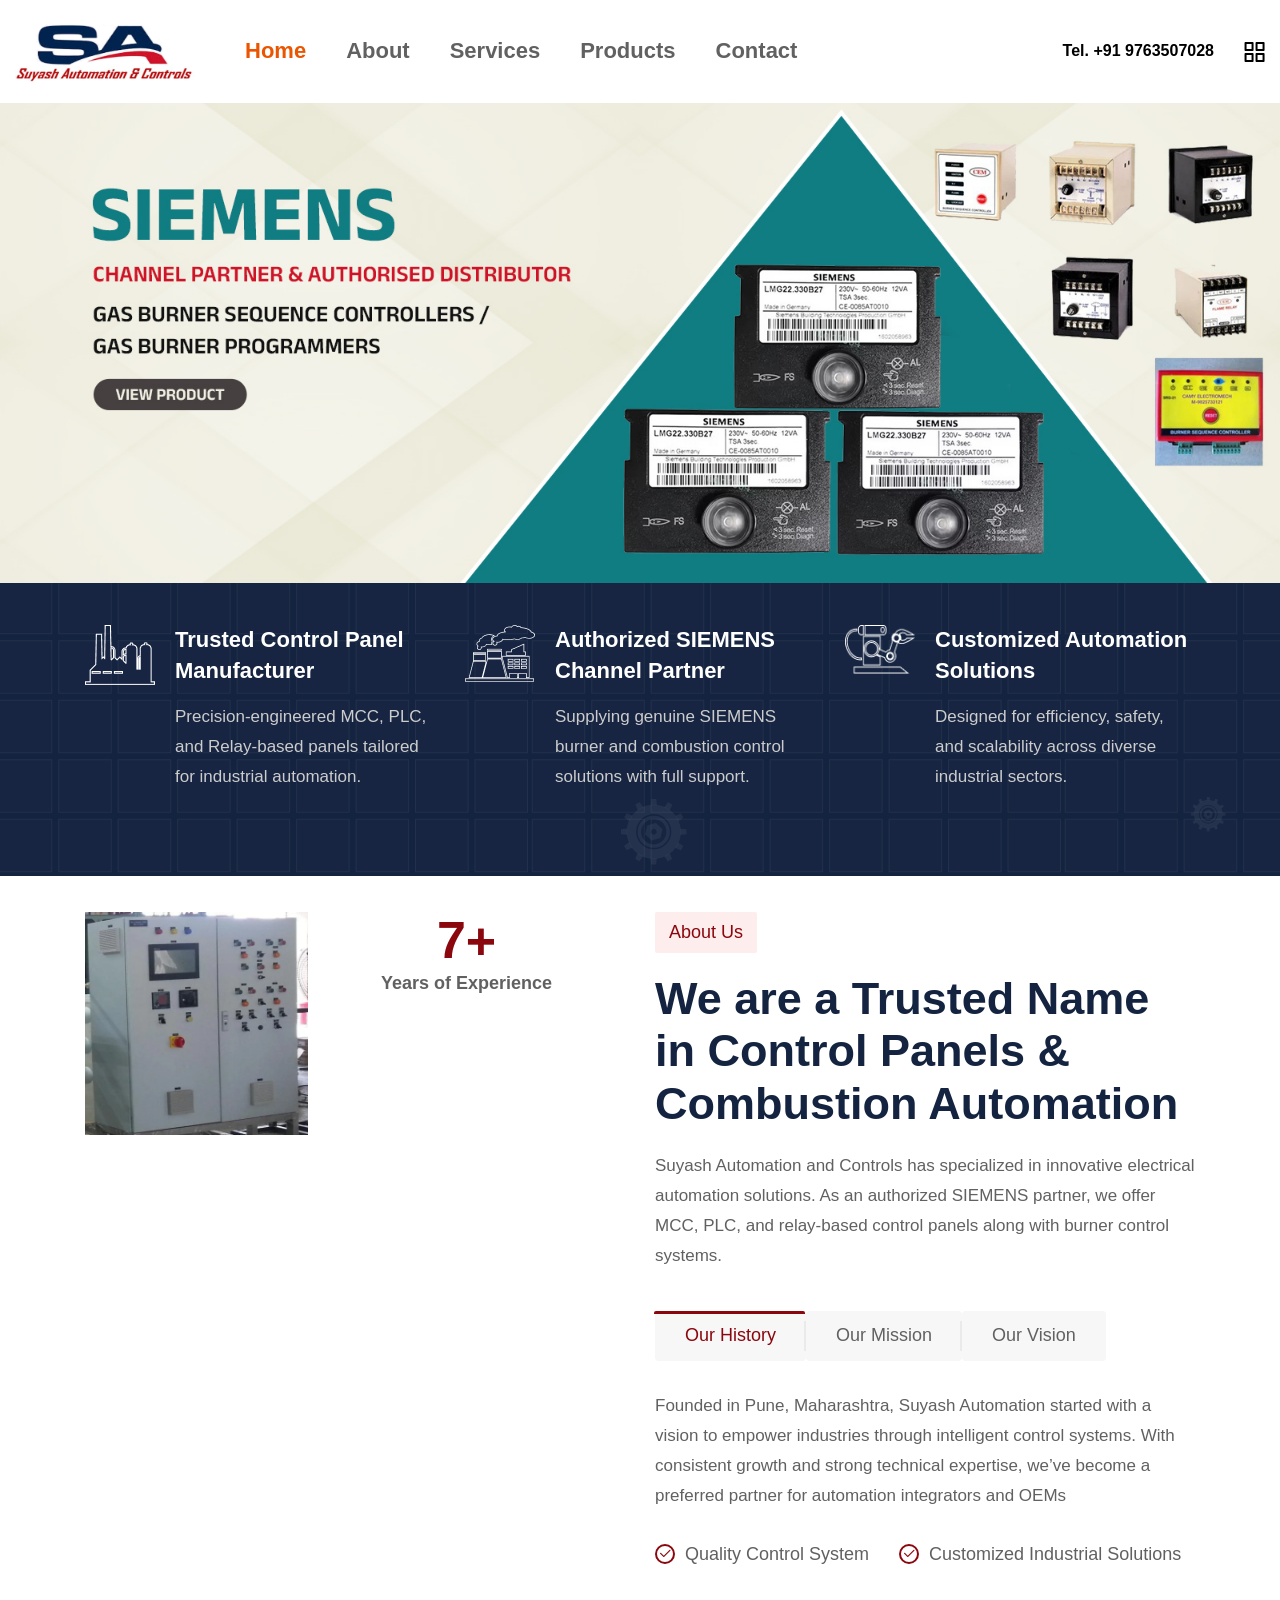
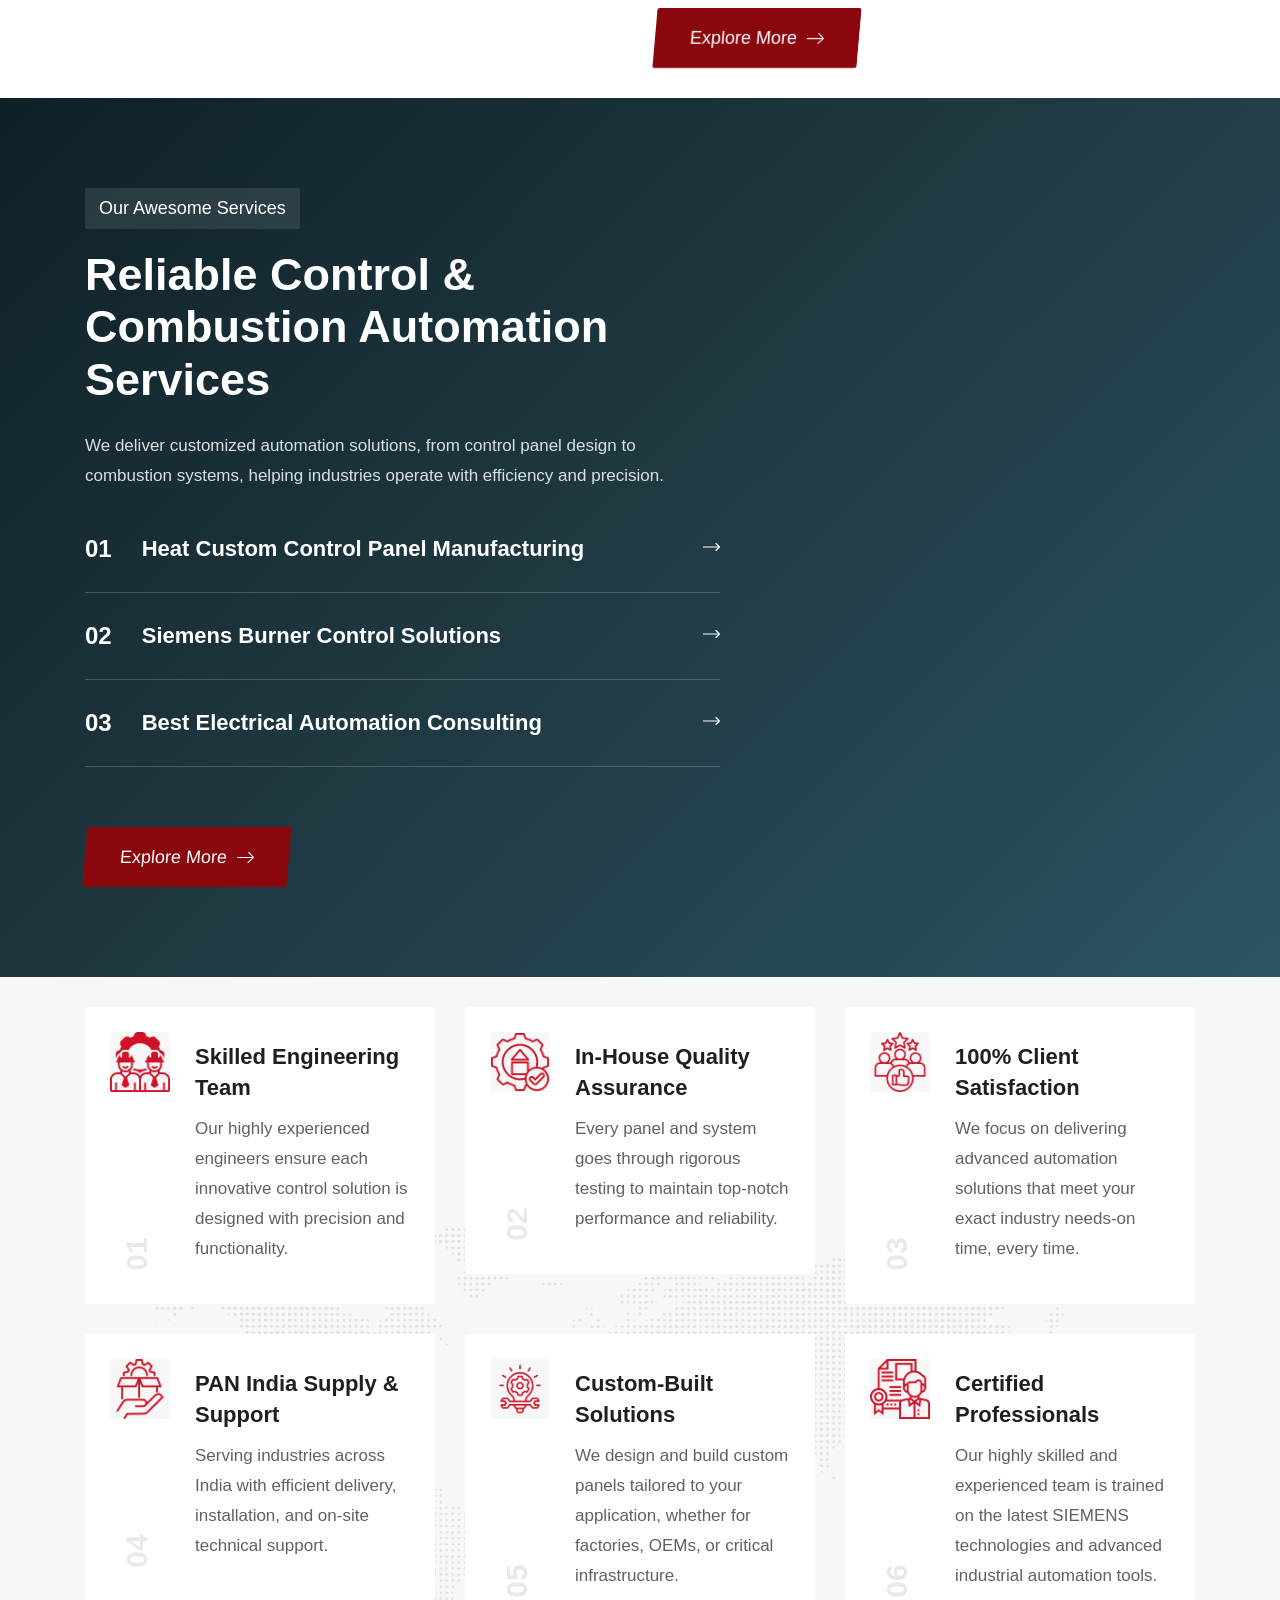
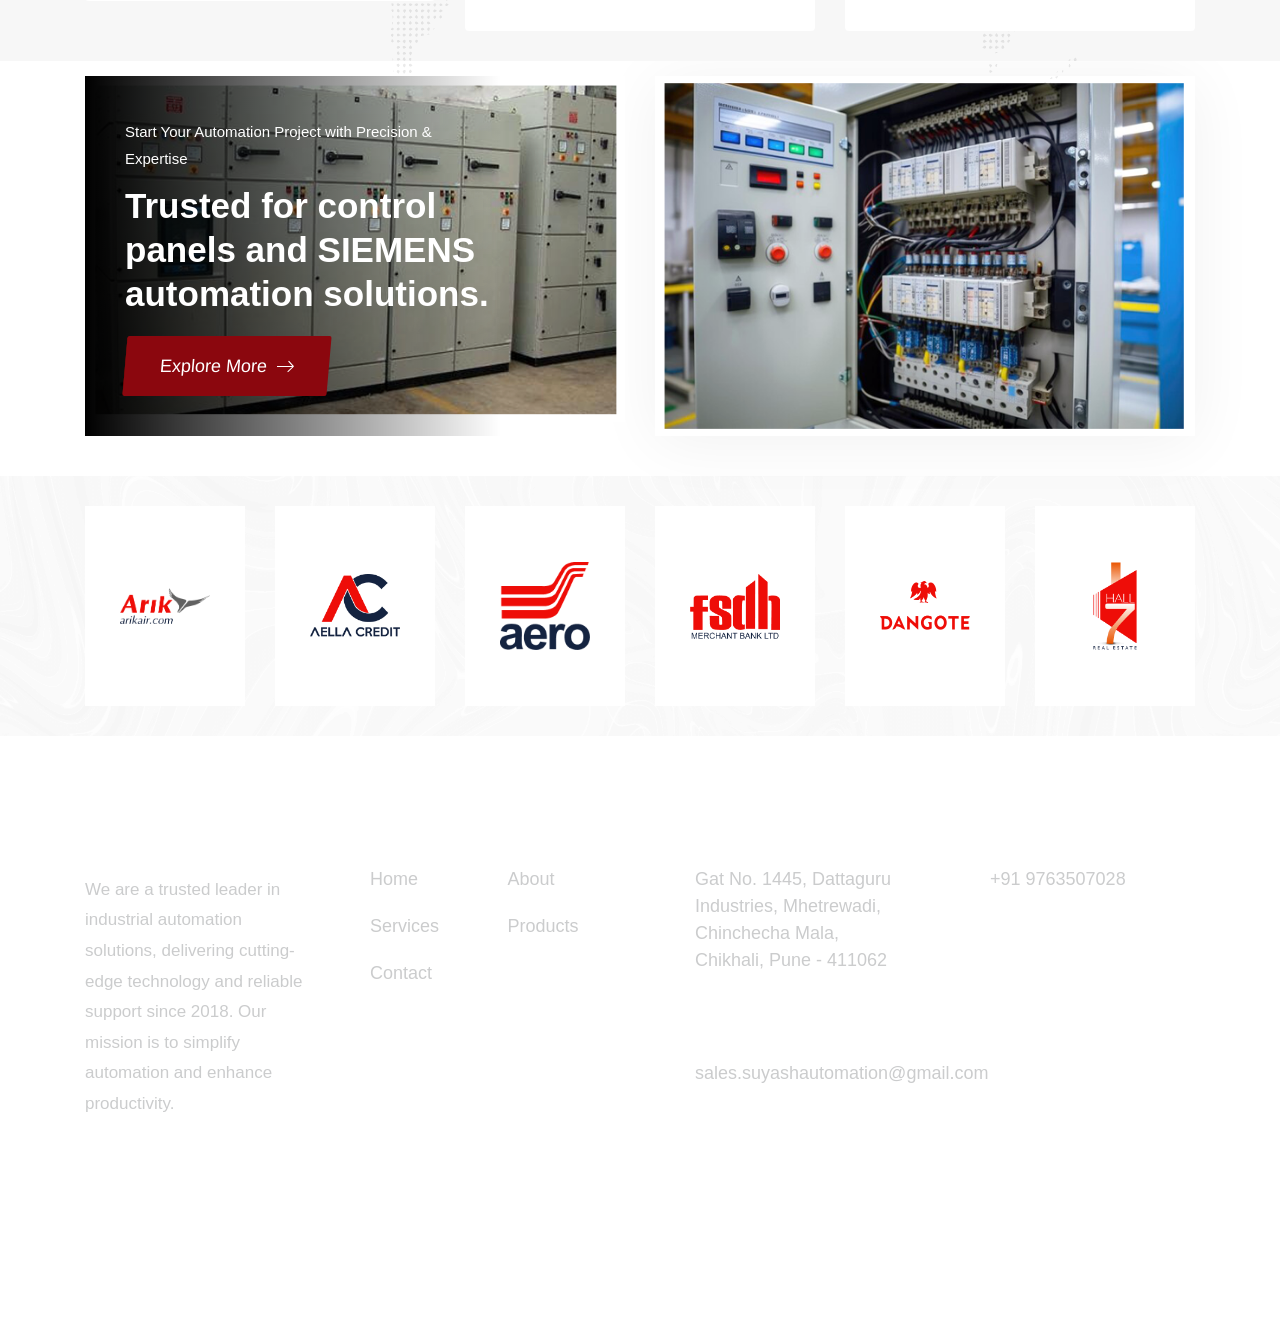
<file: index.html>
<!doctype html>
<html class="no-js" lang="zxx">

<!-- Mirrored from industrie.rstheme.com/html/metallurgy.html by HTTrack Website Copier/3.x [XR&CO'2014], Mon, 28 Jul 2025 06:25:48 GMT -->
<meta charset="utf-8">
<meta http-equiv="x-ua-compatible" content="ie=edge">
<title>Suyash Automation and Controls</title>
<meta name="description" content="Suyash Automation and Controls">
<meta name="viewport" content="width=device-width, initial-scale=1">
<!-- Place favicon.ico in the root directory -->
<link rel="shortcut icon" type="image/x-icon" href="assets/images/logo/suyash-logo.png">
<!-- CSS here -->
<link rel="stylesheet" href="assets/css/vendor/bootstrap.min.css">
<link rel="stylesheet" href="assets/css/vendor/animate.min.css">
<link rel="stylesheet" href="assets/css/plugins/swiper.min.css">
<link rel="stylesheet" href="assets/css/plugins/nice-select.css">
<link rel="stylesheet" href="assets/css/plugins/nouislider.min.css">
<link rel="stylesheet" href="assets/css/vendor/magnific-popup.css">
<link rel="stylesheet" href="assets/css/vendor/odometer.min.css">
<link rel="stylesheet" href="assets/css/vendor/fontawesome-pro.css">
<link rel="stylesheet" href="assets/css/vendor/spacing.css">
<link rel="stylesheet" href="assets/css/vendor/remixicon.css">
<link rel="stylesheet" href="assets/css/main.css">

<body class="rs-smoother-yes rtl">


    <!-- preloader start -->
    <!-- <div id="pre-load">
        <div id="loader" class="loader">
            <div class="loader-container has-theme-red">
                <div class="loader-icon"><img src="assets/images/logo/suyash-logo.png" alt=""></div>
            </div>
        </div>
    </div> -->
    <!-- preloader end -->

    <!-- preloader start -->

    <!-- <div id="rs-mouse">
        <div id="cursor-ball"></div>
    </div> -->

    <!-- preloader end -->

    <!-- Header area start -->
    <header>
        <div class="rs-header-area rs-header-two bg-white  has-border" id="header-sticky">
            <div class="container-fluid">
                <div class="rs-header-inner">
                    <div class="rs-header-left">
                        <div class="rs-header-logo">
                            <a href=""><img src="assets/images/logo/suyash-logo.png" alt="logo"></a>
                        </div>
                    </div>
                    <div class="rs-header-menu">
                        <nav id="mobile-menu" class="main-menu">
                            <ul class="multipage-menu">
                                <li class="menu-item">
                                    <a href="index.html">Home</a>
                                    <!-- <ul class="submenu last-children">
                                        <li class="menu-item-has-children has-arrow">
                                            <a href="#">Multipages</a>
                                            <ul class="submenu">
                                                <li><a href="index.html">Industry</a></li>
                                                <li><a href="red-engineering.html">Red Engineering</a></li>
                                                <li><a href="blue-construction.html">Blue Construction</a></li>
                                                <li><a href="metallurgy.html">Metallurgy</a></li>
                                                <li><a href="orange-construction.html">Orange construction</a></li>
                                                <li><a href="laboratory.html">Laboratory</a></li>
                                                <li><a href="renewable-energy.html">Renewable Energy</a></li>
                                                <li><a href="oil-gas.html">Oil & Gas</a></li>
                                                <li><a href="factory.html">Factory</a></li>
                                                <li><a href="robotic.html">Robotic</a></li>
                                                <li><a href="architecture.html">Architecture</a></li>
                                                <li><a href="manufacturing.html">Manufacturing</a></li>
                                            </ul>
                                        </li>
                                        <li class="menu-item-has-children has-arrow">
                                            <a href="javascript:void(0)">Onepages</a>
                                            <ul class="submenu">
                                                <li><a href="industrie-one-page.html">Industrie Onepage</a></li>
                                                <li><a href="red-engineering-one-page.html">Engineering Onepage</a></li>
                                                <li><a href="blue-construction-one-page.html">Blue Construct Onepage</a></li>
                                                <li><a href="metallurgy-one-page.html">Metallurgy Onepage</a></li>
                                                <li><a href="orange-construction-one-page.html">Construction Onepage</a></li>
                                                <li><a href="laboratory-one-page.html">Laboratory Onepage</a></li>
                                                <li><a href="renewable-energy-one-page.html"> Energy Onepage</a></li>
                                                <li><a href="oil-gas-one-page.html">Oil Gas Onepage</a></li>
                                                <li><a href="factory-one-page.html">Factory Onepage</a></li>
                                                <li><a href="robotic-one-page.html">Robotic Onepage</a></li>
                                                <li><a href="architecture-one-page.html">Architecture Onepage</a></li>
                                                <li><a href="manufacturing-one-page.html">Manufacturing Onepage</a></li>
                                            </ul>
                                        </li>
                                    </ul> -->
                                </li>
                                <!-- about menu -->
                                <li class="menu-item">
                                    <a href="">About</a>
                                    
                                </li>
                                <!-- page menu -->
                                <li class="menu-item">
                                    <a href="">Services</a>
                                    <!-- <ul class="submenu last-children">
                                        <li class=" has-arrow">
                                            <a href="javascript:void(0)">Services</a>
                                            <ul class="submenu">
                                                <li><a href="services.html">Services</a></li>
                                                <li><a href="services-details.html">Services Details</a></li>
                                            </ul>
                                        </li>
                                        <li class=" has-arrow">
                                            <a href="javascript:void(0)">Team</a>
                                            <ul class="submenu">
                                                <li><a href="team.html">Team</a></li>
                                                <li><a href="team-details.html">Team Details</a></li>
                                            </ul>
                                        </li>
                                        <li class=" has-arrow">
                                            <a href="javascript:void(0)">Project</a>
                                            <ul class="submenu">
                                                <li><a href="portfolio.html">Project</a></li>
                                                <li><a href="portfolio-details.html">Project Details</a></li>
                                            </ul>
                                        </li>
                                        <li>
                                            <a href="pricing.html">Pricing Plan</a>
                                        </li>
                                        <li class=" has-arrow">
                                            <a href="shop.html">Shop</a>
                                            <ul class="submenu">
                                                <li><a href="shop.html">Product</a></li>
                                                <li><a href="shop-details.html">Product Details</a></li>
                                                <li><a href="checkout.html">Checkout</a></li>
                                                <li><a href="cart.html">Cart</a></li>
                                            </ul>
                                        </li>
                                        <li>
                                            <a href="faq.html">Faq</a>
                                        </li>
                                        <li>
                                            <a href="appointment.html">Appointment</a>
                                        </li>
                                    </ul> -->
                                </li>
                                <!-- elements menu -->
                                <li class="has-mega-menu menu-item">
                                    <a href="">Products</a>
                                    <!-- <ul class="mega-menu mega-grid">
                                        <li>
                                            <a href="#" class="title">Elements Layout</a>
                                            <ul>
                                                <li><a href="elements-features.html">Features</a></li>
                                                <li><a href="elements-advance-tab.html">Advance Tab</a></li>
                                                <li><a href="elements-work-process.html">Work Process</a></li>
                                                <li><a href="elements-counter.html">Counter</a></li>
                                                <li><a href="elements-gsap.html">GSAP</a></li>
                                            </ul>
                                        </li>
                                       
                                       
                                    </ul> -->
                                </li>

                                <!-- <li class="menu-item-has-children">
                                    <a href="javascript:void(0)">Blog</a>
                                    <ul class="submenu last-children">
                                        <li>
                                            <a href="blog.html">Blog</a>
                                        </li>
                                        <li>
                                            <a href="blog-details.html">Blog Details</a>
                                        </li>
                                    </ul>
                                </li> -->
                                <li class="menu-item">
                                    <a href="">Contact</a>
                                    
                                </li>
                            </ul>
                        </nav>
                    </div>
                    <div class="rs-header-right text-dark">
                        <!-- call start -->
                        <div class="rs-header-call">
                            <h6><a href="tel:9763507028">Tel. +91 9763507028</a></h6>
                        </div>
                        <!-- call end -->

                        <!-- search start -->
                        <!-- <div class="rs-header-search-wrapper">
                            <div class="rs-header-search-icon has-theme-red">
                                <i class="ri-close-fill has-close"></i>
                                <i class="ri-search-line has-search"></i>
                            </div>
                            <form id="contact-form" class="rs-header-search-inner rs-stickys-form" action="https://industrie.rstheme.com/html/assets/mailer.php" method="POST">
                                <div class="rs-header-search">
                                    <input type="text" placeholder="Searching...">
                                    <button type="submit"><i class="ri-search-line"></i></button>
                                </div>
                            </form>
                        </div> -->
                        <!-- search end -->

                        <!-- sidebar start -->
                        <div class="rs-header-hamburger has-theme-red">
                            <div class="sidebar-toggle">
                                <a class="bar-icon" href="javascript:void(0)" aria-label="Toggle Sidebar">

                                    <svg xmlns="http://www.w3.org/2000/svg" width="21" height="20" viewBox="0 0 21 20" fill="none">
                                        <path d="M8.55566 11H1.55566C1.29045 11 1.03609 11.1054 0.848557 11.2929C0.661021 11.4804 0.555664 11.7348 0.555664 12V19C0.555664 19.2652 0.661021 19.5196 0.848557 19.7071C1.03609 19.8946 1.29045 20 1.55566 20H8.55566C8.82088 20 9.07523 19.8946 9.26277 19.7071C9.45031 19.5196 9.55566 19.2652 9.55566 19V12C9.55566 11.7348 9.45031 11.4804 9.26277 11.2929C9.07523 11.1054 8.82088 11 8.55566 11ZM7.55566 18H2.55566V13H7.55566V18ZM19.5557 0H12.5557C12.2904 0 12.0361 0.105357 11.8486 0.292893C11.661 0.48043 11.5557 0.734784 11.5557 1V8C11.5557 8.26522 11.661 8.51957 11.8486 8.70711C12.0361 8.89464 12.2904 9 12.5557 9H19.5557C19.8209 9 20.0752 8.89464 20.2628 8.70711C20.4503 8.51957 20.5557 8.26522 20.5557 8V1C20.5557 0.734784 20.4503 0.48043 20.2628 0.292893C20.0752 0.105357 19.8209 0 19.5557 0ZM18.5557 7H13.5557V2H18.5557V7ZM19.5557 11H12.5557C12.2904 11 12.0361 11.1054 11.8486 11.2929C11.661 11.4804 11.5557 11.7348 11.5557 12V19C11.5557 19.2652 11.661 19.5196 11.8486 19.7071C12.0361 19.8946 12.2904 20 12.5557 20H19.5557C19.8209 20 20.0752 19.8946 20.2628 19.7071C20.4503 19.5196 20.5557 19.2652 20.5557 19V12C20.5557 11.7348 20.4503 11.4804 20.2628 11.2929C20.0752 11.1054 19.8209 11 19.5557 11ZM18.5557 18H13.5557V13H18.5557V18ZM8.55566 0H1.55566C1.29045 0 1.03609 0.105357 0.848557 0.292893C0.661021 0.48043 0.555664 0.734784 0.555664 1V8C0.555664 8.26522 0.661021 8.51957 0.848557 8.70711C1.03609 8.89464 1.29045 9 1.55566 9H8.55566C8.82088 9 9.07523 8.89464 9.26277 8.70711C9.45031 8.51957 9.55566 8.26522 9.55566 8V1C9.55566 0.734784 9.45031 0.48043 9.26277 0.292893C9.07523 0.105357 8.82088 0 8.55566 0ZM7.55566 7H2.55566V2H7.55566V7Z" fill="#616161"></path>
                                    </svg>
                                </a>
                            </div>
                        </div>
                        <!-- sidebar end -->
                    </div>
                </div>
            </div>
        </div>
    </header>
    <!-- Header area end -->

    <!-- Offcanvas area start -->
    <!-- <div class="fix">
        <div class="offcanvas-area has-theme-red" data-lenis-prevent>
            <div class="offcanvas-wrapper">
                <div class="offcanvas-content">
                    <div class="offcanvas-top d-flex justify-content-between align-items-center mb-25">
                        <div class="offcanvas-logo">
                            <a href=""><img src="assets/images/logo/suyash-logo.png" alt="logo"></a>
                        </div>
                        <div class="offcanvas-close">
                            <button class="offcanvas-close-icon animation--flip">
                                <span class="offcanvas-m-lines">
                                <span class="offcanvas-m-line line--1"></span><span
                                    class="offcanvas-m-line line--2"></span><span
                                    class="offcanvas-m-line line--3"></span>
                                </span>
                            </button>
                        </div>
                    </div>
                    <div class="offcanvas-about mb-30 d-none d-sm-block">
                        <p>We are Manufacturer, Supplier of Electrical Control Panels, PLC Control Panels, Control Panel Accessories. Also, we are Authorized Channel partner for “SIEMENS LTD” Building technology - Combustion products
                    </div>
                    <div class="offcanvas-gallery d-none d-sm-block">
                        <div class="offcanvas-gallery-thumb-wrapper">
                            <div class="offcanvas-popup-thumb">
                                <a class="popup-image" >
                                    <img src="assets/images/gallery/gallery-thumb-01.png" alt="image">
                                </a>
                            </div>
                            <div class="offcanvas-popup-thumb">
                                <a class="popup-image" href="assets/images/gallery/gallery-thumb-02.png">
                                    <img src="assets/images/gallery/gallery-thumb-02.png" alt="image">
                                </a>
                            </div>
                            <div class="offcanvas-popup-thumb">
                                <a class="popup-image" href="assets/images/gallery/gallery-thumb-03.png">
                                    <img src="assets/images/gallery/gallery-thumb-03.png" alt="image">
                                </a>
                            </div>
                            <div class="offcanvas-popup-thumb">
                                <a class="popup-image" href="assets/images/gallery/gallery-thumb-04.png">
                                    <img src="assets/images/gallery/gallery-thumb-04.png" alt="image">
                                </a>
                            </div>
                            <div class="offcanvas-popup-thumb">
                                <a class="popup-image" href="assets/images/gallery/gallery-thumb-05.png">
                                    <img src="assets/images/gallery/gallery-thumb-05.png" alt="image">
                                </a>
                            </div>
                            <div class="offcanvas-popup-thumb">
                                <a class="popup-image" href="assets/images/gallery/gallery-thumb-01.png">
                                    <img src="assets/images/gallery/gallery-thumb-01.png" alt="image">
                                </a>
                            </div>
                        </div>
                    </div>
                    <div class="mobile-menu">
                        <div class="rs-offcanvas-menu mb-25">
                            <nav></nav>
                        </div>
                    </div>
                    <div class="offcanvas-contact mb-30">
                        <h4 class="offcanvas-title-meta">Contact Info</h4>
                        <ul>
                            <li class="d-flex align-items-center gap-15">
                                <div class="offcanvas-contact-icon">
                                    <svg xmlns="http://www.w3.org/2000/svg" width="14" height="18" viewBox="0 0 14 18" fill="none">
                                        <path d="M11.8768 9.68475C11.3059 10.835 10.5331 11.9818 9.74128 13.0109C8.95198 14.0368 8.15999 14.9249 7.5643 15.5572C7.48514 15.6412 7.40956 15.7206 7.33802 15.7951C7.26648 15.7206 7.1909 15.6412 7.11174 15.5572C6.51605 14.9249 5.72406 14.0368 4.93476 13.0109C4.14299 11.9818 3.37019 10.835 2.79925 9.68475C2.22242 8.52266 1.89032 7.43373 1.89032 6.5C1.89032 3.50846 4.32934 1.08333 7.33802 1.08333C10.3467 1.08333 12.7857 3.50846 12.7857 6.5C12.7857 7.43373 12.4536 8.52266 11.8768 9.68475ZM7.33802 17.3333C7.33802 17.3333 13.8753 11.1732 13.8753 6.5C13.8753 2.91015 10.9484 0 7.33802 0C3.7276 0 0.800781 2.91015 0.800781 6.5C0.800781 11.1732 7.33802 17.3333 7.33802 17.3333Z" fill="#6D6D6D"></path>
                                        <path d="M7.33802 8.66667C6.13455 8.66667 5.15894 7.69662 5.15894 6.5C5.15894 5.30338 6.13455 4.33333 7.33802 4.33333C8.54149 4.33333 9.5171 5.30338 9.5171 6.5C9.5171 7.69662 8.54149 8.66667 7.33802 8.66667ZM7.33802 9.75C9.14323 9.75 10.6066 8.29492 10.6066 6.5C10.6066 4.70507 9.14323 3.25 7.33802 3.25C5.53281 3.25 4.0694 4.70507 4.0694 6.5C4.0694 8.29492 5.53281 9.75 7.33802 9.75Z" fill="#6D6D6D"></path>
                                    </svg>
                                </div>
                                <div class="offcanvas-contact-text">
                                    <a href="#"> Gat No. 1445, Dattaguru Industries, Mhetrewadi,Chinchecha Mala <br>
                                    Chikhali,  Pune - 411062
                                        </a>
                                </div>
                            </li>
                            <li class="d-flex align-items-center gap-15">
                                <div class="offcanvas-contact-icon">
                                    <svg xmlns="http://www.w3.org/2000/svg" width="16" height="16" viewBox="0 0 16 16" fill="none">
                                        <path d="M3.65387 1.32849C3.40343 1.00649 2.92745 0.976861 2.639 1.26531L1.60508 2.29923C1.1216 2.78271 0.94387 3.46766 1.1551 4.06847C2.00338 6.48124 3.39215 8.74671 5.32272 10.6773C7.25329 12.6078 9.51876 13.9966 11.9315 14.8449C12.5323 15.0561 13.2173 14.8784 13.7008 14.3949L14.7347 13.361C15.0231 13.0726 14.9935 12.5966 14.6715 12.3461L12.3653 10.5524C12.2008 10.4245 11.9866 10.3793 11.7845 10.4298L9.59541 10.9771C9.00082 11.1257 8.37183 10.9515 7.93845 10.5181L5.48187 8.06155C5.04849 7.62817 4.87427 6.99919 5.02292 6.40459L5.57019 4.21553C5.62073 4.01336 5.57552 3.79918 5.44758 3.63468L3.65387 1.32849ZM1.88477 0.511076C2.62689 -0.231039 3.8515 -0.154797 4.49583 0.673634L6.28954 2.97983C6.6187 3.40304 6.73502 3.95409 6.60498 4.47423L6.05772 6.66329C5.99994 6.8944 6.06766 7.13888 6.2361 7.30732L8.69268 9.7639C8.86113 9.93235 9.1056 10.0001 9.33671 9.94229L11.5258 9.39502C12.0459 9.26499 12.597 9.3813 13.0202 9.71047L15.3264 11.5042C16.1548 12.1485 16.231 13.3731 15.4889 14.1152L14.455 15.1492C13.7153 15.8889 12.6089 16.2137 11.5778 15.8512C9.01754 14.9511 6.61438 13.4774 4.56849 11.4315C2.5226 9.38562 1.04895 6.98246 0.148838 4.42225C-0.213682 3.39112 0.11113 2.28472 0.85085 1.545L1.88477 0.511076Z" fill="#6D6D6D"></path>
                                        <path d="M11 0.5C11 0.223858 11.2239 0 11.5 0H15.5C15.7761 0 16 0.223858 16 0.5V4.5C16 4.77614 15.7761 5 15.5 5C15.2239 5 15 4.77614 15 4.5V1.70711L10.8536 5.85355C10.6583 6.04882 10.3417 6.04882 10.1464 5.85355C9.95118 5.65829 9.95118 5.34171 10.1464 5.14645L14.2929 1H11.5C11.2239 1 11 0.776142 11 0.5Z" fill="#6D6D6D"></path>
                                    </svg>
                                </div>
                                <div class="offcanvas-contact-text">
                                    <a href="tel:+12346691234"> +91 9763507028 </a>
                                </div>
                            </li>
                            <li class="d-flex align-items-center gap-15">
                                <div class="offcanvas-contact-icon">
                                    <svg xmlns="http://www.w3.org/2000/svg" width="16" height="16" viewBox="0 0 16 16" fill="none">
                                        <path d="M2 2C0.895431 2 0 2.89543 0 4V12L2.58386e-05 12.0103C0.00555998 13.1101 0.898859 14 2 14H7.5C7.77614 14 8 13.7761 8 13.5C8 13.2239 7.77614 13 7.5 13H2C1.53715 13 1.14774 12.6855 1.03376 12.2586L6.67417 8.7876L8 9.5831L15 5.3831V8.5C15 8.77614 15.2239 9 15.5 9C15.7761 9 16 8.77614 16 8.5V4C16 2.89543 15.1046 2 14 2H2ZM5.70808 8.20794L1 11.1052V5.3831L5.70808 8.20794ZM1 4.2169V4C1 3.44772 1.44772 3 2 3H14C14.5523 3 15 3.44772 15 4V4.2169L8 8.4169L1 4.2169Z" fill="#6D6D6D"></path>
                                        <path d="M14.2467 14.2686C15.2567 14.2686 15.8339 13.4116 15.8339 12.2442V12.0344C15.8339 10.4297 14.6402 9 12.5197 9H12.4847C10.421 9 9 10.3598 9 12.4322V12.6465C9 14.8195 10.4385 16 12.3579 16H12.4016C12.9963 16 13.4204 15.9257 13.639 15.8251V15.0949C13.3941 15.2042 12.9656 15.2742 12.4585 15.2742H12.4147C11.0812 15.2742 9.84385 14.4872 9.84385 12.6202V12.4628C9.84385 10.8057 10.9019 9.73891 12.4847 9.73891H12.524C14.0587 9.73891 15.0075 10.7883 15.0075 12.065V12.183C15.0075 13.158 14.6839 13.5734 14.3691 13.5734C14.1374 13.5734 13.9582 13.4247 13.9582 13.1537V10.9631H13.0531V11.5315H13.0225C12.9394 11.2342 12.6552 10.9019 12.0693 10.9019C11.2911 10.9019 10.8101 11.4572 10.8101 12.3011V12.8301C10.8101 13.722 11.2998 14.2642 12.0693 14.2642C12.5415 14.2642 12.9656 14.0369 13.0837 13.6215H13.1274C13.2455 14.0412 13.7439 14.2686 14.2467 14.2686ZM11.7939 12.6814V12.4541C11.7939 11.9076 12.0212 11.6627 12.3666 11.6627C12.664 11.6627 12.9394 11.8551 12.9394 12.371V12.7383C12.9394 13.3111 12.6858 13.4816 12.3754 13.4816C12.0212 13.4816 11.7939 13.2673 11.7939 12.6814Z" fill="#6D6D6D"></path>
                                    </svg>
                                </div>
                                <div class="offcanvas-contact-text">
                                    <a href="mailto:info@gmail.com">sales.suyashautomation@gmail.com</a>
                                </div>
                            </li>
                        </ul>
                    </div>
                    <div class="offcanvas-social">
                        <h4 class="offcanvas-title-meta">Subscribe & Follow</h4>
                        <ul>
                            <li><a href="#"><i class="fab fa-facebook-f"></i></a></li>
                            <li><a href="#"><i class="fab fa-instagram"></i></a></li>
                            <li><a href="#"><i class="fab fa-linkedin"></i></a></li>
                        </ul>
                    </div>
                </div>
            </div>
        </div>
    </div> -->
    <div class="offcanvas-overlay"></div>
    <div class="offcanvas-overlay-white"></div>
    <!-- Offcanvas area start -->

    <!-- Body main wrapper start -->
    <main>

        <!-- banner area start -->
        <!-- <section class="rs-banner-area rs-banner-four p-relative rs-swiper">
            <div class="rs-banner-stroke-text">
                <span>Metal</span>
            </div>
            <div class="rs-banner-slider-wrapper">
                <div class="swiper" data-clone-slides="false" data-loop="true" data-speed="2000" data-autoplay="true" data-dots-dynamic="false" data-hover-pause="true" data-effect="fade" data-delay="1000" data-item="1" data-item-xl="1" data-item-lg="1" data-item-md="1" data-item-sm="1" data-item-xs="1" data-item-mobile="1" data-margin="30" data-margin-xl="30" data-margin-lg="30" data-margin-md="30" data-margin-sm="30" data-margin-xs="30" data-margin-mobile="30">
                    <div class="swiper-wrapper">
                        <div class="swiper-slide">
                            <div class="rs-banner-item-wrapper">
                                <div class="rs-banner-bg-thumb" data-background="assets/images/bg/banner-bg-05.png">
                                </div>
                                <div class="container">
                                    <div class="row">
                                        <div class="col-xxl-8 col-xl-10 col-lg-11">
                                            <div class="rs-banner-item">
                                                <div class="rs-banner-content">
                                                    <span class="rs-banner-subtitle">
                                          Empowering Industries with Smart Automation
                                       </span>
                                                    <h1 class="rs-banner-title">Industrial Automation & Control Panel Experts
                                                    </h1>
                                                    <div class="rs-banner-descrip">
                                                        <p>We solve worldwide industrial every problem, the heart of global landscape
                                                            the industry stands multidimensional was progress</p>
                                                    </div>
                                                    <div class="rs-banner-btn">
                                                        <a class="rs-btn has-theme-red has-icon has-bg has-skew" href="contact.html">Explore
                                                             Our Products
                                                            <span class="icon-box">
                                                <svg class="icon-first" xmlns="http://www.w3.org/2000/svg"
                                                   viewBox="0 0 32 32">
                                                   <path
                                                      d="M31.71,15.29l-10-10L20.29,6.71,28.59,15H0v2H28.59l-8.29,8.29,1.41,1.41,10-10A1,1,0,0,0,31.71,15.29Z">
                                                   </path>
                                                </svg>
                                                <svg class="icon-second" xmlns="http://www.w3.org/2000/svg"
                                                   viewBox="0 0 32 32">
                                                   <path
                                                      d="M31.71,15.29l-10-10L20.29,6.71,28.59,15H0v2H28.59l-8.29,8.29,1.41,1.41,10-10A1,1,0,0,0,31.71,15.29Z">
                                                   </path>
                                                </svg>
                                             </span>
                                                        </a>
                                                    </div>
                                                </div>
                                            </div>
                                        </div>
                                    </div>
                                </div>
                            </div>
                        </div>
                        <div class="swiper-slide">
                            <div class="rs-banner-item-wrapper">
                                <div class="rs-banner-bg-thumb" data-background="assets/images/bg/banner-bg-06.png">
                                </div>
                                <div class="container">
                                    <div class="row">
                                        <div class="col-xxl-8 col-xl-10 col-lg-11">
                                            <div class="rs-banner-item">
                                                <div class="rs-banner-content">
                                                    <span class="rs-banner-subtitle">
                                           Authorized SIEMENS Channel Partner | Since 2018

                                       </span>
                                                    <h1 class="rs-banner-title">Reliable Automation & Control Panel Solutions
                                                     </h1>
                                                    <div class="rs-banner-descrip">
                                                        <p>Delivering smart, cost-effective control panels and combustion systems tailored for industrial excellence — trusted by leading manufacturers across India.

                                                        </p>
                                                    </div>
                                                    <div class="rs-banner-btn">
                                                        <a class="rs-btn has-theme-red has-icon has-bg has-skew" href="contact.html">Explore
                                                             Our Products
                                                            <span class="icon-box">
                                                <svg class="icon-first" xmlns="http://www.w3.org/2000/svg"
                                                   viewBox="0 0 32 32">
                                                   <path
                                                      d="M31.71,15.29l-10-10L20.29,6.71,28.59,15H0v2H28.59l-8.29,8.29,1.41,1.41,10-10A1,1,0,0,0,31.71,15.29Z">
                                                   </path>
                                                </svg>
                                                <svg class="icon-second" xmlns="http://www.w3.org/2000/svg"
                                                   viewBox="0 0 32 32">
                                                   <path
                                                      d="M31.71,15.29l-10-10L20.29,6.71,28.59,15H0v2H28.59l-8.29,8.29,1.41,1.41,10-10A1,1,0,0,0,31.71,15.29Z">
                                                   </path>
                                                </svg>
                                             </span>
                                                        </a>
                                                    </div>
                                                </div>
                                            </div>
                                        </div>
                                    </div>
                                </div>
                            </div>
                        </div>
                    </div>
                  
                    <div class="rs-banner-navigation">
                        <button class="swiper-button-prev rs-swiper-btn has-theme-red"><i
                        class="fa-regular fa-arrow-left"></i></button>
                        <button class="swiper-button-next rs-swiper-btn has-theme-red"><i
                        class="fa-regular fa-arrow-right"></i></button>
                    </div>
                   
                    <div class="rs-banner-pagination d-block d-md-none">
                        <div class="swiper-pagination rs-pagination has-theme-red"></div>
                    </div>
                </div>
            </div>
        </section> -->
         <!-- <div id="carouselExampleControls" class="carousel slide" data-bs-ride="carousel">
  <div class="carousel-inner">
    <div class="carousel-item active">
      <img src="assets/images/home/Suyash Web Banner 03.jpg" class="d-block w-100" alt="...">
    </div>
    <div class="carousel-item">
      <img src="assets/images/home/Suyash Web Banner 03.jpg" class="d-block w-100" alt="...">
    </div>
    <div class="carousel-item">
      <img src="assets/images/home/Suyash Web Banner 03.jpg" class="d-block w-100" alt="...">
    </div>
  </div>
  <button class="carousel-control-prev" type="button" data-bs-target="#carouselExampleControls" data-bs-slide="prev">
    <span class="carousel-control-prev-icon" aria-hidden="true"></span>
    <span class="visually-hidden">Previous</span>
  </button>
  <button class="carousel-control-next" type="button" data-bs-target="#carouselExampleControls" data-bs-slide="next">
    <span class="carousel-control-next-icon" aria-hidden="true"></span>
    <span class="visually-hidden">Next</span>
  </button>
</div>
        -->
        <!-- banner area end -->


<!-- 
  <style>
    .banner {
      display: flex;
      align-items: center;
      justify-content: space-between;
      padding: 100px;

      flex-wrap: wrap;
      padding-top: 10px;
      padding-bottom: 200px;
      background: linear-gradient(to right, #272727, #ffffff);
      background-image: url(./assets/images/Suyash\ Banner.jpg);

    }

    .banner-content {
      flex: 1 1 50%;
      max-width: 600px;
          padding-top: 150px;
    }

    .banner-content h1 {
      color: #0c152d;
      font-size: 48px;
      margin: 0;
    }

    .banner-content h3 {
      color: #8b0812;
      font-size: 20px;
      margin: 15px 0;
      font-weight: bold;
    }

    .banner-content p {
      font-size: 18px;
      color: black;
      margin: 8px 0;
    }

    .buttons {
      margin-top: 20px;
    }

    .buttons a {
      display: inline-block;
      padding: 12px 25px;
      margin-right: 15px;
      text-decoration: none;
      font-size: 16px;
      border-radius: 25px;
      font-weight: bold;
      transition: 0.3s ease;
    }

    .btn-red {
      background: #8b0812;
      color: #fff;
    }

    .btn-red:hover {
      background: #d62828;
    }

    .btn-black {
      background: #333;
      color: #fff;
    }

    .btn-black:hover {
      background: #111;
    }

    /* ✅ Image Slider */
    .banner-image {
      flex: 1 1 40%;
      display: flex;
      justify-content: center;
      overflow: hidden;
      border-radius: 10px;
      max-width: 400px;
    }

    .slider {
      display: flex;
      width: 300%;
      animation: slide 12s infinite;
    }

    .slider img {
      width: 100%;
      height: auto;
      border-radius: 10px;
    }

    @keyframes slide {
      0% { transform: translateX(0%); }
      30% { transform: translateX(0%); }

      35% { transform: translateX(-100%); }
      65% { transform: translateX(-100%); }

      70% { transform: translateX(-200%); }
      100% { transform: translateX(-200%); }
    }

    /* Responsive */
    @media (max-width: 768px) {
      .banner {
        flex-direction: column;
        text-align: center;
        padding: 30px 20px;
      }

      .banner-content h1 {
        font-size: 36px;
      }

      .banner-content h3 {
        font-size: 18px;
      }

      .banner-content p {
        font-size: 16px;
      }

      .buttons a {
        display: block;
        margin: 10px auto;
        width: 70%;
        text-align: center;
      }

      .banner-image {
        margin-top: 20px;
        max-width: 100%;
      }
    }
  </style> -->

   <section class="banner">
    
      <a href="index.html">
  <img src="./assets/images/banner suyash.jpg" alt="Banner" class="banner-img">
</a>

  </section>







<style>
  .white-icon {
    filter: brightness(0) invert(1);
  }
</style>
        <!-- feature area start -->
        <div class="rs-feature-area rs-feature-three">
            <div class="rs-feature-bg-thumb" data-background="assets/images/bg/features-bg-01.png"></div>
            <div class="container">
                <div class="row g-5">
                    <div class="col-xl-4 col-lg-4 col-md-6">
                        <div class="rs-feature-item wow fadeInUp" data-wow-delay=".3s" data-wow-duration="1s">
                            <div class="rs-feature-icon">
                                 <img src="assets/images/icon/feature-icon-04.png" alt="image" class="white-icon">
                            </div>
                            <div class="rs-feature-content">
                                <h5 class="rs-feature-title">Trusted Control Panel Manufacturer</h5>
                                <div class="rs-feature-descrip">
                                    <p>Precision-engineered MCC, PLC, and Relay-based panels tailored for industrial automation.</p>
                                </div>
                            </div>
                        </div>
                    </div>
                    <div class="col-xl-4 col-lg-4 col-md-6">
                        <div class="rs-feature-item wow fadeInUp" data-wow-delay=".5s" data-wow-duration="1s">
                            <div class="rs-feature-icon">
                                <img src="assets/images/icon/feature-icon-05.png" alt="image" class="white-icon">
                            </div>
                            <div class="rs-feature-content">
                                <h5 class="rs-feature-title">Authorized SIEMENS Channel Partner</h5>
                                <div class="rs-feature-descrip">
                                    <p>Supplying genuine SIEMENS burner and combustion control solutions with full support.</p>
                                </div>
                            </div>
                        </div>
                    </div>
                    <div class="col-xl-4 col-lg-4 col-md-6">
                        <div class="rs-feature-item wow fadeInUp" data-wow-delay=".7s" data-wow-duration="1s">
                            <div class="rs-feature-icon">
                                <img src="assets/images/icon/feature-icon-06.png"alt="image" class="white-icon">
                            </div>
                            <div class="rs-feature-content">
                                <h5 class="rs-feature-title">Customized Automation Solutions</h5>
                                <div class="rs-feature-descrip">
                                    <p>Designed for efficiency, safety, and scalability across diverse industrial sectors.</p>
                                </div>
                            </div>
                        </div>
                    </div>
                </div>
            </div>
        </div>
        <!-- feature area end -->

        <!-- about area start -->
        <section class="rs-about-area section-space rs-about-four">
            <div class="container">
                <div class="row g-5">
                    <div class="col-xl-6 col-lg-6">
                        <div class="rs-about-thumb-wrapper">
                            <div class="rs-about-thumb-left-part">
                                <div class="rs-about-thumb">
                                    <img src="assets/images/home/system.webp" alt="image">
                                </div>
                                <!-- <div class="rs-about-video-btn">
                                    <div class="rs-rotate-btn">
                                        <a href="https://www.youtube.com/watch?v=Yue48fUXuqI" class="rs-play-btn popup-video has-theme-red"><i class="ri-play-fill"></i></a>
                                        <div class="rs-circle-title gsap-rotate rs-text-circle-wrapper">
                                            <div class="rs-text-circle" data-rotate-degree="13.33">
                                                Watch Video - Watch Video -
                                            </div>
                                        </div>
                                    </div>
                                </div> -->
                            </div>
                            <div class="rs-about-thumb-right-part">
                                <div class="rs-about-counter">
                                    <div class="rs-counter-inner">
                                        <div class="rs-counter-number-wrapper">
                                            <span class="rs-counter-number odometer" data-count="7">00</span>
                                            <span class="prefix">+</span>
                                        </div>
                                        <span class="rs-counter-title">Years of Experience
                              </span>
                                    </div>
                                </div>
                                <div class="rs-about-thumb has-large-thumb rs-image scroll_reveal reveal_left reveal-active">
                                    <img decoding="async" src="assets/images/home/controls.webp" alt="image">
                                </div>
                            </div>
                        </div>
                    </div>
                    <div class="col-xl-6 col-lg-6">
                        <div class="rs-about-wrapper">
                            <div class="rs-about-content-wrapper">
                                <div class="rs-section-title-wrapper">
                                    <span class="rs-section-subtitle  has-bg-field justify-content-start">
                              About Us
                           </span>
                                    <h2 class="rs-section-title rs-split-text-enable split-in-fade">We are a Trusted Name in Control Panels & Combustion Automation</h2>
                                    <p class="descrip">Suyash Automation and Controls has specialized in innovative electrical automation solutions. As an authorized SIEMENS partner, we offer MCC, PLC, and relay-based control panels along with burner control systems.</p>
                                </div>
                                <div class="rs-about-tab">
                                    <ul class="nav nav-pills" id="pills-tab" role="tablist">
                                        <li class="nav-item" role="presentation">
                                            <button class="nav-link active" id="pills-item-one-tab" data-bs-toggle="pill" data-bs-target="#pills-item-one" type="button" role="tab" aria-controls="pills-item-one" aria-selected="true">
                                                Our History
                                            </button>
                                        </li>
                                        <li class="nav-item" role="presentation">
                                            <button class="nav-link" id="pills-item-two-tab" data-bs-toggle="pill" data-bs-target="#pills-item-two" type="button" role="tab" aria-controls="pills-item-two" aria-selected="false"> Our Mission
                                            </button>
                                        </li>
                                        <li class="nav-item" role="presentation">
                                            <button class="nav-link" id="pills-item-three-tab" data-bs-toggle="pill" data-bs-target="#pills-item-three" type="button" role="tab" aria-controls="pills-item-three" aria-selected="false">
                                                Our Vision
                                            </button>
                                        </li>
                                    </ul>
                                </div>
                                <div class="rs-aobut-tab-content-wrapper">
                                    <div class="tab-content rs-about-tab-anim" id="pills-tabContent">
                                        <div class="tab-pane fade show active" id="pills-item-one" role="tabpanel" aria-labelledby="pills-item-one-tab" tabindex="0">
                                            <div class="rs-about-tab-content">
                                                <p>Founded in Pune, Maharashtra, Suyash Automation started with a vision to empower industries through intelligent control systems. With consistent growth and strong technical expertise, we’ve become a preferred partner for automation integrators and OEMs</p>
                                                <div class="rs-about-feature-list">
                                                    <div class="rs-list-item has-theme-red">
                                                        <ul>
                                                            <li>
                                                                <i class="fa-regular fa-check"></i>
                                                                Quality Control System
                                                            </li>
                                                            <li>
                                                                <i class="fa-regular fa-check"></i>
                                                                Customized Industrial Solutions 
                                                            </li>
                                                        </ul>
                                                    </div>
                                                </div>
                                            </div>
                                        </div>
                                        <div class="tab-pane fade" id="pills-item-two" role="tabpanel" aria-labelledby="pills-item-two-tab" tabindex="0">
                                            <div class="rs-about-tab-content">
                                                <p>To provide cost-effective, precise, and efficient automation solutions while maintaining trust, integrity, and customer satisfaction at every step.</p>
                                                <div class="rs-about-feature-list">
                                                    <div class="rs-list-item has-theme-red">
                                                        <ul>
                                                            <li>
                                                                <i class="fa-regular fa-check"></i>
                                                                Quality Control System
                                                            </li>
                                                            <li>
                                                                <i class="fa-regular fa-check"></i>
                                                                Customized Industrial Solutions
                                                            </li>
                                                        </ul>
                                                    </div>
                                                </div>
                                            </div>
                                        </div>
                                        <div class="tab-pane fade" id="pills-item-three" role="tabpanel" aria-labelledby="pills-item-three-tab" tabindex="0">
                                            <div class="rs-about-tab-content">
                                                <p>To be recognized as a leading Indian automation company by delivering value-driven innovations and forging long-term industry relationships.</p>
                                                <div class="rs-about-feature-list">
                                                    <div class="rs-list-item has-theme-red">
                                                        <ul>
                                                            <li>
                                                                <i class="fa-regular fa-check"></i>
                                                                Quality Control System
                                                            </li>
                                                            <li>
                                                                <i class="fa-regular fa-check"></i>
                                                                Customized Industrial Solutions
                                                            </li>
                                                        </ul>
                                                    </div>
                                                </div>
                                            </div>
                                        </div>
                                    </div>
                                </div>
                                <div class="rs-about-author-info">
                                    <div class="rs-about-btn">
                                        <a class="rs-btn has-theme-red has-icon has-bg has-skew" href="index.html">Explore More
                                            <span class="icon-box">
                                    <svg class="icon-first" xmlns="http://www.w3.org/2000/svg" viewBox="0 0 32 32">
                                       <path
                                          d="M31.71,15.29l-10-10L20.29,6.71,28.59,15H0v2H28.59l-8.29,8.29,1.41,1.41,10-10A1,1,0,0,0,31.71,15.29Z">
                                       </path>
                                    </svg>
                                    <svg class="icon-second" xmlns="http://www.w3.org/2000/svg" viewBox="0 0 32 32">
                                       <path
                                          d="M31.71,15.29l-10-10L20.29,6.71,28.59,15H0v2H28.59l-8.29,8.29,1.41,1.41,10-10A1,1,0,0,0,31.71,15.29Z">
                                       </path>
                                    </svg>
                                 </span>
                                        </a>
                                    </div>
                                    <!-- <div class="rs-about-author">
                                        <div class="rs-about-author-thumb">
                                            <img src="assets/images/user/user-thumb-04.png" alt="image">
                                        </div>
                                        <div class="rs-about-author-sign-thumb">
                                            <img src="assets/images/shape/sign-shape.png" alt="image">
                                        </div>
                                    </div> -->
                                </div>
                            </div>
                        </div>
                    </div>
                </div>
            </div>
        </section>
        <!-- about area end -->
<style>
    .rs-servcies-area {
  position: relative;
  overflow: hidden;
  background: linear-gradient(135deg, #0f2027, #203a43, #2c5364);
  color: white;
}

/* Animated Bubbles Background */
.rs-servcies-area::before {
  content: '';
  position: absolute;
  top: 0; left: 0;
  width: 100%;
  height: 100%;
   background-image: url('https://www.jtspune.com/images/services/3.jpg');
  opacity: 0.1;
  animation: floatBubbles 30s linear infinite;
  z-index: 0;
}

@keyframes floatBubbles {
  0% {
    background-position: 0 0;
  }
  100% {
    background-position: 1000px 1000px;
  }
}

/* Keep content above background */
.rs-servcies-area .container,
.rs-servcies-area .row,
.rs-services-wrapper {
  position: relative;
  z-index: 1;
}

/* Responsive padding if needed */
.rs-servcies-area {
  padding: 60px 20px;
}

</style>
        <!-- services area start -->
        <section class="rs-servcies-area rs-services-four">
            <div class="rs-services-bg-thumb" data-background="https://5.imimg.com/data5/RQ/JH/MY-38776628/industrial-automation-panel-500x500.jpg"></div>
            <div class="container">
                <div class="row">
                    <div class="col-xxl-8 col-xl-7 col-lg-8 col-md-9">
                        <div class="rs-services-wrapper section-space">
                            <div class="rs-section-title-wrapper">
                                <span class="rs-section-subtitle  has-bg-field justify-content-start" style="color: white;">
                           Our Awesome Services
                        </span>
                                <h2 class="rs-section-title rs-split-text-enable split-in-fade mb-25">Reliable Control & Combustion Automation Services</h2>
                                <p class="descrip">We deliver customized automation solutions, from control panel design to combustion systems, helping industries operate with efficiency and precision.</p>
                            </div>
                            <div class="rs-services-content-wrapper">
                                <div class="rs-services-item wow fadeInUp" data-wow-delay=".3s" data-wow-duration="1s">
                                    <!-- <div class="rs-services-thumb prallax-parent">
                                        <img data-depth="2" src="assets/images/services/services-thumb-14.png" alt="image">
                                    </div> -->
                                    <div class="rs-services-content">
                                        <span class="rs-services-count-number">
                                 01
                              </span>
                                        <h5 class="rs-services-title underline has-theme-red"><a href="">Heat
                                                Custom Control Panel Manufacturing</a>
                                        </h5>
                                    </div>
                                    <div class="rs-services-icon-btn">
                                        <a class="rs-btn has-icon has-transparent-btn" href="">
                                            <span class="icon-box">
                                    <svg class="icon-first" xmlns="http://www.w3.org/2000/svg" width="31" height="16"
                                       viewBox="0 0 31 16" fill="none">
                                       <path
                                          d="M30.7071 8.70711C31.0976 8.31659 31.0976 7.68342 30.7071 7.2929L24.3431 0.928934C23.9526 0.53841 23.3195 0.53841 22.9289 0.928934C22.5384 1.31946 22.5384 1.95262 22.9289 2.34315L28.5858 8L22.9289 13.6569C22.5384 14.0474 22.5384 14.6805 22.9289 15.0711C23.3195 15.4616 23.9526 15.4616 24.3431 15.0711L30.7071 8.70711ZM-8.74228e-08 9L30 9L30 7L8.74228e-08 7L-8.74228e-08 9Z"
                                          fill="white"></path>
                                    </svg>
                                    <svg class="icon-second" xmlns="http://www.w3.org/2000/svg" width="31" height="16"
                                       viewBox="0 0 31 16" fill="none">
                                       <path
                                          d="M30.7071 8.70711C31.0976 8.31659 31.0976 7.68342 30.7071 7.2929L24.3431 0.928934C23.9526 0.53841 23.3195 0.53841 22.9289 0.928934C22.5384 1.31946 22.5384 1.95262 22.9289 2.34315L28.5858 8L22.9289 13.6569C22.5384 14.0474 22.5384 14.6805 22.9289 15.0711C23.3195 15.4616 23.9526 15.4616 24.3431 15.0711L30.7071 8.70711ZM-8.74228e-08 9L30 9L30 7L8.74228e-08 7L-8.74228e-08 9Z"
                                          fill="white"></path>
                                    </svg>
                                 </span>
                                        </a>
                                    </div>
                                </div>
                                <div class="rs-services-item wow fadeInUp" data-wow-delay=".5s" data-wow-duration="1s">
                                    <!-- <div class="rs-services-thumb prallax-parent">
                                        <img data-depth="2" src="assets/images/services/services-thumb-15.png" alt="image">
                                    </div> -->
                                    <div class="rs-services-content">
                                        <span class="rs-services-count-number">
                                 02
                              </span>
                                        <h5 class="rs-services-title underline has-theme-red"><a href="services-details.html">Siemens Burner Control Solutions</a>
                                        </h5>
                                    </div>
                                    <div class="rs-services-icon-btn">
                                        <a class="rs-btn has-icon has-transparent-btn" href="services-details.html">
                                            <span class="icon-box">
                                    <svg class="icon-first" xmlns="http://www.w3.org/2000/svg" width="31" height="16"
                                       viewBox="0 0 31 16" fill="none">
                                       <path
                                          d="M30.7071 8.70711C31.0976 8.31659 31.0976 7.68342 30.7071 7.2929L24.3431 0.928934C23.9526 0.53841 23.3195 0.53841 22.9289 0.928934C22.5384 1.31946 22.5384 1.95262 22.9289 2.34315L28.5858 8L22.9289 13.6569C22.5384 14.0474 22.5384 14.6805 22.9289 15.0711C23.3195 15.4616 23.9526 15.4616 24.3431 15.0711L30.7071 8.70711ZM-8.74228e-08 9L30 9L30 7L8.74228e-08 7L-8.74228e-08 9Z"
                                          fill="white"></path>
                                    </svg>
                                    <svg class="icon-second" xmlns="http://www.w3.org/2000/svg" width="31" height="16"
                                       viewBox="0 0 31 16" fill="none">
                                       <path
                                          d="M30.7071 8.70711C31.0976 8.31659 31.0976 7.68342 30.7071 7.2929L24.3431 0.928934C23.9526 0.53841 23.3195 0.53841 22.9289 0.928934C22.5384 1.31946 22.5384 1.95262 22.9289 2.34315L28.5858 8L22.9289 13.6569C22.5384 14.0474 22.5384 14.6805 22.9289 15.0711C23.3195 15.4616 23.9526 15.4616 24.3431 15.0711L30.7071 8.70711ZM-8.74228e-08 9L30 9L30 7L8.74228e-08 7L-8.74228e-08 9Z"
                                          fill="white"></path>
                                    </svg>
                                 </span>
                                        </a>
                                    </div>
                                </div>
                                <div class="rs-services-item wow fadeInUp" data-wow-delay=".7s" data-wow-duration="1s">
                                    <!-- <div class="rs-services-thumb prallax-parent">
                                        <img data-depth="2" src="assets/images/services/services-thumb-16.png" alt="image">
                                    </div> -->
                                    <div class="rs-services-content">
                                        <span class="rs-services-count-number">
                                 03
                              </span>
                                        <h5 class="rs-services-title underline has-theme-red"><a href="services-details.html">Best
                                                Electrical Automation Consulting</a>
                                        </h5>
                                    </div>
                                    <div class="rs-services-icon-btn">
                                        <a class="rs-btn has-icon has-transparent-btn" href="services-details.html">
                                            <span class="icon-box">
                                    <svg class="icon-first" xmlns="http://www.w3.org/2000/svg" width="31" height="16"
                                       viewBox="0 0 31 16" fill="none">
                                       <path
                                          d="M30.7071 8.70711C31.0976 8.31659 31.0976 7.68342 30.7071 7.2929L24.3431 0.928934C23.9526 0.53841 23.3195 0.53841 22.9289 0.928934C22.5384 1.31946 22.5384 1.95262 22.9289 2.34315L28.5858 8L22.9289 13.6569C22.5384 14.0474 22.5384 14.6805 22.9289 15.0711C23.3195 15.4616 23.9526 15.4616 24.3431 15.0711L30.7071 8.70711ZM-8.74228e-08 9L30 9L30 7L8.74228e-08 7L-8.74228e-08 9Z"
                                          fill="white"></path>
                                    </svg>
                                    <svg class="icon-second" xmlns="http://www.w3.org/2000/svg" width="31" height="16"
                                       viewBox="0 0 31 16" fill="none">
                                       <path
                                          d="M30.7071 8.70711C31.0976 8.31659 31.0976 7.68342 30.7071 7.2929L24.3431 0.928934C23.9526 0.53841 23.3195 0.53841 22.9289 0.928934C22.5384 1.31946 22.5384 1.95262 22.9289 2.34315L28.5858 8L22.9289 13.6569C22.5384 14.0474 22.5384 14.6805 22.9289 15.0711C23.3195 15.4616 23.9526 15.4616 24.3431 15.0711L30.7071 8.70711ZM-8.74228e-08 9L30 9L30 7L8.74228e-08 7L-8.74228e-08 9Z"
                                          fill="white"></path>
                                    </svg>
                                 </span>
                                        </a>
                                    </div>
                                </div>
                                <div class="rs-services-btn">
                                    <a class="rs-btn has-theme-red has-icon has-bg has-skew" href="">Explore More
                                        <span class="icon-box">
                                 <svg class="icon-first" xmlns="http://www.w3.org/2000/svg" viewBox="0 0 32 32">
                                    <path
                                       d="M31.71,15.29l-10-10L20.29,6.71,28.59,15H0v2H28.59l-8.29,8.29,1.41,1.41,10-10A1,1,0,0,0,31.71,15.29Z">
                                    </path>
                                 </svg>
                                 <svg class="icon-second" xmlns="http://www.w3.org/2000/svg" viewBox="0 0 32 32">
                                    <path
                                       d="M31.71,15.29l-10-10L20.29,6.71,28.59,15H0v2H28.59l-8.29,8.29,1.41,1.41,10-10A1,1,0,0,0,31.71,15.29Z">
                                    </path>
                                 </svg>
                              </span>
                                    </a>
                                </div>
                            </div>
                        </div>
                    </div>
                    <!-- <div class="col-md-3">
                        <img src="assets/images/home/mcc.jpg" alt="">
                    </div> -->
                </div>
            </div>
        </section>
        <!-- services area end -->

        <!-- category area start -->
        <section class="rs-category-area rs-category-one section-space primary-bg">
            <div class="rs-category-bg-thumb" data-background="assets/images/bg/category-bg-01.png"></div>
            <div class="container">
                <div class="row  process-counts g-5">
                    <div class="col-xl-4 col-lg-4 col-md-6">
                        <div class="rs-category-item wow fadeIn" data-wow-delay=".3s">
                            <div class="rs-category-icon">
                               <img src="assets/images/icon/gear.png" alt="">
                            </div>
                            <div class="rs-category-content">
                                <h5 class="rs-category-title">Skilled Engineering Team</h5>
                                <p class="descrip">Our highly experienced engineers ensure each innovative control solution is designed with precision and functionality. </p>
                            </div>
                        </div>
                    </div>
                    <div class="col-xl-4 col-lg-4 col-md-6">
                        <div class="rs-category-item wow fadeIn" data-wow-delay=".5s">
                            <div class="rs-category-icon">
                              <img src="assets/images/icon/matching.png" alt="">

                            </div>
                            <div class="rs-category-content">
                                <h5 class="rs-category-title">In-House Quality Assurance</h5>
                                <p class="descrip">Every panel and system goes through rigorous testing to maintain top-notch performance and reliability. </p>
                            </div>
                        </div>
                    </div>
                    <div class="col-xl-4 col-lg-4 col-md-6">
                        <div class="rs-category-item wow fadeIn" data-wow-delay=".7s">
                            <div class="rs-category-icon">
                             <img src="assets/images/icon/satisfaction.png" alt="">

                            </div>
                            <div class="rs-category-content">
                                <h5 class="rs-category-title">100% Client Satisfaction</h5>
                                <p class="descrip">We focus on delivering advanced automation solutions that meet your exact industry needs-on time, every time.</p>
                            </div>
                        </div>
                    </div>
                    <div class="col-xl-4 col-lg-4 col-md-6">
                        <div class="rs-category-item wow fadeIn" data-wow-delay=".9s">
                            <div class="rs-category-icon">
                               <img src="assets/images/icon/products.png" alt="">
                            </div>
                            <div class="rs-category-content">
                                <h5 class="rs-category-title">PAN India Supply & Support</h5>
                                <p class="descrip">Serving industries across India with efficient delivery, installation, and on-site technical support. </p>
                            </div>
                        </div>
                    </div>
                    <div class="col-xl-4 col-lg-4 col-md-6">
                        <div class="rs-category-item wow fadeIn" data-wow-delay="1.1s">
                            <div class="rs-category-icon">
                               <img src="assets/images/icon/aptitude.png" alt="">
                            </div>
                            <div class="rs-category-content">
                                <h5 class="rs-category-title">Custom-Built Solutions</h5>
                                <p class="descrip">We design and build custom panels tailored to your application, whether for factories, OEMs, or critical infrastructure. </p>
                            </div>
                        </div>
                    </div>
                    <div class="col-xl-4 col-lg-4 col-md-6">
                        <div class="rs-category-item wow fadeIn" data-wow-delay="1.3s">
                            <div class="rs-category-icon">
                              <img src="assets/images/icon/certificate.png" alt="">
                            </div>
                            <div class="rs-category-content">
                                <h5 class="rs-category-title">Certified Professionals</h5>
                                <p class="descrip">Our highly skilled and experienced team is trained on the latest SIEMENS technologies and advanced industrial automation tools.</p>
                            </div>
                        </div>
                    </div>
                </div>
            </div>
        </section>
        <!-- category area end -->

        <!-- progress area start -->
        <section class="rs-progress-area rs-progress-one section-space-bottom">
            <div class="container">
                <div class="row g-5">
                    <div class="col-xl-6 col-lg-6">
                        <div class="rs-progress-wrapper wow fadeInLeft" data-wow-delay=".3s" data-wow-duration="1s">
                            <div class="rs-progress-bg-thumb" >
                                <img src="assets/images/home/electric-control-panels2.png" alt="">
                            </div>
                            <div class="rs-progress-content">
                                <span class="rs-progress-subtitle">Start Your Automation Project with Precision & Expertise</span>
                                <h3 class="rs-progress-title">Trusted for control panels and SIEMENS automation solutions.</h3>
                                <div class="rs-progress-btn">
                                    <a class="rs-btn has-theme-red has-icon has-bg has-skew" href="">Explore More
                                        <span class="icon-box">
                                            
                                 <svg class="icon-first" xmlns="http://www.w3.org/2000/svg" viewBox="0 0 32 32">
                                    <path
                                       d="M31.71,15.29l-10-10L20.29,6.71,28.59,15H0v2H28.59l-8.29,8.29,1.41,1.41,10-10A1,1,0,0,0,31.71,15.29Z">
                                    </path>
                                 </svg>
                                 <svg class="icon-second" xmlns="http://www.w3.org/2000/svg" viewBox="0 0 32 32">
                                    <path
                                       d="M31.71,15.29l-10-10L20.29,6.71,28.59,15H0v2H28.59l-8.29,8.29,1.41,1.41,10-10A1,1,0,0,0,31.71,15.29Z">
                                    </path>
                                 </svg>
                              </span>
                                    </a>
                                </div>
                            </div>
                        </div>
                    </div>
                    <div class="col-xl-6 col-lg-6">
                        <div class="rs-progress-thumb wow fadeInRight" data-wow-delay=".3s" data-wow-duration="1s">
                            <img src="assets/images/home/electrical-control-panels.png"  class="" alt="image">
                        </div>
                    </div>
                </div>
            </div>
        </section>
        <!-- progress area end -->

        <!-- portfolio area start -->
        <!-- <section class="rs-portfolio-area rs-portfolio-three section-space-bottom">
            <div class="container">
                <div class="row justify-content-center g-5">
                    <div class="col-xl-8 col-lg-8">
                        <div class="rs-section-title-wrapper section-title-space text-center">
                            <span class="rs-section-subtitle  has-bg-field">
                        our Portfolio
                     </span>
                            <h2 class="rs-section-title rs-split-text-enable split-in-fade">Recently Completed Project </h2>
                        </div>
                    </div>
                </div>
                <div class="row g-5">
                    <div class="col-xl-8 col-lg-8">
                        <div class="rs-portfolio-item">
                            <div class="rs-portfolio-bg-thumb" data-background="assets/images/portfolio/portfolio-thumb-11.png"></div>
                            <div class="rs-portfolio-content">
                                <div class="rs-portfolio-tag">
                                    <a href="portfolio-details.html"> Metallurgy</a>
                                </div>
                                <h3 class="rs-portfolio-title underline has-white">
                                    <a href="portfolio-details.html">Technological Solutions <br> For Factories</a>
                                </h3>
                            </div>
                            <div class="rs-portfolio-btn">
                                <a class="rs-btn has-theme-red has-circle has-icon" href="portfolio-details.html">
                                    <span class="icon-box">
                              <svg class="icon-first" xmlns="http://www.w3.org/2000/svg" viewBox="0 0 32 32">
                                 <path
                                    d="M31.71,15.29l-10-10L20.29,6.71,28.59,15H0v2H28.59l-8.29,8.29,1.41,1.41,10-10A1,1,0,0,0,31.71,15.29Z">
                                 </path>
                              </svg>
                              <svg class="icon-second" xmlns="http://www.w3.org/2000/svg" viewBox="0 0 32 32">
                                 <path
                                    d="M31.71,15.29l-10-10L20.29,6.71,28.59,15H0v2H28.59l-8.29,8.29,1.41,1.41,10-10A1,1,0,0,0,31.71,15.29Z">
                                 </path>
                              </svg>
                           </span>
                                </a>
                            </div>
                        </div>
                    </div>
                    <div class="col-xl-4 col-lg-4">
                        <div class="rs-portfolio-item">
                            <div class="rs-portfolio-bg-thumb" data-background="assets/images/portfolio/portfolio-thumb-12.png"></div>
                            <div class="rs-portfolio-content">
                                <div class="rs-portfolio-tag">
                                    <a href="portfolio-details.html"> Metallurgy</a>
                                </div>
                                <h3 class="rs-portfolio-title underline has-white">
                                    <a href="portfolio-details.html">Robotic Automation in Metal Forming</a>
                                </h3>
                            </div>
                            <div class="rs-portfolio-btn">
                                <a class="rs-btn has-theme-red has-circle has-icon" href="portfolio-details.html">
                                    <span class="icon-box">
                              <svg class="icon-first" xmlns="http://www.w3.org/2000/svg" viewBox="0 0 32 32">
                                 <path
                                    d="M31.71,15.29l-10-10L20.29,6.71,28.59,15H0v2H28.59l-8.29,8.29,1.41,1.41,10-10A1,1,0,0,0,31.71,15.29Z">
                                 </path>
                              </svg>
                              <svg class="icon-second" xmlns="http://www.w3.org/2000/svg" viewBox="0 0 32 32">
                                 <path
                                    d="M31.71,15.29l-10-10L20.29,6.71,28.59,15H0v2H28.59l-8.29,8.29,1.41,1.41,10-10A1,1,0,0,0,31.71,15.29Z">
                                 </path>
                              </svg>
                           </span>
                                </a>
                            </div>
                        </div>
                    </div>
                    <div class="col-xl-4 col-lg-4">
                        <div class="rs-portfolio-item">
                            <div class="rs-portfolio-bg-thumb" data-background="assets/images/portfolio/portfolio-thumb-13.png"></div>
                            <div class="rs-portfolio-content">
                                <div class="rs-portfolio-tag">
                                    <a href="portfolio-details.html"> Metallurgy</a>
                                </div>
                                <h3 class="rs-portfolio-title underline has-white">
                                    <a href="portfolio-details.html"> Intelligent Sensors for Real-time Monitoring</a>
                                </h3>
                            </div>
                            <div class="rs-portfolio-btn">
                                <a class="rs-btn has-theme-red has-circle has-icon" href="portfolio-details.html">
                                    <span class="icon-box">
                              <svg class="icon-first" xmlns="http://www.w3.org/2000/svg" viewBox="0 0 32 32">
                                 <path
                                    d="M31.71,15.29l-10-10L20.29,6.71,28.59,15H0v2H28.59l-8.29,8.29,1.41,1.41,10-10A1,1,0,0,0,31.71,15.29Z">
                                 </path>
                              </svg>
                              <svg class="icon-second" xmlns="http://www.w3.org/2000/svg" viewBox="0 0 32 32">
                                 <path
                                    d="M31.71,15.29l-10-10L20.29,6.71,28.59,15H0v2H28.59l-8.29,8.29,1.41,1.41,10-10A1,1,0,0,0,31.71,15.29Z">
                                 </path>
                              </svg>
                           </span>
                                </a>
                            </div>
                        </div>
                    </div>
                    <div class="col-xl-4 col-lg-4">
                        <div class="rs-portfolio-item">
                            <div class="rs-portfolio-bg-thumb" data-background="assets/images/portfolio/portfolio-thumb-14.png"></div>
                            <div class="rs-portfolio-content">
                                <div class="rs-portfolio-tag">
                                    <a href="portfolio-details.html"> Metallurgy</a>
                                </div>
                                <h3 class="rs-portfolio-title underline has-white">
                                    <a href="portfolio-details.html">Improving Energy Efficiency in Metal Extraction</a>
                                </h3>
                            </div>
                            <div class="rs-portfolio-btn">
                                <a class="rs-btn has-theme-red has-circle has-icon" href="portfolio-details.html">
                                    <span class="icon-box">
                              <svg class="icon-first" xmlns="http://www.w3.org/2000/svg" viewBox="0 0 32 32">
                                 <path
                                    d="M31.71,15.29l-10-10L20.29,6.71,28.59,15H0v2H28.59l-8.29,8.29,1.41,1.41,10-10A1,1,0,0,0,31.71,15.29Z">
                                 </path>
                              </svg>
                              <svg class="icon-second" xmlns="http://www.w3.org/2000/svg" viewBox="0 0 32 32">
                                 <path
                                    d="M31.71,15.29l-10-10L20.29,6.71,28.59,15H0v2H28.59l-8.29,8.29,1.41,1.41,10-10A1,1,0,0,0,31.71,15.29Z">
                                 </path>
                              </svg>
                           </span>
                                </a>
                            </div>
                        </div>
                    </div>
                    <div class="col-xl-4 col-lg-4">
                        <div class="rs-portfolio-item">
                            <div class="rs-portfolio-bg-thumb" data-background="assets/images/portfolio/portfolio-thumb-15.png"></div>
                            <div class="rs-portfolio-content">
                                <div class="rs-portfolio-tag">
                                    <a href="portfolio-details.html"> Metallurgy</a>
                                </div>
                                <h3 class="rs-portfolio-title underline has-white">
                                    <a href="portfolio-details.html"> Novel Metal Casting Techniques for Complex</a>
                                </h3>
                            </div>
                            <div class="rs-portfolio-btn">
                                <a class="rs-btn has-theme-red has-circle has-icon" href="portfolio-details.html">
                                    <span class="icon-box">
                              <svg class="icon-first" xmlns="http://www.w3.org/2000/svg" viewBox="0 0 32 32">
                                 <path
                                    d="M31.71,15.29l-10-10L20.29,6.71,28.59,15H0v2H28.59l-8.29,8.29,1.41,1.41,10-10A1,1,0,0,0,31.71,15.29Z">
                                 </path>
                              </svg>
                              <svg class="icon-second" xmlns="http://www.w3.org/2000/svg" viewBox="0 0 32 32">
                                 <path
                                    d="M31.71,15.29l-10-10L20.29,6.71,28.59,15H0v2H28.59l-8.29,8.29,1.41,1.41,10-10A1,1,0,0,0,31.71,15.29Z">
                                 </path>
                              </svg>
                           </span>
                                </a>
                            </div>
                        </div>
                    </div>
                </div>
            </div>
        </section> -->
        <!-- portfolio area end -->

        <!-- testimonial area start -->
        <!-- <section class="rs-testimonial-area rs-testimonial-three rs-swiper has-bg-blue">
            <div class="rs-testimonial-bg-thumb" data-background="assets/images/testimonial/testimonial-thumb-01.png">
            </div>
            <div class="rs-testimonial-bg-thumb-two" data-background="assets/images/bg/testimonials-bg-02.png"> </div>
            <div class="container">
                <div class="row justify-content-end">
                    <div class="col-xxl-6 col-xl-7 col-lg-7">
                        <div class="rs-testimonial-wrapper">
                            <div class="rs-section-title-wrapper section-title-space">
                                <span class="rs-section-subtitle  has-bg-field justify-content-start">
                           Testimonials
                        </span>
                                <h2 class="rs-section-title rs-split-text-enable split-in-fade">what Client Say</h2>
                            </div>
                            <div class="rs-testimonial-slider-wrapper">
                                <div class="swiper" data-clone-slides="false" data-loop="true" data-speed="1500" data-autoplay="true" data-dots-dynamic="false" data-hover-pause="true" data-effect="false" data-delay="2500" data-item="1" data-item-xl="1" data-item-lg="1" data-item-md="1" data-item-sm="1" data-item-xs="1" data-item-mobile="1" data-margin="30" data-margin-xl="30">
                                    <div class="swiper-wrapper">
                                        <div class="swiper-slide">
                                            <div class="rs-testimonial-item">
                                                <div class="rs-testimonial-avater-thumb">
                                                    <div class="rs-testimonial-thumb">
                                                        <img src="assets/images/user/user-thumb-01.png" alt="image">
                                                    </div>
                                                    <div class="rs-testimonial-icon">
                                                        <svg xmlns="http://www.w3.org/2000/svg" width="40" height="29" viewBox="0 0 40 29" fill="none">
                                                            <path d="M2.85714 29H11.4286L17.1429 17.4V0H0V17.4H8.57143L2.85714 29ZM25.7143 29H34.2857L40 17.4V0H22.8571V17.4H31.4286L25.7143 29Z" fill="white" fill-opacity="0.4"></path>
                                                        </svg>
                                                    </div>
                                                </div>
                                                <div class="rs-testimonial-content">
                                                    <h5 class="rs-testimonial-title">Best Company</h5>
                                                    <div class="rs-testimonial-description">
                                                        <p>Podcasting operational change management inside of workflows to establish a
                                                            framework Taking seamless key performance indicators.</p>
                                                    </div>
                                                    <div class="rs-tesimonial-avater-info">
                                                        <h6 class="rs-testimonial-avater-title">Nayeem</h6>
                                                        <span class="rs-testimonial-avater-designation">Manager</span>
                                                    </div>
                                                </div>
                                            </div>
                                        </div>
                                        <div class="swiper-slide">
                                            <div class="rs-testimonial-item">
                                                <div class="rs-testimonial-avater-thumb">
                                                    <div class="rs-testimonial-thumb">
                                                        <img src="assets/images/user/user-thumb-02.png" alt="image">
                                                    </div>
                                                    <div class="rs-testimonial-icon">
                                                        <svg xmlns="http://www.w3.org/2000/svg" width="40" height="29" viewBox="0 0 40 29" fill="none">
                                                            <path d="M2.85714 29H11.4286L17.1429 17.4V0H0V17.4H8.57143L2.85714 29ZM25.7143 29H34.2857L40 17.4V0H22.8571V17.4H31.4286L25.7143 29Z" fill="white" fill-opacity="0.4"></path>
                                                        </svg>
                                                    </div>
                                                </div>
                                                <div class="rs-testimonial-content">
                                                    <h5 class="rs-testimonial-title">Best Company</h5>
                                                    <div class="rs-testimonial-description">
                                                        <p>Podcasting operational change management inside of workflows to establish a
                                                            framework Taking seamless key performance indicators.</p>
                                                    </div>
                                                    <div class="rs-tesimonial-avater-info">
                                                        <h6 class="rs-testimonial-avater-title">Abdur Rashid</h6>
                                                        <span class="rs-testimonial-avater-designation">Founder &amp; CEO</span>
                                                    </div>
                                                </div>
                                            </div>
                                        </div>
                                        <div class="swiper-slide">
                                            <div class="rs-testimonial-item">
                                                <div class="rs-testimonial-avater-thumb">
                                                    <div class="rs-testimonial-thumb">
                                                        <img src="assets/images/user/user-thumb-03.png" alt="image">
                                                    </div>
                                                    <div class="rs-testimonial-icon">
                                                        <svg xmlns="http://www.w3.org/2000/svg" width="40" height="29" viewBox="0 0 40 29" fill="none">
                                                            <path d="M2.85714 29H11.4286L17.1429 17.4V0H0V17.4H8.57143L2.85714 29ZM25.7143 29H34.2857L40 17.4V0H22.8571V17.4H31.4286L25.7143 29Z" fill="white" fill-opacity="0.4"></path>
                                                        </svg>
                                                    </div>
                                                </div>
                                                <div class="rs-testimonial-content">
                                                    <h5 class="rs-testimonial-title">Best Company</h5>
                                                    <div class="rs-testimonial-description">
                                                        <p>Podcasting operational change management inside of workflows to establish a
                                                            framework Taking seamless key performance indicators.</p>
                                                    </div>
                                                    <div class="rs-tesimonial-avater-info">
                                                        <h6 class="rs-testimonial-avater-title">Tom Hanks</h6>
                                                        <span class="rs-testimonial-avater-designation">Customer</span>
                                                    </div>
                                                </div>
                                            </div>
                                        </div>
                                    </div>
                                    <div class=" rs-testimonial-navigation">
                                        <button class="swiper-button-prev rs-swiper-btn has-light-red"><i
                                    class="fa-regular fa-arrow-left"></i></button>
                                        <button class="swiper-button-next rs-swiper-btn has-light-red"><i
                                    class="fa-regular fa-arrow-right"></i></button>
                                    </div>
                                </div>
                            </div>
                        </div>
                    </div>
                </div>
            </div>

        </section> -->
        <!-- testimonial area end -->

        <!-- blog area start -->
        <!-- <section class="rs-blog-area section-space rs-blog-two">
            <div class="container">
                <div class="row justify-content-center align-items-center">
                    <div class="col-xl-8 col-lg-9">
                        <div class="rs-section-title-wrapper text-center section-title-space">
                            <span class="rs-section-subtitle  has-bg-field">
                        News &amp; Blog
                     </span>
                            <h2 class="rs-section-title rs-split-text-enable split-in-fade">Discover the future of factories
                                and Industries</h2>
                        </div>
                    </div>
                </div>
                <div class="row g-5">
                    <div class="col-xl-4 col-lg-4 col-md-6">
                        <div class="rs-blog-item wow fadeInUp" data-wow-delay=".3s" data-wow-duration="1s">
                            <div class="rs-blog-thumb">
                                <a href="blog-details.html"> <img src="assets/images/blog/blog-thumb-04.png" alt="image"></a>
                            </div>
                            <div class="rs-blog-content">
                                <div class="rs-blog-tag has-theme-red">
                                    <a href="blog-details.html">Company</a>
                                </div>
                                <h5 class="rs-blog-title underline has-black"> <a href="blog-details.html">Construction of a new
                                        high tech plant in Washington</a>
                                </h5>
                                <div class="rs-blog-meta">
                                    <div class="rs-blog-meta-item">
                                        <span>
                                 By
                                 <a class="rs-blog-meta-author" href="#"> Nayeem</a>
                              </span>
                                    </div>
                                    <div class="rs-blog-meta-item">
                                        <span>
                                 Feb 8, 2024
                              </span>
                                    </div>
                                </div>
                                <div class="rs-blog-btn-wrapper">
                                    <span class="rs-blog-meta-text">22 min read</span>
                                    <a class="rs-square-btn has-icon has-light-grey" href="blog-details.html">
                                        <span class="icon-box">
                                 <i class="ri-arrow-right-line icon-first"></i>
                                 <i class="ri-arrow-right-line icon-second"></i>
                              </span>
                                    </a>
                                </div>
                            </div>
                        </div>
                    </div>
                    <div class="col-xl-4 col-lg-4 col-md-6">
                        <div class="rs-blog-item wow fadeInUp" data-wow-delay=".5s" data-wow-duration="1s">
                            <div class="rs-blog-thumb">
                                <a href="blog-details.html"> <img src="assets/images/blog/blog-thumb-05.png" alt="image"></a>
                            </div>
                            <div class="rs-blog-content">
                                <div class="rs-blog-tag has-theme-red">
                                    <a href="blog-details.html">industry</a>
                                </div>
                                <h5 class="rs-blog-title underline has-black"> <a href="blog-details.html">Building
                                        resilient supply for industries and factorie</a></h5>
                                <div class="rs-blog-meta">
                                    <div class="rs-blog-meta-item">
                                        <span>
                                 By
                                 <a class="rs-blog-meta-author" href="#"> Nayeem</a>
                              </span>
                                    </div>
                                    <div class="rs-blog-meta-item">
                                        <span>
                                 Feb 8, 2024
                              </span>
                                    </div>
                                </div>
                                <div class="rs-blog-btn-wrapper">
                                    <span class="rs-blog-meta-text">22 min read</span>
                                    <a class="rs-square-btn has-icon has-light-grey" href="blog-details.html">
                                        <span class="icon-box">
                                 <i class="ri-arrow-right-line icon-first"></i>
                                 <i class="ri-arrow-right-line icon-second"></i>
                              </span>
                                    </a>
                                </div>
                            </div>
                        </div>
                    </div>
                    <div class="col-xl-4 col-lg-4 col-md-6">
                        <div class="rs-blog-item wow fadeInUp" data-wow-delay=".7s" data-wow-duration="1s">
                            <div class="rs-blog-thumb">
                                <a href="blog-details.html"> <img src="assets/images/blog/blog-thumb-06.png" alt="image"></a>
                            </div>
                            <div class="rs-blog-content">
                                <div class="rs-blog-tag has-theme-red">
                                    <a href="blog-details.html">Gas &amp; Oil</a>
                                </div>
                                <h5 class="rs-blog-title underline has-black"> <a href="blog-details.html">
                                        Interactive technologies in factories and plants</a></h5>
                                <div class="rs-blog-meta">
                                    <div class="rs-blog-meta-item">
                                        <span>
                                 By
                                 <a class="rs-blog-meta-author" href="#"> Nayeem</a>
                              </span>
                                    </div>
                                    <div class="rs-blog-meta-item">
                                        <span>
                                 Feb 8, 2024
                              </span>
                                    </div>
                                </div>
                                <div class="rs-blog-btn-wrapper">
                                    <span class="rs-blog-meta-text">22 min read</span>
                                    <a class="rs-square-btn has-icon has-light-grey" href="blog-details.html">
                                        <span class="icon-box">
                                 <i class="ri-arrow-right-line icon-first"></i>
                                 <i class="ri-arrow-right-line icon-second"></i>
                              </span>
                                    </a>
                                </div>
                            </div>
                        </div>
                    </div>
                </div>
            </div>
        </section> -->
        <!-- blog area end -->

        <div class="rs-brand-thumb-wrapper">
            <div class="rs-brand-bg-thumb" data-background="assets/images/bg/brand-bg-02.png"></div>
            <!-- brand area start -->
            <div class="rs-brand-area rs-brand-three section-space">
                <div class="container">
                    <div class="row">
                        <div class="col-xl-12">
                            <div class="rs-brand-wrapper">
                                <div class="rs-brand-item wow fadeIn" data-wow-delay=".3s">
                                    <div class="rs-brand-thumb">
                                        <img src="assets/images/brand/brand-thumb-09.png" alt="image">
                                    </div>
                                </div>
                                <div class="rs-brand-item wow fadeIn" data-wow-delay=".5s">
                                    <div class="rs-brand-thumb">
                                        <img src="assets/images/brand/brand-thumb-10.png" alt="image">
                                    </div>
                                </div>
                                <div class="rs-brand-item wow fadeIn" data-wow-delay=".7s">
                                    <div class="rs-brand-thumb">
                                        <img src="assets/images/brand/brand-thumb-11.png" alt="image">
                                    </div>
                                </div>
                                <div class="rs-brand-item wow fadeIn" data-wow-delay=".9s">
                                    <div class="rs-brand-thumb">
                                        <img src="assets/images/brand/brand-thumb-12.png" alt="image">
                                    </div>
                                </div>
                                <div class="rs-brand-item wow fadeIn" data-wow-delay="1.1s">
                                    <div class="rs-brand-thumb">
                                        <img src="assets/images/brand/brand-thumb-13.png" alt="image">
                                    </div>
                                </div>
                                <div class="rs-brand-item wow fadeIn" data-wow-delay="1.3s">
                                    <div class="rs-brand-thumb">
                                        <img src="assets/images/brand/brand-thumb-14.png" alt="image">
                                    </div>
                                </div>
                            </div>
                        </div>
                    </div>
                </div>
            </div>
            <!-- brand area end -->

            <!-- cta area start -->
            <!-- <section class="rs-cta-area rs-cta-two">
                <div class="container">
                    <div class="rs-cta-wrapper">
                        <div class="rs-cta-bg-thumb" data-background="assets/images/bg/cta-bg-02.png"></div>
                        <div class="row">
                            <div class="col-xl-5 col-lg-5">
                                <div class="rs-cta-thumb">
                                    <img src="assets/images/cta/cta-thumb-01.png" alt="image">
                                </div>
                            </div>
                            <div class="col-xl-7 col-lg-7">
                                <div class="rs-cta-content-wrapper">
                                    <h3 class="rs-cta-title"> Sign up to get the latest updates! </h3>
                                    <div class="rs-cta-form">
                                        <form action="#">
                                            <div class="rs-cta-input">
                                                <input id="name" name="name" type="text" placeholder="Enter Your Email">
                                                <button type="submit" class="rs-btn has-theme-red has-icon">
                                                    Subscribe Now
                                                    <span class="icon-box">
                                          <svg class="icon-first" xmlns="http://www.w3.org/2000/svg"
                                             viewBox="0 0 32 32">
                                             <path
                                                d="M31.71,15.29l-10-10L20.29,6.71,28.59,15H0v2H28.59l-8.29,8.29,1.41,1.41,10-10A1,1,0,0,0,31.71,15.29Z">
                                             </path>
                                          </svg>
                                          <svg class="icon-second" xmlns="http://www.w3.org/2000/svg"
                                             viewBox="0 0 32 32">
                                             <path
                                                d="M31.71,15.29l-10-10L20.29,6.71,28.59,15H0v2H28.59l-8.29,8.29,1.41,1.41,10-10A1,1,0,0,0,31.71,15.29Z">
                                             </path>
                                          </svg>
                                       </span>
                                                </button>
                                            </div>
                                        </form>
                                    </div>
                                </div>
                            </div>
                        </div>
                    </div>
                </div>
            </section> -->
            <!-- cta area end -->
        </div>

    </main>
    <!-- Body main wrapper end -->
<style>
  .hover-red {
    color: white;
    line-height: 1.8;
    transition: color 0.3s ease;
  }

  .hover-red:hover {
    color: #8b070e;
  }
</style>
    <!-- footer area start -->
    <footer>
        <div class="rs-footer-area rs-footer-two has-space">
            <div class="rs-footer-bg-thumb has-bg-none" data-background="https://img.freepik.com/free-vector/abstract-fluid-neon-color-3d-effect-business-background-banner-design-multipurpose_1340-16791.jpg"></div>
            <div class="rs-footer-top">
                <div class="container">
                    <div class="row g-5">
                        <!-- <div class="col-xxl-3 col-xl-3 col-lg-3 col-md-4 col-sm-6">
                            <div class="rs-footer-widget footer-2-col-1">
                                <div class="rs-footer-widget-logo mb-25">
                                    <a href=""><img src="assets/images/logo/suyash-logo.png" alt="logo"></a>
                                </div>
                                <div class="rs-footer-widget-content">
                                    <p class="rs-footer-widget-description">
                                        Reliable Automation. Trusted by Industry.
                                    </p>
                                    <div class="rs-footer-widget-stroke-text">
                                        <h3 class="rs-footer-stroke-text has-theme-red">Since 2018</h3>
                                    </div>
                                </div>
                            </div>
                        </div> -->
                        <div class="col-xxl-3 col-xl-3 col-lg-3 col-md-4 col-sm-6">
    <div class="rs-footer-widget footer-2-col-1">
        <!-- About Us Title -->
        <h4 class="footer-title" style="color: white; font-weight: bold;">About Us</h4><br>

        <!-- About Us Content -->
        <div class="rs-footer-widget-content">
    <p class="rs-footer-widget-description hover-red">
        We are a trusted leader in industrial automation solutions, delivering cutting-edge technology and reliable support since 2018. Our mission is to simplify automation and enhance productivity.
    </p>
</div>
    </div>
</div>

                        <div class="col-xxl-3 col-xl-3 col-lg-3 col-md-4 col-sm-6">
                            <div class="rs-footer-widget footer-2-col-2">
                                <h5 class="rs-footer-widget-title">Useful Links</h5>
                                <div class="rs-footer-widget-content">
                                    <div class="rs-footer-widget-links has-theme-red">
                                        <ul>
                                            <li> <a href="#">Home</a> </li>
                                            <li><a href="#">About</a></li>
                                            <li><a href="#">Services</a></li>
                                            <li><a href="#">Products</a></li>
                                            <li><a href="#">Contact</a></li>
                                            <!-- <li><a href="#">Services</a></li>
                                            <li><a href="#">Pricing</a></li>
                                            <li><a href="#">Team</a></li>
                                            <li><a href="#">Contact</a></li>
                                            <li><a href="#">Terms of use</a></li> -->
                                        </ul>
                                    </div>
                                </div>
                            </div>
                        </div>
                        <div class="col-xxl-3 col-xl-3 col-lg-3 col-md-4 col-sm-6">
                            <div class="rs-footer-widget footer-2-col-3">
                                <h5 class="rs-footer-widget-title">Office Address</h5>
                                <div class="rs-footer-widget-content">
                                    <div class="rs-footer-widget-meta">
                                        <div class="rs-footer-widget-address">
                                            <a target="_blank" href="https://www.google.com/maps">Gat No. 1445, Dattaguru Industries, Mhetrewadi, 
                   Chinchecha Mala, Chikhali,  
                   Pune - 411062
</a>
                                        </div>
                                        <h5 class="rs-footer-widget-title">Email Address</h5>
                                        <!-- <p> Interested in working with us?</p> -->
                                        <div class="rs-footer-widget-email">
                                            <a href="mailto:industrie@gmail.com"> sales.suyashautomation@gmail.com</a>
                                        </div>
                                    </div>
                                </div>
                            </div>
                        </div>
                        <div class="col-xxl-3 col-xl-3 col-lg-3 col-md-4 col-sm-6">
                            <div class="rs-footer-widget footer-2-col-4">
                                <h5 class="rs-footer-widget-title">Phone Number</h5>
                                <div class="rs-footer-widget-content">
                                    <div class="rs-footer-widget-contact-info">
                                        <div class="rs-footer-widget-number">
                                            <span>
                                    <a href="tel:9763507028">+91 9763507028</a>
                                 </span>
                                    
                                        </div>
                                    </div>
                                    <h5 class="rs-footer-widget-title">Follow Us</h5>
                                    <div class="rs-footer-widget-social">
                                        <div class="rs-theme-social has-theme-red">
                                            <a href="#"><i class="ri-facebook-fill"></i></a>
                                            <a href="#"><i class="ri-linkedin-fill"></i></a>
                                            <a href="#"><i class="ri-instagram-line"></i></a>
                                        </div>
                                    </div>
                                </div>
                            </div>
                        </div>
                    </div>
                </div>
            </div>
            <div class="rs-footer-copyright-area rs-copyright-one">
                <div class="container">
                    <div class="row justify-content-center">
                        <div class="col-xl-12">
    <div class="rs-footer-copyright text-center">
        <p class="underline" style="color: white;">
            © <span id="year">2025</span> Suyash Automation | Designed by 
            <a href="https://www.netcom-india.com/" style="color: white; font-weight: bold;">Netcom Business Solutions Pvt. Ltd.</a>
        </p>
    </div>
</div>

                    </div>
                </div>
            </div>
        </div>
    </footer>
    <!-- footer area end -->

    <!-- back to top -->
    <!-- Backtotop start -->
    <div class="backtotop-wrap cursor-pointer has-theme-red">
        <svg class="backtotop-circle svg-content" width="100%" height="100%" viewBox="-1 -1 102 102">
            <path d="M50,1 a49,49 0 0,1 0,98 a49,49 0 0,1 0,-98" />
        </svg>
    </div>
    <!-- Backtotop end -->

    <!-- JS here -->
    <script src="assets/js/vendor/jquery-3.7.1.min.js"></script>
    <script src="assets/js/plugins/waypoints.min.js"></script>
    <script src="assets/js/vendor/bootstrap.bundle.min.js"></script>
    <script src="assets/js/plugins/meanmenu.min.js"></script>
    <script src="assets/js/plugins/swiper.min.js"></script>
    <script src="assets/js/plugins/wow.min.js"></script>
    <script src="assets/js/vendor/magnific-popup.min.js"></script>
    <script src="assets/js/vendor/isotope.pkgd.min.js"></script>
    <script src="assets/js/vendor/imagesloaded.pkgd.min.js"></script>
    <script src="assets/js/plugins/nice-select.min.js"></script>
    <script src="assets/js/plugins/jarallax.min.js"></script>
    <script src="assets/js/vendor/ajax-form.js"></script>
    <script src="assets/js/plugins/easypie.js"></script>
    <script src="assets/js/plugins/headding-title.js"></script>
    <script src="assets/js/plugins/lenis.min.js"></script>
    <script src="assets/js/plugins/gsap.min.js"></script>
    <script src="assets/js/plugins/rs-anim-int.js"></script>
    <script src="assets/js/plugins/rs-scroll-trigger.min.js"></script>
    <script src="assets/js/plugins/rs-splitText.min.js"></script>
    <script src="assets/js/plugins/jquery.lettering.js"></script>
    <script src="assets/js/plugins/parallax-effect.min.js"></script>
    <script src="assets/js/plugins/jquery.appear.min.js"></script>
    <script src="assets/js/plugins/marquee.min.js"></script>
    <script src="assets/js/plugins/chart.umd.min.js"></script>
    <script src="assets/js/plugins/nouislider.min.js"></script>
    <script src="assets/js/vendor/purecounter.js"></script>
    <script src="assets/js/vendor/odometer.min.js"></script>
    <script src="assets/js/main.js"></script>
</body>


<!-- Mirrored from industrie.rstheme.com/html/metallurgy.html by HTTrack Website Copier/3.x [XR&CO'2014], Mon, 28 Jul 2025 06:26:56 GMT -->
</html>
</file>
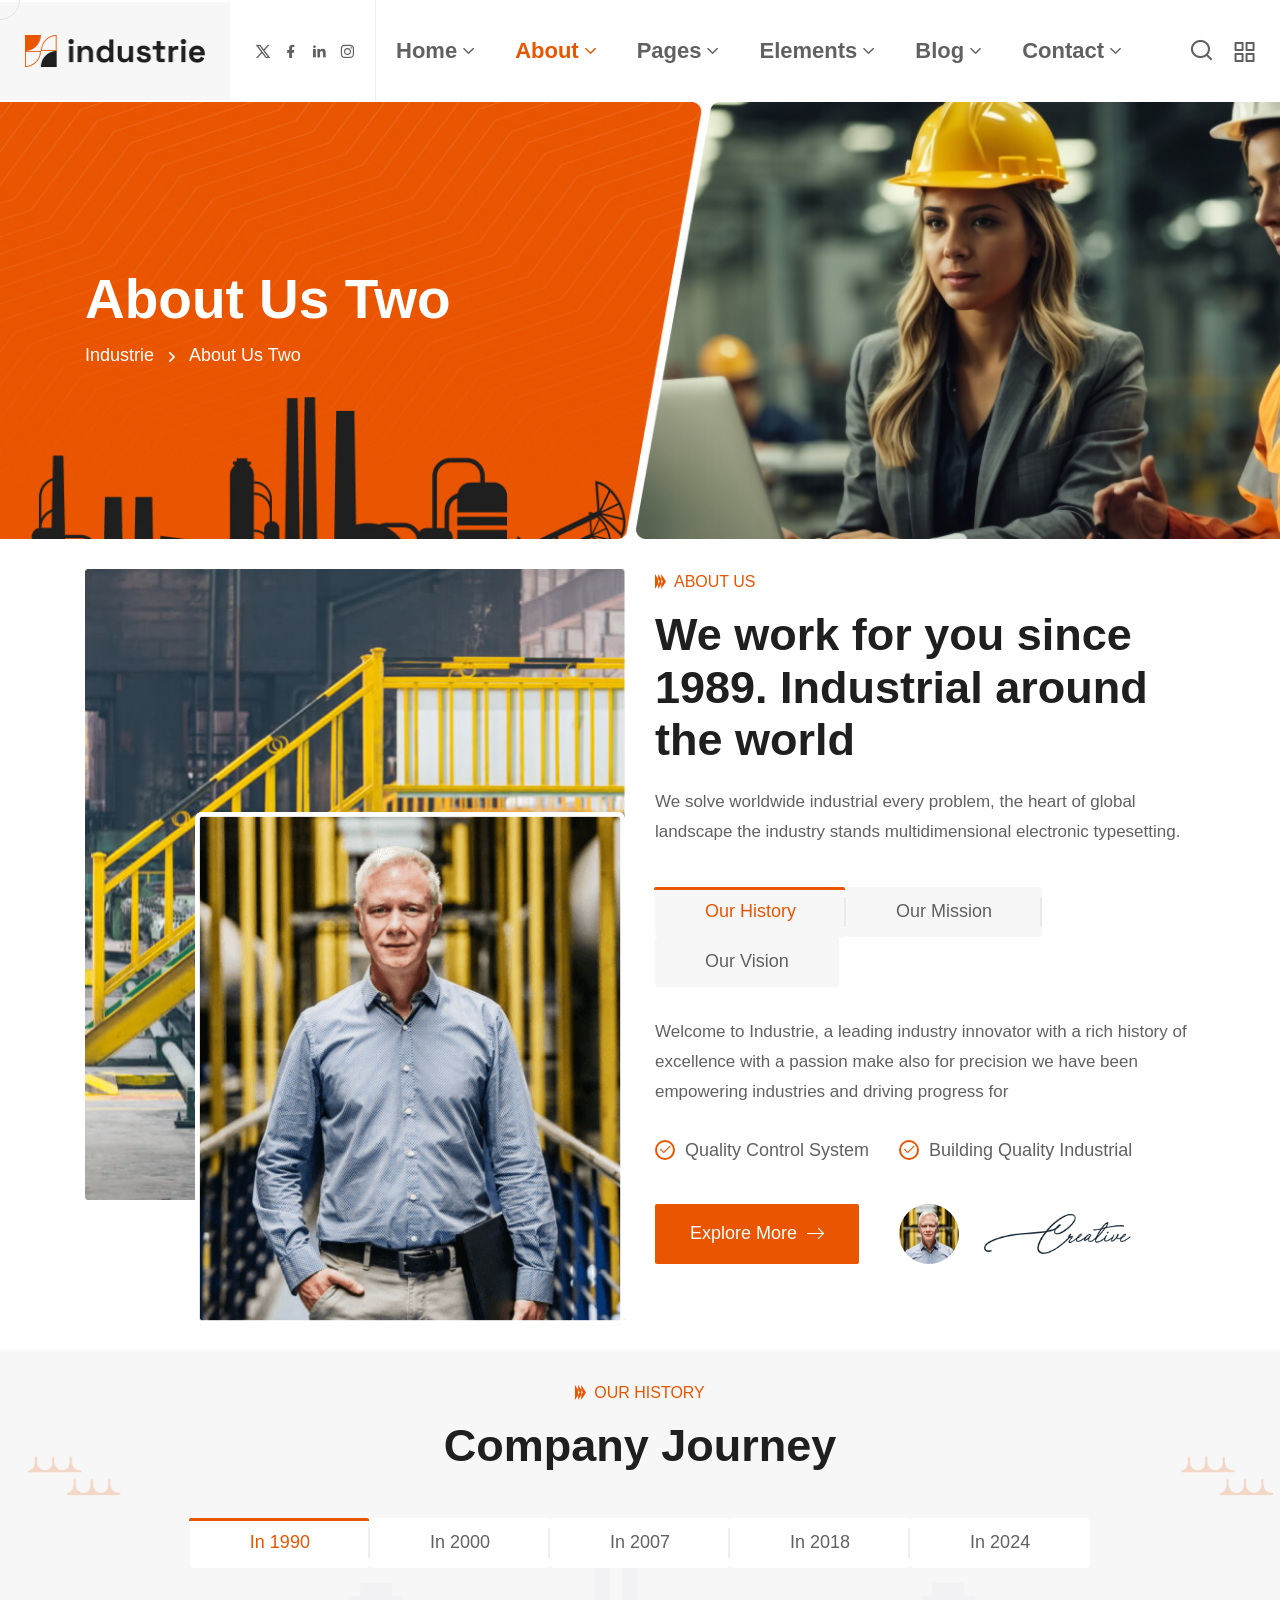
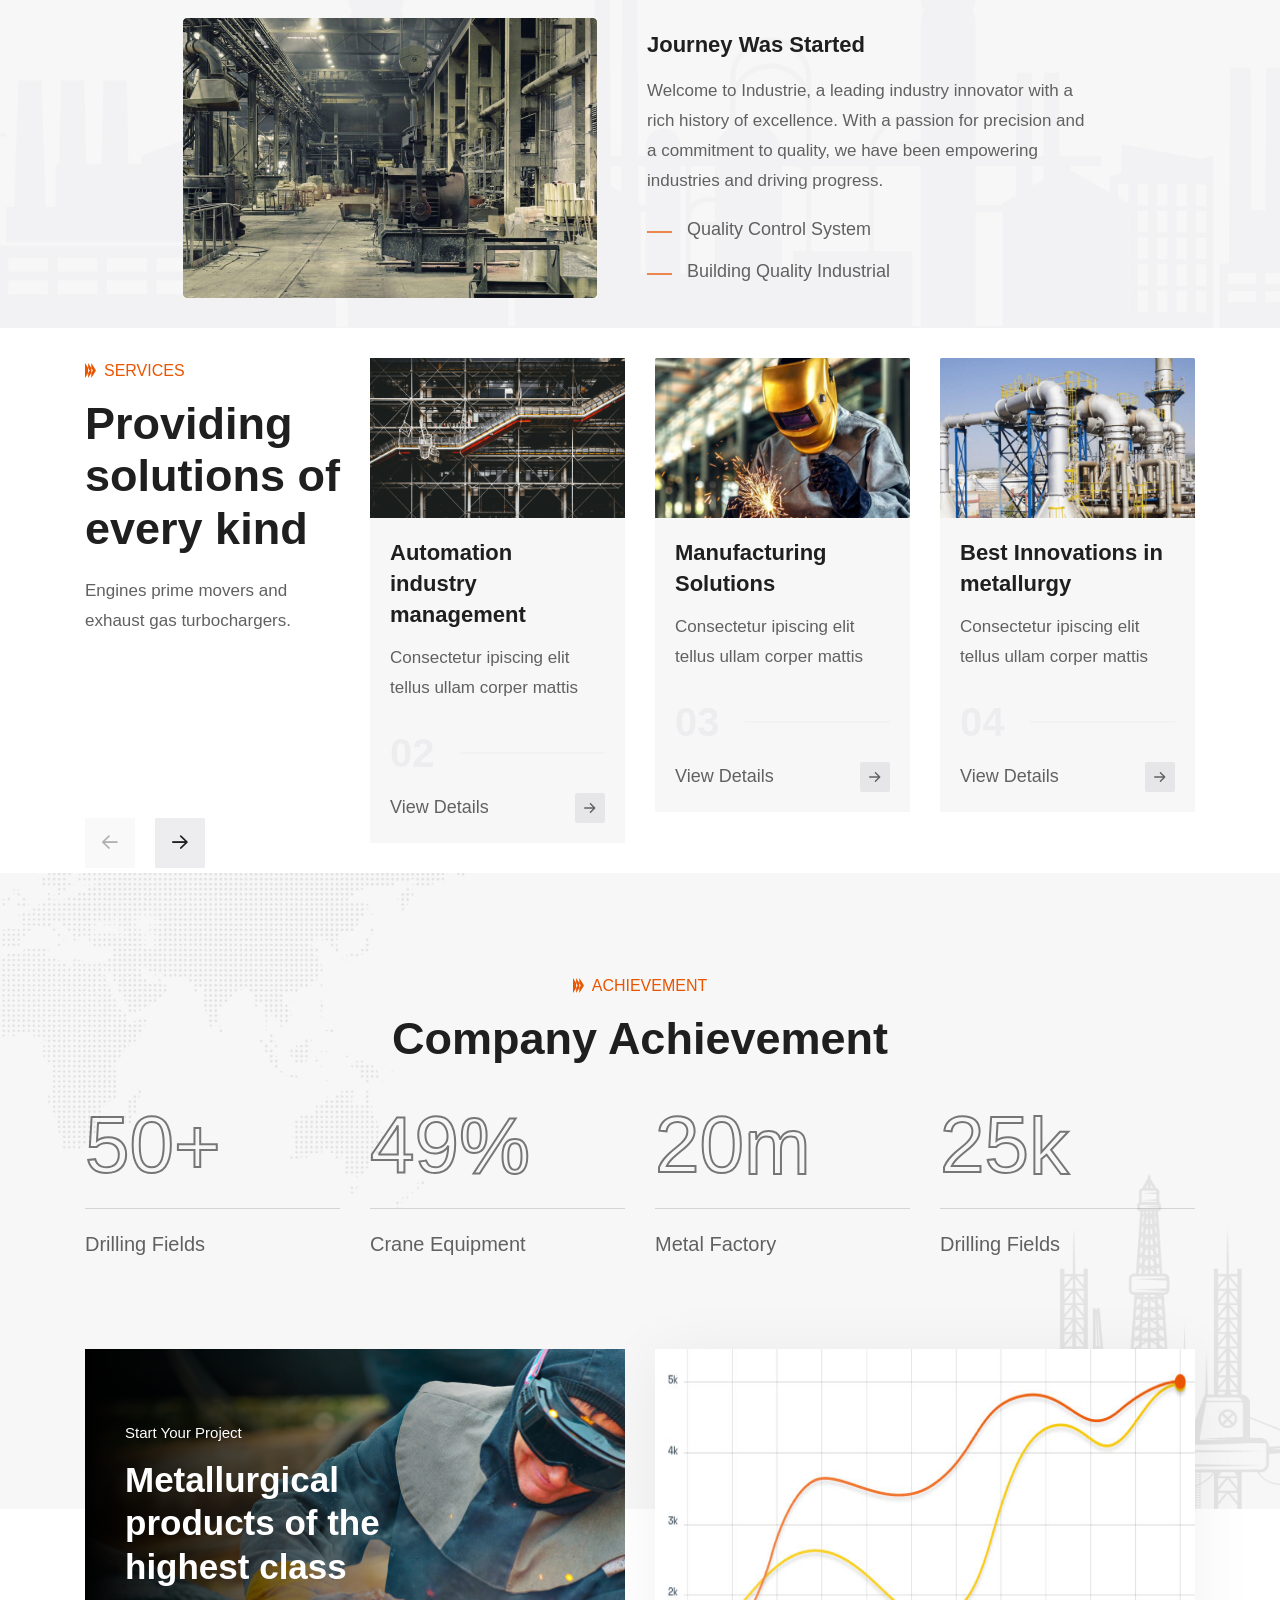
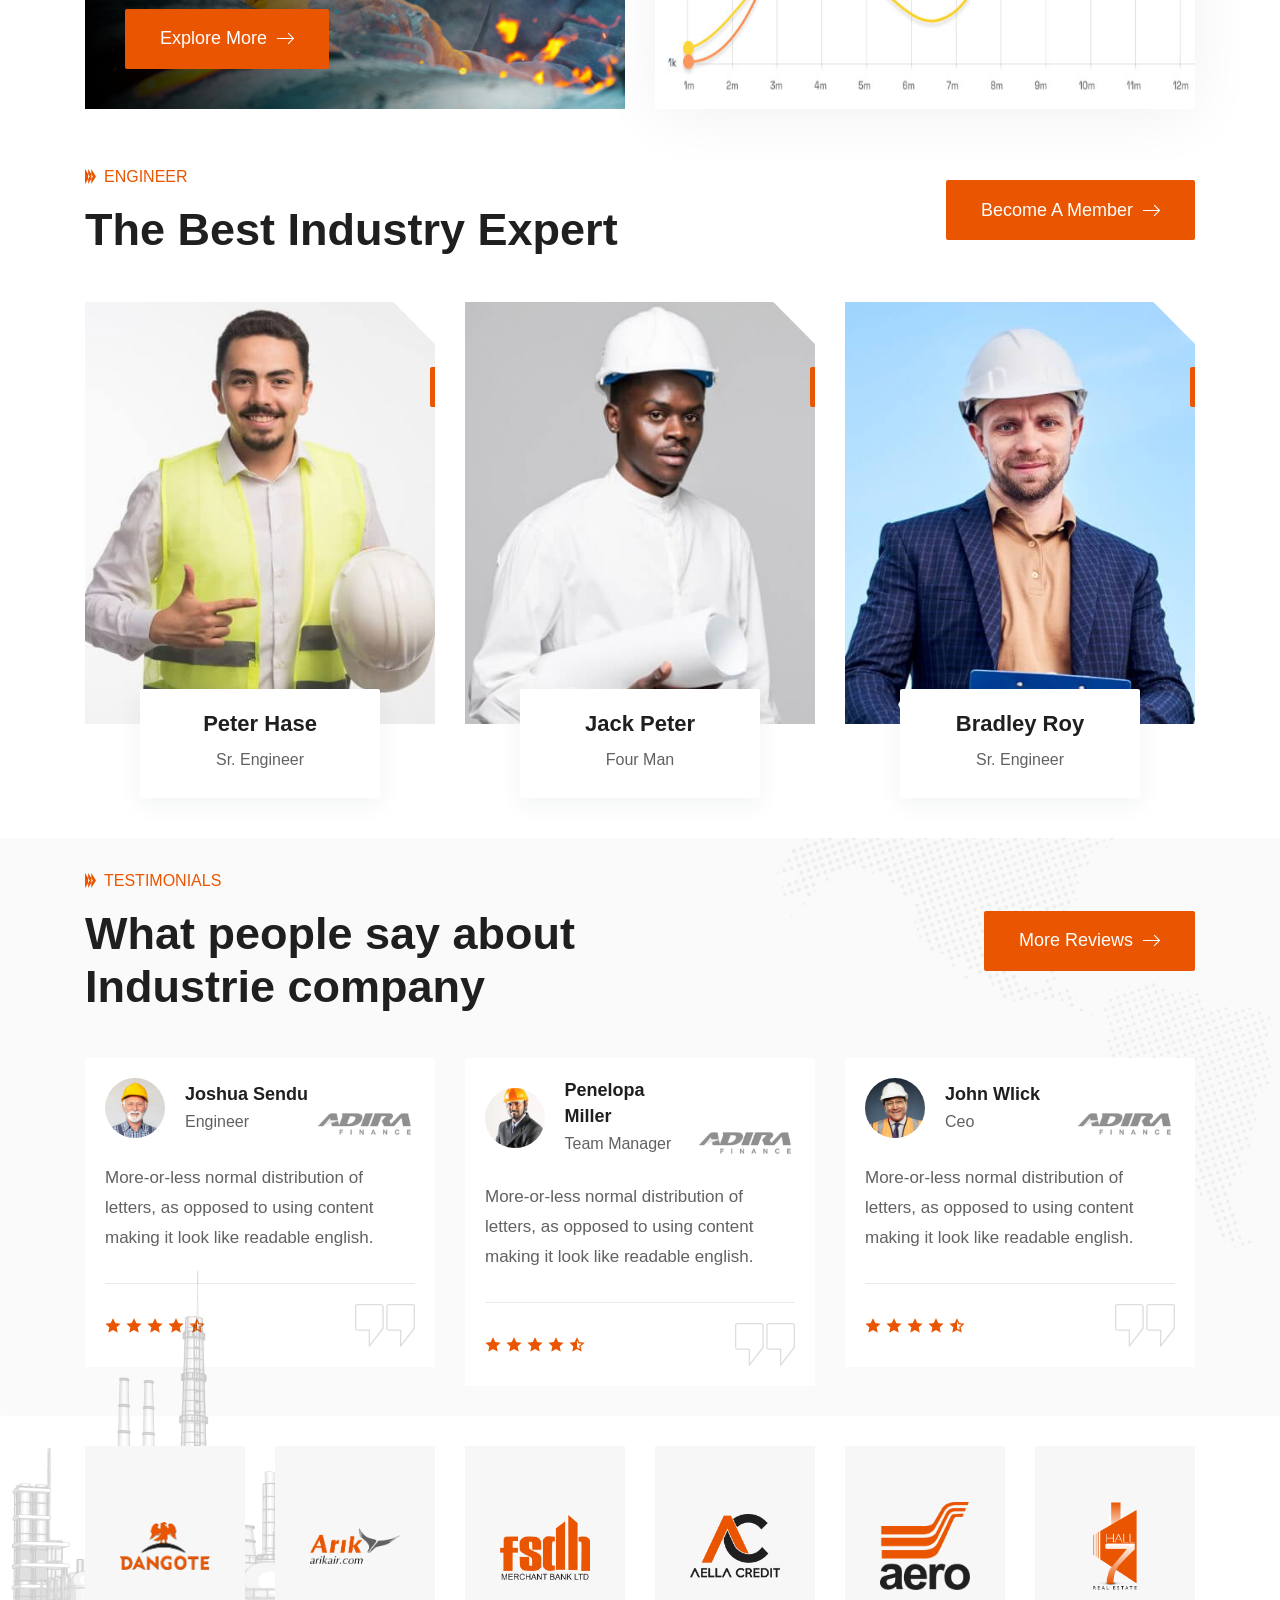
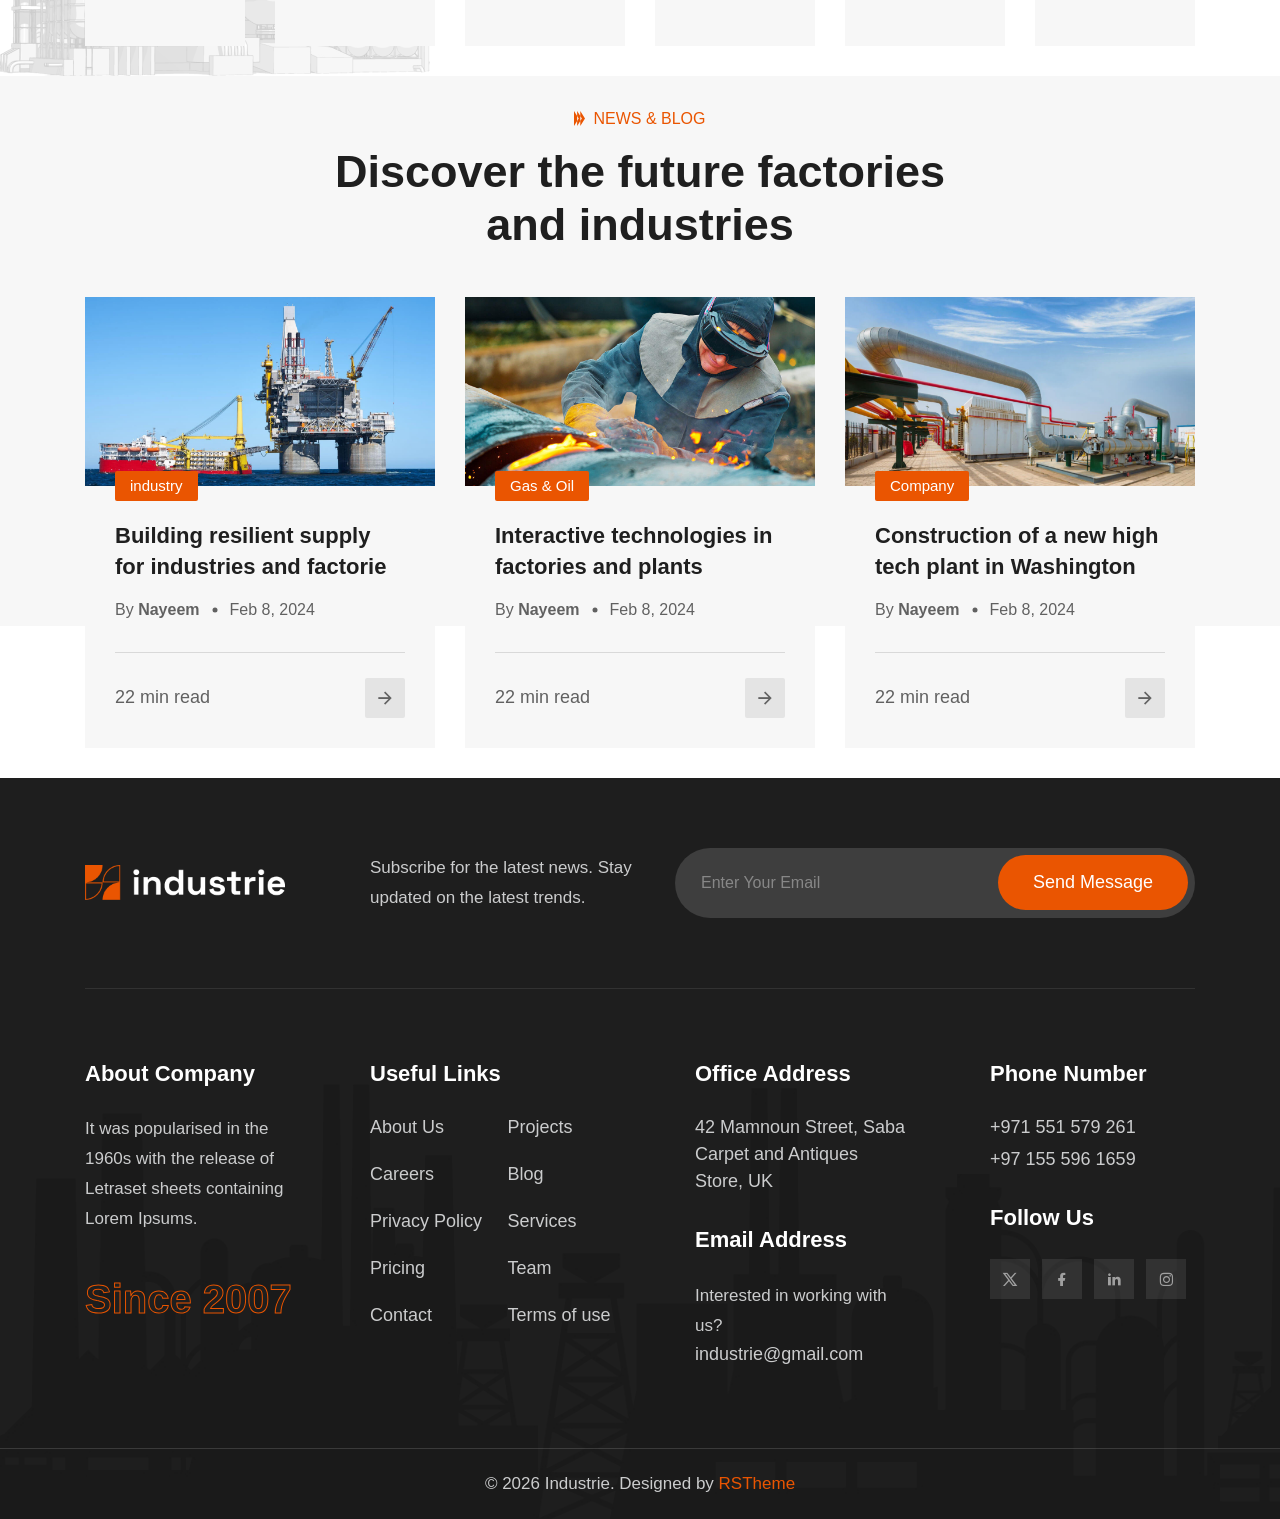
<file: about-two.html>
<!doctype html>
<html class="no-js" lang="zxx">


<!-- Mirrored from industrie.rstheme.com/html/about-two.html by HTTrack Website Copier/3.x [XR&CO'2014], Mon, 28 Jul 2025 06:28:36 GMT -->
<head>
    <meta charset="utf-8">
    <meta http-equiv="x-ua-compatible" content="ie=edge">
    <title>About Two || HTML Template</title>
    <meta name="description" content="">
    <meta name="viewport" content="width=device-width, initial-scale=1">
    <!-- Place favicon.ico in the root directory -->
    <link rel="shortcut icon" type="image/x-icon" href="assets/images/favicon.png">
    <!-- CSS here -->
    <link rel="stylesheet" href="assets/css/vendor/bootstrap.min.css">
    <link rel="stylesheet" href="assets/css/vendor/animate.min.css">
    <link rel="stylesheet" href="assets/css/plugins/swiper.min.css">
    <link rel="stylesheet" href="assets/css/plugins/nice-select.css">
    <link rel="stylesheet" href="assets/css/plugins/nouislider.min.css">
    <link rel="stylesheet" href="assets/css/vendor/magnific-popup.css">
    <link rel="stylesheet" href="assets/css/vendor/odometer.min.css">
    <link rel="stylesheet" href="assets/css/vendor/fontawesome-pro.css">
    <link rel="stylesheet" href="assets/css/vendor/spacing.css">
    <link rel="stylesheet" href="assets/css/vendor/remixicon.css">
    <link rel="stylesheet" href="assets/css/main.css">
</head>

<body class="rs-smoother-yes rtl">

    <!-- preloader start -->
    <div id="pre-load">
        <div id="loader" class="loader">
            <div class="loader-container">
                <div class="loader-icon"><img src="assets/images/favicon.png" alt=""></div>
            </div>
        </div>
    </div>
    <!-- preloader end -->

    <!-- preloader start -->

    <div id="rs-mouse">
        <div id="cursor-ball"></div>
    </div>

    <!-- preloader end -->

    <!-- Header area start -->
    <header>
        <div class="rs-header-area rs-header-one" id="header-sticky">
            <div class="container-fluid g-0">
                <div class="rs-header-inner">
                    <div class="rs-header-left">
                        <div class="rs-header-logo-wrapper">
                            <div class="rs-header-logo">
                                <a href="index.html"><img src="assets/images/logo/logo-orange.png" alt="logo"></a>
                            </div>
                        </div>
                    </div>
                    <div class="rs-header-menu">
                        <div class="rs-theme-social has-transparent has-orange">
                            <a href="#"><i class="ri-twitter-x-line"></i></a>
                            <a href="#"><i class="ri-facebook-fill"></i></a>
                            <a href="#"><i class="ri-linkedin-fill"></i></a>
                            <a href="#"><i class="ri-instagram-line"></i></a>
                        </div>
                        <nav id="mobile-menu" class="main-menu">
                            <ul class="multipage-menu">
                                <li class="menu-item-has-children">
                                    <a href="#">Home</a>
                                    <ul class="submenu last-children">
                                        <li class="menu-item-has-children has-arrow">
                                            <a href="#">Multipages</a>
                                            <ul class="submenu">
                                                <li><a href="index.html">Industry</a></li>
                                                <li><a href="red-engineering.html">Red Engineering</a></li>
                                                <li><a href="blue-construction.html">Blue Construction</a></li>
                                                <li><a href="metallurgy.html">Metallurgy</a></li>
                                                <li><a href="orange-construction.html">Orange construction</a></li>
                                                <li><a href="laboratory.html">Laboratory</a></li>
                                                <li><a href="renewable-energy.html">Renewable Energy</a></li>
                                                <li><a href="oil-gas.html">Oil & Gas</a></li>
                                                <li><a href="factory.html">Factory</a></li>
                                                <li><a href="robotic.html">Robotic</a></li>
                                                <li><a href="architecture.html">Architecture</a></li>
                                                <li><a href="manufacturing.html">Manufacturing</a></li>
                                            </ul>
                                        </li>
                                        <li class="menu-item-has-children has-arrow">
                                            <a href="javascript:void(0)">Onepages</a>
                                            <ul class="submenu">
                                                <li><a href="industrie-one-page.html">Industrie Onepage</a></li>
                                                <li><a href="red-engineering-one-page.html">Engineering Onepage</a></li>
                                                <li><a href="blue-construction-one-page.html">Blue Construct Onepage</a></li>
                                                <li><a href="metallurgy-one-page.html">Metallurgy Onepage</a></li>
                                                <li><a href="orange-construction-one-page.html">Construction Onepage</a></li>
                                                <li><a href="laboratory-one-page.html">Laboratory Onepage</a></li>
                                                <li><a href="renewable-energy-one-page.html"> Energy Onepage</a></li>
                                                <li><a href="oil-gas-one-page.html">Oil Gas Onepage</a></li>
                                                <li><a href="factory-one-page.html">Factory Onepage</a></li>
                                                <li><a href="robotic-one-page.html">Robotic Onepage</a></li>
                                                <li><a href="architecture-one-page.html">Architecture Onepage</a></li>
                                                <li><a href="manufacturing-one-page.html">Manufacturing Onepage</a></li>
                                            </ul>
                                        </li>
                                    </ul>
                                </li>
                                <!-- about menu -->
                                <li class="menu-item-has-children">
                                    <a href="about.html">About</a>
                                    <ul class="submenu last-children">
                                        <li>
                                            <a href="about.html">About Us 01</a>
                                        </li>
                                        <li>
                                            <a href="about-two.html">About Us 02</a>
                                        </li>
                                    </ul>
                                </li>
                                <!-- page menu -->
                                <li class="menu-item-has-children">
                                    <a href="javascript:void(0)">Pages</a>
                                    <ul class="submenu last-children">
                                        <li class=" has-arrow">
                                            <a href="javascript:void(0)">Services</a>
                                            <ul class="submenu">
                                                <li><a href="services.html">Services</a></li>
                                                <li><a href="services-details.html">Services Details</a></li>
                                            </ul>
                                        </li>
                                        <li class=" has-arrow">
                                            <a href="javascript:void(0)">Team</a>
                                            <ul class="submenu">
                                                <li><a href="team.html">Team</a></li>
                                                <li><a href="team-details.html">Team Details</a></li>
                                            </ul>
                                        </li>
                                        <li class=" has-arrow">
                                            <a href="javascript:void(0)">Project</a>
                                            <ul class="submenu">
                                                <li><a href="portfolio.html">Project</a></li>
                                                <li><a href="portfolio-details.html">Project Details</a></li>
                                            </ul>
                                        </li>
                                        <li>
                                            <a href="pricing.html">Pricing Plan</a>
                                        </li>
                                        <li class=" has-arrow">
                                            <a href="shop.html">Shop</a>
                                            <ul class="submenu">
                                                <li><a href="shop.html">Product</a></li>
                                                <li><a href="shop-details.html">Product Details</a></li>
                                                <li><a href="checkout.html">Checkout</a></li>
                                                <li><a href="cart.html">Cart</a></li>
                                            </ul>
                                        </li>
                                        <li>
                                            <a href="faq.html">Faq</a>
                                        </li>
                                        <li>
                                            <a href="appointment.html">Appointment</a>
                                        </li>
                                    </ul>
                                </li>
                                <!-- elements menu -->
                                <li class="has-mega-menu menu-item-has-children">
                                    <a href="javascript:void(0)">Elements</a>
                                    <ul class="mega-menu mega-grid">
                                        <li>
                                            <a href="#" class="title">Elements Layout</a>
                                            <ul>
                                                <li><a href="elements-features.html">Features</a></li>
                                                <li><a href="elements-advance-tab.html">Advance Tab</a></li>
                                                <li><a href="elements-work-process.html">Work Process</a></li>
                                                <li><a href="elements-counter.html">Counter</a></li>
                                                <li><a href="elements-gsap.html">GSAP</a></li>
                                            </ul>
                                        </li>
                                        <li>
                                            <a href="#" class="title">Elements Layout</a>
                                            <ul>
                                                <li><a href="elements-services.html">Services Box</a></li>
                                                <li><a href="elements-team.html">Team</a></li>
                                                <li><a href="elements-pricing.html">Pricing</a></li>
                                                <li><a href="elements-portfolio.html">Project</a></li>
                                                <li><a href="#">Coming Soon</a></li>
                                            </ul>
                                        </li>
                                        <li>
                                            <a href="#" class="title">Elements Layout</a>
                                            <ul>
                                                <li><a href="elements-services-tab.html">Services Tab</a></li>
                                                <li><a href="elements-testimonial.html">Testimonials</a></li>
                                                <li><a href="elements-brand.html">Partner Logo</a></li>
                                                <li><a href="elements-blog.html">Blog</a></li>
                                                <li><a href="#">Coming Soon</a></li>
                                            </ul>
                                        </li>
                                    </ul>
                                </li>

                                <li class="menu-item-has-children">
                                    <a href="javascript:void(0)">Blog</a>
                                    <ul class="submenu last-children">
                                        <li>
                                            <a href="blog.html">Blog</a>
                                        </li>
                                        <li>
                                            <a href="blog-details.html">Blog Details</a>
                                        </li>
                                    </ul>
                                </li>
                                <li class="menu-item-has-children">
                                    <a href="contact.html">Contact</a>
                                    <ul class="submenu last-children">
                                        <li>
                                            <a href="contact.html">Contact 01</a>
                                        </li>
                                        <li>
                                            <a href="contact-two.html">Contact 02</a>
                                        </li>
                                    </ul>
                                </li>
                            </ul>
                        </nav>
                    </div>
                    <div class="rs-header-right">
                        <!-- search area start -->
                        <div class="rs-header-search-wrapper">
                            <div class="rs-header-search-icon">
                                <i class="ri-close-fill has-close"></i>
                                <i class="ri-search-line has-search"></i>
                            </div>
                            <form class="rs-header-search-inner rs-stickys-form" action="#">
                                <div class="rs-header-search">
                                    <input type="text" placeholder="Searching...">
                                    <button type="submit"><i class="ri-search-line"></i></button>
                                </div>
                            </form>
                        </div>
                        <!-- search area end -->
                        <div class="rs-header-btn">
                            <a class="rs-btn has-theme-orange has-icon has-bg" href="contact.html">Get In Touch
                                <span class="icon-box">
                                <svg class="icon-first" xmlns="http://www.w3.org/2000/svg" viewBox="0 0 32 32">
                                    <path
                                        d="M31.71,15.29l-10-10L20.29,6.71,28.59,15H0v2H28.59l-8.29,8.29,1.41,1.41,10-10A1,1,0,0,0,31.71,15.29Z">
                                    </path>
                                </svg>
                                <svg class="icon-second" xmlns="http://www.w3.org/2000/svg" viewBox="0 0 32 32">
                                    <path
                                        d="M31.71,15.29l-10-10L20.29,6.71,28.59,15H0v2H28.59l-8.29,8.29,1.41,1.41,10-10A1,1,0,0,0,31.71,15.29Z">
                                    </path>
                                </svg>
                            </span>
                            </a>
                        </div>
                        <div class="rs-header-hamburger">
                            <div class="sidebar-toggle">
                                <a class="bar-icon" href="javascript:void(0)">
                                    <svg xmlns="http://www.w3.org/2000/svg" width="21" height="20" viewBox="0 0 21 20" fill="none">
                                        <path d="M8.55566 11H1.55566C1.29045 11 1.03609 11.1054 0.848557 11.2929C0.661021 11.4804 0.555664 11.7348 0.555664 12V19C0.555664 19.2652 0.661021 19.5196 0.848557 19.7071C1.03609 19.8946 1.29045 20 1.55566 20H8.55566C8.82088 20 9.07523 19.8946 9.26277 19.7071C9.45031 19.5196 9.55566 19.2652 9.55566 19V12C9.55566 11.7348 9.45031 11.4804 9.26277 11.2929C9.07523 11.1054 8.82088 11 8.55566 11ZM7.55566 18H2.55566V13H7.55566V18ZM19.5557 0H12.5557C12.2904 0 12.0361 0.105357 11.8486 0.292893C11.661 0.48043 11.5557 0.734784 11.5557 1V8C11.5557 8.26522 11.661 8.51957 11.8486 8.70711C12.0361 8.89464 12.2904 9 12.5557 9H19.5557C19.8209 9 20.0752 8.89464 20.2628 8.70711C20.4503 8.51957 20.5557 8.26522 20.5557 8V1C20.5557 0.734784 20.4503 0.48043 20.2628 0.292893C20.0752 0.105357 19.8209 0 19.5557 0ZM18.5557 7H13.5557V2H18.5557V7ZM19.5557 11H12.5557C12.2904 11 12.0361 11.1054 11.8486 11.2929C11.661 11.4804 11.5557 11.7348 11.5557 12V19C11.5557 19.2652 11.661 19.5196 11.8486 19.7071C12.0361 19.8946 12.2904 20 12.5557 20H19.5557C19.8209 20 20.0752 19.8946 20.2628 19.7071C20.4503 19.5196 20.5557 19.2652 20.5557 19V12C20.5557 11.7348 20.4503 11.4804 20.2628 11.2929C20.0752 11.1054 19.8209 11 19.5557 11ZM18.5557 18H13.5557V13H18.5557V18ZM8.55566 0H1.55566C1.29045 0 1.03609 0.105357 0.848557 0.292893C0.661021 0.48043 0.555664 0.734784 0.555664 1V8C0.555664 8.26522 0.661021 8.51957 0.848557 8.70711C1.03609 8.89464 1.29045 9 1.55566 9H8.55566C8.82088 9 9.07523 8.89464 9.26277 8.70711C9.45031 8.51957 9.55566 8.26522 9.55566 8V1C9.55566 0.734784 9.45031 0.48043 9.26277 0.292893C9.07523 0.105357 8.82088 0 8.55566 0ZM7.55566 7H2.55566V2H7.55566V7Z" fill="#616161"></path>
                                    </svg>
                                </a>
                            </div>
                        </div>
                    </div>
                </div>
            </div>
        </div>
    </header>
    <!-- Header area end -->

    <!-- Offcanvas area start -->
    <div class="fix">
        <div class="offcanvas-area" data-lenis-prevent>
            <div class="offcanvas-wrapper">
                <div class="offcanvas-content">
                    <div class="offcanvas-top d-flex justify-content-between align-items-center mb-20">
                        <div class="offcanvas-logo">
                            <a class="logo-black" href="index.html"><img src="assets/images/logo/logo-orange.png" alt="logo"></a>
                        </div>
                        <div class="offcanvas-close">
                            <button class="offcanvas-close-icon animation--flip">
                                <span class="offcanvas-m-lines">
                                <span class="offcanvas-m-line line--1"></span><span
                                    class="offcanvas-m-line line--2"></span><span
                                    class="offcanvas-m-line line--3"></span>
                                </span>
                            </button>
                        </div>
                    </div>
                    <div class="offcanvas-about mb-30 d-none d-sm-block">
                        <p> Industrie is a modern factory website. specifically designed for who need construction,
                            firms, oil, architecture and any other small business.
                        </p>
                    </div>
                    <div class="offcanvas-gallery d-none d-sm-block">
                        <div class="offcanvas-gallery-thumb-wrapper">
                            <div class="offcanvas-popup-thumb">
                                <a class="popup-image" href="assets/images/gallery/gallery-thumb-01.png">
                                    <img src="assets/images/gallery/gallery-thumb-01.png" alt="image">
                                </a>
                            </div>
                            <div class="offcanvas-popup-thumb">
                                <a class="popup-image" href="assets/images/gallery/gallery-thumb-02.png">
                                    <img src="assets/images/gallery/gallery-thumb-02.png" alt="image">
                                </a>
                            </div>
                            <div class="offcanvas-popup-thumb">
                                <a class="popup-image" href="assets/images/gallery/gallery-thumb-03.png">
                                    <img src="assets/images/gallery/gallery-thumb-03.png" alt="image">
                                </a>
                            </div>
                            <div class="offcanvas-popup-thumb">
                                <a class="popup-image" href="assets/images/gallery/gallery-thumb-04.png">
                                    <img src="assets/images/gallery/gallery-thumb-04.png" alt="image">
                                </a>
                            </div>
                            <div class="offcanvas-popup-thumb">
                                <a class="popup-image" href="assets/images/gallery/gallery-thumb-05.png">
                                    <img src="assets/images/gallery/gallery-thumb-05.png" alt="image">
                                </a>
                            </div>
                            <div class="offcanvas-popup-thumb">
                                <a class="popup-image" href="assets/images/gallery/gallery-thumb-01.png">
                                    <img src="assets/images/gallery/gallery-thumb-01.png" alt="image">
                                </a>
                            </div>
                        </div>
                    </div>
                    <div class="mobile-menu">
                        <div class="rs-offcanvas-menu mb-25">
                            <nav></nav>
                        </div>
                    </div>
                    <div class="offcanvas-contact mb-30">
                        <h4 class="offcanvas-title-meta">Contact Info</h4>
                        <ul>
                            <li class="d-flex align-items-center gap-15">
                                <div class="offcanvas-contact-icon">
                                    <svg xmlns="http://www.w3.org/2000/svg" width="14" height="18" viewBox="0 0 14 18" fill="none">
                                        <path d="M11.8768 9.68475C11.3059 10.835 10.5331 11.9818 9.74128 13.0109C8.95198 14.0368 8.15999 14.9249 7.5643 15.5572C7.48514 15.6412 7.40956 15.7206 7.33802 15.7951C7.26648 15.7206 7.1909 15.6412 7.11174 15.5572C6.51605 14.9249 5.72406 14.0368 4.93476 13.0109C4.14299 11.9818 3.37019 10.835 2.79925 9.68475C2.22242 8.52266 1.89032 7.43373 1.89032 6.5C1.89032 3.50846 4.32934 1.08333 7.33802 1.08333C10.3467 1.08333 12.7857 3.50846 12.7857 6.5C12.7857 7.43373 12.4536 8.52266 11.8768 9.68475ZM7.33802 17.3333C7.33802 17.3333 13.8753 11.1732 13.8753 6.5C13.8753 2.91015 10.9484 0 7.33802 0C3.7276 0 0.800781 2.91015 0.800781 6.5C0.800781 11.1732 7.33802 17.3333 7.33802 17.3333Z" fill="#6D6D6D"></path>
                                        <path d="M7.33802 8.66667C6.13455 8.66667 5.15894 7.69662 5.15894 6.5C5.15894 5.30338 6.13455 4.33333 7.33802 4.33333C8.54149 4.33333 9.5171 5.30338 9.5171 6.5C9.5171 7.69662 8.54149 8.66667 7.33802 8.66667ZM7.33802 9.75C9.14323 9.75 10.6066 8.29492 10.6066 6.5C10.6066 4.70507 9.14323 3.25 7.33802 3.25C5.53281 3.25 4.0694 4.70507 4.0694 6.5C4.0694 8.29492 5.53281 9.75 7.33802 9.75Z" fill="#6D6D6D"></path>
                                    </svg>
                                </div>
                                <div class="offcanvas-contact-text">
                                    <a href="#"> 2096 New Market, New Road <br>
                                    North Carolina, USA </a>
                                </div>
                            </li>
                            <li class="d-flex align-items-center gap-15">
                                <div class="offcanvas-contact-icon">
                                    <svg xmlns="http://www.w3.org/2000/svg" width="16" height="16" viewBox="0 0 16 16" fill="none">
                                        <path d="M3.65387 1.32849C3.40343 1.00649 2.92745 0.976861 2.639 1.26531L1.60508 2.29923C1.1216 2.78271 0.94387 3.46766 1.1551 4.06847C2.00338 6.48124 3.39215 8.74671 5.32272 10.6773C7.25329 12.6078 9.51876 13.9966 11.9315 14.8449C12.5323 15.0561 13.2173 14.8784 13.7008 14.3949L14.7347 13.361C15.0231 13.0726 14.9935 12.5966 14.6715 12.3461L12.3653 10.5524C12.2008 10.4245 11.9866 10.3793 11.7845 10.4298L9.59541 10.9771C9.00082 11.1257 8.37183 10.9515 7.93845 10.5181L5.48187 8.06155C5.04849 7.62817 4.87427 6.99919 5.02292 6.40459L5.57019 4.21553C5.62073 4.01336 5.57552 3.79918 5.44758 3.63468L3.65387 1.32849ZM1.88477 0.511076C2.62689 -0.231039 3.8515 -0.154797 4.49583 0.673634L6.28954 2.97983C6.6187 3.40304 6.73502 3.95409 6.60498 4.47423L6.05772 6.66329C5.99994 6.8944 6.06766 7.13888 6.2361 7.30732L8.69268 9.7639C8.86113 9.93235 9.1056 10.0001 9.33671 9.94229L11.5258 9.39502C12.0459 9.26499 12.597 9.3813 13.0202 9.71047L15.3264 11.5042C16.1548 12.1485 16.231 13.3731 15.4889 14.1152L14.455 15.1492C13.7153 15.8889 12.6089 16.2137 11.5778 15.8512C9.01754 14.9511 6.61438 13.4774 4.56849 11.4315C2.5226 9.38562 1.04895 6.98246 0.148838 4.42225C-0.213682 3.39112 0.11113 2.28472 0.85085 1.545L1.88477 0.511076Z" fill="#6D6D6D"></path>
                                        <path d="M11 0.5C11 0.223858 11.2239 0 11.5 0H15.5C15.7761 0 16 0.223858 16 0.5V4.5C16 4.77614 15.7761 5 15.5 5C15.2239 5 15 4.77614 15 4.5V1.70711L10.8536 5.85355C10.6583 6.04882 10.3417 6.04882 10.1464 5.85355C9.95118 5.65829 9.95118 5.34171 10.1464 5.14645L14.2929 1H11.5C11.2239 1 11 0.776142 11 0.5Z" fill="#6D6D6D"></path>
                                    </svg>
                                </div>
                                <div class="offcanvas-contact-text">
                                    <a href="tel:+12346691234"> +123-4669-1234 </a>
                                </div>
                            </li>
                            <li class="d-flex align-items-center gap-15">
                                <div class="offcanvas-contact-icon">
                                    <svg xmlns="http://www.w3.org/2000/svg" width="16" height="16" viewBox="0 0 16 16" fill="none">
                                        <path d="M2 2C0.895431 2 0 2.89543 0 4V12L2.58386e-05 12.0103C0.00555998 13.1101 0.898859 14 2 14H7.5C7.77614 14 8 13.7761 8 13.5C8 13.2239 7.77614 13 7.5 13H2C1.53715 13 1.14774 12.6855 1.03376 12.2586L6.67417 8.7876L8 9.5831L15 5.3831V8.5C15 8.77614 15.2239 9 15.5 9C15.7761 9 16 8.77614 16 8.5V4C16 2.89543 15.1046 2 14 2H2ZM5.70808 8.20794L1 11.1052V5.3831L5.70808 8.20794ZM1 4.2169V4C1 3.44772 1.44772 3 2 3H14C14.5523 3 15 3.44772 15 4V4.2169L8 8.4169L1 4.2169Z" fill="#6D6D6D"></path>
                                        <path d="M14.2467 14.2686C15.2567 14.2686 15.8339 13.4116 15.8339 12.2442V12.0344C15.8339 10.4297 14.6402 9 12.5197 9H12.4847C10.421 9 9 10.3598 9 12.4322V12.6465C9 14.8195 10.4385 16 12.3579 16H12.4016C12.9963 16 13.4204 15.9257 13.639 15.8251V15.0949C13.3941 15.2042 12.9656 15.2742 12.4585 15.2742H12.4147C11.0812 15.2742 9.84385 14.4872 9.84385 12.6202V12.4628C9.84385 10.8057 10.9019 9.73891 12.4847 9.73891H12.524C14.0587 9.73891 15.0075 10.7883 15.0075 12.065V12.183C15.0075 13.158 14.6839 13.5734 14.3691 13.5734C14.1374 13.5734 13.9582 13.4247 13.9582 13.1537V10.9631H13.0531V11.5315H13.0225C12.9394 11.2342 12.6552 10.9019 12.0693 10.9019C11.2911 10.9019 10.8101 11.4572 10.8101 12.3011V12.8301C10.8101 13.722 11.2998 14.2642 12.0693 14.2642C12.5415 14.2642 12.9656 14.0369 13.0837 13.6215H13.1274C13.2455 14.0412 13.7439 14.2686 14.2467 14.2686ZM11.7939 12.6814V12.4541C11.7939 11.9076 12.0212 11.6627 12.3666 11.6627C12.664 11.6627 12.9394 11.8551 12.9394 12.371V12.7383C12.9394 13.3111 12.6858 13.4816 12.3754 13.4816C12.0212 13.4816 11.7939 13.2673 11.7939 12.6814Z" fill="#6D6D6D"></path>
                                    </svg>
                                </div>
                                <div class="offcanvas-contact-text">
                                    <a href="mailto:info@gmail.com">info@gmail.com</a>
                                </div>
                            </li>
                        </ul>
                    </div>
                    <div class="offcanvas-social">
                        <h4 class="offcanvas-title-meta">Subscribe & Follow</h4>
                        <ul>
                            <li><a href="#"><i class="fab fa-facebook-f"></i></a></li>
                            <li><a href="#"><i class="fab fa-twitter"></i></a></li>
                            <li><a href="#"><i class="fab fa-youtube"></i></a></li>
                            <li><a href="#"><i class="fab fa-linkedin"></i></a></li>
                        </ul>
                    </div>
                </div>
            </div>
        </div>
    </div>
    <div class="offcanvas-overlay"></div>
    <div class="offcanvas-overlay-white"></div>
    <!-- Offcanvas area start -->

    <!-- Body main wrapper start -->
    <main>

        <!-- breadcrumb area start -->
        <section class="rs-breadcrumb-area rs-breadcrumb-one p-relative">
            <div class="rs-breadcrumb-bg" data-background="assets/images/bg/breadcrumb-bg-01.png"></div>
            <div class="container">
                <div class="row">
                    <div class="col-xxl-6 col-xl-8 col-lg-8">
                        <div class="rs-breadcrumb-content-wrapper">
                            <div class="rs-breadcrumb-title-wrapper">
                                <h1 class="rs-breadcrumb-title">About Us Two</h1>
                            </div>
                            <div class="rs-breadcrumb-menu">
                                <nav>
                                    <ul>
                                        <li><span><a href="index.html">Industrie</a></span></li>
                                        <li><span>About Us Two</span></li>
                                    </ul>
                                </nav>
                            </div>
                        </div>
                    </div>
                </div>
            </div>
        </section>
        <!-- breadcrumb area end -->

        <!-- about area start -->
        <section class="rs-about-area section-space rs-about-thirteen">
            <div class="container">
                <div class="row align-items-xxl-center g-5">
                    <div class="col-xl-6 col-lg-5">
                        <div class="rs-about-thumb-wrapper">
                            <div class="rs-about-thumb has-large rs-image scroll_reveal reveal_left reveal-active">
                                <img decoding="async" src="assets/images/about/about-thumb-20.png" alt="image">
                            </div>
                            <div class="rs-about-thumb has-small rs-image scroll_reveal reveal_right reveal-active">
                                <img decoding="async" src="assets/images/about/about-thumb-21.png" alt="image">
                            </div>
                        </div>
                    </div>
                    <div class="col-xl-6 col-lg-7">
                        <div class="rs-about-wrapper">
                            <div class="rs-about-content-wrapper">
                                <div class="rs-section-title-wrapper">
                                    <span class="rs-section-subtitle has-theme-orange justify-content-start">
                              <svg xmlns="http://www.w3.org/2000/svg" width="11" height="15" viewBox="0 0 11 15"
                                 fill="none">
                                 <path d="M3.14286 10L0 15L8.78104e-07 0L3.14286 5V10Z" fill="#EA5501"></path>
                                 <path fill-rule="evenodd" clip-rule="evenodd"
                                    d="M6.28571 10L3.14286 15L3.14286 10L4.71428 7.5L3.14286 5L3.14286 0L6.28571 5L6.28571 10ZM6.28571 10L7.85714 7.5L6.28571 5V0L11 7.5L6.28571 15V10Z"
                                    fill="#EA5501"></path>
                              </svg>
                              About Us
                           </span>
                                    <h2 class="rs-section-title rs-split-text-enable split-in-fade">We work for you since 1989.
                                        Industrial around the world</h2>
                                    <p class="descrip">We solve worldwide industrial every problem, the heart of global landscape
                                        the industry stands multidimensional electronic typesetting.</p>
                                </div>
                                <div class="rs-about-tab">
                                    <ul class="nav nav-pills" id="pills-tab" role="tablist">
                                        <li class="nav-item" role="presentation">
                                            <button class="nav-link active" id="pills-item-one-tab" data-bs-toggle="pill" data-bs-target="#pills-item-one" type="button" role="tab" aria-controls="pills-item-one" aria-selected="true">
                                                Our History
                                            </button>
                                        </li>
                                        <li class="nav-item" role="presentation">
                                            <button class="nav-link" id="pills-item-two-tab" data-bs-toggle="pill" data-bs-target="#pills-item-two" type="button" role="tab" aria-controls="pills-item-two" aria-selected="false"> Our Mission
                                            </button>
                                        </li>
                                        <li class="nav-item" role="presentation">
                                            <button class="nav-link" id="pills-item-three-tab" data-bs-toggle="pill" data-bs-target="#pills-item-three" type="button" role="tab" aria-controls="pills-item-three" aria-selected="false">
                                                Our Vision
                                            </button>
                                        </li>
                                    </ul>
                                </div>
                                <div class="rs-aobut-tab-content-wrapper">
                                    <div class="tab-content rs-about-tab-anim" id="pills-tabContent">
                                        <div class="tab-pane fade show active" id="pills-item-one" role="tabpanel" aria-labelledby="pills-item-one-tab" tabindex="0">
                                            <div class="rs-about-tab-content">
                                                <p>Welcome to Industrie, a leading industry innovator with a rich history of
                                                    excellence
                                                    with a passion make also for precision we have been empowering industries and
                                                    driving progress for</p>
                                                <div class="rs-about-feature-list">
                                                    <div class="rs-list-item has-theme-orange">
                                                        <ul>
                                                            <li>
                                                                <i class="fa-regular fa-check"></i>
                                                                Quality Control System
                                                            </li>
                                                            <li>
                                                                <i class="fa-regular fa-check"></i>
                                                                Building Quality Industrial
                                                            </li>
                                                        </ul>
                                                    </div>
                                                </div>
                                            </div>
                                        </div>
                                        <div class="tab-pane fade" id="pills-item-two" role="tabpanel" aria-labelledby="pills-item-two-tab" tabindex="0">
                                            <div class="rs-about-tab-content">
                                                <p>Welcome to Industrie, a leading industry innovator with a rich history of
                                                    excellence
                                                    with a passion make also for precision we have been empowering industries and
                                                    driving progress for</p>
                                                <div class="rs-about-feature-list">
                                                    <div class="rs-list-item has-theme-orange">
                                                        <ul>
                                                            <li>
                                                                <i class="fa-regular fa-check"></i>
                                                                Quality Control System
                                                            </li>
                                                            <li>
                                                                <i class="fa-regular fa-check"></i>
                                                                Building Quality Industrial
                                                            </li>
                                                        </ul>
                                                    </div>
                                                </div>
                                            </div>
                                        </div>
                                        <div class="tab-pane fade" id="pills-item-three" role="tabpanel" aria-labelledby="pills-item-three-tab" tabindex="0">
                                            <div class="rs-about-tab-content">
                                                <p>Welcome to Industrie, a leading industry innovator with a rich history of
                                                    excellence
                                                    with a passion make also for precision we have been empowering industries and
                                                    driving progress for</p>
                                                <div class="rs-about-feature-list">
                                                    <div class="rs-list-item has-theme-orange">
                                                        <ul>
                                                            <li>
                                                                <i class="fa-regular fa-check"></i>
                                                                Quality Control System
                                                            </li>
                                                            <li>
                                                                <i class="fa-regular fa-check"></i>
                                                                Building Quality Industrial
                                                            </li>
                                                        </ul>
                                                    </div>
                                                </div>
                                            </div>
                                        </div>
                                    </div>
                                </div>
                                <div class="rs-about-author-info">
                                    <div class="rs-about-btn">
                                        <a class="rs-btn has-theme-orange has-icon has-bg" href="about.html">Explore More
                                            <span class="icon-box">
                                    <svg class="icon-first" xmlns="http://www.w3.org/2000/svg" viewBox="0 0 32 32">
                                       <path
                                          d="M31.71,15.29l-10-10L20.29,6.71,28.59,15H0v2H28.59l-8.29,8.29,1.41,1.41,10-10A1,1,0,0,0,31.71,15.29Z">
                                       </path>
                                    </svg>
                                    <svg class="icon-second" xmlns="http://www.w3.org/2000/svg" viewBox="0 0 32 32">
                                       <path
                                          d="M31.71,15.29l-10-10L20.29,6.71,28.59,15H0v2H28.59l-8.29,8.29,1.41,1.41,10-10A1,1,0,0,0,31.71,15.29Z">
                                       </path>
                                    </svg>
                                 </span>
                                        </a>
                                    </div>
                                    <div class="rs-about-author">
                                        <div class="rs-about-author-thumb">
                                            <img src="assets/images/user/user-thumb-04.png" alt="image">
                                        </div>
                                        <div class="rs-about-author-sign-thumb">
                                            <img src="assets/images/shape/sign-shape.png" alt="image">
                                        </div>
                                    </div>
                                </div>
                            </div>
                        </div>
                    </div>
                </div>
            </div>
        </section>
        <!-- about area end -->

        <!-- history area start -->
        <section class="rs-history-area section-space rs-history-one">
            <div class="rs-history-bg-thumb" data-background="assets/images/bg/tab-bg-01.png"></div>
            <div class="container">
                <div class="row  g-5 justify-content-center section-title-space align-items-center">
                    <div class="col-xxl-6 col-xl-6 col-lg-6">
                        <div class="rs-section-title-wrapper text-center">
                            <span class="rs-section-subtitle has-theme-orange">
                        <svg xmlns="http://www.w3.org/2000/svg" width="11" height="15" viewBox="0 0 11 15" fill="none">
                           <path d="M3.14286 10L0 15L8.78104e-07 0L3.14286 5V10Z" fill="#EA5501"></path>
                           <path fill-rule="evenodd" clip-rule="evenodd"
                              d="M6.28571 10L3.14286 15L3.14286 10L4.71428 7.5L3.14286 5L3.14286 0L6.28571 5L6.28571 10ZM6.28571 10L7.85714 7.5L6.28571 5V0L11 7.5L6.28571 15V10Z"
                              fill="#EA5501"></path>
                        </svg>
                        Our History
                     </span>
                            <h2 class="rs-section-title rs-split-text-enable split-in-fade">Company Journey</h2>
                        </div>
                    </div>
                </div>
                <div class="row justify-content-center">
                    <div class="col-xxl-9 col-xl-10">
                        <div class="rs-history-tab-wrapper">
                            <div class="rs-history-tab">
                                <ul class="nav nav-pills" id="pills-tab-two" role="tablist">
                                    <li class="nav-item" role="presentation">
                                        <button class="nav-link active" id="pills-item-four-tab" data-bs-toggle="pill" data-bs-target="#pills-item-four" type="button" role="tab" aria-controls="pills-item-four" aria-selected="true">
                                            In 1990
                                        </button>
                                    </li>
                                    <li class="nav-item" role="presentation">
                                        <button class="nav-link" id="pills-item-five-tab" data-bs-toggle="pill" data-bs-target="#pills-item-five" type="button" role="tab" aria-controls="pills-item-five" aria-selected="false"> In 2000
                                        </button>
                                    </li>
                                    <li class="nav-item" role="presentation">
                                        <button class="nav-link" id="pills-item-six-tab" data-bs-toggle="pill" data-bs-target="#pills-item-six" type="button" role="tab" aria-controls="pills-item-six" aria-selected="false">
                                            In 2007
                                        </button>
                                    </li>
                                    <li class="nav-item" role="presentation">
                                        <button class="nav-link" id="pills-item-seven-tab" data-bs-toggle="pill" data-bs-target="#pills-item-seven" type="button" role="tab" aria-controls="pills-item-seven" aria-selected="false">
                                            In 2018
                                        </button>
                                    </li>
                                    <li class="nav-item" role="presentation">
                                        <button class="nav-link" id="pills-item-eight-tab" data-bs-toggle="pill" data-bs-target="#pills-item-eight" type="button" role="tab" aria-controls="pills-item-eight" aria-selected="false">
                                            In 2024
                                        </button>
                                    </li>
                                </ul>
                            </div>
                            <div class="rs-history-tab-content-wrapper">
                                <div class="tab-content rs-history-tab-anim" id="pills-tabContent-two">
                                    <div class="tab-pane fade show active" id="pills-item-four" role="tabpanel" aria-labelledby="pills-item-one-tab" tabindex="0">
                                        <div class="rs-history-tab-item">
                                            <div class="rs-history-tab-thumb">
                                                <img src="assets/images/history/history-thumb-01.png" alt="image">
                                            </div>
                                            <div class="rs-history-tab-content">
                                                <h5 class="rs-history-tab-title">Journey Was Started</h5>
                                                <p>
                                                    Welcome to Industrie, a leading industry innovator with a rich history of
                                                    excellence. With a passion for precision and a commitment to quality, we have
                                                    been empowering industries and driving progress. </p>
                                                <div class="rs-history-tab-list">
                                                    <div class="rs-list-item">
                                                        <ul>
                                                            <li>
                                                                Quality Control System
                                                            </li>
                                                            <li>
                                                                Building Quality Industrial
                                                            </li>
                                                        </ul>
                                                    </div>
                                                </div>
                                            </div>
                                        </div>
                                    </div>
                                    <div class="tab-pane fade" id="pills-item-five" role="tabpanel" aria-labelledby="pills-item-two-tab" tabindex="0">
                                        <div class="rs-history-tab-item">
                                            <div class="rs-history-tab-thumb">
                                                <img src="assets/images/history/history-thumb-02.png" alt="image">
                                            </div>
                                            <div class="rs-history-tab-content">
                                                <h5 class="rs-history-tab-title">Journey Was Started</h5>
                                                <p>
                                                    Welcome to Industrie, a leading industry innovator with a rich history of
                                                    excellence. With a passion for precision and a commitment to quality, we have
                                                    been empowering industries and driving progress. </p>
                                                <div class="rs-history-tab-list">
                                                    <div class="rs-list-item">
                                                        <ul>
                                                            <li>
                                                                Quality Control System
                                                            </li>
                                                            <li>
                                                                Building Quality Industrial
                                                            </li>
                                                        </ul>
                                                    </div>
                                                </div>
                                            </div>
                                        </div>
                                    </div>
                                    <div class="tab-pane fade" id="pills-item-six" role="tabpanel" aria-labelledby="pills-item-three-tab" tabindex="0">
                                        <div class="rs-history-tab-item">
                                            <div class="rs-history-tab-thumb">
                                                <img src="assets/images/history/history-thumb-03.png" alt="image">
                                            </div>
                                            <div class="rs-history-tab-content">
                                                <h5 class="rs-history-tab-title">Journey Was Started</h5>
                                                <p>
                                                    Welcome to Industrie, a leading industry innovator with a rich history of
                                                    excellence. With a passion for precision and a commitment to quality, we have
                                                    been empowering industries and driving progress. </p>
                                                <div class="rs-history-tab-list">
                                                    <div class="rs-list-item">
                                                        <ul>
                                                            <li>
                                                                Quality Control System
                                                            </li>
                                                            <li>
                                                                Building Quality Industrial
                                                            </li>
                                                        </ul>
                                                    </div>
                                                </div>
                                            </div>
                                        </div>
                                    </div>
                                    <div class="tab-pane fade" id="pills-item-seven" role="tabpanel" aria-labelledby="pills-item-four-tab" tabindex="0">
                                        <div class="rs-history-tab-item">
                                            <div class="rs-history-tab-thumb">
                                                <img src="assets/images/history/history-thumb-04.png" alt="image">
                                            </div>
                                            <div class="rs-history-tab-content">
                                                <h5 class="rs-history-tab-title">Journey Was Started</h5>
                                                <p>
                                                    Welcome to Industrie, a leading industry innovator with a rich history of
                                                    excellence. With a passion for precision and a commitment to quality, we have
                                                    been empowering industries and driving progress. </p>
                                                <div class="rs-history-tab-list">
                                                    <div class="rs-list-item">
                                                        <ul>
                                                            <li>
                                                                Quality Control System
                                                            </li>
                                                            <li>
                                                                Building Quality Industrial
                                                            </li>
                                                        </ul>
                                                    </div>
                                                </div>
                                            </div>
                                        </div>
                                    </div>
                                    <div class="tab-pane fade" id="pills-item-eight" role="tabpanel" aria-labelledby="pills-item-five-tab" tabindex="0">
                                        <div class="rs-history-tab-item">
                                            <div class="rs-history-tab-thumb">
                                                <img src="assets/images/history/history-thumb-05.png" alt="image">
                                            </div>
                                            <div class="rs-history-tab-content">
                                                <h5 class="rs-history-tab-title">Journey Was Started</h5>
                                                <p>
                                                    Welcome to Industrie, a leading industry innovator with a rich history of
                                                    excellence. With a passion for precision and a commitment to quality, we have
                                                    been empowering industries and driving progress. </p>
                                                <div class="rs-history-tab-list">
                                                    <div class="rs-list-item">
                                                        <ul>
                                                            <li>
                                                                Quality Control System
                                                            </li>
                                                            <li>
                                                                Building Quality Industrial
                                                            </li>
                                                        </ul>
                                                    </div>
                                                </div>
                                            </div>
                                        </div>
                                    </div>
                                </div>
                            </div>
                        </div>
                    </div>
                </div>
            </div>
        </section>
        <!-- history area start -->

        <!-- services area start -->
        <section class="rs-services-area rs-services-three section-space has-theme-orange rs-swiper">
            <div class="container">
                <div class="row g-5">
                    <div class="col-xl-3 col-lg-3">
                        <div class="rs-services-content-wrapper">
                            <div class="rs-section-title-wrapper">
                                <span class="rs-section-subtitle has-theme-orange justify-content-start">
                           <svg xmlns="http://www.w3.org/2000/svg" width="11" height="15" viewBox="0 0 11 15"
                              fill="none">
                              <path d="M3.14286 10L0 15L8.78104e-07 0L3.14286 5V10Z" fill="#EA5501"></path>
                              <path fill-rule="evenodd" clip-rule="evenodd"
                                 d="M6.28571 10L3.14286 15L3.14286 10L4.71428 7.5L3.14286 5L3.14286 0L6.28571 5L6.28571 10ZM6.28571 10L7.85714 7.5L6.28571 5V0L11 7.5L6.28571 15V10Z"
                                 fill="#EA5501"></path>
                           </svg>
                           Services
                        </span>
                                <h2 class="rs-section-title rs-split-text-enable split-in-fade">Providing
                                    solutions of every
                                    kind</h2>
                                <p class="descrip">Engines prime movers and exhaust gas turbochargers. </p>
                            </div>
                            <!-- If we need navigation buttons -->
                            <div class=" rs-services-navigation">
                                <button class="swiper-button-prev rs-swiper-btn"><i
                                 class="fa-regular fa-arrow-left"></i></button>
                                <button class="swiper-button-next rs-swiper-btn"><i
                                 class="fa-regular fa-arrow-right"></i></button>
                            </div>
                        </div>
                    </div>
                    <div class="col-xl-9 col-lg-9">
                        <div class="rs-services-slide-wrapper process-counts">
                            <div class="swiper" data-clone-slides="false" data-loop="false" data-speed="1500" data-autoplay="true" data-dots-dynamic="false" data-hover-pause="true" data-effect="false" data-delay="2500" data-item="3" data-item-xl="2" data-item-lg="2" data-item-md="2" data-item-sm="1" data-item-xs="1" data-item-mobile="1" data-margin="30" data-margin-xl="30">
                                <div class="swiper-wrapper">
                                    <div class="swiper-slide">
                                        <div class="rs-services-item">
                                            <div class="rs-services-thumb">
                                                <a href="services-details.html"> <img src="assets/images/services/services-thumb-08.png" alt="image"></a>
                                            </div>
                                            <div class="rs-services-content">
                                                <h5 class="rs-services-title"><a href="services-details.html">Fuel &amp; Gas
                                                        management </a></h5>
                                                <p class="descrip">Consectetur ipiscing elit tellus ullam corper mattis</p>
                                                <div class="rs-services-number"></div>
                                                <div class="rs-services-btn-wrapper">
                                                    <div class="rs-services-text-btn underline">
                                                        <a class="rs-text-btn" href="services-details.html">View
                                                            Details</a>
                                                    </div>
                                                    <a class="rs-square-btn has-icon has-light-bg" href="services-details.html">
                                                        <span class="icon-box">
                                             <svg class="icon-first" xmlns="http://www.w3.org/2000/svg" width="12"
                                                height="10" viewBox="0 0 12 10" fill="none">
                                                <path fill-rule="evenodd" clip-rule="evenodd"
                                                   d="M0 5C0 4.60551 0.319797 4.28571 0.714286 4.28571L8.98985 4.28571L5.92349 1.21936C5.64455 0.940417 5.64455 0.488155 5.92349 0.209209C6.20244 -0.0697365 6.6547 -0.0697365 6.93365 0.209209L11.2194 4.49492C11.4983 4.77387 11.4983 5.22613 11.2194 5.50508L6.93365 9.79079C6.6547 10.0697 6.20244 10.0697 5.92349 9.79079C5.64455 9.51184 5.64455 9.05958 5.92349 8.78064L8.98985 5.71429L0.714286 5.71429C0.319797 5.71429 0 5.39449 0 5Z"
                                                   fill="#616161"></path>
                                             </svg>
                                             <svg class="icon-second" xmlns="http://www.w3.org/2000/svg" width="12"
                                                height="10" viewBox="0 0 12 10" fill="none">
                                                <path fill-rule="evenodd" clip-rule="evenodd"
                                                   d="M0 5C0 4.60551 0.319797 4.28571 0.714286 4.28571L8.98985 4.28571L5.92349 1.21936C5.64455 0.940417 5.64455 0.488155 5.92349 0.209209C6.20244 -0.0697365 6.6547 -0.0697365 6.93365 0.209209L11.2194 4.49492C11.4983 4.77387 11.4983 5.22613 11.2194 5.50508L6.93365 9.79079C6.6547 10.0697 6.20244 10.0697 5.92349 9.79079C5.64455 9.51184 5.64455 9.05958 5.92349 8.78064L8.98985 5.71429L0.714286 5.71429C0.319797 5.71429 0 5.39449 0 5Z"
                                                   fill="#616161"></path>
                                             </svg>
                                          </span>
                                                    </a>
                                                </div>
                                            </div>
                                        </div>
                                    </div>
                                    <div class="swiper-slide">
                                        <div class="rs-services-item">
                                            <div class="rs-services-thumb">
                                                <a href="services-details.html"><img src="assets/images/services/services-thumb-09.png" alt="image"></a>
                                            </div>
                                            <div class="rs-services-content">
                                                <h5 class="rs-services-title"><a href="services-details.html"> Automation industry
                                                        management
                                                    </a></h5>
                                                <p class="descrip"> Consectetur ipiscing elit tellus ullam corper mattis </p>
                                                <div class="rs-services-number"></div>
                                                <div class="rs-services-btn-wrapper">
                                                    <div class="rs-services-text-btn underline">
                                                        <a class="rs-text-btn" href="services-details.html">View
                                                            Details</a>
                                                    </div>
                                                    <a class="rs-square-btn has-icon has-light-bg" href="services-details.html">
                                                        <span class="icon-box">
                                             <svg class="icon-first" xmlns="http://www.w3.org/2000/svg" width="12"
                                                height="10" viewBox="0 0 12 10" fill="none">
                                                <path fill-rule="evenodd" clip-rule="evenodd"
                                                   d="M0 5C0 4.60551 0.319797 4.28571 0.714286 4.28571L8.98985 4.28571L5.92349 1.21936C5.64455 0.940417 5.64455 0.488155 5.92349 0.209209C6.20244 -0.0697365 6.6547 -0.0697365 6.93365 0.209209L11.2194 4.49492C11.4983 4.77387 11.4983 5.22613 11.2194 5.50508L6.93365 9.79079C6.6547 10.0697 6.20244 10.0697 5.92349 9.79079C5.64455 9.51184 5.64455 9.05958 5.92349 8.78064L8.98985 5.71429L0.714286 5.71429C0.319797 5.71429 0 5.39449 0 5Z"
                                                   fill="#616161"></path>
                                             </svg>
                                             <svg class="icon-second" xmlns="http://www.w3.org/2000/svg" width="12"
                                                height="10" viewBox="0 0 12 10" fill="none">
                                                <path fill-rule="evenodd" clip-rule="evenodd"
                                                   d="M0 5C0 4.60551 0.319797 4.28571 0.714286 4.28571L8.98985 4.28571L5.92349 1.21936C5.64455 0.940417 5.64455 0.488155 5.92349 0.209209C6.20244 -0.0697365 6.6547 -0.0697365 6.93365 0.209209L11.2194 4.49492C11.4983 4.77387 11.4983 5.22613 11.2194 5.50508L6.93365 9.79079C6.6547 10.0697 6.20244 10.0697 5.92349 9.79079C5.64455 9.51184 5.64455 9.05958 5.92349 8.78064L8.98985 5.71429L0.714286 5.71429C0.319797 5.71429 0 5.39449 0 5Z"
                                                   fill="#616161"></path>
                                             </svg>
                                          </span>
                                                    </a>
                                                </div>
                                            </div>
                                        </div>
                                    </div>
                                    <div class="swiper-slide">
                                        <div class="rs-services-item">
                                            <div class="rs-services-thumb">
                                                <a href="services-details.html"><img src="assets/images/services/services-thumb-14.png" alt="image"></a>
                                            </div>
                                            <div class="rs-services-content">
                                                <h5 class="rs-services-title"><a href="services-details.html"> Manufacturing
                                                        Solutions </a>
                                                </h5>
                                                <p class="descrip">Consectetur ipiscing elit tellus ullam corper mattis</p>
                                                <div class="rs-services-number"></div>
                                                <div class="rs-services-btn-wrapper">
                                                    <div class="rs-services-text-btn underline">
                                                        <a class="rs-text-btn" href="services-details.html">View
                                                            Details</a>
                                                    </div>
                                                    <a class="rs-square-btn has-icon has-light-bg" href="services-details.html">
                                                        <span class="icon-box">
                                             <svg class="icon-first" xmlns="http://www.w3.org/2000/svg" width="12"
                                                height="10" viewBox="0 0 12 10" fill="none">
                                                <path fill-rule="evenodd" clip-rule="evenodd"
                                                   d="M0 5C0 4.60551 0.319797 4.28571 0.714286 4.28571L8.98985 4.28571L5.92349 1.21936C5.64455 0.940417 5.64455 0.488155 5.92349 0.209209C6.20244 -0.0697365 6.6547 -0.0697365 6.93365 0.209209L11.2194 4.49492C11.4983 4.77387 11.4983 5.22613 11.2194 5.50508L6.93365 9.79079C6.6547 10.0697 6.20244 10.0697 5.92349 9.79079C5.64455 9.51184 5.64455 9.05958 5.92349 8.78064L8.98985 5.71429L0.714286 5.71429C0.319797 5.71429 0 5.39449 0 5Z"
                                                   fill="#616161"></path>
                                             </svg>
                                             <svg class="icon-second" xmlns="http://www.w3.org/2000/svg" width="12"
                                                height="10" viewBox="0 0 12 10" fill="none">
                                                <path fill-rule="evenodd" clip-rule="evenodd"
                                                   d="M0 5C0 4.60551 0.319797 4.28571 0.714286 4.28571L8.98985 4.28571L5.92349 1.21936C5.64455 0.940417 5.64455 0.488155 5.92349 0.209209C6.20244 -0.0697365 6.6547 -0.0697365 6.93365 0.209209L11.2194 4.49492C11.4983 4.77387 11.4983 5.22613 11.2194 5.50508L6.93365 9.79079C6.6547 10.0697 6.20244 10.0697 5.92349 9.79079C5.64455 9.51184 5.64455 9.05958 5.92349 8.78064L8.98985 5.71429L0.714286 5.71429C0.319797 5.71429 0 5.39449 0 5Z"
                                                   fill="#616161"></path>
                                             </svg>
                                          </span>
                                                    </a>
                                                </div>
                                            </div>
                                        </div>
                                    </div>
                                    <div class="swiper-slide">
                                        <div class="rs-services-item">
                                            <div class="rs-services-thumb">
                                                <a href="services-details.html"><img src="assets/images/services/services-thumb-15.png" alt="image"></a>
                                            </div>
                                            <div class="rs-services-content">
                                                <h5 class="rs-services-title"><a href="services-details.html"> Best Innovations in
                                                        metallurgy</a></h5>
                                                <p class="descrip">Consectetur ipiscing elit tellus ullam corper mattis</p>
                                                <div class="rs-services-number"></div>
                                                <div class="rs-services-btn-wrapper">
                                                    <div class="rs-services-text-btn underline">
                                                        <a class="rs-text-btn" href="services-details.html">View
                                                            Details</a>
                                                    </div>
                                                    <a class="rs-square-btn has-icon has-light-bg" href="services-details.html">
                                                        <span class="icon-box">
                                             <svg class="icon-first" xmlns="http://www.w3.org/2000/svg" width="12"
                                                height="10" viewBox="0 0 12 10" fill="none">
                                                <path fill-rule="evenodd" clip-rule="evenodd"
                                                   d="M0 5C0 4.60551 0.319797 4.28571 0.714286 4.28571L8.98985 4.28571L5.92349 1.21936C5.64455 0.940417 5.64455 0.488155 5.92349 0.209209C6.20244 -0.0697365 6.6547 -0.0697365 6.93365 0.209209L11.2194 4.49492C11.4983 4.77387 11.4983 5.22613 11.2194 5.50508L6.93365 9.79079C6.6547 10.0697 6.20244 10.0697 5.92349 9.79079C5.64455 9.51184 5.64455 9.05958 5.92349 8.78064L8.98985 5.71429L0.714286 5.71429C0.319797 5.71429 0 5.39449 0 5Z"
                                                   fill="#616161"></path>
                                             </svg>
                                             <svg class="icon-second" xmlns="http://www.w3.org/2000/svg" width="12"
                                                height="10" viewBox="0 0 12 10" fill="none">
                                                <path fill-rule="evenodd" clip-rule="evenodd"
                                                   d="M0 5C0 4.60551 0.319797 4.28571 0.714286 4.28571L8.98985 4.28571L5.92349 1.21936C5.64455 0.940417 5.64455 0.488155 5.92349 0.209209C6.20244 -0.0697365 6.6547 -0.0697365 6.93365 0.209209L11.2194 4.49492C11.4983 4.77387 11.4983 5.22613 11.2194 5.50508L6.93365 9.79079C6.6547 10.0697 6.20244 10.0697 5.92349 9.79079C5.64455 9.51184 5.64455 9.05958 5.92349 8.78064L8.98985 5.71429L0.714286 5.71429C0.319797 5.71429 0 5.39449 0 5Z"
                                                   fill="#616161"></path>
                                             </svg>
                                          </span>
                                                    </a>
                                                </div>
                                            </div>
                                        </div>
                                    </div>
                                </div>
                            </div>
                        </div>
                    </div>
                </div>
            </div>
        </section>
        <!-- services area end -->

        <!-- counter area start -->
        <section class="rs-counter-area rs-counter-one section-space-top has-space p-relative z-index-1">
            <div class="rs-counter-bg-thumb" data-background="assets/images/bg/counter-bg-01.png"></div>
            <div class="container">
                <div class="row  g-5 justify-content-center section-title-space align-items-center">
                    <div class="col-xxl-6 col-xl-7 col-lg-7">
                        <div class="rs-section-title-wrapper text-center">
                            <span class="rs-section-subtitle has-theme-orange">
                        <svg xmlns="http://www.w3.org/2000/svg" width="11" height="15" viewBox="0 0 11 15" fill="none">
                           <path d="M3.14286 10L0 15L8.78104e-07 0L3.14286 5V10Z" fill="#EA5501"></path>
                           <path fill-rule="evenodd" clip-rule="evenodd"
                              d="M6.28571 10L3.14286 15L3.14286 10L4.71428 7.5L3.14286 5L3.14286 0L6.28571 5L6.28571 10ZM6.28571 10L7.85714 7.5L6.28571 5V0L11 7.5L6.28571 15V10Z"
                              fill="#EA5501"></path>
                        </svg>
                        Achievement
                     </span>
                            <h2 class="rs-section-title rs-split-text-enable split-in-fade">Company Achievement</h2>
                        </div>
                    </div>
                </div>
                <div class="row g-5">
                    <div class="col-xl-3 col-lg-3 col-md-4 col-sm-6">
                        <div class="rs-counter-item">
                            <div class="rs-counter-inner">
                                <div class="rs-counter-number-wrapper">
                                    <span class="rs-counter-number odometer" data-count="50">00</span>
                                    <span class="prefix">+</span>
                                </div>
                                <span class="rs-counter-title">Drilling Fields</span>
                            </div>
                        </div>
                    </div>
                    <div class="col-xl-3 col-lg-3 col-md-4 col-sm-6">
                        <div class="rs-counter-item">
                            <div class="rs-counter-inner">
                                <div class="rs-counter-number-wrapper">
                                    <span class="rs-counter-number odometer" data-count="49">00</span>
                                    <span class="prefix">%</span>
                                </div>
                                <span class="rs-counter-title">Crane Equipment</span>
                            </div>
                        </div>
                    </div>
                    <div class="col-xl-3 col-lg-3 col-md-4 col-sm-6">
                        <div class="rs-counter-item">
                            <div class="rs-counter-inner">
                                <div class="rs-counter-number-wrapper">
                                    <span class="rs-counter-number odometer" data-count="20">00</span>
                                    <span class="prefix">m</span>
                                </div>
                                <span class="rs-counter-title">Metal Factory</span>
                            </div>
                        </div>
                    </div>
                    <div class="col-xl-3 col-lg-3 col-md-4 col-sm-6">
                        <div class="rs-counter-item">
                            <div class="rs-counter-inner">
                                <div class="rs-counter-number-wrapper">
                                    <span class="rs-counter-number odometer" data-count="25">00</span>
                                    <span class="prefix">k</span>
                                </div>
                                <span class="rs-counter-title">Drilling Fields</span>
                            </div>
                        </div>
                    </div>
                </div>
            </div>
        </section>
        <!-- counter area end -->

        <!-- progress area start -->
        <section class="rs-progress-area rs-progress-one has-space section-space-bottom">
            <div class="container">
                <div class="row g-5">
                    <div class="col-xl-6 col-lg-6">
                        <div class="rs-progress-wrapper">
                            <div class="rs-progress-bg-thumb" data-background="assets/images/progress/progress-thumb-02.png">
                            </div>
                            <div class="rs-progress-content">
                                <span class="rs-progress-subtitle">Start Your Project </span>
                                <h3 class="rs-progress-title">Metallurgical products of the highest class</h3>
                                <div class="rs-progress-btn">
                                    <a class="rs-btn has-theme-orange has-icon has-bg" href="contact.html">Explore More
                                        <span class="icon-box">
                                 <svg class="icon-first" xmlns="http://www.w3.org/2000/svg" viewBox="0 0 32 32">
                                    <path
                                       d="M31.71,15.29l-10-10L20.29,6.71,28.59,15H0v2H28.59l-8.29,8.29,1.41,1.41,10-10A1,1,0,0,0,31.71,15.29Z">
                                    </path>
                                 </svg>
                                 <svg class="icon-second" xmlns="http://www.w3.org/2000/svg" viewBox="0 0 32 32">
                                    <path
                                       d="M31.71,15.29l-10-10L20.29,6.71,28.59,15H0v2H28.59l-8.29,8.29,1.41,1.41,10-10A1,1,0,0,0,31.71,15.29Z">
                                    </path>
                                 </svg>
                              </span>
                                    </a>
                                </div>
                            </div>
                        </div>
                    </div>
                    <div class="col-xl-6 col-lg-6">
                        <div class="rs-progress-thumb">
                            <img src="assets/images/progress/progress-bar-thumb-02.png" alt="image">
                        </div>
                    </div>
                </div>
            </div>
        </section>
        <!-- progress area end -->

        <!-- team area start -->
        <section class="rs-team-area section-space-bottom rs-team-one">
            <div class="container">
                <div class="row  g-5 section-title-space align-items-center">
                    <div class="col-xl-7 col-lg-7">
                        <div class="rs-section-title-wrapper">
                            <span class="rs-section-subtitle has-theme-orange justify-content-start">
                        <svg xmlns="http://www.w3.org/2000/svg" width="11" height="15" viewBox="0 0 11 15" fill="none">
                           <path d="M3.14286 10L0 15L8.78104e-07 0L3.14286 5V10Z" fill="#EA5501"></path>
                           <path fill-rule="evenodd" clip-rule="evenodd"
                              d="M6.28571 10L3.14286 15L3.14286 10L4.71428 7.5L3.14286 5L3.14286 0L6.28571 5L6.28571 10ZM6.28571 10L7.85714 7.5L6.28571 5V0L11 7.5L6.28571 15V10Z"
                              fill="#EA5501"></path>
                        </svg>
                        Engineer
                     </span>
                            <h2 class="rs-section-title rs-split-text-enable split-in-fade">The Best Industry Expert</h2>
                        </div>
                    </div>
                    <div class="col-xl-5 col-lg-5">
                        <div class="rs-team-btn d-flex justify-content-lg-end">
                            <a class="rs-btn has-theme-orange has-icon has-bg" href="team.html">Become a Member
                                <span class="icon-box">
                           <svg class="icon-first" xmlns="http://www.w3.org/2000/svg" viewBox="0 0 32 32">
                              <path
                                 d="M31.71,15.29l-10-10L20.29,6.71,28.59,15H0v2H28.59l-8.29,8.29,1.41,1.41,10-10A1,1,0,0,0,31.71,15.29Z">
                              </path>
                           </svg>
                           <svg class="icon-second" xmlns="http://www.w3.org/2000/svg" viewBox="0 0 32 32">
                              <path
                                 d="M31.71,15.29l-10-10L20.29,6.71,28.59,15H0v2H28.59l-8.29,8.29,1.41,1.41,10-10A1,1,0,0,0,31.71,15.29Z">
                              </path>
                           </svg>
                        </span>
                            </a>
                        </div>
                    </div>
                </div>
                <div class="row g-5">
                    <div class="col-xl-4 col-lg-4 col-md-6">
                        <div class="rs-team-item wow fadeInUp" data-wow-delay=".3s" data-wow-duration="1s">
                            <div class="rs-team-thumb has-clip">
                                <a href="team-details.html"><img src="assets/images/team/team-thumb-01.png" alt="image"></a>
                                <div class="rs-theme-social rs-team-social has-transparent">
                                    <a href="#"><i class="ri-twitter-x-line"></i></a>
                                    <a href="#"><i class="ri-facebook-fill"></i></a>
                                    <a href="#"><i class="ri-linkedin-fill"></i></a>
                                </div>
                            </div>
                            <div class="rs-team-content-wrapper">
                                <div class="rs-team-content-box">
                                    <h5 class="rs-team-title"><a href="team-details.html">Peter Hase</a></h5>
                                    <span class="rs-team-designation">Sr. Engineer</span>
                                </div>
                            </div>
                        </div>
                    </div>
                    <div class="col-xl-4 col-lg-4 col-md-6">
                        <div class="rs-team-item wow fadeInUp" data-wow-delay=".5s" data-wow-duration="1s">
                            <div class="rs-team-thumb has-clip">
                                <a href="team-details.html"> <img src="assets/images/team/team-thumb-02.png" alt="image"></a>
                                <div class="rs-theme-social rs-team-social has-transparent">
                                    <a href="#"><i class="ri-twitter-x-line"></i></a>
                                    <a href="#"><i class="ri-facebook-fill"></i></a>
                                    <a href="#"><i class="ri-linkedin-fill"></i></a>
                                </div>
                            </div>
                            <div class="rs-team-content-wrapper">
                                <div class="rs-team-content-box">
                                    <h5 class="rs-team-title"><a href="team-details.html">Jack Peter</a></h5>
                                    <span class="rs-team-designation">Four Man</span>
                                </div>
                            </div>
                        </div>
                    </div>
                    <div class="col-xl-4 col-lg-4 col-md-6">
                        <div class="rs-team-item wow fadeInUp" data-wow-delay=".7s" data-wow-duration="1s">
                            <div class="rs-team-thumb has-clip">
                                <a href="team-details.html"><img src="assets/images/team/team-thumb-03.png" alt="image"></a>
                                <div class="rs-theme-social rs-team-social has-transparent">
                                    <a href="#"><i class="ri-twitter-x-line"></i></a>
                                    <a href="#"><i class="ri-facebook-fill"></i></a>
                                    <a href="#"><i class="ri-linkedin-fill"></i></a>
                                </div>
                            </div>
                            <div class="rs-team-content-wrapper">
                                <div class="rs-team-content-box">
                                    <h5 class="rs-team-title"><a href="team-details.html">Bradley Roy</a></h5>
                                    <span class="rs-team-designation">Sr. Engineer</span>
                                </div>
                            </div>
                        </div>
                    </div>
                </div>
            </div>
        </section>
        <!-- team area end -->

        <!-- testimonial area start -->
        <section class="rs-testimonial-area section-space rs-testimonial-one rs-swiper p-relative z-index-1">
            <div class="rs-testimonial-bg-thumb" data-background="assets/images/bg/testimonials-bg-07.png"></div>
            <div class="container">
                <div class="row  g-5 section-title-space align-items-center">
                    <div class="col-xl-7 col-lg-7">
                        <div class="rs-section-title-wrapper">
                            <span class="rs-section-subtitle has-theme-orange justify-content-start">
                        <svg xmlns="http://www.w3.org/2000/svg" width="11" height="15" viewBox="0 0 11 15" fill="none">
                           <path d="M3.14286 10L0 15L8.78104e-07 0L3.14286 5V10Z" fill="#EA5501"></path>
                           <path fill-rule="evenodd" clip-rule="evenodd"
                              d="M6.28571 10L3.14286 15L3.14286 10L4.71428 7.5L3.14286 5L3.14286 0L6.28571 5L6.28571 10ZM6.28571 10L7.85714 7.5L6.28571 5V0L11 7.5L6.28571 15V10Z"
                              fill="#EA5501"></path>
                        </svg>
                        Testimonials
                     </span>
                            <h2 class="rs-section-title rs-split-text-enable split-in-fade">What people say about Industrie company</h2>
                        </div>
                    </div>
                    <div class="col-xl-5 col-lg-5">
                        <div class="rs-testimonial-btn">
                            <a class="rs-btn has-theme-orange has-icon has-bg" href="contact.html">More Reviews
                                <span class="icon-box">
                           <svg class="icon-first" xmlns="http://www.w3.org/2000/svg" viewBox="0 0 32 32">
                              <path
                                 d="M31.71,15.29l-10-10L20.29,6.71,28.59,15H0v2H28.59l-8.29,8.29,1.41,1.41,10-10A1,1,0,0,0,31.71,15.29Z">
                              </path>
                           </svg>
                           <svg class="icon-second" xmlns="http://www.w3.org/2000/svg" viewBox="0 0 32 32">
                              <path
                                 d="M31.71,15.29l-10-10L20.29,6.71,28.59,15H0v2H28.59l-8.29,8.29,1.41,1.41,10-10A1,1,0,0,0,31.71,15.29Z">
                              </path>
                           </svg>
                        </span>
                            </a>
                        </div>
                    </div>
                </div>
                <div class="row">
                    <div class="rs-testimonial-slider-wrapper">
                        <div class="swiper" data-clone-slides="false" data-loop="true" data-speed="2000" data-autoplay="true" data-dots-dynamic="false" data-hover-pause="true" data-effect="false" data-delay="1500" data-item="3" data-item-xl="3" data-item-lg="3" data-item-md="2" data-item-sm="1" data-item-xs="1" data-item-mobile="1" data-margin="30" data-margin-xl="30" data-margin-lg="30" data-margin-md="30" data-margin-sm="30" data-margin-xs="30" data-margin-mobile="30">
                            <div class="swiper-wrapper">
                                <div class="swiper-slide">
                                    <div class="rs-testimonial-item">
                                        <div class="rs-testimonial-content">
                                            <div class="rs-testimonial-top">
                                                <div class="rs-testimonial-avater-wrapper">
                                                    <div class="rs-testimonial-avater-thumb">
                                                        <img src="assets/images/user/user-thumb-01.png" alt="image">
                                                    </div>
                                                    <div class="rs-testimonial-avater-info">
                                                        <h6 class="rs-testimonial-avater-title">John Wlick</h6>
                                                        <span class="rs-testimonial-avater-designation">Ceo</span>
                                                    </div>
                                                </div>
                                                <div class="rs-testimonial-icon">
                                                    <img src="assets/images/brand/brand-thumb-01.png" alt="image">
                                                </div>
                                            </div>
                                            <div class="rs-testimonial-description">
                                                <p> More-or-less normal distribution of letters, as opposed to using content making
                                                    it look like readable english. </p>
                                            </div>
                                            <div class="rs-testimonial-rating-wrapper">
                                                <div class="rs-rating">
                                                    <span><i class="ri-star-fill"></i></span>
                                                    <span><i class="ri-star-fill"></i></span>
                                                    <span><i class="ri-star-fill"></i></span>
                                                    <span><i class="ri-star-fill"></i></span>
                                                    <span><i class="ri-star-half-line"></i></span>
                                                </div>
                                                <div class="rs-testimonial-quote">
                                                    <svg xmlns="http://www.w3.org/2000/svg" width="60" height="43" viewBox="0 0 60 43" fill="none">
                                                        <path d="M57.3913 0H33.913C32.4746 0 31.3043 1.14482 31.3043 2.55199V24.2439C31.3043 25.6511 32.4746 26.7959 33.913 26.7959H45V42.1077C45 42.7082 45.805 42.9717 46.1739 42.4907L59.8696 24.6267C59.9542 24.5163 60 24.382 60 24.2439V2.55199C60 1.14482 58.8299 0 57.3913 0ZM58.6957 24.0312L46.3043 40.1939V26.1579C46.3043 25.8055 46.0124 25.5199 45.6522 25.5199H33.913C33.1938 25.5199 32.6087 24.9475 32.6087 24.2439V2.55199C32.6087 1.84841 33.1938 1.276 33.913 1.276H57.3913C58.1105 1.276 58.6957 1.84841 58.6957 2.55199V24.0312ZM26.087 0H2.6087C1.17026 0 0 1.14482 0 2.55199V24.2439C0 25.6511 1.17026 26.7959 2.6087 26.7959H13.6957V42.1079C13.6957 42.7049 14.5004 42.9721 14.8696 42.4907L28.5652 24.6267C28.6499 24.5163 28.6957 24.382 28.6957 24.2439V2.55199C28.6957 1.14482 27.5254 0 26.087 0ZM27.3913 24.0312L15 40.1939V26.1579C15 25.8055 14.708 25.5199 14.3478 25.5199H2.6087C1.88948 25.5199 1.30435 24.9475 1.30435 24.2439V2.55199C1.30435 1.84841 1.88948 1.276 2.6087 1.276H26.087C26.8062 1.276 27.3913 1.84841 27.3913 2.55199V24.0312Z" fill="#1F1F1F"></path>
                                                    </svg>
                                                </div>
                                            </div>
                                        </div>
                                    </div>
                                </div>
                                <div class="swiper-slide">
                                    <div class="rs-testimonial-item">
                                        <div class="rs-testimonial-content">
                                            <div class="rs-testimonial-top">
                                                <div class="rs-testimonial-avater-wrapper">
                                                    <div class="rs-testimonial-avater-thumb">
                                                        <img src="assets/images/user/user-thumb-02.png" alt="image">
                                                    </div>
                                                    <div class="rs-testimonial-avater-info">
                                                        <h6 class="rs-testimonial-avater-title">Joshua Sendu</h6>
                                                        <span class="rs-testimonial-avater-designation">Engineer</span>
                                                    </div>
                                                </div>
                                                <div class="rs-testimonial-icon">
                                                    <img src="assets/images/brand/brand-thumb-01.png" alt="image">
                                                </div>
                                            </div>
                                            <div class="rs-testimonial-description">
                                                <p> More-or-less normal distribution of letters, as opposed to using content making
                                                    it look like readable english. </p>
                                            </div>
                                            <div class="rs-testimonial-rating-wrapper">
                                                <div class="rs-rating">
                                                    <span><i class="ri-star-fill"></i></span>
                                                    <span><i class="ri-star-fill"></i></span>
                                                    <span><i class="ri-star-fill"></i></span>
                                                    <span><i class="ri-star-fill"></i></span>
                                                    <span><i class="ri-star-half-line"></i></span>
                                                </div>
                                                <div class="rs-testimonial-quote">
                                                    <svg xmlns="http://www.w3.org/2000/svg" width="60" height="43" viewBox="0 0 60 43" fill="none">
                                                        <path d="M57.3913 0H33.913C32.4746 0 31.3043 1.14482 31.3043 2.55199V24.2439C31.3043 25.6511 32.4746 26.7959 33.913 26.7959H45V42.1077C45 42.7082 45.805 42.9717 46.1739 42.4907L59.8696 24.6267C59.9542 24.5163 60 24.382 60 24.2439V2.55199C60 1.14482 58.8299 0 57.3913 0ZM58.6957 24.0312L46.3043 40.1939V26.1579C46.3043 25.8055 46.0124 25.5199 45.6522 25.5199H33.913C33.1938 25.5199 32.6087 24.9475 32.6087 24.2439V2.55199C32.6087 1.84841 33.1938 1.276 33.913 1.276H57.3913C58.1105 1.276 58.6957 1.84841 58.6957 2.55199V24.0312ZM26.087 0H2.6087C1.17026 0 0 1.14482 0 2.55199V24.2439C0 25.6511 1.17026 26.7959 2.6087 26.7959H13.6957V42.1079C13.6957 42.7049 14.5004 42.9721 14.8696 42.4907L28.5652 24.6267C28.6499 24.5163 28.6957 24.382 28.6957 24.2439V2.55199C28.6957 1.14482 27.5254 0 26.087 0ZM27.3913 24.0312L15 40.1939V26.1579C15 25.8055 14.708 25.5199 14.3478 25.5199H2.6087C1.88948 25.5199 1.30435 24.9475 1.30435 24.2439V2.55199C1.30435 1.84841 1.88948 1.276 2.6087 1.276H26.087C26.8062 1.276 27.3913 1.84841 27.3913 2.55199V24.0312Z" fill="#1F1F1F"></path>
                                                    </svg>
                                                </div>
                                            </div>
                                        </div>
                                    </div>
                                </div>
                                <div class="swiper-slide">
                                    <div class="rs-testimonial-item">
                                        <div class="rs-testimonial-content">
                                            <div class="rs-testimonial-top">
                                                <div class="rs-testimonial-avater-wrapper">
                                                    <div class="rs-testimonial-avater-thumb">
                                                        <img src="assets/images/user/user-thumb-03.png" alt="image">
                                                    </div>
                                                    <div class="rs-testimonial-avater-info">
                                                        <h6 class="rs-testimonial-avater-title">Penelopa Miller</h6>
                                                        <span class="rs-testimonial-avater-designation">Team Manager</span>
                                                    </div>
                                                </div>
                                                <div class="rs-testimonial-icon">
                                                    <img src="assets/images/brand/brand-thumb-01.png" alt="image">
                                                </div>
                                            </div>
                                            <div class="rs-testimonial-description">
                                                <p> More-or-less normal distribution of letters, as opposed to using content making
                                                    it look like readable english. </p>
                                            </div>
                                            <div class="rs-testimonial-rating-wrapper">
                                                <div class="rs-rating">
                                                    <span><i class="ri-star-fill"></i></span>
                                                    <span><i class="ri-star-fill"></i></span>
                                                    <span><i class="ri-star-fill"></i></span>
                                                    <span><i class="ri-star-fill"></i></span>
                                                    <span><i class="ri-star-half-line"></i></span>
                                                </div>
                                                <div class="rs-testimonial-quote">
                                                    <svg xmlns="http://www.w3.org/2000/svg" width="60" height="43" viewBox="0 0 60 43" fill="none">
                                                        <path d="M57.3913 0H33.913C32.4746 0 31.3043 1.14482 31.3043 2.55199V24.2439C31.3043 25.6511 32.4746 26.7959 33.913 26.7959H45V42.1077C45 42.7082 45.805 42.9717 46.1739 42.4907L59.8696 24.6267C59.9542 24.5163 60 24.382 60 24.2439V2.55199C60 1.14482 58.8299 0 57.3913 0ZM58.6957 24.0312L46.3043 40.1939V26.1579C46.3043 25.8055 46.0124 25.5199 45.6522 25.5199H33.913C33.1938 25.5199 32.6087 24.9475 32.6087 24.2439V2.55199C32.6087 1.84841 33.1938 1.276 33.913 1.276H57.3913C58.1105 1.276 58.6957 1.84841 58.6957 2.55199V24.0312ZM26.087 0H2.6087C1.17026 0 0 1.14482 0 2.55199V24.2439C0 25.6511 1.17026 26.7959 2.6087 26.7959H13.6957V42.1079C13.6957 42.7049 14.5004 42.9721 14.8696 42.4907L28.5652 24.6267C28.6499 24.5163 28.6957 24.382 28.6957 24.2439V2.55199C28.6957 1.14482 27.5254 0 26.087 0ZM27.3913 24.0312L15 40.1939V26.1579C15 25.8055 14.708 25.5199 14.3478 25.5199H2.6087C1.88948 25.5199 1.30435 24.9475 1.30435 24.2439V2.55199C1.30435 1.84841 1.88948 1.276 2.6087 1.276H26.087C26.8062 1.276 27.3913 1.84841 27.3913 2.55199V24.0312Z" fill="#1F1F1F"></path>
                                                    </svg>
                                                </div>
                                            </div>
                                        </div>
                                    </div>
                                </div>
                            </div>
                        </div>
                    </div>
                </div>
            </div>
        </section>
        <!-- testimonial area start -->

        <!-- brand area start -->
        <div class="rs-brand-area section-space rs-brand-two rs-swiper has-theme-orange">
            <div class="rs-brand-shape">
                <img src="assets/images/shape/brand-shape.png" alt="image">
            </div>
            <div class="container">
                <div class="row  align-items-center">
                    <div class="col-12">
                        <div class="rs-brand-slider-wrapper">
                            <div class="swiper" data-clone-slides="false" data-loop="true" data-speed="1500" data-autoplay="false" data-dots-dynamic="false" data-center-mode="false" data-hover-pause="true" data-effect="false" data-delay="1500" data-item="6" data-item-xl="5" data-item-lg="4" data-item-md="3" data-item-sm="2" data-item-xs="2" data-item-mobile="1">
                                <div class="swiper-wrapper">
                                    <div class="swiper-slide">
                                        <div class="rs-brand-item">
                                            <div class="rs-brand-thumb">
                                                <img src="assets/images/brand/brand-thumb-02.png" alt="image">
                                            </div>
                                        </div>
                                    </div>
                                    <div class="swiper-slide">
                                        <div class="rs-brand-item">
                                            <div class="rs-brand-thumb">
                                                <img src="assets/images/brand/brand-thumb-03.png" alt="image">
                                            </div>
                                        </div>
                                    </div>
                                    <div class="swiper-slide">
                                        <div class="rs-brand-item">
                                            <div class="rs-brand-thumb">
                                                <img src="assets/images/brand/brand-thumb-04.png" alt="image">
                                            </div>
                                        </div>
                                    </div>
                                    <div class="swiper-slide">
                                        <div class="rs-brand-item">
                                            <div class="rs-brand-thumb">
                                                <img src="assets/images/brand/brand-thumb-05.png" alt="image">
                                            </div>
                                        </div>
                                    </div>
                                    <div class="swiper-slide">
                                        <div class="rs-brand-item">
                                            <div class="rs-brand-thumb">
                                                <img src="assets/images/brand/brand-thumb-06.png" alt="image">
                                            </div>
                                        </div>
                                    </div>
                                    <div class="swiper-slide">
                                        <div class="rs-brand-item">
                                            <div class="rs-brand-thumb">
                                                <img src="assets/images/brand/brand-thumb-07.png" alt="image">
                                            </div>
                                        </div>
                                    </div>
                                    <div class="swiper-slide">
                                        <div class="rs-brand-item">
                                            <div class="rs-brand-thumb">
                                                <img src="assets/images/brand/brand-thumb-02.png" alt="image">
                                            </div>
                                        </div>
                                    </div>
                                </div>
                            </div>
                        </div>
                    </div>
                </div>
            </div>
        </div>
        <!-- brand area end -->

        <!-- blog area start -->
        <section class="rs-blog-area section-space rs-blog-two has-theme-orange rs-swiper">
            <div class="container">
                <div class="row justify-content-center align-items-center">
                    <div class="col-xl-7 col-lg-8">
                        <div class="rs-section-title-wrapper text-center section-title-space">
                            <span class="rs-section-subtitle has-theme-orange">
                        <svg xmlns="http://www.w3.org/2000/svg" width="11" height="15" viewBox="0 0 11 15" fill="none">
                           <path d="M3.14286 10L0 15L8.78104e-07 0L3.14286 5V10Z" fill="#EA5501"></path>
                           <path fill-rule="evenodd" clip-rule="evenodd"
                              d="M6.28571 10L3.14286 15L3.14286 10L4.71428 7.5L3.14286 5L3.14286 0L6.28571 5L6.28571 10ZM6.28571 10L7.85714 7.5L6.28571 5V0L11 7.5L6.28571 15V10Z"
                              fill="#EA5501"></path>
                        </svg>
                        News &amp; Blog
                     </span>
                            <h2 class="rs-section-title rs-split-text-enable split-in-fade">Discover the future factories and
                                industries
                            </h2>
                        </div>
                    </div>
                </div>
                <div class="rs-blog-slider">
                    <div class="swiper" data-clone-slides="false" data-loop="true" data-speed="1500" data-autoplay="true" data-dots-dynamic="false" data-hover-pause="true" data-effect="false" data-delay="2500" data-item="3" data-item-xl="3" data-item-lg="3" data-item-md="2" data-item-sm="1" data-item-xs="1" data-item-mobile="1" data-margin="30" data-margin-xl="30">
                        <div class="swiper-wrapper">
                            <div class="swiper-slide">
                                <div class="rs-blog-item">
                                    <div class="rs-blog-thumb">
                                        <a href="blog-details.html"> <img src="assets/images/blog/blog-thumb-04.png" alt="image"></a>
                                    </div>
                                    <div class="rs-blog-content">
                                        <div class="rs-blog-tag has-theme-orange">
                                            <a href="blog-details.html">Company</a>
                                        </div>
                                        <h5 class="rs-blog-title underline has-black"> <a href="blog-details.html">Construction of
                                                a
                                                new high tech plant in Washington</a></h5>
                                        <div class="rs-blog-meta">
                                            <div class="rs-blog-meta-item">
                                                <span>
                                       By
                                       <a class="rs-blog-meta-author" href="#"> Nayeem</a>
                                    </span>
                                            </div>
                                            <div class="rs-blog-meta-item">
                                                <span>
                                       Feb 8, 2024
                                    </span>
                                            </div>
                                        </div>
                                        <div class="rs-blog-btn-wrapper">
                                            <span class="rs-blog-meta-text">22 min read</span>
                                            <a class="rs-square-btn has-icon has-light-grey" href="blog-details.html">
                                                <span class="icon-box">
                                       <i class="ri-arrow-right-line icon-first"></i>
                                       <i class="ri-arrow-right-line icon-second"></i>
                                    </span>
                                            </a>
                                        </div>
                                    </div>
                                </div>
                            </div>
                            <div class="swiper-slide">
                                <div class="rs-blog-item">
                                    <div class="rs-blog-thumb">
                                        <a href="blog-details.html"> <img src="assets/images/blog/blog-thumb-05.png" alt="image"></a>
                                    </div>
                                    <div class="rs-blog-content">
                                        <div class="rs-blog-tag has-theme-orange">
                                            <a href="blog-details.html">industry</a>
                                        </div>
                                        <h5 class="rs-blog-title underline has-black"> <a href="blog-details.html">Building
                                                resilient supply for industries and factorie</a></h5>
                                        <div class="rs-blog-meta">
                                            <div class="rs-blog-meta-item">
                                                <span>
                                       By
                                       <a class="rs-blog-meta-author" href="#"> Nayeem</a>
                                    </span>
                                            </div>
                                            <div class="rs-blog-meta-item">
                                                <span>
                                       Feb 8, 2024
                                    </span>
                                            </div>
                                        </div>
                                        <div class="rs-blog-btn-wrapper">
                                            <span class="rs-blog-meta-text">22 min read</span>
                                            <a class="rs-square-btn has-icon has-light-grey" href="blog-details.html">
                                                <span class="icon-box">
                                       <i class="ri-arrow-right-line icon-first"></i>
                                       <i class="ri-arrow-right-line icon-second"></i>
                                    </span>
                                            </a>
                                        </div>
                                    </div>
                                </div>
                            </div>
                            <div class="swiper-slide">
                                <div class="rs-blog-item">
                                    <div class="rs-blog-thumb">
                                        <a href="blog-details.html"> <img src="assets/images/blog/blog-thumb-06.png" alt="image"></a>
                                    </div>
                                    <div class="rs-blog-content">
                                        <div class="rs-blog-tag has-theme-orange">
                                            <a href="blog-details.html">Gas &amp; Oil</a>
                                        </div>
                                        <h5 class="rs-blog-title underline has-black"> <a href="blog-details.html"> Interactive
                                                technologies in factories and plants</a></h5>
                                        <div class="rs-blog-meta">
                                            <div class="rs-blog-meta-item">
                                                <span>
                                       By
                                       <a class="rs-blog-meta-author" href="#"> Nayeem</a>
                                    </span>
                                            </div>
                                            <div class="rs-blog-meta-item">
                                                <span>
                                       Feb 8, 2024
                                    </span>
                                            </div>
                                        </div>
                                        <div class="rs-blog-btn-wrapper">
                                            <span class="rs-blog-meta-text">22 min read</span>
                                            <a class="rs-square-btn has-icon has-light-grey" href="blog-details.html">
                                                <span class="icon-box">
                                       <i class="ri-arrow-right-line icon-first"></i>
                                       <i class="ri-arrow-right-line icon-second"></i>
                                    </span>
                                            </a>
                                        </div>
                                    </div>
                                </div>
                            </div>
                        </div>
                    </div>
                </div>
            </div>
        </section>
        <!-- blog area end -->


    </main>
    <!-- Body main wrapper end -->

    <div class="rs-footer-bg-thumb-wrapper has-theme-orange">
        <div class="rs-footer-bg-thumb" data-background="assets/images/bg/footer-bg-02.png"></div>

        <!-- subscribe area start -->
        <div class="rs-subscribe-area rs-subscribe-one has-theme-orange">
            <div class="container">
                <div class="rs-subscribe-wrapper">
                    <div class="row g-5 align-items-center">
                        <div class="col-xl-3 col-lg-3">
                            <div class="rs-subscribe-logo">
                                <img src="assets/images/logo/logo-orange-white.png" alt="image">
                            </div>
                        </div>
                        <div class="col-xl-9 col-lg-9">
                            <div class="rs-subscribe-content">
                                <div class="rs-subscribe-text">
                                    <p>
                                        Subscribe for the latest news. Stay updated on the latest trends.
                                    </p>
                                </div>
                                <div class="rs-subscribe-input">
                                    <input id="name" name="name" type="text" placeholder="Enter Your Email">
                                    <button type="submit" class="rs-btn has-theme-orange">Send Message</button>
                                </div>
                            </div>
                        </div>
                    </div>
                </div>
            </div>
        </div>
        <!-- subscribe area end -->

        <!-- Body main wrapper end -->

        <!-- footer area start -->
        <footer>
            <div class="rs-footer-area rs-footer-two has-theme-orange">
                <div class="container">
                    <div class="rs-footer-top">
                        <div class="row g-5">
                            <div class="col-xxl-3 col-xl-3 col-lg-3 col-md-4 col-sm-6">
                                <div class="rs-footer-widget footer-2-col-1">
                                    <h5 class="rs-footer-widget-title">About Company</h5>
                                    <div class="rs-footer-widget-content">
                                        <p class="rs-footer-widget-description">
                                            It was popularised in the 1960s with the release of Letraset sheets containing Lorem
                                            Ipsums.
                                        </p>
                                        <div class="rs-footer-widget-stroke-text">
                                            <h3 class="rs-footer-stroke-text has-theme-orange">Since 2007</h3>
                                        </div>
                                    </div>
                                </div>
                            </div>
                            <div class="col-xxl-3 col-xl-3 col-lg-3 col-md-4 col-sm-6">
                                <div class="rs-footer-widget footer-2-col-2">
                                    <h5 class="rs-footer-widget-title">Useful Links</h5>
                                    <div class="rs-footer-widget-content">
                                        <div class="rs-footer-widget-links has-theme-orange">
                                            <ul>
                                                <li> <a href="#">About Us</a> </li>
                                                <li><a href="#">Projects</a></li>
                                                <li><a href="#">Careers</a></li>
                                                <li><a href="#">Blog</a></li>
                                                <li><a href="#">Privacy Policy</a></li>
                                                <li><a href="#">Services</a></li>
                                                <li><a href="#">Pricing</a></li>
                                                <li><a href="#">Team</a></li>
                                                <li><a href="#">Contact</a></li>
                                                <li><a href="#">Terms of use</a></li>
                                            </ul>
                                        </div>
                                    </div>
                                </div>
                            </div>
                            <div class="col-xxl-3 col-xl-3 col-lg-3 col-md-4 col-sm-6">
                                <div class="rs-footer-widget footer-2-col-3">
                                    <h5 class="rs-footer-widget-title">Office Address</h5>
                                    <div class="rs-footer-widget-content">
                                        <div class="rs-footer-widget-meta">
                                            <div class="rs-footer-widget-address">
                                                <a target="_blank" href="https://www.google.com/maps">42 Mamnoun Street, Saba Carpet
                                                    and Antiques Store, UK</a>
                                            </div>
                                            <h5 class="rs-footer-widget-title">Email Address</h5>
                                            <p> Interested in working with us?</p>
                                            <div class="rs-footer-widget-email">
                                                <a href="mailto:industrie@gmail.com">industrie@gmail.com</a>
                                            </div>
                                        </div>
                                    </div>
                                </div>
                            </div>
                            <div class="col-xxl-3 col-xl-3 col-lg-3 col-md-4 col-sm-6">
                                <div class="rs-footer-widget footer-2-col-4">
                                    <h5 class="rs-footer-widget-title">Phone Number</h5>
                                    <div class="rs-footer-widget-content">
                                        <div class="rs-footer-widget-contact-info">
                                            <div class="rs-footer-widget-number">
                                                <span>
                                       <a href="tel:971551579261">+971 551 579 261</a>
                                    </span>
                                                <span>
                                       <a href="tel:971551579261">+97 155 596 1659</a>
                                    </span>
                                            </div>
                                        </div>
                                        <h5 class="rs-footer-widget-title">Follow Us</h5>
                                        <div class="rs-footer-widget-social">
                                            <div class="rs-theme-social has-theme-orange">
                                                <a href="#"><i class="ri-twitter-x-line"></i></a>
                                                <a href="#"><i class="ri-facebook-fill"></i></a>
                                                <a href="#"><i class="ri-linkedin-fill"></i></a>
                                                <a href="#"><i class="ri-instagram-line"></i></a>
                                            </div>
                                        </div>
                                    </div>
                                </div>
                            </div>
                        </div>
                    </div>
                </div>
                <div class="rs-footer-copyright-area rs-copyright-one">
                    <div class="container">
                        <div class="row justify-content-center">
                            <div class="col-xl-12">
                                <div class="rs-footer-copyright has-theme-orange text-center">
                                    <p class="underline">© <span id="year">2025</span> Industrie. Designed by <a href="https://rstheme.com/">RSTheme</a></p>
                                </div>
                            </div>
                        </div>
                    </div>
                </div>
            </div>
        </footer>
        <!-- footer area end -->

    </div>


    <!-- back to top -->
    <!-- Backtotop start -->
    <div class="backtotop-wrap cursor-pointer">
        <svg class="backtotop-circle svg-content" width="100%" height="100%" viewBox="-1 -1 102 102">
            <path d="M50,1 a49,49 0 0,1 0,98 a49,49 0 0,1 0,-98" />
        </svg>
    </div>
    <!-- Backtotop end -->

    <!-- JS here -->
    <script src="assets/js/vendor/jquery-3.7.1.min.js"></script>
    <script src="assets/js/plugins/waypoints.min.js"></script>
    <script src="assets/js/vendor/bootstrap.bundle.min.js"></script>
    <script src="assets/js/plugins/meanmenu.min.js"></script>
    <script src="assets/js/plugins/swiper.min.js"></script>
    <script src="assets/js/plugins/wow.min.js"></script>
    <script src="assets/js/vendor/magnific-popup.min.js"></script>
    <script src="assets/js/vendor/isotope.pkgd.min.js"></script>
    <script src="assets/js/vendor/imagesloaded.pkgd.min.js"></script>
    <script src="assets/js/plugins/nice-select.min.js"></script>
    <script src="assets/js/plugins/jarallax.min.js"></script>
    <script src="assets/js/vendor/ajax-form.js"></script>
    <script src="assets/js/plugins/easypie.js"></script>
    <script src="assets/js/plugins/headding-title.js"></script>
    <script src="assets/js/plugins/lenis.min.js"></script>
    <script src="assets/js/plugins/gsap.min.js"></script>
    <script src="assets/js/plugins/rs-anim-int.js"></script>
    <script src="assets/js/plugins/rs-scroll-trigger.min.js"></script>
    <script src="assets/js/plugins/rs-splitText.min.js"></script>
    <script src="assets/js/plugins/jquery.lettering.js"></script>
    <script src="assets/js/plugins/parallax-effect.min.js"></script>
    <script src="assets/js/plugins/jquery.appear.min.js"></script>
    <script src="assets/js/plugins/marquee.min.js"></script>
    <script src="assets/js/plugins/chart.umd.min.js"></script>
    <script src="assets/js/plugins/nouislider.min.js"></script>
    <script src="assets/js/vendor/purecounter.js"></script>
    <script src="assets/js/vendor/odometer.min.js"></script>
    <script src="assets/js/main.js"></script>
</body>


<!-- Mirrored from industrie.rstheme.com/html/about-two.html by HTTrack Website Copier/3.x [XR&CO'2014], Mon, 28 Jul 2025 06:28:36 GMT -->
</html>
</file>
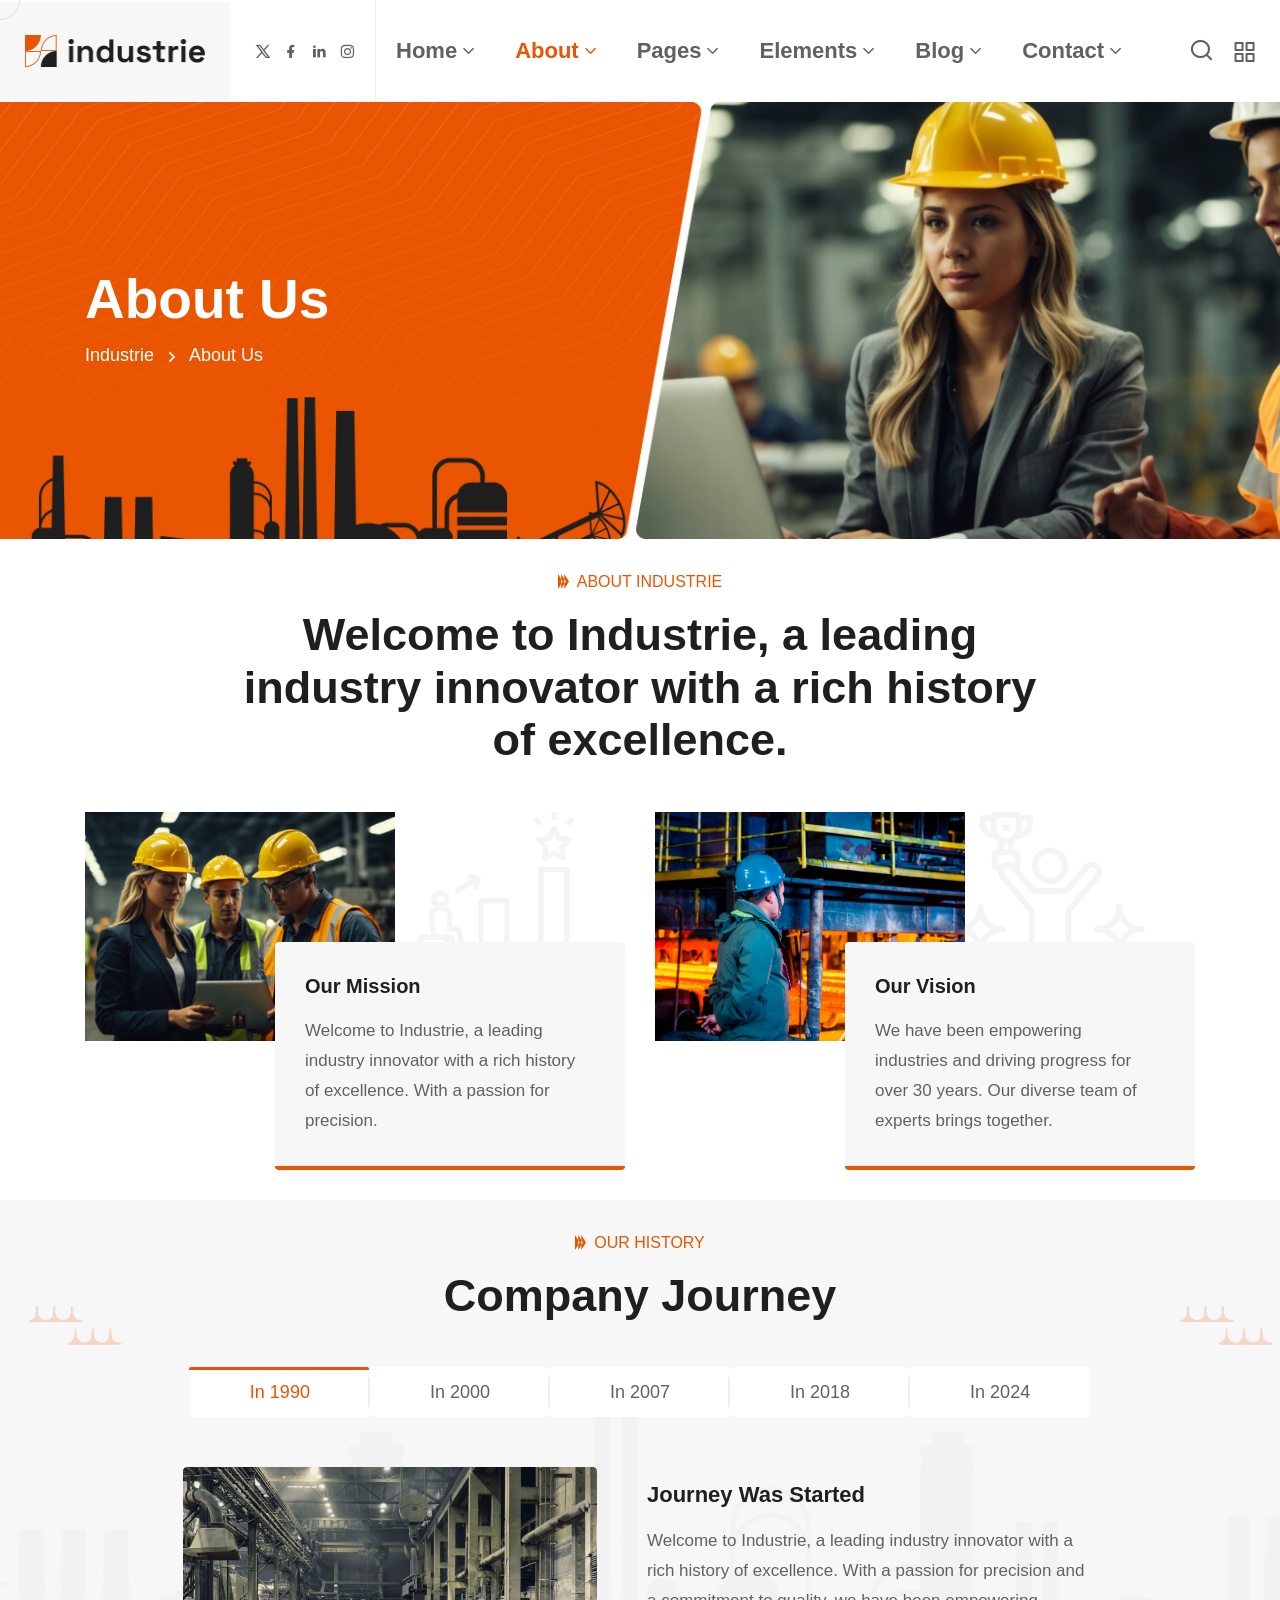
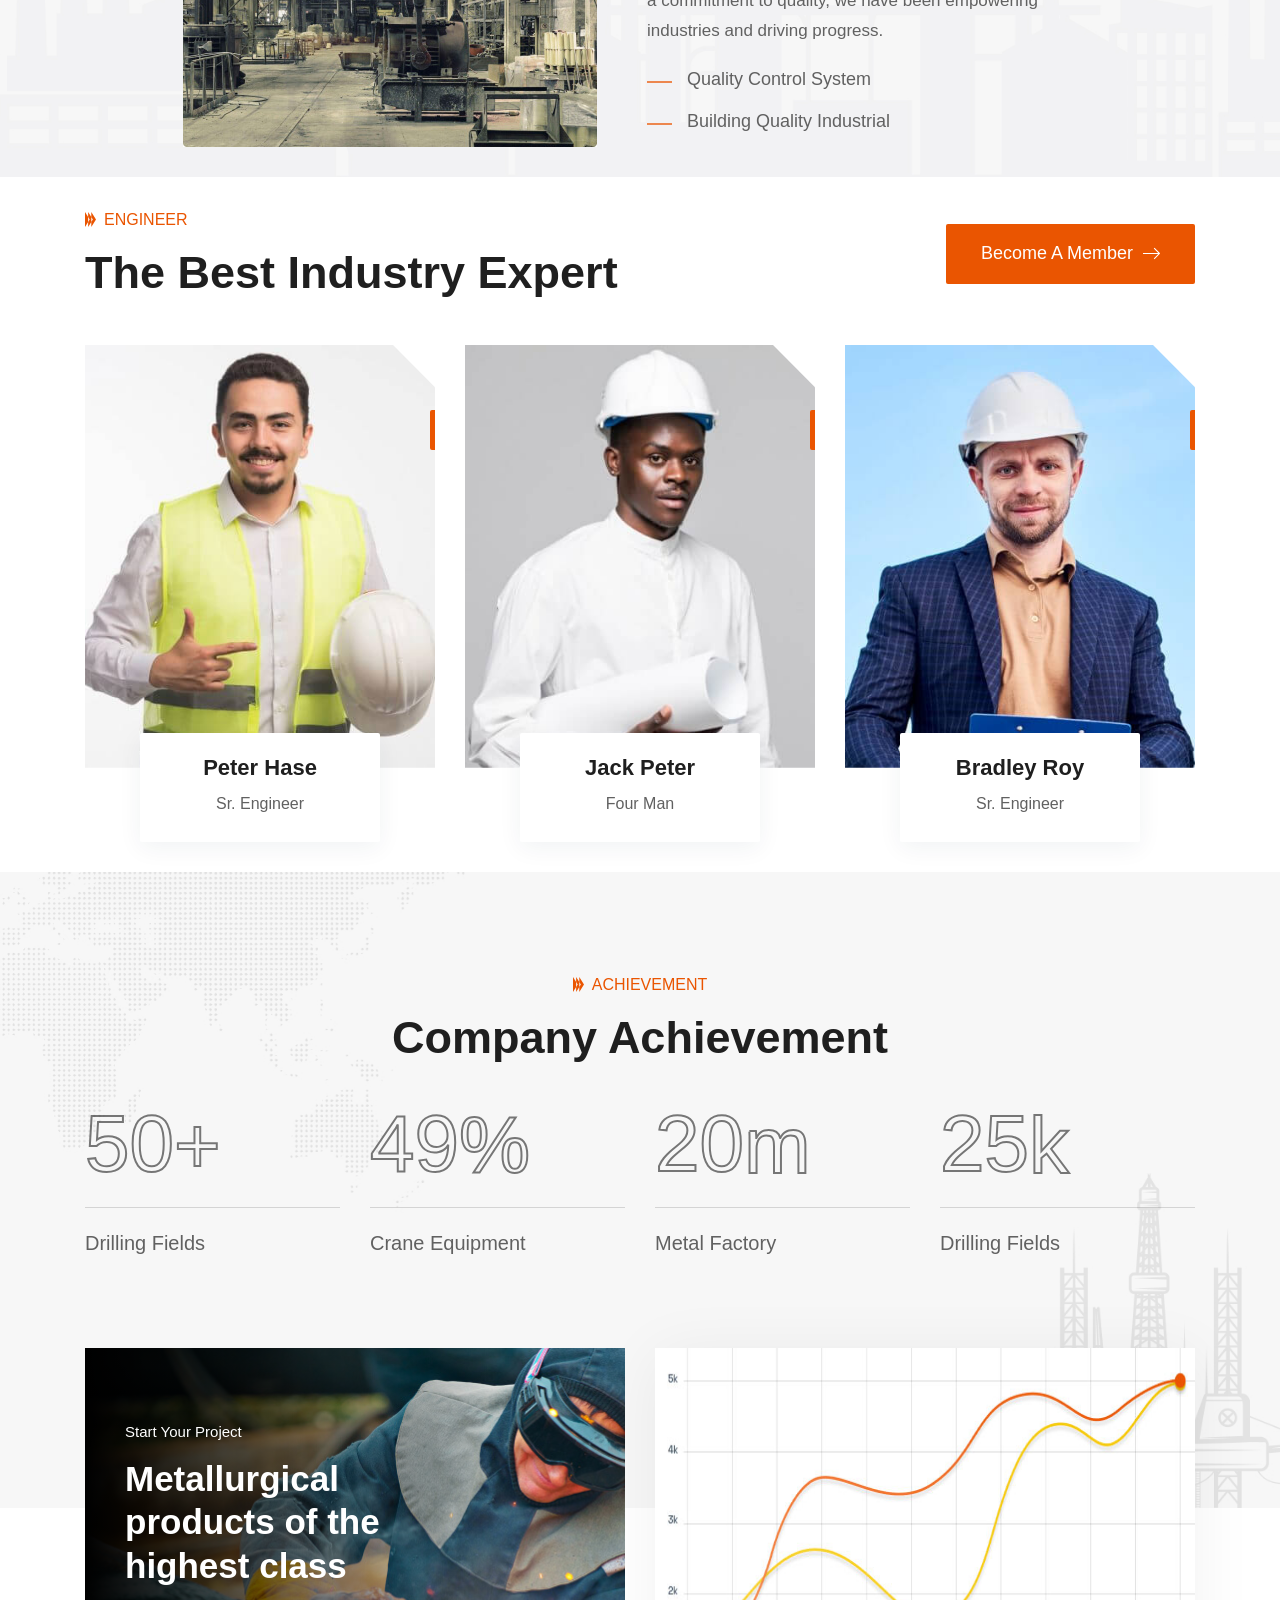
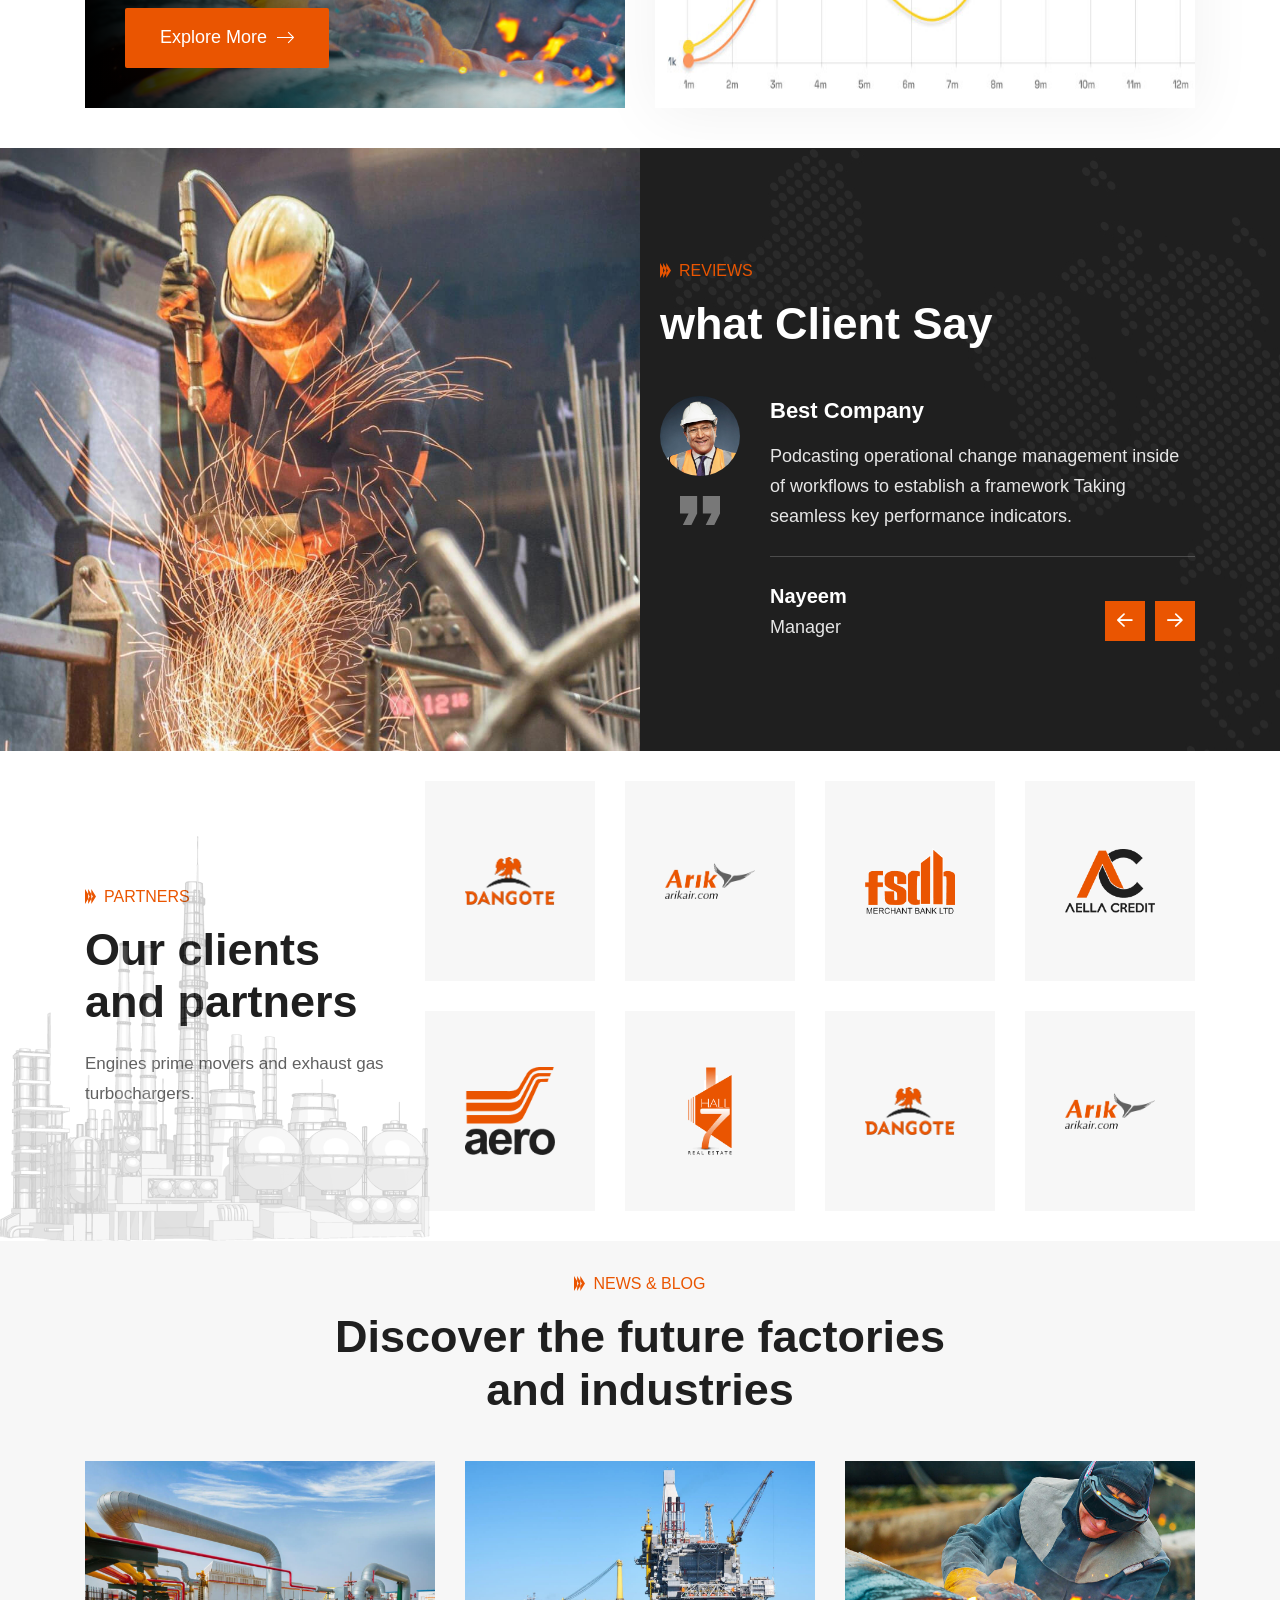
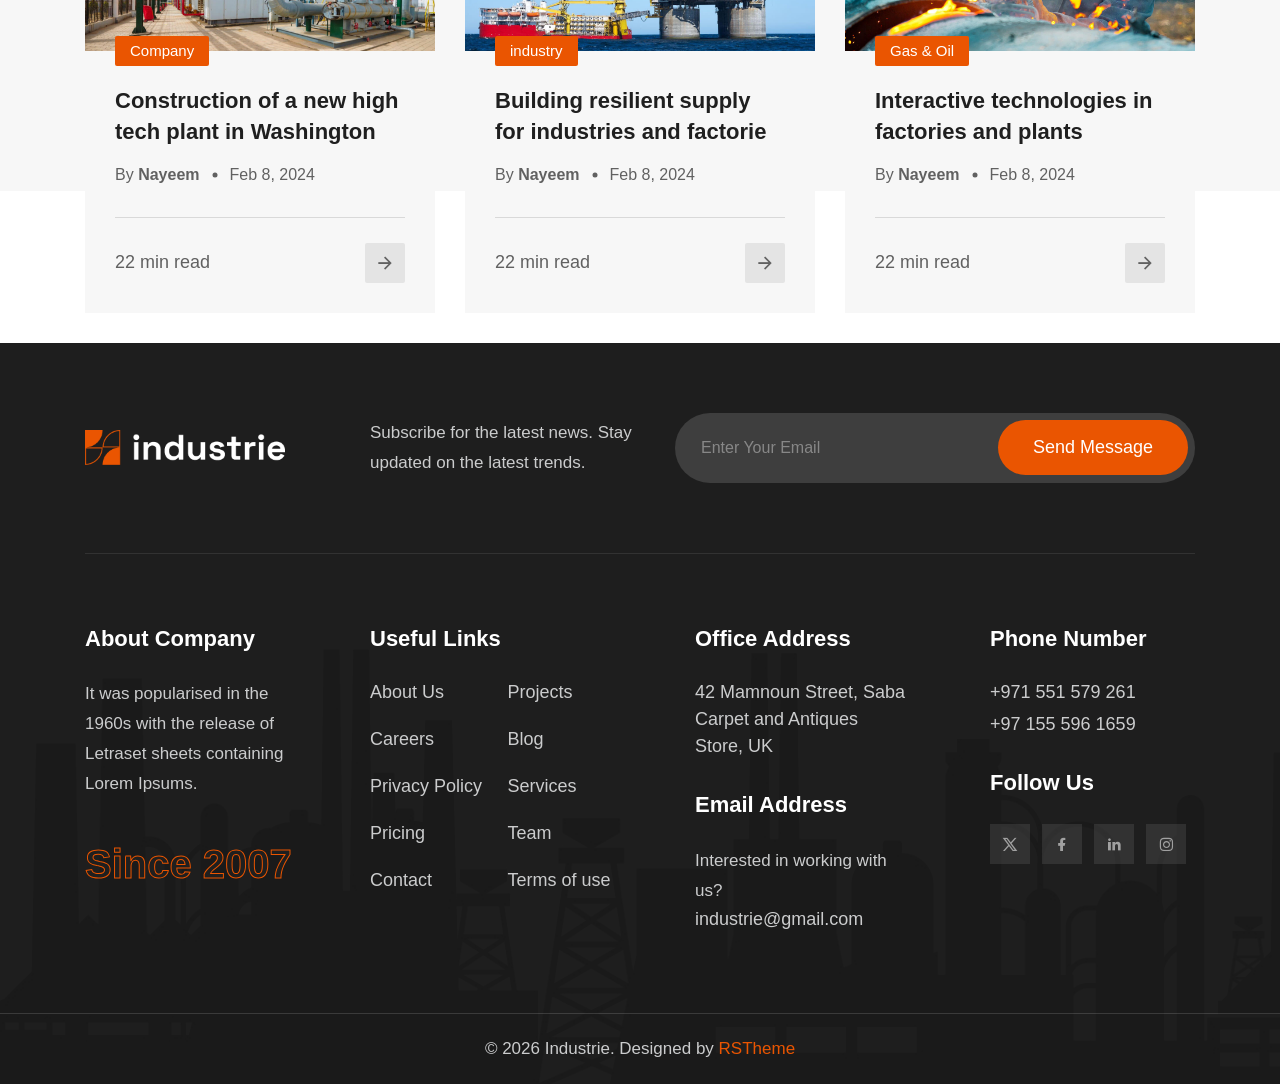
<file: about.html>
<!doctype html>
<html class="no-js" lang="zxx">


<!-- Mirrored from industrie.rstheme.com/html/about.html by HTTrack Website Copier/3.x [XR&CO'2014], Mon, 28 Jul 2025 06:28:31 GMT -->
<head>
    <meta charset="utf-8">
    <meta http-equiv="x-ua-compatible" content="ie=edge">
    <title>About || HTML Template</title>
    <meta name="description" content="">
    <meta name="viewport" content="width=device-width, initial-scale=1">
    <!-- Place favicon.ico in the root directory -->
    <link rel="shortcut icon" type="image/x-icon" href="assets/images/favicon.png">
    <!-- CSS here -->
    <link rel="stylesheet" href="assets/css/vendor/bootstrap.min.css">
    <link rel="stylesheet" href="assets/css/vendor/animate.min.css">
    <link rel="stylesheet" href="assets/css/plugins/swiper.min.css">
    <link rel="stylesheet" href="assets/css/plugins/nice-select.css">
    <link rel="stylesheet" href="assets/css/plugins/nouislider.min.css">
    <link rel="stylesheet" href="assets/css/vendor/magnific-popup.css">
    <link rel="stylesheet" href="assets/css/vendor/odometer.min.css">
    <link rel="stylesheet" href="assets/css/vendor/fontawesome-pro.css">
    <link rel="stylesheet" href="assets/css/vendor/spacing.css">
    <link rel="stylesheet" href="assets/css/vendor/remixicon.css">
    <link rel="stylesheet" href="assets/css/main.css">
</head>

<body class="rs-smoother-yes rtl">

    <!-- preloader start -->
    <div id="pre-load">
        <div id="loader" class="loader">
            <div class="loader-container">
                <div class="loader-icon"><img src="assets/images/favicon.png" alt=""></div>
            </div>
        </div>
    </div>
    <!-- preloader end -->

    <!-- preloader start -->

    <div id="rs-mouse">
        <div id="cursor-ball"></div>
    </div>

    <!-- preloader end -->

    <!-- Header area start -->
    <header>
        <div class="rs-header-area rs-header-one" id="header-sticky">
            <div class="container-fluid g-0">
                <div class="rs-header-inner">
                    <div class="rs-header-left">
                        <div class="rs-header-logo-wrapper">
                            <div class="rs-header-logo">
                                <a href="index.html"><img src="assets/images/logo/logo-orange.png" alt="logo"></a>
                            </div>
                        </div>
                    </div>
                    <div class="rs-header-menu">
                        <div class="rs-theme-social has-transparent has-orange">
                            <a href="#"><i class="ri-twitter-x-line"></i></a>
                            <a href="#"><i class="ri-facebook-fill"></i></a>
                            <a href="#"><i class="ri-linkedin-fill"></i></a>
                            <a href="#"><i class="ri-instagram-line"></i></a>
                        </div>
                        <nav id="mobile-menu" class="main-menu">
                            <ul class="multipage-menu">
                                <li class="menu-item-has-children">
                                    <a href="#">Home</a>
                                    <ul class="submenu last-children">
                                        <li class="menu-item-has-children has-arrow">
                                            <a href="#">Multipages</a>
                                            <ul class="submenu">
                                                <li><a href="index.html">Industry</a></li>
                                                <li><a href="red-engineering.html">Red Engineering</a></li>
                                                <li><a href="blue-construction.html">Blue Construction</a></li>
                                                <li><a href="metallurgy.html">Metallurgy</a></li>
                                                <li><a href="orange-construction.html">Orange construction</a></li>
                                                <li><a href="laboratory.html">Laboratory</a></li>
                                                <li><a href="renewable-energy.html">Renewable Energy</a></li>
                                                <li><a href="oil-gas.html">Oil & Gas</a></li>
                                                <li><a href="factory.html">Factory</a></li>
                                                <li><a href="robotic.html">Robotic</a></li>
                                                <li><a href="architecture.html">Architecture</a></li>
                                                <li><a href="manufacturing.html">Manufacturing</a></li>
                                            </ul>
                                        </li>
                                        <li class="menu-item-has-children has-arrow">
                                            <a href="javascript:void(0)">Onepages</a>
                                            <ul class="submenu">
                                                <li><a href="industrie-one-page.html">Industrie Onepage</a></li>
                                                <li><a href="red-engineering-one-page.html">Engineering Onepage</a></li>
                                                <li><a href="blue-construction-one-page.html">Blue Construct Onepage</a></li>
                                                <li><a href="metallurgy-one-page.html">Metallurgy Onepage</a></li>
                                                <li><a href="orange-construction-one-page.html">Construction Onepage</a></li>
                                                <li><a href="laboratory-one-page.html">Laboratory Onepage</a></li>
                                                <li><a href="renewable-energy-one-page.html"> Energy Onepage</a></li>
                                                <li><a href="oil-gas-one-page.html">Oil Gas Onepage</a></li>
                                                <li><a href="factory-one-page.html">Factory Onepage</a></li>
                                                <li><a href="robotic-one-page.html">Robotic Onepage</a></li>
                                                <li><a href="architecture-one-page.html">Architecture Onepage</a></li>
                                                <li><a href="manufacturing-one-page.html">Manufacturing Onepage</a></li>
                                            </ul>
                                        </li>
                                    </ul>
                                </li>
                                <!-- about menu -->
                                <li class="menu-item-has-children">
                                    <a href="about.html">About</a>
                                    <ul class="submenu last-children">
                                        <li>
                                            <a href="about.html">About Us 01</a>
                                        </li>
                                        <li>
                                            <a href="about-two.html">About Us 02</a>
                                        </li>
                                    </ul>
                                </li>
                                <!-- page menu -->
                                <li class="menu-item-has-children">
                                    <a href="javascript:void(0)">Pages</a>
                                    <ul class="submenu last-children">
                                        <li class=" has-arrow">
                                            <a href="javascript:void(0)">Services</a>
                                            <ul class="submenu">
                                                <li><a href="services.html">Services</a></li>
                                                <li><a href="services-details.html">Services Details</a></li>
                                            </ul>
                                        </li>
                                        <li class=" has-arrow">
                                            <a href="javascript:void(0)">Team</a>
                                            <ul class="submenu">
                                                <li><a href="team.html">Team</a></li>
                                                <li><a href="team-details.html">Team Details</a></li>
                                            </ul>
                                        </li>
                                        <li class=" has-arrow">
                                            <a href="javascript:void(0)">Project</a>
                                            <ul class="submenu">
                                                <li><a href="portfolio.html">Project</a></li>
                                                <li><a href="portfolio-details.html">Project Details</a></li>
                                            </ul>
                                        </li>
                                        <li>
                                            <a href="pricing.html">Pricing Plan</a>
                                        </li>
                                        <li class=" has-arrow">
                                            <a href="shop.html">Shop</a>
                                            <ul class="submenu">
                                                <li><a href="shop.html">Product</a></li>
                                                <li><a href="shop-details.html">Product Details</a></li>
                                                <li><a href="checkout.html">Checkout</a></li>
                                                <li><a href="cart.html">Cart</a></li>
                                            </ul>
                                        </li>
                                        <li>
                                            <a href="faq.html">Faq</a>
                                        </li>
                                        <li>
                                            <a href="appointment.html">Appointment</a>
                                        </li>
                                    </ul>
                                </li>
                                <!-- elements menu -->
                                <li class="has-mega-menu menu-item-has-children">
                                    <a href="javascript:void(0)">Elements</a>
                                    <ul class="mega-menu mega-grid">
                                        <li>
                                            <a href="#" class="title">Elements Layout</a>
                                            <ul>
                                                <li><a href="elements-features.html">Features</a></li>
                                                <li><a href="elements-advance-tab.html">Advance Tab</a></li>
                                                <li><a href="elements-work-process.html">Work Process</a></li>
                                                <li><a href="elements-counter.html">Counter</a></li>
                                                <li><a href="elements-gsap.html">GSAP</a></li>
                                            </ul>
                                        </li>
                                        <li>
                                            <a href="#" class="title">Elements Layout</a>
                                            <ul>
                                                <li><a href="elements-services.html">Services Box</a></li>
                                                <li><a href="elements-team.html">Team</a></li>
                                                <li><a href="elements-pricing.html">Pricing</a></li>
                                                <li><a href="elements-portfolio.html">Project</a></li>
                                                <li><a href="#">Coming Soon</a></li>
                                            </ul>
                                        </li>
                                        <li>
                                            <a href="#" class="title">Elements Layout</a>
                                            <ul>
                                                <li><a href="elements-services-tab.html">Services Tab</a></li>
                                                <li><a href="elements-testimonial.html">Testimonials</a></li>
                                                <li><a href="elements-brand.html">Partner Logo</a></li>
                                                <li><a href="elements-blog.html">Blog</a></li>
                                                <li><a href="#">Coming Soon</a></li>
                                            </ul>
                                        </li>
                                    </ul>
                                </li>

                                <li class="menu-item-has-children">
                                    <a href="javascript:void(0)">Blog</a>
                                    <ul class="submenu last-children">
                                        <li>
                                            <a href="blog.html">Blog</a>
                                        </li>
                                        <li>
                                            <a href="blog-details.html">Blog Details</a>
                                        </li>
                                    </ul>
                                </li>
                                <li class="menu-item-has-children">
                                    <a href="contact.html">Contact</a>
                                    <ul class="submenu last-children">
                                        <li>
                                            <a href="contact.html">Contact 01</a>
                                        </li>
                                        <li>
                                            <a href="contact-two.html">Contact 02</a>
                                        </li>
                                    </ul>
                                </li>
                            </ul>
                        </nav>
                    </div>
                    <div class="rs-header-right">
                        <!-- search area start -->
                        <div class="rs-header-search-wrapper">
                            <div class="rs-header-search-icon">
                                <i class="ri-close-fill has-close"></i>
                                <i class="ri-search-line has-search"></i>
                            </div>
                            <form class="rs-header-search-inner rs-stickys-form" action="#">
                                <div class="rs-header-search">
                                    <input type="text" placeholder="Searching...">
                                    <button type="submit"><i class="ri-search-line"></i></button>
                                </div>
                            </form>
                        </div>
                        <!-- search area end -->
                        <div class="rs-header-btn">
                            <a class="rs-btn has-theme-orange has-icon has-bg" href="contact.html">Get In Touch
                                <span class="icon-box">
                                <svg class="icon-first" xmlns="http://www.w3.org/2000/svg" viewBox="0 0 32 32">
                                    <path
                                        d="M31.71,15.29l-10-10L20.29,6.71,28.59,15H0v2H28.59l-8.29,8.29,1.41,1.41,10-10A1,1,0,0,0,31.71,15.29Z">
                                    </path>
                                </svg>
                                <svg class="icon-second" xmlns="http://www.w3.org/2000/svg" viewBox="0 0 32 32">
                                    <path
                                        d="M31.71,15.29l-10-10L20.29,6.71,28.59,15H0v2H28.59l-8.29,8.29,1.41,1.41,10-10A1,1,0,0,0,31.71,15.29Z">
                                    </path>
                                </svg>
                            </span>
                            </a>
                        </div>
                        <div class="rs-header-hamburger">
                            <div class="sidebar-toggle">
                                <a class="bar-icon" href="javascript:void(0)">
                                    <svg xmlns="http://www.w3.org/2000/svg" width="21" height="20" viewBox="0 0 21 20" fill="none">
                                        <path d="M8.55566 11H1.55566C1.29045 11 1.03609 11.1054 0.848557 11.2929C0.661021 11.4804 0.555664 11.7348 0.555664 12V19C0.555664 19.2652 0.661021 19.5196 0.848557 19.7071C1.03609 19.8946 1.29045 20 1.55566 20H8.55566C8.82088 20 9.07523 19.8946 9.26277 19.7071C9.45031 19.5196 9.55566 19.2652 9.55566 19V12C9.55566 11.7348 9.45031 11.4804 9.26277 11.2929C9.07523 11.1054 8.82088 11 8.55566 11ZM7.55566 18H2.55566V13H7.55566V18ZM19.5557 0H12.5557C12.2904 0 12.0361 0.105357 11.8486 0.292893C11.661 0.48043 11.5557 0.734784 11.5557 1V8C11.5557 8.26522 11.661 8.51957 11.8486 8.70711C12.0361 8.89464 12.2904 9 12.5557 9H19.5557C19.8209 9 20.0752 8.89464 20.2628 8.70711C20.4503 8.51957 20.5557 8.26522 20.5557 8V1C20.5557 0.734784 20.4503 0.48043 20.2628 0.292893C20.0752 0.105357 19.8209 0 19.5557 0ZM18.5557 7H13.5557V2H18.5557V7ZM19.5557 11H12.5557C12.2904 11 12.0361 11.1054 11.8486 11.2929C11.661 11.4804 11.5557 11.7348 11.5557 12V19C11.5557 19.2652 11.661 19.5196 11.8486 19.7071C12.0361 19.8946 12.2904 20 12.5557 20H19.5557C19.8209 20 20.0752 19.8946 20.2628 19.7071C20.4503 19.5196 20.5557 19.2652 20.5557 19V12C20.5557 11.7348 20.4503 11.4804 20.2628 11.2929C20.0752 11.1054 19.8209 11 19.5557 11ZM18.5557 18H13.5557V13H18.5557V18ZM8.55566 0H1.55566C1.29045 0 1.03609 0.105357 0.848557 0.292893C0.661021 0.48043 0.555664 0.734784 0.555664 1V8C0.555664 8.26522 0.661021 8.51957 0.848557 8.70711C1.03609 8.89464 1.29045 9 1.55566 9H8.55566C8.82088 9 9.07523 8.89464 9.26277 8.70711C9.45031 8.51957 9.55566 8.26522 9.55566 8V1C9.55566 0.734784 9.45031 0.48043 9.26277 0.292893C9.07523 0.105357 8.82088 0 8.55566 0ZM7.55566 7H2.55566V2H7.55566V7Z" fill="#616161"></path>
                                    </svg>
                                </a>
                            </div>
                        </div>
                    </div>
                </div>
            </div>
        </div>
    </header>
    <!-- Header area end -->

    <!-- Offcanvas area start -->
    <div class="fix">
        <div class="offcanvas-area" data-lenis-prevent>
            <div class="offcanvas-wrapper">
                <div class="offcanvas-content">
                    <div class="offcanvas-top d-flex justify-content-between align-items-center mb-20">
                        <div class="offcanvas-logo">
                            <a class="logo-black" href="index.html"><img src="assets/images/logo/logo-orange.png" alt="logo"></a>
                        </div>
                        <div class="offcanvas-close">
                            <button class="offcanvas-close-icon animation--flip">
                                <span class="offcanvas-m-lines">
                                <span class="offcanvas-m-line line--1"></span><span
                                    class="offcanvas-m-line line--2"></span><span
                                    class="offcanvas-m-line line--3"></span>
                                </span>
                            </button>
                        </div>
                    </div>
                    <div class="offcanvas-about mb-30 d-none d-sm-block">
                        <p> Industrie is a modern factory website. specifically designed for who need construction,
                            firms, oil, architecture and any other small business.
                        </p>
                    </div>
                    <div class="offcanvas-gallery d-none d-sm-block">
                        <div class="offcanvas-gallery-thumb-wrapper">
                            <div class="offcanvas-popup-thumb">
                                <a class="popup-image" href="assets/images/gallery/gallery-thumb-01.png">
                                    <img src="assets/images/gallery/gallery-thumb-01.png" alt="image">
                                </a>
                            </div>
                            <div class="offcanvas-popup-thumb">
                                <a class="popup-image" href="assets/images/gallery/gallery-thumb-02.png">
                                    <img src="assets/images/gallery/gallery-thumb-02.png" alt="image">
                                </a>
                            </div>
                            <div class="offcanvas-popup-thumb">
                                <a class="popup-image" href="assets/images/gallery/gallery-thumb-03.png">
                                    <img src="assets/images/gallery/gallery-thumb-03.png" alt="image">
                                </a>
                            </div>
                            <div class="offcanvas-popup-thumb">
                                <a class="popup-image" href="assets/images/gallery/gallery-thumb-04.png">
                                    <img src="assets/images/gallery/gallery-thumb-04.png" alt="image">
                                </a>
                            </div>
                            <div class="offcanvas-popup-thumb">
                                <a class="popup-image" href="assets/images/gallery/gallery-thumb-05.png">
                                    <img src="assets/images/gallery/gallery-thumb-05.png" alt="image">
                                </a>
                            </div>
                            <div class="offcanvas-popup-thumb">
                                <a class="popup-image" href="assets/images/gallery/gallery-thumb-01.png">
                                    <img src="assets/images/gallery/gallery-thumb-01.png" alt="image">
                                </a>
                            </div>
                        </div>
                    </div>
                    <div class="mobile-menu">
                        <div class="rs-offcanvas-menu mb-25">
                            <nav></nav>
                        </div>
                    </div>
                    <div class="offcanvas-contact mb-30">
                        <h4 class="offcanvas-title-meta">Contact Info</h4>
                        <ul>
                            <li class="d-flex align-items-center gap-15">
                                <div class="offcanvas-contact-icon">
                                    <svg xmlns="http://www.w3.org/2000/svg" width="14" height="18" viewBox="0 0 14 18" fill="none">
                                        <path d="M11.8768 9.68475C11.3059 10.835 10.5331 11.9818 9.74128 13.0109C8.95198 14.0368 8.15999 14.9249 7.5643 15.5572C7.48514 15.6412 7.40956 15.7206 7.33802 15.7951C7.26648 15.7206 7.1909 15.6412 7.11174 15.5572C6.51605 14.9249 5.72406 14.0368 4.93476 13.0109C4.14299 11.9818 3.37019 10.835 2.79925 9.68475C2.22242 8.52266 1.89032 7.43373 1.89032 6.5C1.89032 3.50846 4.32934 1.08333 7.33802 1.08333C10.3467 1.08333 12.7857 3.50846 12.7857 6.5C12.7857 7.43373 12.4536 8.52266 11.8768 9.68475ZM7.33802 17.3333C7.33802 17.3333 13.8753 11.1732 13.8753 6.5C13.8753 2.91015 10.9484 0 7.33802 0C3.7276 0 0.800781 2.91015 0.800781 6.5C0.800781 11.1732 7.33802 17.3333 7.33802 17.3333Z" fill="#6D6D6D"></path>
                                        <path d="M7.33802 8.66667C6.13455 8.66667 5.15894 7.69662 5.15894 6.5C5.15894 5.30338 6.13455 4.33333 7.33802 4.33333C8.54149 4.33333 9.5171 5.30338 9.5171 6.5C9.5171 7.69662 8.54149 8.66667 7.33802 8.66667ZM7.33802 9.75C9.14323 9.75 10.6066 8.29492 10.6066 6.5C10.6066 4.70507 9.14323 3.25 7.33802 3.25C5.53281 3.25 4.0694 4.70507 4.0694 6.5C4.0694 8.29492 5.53281 9.75 7.33802 9.75Z" fill="#6D6D6D"></path>
                                    </svg>
                                </div>
                                <div class="offcanvas-contact-text">
                                    <a href="#"> 2096 New Market, New Road <br>
                                    North Carolina, USA </a>
                                </div>
                            </li>
                            <li class="d-flex align-items-center gap-15">
                                <div class="offcanvas-contact-icon">
                                    <svg xmlns="http://www.w3.org/2000/svg" width="16" height="16" viewBox="0 0 16 16" fill="none">
                                        <path d="M3.65387 1.32849C3.40343 1.00649 2.92745 0.976861 2.639 1.26531L1.60508 2.29923C1.1216 2.78271 0.94387 3.46766 1.1551 4.06847C2.00338 6.48124 3.39215 8.74671 5.32272 10.6773C7.25329 12.6078 9.51876 13.9966 11.9315 14.8449C12.5323 15.0561 13.2173 14.8784 13.7008 14.3949L14.7347 13.361C15.0231 13.0726 14.9935 12.5966 14.6715 12.3461L12.3653 10.5524C12.2008 10.4245 11.9866 10.3793 11.7845 10.4298L9.59541 10.9771C9.00082 11.1257 8.37183 10.9515 7.93845 10.5181L5.48187 8.06155C5.04849 7.62817 4.87427 6.99919 5.02292 6.40459L5.57019 4.21553C5.62073 4.01336 5.57552 3.79918 5.44758 3.63468L3.65387 1.32849ZM1.88477 0.511076C2.62689 -0.231039 3.8515 -0.154797 4.49583 0.673634L6.28954 2.97983C6.6187 3.40304 6.73502 3.95409 6.60498 4.47423L6.05772 6.66329C5.99994 6.8944 6.06766 7.13888 6.2361 7.30732L8.69268 9.7639C8.86113 9.93235 9.1056 10.0001 9.33671 9.94229L11.5258 9.39502C12.0459 9.26499 12.597 9.3813 13.0202 9.71047L15.3264 11.5042C16.1548 12.1485 16.231 13.3731 15.4889 14.1152L14.455 15.1492C13.7153 15.8889 12.6089 16.2137 11.5778 15.8512C9.01754 14.9511 6.61438 13.4774 4.56849 11.4315C2.5226 9.38562 1.04895 6.98246 0.148838 4.42225C-0.213682 3.39112 0.11113 2.28472 0.85085 1.545L1.88477 0.511076Z" fill="#6D6D6D"></path>
                                        <path d="M11 0.5C11 0.223858 11.2239 0 11.5 0H15.5C15.7761 0 16 0.223858 16 0.5V4.5C16 4.77614 15.7761 5 15.5 5C15.2239 5 15 4.77614 15 4.5V1.70711L10.8536 5.85355C10.6583 6.04882 10.3417 6.04882 10.1464 5.85355C9.95118 5.65829 9.95118 5.34171 10.1464 5.14645L14.2929 1H11.5C11.2239 1 11 0.776142 11 0.5Z" fill="#6D6D6D"></path>
                                    </svg>
                                </div>
                                <div class="offcanvas-contact-text">
                                    <a href="tel:+12346691234"> +123-4669-1234 </a>
                                </div>
                            </li>
                            <li class="d-flex align-items-center gap-15">
                                <div class="offcanvas-contact-icon">
                                    <svg xmlns="http://www.w3.org/2000/svg" width="16" height="16" viewBox="0 0 16 16" fill="none">
                                        <path d="M2 2C0.895431 2 0 2.89543 0 4V12L2.58386e-05 12.0103C0.00555998 13.1101 0.898859 14 2 14H7.5C7.77614 14 8 13.7761 8 13.5C8 13.2239 7.77614 13 7.5 13H2C1.53715 13 1.14774 12.6855 1.03376 12.2586L6.67417 8.7876L8 9.5831L15 5.3831V8.5C15 8.77614 15.2239 9 15.5 9C15.7761 9 16 8.77614 16 8.5V4C16 2.89543 15.1046 2 14 2H2ZM5.70808 8.20794L1 11.1052V5.3831L5.70808 8.20794ZM1 4.2169V4C1 3.44772 1.44772 3 2 3H14C14.5523 3 15 3.44772 15 4V4.2169L8 8.4169L1 4.2169Z" fill="#6D6D6D"></path>
                                        <path d="M14.2467 14.2686C15.2567 14.2686 15.8339 13.4116 15.8339 12.2442V12.0344C15.8339 10.4297 14.6402 9 12.5197 9H12.4847C10.421 9 9 10.3598 9 12.4322V12.6465C9 14.8195 10.4385 16 12.3579 16H12.4016C12.9963 16 13.4204 15.9257 13.639 15.8251V15.0949C13.3941 15.2042 12.9656 15.2742 12.4585 15.2742H12.4147C11.0812 15.2742 9.84385 14.4872 9.84385 12.6202V12.4628C9.84385 10.8057 10.9019 9.73891 12.4847 9.73891H12.524C14.0587 9.73891 15.0075 10.7883 15.0075 12.065V12.183C15.0075 13.158 14.6839 13.5734 14.3691 13.5734C14.1374 13.5734 13.9582 13.4247 13.9582 13.1537V10.9631H13.0531V11.5315H13.0225C12.9394 11.2342 12.6552 10.9019 12.0693 10.9019C11.2911 10.9019 10.8101 11.4572 10.8101 12.3011V12.8301C10.8101 13.722 11.2998 14.2642 12.0693 14.2642C12.5415 14.2642 12.9656 14.0369 13.0837 13.6215H13.1274C13.2455 14.0412 13.7439 14.2686 14.2467 14.2686ZM11.7939 12.6814V12.4541C11.7939 11.9076 12.0212 11.6627 12.3666 11.6627C12.664 11.6627 12.9394 11.8551 12.9394 12.371V12.7383C12.9394 13.3111 12.6858 13.4816 12.3754 13.4816C12.0212 13.4816 11.7939 13.2673 11.7939 12.6814Z" fill="#6D6D6D"></path>
                                    </svg>
                                </div>
                                <div class="offcanvas-contact-text">
                                    <a href="mailto:info@gmail.com">info@gmail.com</a>
                                </div>
                            </li>
                        </ul>
                    </div>
                    <div class="offcanvas-social">
                        <h4 class="offcanvas-title-meta">Subscribe & Follow</h4>
                        <ul>
                            <li><a href="#"><i class="fab fa-facebook-f"></i></a></li>
                            <li><a href="#"><i class="fab fa-twitter"></i></a></li>
                            <li><a href="#"><i class="fab fa-youtube"></i></a></li>
                            <li><a href="#"><i class="fab fa-linkedin"></i></a></li>
                        </ul>
                    </div>
                </div>
            </div>
        </div>
    </div>
    <div class="offcanvas-overlay"></div>
    <div class="offcanvas-overlay-white"></div>
    <!-- Offcanvas area start -->

    <!-- Body main wrapper start -->
    <main>

        <!-- breadcrumb area start -->
        <section class="rs-breadcrumb-area rs-breadcrumb-one p-relative">
            <div class="rs-breadcrumb-bg" data-background="assets/images/bg/breadcrumb-bg-01.png"></div>
            <div class="container">
                <div class="row">
                    <div class="col-xxl-6 col-xl-8 col-lg-8">
                        <div class="rs-breadcrumb-content-wrapper">
                            <div class="rs-breadcrumb-title-wrapper">
                                <h1 class="rs-breadcrumb-title">About Us</h1>
                            </div>
                            <div class="rs-breadcrumb-menu">
                                <nav>
                                    <ul>
                                        <li><span><a href="index.html">Industrie</a></span></li>
                                        <li><span>About Us</span></li>
                                    </ul>
                                </nav>
                            </div>
                        </div>
                    </div>
                </div>
            </div>
        </section>
        <!-- breadcrumb area end -->

        <!-- about area start -->
        <section class="rs-about-area section-space rs-about-twelve">
            <div class="container">
                <div class="row  g-5 justify-content-center section-title-space align-items-center">
                    <div class="col-xxl-8 col-xl-9 col-lg-9">
                        <div class="rs-section-title-wrapper text-center">
                            <span class="rs-section-subtitle has-theme-orange">
                        <svg xmlns="http://www.w3.org/2000/svg" width="11" height="15" viewBox="0 0 11 15" fill="none">
                           <path d="M3.14286 10L0 15L8.78104e-07 0L3.14286 5V10Z" fill="#EA5501"></path>
                           <path fill-rule="evenodd" clip-rule="evenodd"
                              d="M6.28571 10L3.14286 15L3.14286 10L4.71428 7.5L3.14286 5L3.14286 0L6.28571 5L6.28571 10ZM6.28571 10L7.85714 7.5L6.28571 5V0L11 7.5L6.28571 15V10Z"
                              fill="#EA5501"></path>
                        </svg>
                        About Industrie
                     </span>
                            <h2 class="rs-section-title rs-split-text-enable split-in-fade">Welcome to Industrie, a leading
                                industry innovator with a rich history of excellence.</h2>
                        </div>
                    </div>
                </div>
                <div class="row g-5">
                    <div class="col-xl-6 col-lg-6">
                        <div class="rs-about-wrapper">
                            <div class="rs-about-shape">
                                <img src="assets/images/shape/about-shape-06.png" alt="image">
                            </div>
                            <div class="rs-about-thumb">
                                <img src="assets/images/about/about-thumb-18.png" alt="image">
                            </div>
                            <div class="rs-about-content">
                                <h6 class="rs-about-title">Our Mission</h6>
                                <p>Welcome to Industrie, a leading industry innovator with a rich history of excellence. With a
                                    passion for precision.</p>
                            </div>
                        </div>
                    </div>
                    <div class="col-xl-6 col-lg-6">
                        <div class="rs-about-wrapper">
                            <div class="rs-about-shape">
                                <img src="assets/images/shape/about-shape-07.png" alt="image">
                            </div>
                            <div class="rs-about-thumb">
                                <img src="assets/images/about/about-thumb-19.png" alt="image">
                            </div>
                            <div class="rs-about-content">
                                <h6 class="rs-about-title">Our Vision</h6>
                                <p>We have been empowering industries and driving progress for over 30 years. Our diverse team
                                    of experts brings together.</p>
                            </div>
                        </div>
                    </div>
                </div>
            </div>
        </section>
        <!-- about area end -->

        <!-- history area start -->
        <section class="rs-history-area section-space rs-history-one">
            <div class="rs-history-bg-thumb" data-background="assets/images/bg/tab-bg-01.png"></div>
            <div class="container">
                <div class="row  g-5 justify-content-center section-title-space align-items-center">
                    <div class="col-xxl-6 col-xl-6 col-lg-6">
                        <div class="rs-section-title-wrapper text-center">
                            <span class="rs-section-subtitle has-theme-orange">
                        <svg xmlns="http://www.w3.org/2000/svg" width="11" height="15" viewBox="0 0 11 15" fill="none">
                           <path d="M3.14286 10L0 15L8.78104e-07 0L3.14286 5V10Z" fill="#EA5501"></path>
                           <path fill-rule="evenodd" clip-rule="evenodd"
                              d="M6.28571 10L3.14286 15L3.14286 10L4.71428 7.5L3.14286 5L3.14286 0L6.28571 5L6.28571 10ZM6.28571 10L7.85714 7.5L6.28571 5V0L11 7.5L6.28571 15V10Z"
                              fill="#EA5501"></path>
                        </svg>
                        Our History
                     </span>
                            <h2 class="rs-section-title rs-split-text-enable split-in-fade">Company Journey</h2>
                        </div>
                    </div>
                </div>
                <div class="row justify-content-center">
                    <div class="col-xxl-9 col-xl-10">
                        <div class="rs-history-tab-wrapper">
                            <div class="rs-history-tab">
                                <ul class="nav nav-pills" id="pills-tab" role="tablist">
                                    <li class="nav-item" role="presentation">
                                        <button class="nav-link active" id="pills-item-one-tab" data-bs-toggle="pill" data-bs-target="#pills-item-one" type="button" role="tab" aria-controls="pills-item-one" aria-selected="true">
                                            In 1990
                                        </button>
                                    </li>
                                    <li class="nav-item" role="presentation">
                                        <button class="nav-link" id="pills-item-two-tab" data-bs-toggle="pill" data-bs-target="#pills-item-two" type="button" role="tab" aria-controls="pills-item-two" aria-selected="false"> In 2000
                                        </button>
                                    </li>
                                    <li class="nav-item" role="presentation">
                                        <button class="nav-link" id="pills-item-three-tab" data-bs-toggle="pill" data-bs-target="#pills-item-three" type="button" role="tab" aria-controls="pills-item-three" aria-selected="false">
                                            In 2007
                                        </button>
                                    </li>
                                    <li class="nav-item" role="presentation">
                                        <button class="nav-link" id="pills-item-four-tab" data-bs-toggle="pill" data-bs-target="#pills-item-four" type="button" role="tab" aria-controls="pills-item-three" aria-selected="false">
                                            In 2018
                                        </button>
                                    </li>
                                    <li class="nav-item" role="presentation">
                                        <button class="nav-link" id="pills-item-five-tab" data-bs-toggle="pill" data-bs-target="#pills-item-five" type="button" role="tab" aria-controls="pills-item-three" aria-selected="false">
                                            In 2024
                                        </button>
                                    </li>
                                </ul>
                            </div>
                            <div class="rs-history-tab-content-wrapper">
                                <div class="tab-content rs-history-tab-anim" id="pills-tabContent">
                                    <div class="tab-pane fade show active" id="pills-item-one" role="tabpanel" aria-labelledby="pills-item-one-tab" tabindex="0">
                                        <div class="rs-history-tab-item">
                                            <div class="rs-history-tab-thumb">
                                                <img src="assets/images/history/history-thumb-01.png" alt="image">
                                            </div>
                                            <div class="rs-history-tab-content">
                                                <h5 class="rs-history-tab-title">Journey Was Started</h5>
                                                <p>
                                                    Welcome to Industrie, a leading industry innovator with a rich history of
                                                    excellence. With a passion for precision and a commitment to quality, we have
                                                    been empowering industries and driving progress. </p>
                                                <div class="rs-history-tab-list">
                                                    <div class="rs-list-item">
                                                        <ul>
                                                            <li>
                                                                Quality Control System
                                                            </li>
                                                            <li>
                                                                Building Quality Industrial
                                                            </li>
                                                        </ul>
                                                    </div>
                                                </div>
                                            </div>
                                        </div>
                                    </div>
                                    <div class="tab-pane fade" id="pills-item-two" role="tabpanel" aria-labelledby="pills-item-two-tab" tabindex="0">
                                        <div class="rs-history-tab-item">
                                            <div class="rs-history-tab-thumb">
                                                <img src="assets/images/history/history-thumb-02.png" alt="image">
                                            </div>
                                            <div class="rs-history-tab-content">
                                                <h5 class="rs-history-tab-title">Journey Was Started</h5>
                                                <p>
                                                    Welcome to Industrie, a leading industry innovator with a rich history of
                                                    excellence. With a passion for precision and a commitment to quality, we have
                                                    been empowering industries and driving progress. </p>
                                                <div class="rs-history-tab-list">
                                                    <div class="rs-list-item">
                                                        <ul>
                                                            <li>
                                                                Quality Control System
                                                            </li>
                                                            <li>
                                                                Building Quality Industrial
                                                            </li>
                                                        </ul>
                                                    </div>
                                                </div>
                                            </div>
                                        </div>
                                    </div>
                                    <div class="tab-pane fade" id="pills-item-three" role="tabpanel" aria-labelledby="pills-item-three-tab" tabindex="0">
                                        <div class="rs-history-tab-item">
                                            <div class="rs-history-tab-thumb">
                                                <img src="assets/images/history/history-thumb-03.png" alt="image">
                                            </div>
                                            <div class="rs-history-tab-content">
                                                <h5 class="rs-history-tab-title">Journey Was Started</h5>
                                                <p>
                                                    Welcome to Industrie, a leading industry innovator with a rich history of
                                                    excellence. With a passion for precision and a commitment to quality, we have
                                                    been empowering industries and driving progress. </p>
                                                <div class="rs-history-tab-list">
                                                    <div class="rs-list-item">
                                                        <ul>
                                                            <li>
                                                                Quality Control System
                                                            </li>
                                                            <li>
                                                                Building Quality Industrial
                                                            </li>
                                                        </ul>
                                                    </div>
                                                </div>
                                            </div>
                                        </div>
                                    </div>
                                    <div class="tab-pane fade" id="pills-item-four" role="tabpanel" aria-labelledby="pills-item-four-tab" tabindex="0">
                                        <div class="rs-history-tab-item">
                                            <div class="rs-history-tab-thumb">
                                                <img src="assets/images/history/history-thumb-04.png" alt="image">
                                            </div>
                                            <div class="rs-history-tab-content">
                                                <h5 class="rs-history-tab-title">Journey Was Started</h5>
                                                <p>
                                                    Welcome to Industrie, a leading industry innovator with a rich history of
                                                    excellence. With a passion for precision and a commitment to quality, we have
                                                    been empowering industries and driving progress. </p>
                                                <div class="rs-history-tab-list">
                                                    <div class="rs-list-item">
                                                        <ul>
                                                            <li>
                                                                Quality Control System
                                                            </li>
                                                            <li>
                                                                Building Quality Industrial
                                                            </li>
                                                        </ul>
                                                    </div>
                                                </div>
                                            </div>
                                        </div>
                                    </div>
                                    <div class="tab-pane fade" id="pills-item-five" role="tabpanel" aria-labelledby="pills-item-five-tab" tabindex="0">
                                        <div class="rs-history-tab-item">
                                            <div class="rs-history-tab-thumb">
                                                <img src="assets/images/history/history-thumb-05.png" alt="image">
                                            </div>
                                            <div class="rs-history-tab-content">
                                                <h5 class="rs-history-tab-title">Journey Was Started</h5>
                                                <p>
                                                    Welcome to Industrie, a leading industry innovator with a rich history of
                                                    excellence. With a passion for precision and a commitment to quality, we have
                                                    been empowering industries and driving progress. </p>
                                                <div class="rs-history-tab-list">
                                                    <div class="rs-list-item">
                                                        <ul>
                                                            <li>
                                                                Quality Control System
                                                            </li>
                                                            <li>
                                                                Building Quality Industrial
                                                            </li>
                                                        </ul>
                                                    </div>
                                                </div>
                                            </div>
                                        </div>
                                    </div>
                                </div>
                            </div>
                        </div>
                    </div>
                </div>
            </div>
        </section>
        <!-- history area start -->

        <!-- team area start -->
        <section class="rs-team-area section-space rs-team-one">
            <div class="container">
                <div class="row  g-5 section-title-space align-items-center">
                    <div class="col-xl-7 col-lg-7">
                        <div class="rs-section-title-wrapper">
                            <span class="rs-section-subtitle has-theme-orange justify-content-start">
                        <svg xmlns="http://www.w3.org/2000/svg" width="11" height="15" viewBox="0 0 11 15" fill="none">
                           <path d="M3.14286 10L0 15L8.78104e-07 0L3.14286 5V10Z" fill="#EA5501"></path>
                           <path fill-rule="evenodd" clip-rule="evenodd"
                              d="M6.28571 10L3.14286 15L3.14286 10L4.71428 7.5L3.14286 5L3.14286 0L6.28571 5L6.28571 10ZM6.28571 10L7.85714 7.5L6.28571 5V0L11 7.5L6.28571 15V10Z"
                              fill="#EA5501"></path>
                        </svg>
                        Engineer
                     </span>
                            <h2 class="rs-section-title">The Best Industry Expert</h2>
                        </div>
                    </div>
                    <div class="col-xl-5 col-lg-5">
                        <div class="rs-team-btn d-flex justify-content-lg-end">
                            <a class="rs-btn has-theme-orange has-icon has-bg" href="team.html">Become a Member
                                <span class="icon-box">
                           <svg class="icon-first" xmlns="http://www.w3.org/2000/svg" viewBox="0 0 32 32">
                              <path
                                 d="M31.71,15.29l-10-10L20.29,6.71,28.59,15H0v2H28.59l-8.29,8.29,1.41,1.41,10-10A1,1,0,0,0,31.71,15.29Z">
                              </path>
                           </svg>
                           <svg class="icon-second" xmlns="http://www.w3.org/2000/svg" viewBox="0 0 32 32">
                              <path
                                 d="M31.71,15.29l-10-10L20.29,6.71,28.59,15H0v2H28.59l-8.29,8.29,1.41,1.41,10-10A1,1,0,0,0,31.71,15.29Z">
                              </path>
                           </svg>
                        </span>
                            </a>
                        </div>
                    </div>
                </div>
                <div class="row g-5">
                    <div class="col-xl-4 col-lg-4 col-md-6">
                        <div class="rs-team-item wow fadeInUp" data-wow-delay=".3s" data-wow-duration="1s">
                            <div class="rs-team-thumb has-clip">
                                <a href="team-details.html"><img src="assets/images/team/team-thumb-01.png" alt="image"></a>
                                <div class="rs-theme-social rs-team-social has-transparent">
                                    <a href="#"><i class="ri-twitter-x-line"></i></a>
                                    <a href="#"><i class="ri-facebook-fill"></i></a>
                                    <a href="#"><i class="ri-linkedin-fill"></i></a>
                                </div>
                            </div>
                            <div class="rs-team-content-wrapper">
                                <div class="rs-team-content-box">
                                    <h5 class="rs-team-title"><a href="team-details.html">Peter Hase</a></h5>
                                    <span class="rs-team-designation">Sr. Engineer</span>
                                </div>
                            </div>
                        </div>
                    </div>
                    <div class="col-xl-4 col-lg-4 col-md-6">
                        <div class="rs-team-item wow fadeInUp" data-wow-delay=".5s" data-wow-duration="1s">
                            <div class="rs-team-thumb has-clip">
                                <a href="team-details.html"> <img src="assets/images/team/team-thumb-02.png" alt="image"></a>
                                <div class="rs-theme-social rs-team-social has-transparent">
                                    <a href="#"><i class="ri-twitter-x-line"></i></a>
                                    <a href="#"><i class="ri-facebook-fill"></i></a>
                                    <a href="#"><i class="ri-linkedin-fill"></i></a>
                                </div>
                            </div>
                            <div class="rs-team-content-wrapper">
                                <div class="rs-team-content-box">
                                    <h5 class="rs-team-title"><a href="team-details.html">Jack Peter</a></h5>
                                    <span class="rs-team-designation">Four Man</span>
                                </div>
                            </div>
                        </div>
                    </div>
                    <div class="col-xl-4 col-lg-4 col-md-6">
                        <div class="rs-team-item wow fadeInUp" data-wow-delay=".7s" data-wow-duration="1s">
                            <div class="rs-team-thumb has-clip">
                                <a href="team-details.html"><img src="assets/images/team/team-thumb-03.png" alt="image"></a>
                                <div class="rs-theme-social rs-team-social has-transparent">
                                    <a href="#"><i class="ri-twitter-x-line"></i></a>
                                    <a href="#"><i class="ri-facebook-fill"></i></a>
                                    <a href="#"><i class="ri-linkedin-fill"></i></a>
                                </div>
                            </div>
                            <div class="rs-team-content-wrapper">
                                <div class="rs-team-content-box">
                                    <h5 class="rs-team-title"><a href="team-details.html">Bradley Roy</a></h5>
                                    <span class="rs-team-designation">Sr. Engineer</span>
                                </div>
                            </div>
                        </div>
                    </div>
                </div>
            </div>
        </section>
        <!-- team area end -->

        <!-- counter area start -->
        <section class="rs-counter-area rs-counter-one section-space-top has-space p-relative z-index-1">
            <div class="rs-counter-bg-thumb" data-background="assets/images/bg/counter-bg-01.png"></div>
            <div class="container">
                <div class="row  g-5 justify-content-center section-title-space align-items-center">
                    <div class="col-xxl-6 col-xl-7 col-lg-7">
                        <div class="rs-section-title-wrapper text-center">
                            <span class="rs-section-subtitle has-theme-orange">
                        <svg xmlns="http://www.w3.org/2000/svg" width="11" height="15" viewBox="0 0 11 15" fill="none">
                           <path d="M3.14286 10L0 15L8.78104e-07 0L3.14286 5V10Z" fill="#EA5501"></path>
                           <path fill-rule="evenodd" clip-rule="evenodd"
                              d="M6.28571 10L3.14286 15L3.14286 10L4.71428 7.5L3.14286 5L3.14286 0L6.28571 5L6.28571 10ZM6.28571 10L7.85714 7.5L6.28571 5V0L11 7.5L6.28571 15V10Z"
                              fill="#EA5501"></path>
                        </svg>
                        Achievement	
                     </span>
                            <h2 class="rs-section-title rs-split-text-enable split-in-fade">Company Achievement</h2>
                        </div>
                    </div>
                </div>
                <div class="row g-5">
                    <div class="col-xl-3 col-lg-3 col-md-4 col-sm-6">
                        <div class="rs-counter-item">
                            <div class="rs-counter-inner">
                                <div class="rs-counter-number-wrapper">
                                    <span class="rs-counter-number odometer" data-count="50">00</span>
                                    <span class="prefix">+</span>
                                </div>
                                <span class="rs-counter-title">Drilling Fields</span>
                            </div>
                        </div>
                    </div>
                    <div class="col-xl-3 col-lg-3 col-md-4 col-sm-6">
                        <div class="rs-counter-item">
                            <div class="rs-counter-inner">
                                <div class="rs-counter-number-wrapper">
                                    <span class="rs-counter-number odometer" data-count="49">00</span>
                                    <span class="prefix">%</span>
                                </div>
                                <span class="rs-counter-title">Crane Equipment</span>
                            </div>
                        </div>
                    </div>
                    <div class="col-xl-3 col-lg-3 col-md-4 col-sm-6">
                        <div class="rs-counter-item">
                            <div class="rs-counter-inner">
                                <div class="rs-counter-number-wrapper">
                                    <span class="rs-counter-number odometer" data-count="20">00</span>
                                    <span class="prefix">m</span>
                                </div>
                                <span class="rs-counter-title">Metal Factory</span>
                            </div>
                        </div>
                    </div>
                    <div class="col-xl-3 col-lg-3 col-md-4 col-sm-6">
                        <div class="rs-counter-item">
                            <div class="rs-counter-inner">
                                <div class="rs-counter-number-wrapper">
                                    <span class="rs-counter-number odometer" data-count="25">00</span>
                                    <span class="prefix">k</span>
                                </div>
                                <span class="rs-counter-title">Drilling Fields</span>
                            </div>
                        </div>
                    </div>
                </div>
            </div>
        </section>
        <!-- counter area end -->

        <!-- progress area start -->
        <section class="rs-progress-area rs-progress-one has-space section-space-bottom">
            <div class="container">
                <div class="row g-5">
                    <div class="col-xl-6 col-lg-6">
                        <div class="rs-progress-wrapper">
                            <div class="rs-progress-bg-thumb" data-background="assets/images/progress/progress-thumb-02.png"> </div>
                            <div class="rs-progress-content">
                                <span class="rs-progress-subtitle">Start Your Project </span>
                                <h3 class="rs-progress-title">Metallurgical products of the highest class</h3>
                                <div class="rs-progress-btn">
                                    <a class="rs-btn has-theme-orange has-icon has-bg" href="contact.html">Explore More
                                        <span class="icon-box">
                                 <svg class="icon-first" xmlns="http://www.w3.org/2000/svg" viewBox="0 0 32 32">
                                    <path
                                       d="M31.71,15.29l-10-10L20.29,6.71,28.59,15H0v2H28.59l-8.29,8.29,1.41,1.41,10-10A1,1,0,0,0,31.71,15.29Z">
                                    </path>
                                 </svg>
                                 <svg class="icon-second" xmlns="http://www.w3.org/2000/svg" viewBox="0 0 32 32">
                                    <path
                                       d="M31.71,15.29l-10-10L20.29,6.71,28.59,15H0v2H28.59l-8.29,8.29,1.41,1.41,10-10A1,1,0,0,0,31.71,15.29Z">
                                    </path>
                                 </svg>
                              </span>
                                    </a>
                                </div>
                            </div>
                        </div>
                    </div>
                    <div class="col-xl-6 col-lg-6">
                        <div class="rs-progress-thumb">
                            <img src="assets/images/progress/progress-bar-thumb-02.png" alt="image">
                        </div>
                    </div>
                </div>
            </div>
        </section>
        <!-- progress area end -->

        <!-- testimonial area start -->
        <section class="rs-testimonial-area rs-testimonial-three rs-swiper has-bg-black">
            <div class="rs-testimonial-bg-thumb" data-background="assets/images/testimonial/testimonial-thumb-02.png">
            </div>
            <div class="rs-testimonial-bg-thumb-two" data-background="assets/images/bg/testimonials-bg-06.png"> </div>
            <div class="container">
                <div class="row justify-content-end">
                    <div class="col-xxl-6 col-xl-7 col-lg-7">
                        <div class="rs-testimonial-wrapper">
                            <div class="rs-section-title-wrapper section-title-space">
                                <span class="rs-section-subtitle has-theme-orange justify-content-start has-transparent">
                                 <svg xmlns="http://www.w3.org/2000/svg" width="11" height="15" viewBox="0 0 11 15" fill="none">
                                    <path d="M3.14286 10L0 15L8.78104e-07 0L3.14286 5V10Z" fill="#EA5501"></path>
                                    <path fill-rule="evenodd" clip-rule="evenodd"
                                       d="M6.28571 10L3.14286 15L3.14286 10L4.71428 7.5L3.14286 5L3.14286 0L6.28571 5L6.28571 10ZM6.28571 10L7.85714 7.5L6.28571 5V0L11 7.5L6.28571 15V10Z"
                                       fill="#EA5501"></path>
                                 </svg>
                                Reviews
                              </span>
                                <h2 class="rs-section-title rs-split-text-enable split-in-fade">what Client Say</h2>
                            </div>
                            <div class="rs-testimonial-slider-wrapper">
                                <div class="swiper" data-clone-slides="false" data-loop="true" data-speed="1500" data-autoplay="true" data-dots-dynamic="false" data-hover-pause="true" data-effect="false" data-delay="2500" data-item="1" data-item-xl="1" data-item-lg="1" data-item-md="1" data-item-sm="1" data-item-xs="1" data-item-mobile="1" data-margin="30" data-margin-xl="30">
                                    <div class="swiper-wrapper">
                                        <div class="swiper-slide">
                                            <div class="rs-testimonial-item">
                                                <div class="rs-testimonial-avater-thumb">
                                                    <div class="rs-testimonial-thumb">
                                                        <img src="assets/images/user/user-thumb-01.png" alt="image">
                                                    </div>
                                                    <div class="rs-testimonial-icon">
                                                        <svg xmlns="http://www.w3.org/2000/svg" width="40" height="29" viewBox="0 0 40 29" fill="none">
                                                            <path d="M2.85714 29H11.4286L17.1429 17.4V0H0V17.4H8.57143L2.85714 29ZM25.7143 29H34.2857L40 17.4V0H22.8571V17.4H31.4286L25.7143 29Z" fill="white" fill-opacity="0.4"></path>
                                                        </svg>
                                                    </div>
                                                </div>
                                                <div class="rs-testimonial-content">
                                                    <h5 class="rs-testimonial-title">Best Company</h5>
                                                    <div class="rs-testimonial-description">
                                                        <p>Podcasting operational change management inside of workflows to establish a
                                                            framework Taking seamless key performance indicators.</p>
                                                    </div>
                                                    <div class="rs-tesimonial-avater-info">
                                                        <h6 class="rs-testimonial-avater-title">Nayeem</h6>
                                                        <span class="rs-testimonial-avater-designation">Manager</span>
                                                    </div>
                                                </div>
                                            </div>
                                        </div>
                                        <div class="swiper-slide">
                                            <div class="rs-testimonial-item">
                                                <div class="rs-testimonial-avater-thumb">
                                                    <div class="rs-testimonial-thumb">
                                                        <img src="assets/images/user/user-thumb-02.png" alt="image">
                                                    </div>
                                                    <div class="rs-testimonial-icon">
                                                        <svg xmlns="http://www.w3.org/2000/svg" width="40" height="29" viewBox="0 0 40 29" fill="none">
                                                            <path d="M2.85714 29H11.4286L17.1429 17.4V0H0V17.4H8.57143L2.85714 29ZM25.7143 29H34.2857L40 17.4V0H22.8571V17.4H31.4286L25.7143 29Z" fill="white" fill-opacity="0.4"></path>
                                                        </svg>
                                                    </div>
                                                </div>
                                                <div class="rs-testimonial-content">
                                                    <h5 class="rs-testimonial-title">Best Company</h5>
                                                    <div class="rs-testimonial-description">
                                                        <p>Podcasting operational change management inside of workflows to establish a
                                                            framework Taking seamless key performance indicators.</p>
                                                    </div>
                                                    <div class="rs-tesimonial-avater-info">
                                                        <h6 class="rs-testimonial-avater-title">Abdur Rashid</h6>
                                                        <span class="rs-testimonial-avater-designation">Founder &amp; CEO</span>
                                                    </div>
                                                </div>
                                            </div>
                                        </div>
                                        <div class="swiper-slide">
                                            <div class="rs-testimonial-item">
                                                <div class="rs-testimonial-avater-thumb">
                                                    <div class="rs-testimonial-thumb">
                                                        <img src="assets/images/user/user-thumb-03.png" alt="image">
                                                    </div>
                                                    <div class="rs-testimonial-icon">
                                                        <svg xmlns="http://www.w3.org/2000/svg" width="40" height="29" viewBox="0 0 40 29" fill="none">
                                                            <path d="M2.85714 29H11.4286L17.1429 17.4V0H0V17.4H8.57143L2.85714 29ZM25.7143 29H34.2857L40 17.4V0H22.8571V17.4H31.4286L25.7143 29Z" fill="white" fill-opacity="0.4"></path>
                                                        </svg>
                                                    </div>
                                                </div>
                                                <div class="rs-testimonial-content">
                                                    <h5 class="rs-testimonial-title">Best Company</h5>
                                                    <div class="rs-testimonial-description">
                                                        <p>Podcasting operational change management inside of workflows to establish a
                                                            framework Taking seamless key performance indicators.</p>
                                                    </div>
                                                    <div class="rs-tesimonial-avater-info">
                                                        <h6 class="rs-testimonial-avater-title">Tom Hanks</h6>
                                                        <span class="rs-testimonial-avater-designation">Customer</span>
                                                    </div>
                                                </div>
                                            </div>
                                        </div>
                                    </div>
                                    <!-- If we need navigation buttons -->
                                    <div class=" rs-testimonial-navigation">
                                        <button class="swiper-button-prev rs-swiper-btn has-small hover-light-orange"><i
                                          class="fa-regular fa-arrow-left"></i></button>
                                        <button class="swiper-button-next rs-swiper-btn has-small hover-light-orange"><i
                                          class="fa-regular fa-arrow-right"></i></button>
                                    </div>
                                </div>
                            </div>
                        </div>
                    </div>
                </div>
            </div>

        </section>
        <!-- testimonial area end -->

        <!-- brand area start -->
        <section class="rs-brand-area section-space rs-brand-two has-theme-orange">
            <div class="rs-brand-shape">
                <img src="assets/images/shape/brand-shape.png" alt="image">
            </div>
            <div class="container">
                <div class="row  align-items-center">
                    <div class="col-12">
                        <div class="rs-brand-wrapper">
                            <div class="rs-section-title-wrapper">
                                <span class="rs-section-subtitle has-theme-orange justify-content-start">
                        <svg xmlns="http://www.w3.org/2000/svg" width="11" height="15" viewBox="0 0 11 15" fill="none">
                           <path d="M3.14286 10L0 15L8.78104e-07 0L3.14286 5V10Z" fill="#EA5501"></path>
                           <path fill-rule="evenodd" clip-rule="evenodd"
                              d="M6.28571 10L3.14286 15L3.14286 10L4.71428 7.5L3.14286 5L3.14286 0L6.28571 5L6.28571 10ZM6.28571 10L7.85714 7.5L6.28571 5V0L11 7.5L6.28571 15V10Z"
                              fill="#EA5501"></path>
                        </svg>
                        Partners
                     </span>
                                <h2 class="rs-section-title rs-split-text-enable split-in-fade mb-20">Our clients and partners </h2>
                                <p class="descrip"> Engines prime movers and exhaust gas turbochargers. </p>
                            </div>
                            <div class="rs-brand-item-wrapper">
                                <div class="rs-brand-item">
                                    <div class="rs-brand-thumb">
                                        <img src="assets/images/brand/brand-thumb-02.png" alt="image">
                                    </div>
                                </div>
                                <div class="rs-brand-item">
                                    <div class="rs-brand-thumb">
                                        <img src="assets/images/brand/brand-thumb-03.png" alt="image">
                                    </div>
                                </div>
                                <div class="rs-brand-item">
                                    <div class="rs-brand-thumb">
                                        <img src="assets/images/brand/brand-thumb-04.png" alt="image">
                                    </div>
                                </div>
                                <div class="rs-brand-item">
                                    <div class="rs-brand-thumb">
                                        <img src="assets/images/brand/brand-thumb-05.png" alt="image">
                                    </div>
                                </div>
                                <div class="rs-brand-item">
                                    <div class="rs-brand-thumb">
                                        <img src="assets/images/brand/brand-thumb-06.png" alt="image">
                                    </div>
                                </div>
                                <div class="rs-brand-item">
                                    <div class="rs-brand-thumb">
                                        <img src="assets/images/brand/brand-thumb-07.png" alt="image">
                                    </div>
                                </div>
                                <div class="rs-brand-item">
                                    <div class="rs-brand-thumb">
                                        <img src="assets/images/brand/brand-thumb-02.png" alt="image">
                                    </div>
                                </div>
                                <div class="rs-brand-item">
                                    <div class="rs-brand-thumb">
                                        <img src="assets/images/brand/brand-thumb-03.png" alt="image">
                                    </div>
                                </div>
                            </div>
                        </div>
                    </div>
                </div>
            </div>
        </section>
        <!-- brand area end -->

        <!-- blog area start -->
        <section class="rs-blog-area section-space rs-blog-two has-theme-orange rs-swiper">
            <div class="container">
                <div class="row justify-content-center align-items-center">
                    <div class="col-xl-7 col-lg-8">
                        <div class="rs-section-title-wrapper text-center section-title-space">
                            <span class="rs-section-subtitle has-theme-orange">
                     <svg xmlns="http://www.w3.org/2000/svg" width="11" height="15" viewBox="0 0 11 15" fill="none">
                        <path d="M3.14286 10L0 15L8.78104e-07 0L3.14286 5V10Z" fill="#EA5501"></path>
                        <path fill-rule="evenodd" clip-rule="evenodd"
                           d="M6.28571 10L3.14286 15L3.14286 10L4.71428 7.5L3.14286 5L3.14286 0L6.28571 5L6.28571 10ZM6.28571 10L7.85714 7.5L6.28571 5V0L11 7.5L6.28571 15V10Z"
                           fill="#EA5501"></path>
                     </svg>
                     News &amp; Blog	
                  </span>
                            <h2 class="rs-section-title rs-split-text-enable split-in-fade">Discover the future factories and industries
                            </h2>
                        </div>
                    </div>
                </div>
                <div class="rs-blog-slider">
                    <div class="swiper" data-clone-slides="false" data-loop="true" data-speed="1500" data-autoplay="true" data-dots-dynamic="false" data-hover-pause="true" data-effect="false" data-delay="2500" data-item="3" data-item-xl="3" data-item-lg="3" data-item-md="2" data-item-sm="1" data-item-xs="1" data-item-mobile="1" data-margin="30" data-margin-xl="30">
                        <div class="swiper-wrapper">
                            <div class="swiper-slide">
                                <div class="rs-blog-item">
                                    <div class="rs-blog-thumb">
                                        <a href="blog-details.html"> <img src="assets/images/blog/blog-thumb-04.png" alt="image"></a>
                                    </div>
                                    <div class="rs-blog-content">
                                        <div class="rs-blog-tag has-theme-orange">
                                            <a href="blog-details.html">Company</a>
                                        </div>
                                        <h5 class="rs-blog-title underline has-black"> <a href="blog-details.html">Construction of a
                                                new high tech plant in Washington</a></h5>
                                        <div class="rs-blog-meta">
                                            <div class="rs-blog-meta-item">
                                                <span>
                                 By
                                 <a class="rs-blog-meta-author" href="#"> Nayeem</a>
                              </span>
                                            </div>
                                            <div class="rs-blog-meta-item">
                                                <span>
                                 Feb 8, 2024
                              </span>
                                            </div>
                                        </div>
                                        <div class="rs-blog-btn-wrapper">
                                            <span class="rs-blog-meta-text">22 min read</span>
                                            <a class="rs-square-btn has-icon has-light-grey" href="blog-details.html">
                                                <span class="icon-box">
                                 <i class="ri-arrow-right-line icon-first"></i>
                                 <i class="ri-arrow-right-line icon-second"></i>
                              </span>
                                            </a>
                                        </div>
                                    </div>
                                </div>
                            </div>
                            <div class="swiper-slide">
                                <div class="rs-blog-item">
                                    <div class="rs-blog-thumb">
                                        <a href="blog-details.html"> <img src="assets/images/blog/blog-thumb-05.png" alt="image"></a>
                                    </div>
                                    <div class="rs-blog-content">
                                        <div class="rs-blog-tag has-theme-orange">
                                            <a href="blog-details.html">industry</a>
                                        </div>
                                        <h5 class="rs-blog-title underline has-black"> <a href="blog-details.html">Building
                                                resilient supply for industries and factorie</a></h5>
                                        <div class="rs-blog-meta">
                                            <div class="rs-blog-meta-item">
                                                <span>
                                 By
                                 <a class="rs-blog-meta-author" href="#"> Nayeem</a>
                              </span>
                                            </div>
                                            <div class="rs-blog-meta-item">
                                                <span>
                                 Feb 8, 2024
                              </span>
                                            </div>
                                        </div>
                                        <div class="rs-blog-btn-wrapper">
                                            <span class="rs-blog-meta-text">22 min read</span>
                                            <a class="rs-square-btn has-icon has-light-grey" href="blog-details.html">
                                                <span class="icon-box">
                                 <i class="ri-arrow-right-line icon-first"></i>
                                 <i class="ri-arrow-right-line icon-second"></i>
                              </span>
                                            </a>
                                        </div>
                                    </div>
                                </div>
                            </div>
                            <div class="swiper-slide">
                                <div class="rs-blog-item">
                                    <div class="rs-blog-thumb">
                                        <a href="blog-details.html"> <img src="assets/images/blog/blog-thumb-06.png" alt="image"></a>
                                    </div>
                                    <div class="rs-blog-content">
                                        <div class="rs-blog-tag has-theme-orange">
                                            <a href="blog-details.html">Gas &amp; Oil</a>
                                        </div>
                                        <h5 class="rs-blog-title underline has-black"> <a href="blog-details.html"> Interactive
                                                technologies in factories and plants</a></h5>
                                        <div class="rs-blog-meta">
                                            <div class="rs-blog-meta-item">
                                                <span>
                                 By
                                 <a class="rs-blog-meta-author" href="#"> Nayeem</a>
                              </span>
                                            </div>
                                            <div class="rs-blog-meta-item">
                                                <span>
                                 Feb 8, 2024
                              </span>
                                            </div>
                                        </div>
                                        <div class="rs-blog-btn-wrapper">
                                            <span class="rs-blog-meta-text">22 min read</span>
                                            <a class="rs-square-btn has-icon has-light-grey" href="blog-details.html">
                                                <span class="icon-box">
                                 <i class="ri-arrow-right-line icon-first"></i>
                                 <i class="ri-arrow-right-line icon-second"></i>
                              </span>
                                            </a>
                                        </div>
                                    </div>
                                </div>
                            </div>
                        </div>
                    </div>
                </div>
            </div>
        </section>
        <!-- blog area end -->


    </main>
    <!-- Body main wrapper end -->

    <div class="rs-footer-bg-thumb-wrapper has-theme-orange">
        <div class="rs-footer-bg-thumb" data-background="assets/images/bg/footer-bg-02.png"></div>

        <!-- subscribe area start -->
        <div class="rs-subscribe-area rs-subscribe-one has-theme-orange">
            <div class="container">
                <div class="rs-subscribe-wrapper">
                    <div class="row g-5 align-items-center">
                        <div class="col-xl-3 col-lg-3">
                            <div class="rs-subscribe-logo">
                                <img src="assets/images/logo/logo-orange-white.png" alt="image">
                            </div>
                        </div>
                        <div class="col-xl-9 col-lg-9">
                            <div class="rs-subscribe-content">
                                <div class="rs-subscribe-text">
                                    <p>
                                        Subscribe for the latest news. Stay updated on the latest trends.
                                    </p>
                                </div>
                                <div class="rs-subscribe-input">
                                    <input id="name" name="name" type="text" placeholder="Enter Your Email">
                                    <button type="submit" class="rs-btn has-theme-orange">Send Message</button>
                                </div>
                            </div>
                        </div>
                    </div>
                </div>
            </div>
        </div>
        <!-- subscribe area end -->

        <!-- Body main wrapper end -->

        <!-- footer area start -->
        <footer>
            <div class="rs-footer-area rs-footer-two has-theme-orange">
                <div class="container">
                    <div class="rs-footer-top">
                        <div class="row g-5">
                            <div class="col-xxl-3 col-xl-3 col-lg-3 col-md-4 col-sm-6">
                                <div class="rs-footer-widget footer-2-col-1">
                                    <h5 class="rs-footer-widget-title">About Company</h5>
                                    <div class="rs-footer-widget-content">
                                        <p class="rs-footer-widget-description">
                                            It was popularised in the 1960s with the release of Letraset sheets containing Lorem
                                            Ipsums.
                                        </p>
                                        <div class="rs-footer-widget-stroke-text">
                                            <h3 class="rs-footer-stroke-text has-theme-orange">Since 2007</h3>
                                        </div>
                                    </div>
                                </div>
                            </div>
                            <div class="col-xxl-3 col-xl-3 col-lg-3 col-md-4 col-sm-6">
                                <div class="rs-footer-widget footer-2-col-2">
                                    <h5 class="rs-footer-widget-title">Useful Links</h5>
                                    <div class="rs-footer-widget-content">
                                        <div class="rs-footer-widget-links has-theme-orange">
                                            <ul>
                                                <li> <a href="#">About Us</a> </li>
                                                <li><a href="#">Projects</a></li>
                                                <li><a href="#">Careers</a></li>
                                                <li><a href="#">Blog</a></li>
                                                <li><a href="#">Privacy Policy</a></li>
                                                <li><a href="#">Services</a></li>
                                                <li><a href="#">Pricing</a></li>
                                                <li><a href="#">Team</a></li>
                                                <li><a href="#">Contact</a></li>
                                                <li><a href="#">Terms of use</a></li>
                                            </ul>
                                        </div>
                                    </div>
                                </div>
                            </div>
                            <div class="col-xxl-3 col-xl-3 col-lg-3 col-md-4 col-sm-6">
                                <div class="rs-footer-widget footer-2-col-3">
                                    <h5 class="rs-footer-widget-title">Office Address</h5>
                                    <div class="rs-footer-widget-content">
                                        <div class="rs-footer-widget-meta">
                                            <div class="rs-footer-widget-address">
                                                <a target="_blank" href="https://www.google.com/maps">42 Mamnoun Street, Saba Carpet
                                                    and Antiques Store, UK</a>
                                            </div>
                                            <h5 class="rs-footer-widget-title">Email Address</h5>
                                            <p> Interested in working with us?</p>
                                            <div class="rs-footer-widget-email">
                                                <a href="mailto:industrie@gmail.com">industrie@gmail.com</a>
                                            </div>
                                        </div>
                                    </div>
                                </div>
                            </div>
                            <div class="col-xxl-3 col-xl-3 col-lg-3 col-md-4 col-sm-6">
                                <div class="rs-footer-widget footer-2-col-4">
                                    <h5 class="rs-footer-widget-title">Phone Number</h5>
                                    <div class="rs-footer-widget-content">
                                        <div class="rs-footer-widget-contact-info">
                                            <div class="rs-footer-widget-number">
                                                <span>
                                       <a href="tel:971551579261">+971 551 579 261</a>
                                    </span>
                                                <span>
                                       <a href="tel:971551579261">+97 155 596 1659</a>
                                    </span>
                                            </div>
                                        </div>
                                        <h5 class="rs-footer-widget-title">Follow Us</h5>
                                        <div class="rs-footer-widget-social">
                                            <div class="rs-theme-social has-theme-orange">
                                                <a href="#"><i class="ri-twitter-x-line"></i></a>
                                                <a href="#"><i class="ri-facebook-fill"></i></a>
                                                <a href="#"><i class="ri-linkedin-fill"></i></a>
                                                <a href="#"><i class="ri-instagram-line"></i></a>
                                            </div>
                                        </div>
                                    </div>
                                </div>
                            </div>
                        </div>
                    </div>
                </div>
                <div class="rs-footer-copyright-area rs-copyright-one">
                    <div class="container">
                        <div class="row justify-content-center">
                            <div class="col-xl-12">
                                <div class="rs-footer-copyright has-theme-orange text-center">
                                    <p class="underline">© <span id="year">2025</span> Industrie. Designed by <a href="https://rstheme.com/">RSTheme</a></p>
                                </div>
                            </div>
                        </div>
                    </div>
                </div>
            </div>
        </footer>
        <!-- footer area end -->

    </div>


    <!-- back to top -->
    <!-- Backtotop start -->
    <div class="backtotop-wrap cursor-pointer">
        <svg class="backtotop-circle svg-content" width="100%" height="100%" viewBox="-1 -1 102 102">
            <path d="M50,1 a49,49 0 0,1 0,98 a49,49 0 0,1 0,-98" />
        </svg>
    </div>
    <!-- Backtotop end -->

    <!-- JS here -->
    <script src="assets/js/vendor/jquery-3.7.1.min.js"></script>
    <script src="assets/js/plugins/waypoints.min.js"></script>
    <script src="assets/js/vendor/bootstrap.bundle.min.js"></script>
    <script src="assets/js/plugins/meanmenu.min.js"></script>
    <script src="assets/js/plugins/swiper.min.js"></script>
    <script src="assets/js/plugins/wow.min.js"></script>
    <script src="assets/js/vendor/magnific-popup.min.js"></script>
    <script src="assets/js/vendor/isotope.pkgd.min.js"></script>
    <script src="assets/js/vendor/imagesloaded.pkgd.min.js"></script>
    <script src="assets/js/plugins/nice-select.min.js"></script>
    <script src="assets/js/plugins/jarallax.min.js"></script>
    <script src="assets/js/vendor/ajax-form.js"></script>
    <script src="assets/js/plugins/easypie.js"></script>
    <script src="assets/js/plugins/headding-title.js"></script>
    <script src="assets/js/plugins/lenis.min.js"></script>
    <script src="assets/js/plugins/gsap.min.js"></script>
    <script src="assets/js/plugins/rs-anim-int.js"></script>
    <script src="assets/js/plugins/rs-scroll-trigger.min.js"></script>
    <script src="assets/js/plugins/rs-splitText.min.js"></script>
    <script src="assets/js/plugins/jquery.lettering.js"></script>
    <script src="assets/js/plugins/parallax-effect.min.js"></script>
    <script src="assets/js/plugins/jquery.appear.min.js"></script>
    <script src="assets/js/plugins/marquee.min.js"></script>
    <script src="assets/js/plugins/chart.umd.min.js"></script>
    <script src="assets/js/plugins/nouislider.min.js"></script>
    <script src="assets/js/vendor/purecounter.js"></script>
    <script src="assets/js/vendor/odometer.min.js"></script>
    <script src="assets/js/main.js"></script>
</body>


<!-- Mirrored from industrie.rstheme.com/html/about.html by HTTrack Website Copier/3.x [XR&CO'2014], Mon, 28 Jul 2025 06:28:36 GMT -->
</html>
</file>
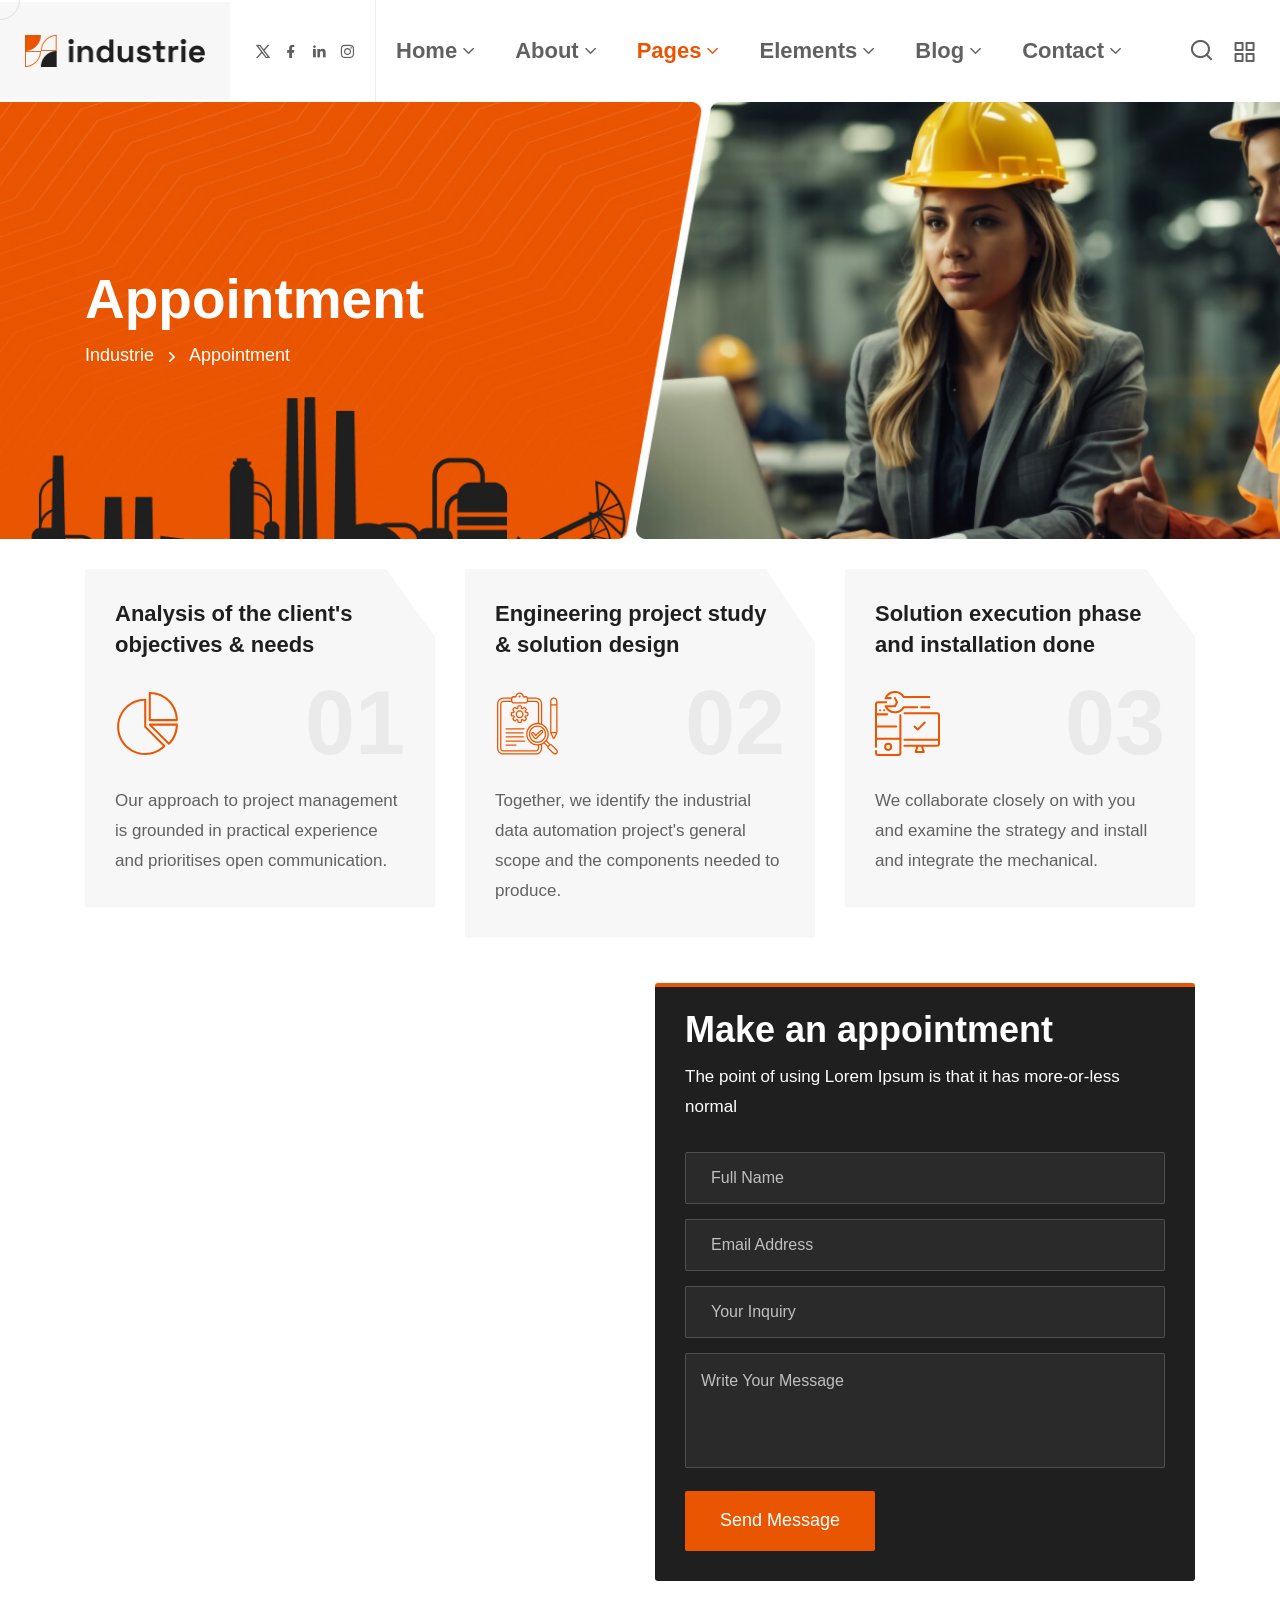
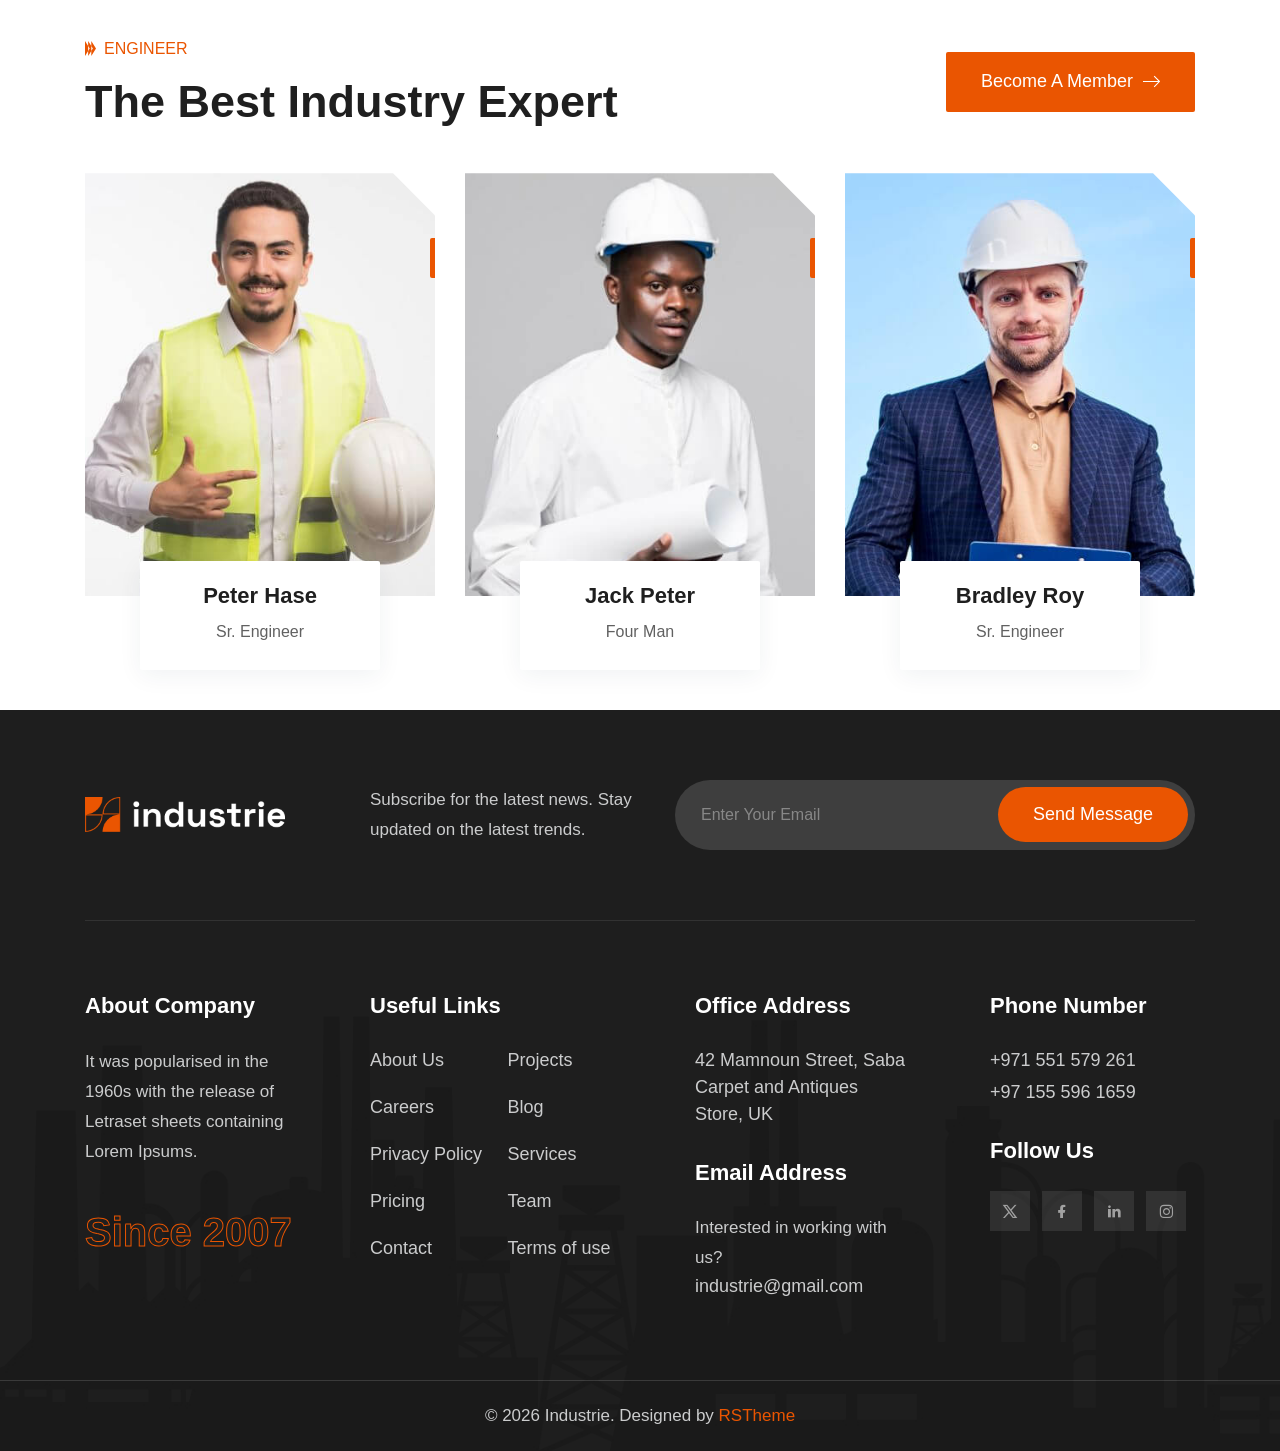
<file: appointment.html>
<!doctype html>
<html class="no-js" lang="zxx">


<!-- Mirrored from industrie.rstheme.com/html/appointment.html by HTTrack Website Copier/3.x [XR&CO'2014], Mon, 28 Jul 2025 06:28:51 GMT -->
<head>
    <meta charset="utf-8">
    <meta http-equiv="x-ua-compatible" content="ie=edge">
    <title>Appointment || HTML Template</title>
    <meta name="description" content="">
    <meta name="viewport" content="width=device-width, initial-scale=1">
    <!-- Place favicon.ico in the root directory -->
    <link rel="shortcut icon" type="image/x-icon" href="assets/images/favicon.png">
    <!-- CSS here -->
    <link rel="stylesheet" href="assets/css/vendor/bootstrap.min.css">
    <link rel="stylesheet" href="assets/css/vendor/animate.min.css">
    <link rel="stylesheet" href="assets/css/plugins/swiper.min.css">
    <link rel="stylesheet" href="assets/css/plugins/nice-select.css">
    <link rel="stylesheet" href="assets/css/plugins/nouislider.min.css">
    <link rel="stylesheet" href="assets/css/vendor/magnific-popup.css">
    <link rel="stylesheet" href="assets/css/vendor/odometer.min.css">
    <link rel="stylesheet" href="assets/css/vendor/fontawesome-pro.css">
    <link rel="stylesheet" href="assets/css/vendor/spacing.css">
    <link rel="stylesheet" href="assets/css/vendor/remixicon.css">
    <link rel="stylesheet" href="assets/css/main.css">
</head>

<body class="rs-smoother-yes rtl">

    <!-- preloader start -->
    <div id="pre-load">
        <div id="loader" class="loader">
            <div class="loader-container">
                <div class="loader-icon"><img src="assets/images/favicon.png" alt=""></div>
            </div>
        </div>
    </div>
    <!-- preloader end -->

    <!-- preloader start -->

    <div id="rs-mouse">
        <div id="cursor-ball"></div>
    </div>

    <!-- preloader end -->

    <!-- Header area start -->
    <header>
        <div class="rs-header-area rs-header-one" id="header-sticky">
            <div class="container-fluid g-0">
                <div class="rs-header-inner">
                    <div class="rs-header-left">
                        <div class="rs-header-logo-wrapper">
                            <div class="rs-header-logo">
                                <a href="index.html"><img src="assets/images/logo/logo-orange.png" alt="logo"></a>
                            </div>
                        </div>
                    </div>
                    <div class="rs-header-menu">
                        <div class="rs-theme-social has-transparent has-orange">
                            <a href="#"><i class="ri-twitter-x-line"></i></a>
                            <a href="#"><i class="ri-facebook-fill"></i></a>
                            <a href="#"><i class="ri-linkedin-fill"></i></a>
                            <a href="#"><i class="ri-instagram-line"></i></a>
                        </div>
                        <nav id="mobile-menu" class="main-menu">
                            <ul class="multipage-menu">
                                <li class="menu-item-has-children">
                                    <a href="#">Home</a>
                                    <ul class="submenu last-children">
                                        <li class="menu-item-has-children has-arrow">
                                            <a href="#">Multipages</a>
                                            <ul class="submenu">
                                                <li><a href="index.html">Industry</a></li>
                                                <li><a href="red-engineering.html">Red Engineering</a></li>
                                                <li><a href="blue-construction.html">Blue Construction</a></li>
                                                <li><a href="metallurgy.html">Metallurgy</a></li>
                                                <li><a href="orange-construction.html">Orange construction</a></li>
                                                <li><a href="laboratory.html">Laboratory</a></li>
                                                <li><a href="renewable-energy.html">Renewable Energy</a></li>
                                                <li><a href="oil-gas.html">Oil & Gas</a></li>
                                                <li><a href="factory.html">Factory</a></li>
                                                <li><a href="robotic.html">Robotic</a></li>
                                                <li><a href="architecture.html">Architecture</a></li>
                                                <li><a href="manufacturing.html">Manufacturing</a></li>
                                            </ul>
                                        </li>
                                        <li class="menu-item-has-children has-arrow">
                                            <a href="javascript:void(0)">Onepages</a>
                                            <ul class="submenu">
                                                <li><a href="industrie-one-page.html">Industrie Onepage</a></li>
                                                <li><a href="red-engineering-one-page.html">Engineering Onepage</a></li>
                                                <li><a href="blue-construction-one-page.html">Blue Construct Onepage</a></li>
                                                <li><a href="metallurgy-one-page.html">Metallurgy Onepage</a></li>
                                                <li><a href="orange-construction-one-page.html">Construction Onepage</a></li>
                                                <li><a href="laboratory-one-page.html">Laboratory Onepage</a></li>
                                                <li><a href="renewable-energy-one-page.html"> Energy Onepage</a></li>
                                                <li><a href="oil-gas-one-page.html">Oil Gas Onepage</a></li>
                                                <li><a href="factory-one-page.html">Factory Onepage</a></li>
                                                <li><a href="robotic-one-page.html">Robotic Onepage</a></li>
                                                <li><a href="architecture-one-page.html">Architecture Onepage</a></li>
                                                <li><a href="manufacturing-one-page.html">Manufacturing Onepage</a></li>
                                            </ul>
                                        </li>
                                    </ul>
                                </li>
                                <!-- about menu -->
                                <li class="menu-item-has-children">
                                    <a href="about.html">About</a>
                                    <ul class="submenu last-children">
                                        <li>
                                            <a href="about.html">About Us 01</a>
                                        </li>
                                        <li>
                                            <a href="about-two.html">About Us 02</a>
                                        </li>
                                    </ul>
                                </li>
                                <!-- page menu -->
                                <li class="menu-item-has-children">
                                    <a href="javascript:void(0)">Pages</a>
                                    <ul class="submenu last-children">
                                        <li class=" has-arrow">
                                            <a href="javascript:void(0)">Services</a>
                                            <ul class="submenu">
                                                <li><a href="services.html">Services</a></li>
                                                <li><a href="services-details.html">Services Details</a></li>
                                            </ul>
                                        </li>
                                        <li class=" has-arrow">
                                            <a href="javascript:void(0)">Team</a>
                                            <ul class="submenu">
                                                <li><a href="team.html">Team</a></li>
                                                <li><a href="team-details.html">Team Details</a></li>
                                            </ul>
                                        </li>
                                        <li class=" has-arrow">
                                            <a href="javascript:void(0)">Project</a>
                                            <ul class="submenu">
                                                <li><a href="portfolio.html">Project</a></li>
                                                <li><a href="portfolio-details.html">Project Details</a></li>
                                            </ul>
                                        </li>
                                        <li>
                                            <a href="pricing.html">Pricing Plan</a>
                                        </li>
                                        <li class=" has-arrow">
                                            <a href="shop.html">Shop</a>
                                            <ul class="submenu">
                                                <li><a href="shop.html">Product</a></li>
                                                <li><a href="shop-details.html">Product Details</a></li>
                                                <li><a href="checkout.html">Checkout</a></li>
                                                <li><a href="cart.html">Cart</a></li>
                                            </ul>
                                        </li>
                                        <li>
                                            <a href="faq.html">Faq</a>
                                        </li>
                                        <li>
                                            <a href="appointment.html">Appointment</a>
                                        </li>
                                    </ul>
                                </li>
                                <!-- elements menu -->
                                <li class="has-mega-menu menu-item-has-children">
                                    <a href="javascript:void(0)">Elements</a>
                                    <ul class="mega-menu mega-grid">
                                        <li>
                                            <a href="#" class="title">Elements Layout</a>
                                            <ul>
                                                <li><a href="elements-features.html">Features</a></li>
                                                <li><a href="elements-advance-tab.html">Advance Tab</a></li>
                                                <li><a href="elements-work-process.html">Work Process</a></li>
                                                <li><a href="elements-counter.html">Counter</a></li>
                                                <li><a href="elements-gsap.html">GSAP</a></li>
                                            </ul>
                                        </li>
                                        <li>
                                            <a href="#" class="title">Elements Layout</a>
                                            <ul>
                                                <li><a href="elements-services.html">Services Box</a></li>
                                                <li><a href="elements-team.html">Team</a></li>
                                                <li><a href="elements-pricing.html">Pricing</a></li>
                                                <li><a href="elements-portfolio.html">Project</a></li>
                                                <li><a href="#">Coming Soon</a></li>
                                            </ul>
                                        </li>
                                        <li>
                                            <a href="#" class="title">Elements Layout</a>
                                            <ul>
                                                <li><a href="elements-services-tab.html">Services Tab</a></li>
                                                <li><a href="elements-testimonial.html">Testimonials</a></li>
                                                <li><a href="elements-brand.html">Partner Logo</a></li>
                                                <li><a href="elements-blog.html">Blog</a></li>
                                                <li><a href="#">Coming Soon</a></li>
                                            </ul>
                                        </li>
                                    </ul>
                                </li>

                                <li class="menu-item-has-children">
                                    <a href="javascript:void(0)">Blog</a>
                                    <ul class="submenu last-children">
                                        <li>
                                            <a href="blog.html">Blog</a>
                                        </li>
                                        <li>
                                            <a href="blog-details.html">Blog Details</a>
                                        </li>
                                    </ul>
                                </li>
                                <li class="menu-item-has-children">
                                    <a href="contact.html">Contact</a>
                                    <ul class="submenu last-children">
                                        <li>
                                            <a href="contact.html">Contact 01</a>
                                        </li>
                                        <li>
                                            <a href="contact-two.html">Contact 02</a>
                                        </li>
                                    </ul>
                                </li>
                            </ul>
                        </nav>
                    </div>
                    <div class="rs-header-right">
                        <!-- search area start -->
                        <div class="rs-header-search-wrapper">
                            <div class="rs-header-search-icon">
                                <i class="ri-close-fill has-close"></i>
                                <i class="ri-search-line has-search"></i>
                            </div>
                            <form class="rs-header-search-inner rs-stickys-form" action="#">
                                <div class="rs-header-search">
                                    <input type="text" placeholder="Searching...">
                                    <button type="submit"><i class="ri-search-line"></i></button>
                                </div>
                            </form>
                        </div>
                        <!-- search area end -->
                        <div class="rs-header-btn">
                            <a class="rs-btn has-theme-orange has-icon has-bg" href="contact.html">Get In Touch
                                <span class="icon-box">
                                <svg class="icon-first" xmlns="http://www.w3.org/2000/svg" viewBox="0 0 32 32">
                                    <path
                                        d="M31.71,15.29l-10-10L20.29,6.71,28.59,15H0v2H28.59l-8.29,8.29,1.41,1.41,10-10A1,1,0,0,0,31.71,15.29Z">
                                    </path>
                                </svg>
                                <svg class="icon-second" xmlns="http://www.w3.org/2000/svg" viewBox="0 0 32 32">
                                    <path
                                        d="M31.71,15.29l-10-10L20.29,6.71,28.59,15H0v2H28.59l-8.29,8.29,1.41,1.41,10-10A1,1,0,0,0,31.71,15.29Z">
                                    </path>
                                </svg>
                            </span>
                            </a>
                        </div>
                        <div class="rs-header-hamburger">
                            <div class="sidebar-toggle">
                                <a class="bar-icon" href="javascript:void(0)">
                                    <svg xmlns="http://www.w3.org/2000/svg" width="21" height="20" viewBox="0 0 21 20" fill="none">
                                        <path d="M8.55566 11H1.55566C1.29045 11 1.03609 11.1054 0.848557 11.2929C0.661021 11.4804 0.555664 11.7348 0.555664 12V19C0.555664 19.2652 0.661021 19.5196 0.848557 19.7071C1.03609 19.8946 1.29045 20 1.55566 20H8.55566C8.82088 20 9.07523 19.8946 9.26277 19.7071C9.45031 19.5196 9.55566 19.2652 9.55566 19V12C9.55566 11.7348 9.45031 11.4804 9.26277 11.2929C9.07523 11.1054 8.82088 11 8.55566 11ZM7.55566 18H2.55566V13H7.55566V18ZM19.5557 0H12.5557C12.2904 0 12.0361 0.105357 11.8486 0.292893C11.661 0.48043 11.5557 0.734784 11.5557 1V8C11.5557 8.26522 11.661 8.51957 11.8486 8.70711C12.0361 8.89464 12.2904 9 12.5557 9H19.5557C19.8209 9 20.0752 8.89464 20.2628 8.70711C20.4503 8.51957 20.5557 8.26522 20.5557 8V1C20.5557 0.734784 20.4503 0.48043 20.2628 0.292893C20.0752 0.105357 19.8209 0 19.5557 0ZM18.5557 7H13.5557V2H18.5557V7ZM19.5557 11H12.5557C12.2904 11 12.0361 11.1054 11.8486 11.2929C11.661 11.4804 11.5557 11.7348 11.5557 12V19C11.5557 19.2652 11.661 19.5196 11.8486 19.7071C12.0361 19.8946 12.2904 20 12.5557 20H19.5557C19.8209 20 20.0752 19.8946 20.2628 19.7071C20.4503 19.5196 20.5557 19.2652 20.5557 19V12C20.5557 11.7348 20.4503 11.4804 20.2628 11.2929C20.0752 11.1054 19.8209 11 19.5557 11ZM18.5557 18H13.5557V13H18.5557V18ZM8.55566 0H1.55566C1.29045 0 1.03609 0.105357 0.848557 0.292893C0.661021 0.48043 0.555664 0.734784 0.555664 1V8C0.555664 8.26522 0.661021 8.51957 0.848557 8.70711C1.03609 8.89464 1.29045 9 1.55566 9H8.55566C8.82088 9 9.07523 8.89464 9.26277 8.70711C9.45031 8.51957 9.55566 8.26522 9.55566 8V1C9.55566 0.734784 9.45031 0.48043 9.26277 0.292893C9.07523 0.105357 8.82088 0 8.55566 0ZM7.55566 7H2.55566V2H7.55566V7Z" fill="#616161"></path>
                                    </svg>
                                </a>
                            </div>
                        </div>
                    </div>
                </div>
            </div>
        </div>
    </header>
    <!-- Header area end -->

    <!-- Offcanvas area start -->
    <div class="fix">
        <div class="offcanvas-area" data-lenis-prevent>
            <div class="offcanvas-wrapper">
                <div class="offcanvas-content">
                    <div class="offcanvas-top d-flex justify-content-between align-items-center mb-20">
                        <div class="offcanvas-logo">
                            <a class="logo-black" href="index.html"><img src="assets/images/logo/logo-orange.png" alt="logo"></a>
                        </div>
                        <div class="offcanvas-close">
                            <button class="offcanvas-close-icon animation--flip">
                                <span class="offcanvas-m-lines">
                                <span class="offcanvas-m-line line--1"></span><span
                                    class="offcanvas-m-line line--2"></span><span
                                    class="offcanvas-m-line line--3"></span>
                                </span>
                            </button>
                        </div>
                    </div>
                    <div class="offcanvas-about mb-30 d-none d-sm-block">
                        <p> Industrie is a modern factory website. specifically designed for who need construction,
                            firms, oil, architecture and any other small business.
                        </p>
                    </div>
                    <div class="offcanvas-gallery d-none d-sm-block">
                        <div class="offcanvas-gallery-thumb-wrapper">
                            <div class="offcanvas-popup-thumb">
                                <a class="popup-image" href="assets/images/gallery/gallery-thumb-01.png">
                                    <img src="assets/images/gallery/gallery-thumb-01.png" alt="image">
                                </a>
                            </div>
                            <div class="offcanvas-popup-thumb">
                                <a class="popup-image" href="assets/images/gallery/gallery-thumb-02.png">
                                    <img src="assets/images/gallery/gallery-thumb-02.png" alt="image">
                                </a>
                            </div>
                            <div class="offcanvas-popup-thumb">
                                <a class="popup-image" href="assets/images/gallery/gallery-thumb-03.png">
                                    <img src="assets/images/gallery/gallery-thumb-03.png" alt="image">
                                </a>
                            </div>
                            <div class="offcanvas-popup-thumb">
                                <a class="popup-image" href="assets/images/gallery/gallery-thumb-04.png">
                                    <img src="assets/images/gallery/gallery-thumb-04.png" alt="image">
                                </a>
                            </div>
                            <div class="offcanvas-popup-thumb">
                                <a class="popup-image" href="assets/images/gallery/gallery-thumb-05.png">
                                    <img src="assets/images/gallery/gallery-thumb-05.png" alt="image">
                                </a>
                            </div>
                            <div class="offcanvas-popup-thumb">
                                <a class="popup-image" href="assets/images/gallery/gallery-thumb-01.png">
                                    <img src="assets/images/gallery/gallery-thumb-01.png" alt="image">
                                </a>
                            </div>
                        </div>
                    </div>
                    <div class="mobile-menu">
                        <div class="rs-offcanvas-menu mb-25">
                            <nav></nav>
                        </div>
                    </div>
                    <div class="offcanvas-contact mb-30">
                        <h4 class="offcanvas-title-meta">Contact Info</h4>
                        <ul>
                            <li class="d-flex align-items-center gap-15">
                                <div class="offcanvas-contact-icon">
                                    <svg xmlns="http://www.w3.org/2000/svg" width="14" height="18" viewBox="0 0 14 18" fill="none">
                                        <path d="M11.8768 9.68475C11.3059 10.835 10.5331 11.9818 9.74128 13.0109C8.95198 14.0368 8.15999 14.9249 7.5643 15.5572C7.48514 15.6412 7.40956 15.7206 7.33802 15.7951C7.26648 15.7206 7.1909 15.6412 7.11174 15.5572C6.51605 14.9249 5.72406 14.0368 4.93476 13.0109C4.14299 11.9818 3.37019 10.835 2.79925 9.68475C2.22242 8.52266 1.89032 7.43373 1.89032 6.5C1.89032 3.50846 4.32934 1.08333 7.33802 1.08333C10.3467 1.08333 12.7857 3.50846 12.7857 6.5C12.7857 7.43373 12.4536 8.52266 11.8768 9.68475ZM7.33802 17.3333C7.33802 17.3333 13.8753 11.1732 13.8753 6.5C13.8753 2.91015 10.9484 0 7.33802 0C3.7276 0 0.800781 2.91015 0.800781 6.5C0.800781 11.1732 7.33802 17.3333 7.33802 17.3333Z" fill="#6D6D6D"></path>
                                        <path d="M7.33802 8.66667C6.13455 8.66667 5.15894 7.69662 5.15894 6.5C5.15894 5.30338 6.13455 4.33333 7.33802 4.33333C8.54149 4.33333 9.5171 5.30338 9.5171 6.5C9.5171 7.69662 8.54149 8.66667 7.33802 8.66667ZM7.33802 9.75C9.14323 9.75 10.6066 8.29492 10.6066 6.5C10.6066 4.70507 9.14323 3.25 7.33802 3.25C5.53281 3.25 4.0694 4.70507 4.0694 6.5C4.0694 8.29492 5.53281 9.75 7.33802 9.75Z" fill="#6D6D6D"></path>
                                    </svg>
                                </div>
                                <div class="offcanvas-contact-text">
                                    <a href="#"> 2096 New Market, New Road <br>
                                    North Carolina, USA </a>
                                </div>
                            </li>
                            <li class="d-flex align-items-center gap-15">
                                <div class="offcanvas-contact-icon">
                                    <svg xmlns="http://www.w3.org/2000/svg" width="16" height="16" viewBox="0 0 16 16" fill="none">
                                        <path d="M3.65387 1.32849C3.40343 1.00649 2.92745 0.976861 2.639 1.26531L1.60508 2.29923C1.1216 2.78271 0.94387 3.46766 1.1551 4.06847C2.00338 6.48124 3.39215 8.74671 5.32272 10.6773C7.25329 12.6078 9.51876 13.9966 11.9315 14.8449C12.5323 15.0561 13.2173 14.8784 13.7008 14.3949L14.7347 13.361C15.0231 13.0726 14.9935 12.5966 14.6715 12.3461L12.3653 10.5524C12.2008 10.4245 11.9866 10.3793 11.7845 10.4298L9.59541 10.9771C9.00082 11.1257 8.37183 10.9515 7.93845 10.5181L5.48187 8.06155C5.04849 7.62817 4.87427 6.99919 5.02292 6.40459L5.57019 4.21553C5.62073 4.01336 5.57552 3.79918 5.44758 3.63468L3.65387 1.32849ZM1.88477 0.511076C2.62689 -0.231039 3.8515 -0.154797 4.49583 0.673634L6.28954 2.97983C6.6187 3.40304 6.73502 3.95409 6.60498 4.47423L6.05772 6.66329C5.99994 6.8944 6.06766 7.13888 6.2361 7.30732L8.69268 9.7639C8.86113 9.93235 9.1056 10.0001 9.33671 9.94229L11.5258 9.39502C12.0459 9.26499 12.597 9.3813 13.0202 9.71047L15.3264 11.5042C16.1548 12.1485 16.231 13.3731 15.4889 14.1152L14.455 15.1492C13.7153 15.8889 12.6089 16.2137 11.5778 15.8512C9.01754 14.9511 6.61438 13.4774 4.56849 11.4315C2.5226 9.38562 1.04895 6.98246 0.148838 4.42225C-0.213682 3.39112 0.11113 2.28472 0.85085 1.545L1.88477 0.511076Z" fill="#6D6D6D"></path>
                                        <path d="M11 0.5C11 0.223858 11.2239 0 11.5 0H15.5C15.7761 0 16 0.223858 16 0.5V4.5C16 4.77614 15.7761 5 15.5 5C15.2239 5 15 4.77614 15 4.5V1.70711L10.8536 5.85355C10.6583 6.04882 10.3417 6.04882 10.1464 5.85355C9.95118 5.65829 9.95118 5.34171 10.1464 5.14645L14.2929 1H11.5C11.2239 1 11 0.776142 11 0.5Z" fill="#6D6D6D"></path>
                                    </svg>
                                </div>
                                <div class="offcanvas-contact-text">
                                    <a href="tel:+12346691234"> +123-4669-1234 </a>
                                </div>
                            </li>
                            <li class="d-flex align-items-center gap-15">
                                <div class="offcanvas-contact-icon">
                                    <svg xmlns="http://www.w3.org/2000/svg" width="16" height="16" viewBox="0 0 16 16" fill="none">
                                        <path d="M2 2C0.895431 2 0 2.89543 0 4V12L2.58386e-05 12.0103C0.00555998 13.1101 0.898859 14 2 14H7.5C7.77614 14 8 13.7761 8 13.5C8 13.2239 7.77614 13 7.5 13H2C1.53715 13 1.14774 12.6855 1.03376 12.2586L6.67417 8.7876L8 9.5831L15 5.3831V8.5C15 8.77614 15.2239 9 15.5 9C15.7761 9 16 8.77614 16 8.5V4C16 2.89543 15.1046 2 14 2H2ZM5.70808 8.20794L1 11.1052V5.3831L5.70808 8.20794ZM1 4.2169V4C1 3.44772 1.44772 3 2 3H14C14.5523 3 15 3.44772 15 4V4.2169L8 8.4169L1 4.2169Z" fill="#6D6D6D"></path>
                                        <path d="M14.2467 14.2686C15.2567 14.2686 15.8339 13.4116 15.8339 12.2442V12.0344C15.8339 10.4297 14.6402 9 12.5197 9H12.4847C10.421 9 9 10.3598 9 12.4322V12.6465C9 14.8195 10.4385 16 12.3579 16H12.4016C12.9963 16 13.4204 15.9257 13.639 15.8251V15.0949C13.3941 15.2042 12.9656 15.2742 12.4585 15.2742H12.4147C11.0812 15.2742 9.84385 14.4872 9.84385 12.6202V12.4628C9.84385 10.8057 10.9019 9.73891 12.4847 9.73891H12.524C14.0587 9.73891 15.0075 10.7883 15.0075 12.065V12.183C15.0075 13.158 14.6839 13.5734 14.3691 13.5734C14.1374 13.5734 13.9582 13.4247 13.9582 13.1537V10.9631H13.0531V11.5315H13.0225C12.9394 11.2342 12.6552 10.9019 12.0693 10.9019C11.2911 10.9019 10.8101 11.4572 10.8101 12.3011V12.8301C10.8101 13.722 11.2998 14.2642 12.0693 14.2642C12.5415 14.2642 12.9656 14.0369 13.0837 13.6215H13.1274C13.2455 14.0412 13.7439 14.2686 14.2467 14.2686ZM11.7939 12.6814V12.4541C11.7939 11.9076 12.0212 11.6627 12.3666 11.6627C12.664 11.6627 12.9394 11.8551 12.9394 12.371V12.7383C12.9394 13.3111 12.6858 13.4816 12.3754 13.4816C12.0212 13.4816 11.7939 13.2673 11.7939 12.6814Z" fill="#6D6D6D"></path>
                                    </svg>
                                </div>
                                <div class="offcanvas-contact-text">
                                    <a href="mailto:info@gmail.com">info@gmail.com</a>
                                </div>
                            </li>
                        </ul>
                    </div>
                    <div class="offcanvas-social">
                        <h4 class="offcanvas-title-meta">Subscribe & Follow</h4>
                        <ul>
                            <li><a href="#"><i class="fab fa-facebook-f"></i></a></li>
                            <li><a href="#"><i class="fab fa-twitter"></i></a></li>
                            <li><a href="#"><i class="fab fa-youtube"></i></a></li>
                            <li><a href="#"><i class="fab fa-linkedin"></i></a></li>
                        </ul>
                    </div>
                </div>
            </div>
        </div>
    </div>
    <div class="offcanvas-overlay"></div>
    <div class="offcanvas-overlay-white"></div>
    <!-- Offcanvas area start -->

    <!-- Body main wrapper start -->
    <main>

        <!-- breadcrumb area start -->
        <section class="rs-breadcrumb-area rs-breadcrumb-one p-relative">
            <div class="rs-breadcrumb-bg" data-background="assets/images/bg/breadcrumb-bg-01.png"></div>
            <div class="container">
                <div class="row">
                    <div class="col-xxl-6 col-xl-8 col-lg-8">
                        <div class="rs-breadcrumb-content-wrapper">
                            <div class="rs-breadcrumb-title-wrapper">
                                <h1 class="rs-breadcrumb-title">Appointment</h1>
                            </div>
                            <div class="rs-breadcrumb-menu">
                                <nav>
                                    <ul>
                                        <li><span><a href="index.html">Industrie</a></span></li>
                                        <li><span>Appointment</span></li>
                                    </ul>
                                </nav>
                            </div>
                        </div>
                    </div>
                </div>
            </div>
        </section>
        <!-- breadcrumb area end -->

        <!-- work step area start -->
        <section class="rs-work-step-area rs-work-step-one section-space has-different-style">
            <div class="container">
                <div class="rs-work-step-wrapper">
                    <div class="row g-5 process-counts">
                        <div class="col-xl-4 col-lg-4 col-md-6">
                            <div class="rs-work-step-item wow fadeInUp" data-wow-delay=".3s" data-wow-duration="1s">
                                <h5 class="rs-work-step-title">Analysis of the client's objectives & needs</h5>
                                <div class="rs-work-step-icon">
                                    <svg xmlns="http://www.w3.org/2000/svg" height="512" viewBox="0 0 512 512" width="512">
                                        <path d="m246.222 279.354v-210.019c0-4.418-3.582-8-8-8-59.12 0-114.701 23.022-156.505 64.827s-64.827 97.386-64.827 156.506 23.023 114.701 64.827 156.505 97.385 64.827 156.505 64.827 114.702-23.023 156.505-64.827c3.124-3.124 3.124-8.189 0-11.313zm-8 208.646c-113.221 0-205.333-92.112-205.333-205.333 0-110.54 87.808-200.958 197.333-205.179v205.179c0 2.122.843 4.157 2.343 5.657l145.084 145.084c-38.055 35.266-87.255 54.592-139.427 54.592zm248.889-231.111h-213.333c-3.236 0-6.153 1.949-7.391 4.938s-.554 6.43 1.734 8.718l150.849 150.85c1.562 1.562 3.609 2.343 5.657 2.343s4.095-.781 5.657-2.343c41.804-41.804 64.827-97.385 64.827-156.505 0-4.419-3.582-8.001-8-8.001zm-62.591 147.428-131.428-131.428h185.867c-1.872 49.188-20.982 95.324-54.439 131.428zm-150.742-166.984h213.333c4.418 0 8-3.582 8-8 0-59.12-23.022-114.702-64.827-156.506s-97.386-64.827-156.506-64.827c-4.418 0-8 3.582-8 8v213.333c0 4.418 3.582 8 8 8zm8-213.179c106.868 4.118 193.061 90.311 197.179 197.179h-197.179z">
                                        </path>
                                    </svg>
                                </div>
                                <div class="rs-work-step-descrip">
                                    <p> Our approach to project management is grounded in practical experience and prioritises
                                        open
                                        communication. </p>
                                </div>
                            </div>
                        </div>
                        <div class="col-xl-4 col-lg-4 col-md-6">
                            <div class="rs-work-step-item wow fadeInUp" data-wow-delay=".5s" data-wow-duration="1s">
                                <h5 class="rs-work-step-title">Engineering project study &amp; solution design</h5>
                                <div class="rs-work-step-icon">
                                    <svg xmlns="http://www.w3.org/2000/svg" viewBox="0 0 512 512">
                                        <path clip-rule="evenodd" d="m193.99 213.76c17.27 0 31.32-14.05 31.32-31.32s-14.05-31.32-31.32-31.32-31.32 14.05-31.32 31.32 14.05 31.32 31.32 31.32zm0-52.64c11.75 0 21.32 9.56 21.32 21.32 0 11.75-9.56 21.32-21.32 21.32s-21.32-9.56-21.32-21.32c.01-11.75 9.57-21.32 21.32-21.32zm-49.53 2.36-9.43.88c-5.82.54-10.3 4.98-10.9 10.79-.52 5.03-.5 10.12.06 15.15.65 5.81 5.17 10.21 10.99 10.71l9.44.8c.69.06 1.02.49 1.16.84s.23.88-.22 1.42l-6.05 7.28c-3.73 4.5-3.76 10.8-.08 15.34 3.19 3.93 6.81 7.52 10.77 10.68 4.56 3.64 10.87 3.56 15.33-.21l7.24-6.1c.53-.45 1.06-.37 1.41-.23s.78.46.85 1.16l.88 9.43c.54 5.82 4.98 10.3 10.79 10.9 2.42.25 4.86.38 7.3.38 2.62 0 5.24-.15 7.85-.43 5.81-.65 10.21-5.17 10.71-10.99l.8-9.44c.06-.7.49-1.02.84-1.16s.88-.23 1.42.22l7.29 6.05c4.5 3.73 10.8 3.77 15.34.08 3.93-3.19 7.52-6.81 10.68-10.77 3.64-4.56 3.56-10.87-.21-15.33l-6.1-7.24c-.45-.53-.37-1.06-.23-1.41s.46-.78 1.16-.85l9.43-.88c5.82-.54 10.3-4.98 10.9-10.79.52-5.03.5-10.12-.06-15.15-.65-5.81-5.17-10.21-10.99-10.71l-9.44-.8c-.7-.06-1.02-.49-1.16-.84-.15-.35-.23-.88.22-1.42l6.05-7.29c3.73-4.5 3.77-10.8.08-15.34-3.19-3.93-6.81-7.52-10.77-10.68-4.56-3.64-10.87-3.56-15.33.21l-7.24 6.1c-.53.45-1.06.38-1.41.23-.35-.14-.78-.46-.85-1.16l-.88-9.43c-.54-5.82-4.98-10.3-10.79-10.9-5.03-.52-10.12-.5-15.15.06-5.81.65-10.21 5.17-10.7 10.99l-.8 9.44c-.06.7-.49 1.02-.84 1.16-.35.15-.88.23-1.42-.22l-7.29-6.05c-4.5-3.73-10.8-3.76-15.34-.08-3.93 3.19-7.52 6.81-10.68 10.77-3.64 4.57-3.56 10.87.21 15.33l6.1 7.24c.45.53.37 1.06.23 1.41-.15.35-.47.78-1.17.85zm8.57-8.71-6.1-7.24c-.66-.78-.67-1.85-.04-2.65 2.71-3.39 5.79-6.5 9.17-9.24.8-.65 1.86-.64 2.65.01l7.29 6.05c3.28 2.72 7.75 3.39 11.67 1.75s6.58-5.3 6.94-9.54l.8-9.44c.09-1.02.83-1.78 1.85-1.9 4.32-.48 8.7-.5 13.01-.05 1.02.11 1.77.86 1.86 1.88l.88 9.43c.39 4.24 3.08 7.87 7.01 9.48s8.4.9 11.65-1.84l7.23-6.1c.78-.66 1.85-.68 2.65-.04 3.4 2.71 6.5 5.79 9.24 9.17.65.79.64 1.86-.02 2.65l-6.05 7.29c-2.72 3.28-3.39 7.75-1.75 11.67s5.3 6.58 9.54 6.94l9.44.8c1.02.09 1.78.83 1.9 1.85.48 4.32.5 8.7.05 13.01-.11 1.02-.86 1.77-1.88 1.86l-9.43.88c-4.24.39-7.87 3.08-9.48 7.01s-.91 8.4 1.84 11.65l6.1 7.24c.66.78.67 1.85.04 2.65-2.71 3.4-5.79 6.5-9.17 9.24-.8.65-1.86.64-2.65-.01l-7.29-6.05c-3.28-2.72-7.75-3.39-11.67-1.75s-6.58 5.3-6.94 9.54l-.8 9.44c-.09 1.02-.83 1.78-1.85 1.9-4.32.48-8.7.5-13.01.05-1.02-.11-1.77-.86-1.86-1.88l-.88-9.43c-.39-4.24-3.08-7.87-7.01-9.48-1.4-.57-2.86-.85-4.31-.85-2.64 0-5.24.92-7.34 2.69l-7.23 6.1c-.78.66-1.85.68-2.65.04-3.4-2.71-6.5-5.79-9.24-9.17-.65-.8-.64-1.86.01-2.65l6.05-7.29c2.72-3.28 3.39-7.75 1.75-11.67s-5.3-6.58-9.54-6.94l-9.44-.8c-1.02-.09-1.78-.83-1.9-1.85-.48-4.32-.5-8.7-.05-13.01.11-1.02.86-1.77 1.88-1.86l9.43-.88c4.24-.39 7.87-3.08 9.48-7.02 1.62-3.92.92-8.39-1.83-11.64zm336.24 306.92-41.1-41.1c-2.71-2.71-6.33-4.21-10.18-4.21-1.04 0-2.06.12-3.05.33l-26.5-26.5c9.81-14.3 15.56-31.6 15.56-50.22 0-35.88-21.35-66.87-52.01-80.94v-156.48c0-27.92-22.71-50.63-50.63-50.63h-61.83c-3.22-6.9-10.2-11.7-18.3-11.7h-13.36c-2.43-16.52-16.7-29.24-33.88-29.24s-31.45 12.72-33.88 29.24h-13.36c-8.1 0-15.08 4.8-18.3 11.7h-61.82c-27.92 0-50.63 22.71-50.63 50.63v347.8c0 27.92 22.71 50.63 50.63 50.63h254.73c27.92 0 50.63-22.71 50.63-50.63v-29.43c4.64-2.13 9.06-4.64 13.23-7.5l26.51 26.51c-1 4.62.29 9.64 3.87 13.23l41.1 41.1c4.49 4.49 10.39 6.74 16.29 6.74s11.8-2.25 16.29-6.74c4.34-4.34 6.73-10.12 6.73-16.29s-2.4-11.96-6.74-16.3zm-75.27-121.7c0 43.56-35.44 79-79 79s-79-35.44-79-79 35.44-79 79-79 79 35.44 79 79zm-52.02-237.42v152.62c-4.62-1.47-9.41-2.58-14.32-3.28v-149.34c0-14.51-11.8-26.31-26.31-26.31h-59.93v-14.32h59.93c22.41 0 40.63 18.22 40.63 40.63zm-225.43-42.13c0-5.62 4.58-10.2 10.2-10.2h17.99c2.76 0 5-2.24 5-5 0-13.37 10.88-24.24 24.24-24.24 13.37 0 24.24 10.88 24.24 24.24 0 2.76 2.24 5 5 5h17.99c5.62 0 10.2 4.58 10.2 10.2v17.32c0 5.62-4.58 10.2-10.2 10.2h-94.47c-5.62 0-10.2-4.58-10.2-10.2v-17.32zm10.2 37.52h94.47c8.1 0 15.08-4.8 18.3-11.7h61.83c8.99 0 16.31 7.32 16.31 16.31v148.47c-.89-.03-1.77-.04-2.67-.04-49.07 0-89 39.92-89 89s39.92 89 89 89c.89 0 1.78-.02 2.67-.04v21.42c0 8.99-7.32 16.31-16.31 16.31h-254.72c-8.99 0-16.31-7.32-16.31-16.31v-347.8c0-8.99 7.32-16.31 16.31-16.31h61.83c3.21 6.89 10.19 11.69 18.29 11.69zm215.23 352.41c0 22.4-18.23 40.63-40.63 40.63h-254.72c-22.4 0-40.63-18.23-40.63-40.63v-347.8c0-22.4 18.23-40.63 40.63-40.63h59.93v14.32h-59.93c-14.51 0-26.31 11.8-26.31 26.31v347.8c0 14.51 11.8 26.31 26.31 26.31h254.73c14.51 0 26.31-11.8 26.31-26.31v-22.28c4.91-.7 9.7-1.81 14.32-3.28v25.56zm40.3-52.18 23.97 23.97-9.08 9.08-23.97-23.97c3.24-2.8 6.27-5.84 9.08-9.08zm79.92 89.01c-5.08 5.08-13.35 5.08-18.43 0l-41.1-41.1c-1.71-1.71-1.71-4.5 0-6.22l12.22-12.22c.86-.86 1.98-1.29 3.11-1.29s2.25.43 3.11 1.29l41.1 41.1c2.45 2.45 3.8 5.72 3.8 9.22-.01 3.5-1.36 6.77-3.81 9.22zm-215.29-147.21c0 37.54 30.54 68.09 68.09 68.09s68.09-30.54 68.09-68.09c0-37.54-30.54-68.09-68.09-68.09s-68.09 30.55-68.09 68.09zm126.18 0c0 32.03-26.06 58.09-58.09 58.09s-58.09-26.06-58.09-58.09 26.06-58.09 58.09-58.09 58.09 26.06 58.09 58.09zm-83.3-11.61c-2.34-3.08-5.74-5.07-9.57-5.59s-7.64.47-10.72 2.81-5.07 5.74-5.59 9.57c-.53 3.83.47 7.64 2.81 10.72l21.19 27.9c2.51 3.3 6.31 5.38 10.45 5.69.37.03.73.04 1.1.04 3.75 0 7.38-1.46 10.09-4.09l46.5-45.1c2.78-2.7 4.33-6.32 4.39-10.19.05-3.87-1.4-7.53-4.1-10.31s-6.32-4.33-10.19-4.39c-3.85-.03-7.53 1.4-10.3 4.1l-34.75 33.7zm53.01-11.67c.86-.84 2.02-1.31 3.2-1.27 1.2.02 2.32.5 3.16 1.36s1.29 2 1.27 3.2-.5 2.32-1.36 3.16l-46.49 45.09c-.94.91-2.18 1.35-3.47 1.25-1.3-.1-2.45-.73-3.24-1.77l-21.19-27.9c-.72-.95-1.03-2.13-.87-3.31.16-1.19.78-2.24 1.73-2.96s2.13-1.04 3.32-.87c1.19.16 2.24.78 2.96 1.73l14.71 19.36c.87 1.14 2.18 1.85 3.6 1.96s2.83-.4 3.86-1.4zm-280.3-18.54c0-2.76 2.24-5 5-5h141.42c2.76 0 5 2.24 5 5s-2.24 5-5 5h-141.42c-2.77 0-5-2.24-5-5zm88.16 127.85c0 2.76-2.24 5-5 5h-78.16c-2.76 0-5-2.24-5-5s2.24-5 5-5h78.16c2.76 0 5 2.23 5 5zm68.16-31.97c0 2.76-2.24 5-5 5h-146.32c-2.76 0-5-2.24-5-5s2.24-5 5-5h146.32c2.76 0 5 2.24 5 5zm-156.32-31.96c0-2.76 2.24-5 5-5h135.66c2.76 0 5 2.24 5 5s-2.24 5-5 5h-135.66c-2.77 0-5-2.23-5-5zm0-31.96c0-2.76 2.24-5 5-5h133.94c2.76 0 5 2.24 5 5s-2.24 5-5 5h-133.94c-2.77 0-5-2.24-5-5zm371.68 42.39c1.63 3.65 5.13 5.92 9.13 5.92s7.49-2.27 9.13-5.92l19.37-43.29c.29-.64.44-1.34.44-2.04v-246.32c0-15.95-12.98-28.93-28.93-28.93s-28.93 12.98-28.93 28.93v246.32c0 .7.15 1.4.44 2.04zm9.13-4.09-16.22-36.25h32.44zm-18.93-46.24v-207.46h37.87v207.46zm18.93-260.25c10.44 0 18.93 8.49 18.93 18.93v23.86h-37.87v-23.86c.01-10.44 8.5-18.93 18.94-18.93zm-277.42-19.08c0-4.48 3.63-8.11 8.11-8.11s8.11 3.63 8.11 8.11-3.63 8.11-8.11 8.11c-4.49 0-8.11-3.63-8.11-8.11z" fill-rule="evenodd"></path>
                                    </svg>
                                </div>
                                <div class="rs-work-step-descrip">
                                    <p> Together, we identify the industrial data automation project's general scope and the
                                        components needed to produce. </p>
                                </div>
                            </div>
                        </div>
                        <div class="col-xl-4 col-lg-4 col-md-6">
                            <div class="rs-work-step-item wow fadeInUp" data-wow-delay=".7s" data-wow-duration="1s">
                                <h5 class="rs-work-step-title">Solution execution phase and installation done</h5>
                                <div class="rs-work-step-icon">
                                    <svg xmlns="http://www.w3.org/2000/svg" viewBox="0 0 64 64">
                                        <g data-name="23 Computer repair" id="_23_Computer_repair">
                                            <g>
                                                <path d="M25,23a1,1,0,0,0-1,1V46H2V36H21a1,1,0,0,0,0-2H2V24H12a1,1,0,0,0,0-2H2V13a1,1,0,0,1,1-1h8a1,1,0,0,0,0-2H3a3,3,0,0,0-3,3V55a1,1,0,0,0,2,0V48H24V61a1,1,0,0,1-1,1H3a1,1,0,0,1-1-1V59a1,1,0,0,0-2,0v2a3,3,0,0,0,3,3H23a3,3,0,0,0,3-3V24A1,1,0,0,0,25,23Z">
                                                </path>
                                                <path d="M61,21H29a1,1,0,0,0,0,2H61a1,1,0,0,1,1,1V47H29a1,1,0,0,0,0,2H62v3a1,1,0,0,1-1,1H29a1,1,0,0,0,0,2H40.613l-1.561,4.684A1,1,0,0,0,40,61h8a1,1,0,0,0,.948-1.316L47.387,55H61a3,3,0,0,0,3-3V24A3,3,0,0,0,61,21ZM46.612,59H41.388l1.332-4h2.56Z">
                                                </path>
                                                <circle cx="5" cy="19" r="1"></circle>
                                                <circle cx="9" cy="19" r="1"></circle>
                                                <path d="M17,55a4,4,0,1,0-4,4A4,4,0,0,0,17,55Zm-6,0a2,2,0,1,1,2,2A2,2,0,0,1,11,55Z">
                                                </path>
                                                <path d="M10.5,8h5a1,1,0,0,0,0-2H12.183a8.988,8.988,0,0,1,15.265.5,1,1,0,0,0,.865.5H53.5a1,1,0,0,0,0-2H28.872A10.989,10.989,0,0,0,9.584,6.6,1,1,0,0,0,10.5,8Z">
                                                </path>
                                                <path d="M41.5,17a1,1,0,0,0,0-2H28.313a1,1,0,0,0-.865.5,8.989,8.989,0,0,1-15.266.5h7.48a1,1,0,0,0,.895-.553l2-4a1,1,0,0,0,0-.894l-2-4a1,1,0,1,0-1.789.894L20.544,11l-1.5,3H10.5a1,1,0,0,0-.917,1.4A10.99,10.99,0,0,0,28.872,17Z">
                                                </path>
                                                <path d="M53.5,15h-8a1,1,0,0,0,0,2h8a1,1,0,0,0,0-2Z"></path>
                                                <path d="M42,39a1,1,0,0,0,.707-.293l7-7a1,1,0,0,0-1.414-1.414L42,36.586l-2.293-2.293a1,1,0,0,0-1.414,1.414l3,3A1,1,0,0,0,42,39Z">
                                                </path>
                                            </g>
                                        </g>
                                    </svg>
                                </div>
                                <div class="rs-work-step-descrip">
                                    <p> We collaborate closely on with you and examine the strategy and install and integrate the
                                        mechanical. </p>
                                </div>
                            </div>
                        </div>
                    </div>
                </div>
            </div>
        </section>
        <!-- work step area end -->

        <!-- contact area start -->
        <section class="rs-contact-area section-space-bottom rs-contact-three">
            <div class="container">
                <div class="row g-5">
                    <div class="col-xl-6 col-lg-6">
                        <div class="rs-contact-thumb rs-image scroll_reveal reveal_left reveal-active">
                            <img decoding="async" src="assets/images/contact/contact-thumb-01.png" alt="image">
                        </div>
                    </div>
                    <div class="col-xl-6 col-lg-6">
                        <div class="rs-contact-form rs-contact-one has-black">
                            <h3 class="rs-contact-form-title mb-10">Make an appointment</h3>
                            <p class="descrip">The point of using Lorem Ipsum is that it has more-or-less normal</p>
                            <form id="contact-form" action="https://industrie.rstheme.com/html/assets/mailer.php" method="POST">
                                <div class="row g-4">
                                    <div class="col-md-12">
                                        <div class="rs-contact-input">
                                            <input id="name" name="name" type="text" placeholder="Full Name">
                                        </div>
                                    </div>
                                    <div class="col-md-12">
                                        <div class="rs-contact-input">
                                            <input id="email" name="email" type="email" placeholder="Email Address">
                                        </div>
                                    </div>
                                    <div class="col-md-12">
                                        <div class="rs-contact-input">
                                            <input id="info" name="name" type="text" placeholder="Your Inquiry">
                                        </div>
                                    </div>
                                    <div class="col-md-12">
                                        <div class="rs-contact-input">
                                            <textarea id="message" name="message" placeholder="Write Your Message"></textarea>
                                        </div>
                                    </div>
                                    <div class="col-md-12">
                                        <div class="rs-contact-btn">
                                            <button type="submit" class="rs-btn has-theme-orange">Send Message</button>
                                        </div>
                                    </div>
                                </div>
                            </form>
                            <div id="form-messages"></div>
                        </div>
                    </div>
                </div>
            </div>
        </section>
        <!-- contact area end -->

        <!-- team area start -->
        <section class="rs-team-area section-space-bottom rs-team-one">
            <div class="container">
                <div class="row  g-5 section-title-space align-items-center">
                    <div class="col-xl-7 col-lg-7">
                        <div class="rs-section-title-wrapper">
                            <span class="rs-section-subtitle has-theme-orange justify-content-start">
                        <svg xmlns="http://www.w3.org/2000/svg" width="11" height="15" viewBox="0 0 11 15" fill="none">
                           <path d="M3.14286 10L0 15L8.78104e-07 0L3.14286 5V10Z" fill="#EA5501"></path>
                           <path fill-rule="evenodd" clip-rule="evenodd"
                              d="M6.28571 10L3.14286 15L3.14286 10L4.71428 7.5L3.14286 5L3.14286 0L6.28571 5L6.28571 10ZM6.28571 10L7.85714 7.5L6.28571 5V0L11 7.5L6.28571 15V10Z"
                              fill="#EA5501"></path>
                        </svg>
                        Engineer
                     </span>
                            <h2 class="rs-section-title">The Best Industry Expert</h2>
                        </div>
                    </div>
                    <div class="col-xl-5 col-lg-5">
                        <div class="rs-team-btn d-flex justify-content-lg-end">
                            <a class="rs-btn has-theme-orange has-icon has-bg" href="team.html">Become a Member
                                <span class="icon-box">
                           <svg class="icon-first" xmlns="http://www.w3.org/2000/svg" viewBox="0 0 32 32">
                              <path
                                 d="M31.71,15.29l-10-10L20.29,6.71,28.59,15H0v2H28.59l-8.29,8.29,1.41,1.41,10-10A1,1,0,0,0,31.71,15.29Z">
                              </path>
                           </svg>
                           <svg class="icon-second" xmlns="http://www.w3.org/2000/svg" viewBox="0 0 32 32">
                              <path
                                 d="M31.71,15.29l-10-10L20.29,6.71,28.59,15H0v2H28.59l-8.29,8.29,1.41,1.41,10-10A1,1,0,0,0,31.71,15.29Z">
                              </path>
                           </svg>
                        </span>
                            </a>
                        </div>
                    </div>
                </div>
                <div class="row g-5">
                    <div class="col-xl-4 col-lg-4 col-md-6">
                        <div class="rs-team-item wow fadeInUp" data-wow-delay=".3s" data-wow-duration="1s">
                            <div class="rs-team-thumb has-clip">
                                <a href="team-details.html"><img src="assets/images/team/team-thumb-01.png" alt="image"></a>
                                <div class="rs-theme-social rs-team-social has-transparent">
                                    <a href="#"><i class="ri-twitter-x-line"></i></a>
                                    <a href="#"><i class="ri-facebook-fill"></i></a>
                                    <a href="#"><i class="ri-linkedin-fill"></i></a>
                                </div>
                            </div>
                            <div class="rs-team-content-wrapper">
                                <div class="rs-team-content-box">
                                    <h5 class="rs-team-title"><a href="team-details.html">Peter Hase</a></h5>
                                    <span class="rs-team-designation">Sr. Engineer</span>
                                </div>
                            </div>
                        </div>
                    </div>
                    <div class="col-xl-4 col-lg-4 col-md-6">
                        <div class="rs-team-item wow fadeInUp" data-wow-delay=".5s" data-wow-duration="1s">
                            <div class="rs-team-thumb has-clip">
                                <a href="team-details.html"> <img src="assets/images/team/team-thumb-02.png" alt="image"></a>
                                <div class="rs-theme-social rs-team-social has-transparent">
                                    <a href="#"><i class="ri-twitter-x-line"></i></a>
                                    <a href="#"><i class="ri-facebook-fill"></i></a>
                                    <a href="#"><i class="ri-linkedin-fill"></i></a>
                                </div>
                            </div>
                            <div class="rs-team-content-wrapper">
                                <div class="rs-team-content-box">
                                    <h5 class="rs-team-title"><a href="team-details.html">Jack Peter</a></h5>
                                    <span class="rs-team-designation">Four Man</span>
                                </div>
                            </div>
                        </div>
                    </div>
                    <div class="col-xl-4 col-lg-4 col-md-6">
                        <div class="rs-team-item wow fadeInUp" data-wow-delay=".7s" data-wow-duration="1s">
                            <div class="rs-team-thumb has-clip">
                                <a href="team-details.html"><img src="assets/images/team/team-thumb-03.png" alt="image"></a>
                                <div class="rs-theme-social rs-team-social has-transparent">
                                    <a href="#"><i class="ri-twitter-x-line"></i></a>
                                    <a href="#"><i class="ri-facebook-fill"></i></a>
                                    <a href="#"><i class="ri-linkedin-fill"></i></a>
                                </div>
                            </div>
                            <div class="rs-team-content-wrapper">
                                <div class="rs-team-content-box">
                                    <h5 class="rs-team-title"><a href="team-details.html">Bradley Roy</a></h5>
                                    <span class="rs-team-designation">Sr. Engineer</span>
                                </div>
                            </div>
                        </div>
                    </div>
                </div>
            </div>
        </section>
        <!-- team area end -->


    </main>
    <!-- Body main wrapper end -->

    <div class="rs-footer-bg-thumb-wrapper has-theme-orange">
        <div class="rs-footer-bg-thumb" data-background="assets/images/bg/footer-bg-02.png"></div>

        <!-- subscribe area start -->
        <div class="rs-subscribe-area rs-subscribe-one has-theme-orange">
            <div class="container">
                <div class="rs-subscribe-wrapper">
                    <div class="row g-5 align-items-center">
                        <div class="col-xl-3 col-lg-3">
                            <div class="rs-subscribe-logo">
                                <img src="assets/images/logo/logo-orange-white.png" alt="image">
                            </div>
                        </div>
                        <div class="col-xl-9 col-lg-9">
                            <div class="rs-subscribe-content">
                                <div class="rs-subscribe-text">
                                    <p>
                                        Subscribe for the latest news. Stay updated on the latest trends.
                                    </p>
                                </div>
                                <div class="rs-subscribe-input">
                                    <input name="name" type="text" placeholder="Enter Your Email">
                                    <button type="submit" class="rs-btn has-theme-orange">Send Message</button>
                                </div>
                            </div>
                        </div>
                    </div>
                </div>
            </div>
        </div>
        <!-- subscribe area end -->

        <!-- Body main wrapper end -->

        <!-- footer area start -->
        <footer>
            <div class="rs-footer-area rs-footer-two has-theme-orange">
                <div class="container">
                    <div class="rs-footer-top">
                        <div class="row g-5">
                            <div class="col-xxl-3 col-xl-3 col-lg-3 col-md-4 col-sm-6">
                                <div class="rs-footer-widget footer-2-col-1">
                                    <h5 class="rs-footer-widget-title">About Company</h5>
                                    <div class="rs-footer-widget-content">
                                        <p class="rs-footer-widget-description">
                                            It was popularised in the 1960s with the release of Letraset sheets containing Lorem
                                            Ipsums.
                                        </p>
                                        <div class="rs-footer-widget-stroke-text">
                                            <h3 class="rs-footer-stroke-text has-theme-orange">Since 2007</h3>
                                        </div>
                                    </div>
                                </div>
                            </div>
                            <div class="col-xxl-3 col-xl-3 col-lg-3 col-md-4 col-sm-6">
                                <div class="rs-footer-widget footer-2-col-2">
                                    <h5 class="rs-footer-widget-title">Useful Links</h5>
                                    <div class="rs-footer-widget-content">
                                        <div class="rs-footer-widget-links has-theme-orange">
                                            <ul>
                                                <li> <a href="#">About Us</a> </li>
                                                <li><a href="#">Projects</a></li>
                                                <li><a href="#">Careers</a></li>
                                                <li><a href="#">Blog</a></li>
                                                <li><a href="#">Privacy Policy</a></li>
                                                <li><a href="#">Services</a></li>
                                                <li><a href="#">Pricing</a></li>
                                                <li><a href="#">Team</a></li>
                                                <li><a href="#">Contact</a></li>
                                                <li><a href="#">Terms of use</a></li>
                                            </ul>
                                        </div>
                                    </div>
                                </div>
                            </div>
                            <div class="col-xxl-3 col-xl-3 col-lg-3 col-md-4 col-sm-6">
                                <div class="rs-footer-widget footer-2-col-3">
                                    <h5 class="rs-footer-widget-title">Office Address</h5>
                                    <div class="rs-footer-widget-content">
                                        <div class="rs-footer-widget-meta">
                                            <div class="rs-footer-widget-address">
                                                <a target="_blank" href="https://www.google.com/maps">42 Mamnoun Street, Saba Carpet
                                                    and Antiques Store, UK</a>
                                            </div>
                                            <h5 class="rs-footer-widget-title">Email Address</h5>
                                            <p> Interested in working with us?</p>
                                            <div class="rs-footer-widget-email">
                                                <a href="mailto:industrie@gmail.com">industrie@gmail.com</a>
                                            </div>
                                        </div>
                                    </div>
                                </div>
                            </div>
                            <div class="col-xxl-3 col-xl-3 col-lg-3 col-md-4 col-sm-6">
                                <div class="rs-footer-widget footer-2-col-4">
                                    <h5 class="rs-footer-widget-title">Phone Number</h5>
                                    <div class="rs-footer-widget-content">
                                        <div class="rs-footer-widget-contact-info">
                                            <div class="rs-footer-widget-number">
                                                <span>
                                       <a href="tel:971551579261">+971 551 579 261</a>
                                    </span>
                                                <span>
                                       <a href="tel:971551579261">+97 155 596 1659</a>
                                    </span>
                                            </div>
                                        </div>
                                        <h5 class="rs-footer-widget-title">Follow Us</h5>
                                        <div class="rs-footer-widget-social">
                                            <div class="rs-theme-social has-theme-orange">
                                                <a href="#"><i class="ri-twitter-x-line"></i></a>
                                                <a href="#"><i class="ri-facebook-fill"></i></a>
                                                <a href="#"><i class="ri-linkedin-fill"></i></a>
                                                <a href="#"><i class="ri-instagram-line"></i></a>
                                            </div>
                                        </div>
                                    </div>
                                </div>
                            </div>
                        </div>
                    </div>
                </div>
                <div class="rs-footer-copyright-area rs-copyright-one">
                    <div class="container">
                        <div class="row justify-content-center">
                            <div class="col-xl-12">
                                <div class="rs-footer-copyright has-theme-orange text-center">
                                    <p class="underline">© <span id="year">2025</span> Industrie. Designed by <a href="https://rstheme.com/">RSTheme</a></p>
                                </div>
                            </div>
                        </div>
                    </div>
                </div>
            </div>
        </footer>
        <!-- footer area end -->

    </div>


    <!-- back to top -->
    <!-- Backtotop start -->
    <div class="backtotop-wrap cursor-pointer">
        <svg class="backtotop-circle svg-content" width="100%" height="100%" viewBox="-1 -1 102 102">
            <path d="M50,1 a49,49 0 0,1 0,98 a49,49 0 0,1 0,-98" />
        </svg>
    </div>
    <!-- Backtotop end -->

    <!-- JS here -->
    <script src="assets/js/vendor/jquery-3.7.1.min.js"></script>
    <script src="assets/js/plugins/waypoints.min.js"></script>
    <script src="assets/js/vendor/bootstrap.bundle.min.js"></script>
    <script src="assets/js/plugins/meanmenu.min.js"></script>
    <script src="assets/js/plugins/swiper.min.js"></script>
    <script src="assets/js/plugins/wow.min.js"></script>
    <script src="assets/js/vendor/magnific-popup.min.js"></script>
    <script src="assets/js/vendor/isotope.pkgd.min.js"></script>
    <script src="assets/js/vendor/imagesloaded.pkgd.min.js"></script>
    <script src="assets/js/plugins/nice-select.min.js"></script>
    <script src="assets/js/plugins/jarallax.min.js"></script>
    <script src="assets/js/vendor/ajax-form.js"></script>
    <script src="assets/js/plugins/easypie.js"></script>
    <script src="assets/js/plugins/headding-title.js"></script>
    <script src="assets/js/plugins/lenis.min.js"></script>
    <script src="assets/js/plugins/gsap.min.js"></script>
    <script src="assets/js/plugins/rs-anim-int.js"></script>
    <script src="assets/js/plugins/rs-scroll-trigger.min.js"></script>
    <script src="assets/js/plugins/rs-splitText.min.js"></script>
    <script src="assets/js/plugins/jquery.lettering.js"></script>
    <script src="assets/js/plugins/parallax-effect.min.js"></script>
    <script src="assets/js/plugins/jquery.appear.min.js"></script>
    <script src="assets/js/plugins/marquee.min.js"></script>
    <script src="assets/js/plugins/chart.umd.min.js"></script>
    <script src="assets/js/plugins/nouislider.min.js"></script>
    <script src="assets/js/vendor/purecounter.js"></script>
    <script src="assets/js/vendor/odometer.min.js"></script>
    <script src="assets/js/main.js"></script>
</body>


<!-- Mirrored from industrie.rstheme.com/html/appointment.html by HTTrack Website Copier/3.x [XR&CO'2014], Mon, 28 Jul 2025 06:28:51 GMT -->
</html>
</file>
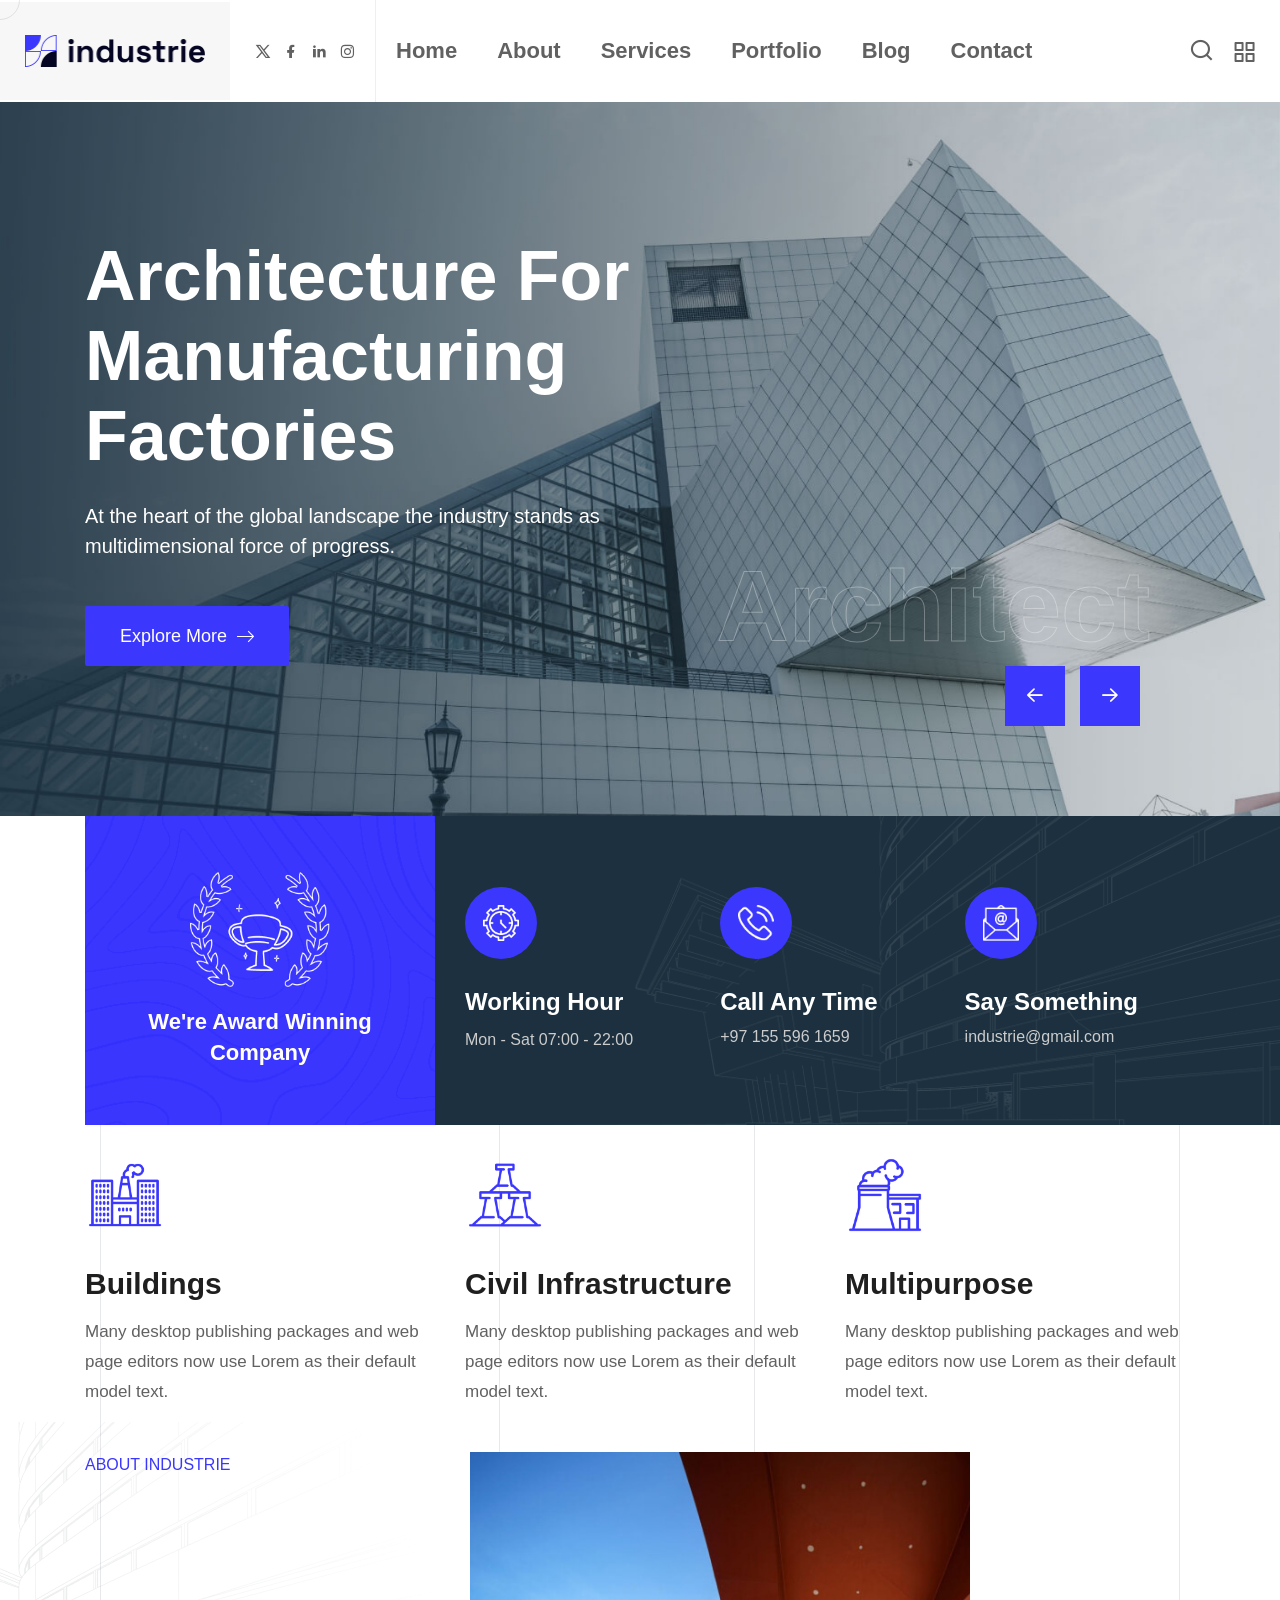
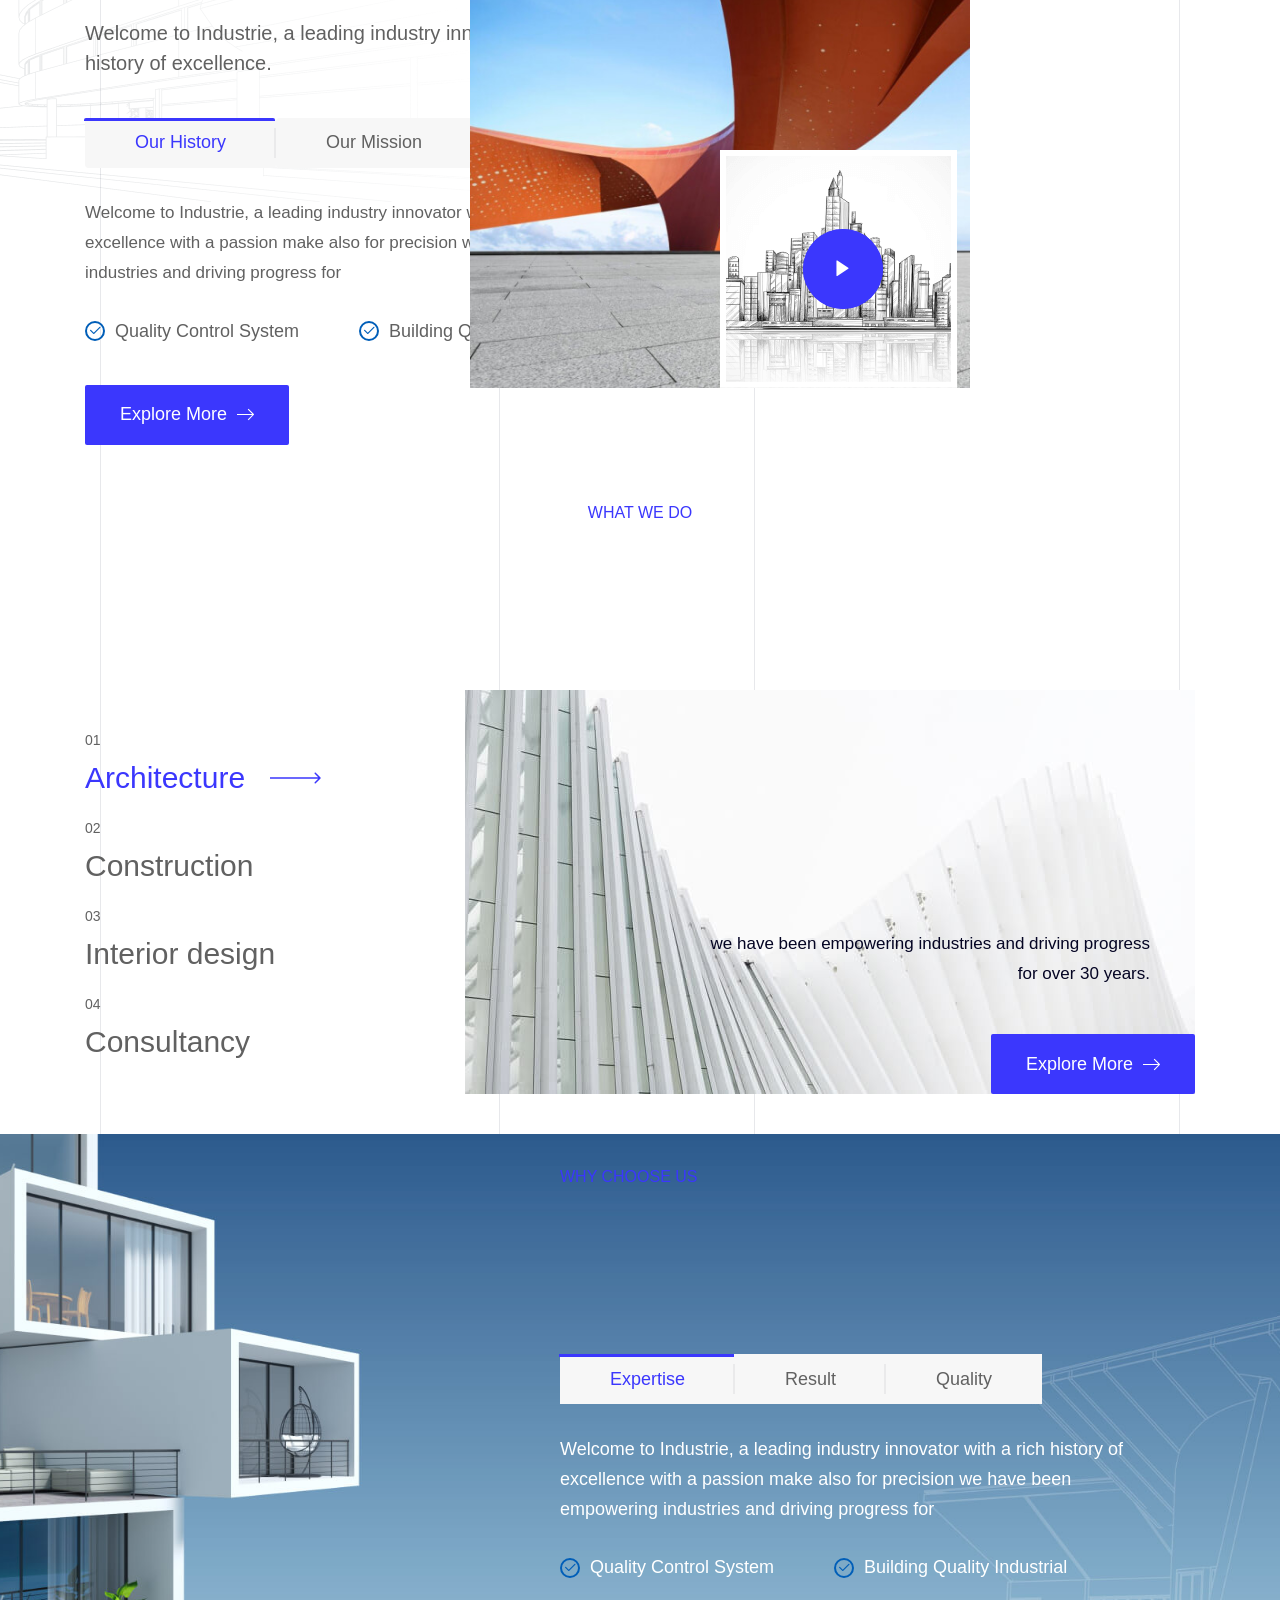
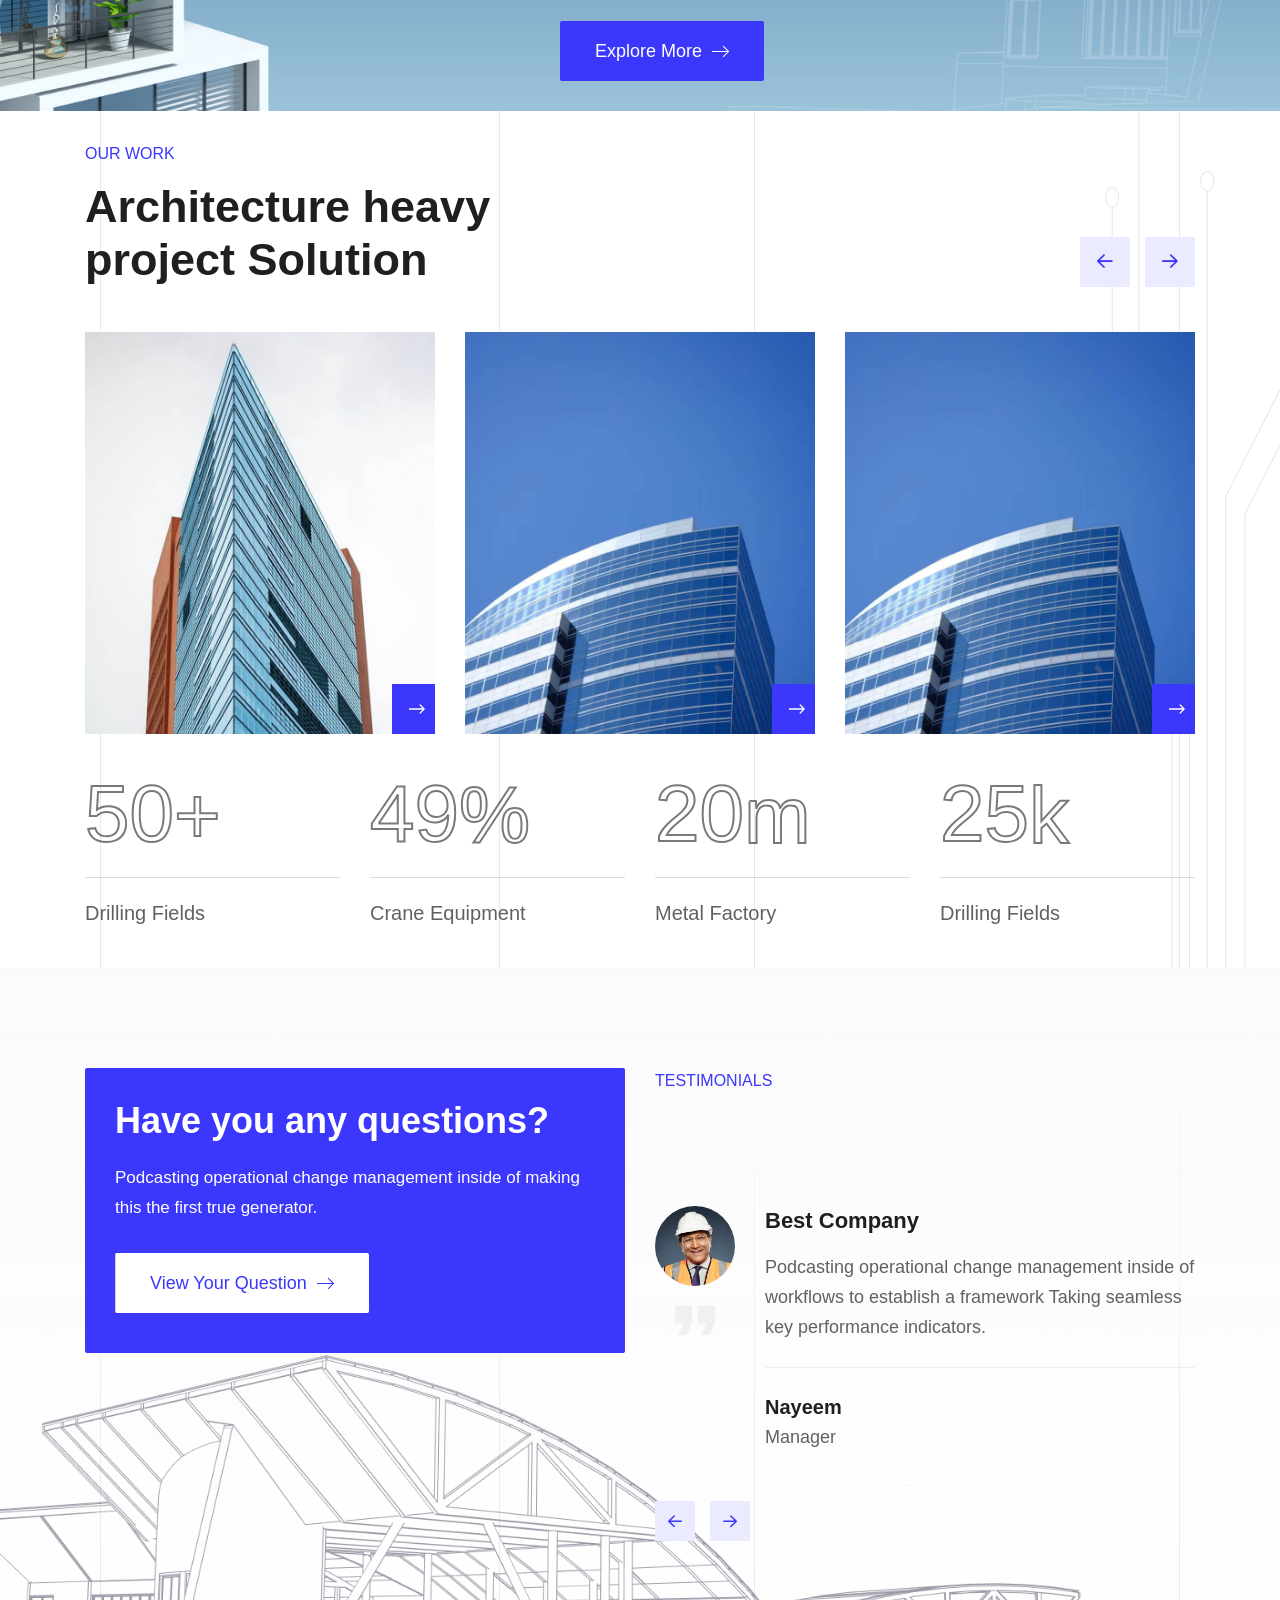
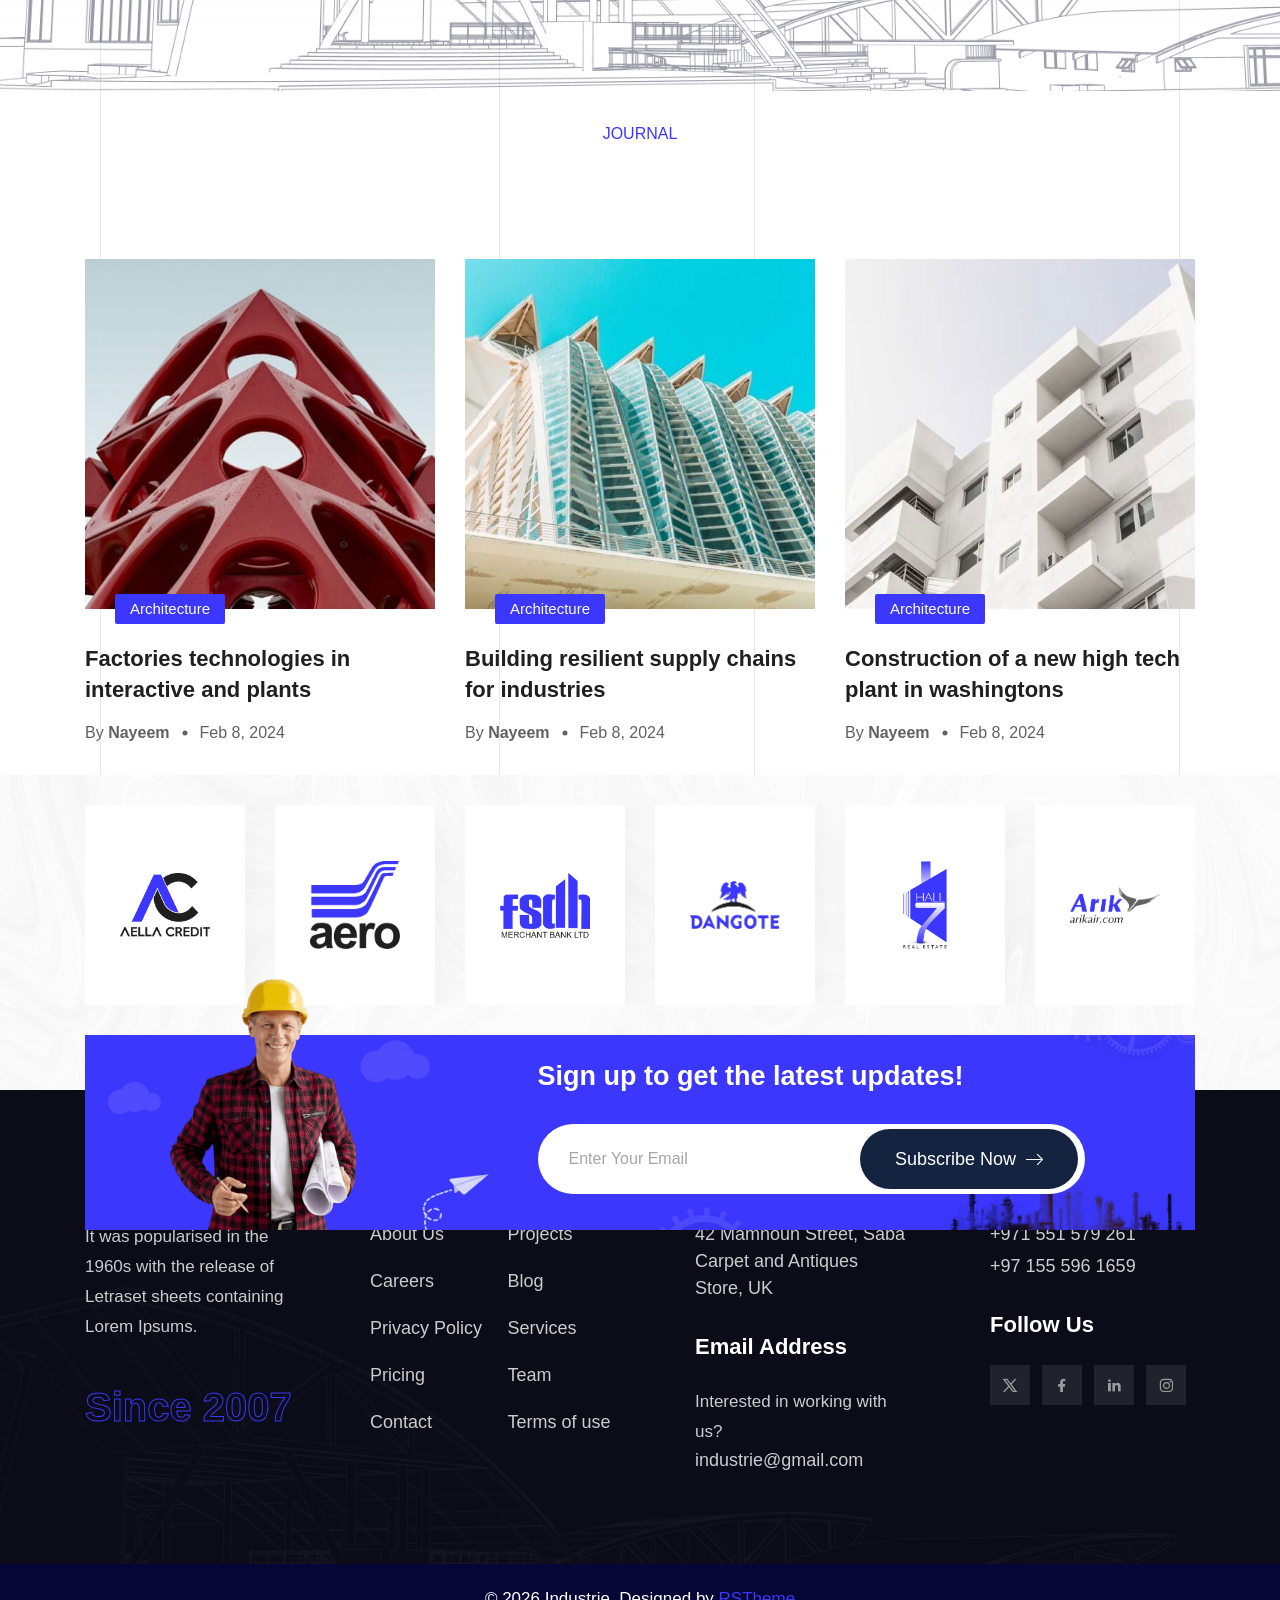
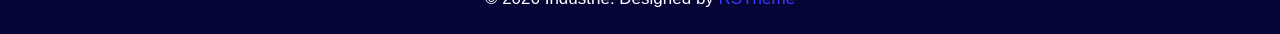
<file: architecture-one-page.html>
<!doctype html>
<html class="no-js" lang="zxx">

<!-- Mirrored from industrie.rstheme.com/html/architecture-one-page.html by HTTrack Website Copier/3.x [XR&CO'2014], Mon, 28 Jul 2025 06:28:31 GMT -->
<meta charset="utf-8">
<meta http-equiv="x-ua-compatible" content="ie=edge">
<title>Architecture One Page || HTML Template</title>
<meta name="description" content="">
<meta name="viewport" content="width=device-width, initial-scale=1">
<!-- Place favicon.ico in the root directory -->
<link rel="shortcut icon" type="image/x-icon" href="assets/images/favicon-deep-blue.png">
<!-- CSS here -->
<link rel="stylesheet" href="assets/css/vendor/bootstrap.min.css">
<link rel="stylesheet" href="assets/css/vendor/animate.min.css">
<link rel="stylesheet" href="assets/css/plugins/swiper.min.css">
<link rel="stylesheet" href="assets/css/plugins/nice-select.css">
<link rel="stylesheet" href="assets/css/plugins/nouislider.min.css">
<link rel="stylesheet" href="assets/css/vendor/magnific-popup.css">
<link rel="stylesheet" href="assets/css/vendor/odometer.min.css">
<link rel="stylesheet" href="assets/css/vendor/fontawesome-pro.css">
<link rel="stylesheet" href="assets/css/vendor/spacing.css">
<link rel="stylesheet" href="assets/css/vendor/remixicon.css">
<link rel="stylesheet" href="assets/css/main.css">

<body class="rs-smoother-yes">

    <!-- preloader start -->
    <div id="pre-load">
        <div id="loader" class="loader">
            <div class="loader-container has-theme-deep-blue">
                <div class="loader-icon"><img src="assets/images/favicon-deep-blue.png" alt=""></div>
            </div>
        </div>
    </div>
    <!-- preloader end -->

    <!-- preloader start -->

    <div id="rs-mouse">
        <div id="cursor-ball"></div>
    </div>

    <!-- preloader end -->

    <!-- Header area start -->
    <header>
        <div class="rs-header-area rs-header-one has-theme-deep-blue">
            <div class="container-fluid g-0">
                <div class="rs-header-inner" id="header-sticky">
                    <div class="rs-header-left">
                        <div class="rs-header-logo-wrapper">
                            <div class="rs-header-logo">
                                <!-- <div class="rs-header-logo-bg"></div> -->
                                <a href="index.html"><img src="assets/images/logo/logo-deep-blue.png" alt="logo"></a>
                            </div>
                        </div>
                    </div>
                    <div class="rs-header-menu">
                        <div class="rs-theme-social has-transparent has-deep-blue">
                            <a href="#"><i class="ri-twitter-x-line"></i></a>
                            <a href="#"><i class="ri-facebook-fill"></i></a>
                            <a href="#"><i class="ri-linkedin-fill"></i></a>
                            <a href="#"><i class="ri-instagram-line"></i></a>
                        </div>
                        <nav id="mobile-menu" class="main-menu">
                            <ul class="onepage-menu">
                                <li> <a href="#home">Home</a></li>
                                <li><a href="#homeabout">About</a></li>
                                <li> <a href="#homeservices">Services</a></li>
                                <li> <a href="#homeportfolio">Portfolio</a> </li>
                                <li><a href="#homeblog">Blog</a> </li>
                                <li><a href="#homecontact">Contact</a></li>
                            </ul>
                        </nav>
                    </div>
                    <div class="rs-header-right">
                        <!-- search area start -->
                        <div class="rs-header-search-wrapper">
                            <div class="rs-header-search-icon has-theme-deep-blue">
                                <i class="ri-close-fill has-close"></i>
                                <i class="ri-search-line has-search"></i>
                            </div>
                            <form id="contact-form" class="rs-header-search-inner rs-stickys-form" action="https://industrie.rstheme.com/html/assets/mailer.php" method="POST">
                                <div class="rs-header-search">
                                    <input type="text" placeholder="Searching...">
                                    <button type="submit"><i class="ri-search-line"></i></button>
                                </div>
                            </form>
                        </div>
                        <!-- search area end -->
                        <div class="rs-header-btn">
                            <a class="rs-btn has-theme-deep-blue has-icon has-bg" href="contact.html">Get In Touch
                                <span class="icon-box">
                           <svg class="icon-first" xmlns="http://www.w3.org/2000/svg" viewBox="0 0 32 32">
                              <path
                                 d="M31.71,15.29l-10-10L20.29,6.71,28.59,15H0v2H28.59l-8.29,8.29,1.41,1.41,10-10A1,1,0,0,0,31.71,15.29Z">
                              </path>
                           </svg>
                           <svg class="icon-second" xmlns="http://www.w3.org/2000/svg" viewBox="0 0 32 32">
                              <path
                                 d="M31.71,15.29l-10-10L20.29,6.71,28.59,15H0v2H28.59l-8.29,8.29,1.41,1.41,10-10A1,1,0,0,0,31.71,15.29Z">
                              </path>
                           </svg>
                        </span>
                            </a>
                        </div>
                        <div class="rs-header-hamburger has-theme-deep-blue">
                            <div class="sidebar-toggle">
                                <a class="bar-icon" href="javascript:void(0)">
                                    <svg xmlns="http://www.w3.org/2000/svg" width="21" height="20" viewBox="0 0 21 20" fill="none">
                                        <path d="M8.55566 11H1.55566C1.29045 11 1.03609 11.1054 0.848557 11.2929C0.661021 11.4804 0.555664 11.7348 0.555664 12V19C0.555664 19.2652 0.661021 19.5196 0.848557 19.7071C1.03609 19.8946 1.29045 20 1.55566 20H8.55566C8.82088 20 9.07523 19.8946 9.26277 19.7071C9.45031 19.5196 9.55566 19.2652 9.55566 19V12C9.55566 11.7348 9.45031 11.4804 9.26277 11.2929C9.07523 11.1054 8.82088 11 8.55566 11ZM7.55566 18H2.55566V13H7.55566V18ZM19.5557 0H12.5557C12.2904 0 12.0361 0.105357 11.8486 0.292893C11.661 0.48043 11.5557 0.734784 11.5557 1V8C11.5557 8.26522 11.661 8.51957 11.8486 8.70711C12.0361 8.89464 12.2904 9 12.5557 9H19.5557C19.8209 9 20.0752 8.89464 20.2628 8.70711C20.4503 8.51957 20.5557 8.26522 20.5557 8V1C20.5557 0.734784 20.4503 0.48043 20.2628 0.292893C20.0752 0.105357 19.8209 0 19.5557 0ZM18.5557 7H13.5557V2H18.5557V7ZM19.5557 11H12.5557C12.2904 11 12.0361 11.1054 11.8486 11.2929C11.661 11.4804 11.5557 11.7348 11.5557 12V19C11.5557 19.2652 11.661 19.5196 11.8486 19.7071C12.0361 19.8946 12.2904 20 12.5557 20H19.5557C19.8209 20 20.0752 19.8946 20.2628 19.7071C20.4503 19.5196 20.5557 19.2652 20.5557 19V12C20.5557 11.7348 20.4503 11.4804 20.2628 11.2929C20.0752 11.1054 19.8209 11 19.5557 11ZM18.5557 18H13.5557V13H18.5557V18ZM8.55566 0H1.55566C1.29045 0 1.03609 0.105357 0.848557 0.292893C0.661021 0.48043 0.555664 0.734784 0.555664 1V8C0.555664 8.26522 0.661021 8.51957 0.848557 8.70711C1.03609 8.89464 1.29045 9 1.55566 9H8.55566C8.82088 9 9.07523 8.89464 9.26277 8.70711C9.45031 8.51957 9.55566 8.26522 9.55566 8V1C9.55566 0.734784 9.45031 0.48043 9.26277 0.292893C9.07523 0.105357 8.82088 0 8.55566 0ZM7.55566 7H2.55566V2H7.55566V7Z" fill="#616161"></path>
                                    </svg>
                                </a>
                            </div>
                        </div>
                    </div>
                </div>
            </div>
        </div>
    </header>
    <!-- Header area end -->

    <!-- Offcanvas area start -->
    <div class="fix">
        <div class="offcanvas-area" data-lenis-prevent>
            <div class="offcanvas-wrapper">
                <div class="offcanvas-content">
                    <div class="offcanvas-top d-flex justify-content-between align-items-center mb-20">
                        <div class="offcanvas-logo">
                            <a class="logo-black" href="index.html"><img src="assets/images/logo/logo-orange.png" alt="logo"></a>
                        </div>
                        <div class="offcanvas-close">
                            <button class="offcanvas-close-icon animation--flip">
                                <span class="offcanvas-m-lines">
                                <span class="offcanvas-m-line line--1"></span><span
                                    class="offcanvas-m-line line--2"></span><span
                                    class="offcanvas-m-line line--3"></span>
                                </span>
                            </button>
                        </div>
                    </div>
                    <div class="offcanvas-about mb-30 d-none d-sm-block">
                        <p> Industrie is a modern factory website. specifically designed for who need construction,
                            firms, oil, architecture and any other small business.
                        </p>
                    </div>
                    <div class="offcanvas-gallery d-none d-sm-block">
                        <div class="offcanvas-gallery-thumb-wrapper">
                            <div class="offcanvas-popup-thumb">
                                <a class="popup-image" href="assets/images/gallery/gallery-thumb-01.png">
                                    <img src="assets/images/gallery/gallery-thumb-01.png" alt="image">
                                </a>
                            </div>
                            <div class="offcanvas-popup-thumb">
                                <a class="popup-image" href="assets/images/gallery/gallery-thumb-02.png">
                                    <img src="assets/images/gallery/gallery-thumb-02.png" alt="image">
                                </a>
                            </div>
                            <div class="offcanvas-popup-thumb">
                                <a class="popup-image" href="assets/images/gallery/gallery-thumb-03.png">
                                    <img src="assets/images/gallery/gallery-thumb-03.png" alt="image">
                                </a>
                            </div>
                            <div class="offcanvas-popup-thumb">
                                <a class="popup-image" href="assets/images/gallery/gallery-thumb-04.png">
                                    <img src="assets/images/gallery/gallery-thumb-04.png" alt="image">
                                </a>
                            </div>
                            <div class="offcanvas-popup-thumb">
                                <a class="popup-image" href="assets/images/gallery/gallery-thumb-05.png">
                                    <img src="assets/images/gallery/gallery-thumb-05.png" alt="image">
                                </a>
                            </div>
                            <div class="offcanvas-popup-thumb">
                                <a class="popup-image" href="assets/images/gallery/gallery-thumb-01.png">
                                    <img src="assets/images/gallery/gallery-thumb-01.png" alt="image">
                                </a>
                            </div>
                        </div>
                    </div>
                    <div class="mobile-menu">
                        <div class="rs-offcanvas-menu mb-25">
                            <nav></nav>
                        </div>
                    </div>
                    <div class="offcanvas-contact mb-30">
                        <h4 class="offcanvas-title-meta">Contact Info</h4>
                        <ul>
                            <li class="d-flex align-items-center gap-15">
                                <div class="offcanvas-contact-icon">
                                    <svg xmlns="http://www.w3.org/2000/svg" width="14" height="18" viewBox="0 0 14 18" fill="none">
                                        <path d="M11.8768 9.68475C11.3059 10.835 10.5331 11.9818 9.74128 13.0109C8.95198 14.0368 8.15999 14.9249 7.5643 15.5572C7.48514 15.6412 7.40956 15.7206 7.33802 15.7951C7.26648 15.7206 7.1909 15.6412 7.11174 15.5572C6.51605 14.9249 5.72406 14.0368 4.93476 13.0109C4.14299 11.9818 3.37019 10.835 2.79925 9.68475C2.22242 8.52266 1.89032 7.43373 1.89032 6.5C1.89032 3.50846 4.32934 1.08333 7.33802 1.08333C10.3467 1.08333 12.7857 3.50846 12.7857 6.5C12.7857 7.43373 12.4536 8.52266 11.8768 9.68475ZM7.33802 17.3333C7.33802 17.3333 13.8753 11.1732 13.8753 6.5C13.8753 2.91015 10.9484 0 7.33802 0C3.7276 0 0.800781 2.91015 0.800781 6.5C0.800781 11.1732 7.33802 17.3333 7.33802 17.3333Z" fill="#6D6D6D"></path>
                                        <path d="M7.33802 8.66667C6.13455 8.66667 5.15894 7.69662 5.15894 6.5C5.15894 5.30338 6.13455 4.33333 7.33802 4.33333C8.54149 4.33333 9.5171 5.30338 9.5171 6.5C9.5171 7.69662 8.54149 8.66667 7.33802 8.66667ZM7.33802 9.75C9.14323 9.75 10.6066 8.29492 10.6066 6.5C10.6066 4.70507 9.14323 3.25 7.33802 3.25C5.53281 3.25 4.0694 4.70507 4.0694 6.5C4.0694 8.29492 5.53281 9.75 7.33802 9.75Z" fill="#6D6D6D"></path>
                                    </svg>
                                </div>
                                <div class="offcanvas-contact-text">
                                    <a href="#"> 2096 New Market, New Road <br>
                                    North Carolina, USA </a>
                                </div>
                            </li>
                            <li class="d-flex align-items-center gap-15">
                                <div class="offcanvas-contact-icon">
                                    <svg xmlns="http://www.w3.org/2000/svg" width="16" height="16" viewBox="0 0 16 16" fill="none">
                                        <path d="M3.65387 1.32849C3.40343 1.00649 2.92745 0.976861 2.639 1.26531L1.60508 2.29923C1.1216 2.78271 0.94387 3.46766 1.1551 4.06847C2.00338 6.48124 3.39215 8.74671 5.32272 10.6773C7.25329 12.6078 9.51876 13.9966 11.9315 14.8449C12.5323 15.0561 13.2173 14.8784 13.7008 14.3949L14.7347 13.361C15.0231 13.0726 14.9935 12.5966 14.6715 12.3461L12.3653 10.5524C12.2008 10.4245 11.9866 10.3793 11.7845 10.4298L9.59541 10.9771C9.00082 11.1257 8.37183 10.9515 7.93845 10.5181L5.48187 8.06155C5.04849 7.62817 4.87427 6.99919 5.02292 6.40459L5.57019 4.21553C5.62073 4.01336 5.57552 3.79918 5.44758 3.63468L3.65387 1.32849ZM1.88477 0.511076C2.62689 -0.231039 3.8515 -0.154797 4.49583 0.673634L6.28954 2.97983C6.6187 3.40304 6.73502 3.95409 6.60498 4.47423L6.05772 6.66329C5.99994 6.8944 6.06766 7.13888 6.2361 7.30732L8.69268 9.7639C8.86113 9.93235 9.1056 10.0001 9.33671 9.94229L11.5258 9.39502C12.0459 9.26499 12.597 9.3813 13.0202 9.71047L15.3264 11.5042C16.1548 12.1485 16.231 13.3731 15.4889 14.1152L14.455 15.1492C13.7153 15.8889 12.6089 16.2137 11.5778 15.8512C9.01754 14.9511 6.61438 13.4774 4.56849 11.4315C2.5226 9.38562 1.04895 6.98246 0.148838 4.42225C-0.213682 3.39112 0.11113 2.28472 0.85085 1.545L1.88477 0.511076Z" fill="#6D6D6D"></path>
                                        <path d="M11 0.5C11 0.223858 11.2239 0 11.5 0H15.5C15.7761 0 16 0.223858 16 0.5V4.5C16 4.77614 15.7761 5 15.5 5C15.2239 5 15 4.77614 15 4.5V1.70711L10.8536 5.85355C10.6583 6.04882 10.3417 6.04882 10.1464 5.85355C9.95118 5.65829 9.95118 5.34171 10.1464 5.14645L14.2929 1H11.5C11.2239 1 11 0.776142 11 0.5Z" fill="#6D6D6D"></path>
                                    </svg>
                                </div>
                                <div class="offcanvas-contact-text">
                                    <a href="tel:+12346691234"> +123-4669-1234 </a>
                                </div>
                            </li>
                            <li class="d-flex align-items-center gap-15">
                                <div class="offcanvas-contact-icon">
                                    <svg xmlns="http://www.w3.org/2000/svg" width="16" height="16" viewBox="0 0 16 16" fill="none">
                                        <path d="M2 2C0.895431 2 0 2.89543 0 4V12L2.58386e-05 12.0103C0.00555998 13.1101 0.898859 14 2 14H7.5C7.77614 14 8 13.7761 8 13.5C8 13.2239 7.77614 13 7.5 13H2C1.53715 13 1.14774 12.6855 1.03376 12.2586L6.67417 8.7876L8 9.5831L15 5.3831V8.5C15 8.77614 15.2239 9 15.5 9C15.7761 9 16 8.77614 16 8.5V4C16 2.89543 15.1046 2 14 2H2ZM5.70808 8.20794L1 11.1052V5.3831L5.70808 8.20794ZM1 4.2169V4C1 3.44772 1.44772 3 2 3H14C14.5523 3 15 3.44772 15 4V4.2169L8 8.4169L1 4.2169Z" fill="#6D6D6D"></path>
                                        <path d="M14.2467 14.2686C15.2567 14.2686 15.8339 13.4116 15.8339 12.2442V12.0344C15.8339 10.4297 14.6402 9 12.5197 9H12.4847C10.421 9 9 10.3598 9 12.4322V12.6465C9 14.8195 10.4385 16 12.3579 16H12.4016C12.9963 16 13.4204 15.9257 13.639 15.8251V15.0949C13.3941 15.2042 12.9656 15.2742 12.4585 15.2742H12.4147C11.0812 15.2742 9.84385 14.4872 9.84385 12.6202V12.4628C9.84385 10.8057 10.9019 9.73891 12.4847 9.73891H12.524C14.0587 9.73891 15.0075 10.7883 15.0075 12.065V12.183C15.0075 13.158 14.6839 13.5734 14.3691 13.5734C14.1374 13.5734 13.9582 13.4247 13.9582 13.1537V10.9631H13.0531V11.5315H13.0225C12.9394 11.2342 12.6552 10.9019 12.0693 10.9019C11.2911 10.9019 10.8101 11.4572 10.8101 12.3011V12.8301C10.8101 13.722 11.2998 14.2642 12.0693 14.2642C12.5415 14.2642 12.9656 14.0369 13.0837 13.6215H13.1274C13.2455 14.0412 13.7439 14.2686 14.2467 14.2686ZM11.7939 12.6814V12.4541C11.7939 11.9076 12.0212 11.6627 12.3666 11.6627C12.664 11.6627 12.9394 11.8551 12.9394 12.371V12.7383C12.9394 13.3111 12.6858 13.4816 12.3754 13.4816C12.0212 13.4816 11.7939 13.2673 11.7939 12.6814Z" fill="#6D6D6D"></path>
                                    </svg>
                                </div>
                                <div class="offcanvas-contact-text">
                                    <a href="mailto:info@gmail.com">info@gmail.com</a>
                                </div>
                            </li>
                        </ul>
                    </div>
                    <div class="offcanvas-social">
                        <h4 class="offcanvas-title-meta">Subscribe & Follow</h4>
                        <ul>
                            <li><a href="#"><i class="fab fa-facebook-f"></i></a></li>
                            <li><a href="#"><i class="fab fa-twitter"></i></a></li>
                            <li><a href="#"><i class="fab fa-youtube"></i></a></li>
                            <li><a href="#"><i class="fab fa-linkedin"></i></a></li>
                        </ul>
                    </div>
                </div>
            </div>
        </div>
    </div>
    <div class="offcanvas-overlay"></div>
    <div class="offcanvas-overlay-white"></div>
    <!-- Offcanvas area start -->

    <!-- Body main wrapper start -->
    <main class="p-relative">

        <!-- border line area start -->
        <div class="rs-common-line d-none d-sm-block">
            <div class="container">
                <div class="line__wrap">
                    <div class="line__item"></div>
                </div>
                <div class="line__wrap-two">
                    <div class="line__item-two"></div>
                </div>
            </div>
        </div>
        <!-- border line area start -->



        <!-- banner area start -->
        <section id="home" class="rs-banner-area rs-banner-eleven rs-swiper">
            <span class="rs-banner-stroke-text">Architect</span>
            <span class="rs-banner-meta-text">Contact Info → Scroll Down </span>
            <div class="rs-banner-slider-wrapper">
                <div class="swiper" data-clone-slides="false" data-loop="true" data-speed="2000" data-autoplay="true" data-dots-dynamic="false" data-hover-pause="true" data-effect="fade" data-delay="1000" data-item="1" data-item-xl="1" data-item-lg="1" data-item-md="1" data-item-sm="1" data-item-xs="1" data-item-mobile="1" data-margin="30" data-margin-xl="30" data-margin-lg="30" data-margin-md="30" data-margin-sm="30" data-margin-xs="30" data-margin-mobile="30">
                    <div class="swiper-wrapper">
                        <div class="swiper-slide">
                            <div class="rs-banner-item-wrapper">
                                <div class="rs-banner-bg-thumb" data-background="assets/images/bg/banner-bg-18.png">
                                </div>
                                <div class="container">
                                    <div class="row">
                                        <div class="col-xxl-6 col-xl-8 col-lg-8">
                                            <div class="rs-banner-item">
                                                <div class="rs-banner-content">
                                                    <h1 class="rs-banner-title">We're in Business to Make Industrial Factory
                                                    </h1>
                                                    <div class="rs-banner-descrip">
                                                        <p>At the heart of the global landscape the industry stands as
                                                            multidimensional force of progress. </p>
                                                    </div>
                                                    <div class="rs-banner-btn">
                                                        <a class="rs-btn has-theme-deep-blue has-icon has-bg" href="contact.html">Explore More
                                                            <span class="icon-box">
                                                <svg class="icon-first" xmlns="http://www.w3.org/2000/svg"
                                                   viewBox="0 0 32 32">
                                                   <path
                                                      d="M31.71,15.29l-10-10L20.29,6.71,28.59,15H0v2H28.59l-8.29,8.29,1.41,1.41,10-10A1,1,0,0,0,31.71,15.29Z">
                                                   </path>
                                                </svg>
                                                <svg class="icon-second" xmlns="http://www.w3.org/2000/svg"
                                                   viewBox="0 0 32 32">
                                                   <path
                                                      d="M31.71,15.29l-10-10L20.29,6.71,28.59,15H0v2H28.59l-8.29,8.29,1.41,1.41,10-10A1,1,0,0,0,31.71,15.29Z">
                                                   </path>
                                                </svg>
                                             </span>
                                                        </a>
                                                    </div>
                                                </div>
                                            </div>
                                        </div>
                                    </div>
                                </div>
                            </div>
                        </div>
                        <div class="swiper-slide">
                            <div class="rs-banner-item-wrapper">
                                <div class="rs-banner-bg-thumb" data-background="assets/images/bg/banner-bg-19.png">
                                </div>
                                <div class="container">
                                    <div class="row">
                                        <div class="col-xxl-6 col-xl-8 col-lg-8">
                                            <div class="rs-banner-item">
                                                <div class="rs-banner-content">
                                                    <h1 class="rs-banner-title">architecture For manufacturing factories
                                                    </h1>
                                                    <div class="rs-banner-descrip">
                                                        <p>At the heart of the global landscape the industry stands as
                                                            multidimensional force of progress. </p>
                                                    </div>
                                                    <div class="rs-banner-btn">
                                                        <a class="rs-btn has-theme-deep-blue has-icon has-bg" href="contact.html">Explore More
                                                            <span class="icon-box">
                                                <svg class="icon-first" xmlns="http://www.w3.org/2000/svg"
                                                   viewBox="0 0 32 32">
                                                   <path
                                                      d="M31.71,15.29l-10-10L20.29,6.71,28.59,15H0v2H28.59l-8.29,8.29,1.41,1.41,10-10A1,1,0,0,0,31.71,15.29Z">
                                                   </path>
                                                </svg>
                                                <svg class="icon-second" xmlns="http://www.w3.org/2000/svg"
                                                   viewBox="0 0 32 32">
                                                   <path
                                                      d="M31.71,15.29l-10-10L20.29,6.71,28.59,15H0v2H28.59l-8.29,8.29,1.41,1.41,10-10A1,1,0,0,0,31.71,15.29Z">
                                                   </path>
                                                </svg>
                                             </span>
                                                        </a>
                                                    </div>
                                                </div>
                                            </div>
                                        </div>
                                    </div>
                                </div>
                            </div>
                        </div>
                    </div>
                    <!-- If we need navigation buttons -->
                    <div class="rs-banner-navigation">
                        <button class="swiper-button-prev rs-swiper-btn has-theme-deep-blue"><i
                        class="fa-regular fa-arrow-left"></i></button>
                        <button class="swiper-button-next rs-swiper-btn has-theme-deep-blue"><i
                        class="fa-regular fa-arrow-right"></i></button>
                    </div>
                    <!-- if we need pagination -->
                    <div class="rs-banner-pagination d-block d-md-none">
                        <div class="swiper-pagination rs-pagination has-theme-deep-blue"></div>
                    </div>
                </div>
            </div>
        </section>
        <!-- banner area end -->

        <!-- contact area start -->
        <section class="rs-contact-area rs-contact-two">
            <!-- <div class="rs-contact-bg-thumb" data-background="assets/images/bg/contact-bg-08.png"></div> -->
            <div class="container">
                <div class="row align-items-center g-5">
                    <div class="col-xl-4 col-lg-4">
                        <div class="rs-award-item">
                            <div class="rs-award-item-thumb" data-background="assets/images/bg/award-bg-01.png"></div>
                            <div class="rs-award-content">
                                <div class="rs-award-icon">
                                    <img src="assets/images/icon/award-icon-01.png" alt="image">
                                </div>
                                <h5 class="rs-award-title">We're Award Winning Company</h5>
                            </div>
                        </div>
                    </div>
                    <div class="col-xl-8 col-lg-8">
                        <div class="rs-contact-wrapper">
                            <div class="rs-contact-bg-thumb" data-background="assets/images/bg/contact-bg-08.png"></div>
                            <div class="rs-contact-inner">
                                <div class="rs-contact-item wow fadeIn" data-wow-delay=".3s">
                                    <div class="rs-contact-icon">
                                        <img src="assets/images/icon/contact-icon-01.png" alt="image">
                                    </div>
                                    <div class="rs-contact-content">
                                        <span>Working Hour</span>
                                        <p class="">Mon - Sat 07:00 - 22:00</p>
                                    </div>
                                </div>
                                <div class="rs-contact-item wow fadeIn" data-wow-delay=".5s">
                                    <div class="rs-contact-icon">
                                        <img src="assets/images/icon/contact-icon-02.png" alt="image">
                                    </div>
                                    <div class="rs-contact-content">
                                        <span>Call Any Time</span>
                                        <h6><a href="tel:971551579261">+97 155 596 1659</a></h6>
                                    </div>
                                </div>
                                <div class="rs-contact-item wow fadeIn" data-wow-delay=".7s">
                                    <div class="rs-contact-icon">
                                        <img src="assets/images/icon/contact-icon-03.png" alt="image">
                                    </div>
                                    <div class="rs-contact-content">
                                        <span>Say Something</span>
                                        <h6><a href="mailto:industrie@gmail.com">industrie@gmail.com</a></h6>
                                    </div>
                                </div>
                            </div>
                        </div>
                    </div>
                </div>
            </div>
        </section>
        <!-- contact area end -->

        <!-- feature area start -->
        <section class="rs-feature-area rs-feature-seven section-space">
            <div class="container">
                <div class="row g-5">
                    <div class="col-xl-4 col-lg-4 col-md-6">
                        <div class="rs-feature-item wow fadeInUp" data-wow-delay=".3s" data-wow-duration="1s">
                            <div class="rs-feature-icon">
                                <img src="assets/images/icon/feature-icon-10.png" alt="image">
                            </div>
                            <h3 class="rs-feature-title">Buildings </h3>
                            <div class="rs-feature-descrip">
                                <p>Many desktop publishing packages and web page editors now use Lorem as their default model
                                    text.</p>
                            </div>
                        </div>
                    </div>
                    <div class="col-xl-4 col-lg-4 col-md-6">
                        <div class="rs-feature-item wow fadeInUp" data-wow-delay=".5s" data-wow-duration="1s">
                            <div class="rs-feature-icon">
                                <img src="assets/images/icon/feature-icon-11.png" alt="image">
                            </div>
                            <h3 class="rs-feature-title">Civil Infrastructure</h3>
                            <div class="rs-feature-descrip">
                                <p>Many desktop publishing packages and web page editors now use Lorem as their default model
                                    text.</p>
                            </div>
                        </div>
                    </div>
                    <div class="col-xl-4 col-lg-4 col-md-6">
                        <div class="rs-feature-item wow fadeInUp" data-wow-delay=".7s" data-wow-duration="1s">
                            <div class="rs-feature-icon">
                                <img src="assets/images/icon/feature-icon-12.png" alt="image">
                            </div>
                            <h3 class="rs-feature-title">Multipurpose</h3>
                            <div class="rs-feature-descrip">
                                <p>Many desktop publishing packages and web page editors now use Lorem as their default model
                                    text.</p>
                            </div>
                        </div>
                    </div>
                </div>
            </div>
        </section>
        <!-- feature area start -->

        <!-- about area start -->
        <section id="homeabout" class="rs-about-area section-space-bottom rs-about-eleven">
            <div class="rs-about-shape">
                <img src="assets/images/shape/about-shape-05.png" alt="image">
            </div>
            <div class="container">
                <div class="row g-5">
                    <div class="col-xl-7 col-lg-7 order-1 order-lg-0">
                        <div class="rs-about-wrapper">
                            <div class="rs-about-content-wrapper">
                                <div class="rs-section-title-wrapper">
                                    <span class="rs-section-subtitle has-theme-deep-blue justify-content-start">
                              About Industrie
                           </span>
                                    <h2 class="rs-section-title rs-split-text-enable split-in-fade">We have working for <span
                                 class="rs-theme-deep-blue">25</span> <br>
                              years around the worldwide </h2>
                                    <p class="descrip"> Welcome to Industrie, a leading industry innovator with a rich history of
                                        excellence.</p>
                                </div>
                                <div class="rs-about-tab">
                                    <ul class="nav nav-pills" id="pills-tab" role="tablist">
                                        <li class="nav-item" role="presentation">
                                            <button class="nav-link active" id="pills-item-one-tab" data-bs-toggle="pill" data-bs-target="#pills-item-one" type="button" role="tab" aria-controls="pills-item-one" aria-selected="true">
                                                Our History
                                            </button>
                                        </li>
                                        <li class="nav-item" role="presentation">
                                            <button class="nav-link" id="pills-item-two-tab" data-bs-toggle="pill" data-bs-target="#pills-item-two" type="button" role="tab" aria-controls="pills-item-two" aria-selected="false"> Our Mission
                                            </button>
                                        </li>
                                        <li class="nav-item" role="presentation">
                                            <button class="nav-link" id="pills-item-three-tab" data-bs-toggle="pill" data-bs-target="#pills-item-three" type="button" role="tab" aria-controls="pills-item-three" aria-selected="false">
                                                Our Vision
                                            </button>
                                        </li>
                                    </ul>
                                </div>
                                <div class="rs-aobut-tab-content-wrapper">
                                    <div class="tab-content rs-about-tab-anim" id="pills-tabContent">
                                        <div class="tab-pane fade show active" id="pills-item-one" role="tabpanel" aria-labelledby="pills-item-one-tab" tabindex="0">
                                            <div class="rs-about-tab-content">
                                                <p>Welcome to Industrie, a leading industry innovator with a rich history of
                                                    excellence
                                                    with a passion make also for precision we have been empowering industries and
                                                    driving progress for</p>
                                                <div class="rs-about-feature-list">
                                                    <div class="rs-list-item has-theme-deep-blue">
                                                        <ul>
                                                            <li>
                                                                <i class="fa-regular fa-check"></i>
                                                                Quality Control System
                                                            </li>
                                                            <li>
                                                                <i class="fa-regular fa-check"></i>
                                                                Building Quality Industrial
                                                            </li>
                                                        </ul>
                                                    </div>
                                                </div>
                                            </div>
                                        </div>
                                        <div class="tab-pane fade" id="pills-item-two" role="tabpanel" aria-labelledby="pills-item-two-tab" tabindex="0">
                                            <div class="rs-about-tab-content">
                                                <p>Welcome to Industrie, a leading industry innovator with a rich history of
                                                    excellence
                                                    with a passion make also for precision we have been empowering industries and
                                                    driving progress for</p>
                                                <div class="rs-about-feature-list">
                                                    <div class="rs-list-item has-theme-deep-blue">
                                                        <ul>
                                                            <li>
                                                                <i class="fa-regular fa-check"></i>
                                                                Quality Control System
                                                            </li>
                                                            <li>
                                                                <i class="fa-regular fa-check"></i>
                                                                Building Quality Industrial
                                                            </li>
                                                        </ul>
                                                    </div>
                                                </div>
                                            </div>
                                        </div>
                                        <div class="tab-pane fade" id="pills-item-three" role="tabpanel" aria-labelledby="pills-item-three-tab" tabindex="0">
                                            <div class="rs-about-tab-content">
                                                <p>Welcome to Industrie, a leading industry innovator with a rich history of
                                                    excellence
                                                    with a passion make also for precision we have been empowering industries and
                                                    driving progress for</p>
                                                <div class="rs-about-feature-list">
                                                    <div class="rs-list-item has-theme-deep-blue">
                                                        <ul>
                                                            <li>
                                                                <i class="fa-regular fa-check"></i>
                                                                Quality Control System
                                                            </li>
                                                            <li>
                                                                <i class="fa-regular fa-check"></i>
                                                                Building Quality Industrial
                                                            </li>
                                                        </ul>
                                                    </div>
                                                </div>
                                            </div>
                                        </div>
                                    </div>
                                </div>
                                <div class="rs-about-btn">
                                    <a class="rs-btn has-theme-deep-blue has-icon has-bg" href="about.html">Explore More
                                        <span class="icon-box">
                                 <svg class="icon-first" xmlns="http://www.w3.org/2000/svg" viewBox="0 0 32 32">
                                    <path
                                       d="M31.71,15.29l-10-10L20.29,6.71,28.59,15H0v2H28.59l-8.29,8.29,1.41,1.41,10-10A1,1,0,0,0,31.71,15.29Z">
                                    </path>
                                 </svg>
                                 <svg class="icon-second" xmlns="http://www.w3.org/2000/svg" viewBox="0 0 32 32">
                                    <path
                                       d="M31.71,15.29l-10-10L20.29,6.71,28.59,15H0v2H28.59l-8.29,8.29,1.41,1.41,10-10A1,1,0,0,0,31.71,15.29Z">
                                    </path>
                                 </svg>
                              </span>
                                    </a>
                                </div>
                            </div>
                        </div>
                    </div>
                    <div class="col-xl-5 col-lg-5 order-0 order-lg-1">
                        <div class="rs-about-thumb-wrapper">
                            <div class="rs-about-thumb rs-image scroll_reveal reveal_left reveal-active">
                                <img decoding="async" src="assets/images/about/about-thumb-14.png" alt="image">
                            </div>
                            <div class="rs-about-small-thumb">
                                <img src="assets/images/about/about-thumb-15.png" alt="image">
                                <div class="rs-about-btn">
                                    <a href="https://www.youtube.com/watch?v=Yue48fUXuqI" class="rs-play-btn popup-video has-theme-deep-blue"><i class="ri-play-fill"></i></a>
                                </div>
                            </div>
                        </div>
                    </div>
                </div>
            </div>
        </section>
        <!-- about area end -->

        <!-- services-area start -->
        <section id="homeservices" class="rs-services-area section-space-bottom rs-services-ten">
            <div class="container">
                <div class="row  g-5 justify-content-center section-title-space align-items-center">
                    <div class="col-xl-7 col-lg-7 col-md-8 col-sm-10">
                        <div class="rs-section-title-wrapper text-center">
                            <span class="rs-section-subtitle has-theme-deep-blue">
                        What We Do
                     </span>
                            <h2 class="rs-section-title rs-split-text-enable split-in-fade">We provide our services all over
                                world</h2>
                        </div>
                    </div>
                </div>
                <div class="rs-services-tab-wrapper auto-switch">
                    <div class="row align-items-center g-5">
                        <div class="col-xl-4 col-lg-4">
                            <div class="rs-services-tab">
                                <ul class="nav nav-pills" id="pills-tab2" role="tablist">
                                    <li class="nav-item active" role="presentation">
                                        <span class="rs-services-tab-number">01</span>
                                        <button class="nav-link active" id="pills-item-four-tab" data-bs-toggle="pill" data-bs-target="#pills-item-four" type="button" role="tab" aria-controls="pills-item-one" aria-selected="true">
                                            Architecture <span class="rs-services-icon"><svg xmlns="http://www.w3.org/2000/svg"
                                       width="51" height="12" viewBox="0 0 51 12" fill="none">
                                       <path
                                          d="M50.5303 6.53033C50.8232 6.23744 50.8232 5.76256 50.5303 5.46967L45.7574 0.696699C45.4645 0.403806 44.9896 0.403806 44.6967 0.696699C44.4038 0.989593 44.4038 1.46447 44.6967 1.75736L48.9393 6L44.6967 10.2426C44.4038 10.5355 44.4038 11.0104 44.6967 11.3033C44.9896 11.5962 45.4645 11.5962 45.7574 11.3033L50.5303 6.53033ZM0 6.75H50V5.25H0V6.75Z"
                                          fill="#3B37FD"></path>
                                    </svg></span>
                                        </button>
                                    </li>
                                    <li class="nav-item" role="presentation">
                                        <span class="rs-services-tab-number">02</span>
                                        <button class="nav-link" id="pills-item-five-tab" data-bs-toggle="pill" data-bs-target="#pills-item-five" type="button" role="tab" aria-controls="pills-item-two" aria-selected="false"> Construction <span
                                    class="rs-services-icon"><svg xmlns="http://www.w3.org/2000/svg" width="51"
                                       height="12" viewBox="0 0 51 12" fill="none">
                                       <path
                                          d="M50.5303 6.53033C50.8232 6.23744 50.8232 5.76256 50.5303 5.46967L45.7574 0.696699C45.4645 0.403806 44.9896 0.403806 44.6967 0.696699C44.4038 0.989593 44.4038 1.46447 44.6967 1.75736L48.9393 6L44.6967 10.2426C44.4038 10.5355 44.4038 11.0104 44.6967 11.3033C44.9896 11.5962 45.4645 11.5962 45.7574 11.3033L50.5303 6.53033ZM0 6.75H50V5.25H0V6.75Z"
                                          fill="#3B37FD"></path>
                                    </svg></span>
                                        </button>
                                    </li>
                                    <li class="nav-item" role="presentation">
                                        <span class="rs-services-tab-number">03</span>
                                        <button class="nav-link" id="pills-item-six-tab" data-bs-toggle="pill" data-bs-target="#pills-item-six" type="button" role="tab" aria-controls="pills-item-three" aria-selected="false">
                                            Interior design<span class="rs-services-icon"><svg xmlns="http://www.w3.org/2000/svg"
                                       width="51" height="12" viewBox="0 0 51 12" fill="none">
                                       <path
                                          d="M50.5303 6.53033C50.8232 6.23744 50.8232 5.76256 50.5303 5.46967L45.7574 0.696699C45.4645 0.403806 44.9896 0.403806 44.6967 0.696699C44.4038 0.989593 44.4038 1.46447 44.6967 1.75736L48.9393 6L44.6967 10.2426C44.4038 10.5355 44.4038 11.0104 44.6967 11.3033C44.9896 11.5962 45.4645 11.5962 45.7574 11.3033L50.5303 6.53033ZM0 6.75H50V5.25H0V6.75Z"
                                          fill="#3B37FD"></path>
                                    </svg></span>
                                        </button>
                                    </li>
                                    <li class="nav-item" role="presentation">
                                        <span class="rs-services-tab-number">04</span>
                                        <button class="nav-link" id="pills-item-seven-tab" data-bs-toggle="pill" data-bs-target="#pills-item-seven" type="button" role="tab" aria-controls="pills-item-four" aria-selected="false">
                                            Consultancy<span class="rs-services-icon"><svg xmlns="http://www.w3.org/2000/svg"
                                       width="51" height="12" viewBox="0 0 51 12" fill="none">
                                       <path
                                          d="M50.5303 6.53033C50.8232 6.23744 50.8232 5.76256 50.5303 5.46967L45.7574 0.696699C45.4645 0.403806 44.9896 0.403806 44.6967 0.696699C44.4038 0.989593 44.4038 1.46447 44.6967 1.75736L48.9393 6L44.6967 10.2426C44.4038 10.5355 44.4038 11.0104 44.6967 11.3033C44.9896 11.5962 45.4645 11.5962 45.7574 11.3033L50.5303 6.53033ZM0 6.75H50V5.25H0V6.75Z"
                                          fill="#3B37FD"></path>
                                    </svg></span>
                                        </button>
                                    </li>
                                </ul>
                            </div>
                        </div>
                        <div class="col-xl-8 col-lg-8">
                            <div class="tab-content rs-services-tab-anim" id="pills-tabContent2">
                                <div class="tab-pane fade show active" id="pills-item-four" role="tabpanel" aria-labelledby="pills-item-four-tab" tabindex="0">
                                    <div class="rs-services-tab-item">
                                        <div class="rs-services-bg-thumb" data-background="assets/images/services/services-thumb-27.png"></div>
                                        <div class="rs-services-tab-content">
                                            <div class="rs-services-descrip">
                                                <p> we have been empowering industries and driving progress for over 30 years. </p>
                                            </div>
                                            <div class="rs-services-tab-btn">
                                                <a class="rs-btn has-theme-deep-blue has-icon has-bg" href="services.html">Explore
                                                    More
                                                    <span class="icon-box">
                                          <svg class="icon-first" xmlns="http://www.w3.org/2000/svg"
                                             viewBox="0 0 32 32">
                                             <path
                                                d="M31.71,15.29l-10-10L20.29,6.71,28.59,15H0v2H28.59l-8.29,8.29,1.41,1.41,10-10A1,1,0,0,0,31.71,15.29Z">
                                             </path>
                                          </svg>
                                          <svg class="icon-second" xmlns="http://www.w3.org/2000/svg"
                                             viewBox="0 0 32 32">
                                             <path
                                                d="M31.71,15.29l-10-10L20.29,6.71,28.59,15H0v2H28.59l-8.29,8.29,1.41,1.41,10-10A1,1,0,0,0,31.71,15.29Z">
                                             </path>
                                          </svg>
                                       </span>
                                                </a>
                                            </div>
                                        </div>
                                    </div>
                                </div>
                                <div class="tab-pane fade" id="pills-item-five" role="tabpanel" aria-labelledby="pills-item-five-tab" tabindex="0">
                                    <div class="rs-services-tab-item">
                                        <div class="rs-services-bg-thumb" data-background="assets/images/services/services-thumb-28.png"></div>
                                        <div class="rs-services-tab-content">
                                            <div class="rs-services-descrip">
                                                <p> we have been empowering industries and driving progress for over 30 years. </p>
                                            </div>
                                            <div class="rs-services-tab-btn">
                                                <a class="rs-btn has-theme-deep-blue has-icon has-bg" href="services.html">Explore
                                                    More
                                                    <span class="icon-box">
                                          <svg class="icon-first" xmlns="http://www.w3.org/2000/svg"
                                             viewBox="0 0 32 32">
                                             <path
                                                d="M31.71,15.29l-10-10L20.29,6.71,28.59,15H0v2H28.59l-8.29,8.29,1.41,1.41,10-10A1,1,0,0,0,31.71,15.29Z">
                                             </path>
                                          </svg>
                                          <svg class="icon-second" xmlns="http://www.w3.org/2000/svg"
                                             viewBox="0 0 32 32">
                                             <path
                                                d="M31.71,15.29l-10-10L20.29,6.71,28.59,15H0v2H28.59l-8.29,8.29,1.41,1.41,10-10A1,1,0,0,0,31.71,15.29Z">
                                             </path>
                                          </svg>
                                       </span>
                                                </a>
                                            </div>
                                        </div>
                                    </div>
                                </div>
                                <div class="tab-pane fade" id="pills-item-six" role="tabpanel" aria-labelledby="pills-item-six-tab" tabindex="0">
                                    <div class="rs-services-tab-item">
                                        <div class="rs-services-bg-thumb" data-background="assets/images/services/services-thumb-29.png"></div>
                                        <div class="rs-services-tab-content">
                                            <div class="rs-services-descrip">
                                                <p> we have been empowering industries and driving progress for over 30 years. </p>
                                            </div>
                                            <div class="rs-services-tab-btn">
                                                <a class="rs-btn has-theme-deep-blue has-icon has-bg" href="services.html">Explore
                                                    More
                                                    <span class="icon-box">
                                          <svg class="icon-first" xmlns="http://www.w3.org/2000/svg"
                                             viewBox="0 0 32 32">
                                             <path
                                                d="M31.71,15.29l-10-10L20.29,6.71,28.59,15H0v2H28.59l-8.29,8.29,1.41,1.41,10-10A1,1,0,0,0,31.71,15.29Z">
                                             </path>
                                          </svg>
                                          <svg class="icon-second" xmlns="http://www.w3.org/2000/svg"
                                             viewBox="0 0 32 32">
                                             <path
                                                d="M31.71,15.29l-10-10L20.29,6.71,28.59,15H0v2H28.59l-8.29,8.29,1.41,1.41,10-10A1,1,0,0,0,31.71,15.29Z">
                                             </path>
                                          </svg>
                                       </span>
                                                </a>
                                            </div>
                                        </div>
                                    </div>
                                </div>
                                <div class="tab-pane fade" id="pills-item-seven" role="tabpanel" aria-labelledby="pills-item-seven-tab" tabindex="0">
                                    <div class="rs-services-tab-item">
                                        <div class="rs-services-bg-thumb" data-background="assets/images/services/services-thumb-30.png"></div>
                                        <div class="rs-services-tab-content">
                                            <div class="rs-services-descrip">
                                                <p> we have been empowering industries and driving progress for over 30 years. </p>
                                            </div>
                                            <div class="rs-services-tab-btn">
                                                <a class="rs-btn has-theme-deep-blue has-icon has-bg" href="services.html">Explore
                                                    More
                                                    <span class="icon-box">
                                          <svg class="icon-first" xmlns="http://www.w3.org/2000/svg"
                                             viewBox="0 0 32 32">
                                             <path
                                                d="M31.71,15.29l-10-10L20.29,6.71,28.59,15H0v2H28.59l-8.29,8.29,1.41,1.41,10-10A1,1,0,0,0,31.71,15.29Z">
                                             </path>
                                          </svg>
                                          <svg class="icon-second" xmlns="http://www.w3.org/2000/svg"
                                             viewBox="0 0 32 32">
                                             <path
                                                d="M31.71,15.29l-10-10L20.29,6.71,28.59,15H0v2H28.59l-8.29,8.29,1.41,1.41,10-10A1,1,0,0,0,31.71,15.29Z">
                                             </path>
                                          </svg>
                                       </span>
                                                </a>
                                            </div>
                                        </div>
                                    </div>
                                </div>
                            </div>
                        </div>
                    </div>
                </div>
            </div>
        </section>
        <!-- services-area end -->

        <!-- why choose area start -->
        <section class="rs-why-choose-area section-space rs-why-choose-four">
            <div class="rs-why-choose-bg-thumb" data-background="assets/images/bg/why-choose-bg-02.png">
            </div>
            <div class="container">
                <div class="row justify-content-end">
                    <div class="col-xl-7 col-lg-8 col-md-10">
                        <div class="rs-why-choose-wrapper">
                            <div class="rs-why-choose-content-wrapper">
                                <div class="rs-section-title-wrapper">
                                    <span class="rs-section-subtitle has-theme-deep-blue justify-content-start">
                              Why Choose Us
                           </span>
                                    <h2 class="rs-section-title rs-split-text-enable split-in-fade section-title-space">Solution
                                        that inspire progress </h2>
                                </div>
                                <div class="rs-why-choose-tab">
                                    <ul class="nav nav-pills" id="pills-tab3" role="tablist">
                                        <li class="nav-item" role="presentation">
                                            <button class="nav-link active" id="pills-item-eight-tab" data-bs-toggle="pill" data-bs-target="#pills-item-eight" type="button" role="tab" aria-controls="pills-item-one" aria-selected="true">
                                                Expertise
                                            </button>
                                        </li>
                                        <li class="nav-item" role="presentation">
                                            <button class="nav-link" id="pills-item-nine-tab" data-bs-toggle="pill" data-bs-target="#pills-item-nine" type="button" role="tab" aria-controls="pills-item-two" aria-selected="false"> Result
                                            </button>
                                        </li>
                                        <li class="nav-item" role="presentation">
                                            <button class="nav-link" id="pills-item-ten-tab" data-bs-toggle="pill" data-bs-target="#pills-item-ten" type="button" role="tab" aria-controls="pills-item-three" aria-selected="false">
                                                Quality
                                            </button>
                                        </li>
                                    </ul>
                                </div>
                                <div class="rs-aobut-tab-content-wrapper">
                                    <div class="tab-content rs-why-choose-tab-anim" id="pills-tabContent3">
                                        <div class="tab-pane fade show active" id="pills-item-eight" role="tabpanel" aria-labelledby="pills-item-eight-tab" tabindex="0">
                                            <div class="rs-why-choose-tab-content">
                                                <p>Welcome to Industrie, a leading industry innovator with a rich history of
                                                    excellence
                                                    with a passion make also for precision we have been empowering industries and
                                                    driving progress for</p>
                                                <div class="rs-why-choose-feature-list">
                                                    <div class="rs-list-item has-theme-deep-blue">
                                                        <ul>
                                                            <li>
                                                                <i class="fa-regular fa-check"></i>
                                                                Quality Control System
                                                            </li>
                                                            <li>
                                                                <i class="fa-regular fa-check"></i>
                                                                Building Quality Industrial
                                                            </li>
                                                        </ul>
                                                    </div>
                                                </div>
                                            </div>
                                        </div>
                                        <div class="tab-pane fade" id="pills-item-nine" role="tabpanel" aria-labelledby="pills-item-nine-tab" tabindex="0">
                                            <div class="rs-why-choose-tab-content">
                                                <p>Welcome to Industrie, a leading industry innovator with a rich history of
                                                    excellence
                                                    with a passion make also for precision we have been empowering industries and
                                                    driving progress for</p>
                                                <div class="rs-why-choose-feature-list">
                                                    <div class="rs-list-item has-theme-deep-blue">
                                                        <ul>
                                                            <li>
                                                                <i class="fa-regular fa-check"></i>
                                                                Quality Control System
                                                            </li>
                                                            <li>
                                                                <i class="fa-regular fa-check"></i>
                                                                Building Quality Industrial
                                                            </li>
                                                        </ul>
                                                    </div>
                                                </div>
                                            </div>
                                        </div>
                                        <div class="tab-pane fade" id="pills-item-ten" role="tabpanel" aria-labelledby="pills-item-ten-tab" tabindex="0">
                                            <div class="rs-why-choose-tab-content">
                                                <p>Welcome to Industrie, a leading industry innovator with a rich history of
                                                    excellence
                                                    with a passion make also for precision we have been empowering industries and
                                                    driving progress for</p>
                                                <div class="rs-why-choose-feature-list">
                                                    <div class="rs-list-item has-theme-deep-blue">
                                                        <ul>
                                                            <li>
                                                                <i class="fa-regular fa-check"></i>
                                                                Quality Control System
                                                            </li>
                                                            <li>
                                                                <i class="fa-regular fa-check"></i>
                                                                Building Quality Industrial
                                                            </li>
                                                        </ul>
                                                    </div>
                                                </div>
                                            </div>
                                        </div>
                                    </div>
                                </div>
                                <div class="rs-why-choose-btn">
                                    <a class="rs-btn has-theme-deep-blue has-icon has-bg" href="about.html">Explore More
                                        <span class="icon-box">
                                 <svg class="icon-first" xmlns="http://www.w3.org/2000/svg" viewBox="0 0 32 32">
                                    <path
                                       d="M31.71,15.29l-10-10L20.29,6.71,28.59,15H0v2H28.59l-8.29,8.29,1.41,1.41,10-10A1,1,0,0,0,31.71,15.29Z">
                                    </path>
                                 </svg>
                                 <svg class="icon-second" xmlns="http://www.w3.org/2000/svg" viewBox="0 0 32 32">
                                    <path
                                       d="M31.71,15.29l-10-10L20.29,6.71,28.59,15H0v2H28.59l-8.29,8.29,1.41,1.41,10-10A1,1,0,0,0,31.71,15.29Z">
                                    </path>
                                 </svg>
                              </span>
                                    </a>
                                </div>
                            </div>
                        </div>
                    </div>
                </div>
            </div>
        </section>
        <!-- why choose area end -->

        <!-- portfolio area start -->
        <section id="homeportfolio" class="rs-portfolio-area section-space rs-portfolio-tooltip rs-portfolio-four rs-swiper">
            <div class="container">
                <div class="row  g-5 section-title-space align-items-end">
                    <div class="col-xl-6 col-lg-6">
                        <div class="rs-section-title-wrapper">
                            <span class="rs-section-subtitle has-theme-deep-blue justify-content-start">
                        Our Work
                     </span>
                            <h2 class="rs-section-title">Architecture heavy project Solution</h2>
                        </div>
                    </div>
                    <div class="col-xl-6 col-lg-6">
                        <!-- If we need navigation buttons -->
                        <div class="rs-common-navigation rs-portfolio-navigation">
                            <button class="swiper-button-prev rs-swiper-btn has-theme-deep-blue"><i
                           class="fa-regular fa-arrow-left"></i></button>
                            <button class="swiper-button-next rs-swiper-btn has-theme-deep-blue"><i
                           class="fa-regular fa-arrow-right"></i></button>
                        </div>
                    </div>
                </div>
                <div class="row g-5">
                    <div class="rs-portfolio-slider-wrapper">
                        <div class="swiper" data-clone-slides="false" data-loop="true" data-speed="2000" data-autoplay="true" data-dots-dynamic="false" data-hover-pause="true" data-effect="false" data-delay="3000" data-item="3" data-item-xl="3" data-item-lg="3" data-item-md="2" data-item-sm="1" data-item-xs="1" data-item-mobile="1" data-margin="30" data-margin-xl="30">
                            <div class="swiper-wrapper">
                                <div class="swiper-slide">
                                    <div class="rs-portfolio-item rs-portfolio-tooltip-item">
                                        <div class="rs-portfolio-thumb">
                                            <img src="assets/images/portfolio/portfolio-thumb-32.png" alt="image">
                                            <div class="rs-portfolio-btn-wrapper has-theme-deep-blue">
                                                <div class="rs-portfolio-icon-btn">
                                                    <a class="rs-square-btn has-icon has-theme-deep-blue" href="portfolio-details.html">
                                                        <span class="icon-box">
                                             <svg class="icon-first" xmlns="http://www.w3.org/2000/svg" width="19"
                                                height="12" viewBox="0 0 19 12" fill="none">
                                                <path
                                                   d="M18.5303 6.53033C18.8232 6.23744 18.8232 5.76256 18.5303 5.46967L13.7574 0.696698C13.4645 0.403805 12.9896 0.403805 12.6967 0.696698C12.4038 0.989591 12.4038 1.46447 12.6967 1.75736L16.9393 6L12.6967 10.2426C12.4038 10.5355 12.4038 11.0104 12.6967 11.3033C12.9896 11.5962 13.4645 11.5962 13.7574 11.3033L18.5303 6.53033ZM6.55671e-08 6.75L18 6.75L18 5.25L-6.55671e-08 5.25L6.55671e-08 6.75Z"
                                                   fill="white"></path>
                                             </svg>
                                             <svg class="icon-second" xmlns="http://www.w3.org/2000/svg" width="19"
                                                height="12" viewBox="0 0 19 12" fill="none">
                                                <path
                                                   d="M18.5303 6.53033C18.8232 6.23744 18.8232 5.76256 18.5303 5.46967L13.7574 0.696698C13.4645 0.403805 12.9896 0.403805 12.6967 0.696698C12.4038 0.989591 12.4038 1.46447 12.6967 1.75736L16.9393 6L12.6967 10.2426C12.4038 10.5355 12.4038 11.0104 12.6967 11.3033C12.9896 11.5962 13.4645 11.5962 13.7574 11.3033L18.5303 6.53033ZM6.55671e-08 6.75L18 6.75L18 5.25L-6.55671e-08 5.25L6.55671e-08 6.75Z"
                                                   fill="white"></path>
                                             </svg>
                                          </span>
                                                    </a>
                                                </div>
                                                <div class="rs-portfolio-text-btn">
                                                    <a class="rs-btn has-theme-deep-blue" href="portfolio-details.html">Read Details</a>
                                                </div>
                                            </div>
                                            <div class="rs-portfolio-content rs-portfolio-tooltip-content">
                                                <h3 class="rs-portfolio-title">Metal Industry</h3>
                                                <span class="rs-portfolio-category">Architecture</span>
                                            </div>
                                        </div>
                                    </div>
                                </div>
                                <div class="swiper-slide">
                                    <div class="rs-portfolio-item rs-portfolio-tooltip-item">
                                        <div class="rs-portfolio-thumb">
                                            <img src="assets/images/portfolio/portfolio-thumb-33.png" alt="image">
                                            <div class="rs-portfolio-btn-wrapper has-theme-deep-blue">
                                                <div class="rs-portfolio-icon-btn">
                                                    <a class="rs-square-btn has-icon has-theme-deep-blue" href="portfolio-details.html">
                                                        <span class="icon-box">
                                             <svg class="icon-first" xmlns="http://www.w3.org/2000/svg" width="19"
                                                height="12" viewBox="0 0 19 12" fill="none">
                                                <path
                                                   d="M18.5303 6.53033C18.8232 6.23744 18.8232 5.76256 18.5303 5.46967L13.7574 0.696698C13.4645 0.403805 12.9896 0.403805 12.6967 0.696698C12.4038 0.989591 12.4038 1.46447 12.6967 1.75736L16.9393 6L12.6967 10.2426C12.4038 10.5355 12.4038 11.0104 12.6967 11.3033C12.9896 11.5962 13.4645 11.5962 13.7574 11.3033L18.5303 6.53033ZM6.55671e-08 6.75L18 6.75L18 5.25L-6.55671e-08 5.25L6.55671e-08 6.75Z"
                                                   fill="white"></path>
                                             </svg>
                                             <svg class="icon-second" xmlns="http://www.w3.org/2000/svg" width="19"
                                                height="12" viewBox="0 0 19 12" fill="none">
                                                <path
                                                   d="M18.5303 6.53033C18.8232 6.23744 18.8232 5.76256 18.5303 5.46967L13.7574 0.696698C13.4645 0.403805 12.9896 0.403805 12.6967 0.696698C12.4038 0.989591 12.4038 1.46447 12.6967 1.75736L16.9393 6L12.6967 10.2426C12.4038 10.5355 12.4038 11.0104 12.6967 11.3033C12.9896 11.5962 13.4645 11.5962 13.7574 11.3033L18.5303 6.53033ZM6.55671e-08 6.75L18 6.75L18 5.25L-6.55671e-08 5.25L6.55671e-08 6.75Z"
                                                   fill="white"></path>
                                             </svg>
                                          </span>
                                                    </a>
                                                </div>
                                                <div class="rs-portfolio-text-btn">
                                                    <a class="rs-btn has-theme-deep-blue" href="portfolio-details.html">Read Details</a>
                                                </div>
                                            </div>
                                            <div class="rs-portfolio-content rs-portfolio-tooltip-content">
                                                <h3 class="rs-portfolio-title">Office Building</h3>
                                                <span class="rs-portfolio-category">Architecture</span>
                                            </div>
                                        </div>
                                    </div>
                                </div>
                                <div class="swiper-slide">
                                    <div class="rs-portfolio-item rs-portfolio-tooltip-item">
                                        <div class="rs-portfolio-thumb">
                                            <img src="assets/images/portfolio/portfolio-thumb-34.png" alt="image">
                                            <div class="rs-portfolio-btn-wrapper has-theme-deep-blue">
                                                <div class="rs-portfolio-icon-btn">
                                                    <a class="rs-square-btn has-icon has-theme-deep-blue" href="portfolio-details.html">
                                                        <span class="icon-box">
                                             <svg class="icon-first" xmlns="http://www.w3.org/2000/svg" width="19"
                                                height="12" viewBox="0 0 19 12" fill="none">
                                                <path
                                                   d="M18.5303 6.53033C18.8232 6.23744 18.8232 5.76256 18.5303 5.46967L13.7574 0.696698C13.4645 0.403805 12.9896 0.403805 12.6967 0.696698C12.4038 0.989591 12.4038 1.46447 12.6967 1.75736L16.9393 6L12.6967 10.2426C12.4038 10.5355 12.4038 11.0104 12.6967 11.3033C12.9896 11.5962 13.4645 11.5962 13.7574 11.3033L18.5303 6.53033ZM6.55671e-08 6.75L18 6.75L18 5.25L-6.55671e-08 5.25L6.55671e-08 6.75Z"
                                                   fill="white"></path>
                                             </svg>
                                             <svg class="icon-second" xmlns="http://www.w3.org/2000/svg" width="19"
                                                height="12" viewBox="0 0 19 12" fill="none">
                                                <path
                                                   d="M18.5303 6.53033C18.8232 6.23744 18.8232 5.76256 18.5303 5.46967L13.7574 0.696698C13.4645 0.403805 12.9896 0.403805 12.6967 0.696698C12.4038 0.989591 12.4038 1.46447 12.6967 1.75736L16.9393 6L12.6967 10.2426C12.4038 10.5355 12.4038 11.0104 12.6967 11.3033C12.9896 11.5962 13.4645 11.5962 13.7574 11.3033L18.5303 6.53033ZM6.55671e-08 6.75L18 6.75L18 5.25L-6.55671e-08 5.25L6.55671e-08 6.75Z"
                                                   fill="white"></path>
                                             </svg>
                                          </span>
                                                    </a>
                                                </div>
                                                <div class="rs-portfolio-text-btn">
                                                    <a class="rs-btn has-theme-deep-blue" href="portfolio-details.html">Read Details</a>
                                                </div>
                                            </div>
                                            <div class="rs-portfolio-content rs-portfolio-tooltip-content">
                                                <h3 class="rs-portfolio-title">Factories &amp; plants</h3>
                                                <span class="rs-portfolio-category">Architecture</span>
                                            </div>
                                        </div>
                                    </div>
                                </div>
                                <div class="swiper-slide">
                                    <div class="rs-portfolio-item rs-portfolio-tooltip-item">
                                        <div class="rs-portfolio-thumb">
                                            <img src="assets/images/portfolio/portfolio-thumb-34.png" alt="image">
                                            <div class="rs-portfolio-btn-wrapper has-theme-deep-blue">
                                                <div class="rs-portfolio-icon-btn">
                                                    <a class="rs-square-btn has-icon has-theme-deep-blue" href="portfolio-details.html">
                                                        <span class="icon-box">
                                             <svg class="icon-first" xmlns="http://www.w3.org/2000/svg" width="19"
                                                height="12" viewBox="0 0 19 12" fill="none">
                                                <path
                                                   d="M18.5303 6.53033C18.8232 6.23744 18.8232 5.76256 18.5303 5.46967L13.7574 0.696698C13.4645 0.403805 12.9896 0.403805 12.6967 0.696698C12.4038 0.989591 12.4038 1.46447 12.6967 1.75736L16.9393 6L12.6967 10.2426C12.4038 10.5355 12.4038 11.0104 12.6967 11.3033C12.9896 11.5962 13.4645 11.5962 13.7574 11.3033L18.5303 6.53033ZM6.55671e-08 6.75L18 6.75L18 5.25L-6.55671e-08 5.25L6.55671e-08 6.75Z"
                                                   fill="white"></path>
                                             </svg>
                                             <svg class="icon-second" xmlns="http://www.w3.org/2000/svg" width="19"
                                                height="12" viewBox="0 0 19 12" fill="none">
                                                <path
                                                   d="M18.5303 6.53033C18.8232 6.23744 18.8232 5.76256 18.5303 5.46967L13.7574 0.696698C13.4645 0.403805 12.9896 0.403805 12.6967 0.696698C12.4038 0.989591 12.4038 1.46447 12.6967 1.75736L16.9393 6L12.6967 10.2426C12.4038 10.5355 12.4038 11.0104 12.6967 11.3033C12.9896 11.5962 13.4645 11.5962 13.7574 11.3033L18.5303 6.53033ZM6.55671e-08 6.75L18 6.75L18 5.25L-6.55671e-08 5.25L6.55671e-08 6.75Z"
                                                   fill="white"></path>
                                             </svg>
                                          </span>
                                                    </a>
                                                </div>
                                                <div class="rs-portfolio-text-btn">
                                                    <a class="rs-btn has-theme-deep-blue" href="portfolio-details.html">Read Details</a>
                                                </div>
                                            </div>
                                            <div class="rs-portfolio-content rs-portfolio-tooltip-content">
                                                <h3 class="rs-portfolio-title">Manufacture</h3>
                                                <span class="rs-portfolio-category">Construction</span>
                                            </div>
                                        </div>
                                    </div>
                                </div>
                            </div>
                        </div>
                    </div>
                </div>
            </div>
        </section>
        <!-- portfolio area end -->

        <!-- counter area start -->
        <div class="rs-counter-area rs-counter-one section-space-bottom p-relative">
            <div class="rs-counter-shape">
                <img src="assets/images/shape/robot-shape-01.png" alt="">
            </div>
            <div class="container">
                <div class="row g-5">
                    <div class="col-xl-3 col-lg-3 col-md-4 col-sm-6">
                        <div class="rs-counter-item">
                            <div class="rs-counter-inner">
                                <div class="rs-counter-number-wrapper">
                                    <span class="rs-counter-number odometer" data-count="50">00</span>
                                    <span class="prefix">+</span>
                                </div>
                                <span class="rs-counter-title">Drilling Fields</span>
                            </div>
                        </div>
                    </div>
                    <div class="col-xl-3 col-lg-3 col-md-4 col-sm-6">
                        <div class="rs-counter-item">
                            <div class="rs-counter-inner">
                                <div class="rs-counter-number-wrapper">
                                    <span class="rs-counter-number odometer" data-count="49">00</span>
                                    <span class="prefix">%</span>
                                </div>
                                <span class="rs-counter-title">Crane Equipment</span>
                            </div>
                        </div>
                    </div>
                    <div class="col-xl-3 col-lg-3 col-md-4 col-sm-6">
                        <div class="rs-counter-item">
                            <div class="rs-counter-inner">
                                <div class="rs-counter-number-wrapper">
                                    <span class="rs-counter-number odometer" data-count="20">00</span>
                                    <span class="prefix">m</span>
                                </div>
                                <span class="rs-counter-title">Metal Factory</span>
                            </div>
                        </div>
                    </div>
                    <div class="col-xl-3 col-lg-3 col-md-4 col-sm-6">
                        <div class="rs-counter-item">
                            <div class="rs-counter-inner">
                                <div class="rs-counter-number-wrapper">
                                    <span class="rs-counter-number odometer" data-count="25">00</span>
                                    <span class="prefix">k</span>
                                </div>
                                <span class="rs-counter-title">Drilling Fields</span>
                            </div>
                        </div>
                    </div>
                </div>
            </div>
        </div>
        <!-- counter area end -->

        <!-- testimonial area start -->
        <section class="rs-testimonial-area rs-testimonial-six section-space-top">
            <div class="rs-testimonial-bg-thumb" data-background="assets/images/bg/testimonials-bg-04.png"></div>
            <div class="container">
                <div class="row g-5">
                    <div class="col-xl-6 col-lg-5">
                        <div class="rs-faq-item rs-faq-four">
                            <h3 class="rs-faq-title">Have you any questions?</h3>
                            <p class="descrip">Podcasting operational change management inside of making this the first true
                                generator.</p>
                            <div class="rs-faq-btn">
                                <a class="rs-btn has-theme-deep-blue has-icon has-bg" href="faq.html">view Your Question
                                    <span class="icon-box">
                              <svg class="icon-first" xmlns="http://www.w3.org/2000/svg" viewBox="0 0 32 32">
                                 <path
                                    d="M31.71,15.29l-10-10L20.29,6.71,28.59,15H0v2H28.59l-8.29,8.29,1.41,1.41,10-10A1,1,0,0,0,31.71,15.29Z">
                                 </path>
                              </svg>
                              <svg class="icon-second" xmlns="http://www.w3.org/2000/svg" viewBox="0 0 32 32">
                                 <path
                                    d="M31.71,15.29l-10-10L20.29,6.71,28.59,15H0v2H28.59l-8.29,8.29,1.41,1.41,10-10A1,1,0,0,0,31.71,15.29Z">
                                 </path>
                              </svg>
                           </span>
                                </a>
                            </div>
                        </div>
                    </div>
                    <div class="col-xl-6 col-lg-7">
                        <div class="rs-testimonial-wrapper rs-testimonial-two rs-swiper has-theme-deep-blue">
                            <div class="rs-section-title-wrapper section-title-space">
                                <span class="rs-section-subtitle justify-content-start">
                           Testimonials
                        </span>
                                <h2 class="rs-section-title rs-split-text-enable split-in-fade">Customer Feedback</h2>
                            </div>
                            <div class="rs-testimonial-slider-wrapper">
                                <div class="swiper" data-clone-slides="false" data-loop="true" data-speed="2000" data-autoplay="true" data-dots-dynamic="false" data-hover-pause="true" data-effect="false" data-delay="3000" data-item="1" data-item-xl="1" data-item-lg="1" data-item-md="1" data-item-sm="1" data-item-xs="1" data-item-mobile="1" data-margin="30" data-margin-xl="30" data-margin-lg="30" data-margin-md="30" data-margin-sm="30" data-margin-xs="30" data-margin-mobile="30">
                                    <div class="swiper-wrapper">
                                        <div class="swiper-slide">
                                            <div class="rs-testimonial-item">
                                                <div class="rs-testimonial-avater-thumb">
                                                    <div class="rs-testimonial-thumb">
                                                        <img src="assets/images/user/user-thumb-01.png" alt="image">
                                                    </div>
                                                    <div class="rs-testimonial-icon">
                                                        <svg xmlns="http://www.w3.org/2000/svg" width="40" height="29" viewBox="0 0 40 29" fill="none">
                                                            <path d="M2.85714 29H11.4286L17.1429 17.4V0H0V17.4H8.57143L2.85714 29ZM25.7143 29H34.2857L40 17.4V0H22.8571V17.4H31.4286L25.7143 29Z" fill="white" fill-opacity="0.4"></path>
                                                        </svg>
                                                    </div>
                                                </div>
                                                <div class="rs-testimonial-content">
                                                    <h5 class="rs-testimonial-title">Best Company</h5>
                                                    <div class="rs-testimonial-description">
                                                        <p>Podcasting operational change management inside of workflows to establish a
                                                            framework Taking seamless key performance indicators.</p>
                                                    </div>
                                                    <div class="rs-tesimonial-avater-info">
                                                        <h6 class="rs-testimonial-avater-title">Nayeem</h6>
                                                        <span class="rs-testimonial-avater-designation">Manager</span>
                                                    </div>
                                                </div>
                                            </div>
                                        </div>
                                        <div class="swiper-slide">
                                            <div class="rs-testimonial-item">
                                                <div class="rs-testimonial-avater-thumb">
                                                    <div class="rs-testimonial-thumb">
                                                        <img src="assets/images/user/user-thumb-02.png" alt="image">
                                                    </div>
                                                    <div class="rs-testimonial-icon">
                                                        <svg xmlns="http://www.w3.org/2000/svg" width="40" height="29" viewBox="0 0 40 29" fill="none">
                                                            <path d="M2.85714 29H11.4286L17.1429 17.4V0H0V17.4H8.57143L2.85714 29ZM25.7143 29H34.2857L40 17.4V0H22.8571V17.4H31.4286L25.7143 29Z" fill="white" fill-opacity="0.4"></path>
                                                        </svg>
                                                    </div>
                                                </div>
                                                <div class="rs-testimonial-content">
                                                    <h5 class="rs-testimonial-title">Best Company</h5>
                                                    <div class="rs-testimonial-description">
                                                        <p>Podcasting operational change management inside of workflows to establish a
                                                            framework Taking seamless key performance indicators.</p>
                                                    </div>
                                                    <div class="rs-tesimonial-avater-info">
                                                        <h6 class="rs-testimonial-avater-title">Abdur Rashid</h6>
                                                        <span class="rs-testimonial-avater-designation">Founder &amp; CEO</span>
                                                    </div>
                                                </div>
                                            </div>
                                        </div>
                                        <div class="swiper-slide">
                                            <div class="rs-testimonial-item">
                                                <div class="rs-testimonial-avater-thumb">
                                                    <div class="rs-testimonial-thumb">
                                                        <img src="assets/images/user/user-thumb-03.png" alt="image">
                                                    </div>
                                                    <div class="rs-testimonial-icon">
                                                        <svg xmlns="http://www.w3.org/2000/svg" width="40" height="29" viewBox="0 0 40 29" fill="none">
                                                            <path d="M2.85714 29H11.4286L17.1429 17.4V0H0V17.4H8.57143L2.85714 29ZM25.7143 29H34.2857L40 17.4V0H22.8571V17.4H31.4286L25.7143 29Z" fill="white" fill-opacity="0.4"></path>
                                                        </svg>
                                                    </div>
                                                </div>
                                                <div class="rs-testimonial-content">
                                                    <h5 class="rs-testimonial-title">Best Company</h5>
                                                    <div class="rs-testimonial-description">
                                                        <p>Podcasting operational change management inside of workflows to establish a
                                                            framework Taking seamless key performance indicators.</p>
                                                    </div>
                                                    <div class="rs-tesimonial-avater-info">
                                                        <h6 class="rs-testimonial-avater-title">Tom Hanks</h6>
                                                        <span class="rs-testimonial-avater-designation">Customer</span>
                                                    </div>
                                                </div>
                                            </div>
                                        </div>
                                    </div>
                                    <!-- If we need navigation buttons -->
                                    <div class="rs-common-navigation rs-testimonial-navigation">
                                        <button class="swiper-button-prev rs-swiper-btn has-theme-deep-blue"><i
                                    class="fa-regular fa-arrow-left"></i></button>
                                        <button class="swiper-button-next rs-swiper-btn has-theme-deep-blue"><i
                                    class="fa-regular fa-arrow-right"></i></button>
                                    </div>
                                </div>
                            </div>
                        </div>
                    </div>
                </div>
            </div>
        </section>
        <!-- testimonial area end -->

        <!-- blog area start -->
        <section id="homeblog" class="rs-blog-area section-space rs-blog-two has-theme-deep-blue">
            <div class="container">
                <div class="row  g-5 justify-content-center section-title-space align-items-center">
                    <div class="col-xl-7 col-lg-7 col-md-8">
                        <div class="rs-section-title-wrapper text-center">
                            <span class="rs-section-subtitle has-theme-deep-blue">
                        Journal
                     </span>
                            <h2 class="rs-section-title rs-split-text-enable split-in-fade">News and Article</h2>
                        </div>
                    </div>
                </div>
                <div class="row g-5">
                    <div class="col-xl-4 col-lg-4 col-md-6">
                        <div class="rs-blog-item wow fadeInUp" data-wow-delay=".3s" data-wow-duration="1s">
                            <div class="rs-blog-thumb">
                                <a href="blog-details.html"> <img src="assets/images/blog/blog-thumb-19.png" alt="image"></a>
                            </div>
                            <div class="rs-blog-content">
                                <div class="rs-blog-tag has-theme-deep-blue">
                                    <a href="blog-details.html">Architecture</a>
                                </div>
                                <h5 class="rs-blog-title underline has-black"> <a href="blog-details.html"> Factories
                                        technologies in interactive and plants</a></h5>
                                <div class="rs-blog-meta">
                                    <div class="rs-blog-meta-item">
                                        <span>
                                 By
                                 <a class="rs-blog-meta-author" href="#"> Nayeem</a>
                              </span>
                                    </div>
                                    <div class="rs-blog-meta-item">
                                        <span>
                                 Feb 8, 2024
                              </span>
                                    </div>
                                </div>
                            </div>
                        </div>
                    </div>
                    <div class="col-xl-4 col-lg-4 col-md-6">
                        <div class="rs-blog-item wow fadeInUp" data-wow-delay=".5s" data-wow-duration="1s">
                            <div class="rs-blog-thumb">
                                <a href="blog-details.html"> <img src="assets/images/blog/blog-thumb-20.png" alt="image"></a>
                            </div>
                            <div class="rs-blog-content">
                                <div class="rs-blog-tag has-theme-deep-blue">
                                    <a href="blog-details.html">Architecture</a>
                                </div>
                                <h5 class="rs-blog-title underline has-black"> <a href="blog-details.html"> Building resilient
                                        supply chains for industries</a></h5>
                                <div class="rs-blog-meta">
                                    <div class="rs-blog-meta-item">
                                        <span>
                                 By
                                 <a class="rs-blog-meta-author" href="#"> Nayeem</a>
                              </span>
                                    </div>
                                    <div class="rs-blog-meta-item">
                                        <span>
                                 Feb 8, 2024
                              </span>
                                    </div>
                                </div>
                            </div>
                        </div>
                    </div>
                    <div class="col-xl-4 col-lg-4 col-md-6">
                        <div class="rs-blog-item wow fadeInUp" data-wow-delay=".7s" data-wow-duration="1s">
                            <div class="rs-blog-thumb">
                                <a href="blog-details.html"> <img src="assets/images/blog/blog-thumb-21.png" alt="image"></a>
                            </div>
                            <div class="rs-blog-content">
                                <div class="rs-blog-tag has-theme-deep-blue">
                                    <a href="blog-details.html">Architecture</a>
                                </div>
                                <h5 class="rs-blog-title underline has-black"> <a href="blog-details.html"> Construction of a
                                        new high tech plant in washingtons</a></h5>
                                <div class="rs-blog-meta">
                                    <div class="rs-blog-meta-item">
                                        <span>
                                 By
                                 <a class="rs-blog-meta-author" href="#"> Nayeem</a>
                              </span>
                                    </div>
                                    <div class="rs-blog-meta-item">
                                        <span>
                                 Feb 8, 2024
                              </span>
                                    </div>
                                </div>
                            </div>
                        </div>
                    </div>
                </div>
            </div>
        </section>
        <!-- blog area end -->

        <div class="rs-brand-thumb-wrapper">
            <div class="rs-brand-bg-thumb" data-background="assets/images/bg/brand-bg-02.png"></div>
            <!-- brand area start -->
            <div class="rs-brand-area rs-brand-one section-space rs-swiper has-space">
                <div class="rs-brand-bg-thumb" data-background="assets/images/bg/brand-bg-03.png"></div>
                <div class="container">
                    <div class="row">
                        <div class="col-xl-12">
                            <div class="rs-brand-wrapper">
                                <div class="swiper" data-clone-slides="false" data-loop="true" data-speed="1500" data-autoplay="false" data-dots-dynamic="false" data-center-mode="false" data-hover-pause="true" data-effect="false" data-delay="1500" data-item="6" data-item-xl="4" data-item-lg="4" data-item-md="3" data-item-sm="2" data-item-xs="2" data-item-mobile="1">
                                    <div class="swiper-wrapper">
                                        <div class="swiper-slide">
                                            <div class="rs-brand-item">
                                                <span class="rs-brand-shape"></span>
                                                <div class="rs-brand-thumb">
                                                    <img src="assets/images/brand/brand-thumb-41.png" alt="image">
                                                </div>
                                            </div>
                                        </div>
                                        <div class="swiper-slide">
                                            <div class="rs-brand-item">
                                                <span class="rs-brand-shape"></span>
                                                <div class="rs-brand-thumb">
                                                    <img src="assets/images/brand/brand-thumb-42.png" alt="image">
                                                </div>
                                            </div>
                                        </div>
                                        <div class="swiper-slide">
                                            <div class="rs-brand-item">
                                                <span class="rs-brand-shape"></span>
                                                <div class="rs-brand-thumb">
                                                    <img src="assets/images/brand/brand-thumb-43.png" alt="image">
                                                </div>
                                            </div>
                                        </div>
                                        <div class="swiper-slide">
                                            <div class="rs-brand-item">
                                                <span class="rs-brand-shape"></span>
                                                <div class="rs-brand-thumb">
                                                    <img src="assets/images/brand/brand-thumb-44.png" alt="image">
                                                </div>
                                            </div>
                                        </div>
                                        <div class="swiper-slide">
                                            <div class="rs-brand-item">
                                                <span class="rs-brand-shape"></span>
                                                <div class="rs-brand-thumb">
                                                    <img src="assets/images/brand/brand-thumb-45.png" alt="image">
                                                </div>
                                            </div>
                                        </div>
                                        <div class="swiper-slide">
                                            <div class="rs-brand-item">
                                                <span class="rs-brand-shape"></span>
                                                <div class="rs-brand-thumb">
                                                    <img src="assets/images/brand/brand-thumb-46.png" alt="image">
                                                </div>
                                            </div>
                                        </div>
                                    </div>
                                </div>
                            </div>
                        </div>
                    </div>
                </div>
            </div>
            <!-- brand area end -->

            <!-- cta area start -->
            <section id="homecontact" class="rs-cta-area rs-cta-two has-theme-deep-blue">
                <div class="container">
                    <div class="rs-cta-wrapper">
                        <div class="rs-cta-bg-thumb" data-background="assets/images/bg/cta-bg-07.png"></div>
                        <div class="row align-items-center">
                            <div class="col-xl-5 col-lg-5">
                                <div class="rs-cta-thumb">
                                    <img src="assets/images/cta/cta-thumb-02.png" alt="image">
                                </div>
                            </div>
                            <div class="col-xl-7 col-lg-7">
                                <div class="rs-cta-content-wrapper">
                                    <h3 class="rs-cta-title"> Sign up to get the latest updates! </h3>
                                    <div class="rs-cta-form">
                                        <form action="#">
                                            <div class="rs-cta-input">
                                                <input id="name" name="name" type="text" placeholder="Enter Your Email">
                                                <button type="submit" class="rs-btn black-bg has-theme-deep-blue has-icon">
                                                    Subscribe Now
                                                    <span class="icon-box">
                                          <svg class="icon-first" xmlns="http://www.w3.org/2000/svg"
                                             viewBox="0 0 32 32">
                                             <path
                                                d="M31.71,15.29l-10-10L20.29,6.71,28.59,15H0v2H28.59l-8.29,8.29,1.41,1.41,10-10A1,1,0,0,0,31.71,15.29Z">
                                             </path>
                                          </svg>
                                          <svg class="icon-second" xmlns="http://www.w3.org/2000/svg"
                                             viewBox="0 0 32 32">
                                             <path
                                                d="M31.71,15.29l-10-10L20.29,6.71,28.59,15H0v2H28.59l-8.29,8.29,1.41,1.41,10-10A1,1,0,0,0,31.71,15.29Z">
                                             </path>
                                          </svg>
                                       </span>
                                                </button>
                                            </div>
                                        </form>
                                    </div>
                                </div>
                            </div>
                        </div>
                    </div>
                </div>
            </section>
            <!-- cta area end -->
        </div>

    </main>
    <!-- Body main wrapper end -->

    <!-- footer area start -->
    <footer>
        <div class="rs-footer-area rs-footer-two has-space has-theme-deep-blue has-bg-thumb">
            <div class="rs-footer-bg-thumb" data-background="assets/images/bg/footer-bg-07.png"></div>
            <div class="rs-footer-top">
                <div class="container">
                    <div class="row g-5">
                        <div class="col-xxl-3 col-xl-3 col-lg-3 col-md-4 col-sm-6">
                            <div class="rs-footer-widget footer-2-col-1">
                                <div class="rs-footer-widget-logo mb-25">
                                    <a href="index.html"><img src="assets/images/logo/logo-deep-blue-white.png" alt="logo"></a>
                                </div>
                                <div class="rs-footer-widget-content">
                                    <p class="rs-footer-widget-description">
                                        It was popularised in the 1960s with the release of Letraset sheets containing Lorem
                                        Ipsums.
                                    </p>
                                    <div class="rs-footer-widget-stroke-text">
                                        <h3 class="rs-footer-stroke-text has-theme-deep-blue">Since 2007</h3>
                                    </div>
                                </div>
                            </div>
                        </div>
                        <div class="col-xxl-3 col-xl-3 col-lg-3 col-md-4 col-sm-6">
                            <div class="rs-footer-widget footer-2-col-2">
                                <h5 class="rs-footer-widget-title">Useful Links</h5>
                                <div class="rs-footer-widget-content">
                                    <div class="rs-footer-widget-links has-theme-deep-blue">
                                        <ul>
                                            <li> <a href="#">About Us</a> </li>
                                            <li><a href="#">Projects</a></li>
                                            <li><a href="#">Careers</a></li>
                                            <li><a href="#">Blog</a></li>
                                            <li><a href="#">Privacy Policy</a></li>
                                            <li><a href="#">Services</a></li>
                                            <li><a href="#">Pricing</a></li>
                                            <li><a href="#">Team</a></li>
                                            <li><a href="#">Contact</a></li>
                                            <li><a href="#">Terms of use</a></li>
                                        </ul>
                                    </div>
                                </div>
                            </div>
                        </div>
                        <div class="col-xxl-3 col-xl-3 col-lg-3 col-md-4 col-sm-6">
                            <div class="rs-footer-widget footer-2-col-3">
                                <h5 class="rs-footer-widget-title">Office Address</h5>
                                <div class="rs-footer-widget-content">
                                    <div class="rs-footer-widget-meta">
                                        <div class="rs-footer-widget-address">
                                            <a target="_blank" href="https://www.google.com/maps">42 Mamnoun Street, Saba Carpet
                                                and Antiques Store, UK</a>
                                        </div>
                                        <h5 class="rs-footer-widget-title">Email Address</h5>
                                        <p> Interested in working with us?</p>
                                        <div class="rs-footer-widget-email">
                                            <a href="mailto:industrie@gmail.com">industrie@gmail.com</a>
                                        </div>
                                    </div>
                                </div>
                            </div>
                        </div>
                        <div class="col-xxl-3 col-xl-3 col-lg-3 col-md-4 col-sm-6">
                            <div class="rs-footer-widget footer-2-col-4">
                                <h5 class="rs-footer-widget-title">Phone Number</h5>
                                <div class="rs-footer-widget-content">
                                    <div class="rs-footer-widget-contact-info">
                                        <div class="rs-footer-widget-number">
                                            <span>
                                    <a href="tel:971551579261">+971 551 579 261</a>
                                 </span>
                                            <span>
                                    <a href="tel:971551579261">+97 155 596 1659</a>
                                 </span>
                                        </div>
                                    </div>
                                    <h5 class="rs-footer-widget-title">Follow Us</h5>
                                    <div class="rs-footer-widget-social">
                                        <div class="rs-theme-social has-theme-deep-blue">
                                            <a href="#"><i class="ri-twitter-x-line"></i></a>
                                            <a href="#"><i class="ri-facebook-fill"></i></a>
                                            <a href="#"><i class="ri-linkedin-fill"></i></a>
                                            <a href="#"><i class="ri-instagram-line"></i></a>
                                        </div>
                                    </div>
                                </div>
                            </div>
                        </div>
                    </div>
                </div>
            </div>
            <div class="rs-footer-copyright-area rs-copyright-one has-theme-deep-blue">
                <div class="container">
                    <div class="row justify-content-center">
                        <div class="col-xl-12">
                            <div class="rs-footer-copyright has-theme-deep-blue text-center">
                                <p class="underline">© <span id="year">2025</span> Industrie. Designed by <a href="https://rstheme.com/">RSTheme</a></p>
                            </div>
                        </div>
                    </div>
                </div>
            </div>
        </div>
    </footer>
    <!-- footer area end -->

    <!-- back to top -->
    <!-- Backtotop start -->
    <div class="backtotop-wrap cursor-pointer has-theme-deep-blue">
        <svg class="backtotop-circle svg-content" width="100%" height="100%" viewBox="-1 -1 102 102">
            <path d="M50,1 a49,49 0 0,1 0,98 a49,49 0 0,1 0,-98" />
        </svg>
    </div>
    <!-- Backtotop end -->

    <!-- JS here -->
    <script src="assets/js/vendor/jquery-3.7.1.min.js"></script>
    <script src="assets/js/plugins/waypoints.min.js"></script>
    <script src="assets/js/vendor/bootstrap.bundle.min.js"></script>
    <script src="assets/js/plugins/meanmenu.min.js"></script>
    <script src="assets/js/plugins/swiper.min.js"></script>
    <script src="assets/js/plugins/wow.min.js"></script>
    <script src="assets/js/vendor/magnific-popup.min.js"></script>
    <script src="assets/js/vendor/isotope.pkgd.min.js"></script>
    <script src="assets/js/vendor/imagesloaded.pkgd.min.js"></script>
    <script src="assets/js/plugins/nice-select.min.js"></script>
    <script src="assets/js/plugins/jarallax.min.js"></script>
    <script src="assets/js/vendor/ajax-form.js"></script>
    <script src="assets/js/plugins/easypie.js"></script>
    <script src="assets/js/plugins/headding-title.js"></script>
    <script src="assets/js/plugins/lenis.min.js"></script>
    <script src="assets/js/plugins/gsap.min.js"></script>
    <script src="assets/js/plugins/rs-anim-int.js"></script>
    <script src="assets/js/plugins/rs-scroll-trigger.min.js"></script>
    <script src="assets/js/plugins/rs-splitText.min.js"></script>
    <script src="assets/js/plugins/jquery.lettering.js"></script>
    <script src="assets/js/plugins/parallax-effect.min.js"></script>
    <script src="assets/js/plugins/jquery.appear.min.js"></script>
    <script src="assets/js/plugins/marquee.min.js"></script>
    <script src="assets/js/plugins/chart.umd.min.js"></script>
    <script src="assets/js/plugins/nouislider.min.js"></script>
    <script src="assets/js/vendor/purecounter.js"></script>
    <script src="assets/js/vendor/odometer.min.js"></script>
    <script src="assets/js/main.js"></script>
</body>


<!-- Mirrored from industrie.rstheme.com/html/architecture-one-page.html by HTTrack Website Copier/3.x [XR&CO'2014], Mon, 28 Jul 2025 06:28:31 GMT -->
</html>
</file>
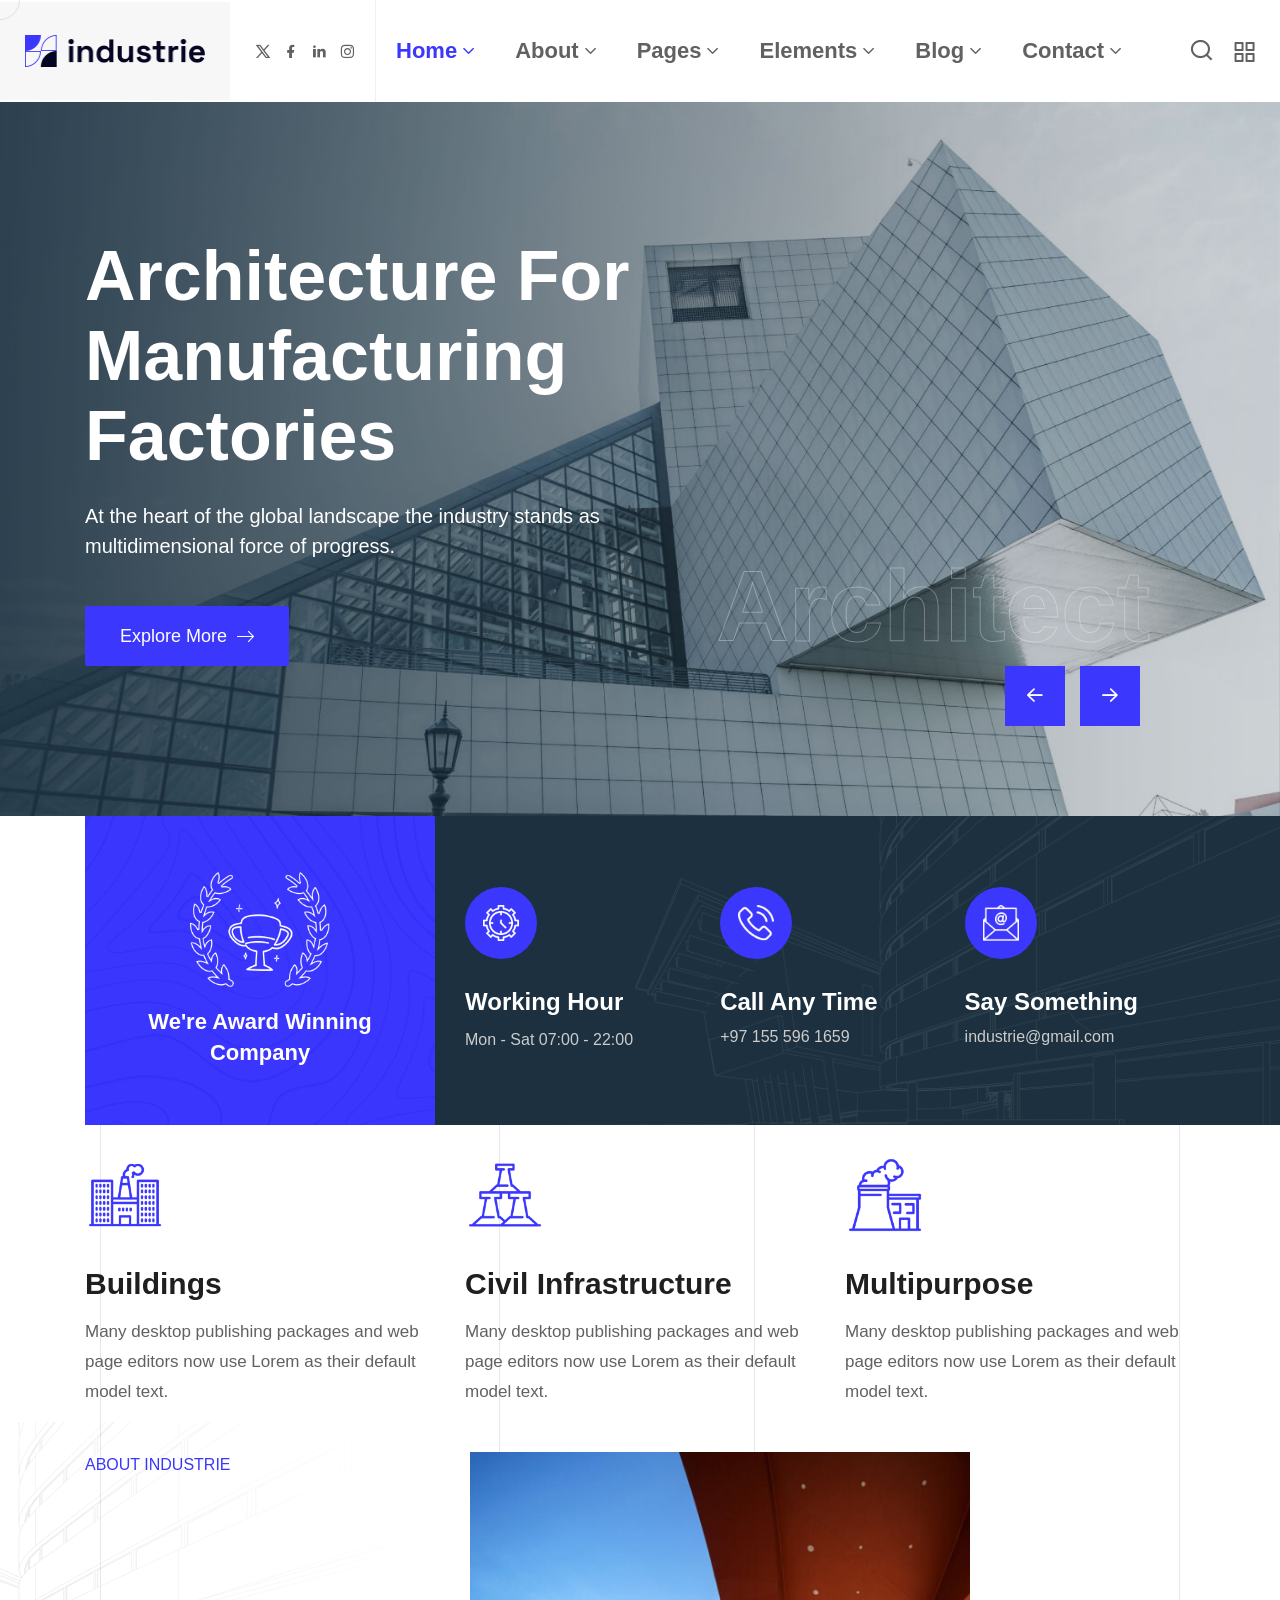
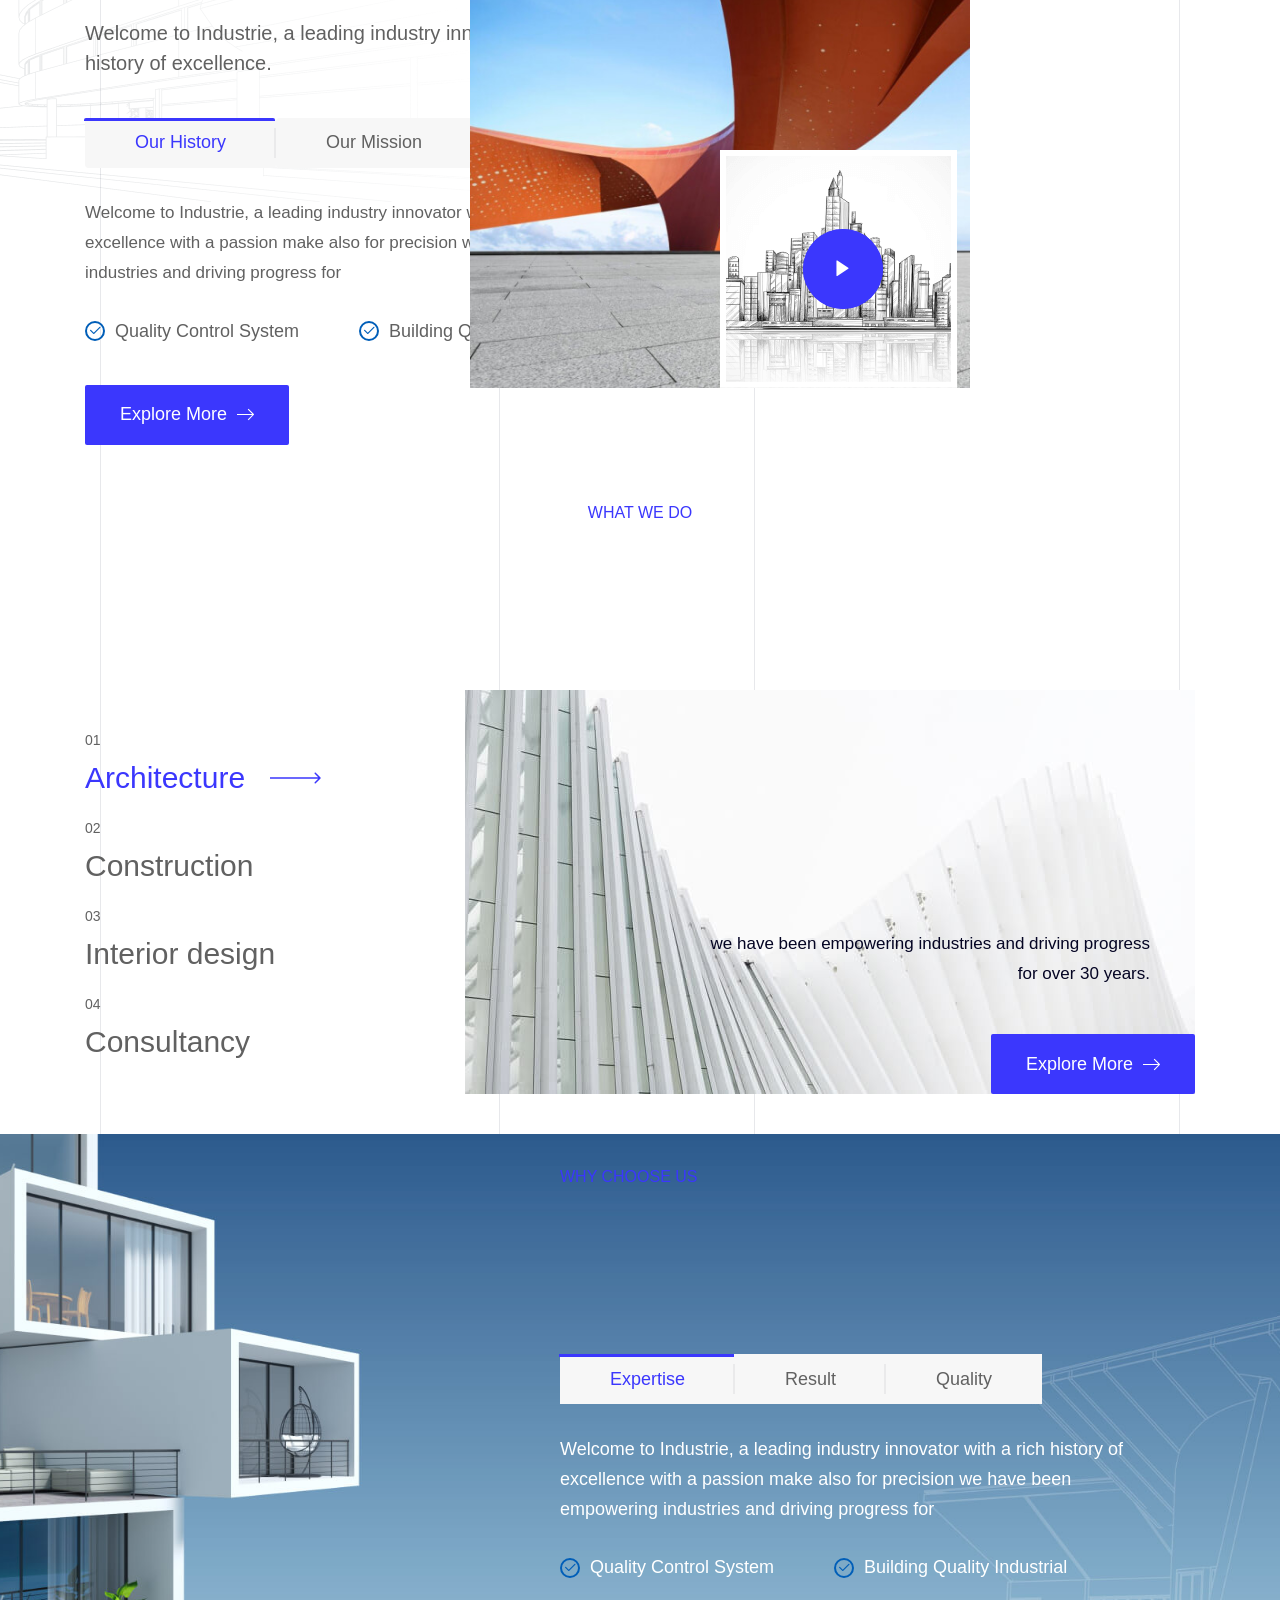
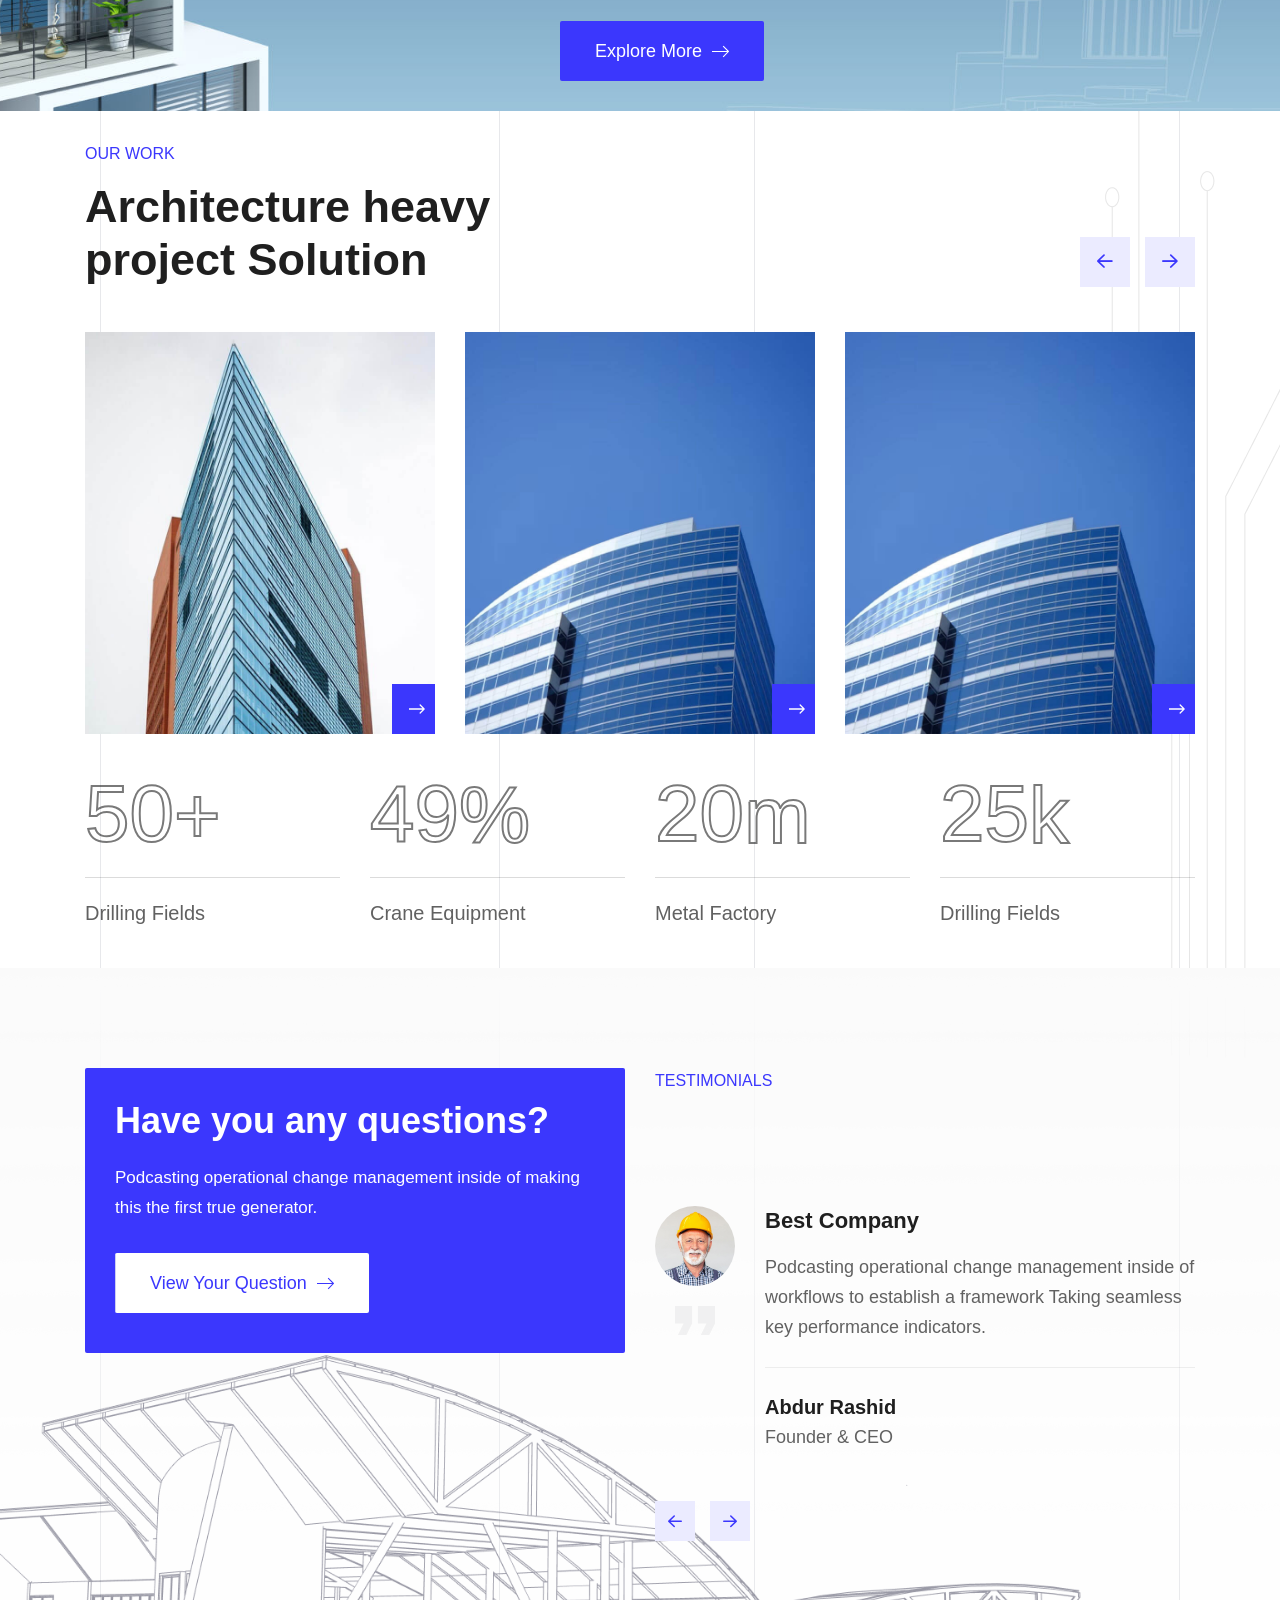
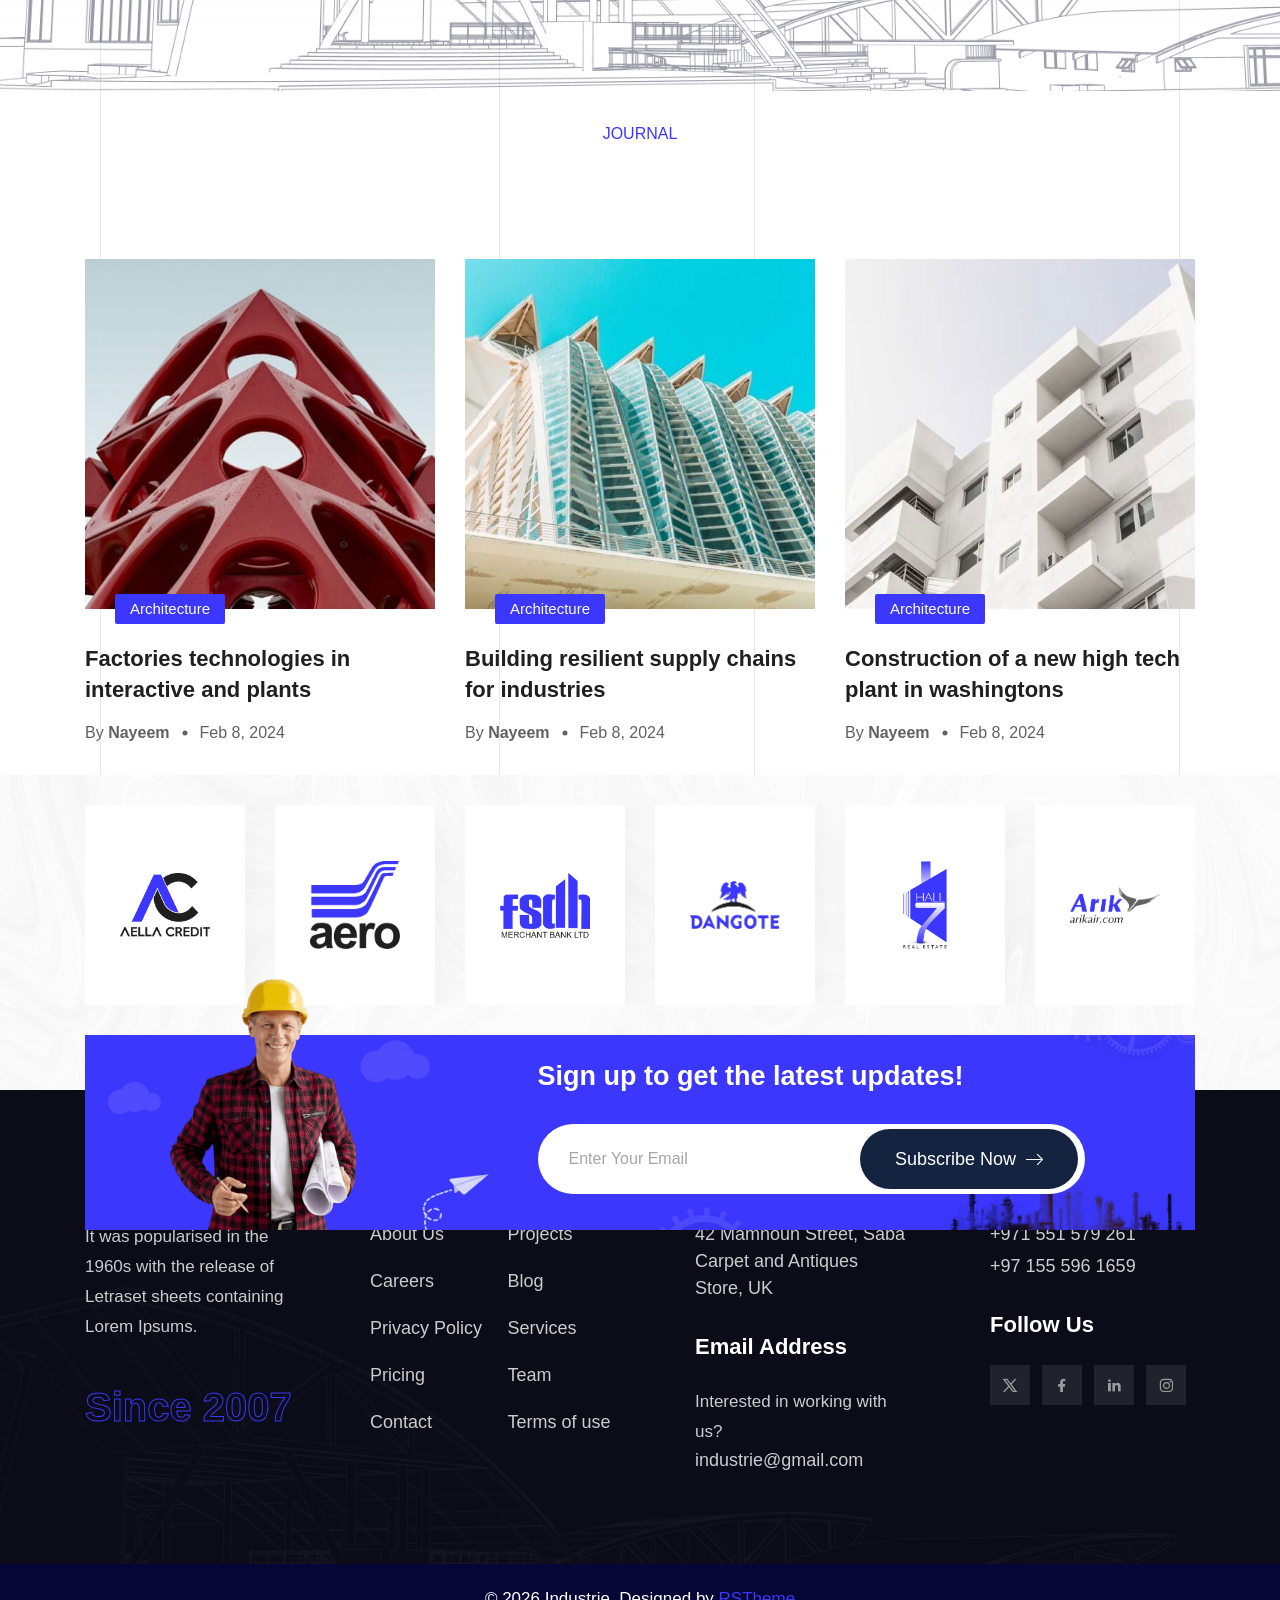
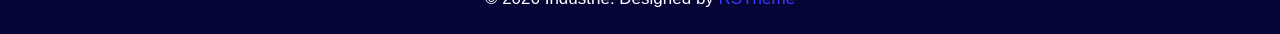
<file: architecture.html>
<!doctype html>
<html class="no-js" lang="zxx">

<!-- Mirrored from industrie.rstheme.com/html/architecture.html by HTTrack Website Copier/3.x [XR&CO'2014], Mon, 28 Jul 2025 06:28:13 GMT -->
<meta charset="utf-8">
<meta http-equiv="x-ua-compatible" content="ie=edge">
<title>Architecture || HTML Template</title>
<meta name="description" content="">
<meta name="viewport" content="width=device-width, initial-scale=1">
<!-- Place favicon.ico in the root directory -->
<link rel="shortcut icon" type="image/x-icon" href="assets/images/favicon-deep-blue.png">
<!-- CSS here -->
<link rel="stylesheet" href="assets/css/vendor/bootstrap.min.css">
<link rel="stylesheet" href="assets/css/vendor/animate.min.css">
<link rel="stylesheet" href="assets/css/plugins/swiper.min.css">
<link rel="stylesheet" href="assets/css/plugins/nice-select.css">
<link rel="stylesheet" href="assets/css/plugins/nouislider.min.css">
<link rel="stylesheet" href="assets/css/vendor/magnific-popup.css">
<link rel="stylesheet" href="assets/css/vendor/odometer.min.css">
<link rel="stylesheet" href="assets/css/vendor/fontawesome-pro.css">
<link rel="stylesheet" href="assets/css/vendor/spacing.css">
<link rel="stylesheet" href="assets/css/vendor/remixicon.css">
<link rel="stylesheet" href="assets/css/main.css">

<body class="rs-smoother-yes">

    <!-- preloader start -->
    <div id="pre-load">
        <div id="loader" class="loader">
            <div class="loader-container has-theme-deep-blue">
                <div class="loader-icon"><img src="assets/images/favicon-deep-blue.png" alt=""></div>
            </div>
        </div>
    </div>
    <!-- preloader end -->

    <!-- preloader start -->

    <div id="rs-mouse">
        <div id="cursor-ball"></div>
    </div>

    <!-- preloader end -->

    <!-- Header area start -->
    <header>
        <div class="rs-header-area rs-header-one has-theme-deep-blue">
            <div class="container-fluid g-0">
                <div class="rs-header-inner" id="header-sticky">
                    <div class="rs-header-left">
                        <div class="rs-header-logo-wrapper">
                            <div class="rs-header-logo">
                                <!-- <div class="rs-header-logo-bg"></div> -->
                                <a href="index.html"><img src="assets/images/logo/logo-deep-blue.png" alt="logo"></a>
                            </div>
                        </div>
                    </div>
                    <div class="rs-header-menu">
                        <div class="rs-theme-social has-transparent has-deep-blue">
                            <a href="#"><i class="ri-twitter-x-line"></i></a>
                            <a href="#"><i class="ri-facebook-fill"></i></a>
                            <a href="#"><i class="ri-linkedin-fill"></i></a>
                            <a href="#"><i class="ri-instagram-line"></i></a>
                        </div>
                        <nav id="mobile-menu" class="main-menu">
                            <ul class="multipage-menu">
                                <li class="menu-item-has-children">
                                    <a href="#">Home</a>
                                    <ul class="submenu last-children">
                                        <li class="menu-item-has-children has-arrow">
                                            <a href="#">Multipages</a>
                                            <ul class="submenu">
                                                <li><a href="index.html">Industry</a></li>
                                                <li><a href="red-engineering.html">Red Engineering</a></li>
                                                <li><a href="blue-construction.html">Blue Construction</a></li>
                                                <li><a href="metallurgy.html">Metallurgy</a></li>
                                                <li><a href="orange-construction.html">Orange construction</a></li>
                                                <li><a href="laboratory.html">Laboratory</a></li>
                                                <li><a href="renewable-energy.html">Renewable Energy</a></li>
                                                <li><a href="oil-gas.html">Oil & Gas</a></li>
                                                <li><a href="factory.html">Factory</a></li>
                                                <li><a href="robotic.html">Robotic</a></li>
                                                <li><a href="architecture.html">Architecture</a></li>
                                                <li><a href="manufacturing.html">Manufacturing</a></li>
                                            </ul>
                                        </li>
                                        <li class="menu-item-has-children has-arrow">
                                            <a href="javascript:void(0)">Onepages</a>
                                            <ul class="submenu">
                                                <li><a href="industrie-one-page.html">Industrie Onepage</a></li>
                                                <li><a href="red-engineering-one-page.html">Engineering Onepage</a></li>
                                                <li><a href="blue-construction-one-page.html">Blue Construct Onepage</a></li>
                                                <li><a href="metallurgy-one-page.html">Metallurgy Onepage</a></li>
                                                <li><a href="orange-construction-one-page.html">Construction Onepage</a></li>
                                                <li><a href="laboratory-one-page.html">Laboratory Onepage</a></li>
                                                <li><a href="renewable-energy-one-page.html"> Energy Onepage</a></li>
                                                <li><a href="oil-gas-one-page.html">Oil Gas Onepage</a></li>
                                                <li><a href="factory-one-page.html">Factory Onepage</a></li>
                                                <li><a href="robotic-one-page.html">Robotic Onepage</a></li>
                                                <li><a href="architecture-one-page.html">Architecture Onepage</a></li>
                                                <li><a href="manufacturing-one-page.html">Manufacturing Onepage</a></li>
                                            </ul>
                                        </li>
                                    </ul>
                                </li>
                                <!-- about menu -->
                                <li class="menu-item-has-children">
                                    <a href="about.html">About</a>
                                    <ul class="submenu last-children">
                                        <li>
                                            <a href="about.html">About Us 01</a>
                                        </li>
                                        <li>
                                            <a href="about-two.html">About Us 02</a>
                                        </li>
                                    </ul>
                                </li>
                                <!-- page menu -->
                                <li class="menu-item-has-children">
                                    <a href="javascript:void(0)">Pages</a>
                                    <ul class="submenu last-children">
                                        <li class=" has-arrow">
                                            <a href="javascript:void(0)">Services</a>
                                            <ul class="submenu">
                                                <li><a href="services.html">Services</a></li>
                                                <li><a href="services-details.html">Services Details</a></li>
                                            </ul>
                                        </li>
                                        <li class=" has-arrow">
                                            <a href="javascript:void(0)">Team</a>
                                            <ul class="submenu">
                                                <li><a href="team.html">Team</a></li>
                                                <li><a href="team-details.html">Team Details</a></li>
                                            </ul>
                                        </li>
                                        <li class=" has-arrow">
                                            <a href="javascript:void(0)">Project</a>
                                            <ul class="submenu">
                                                <li><a href="portfolio.html">Project</a></li>
                                                <li><a href="portfolio-details.html">Project Details</a></li>
                                            </ul>
                                        </li>
                                        <li>
                                            <a href="pricing.html">Pricing Plan</a>
                                        </li>
                                        <li class=" has-arrow">
                                            <a href="shop.html">Shop</a>
                                            <ul class="submenu">
                                                <li><a href="shop.html">Product</a></li>
                                                <li><a href="shop-details.html">Product Details</a></li>
                                                <li><a href="checkout.html">Checkout</a></li>
                                                <li><a href="cart.html">Cart</a></li>
                                            </ul>
                                        </li>
                                        <li>
                                            <a href="faq.html">Faq</a>
                                        </li>
                                        <li>
                                            <a href="appointment.html">Appointment</a>
                                        </li>
                                    </ul>
                                </li>
                                <!-- elements menu -->
                                <li class="has-mega-menu menu-item-has-children">
                                    <a href="javascript:void(0)">Elements</a>
                                    <ul class="mega-menu mega-grid">
                                        <li>
                                            <a href="#" class="title">Elements Layout</a>
                                            <ul>
                                                <li><a href="elements-features.html">Features</a></li>
                                                <li><a href="elements-advance-tab.html">Advance Tab</a></li>
                                                <li><a href="elements-work-process.html">Work Process</a></li>
                                                <li><a href="elements-counter.html">Counter</a></li>
                                                <li><a href="elements-gsap.html">GSAP</a></li>
                                            </ul>
                                        </li>
                                        <li>
                                            <a href="#" class="title">Elements Layout</a>
                                            <ul>
                                                <li><a href="elements-services.html">Services Box</a></li>
                                                <li><a href="elements-team.html">Team</a></li>
                                                <li><a href="elements-pricing.html">Pricing</a></li>
                                                <li><a href="elements-portfolio.html">Project</a></li>
                                                <li><a href="#">Coming Soon</a></li>
                                            </ul>
                                        </li>
                                        <li>
                                            <a href="#" class="title">Elements Layout</a>
                                            <ul>
                                                <li><a href="elements-services-tab.html">Services Tab</a></li>
                                                <li><a href="elements-testimonial.html">Testimonials</a></li>
                                                <li><a href="elements-brand.html">Partner Logo</a></li>
                                                <li><a href="elements-blog.html">Blog</a></li>
                                                <li><a href="#">Coming Soon</a></li>
                                            </ul>
                                        </li>
                                    </ul>
                                </li>

                                <li class="menu-item-has-children">
                                    <a href="javascript:void(0)">Blog</a>
                                    <ul class="submenu last-children">
                                        <li>
                                            <a href="blog.html">Blog</a>
                                        </li>
                                        <li>
                                            <a href="blog-details.html">Blog Details</a>
                                        </li>
                                    </ul>
                                </li>
                                <li class="menu-item-has-children">
                                    <a href="contact.html">Contact</a>
                                    <ul class="submenu last-children">
                                        <li>
                                            <a href="contact.html">Contact 01</a>
                                        </li>
                                        <li>
                                            <a href="contact-two.html">Contact 02</a>
                                        </li>
                                    </ul>
                                </li>
                            </ul>
                        </nav>
                    </div>
                    <div class="rs-header-right">
                        <!-- search area start -->
                        <div class="rs-header-search-wrapper">
                            <div class="rs-header-search-icon has-theme-deep-blue">
                                <i class="ri-close-fill has-close"></i>
                                <i class="ri-search-line has-search"></i>
                            </div>
                            <form id="contact-form" class="rs-header-search-inner rs-stickys-form" action="https://industrie.rstheme.com/html/assets/mailer.php" method="POST">
                                <div class="rs-header-search">
                                    <input type="text" placeholder="Searching...">
                                    <button type="submit"><i class="ri-search-line"></i></button>
                                </div>
                            </form>
                        </div>
                        <!-- search area end -->
                        <div class="rs-header-btn">
                            <a class="rs-btn has-theme-deep-blue has-icon has-bg" href="contact.html">Get In Touch
                                <span class="icon-box">
                                <svg class="icon-first" xmlns="http://www.w3.org/2000/svg" viewBox="0 0 32 32">
                                    <path
                                        d="M31.71,15.29l-10-10L20.29,6.71,28.59,15H0v2H28.59l-8.29,8.29,1.41,1.41,10-10A1,1,0,0,0,31.71,15.29Z">
                                    </path>
                                </svg>
                                <svg class="icon-second" xmlns="http://www.w3.org/2000/svg" viewBox="0 0 32 32">
                                    <path
                                        d="M31.71,15.29l-10-10L20.29,6.71,28.59,15H0v2H28.59l-8.29,8.29,1.41,1.41,10-10A1,1,0,0,0,31.71,15.29Z">
                                    </path>
                                </svg>
                            </span>
                            </a>
                        </div>
                        <div class="rs-header-hamburger has-theme-deep-blue">
                            <div class="sidebar-toggle">
                                <a class="bar-icon" href="javascript:void(0)">
                                    <svg xmlns="http://www.w3.org/2000/svg" width="21" height="20" viewBox="0 0 21 20" fill="none">
                                        <path d="M8.55566 11H1.55566C1.29045 11 1.03609 11.1054 0.848557 11.2929C0.661021 11.4804 0.555664 11.7348 0.555664 12V19C0.555664 19.2652 0.661021 19.5196 0.848557 19.7071C1.03609 19.8946 1.29045 20 1.55566 20H8.55566C8.82088 20 9.07523 19.8946 9.26277 19.7071C9.45031 19.5196 9.55566 19.2652 9.55566 19V12C9.55566 11.7348 9.45031 11.4804 9.26277 11.2929C9.07523 11.1054 8.82088 11 8.55566 11ZM7.55566 18H2.55566V13H7.55566V18ZM19.5557 0H12.5557C12.2904 0 12.0361 0.105357 11.8486 0.292893C11.661 0.48043 11.5557 0.734784 11.5557 1V8C11.5557 8.26522 11.661 8.51957 11.8486 8.70711C12.0361 8.89464 12.2904 9 12.5557 9H19.5557C19.8209 9 20.0752 8.89464 20.2628 8.70711C20.4503 8.51957 20.5557 8.26522 20.5557 8V1C20.5557 0.734784 20.4503 0.48043 20.2628 0.292893C20.0752 0.105357 19.8209 0 19.5557 0ZM18.5557 7H13.5557V2H18.5557V7ZM19.5557 11H12.5557C12.2904 11 12.0361 11.1054 11.8486 11.2929C11.661 11.4804 11.5557 11.7348 11.5557 12V19C11.5557 19.2652 11.661 19.5196 11.8486 19.7071C12.0361 19.8946 12.2904 20 12.5557 20H19.5557C19.8209 20 20.0752 19.8946 20.2628 19.7071C20.4503 19.5196 20.5557 19.2652 20.5557 19V12C20.5557 11.7348 20.4503 11.4804 20.2628 11.2929C20.0752 11.1054 19.8209 11 19.5557 11ZM18.5557 18H13.5557V13H18.5557V18ZM8.55566 0H1.55566C1.29045 0 1.03609 0.105357 0.848557 0.292893C0.661021 0.48043 0.555664 0.734784 0.555664 1V8C0.555664 8.26522 0.661021 8.51957 0.848557 8.70711C1.03609 8.89464 1.29045 9 1.55566 9H8.55566C8.82088 9 9.07523 8.89464 9.26277 8.70711C9.45031 8.51957 9.55566 8.26522 9.55566 8V1C9.55566 0.734784 9.45031 0.48043 9.26277 0.292893C9.07523 0.105357 8.82088 0 8.55566 0ZM7.55566 7H2.55566V2H7.55566V7Z" fill="#616161"></path>
                                    </svg>
                                </a>
                            </div>
                        </div>
                    </div>
                </div>
            </div>
        </div>
    </header>
    <!-- Header area end -->

    <!-- Offcanvas area start -->
    <div class="fix">
        <div class="offcanvas-area has-theme-deep-blue" data-lenis-prevent>
            <div class="offcanvas-wrapper">
                <div class="offcanvas-content">
                    <div class="offcanvas-top d-flex justify-content-between align-items-center mb-25">
                        <div class="offcanvas-logo">
                            <a href="index.html"><img src="assets/images/logo/logo-deep-blue.png" alt="logo"></a>
                        </div>
                        <div class="offcanvas-close">
                            <button class="offcanvas-close-icon animation--flip">
                                <span class="offcanvas-m-lines">
                                <span class="offcanvas-m-line line--1"></span><span
                                    class="offcanvas-m-line line--2"></span><span
                                    class="offcanvas-m-line line--3"></span>
                                </span>
                            </button>
                        </div>
                    </div>
                    <div class="offcanvas-about mb-30 d-none d-sm-block">
                        <p> Industrie is a modern factory website. specifically designed for who need construction,
                            firms, oil, architecture and any other small business.
                        </p>
                    </div>
                    <div class="offcanvas-gallery d-none d-sm-block">
                        <div class="offcanvas-gallery-thumb-wrapper">
                            <div class="offcanvas-popup-thumb">
                                <a class="popup-image" href="assets/images/gallery/gallery-thumb-01.png">
                                    <img src="assets/images/gallery/gallery-thumb-01.png" alt="image">
                                </a>
                            </div>
                            <div class="offcanvas-popup-thumb">
                                <a class="popup-image" href="assets/images/gallery/gallery-thumb-02.png">
                                    <img src="assets/images/gallery/gallery-thumb-02.png" alt="image">
                                </a>
                            </div>
                            <div class="offcanvas-popup-thumb">
                                <a class="popup-image" href="assets/images/gallery/gallery-thumb-03.png">
                                    <img src="assets/images/gallery/gallery-thumb-03.png" alt="image">
                                </a>
                            </div>
                            <div class="offcanvas-popup-thumb">
                                <a class="popup-image" href="assets/images/gallery/gallery-thumb-04.png">
                                    <img src="assets/images/gallery/gallery-thumb-04.png" alt="image">
                                </a>
                            </div>
                            <div class="offcanvas-popup-thumb">
                                <a class="popup-image" href="assets/images/gallery/gallery-thumb-05.png">
                                    <img src="assets/images/gallery/gallery-thumb-05.png" alt="image">
                                </a>
                            </div>
                            <div class="offcanvas-popup-thumb">
                                <a class="popup-image" href="assets/images/gallery/gallery-thumb-01.png">
                                    <img src="assets/images/gallery/gallery-thumb-01.png" alt="image">
                                </a>
                            </div>
                        </div>
                    </div>
                    <div class="mobile-menu">
                        <div class="rs-offcanvas-menu mb-25">
                            <nav></nav>
                        </div>
                    </div>
                    <div class="offcanvas-contact mb-30">
                        <h4 class="offcanvas-title-meta">Contact Info</h4>
                        <ul>
                            <li class="d-flex align-items-center gap-15">
                                <div class="offcanvas-contact-icon">
                                    <svg xmlns="http://www.w3.org/2000/svg" width="14" height="18" viewBox="0 0 14 18" fill="none">
                                        <path d="M11.8768 9.68475C11.3059 10.835 10.5331 11.9818 9.74128 13.0109C8.95198 14.0368 8.15999 14.9249 7.5643 15.5572C7.48514 15.6412 7.40956 15.7206 7.33802 15.7951C7.26648 15.7206 7.1909 15.6412 7.11174 15.5572C6.51605 14.9249 5.72406 14.0368 4.93476 13.0109C4.14299 11.9818 3.37019 10.835 2.79925 9.68475C2.22242 8.52266 1.89032 7.43373 1.89032 6.5C1.89032 3.50846 4.32934 1.08333 7.33802 1.08333C10.3467 1.08333 12.7857 3.50846 12.7857 6.5C12.7857 7.43373 12.4536 8.52266 11.8768 9.68475ZM7.33802 17.3333C7.33802 17.3333 13.8753 11.1732 13.8753 6.5C13.8753 2.91015 10.9484 0 7.33802 0C3.7276 0 0.800781 2.91015 0.800781 6.5C0.800781 11.1732 7.33802 17.3333 7.33802 17.3333Z" fill="#6D6D6D"></path>
                                        <path d="M7.33802 8.66667C6.13455 8.66667 5.15894 7.69662 5.15894 6.5C5.15894 5.30338 6.13455 4.33333 7.33802 4.33333C8.54149 4.33333 9.5171 5.30338 9.5171 6.5C9.5171 7.69662 8.54149 8.66667 7.33802 8.66667ZM7.33802 9.75C9.14323 9.75 10.6066 8.29492 10.6066 6.5C10.6066 4.70507 9.14323 3.25 7.33802 3.25C5.53281 3.25 4.0694 4.70507 4.0694 6.5C4.0694 8.29492 5.53281 9.75 7.33802 9.75Z" fill="#6D6D6D"></path>
                                    </svg>
                                </div>
                                <div class="offcanvas-contact-text">
                                    <a href="#"> 2096 New Market, New Road <br>
                                    North Carolina, USA </a>
                                </div>
                            </li>
                            <li class="d-flex align-items-center gap-15">
                                <div class="offcanvas-contact-icon">
                                    <svg xmlns="http://www.w3.org/2000/svg" width="16" height="16" viewBox="0 0 16 16" fill="none">
                                        <path d="M3.65387 1.32849C3.40343 1.00649 2.92745 0.976861 2.639 1.26531L1.60508 2.29923C1.1216 2.78271 0.94387 3.46766 1.1551 4.06847C2.00338 6.48124 3.39215 8.74671 5.32272 10.6773C7.25329 12.6078 9.51876 13.9966 11.9315 14.8449C12.5323 15.0561 13.2173 14.8784 13.7008 14.3949L14.7347 13.361C15.0231 13.0726 14.9935 12.5966 14.6715 12.3461L12.3653 10.5524C12.2008 10.4245 11.9866 10.3793 11.7845 10.4298L9.59541 10.9771C9.00082 11.1257 8.37183 10.9515 7.93845 10.5181L5.48187 8.06155C5.04849 7.62817 4.87427 6.99919 5.02292 6.40459L5.57019 4.21553C5.62073 4.01336 5.57552 3.79918 5.44758 3.63468L3.65387 1.32849ZM1.88477 0.511076C2.62689 -0.231039 3.8515 -0.154797 4.49583 0.673634L6.28954 2.97983C6.6187 3.40304 6.73502 3.95409 6.60498 4.47423L6.05772 6.66329C5.99994 6.8944 6.06766 7.13888 6.2361 7.30732L8.69268 9.7639C8.86113 9.93235 9.1056 10.0001 9.33671 9.94229L11.5258 9.39502C12.0459 9.26499 12.597 9.3813 13.0202 9.71047L15.3264 11.5042C16.1548 12.1485 16.231 13.3731 15.4889 14.1152L14.455 15.1492C13.7153 15.8889 12.6089 16.2137 11.5778 15.8512C9.01754 14.9511 6.61438 13.4774 4.56849 11.4315C2.5226 9.38562 1.04895 6.98246 0.148838 4.42225C-0.213682 3.39112 0.11113 2.28472 0.85085 1.545L1.88477 0.511076Z" fill="#6D6D6D"></path>
                                        <path d="M11 0.5C11 0.223858 11.2239 0 11.5 0H15.5C15.7761 0 16 0.223858 16 0.5V4.5C16 4.77614 15.7761 5 15.5 5C15.2239 5 15 4.77614 15 4.5V1.70711L10.8536 5.85355C10.6583 6.04882 10.3417 6.04882 10.1464 5.85355C9.95118 5.65829 9.95118 5.34171 10.1464 5.14645L14.2929 1H11.5C11.2239 1 11 0.776142 11 0.5Z" fill="#6D6D6D"></path>
                                    </svg>
                                </div>
                                <div class="offcanvas-contact-text">
                                    <a href="tel:+12346691234"> +123-4669-1234 </a>
                                </div>
                            </li>
                            <li class="d-flex align-items-center gap-15">
                                <div class="offcanvas-contact-icon">
                                    <svg xmlns="http://www.w3.org/2000/svg" width="16" height="16" viewBox="0 0 16 16" fill="none">
                                        <path d="M2 2C0.895431 2 0 2.89543 0 4V12L2.58386e-05 12.0103C0.00555998 13.1101 0.898859 14 2 14H7.5C7.77614 14 8 13.7761 8 13.5C8 13.2239 7.77614 13 7.5 13H2C1.53715 13 1.14774 12.6855 1.03376 12.2586L6.67417 8.7876L8 9.5831L15 5.3831V8.5C15 8.77614 15.2239 9 15.5 9C15.7761 9 16 8.77614 16 8.5V4C16 2.89543 15.1046 2 14 2H2ZM5.70808 8.20794L1 11.1052V5.3831L5.70808 8.20794ZM1 4.2169V4C1 3.44772 1.44772 3 2 3H14C14.5523 3 15 3.44772 15 4V4.2169L8 8.4169L1 4.2169Z" fill="#6D6D6D"></path>
                                        <path d="M14.2467 14.2686C15.2567 14.2686 15.8339 13.4116 15.8339 12.2442V12.0344C15.8339 10.4297 14.6402 9 12.5197 9H12.4847C10.421 9 9 10.3598 9 12.4322V12.6465C9 14.8195 10.4385 16 12.3579 16H12.4016C12.9963 16 13.4204 15.9257 13.639 15.8251V15.0949C13.3941 15.2042 12.9656 15.2742 12.4585 15.2742H12.4147C11.0812 15.2742 9.84385 14.4872 9.84385 12.6202V12.4628C9.84385 10.8057 10.9019 9.73891 12.4847 9.73891H12.524C14.0587 9.73891 15.0075 10.7883 15.0075 12.065V12.183C15.0075 13.158 14.6839 13.5734 14.3691 13.5734C14.1374 13.5734 13.9582 13.4247 13.9582 13.1537V10.9631H13.0531V11.5315H13.0225C12.9394 11.2342 12.6552 10.9019 12.0693 10.9019C11.2911 10.9019 10.8101 11.4572 10.8101 12.3011V12.8301C10.8101 13.722 11.2998 14.2642 12.0693 14.2642C12.5415 14.2642 12.9656 14.0369 13.0837 13.6215H13.1274C13.2455 14.0412 13.7439 14.2686 14.2467 14.2686ZM11.7939 12.6814V12.4541C11.7939 11.9076 12.0212 11.6627 12.3666 11.6627C12.664 11.6627 12.9394 11.8551 12.9394 12.371V12.7383C12.9394 13.3111 12.6858 13.4816 12.3754 13.4816C12.0212 13.4816 11.7939 13.2673 11.7939 12.6814Z" fill="#6D6D6D"></path>
                                    </svg>
                                </div>
                                <div class="offcanvas-contact-text">
                                    <a href="mailto:info@gmail.com">info@gmail.com</a>
                                </div>
                            </li>
                        </ul>
                    </div>
                    <div class="offcanvas-social">
                        <h4 class="offcanvas-title-meta">Subscribe & Follow</h4>
                        <ul>
                            <li><a href="#"><i class="fab fa-facebook-f"></i></a></li>
                            <li><a href="#"><i class="fab fa-twitter"></i></a></li>
                            <li><a href="#"><i class="fab fa-youtube"></i></a></li>
                            <li><a href="#"><i class="fab fa-linkedin"></i></a></li>
                        </ul>
                    </div>
                </div>
            </div>
        </div>
    </div>
    <div class="offcanvas-overlay"></div>
    <div class="offcanvas-overlay-white"></div>
    <!-- Offcanvas area start -->

    <!-- Body main wrapper start -->
    <main class="p-relative">

        <!-- border line area start -->
        <div class="rs-common-line d-none d-sm-block">
            <div class="container">
                <div class="line__wrap">
                    <div class="line__item"></div>
                </div>
                <div class="line__wrap-two">
                    <div class="line__item-two"></div>
                </div>
            </div>
        </div>
        <!-- border line area start -->



        <!-- banner area start -->
        <section class="rs-banner-area rs-banner-eleven rs-swiper">
            <span class="rs-banner-stroke-text">Architect</span>
            <span class="rs-banner-meta-text">Contact Info → Scroll Down </span>
            <div class="rs-banner-slider-wrapper">
                <div class="swiper" data-clone-slides="false" data-loop="true" data-speed="2000" data-autoplay="true" data-dots-dynamic="false" data-hover-pause="true" data-effect="fade" data-delay="1000" data-item="1" data-item-xl="1" data-item-lg="1" data-item-md="1" data-item-sm="1" data-item-xs="1" data-item-mobile="1" data-margin="30" data-margin-xl="30" data-margin-lg="30" data-margin-md="30" data-margin-sm="30" data-margin-xs="30" data-margin-mobile="30">
                    <div class="swiper-wrapper">
                        <div class="swiper-slide">
                            <div class="rs-banner-item-wrapper">
                                <div class="rs-banner-bg-thumb" data-background="assets/images/bg/banner-bg-18.png">
                                </div>
                                <div class="container">
                                    <div class="row">
                                        <div class="col-xxl-6 col-xl-8 col-lg-8">
                                            <div class="rs-banner-item">
                                                <div class="rs-banner-content">
                                                    <h1 class="rs-banner-title">We're in Business to Make Industrial Factory
                                                    </h1>
                                                    <div class="rs-banner-descrip">
                                                        <p>At the heart of the global landscape the industry stands as
                                                            multidimensional force of progress. </p>
                                                    </div>
                                                    <div class="rs-banner-btn">
                                                        <a class="rs-btn has-theme-deep-blue has-icon has-bg" href="contact.html">Explore More
                                                            <span class="icon-box">
                                                <svg class="icon-first" xmlns="http://www.w3.org/2000/svg"
                                                   viewBox="0 0 32 32">
                                                   <path
                                                      d="M31.71,15.29l-10-10L20.29,6.71,28.59,15H0v2H28.59l-8.29,8.29,1.41,1.41,10-10A1,1,0,0,0,31.71,15.29Z">
                                                   </path>
                                                </svg>
                                                <svg class="icon-second" xmlns="http://www.w3.org/2000/svg"
                                                   viewBox="0 0 32 32">
                                                   <path
                                                      d="M31.71,15.29l-10-10L20.29,6.71,28.59,15H0v2H28.59l-8.29,8.29,1.41,1.41,10-10A1,1,0,0,0,31.71,15.29Z">
                                                   </path>
                                                </svg>
                                             </span>
                                                        </a>
                                                    </div>
                                                </div>
                                            </div>
                                        </div>
                                    </div>
                                </div>
                            </div>
                        </div>
                        <div class="swiper-slide">
                            <div class="rs-banner-item-wrapper">
                                <div class="rs-banner-bg-thumb" data-background="assets/images/bg/banner-bg-19.png">
                                </div>
                                <div class="container">
                                    <div class="row">
                                        <div class="col-xxl-6 col-xl-8 col-lg-8">
                                            <div class="rs-banner-item">
                                                <div class="rs-banner-content">
                                                    <h1 class="rs-banner-title">architecture For manufacturing factories
                                                    </h1>
                                                    <div class="rs-banner-descrip">
                                                        <p>At the heart of the global landscape the industry stands as
                                                            multidimensional force of progress. </p>
                                                    </div>
                                                    <div class="rs-banner-btn">
                                                        <a class="rs-btn has-theme-deep-blue has-icon has-bg" href="contact.html">Explore More
                                                            <span class="icon-box">
                                                <svg class="icon-first" xmlns="http://www.w3.org/2000/svg"
                                                   viewBox="0 0 32 32">
                                                   <path
                                                      d="M31.71,15.29l-10-10L20.29,6.71,28.59,15H0v2H28.59l-8.29,8.29,1.41,1.41,10-10A1,1,0,0,0,31.71,15.29Z">
                                                   </path>
                                                </svg>
                                                <svg class="icon-second" xmlns="http://www.w3.org/2000/svg"
                                                   viewBox="0 0 32 32">
                                                   <path
                                                      d="M31.71,15.29l-10-10L20.29,6.71,28.59,15H0v2H28.59l-8.29,8.29,1.41,1.41,10-10A1,1,0,0,0,31.71,15.29Z">
                                                   </path>
                                                </svg>
                                             </span>
                                                        </a>
                                                    </div>
                                                </div>
                                            </div>
                                        </div>
                                    </div>
                                </div>
                            </div>
                        </div>
                    </div>
                    <!-- If we need navigation buttons -->
                    <div class="rs-banner-navigation">
                        <button class="swiper-button-prev rs-swiper-btn has-theme-deep-blue"><i
                        class="fa-regular fa-arrow-left"></i></button>
                        <button class="swiper-button-next rs-swiper-btn has-theme-deep-blue"><i
                        class="fa-regular fa-arrow-right"></i></button>
                    </div>
                    <!-- if we need pagination -->
                    <div class="rs-banner-pagination d-block d-md-none">
                        <div class="swiper-pagination rs-pagination has-theme-deep-blue"></div>
                    </div>
                </div>
            </div>
        </section>
        <!-- banner area end -->

        <!-- contact area start -->
        <section class="rs-contact-area rs-contact-two">
            <!-- <div class="rs-contact-bg-thumb" data-background="assets/images/bg/contact-bg-08.png"></div> -->
            <div class="container">
                <div class="row align-items-center g-5">
                    <div class="col-xl-4 col-lg-4">
                        <div class="rs-award-item">
                            <div class="rs-award-item-thumb" data-background="assets/images/bg/award-bg-01.png"></div>
                            <div class="rs-award-content">
                                <div class="rs-award-icon">
                                    <img src="assets/images/icon/award-icon-01.png" alt="image">
                                </div>
                                <h5 class="rs-award-title">We're Award Winning Company</h5>
                            </div>
                        </div>
                    </div>
                    <div class="col-xl-8 col-lg-8">
                        <div class="rs-contact-wrapper">
                            <div class="rs-contact-bg-thumb" data-background="assets/images/bg/contact-bg-08.png"></div>
                            <div class="rs-contact-inner">
                                <div class="rs-contact-item wow fadeIn" data-wow-delay=".3s">
                                    <div class="rs-contact-icon">
                                        <img src="assets/images/icon/contact-icon-01.png" alt="image">
                                    </div>
                                    <div class="rs-contact-content">
                                        <span>Working Hour</span>
                                        <p class="">Mon - Sat 07:00 - 22:00</p>
                                    </div>
                                </div>
                                <div class="rs-contact-item wow fadeIn" data-wow-delay=".5s">
                                    <div class="rs-contact-icon">
                                        <img src="assets/images/icon/contact-icon-02.png" alt="image">
                                    </div>
                                    <div class="rs-contact-content">
                                        <span>Call Any Time</span>
                                        <h6><a href="tel:971551579261">+97 155 596 1659</a></h6>
                                    </div>
                                </div>
                                <div class="rs-contact-item wow fadeIn" data-wow-delay=".7s">
                                    <div class="rs-contact-icon">
                                        <img src="assets/images/icon/contact-icon-03.png" alt="image">
                                    </div>
                                    <div class="rs-contact-content">
                                        <span>Say Something</span>
                                        <h6><a href="mailto:industrie@gmail.com">industrie@gmail.com</a></h6>
                                    </div>
                                </div>
                            </div>
                        </div>
                    </div>
                </div>
            </div>
        </section>
        <!-- contact area end -->

        <!-- feature area start -->
        <section class="rs-feature-area rs-feature-seven section-space">
            <div class="container">
                <div class="row g-5">
                    <div class="col-xl-4 col-lg-4 col-md-6">
                        <div class="rs-feature-item wow fadeInUp" data-wow-delay=".3s" data-wow-duration="1s">
                            <div class="rs-feature-icon">
                                <img src="assets/images/icon/feature-icon-10.png" alt="image">
                            </div>
                            <h3 class="rs-feature-title">Buildings </h3>
                            <div class="rs-feature-descrip">
                                <p>Many desktop publishing packages and web page editors now use Lorem as their default model
                                    text.</p>
                            </div>
                        </div>
                    </div>
                    <div class="col-xl-4 col-lg-4 col-md-6">
                        <div class="rs-feature-item wow fadeInUp" data-wow-delay=".5s" data-wow-duration="1s">
                            <div class="rs-feature-icon">
                                <img src="assets/images/icon/feature-icon-11.png" alt="image">
                            </div>
                            <h3 class="rs-feature-title">Civil Infrastructure</h3>
                            <div class="rs-feature-descrip">
                                <p>Many desktop publishing packages and web page editors now use Lorem as their default model
                                    text.</p>
                            </div>
                        </div>
                    </div>
                    <div class="col-xl-4 col-lg-4 col-md-6">
                        <div class="rs-feature-item wow fadeInUp" data-wow-delay=".7s" data-wow-duration="1s">
                            <div class="rs-feature-icon">
                                <img src="assets/images/icon/feature-icon-12.png" alt="image">
                            </div>
                            <h3 class="rs-feature-title">Multipurpose</h3>
                            <div class="rs-feature-descrip">
                                <p>Many desktop publishing packages and web page editors now use Lorem as their default model
                                    text.</p>
                            </div>
                        </div>
                    </div>
                </div>
            </div>
        </section>
        <!-- feature area start -->

        <!-- about area start -->
        <section class="rs-about-area section-space-bottom rs-about-eleven">
            <div class="rs-about-shape">
                <img src="assets/images/shape/about-shape-05.png" alt="image">
            </div>
            <div class="container">
                <div class="row g-5">
                    <div class="col-xl-7 col-lg-7 order-1 order-lg-0">
                        <div class="rs-about-wrapper">
                            <div class="rs-about-content-wrapper">
                                <div class="rs-section-title-wrapper">
                                    <span class="rs-section-subtitle has-theme-deep-blue justify-content-start">
                              About Industrie
                           </span>
                                    <h2 class="rs-section-title rs-split-text-enable split-in-fade">We have working for <span
                                 class="rs-theme-deep-blue">25</span> <br>
                              years around the worldwide </h2>
                                    <p class="descrip"> Welcome to Industrie, a leading industry innovator with a rich history of
                                        excellence.</p>
                                </div>
                                <div class="rs-about-tab">
                                    <ul class="nav nav-pills" id="pills-tab" role="tablist">
                                        <li class="nav-item" role="presentation">
                                            <button class="nav-link active" id="pills-item-one-tab" data-bs-toggle="pill" data-bs-target="#pills-item-one" type="button" role="tab" aria-controls="pills-item-one" aria-selected="true">
                                                Our History
                                            </button>
                                        </li>
                                        <li class="nav-item" role="presentation">
                                            <button class="nav-link" id="pills-item-two-tab" data-bs-toggle="pill" data-bs-target="#pills-item-two" type="button" role="tab" aria-controls="pills-item-two" aria-selected="false"> Our Mission
                                            </button>
                                        </li>
                                        <li class="nav-item" role="presentation">
                                            <button class="nav-link" id="pills-item-three-tab" data-bs-toggle="pill" data-bs-target="#pills-item-three" type="button" role="tab" aria-controls="pills-item-three" aria-selected="false">
                                                Our Vision
                                            </button>
                                        </li>
                                    </ul>
                                </div>
                                <div class="rs-aobut-tab-content-wrapper">
                                    <div class="tab-content rs-about-tab-anim" id="pills-tabContent">
                                        <div class="tab-pane fade show active" id="pills-item-one" role="tabpanel" aria-labelledby="pills-item-one-tab" tabindex="0">
                                            <div class="rs-about-tab-content">
                                                <p>Welcome to Industrie, a leading industry innovator with a rich history of
                                                    excellence
                                                    with a passion make also for precision we have been empowering industries and
                                                    driving progress for</p>
                                                <div class="rs-about-feature-list">
                                                    <div class="rs-list-item has-theme-deep-blue">
                                                        <ul>
                                                            <li>
                                                                <i class="fa-regular fa-check"></i>
                                                                Quality Control System
                                                            </li>
                                                            <li>
                                                                <i class="fa-regular fa-check"></i>
                                                                Building Quality Industrial
                                                            </li>
                                                        </ul>
                                                    </div>
                                                </div>
                                            </div>
                                        </div>
                                        <div class="tab-pane fade" id="pills-item-two" role="tabpanel" aria-labelledby="pills-item-two-tab" tabindex="0">
                                            <div class="rs-about-tab-content">
                                                <p>Welcome to Industrie, a leading industry innovator with a rich history of
                                                    excellence
                                                    with a passion make also for precision we have been empowering industries and
                                                    driving progress for</p>
                                                <div class="rs-about-feature-list">
                                                    <div class="rs-list-item has-theme-deep-blue">
                                                        <ul>
                                                            <li>
                                                                <i class="fa-regular fa-check"></i>
                                                                Quality Control System
                                                            </li>
                                                            <li>
                                                                <i class="fa-regular fa-check"></i>
                                                                Building Quality Industrial
                                                            </li>
                                                        </ul>
                                                    </div>
                                                </div>
                                            </div>
                                        </div>
                                        <div class="tab-pane fade" id="pills-item-three" role="tabpanel" aria-labelledby="pills-item-three-tab" tabindex="0">
                                            <div class="rs-about-tab-content">
                                                <p>Welcome to Industrie, a leading industry innovator with a rich history of
                                                    excellence
                                                    with a passion make also for precision we have been empowering industries and
                                                    driving progress for</p>
                                                <div class="rs-about-feature-list">
                                                    <div class="rs-list-item has-theme-deep-blue">
                                                        <ul>
                                                            <li>
                                                                <i class="fa-regular fa-check"></i>
                                                                Quality Control System
                                                            </li>
                                                            <li>
                                                                <i class="fa-regular fa-check"></i>
                                                                Building Quality Industrial
                                                            </li>
                                                        </ul>
                                                    </div>
                                                </div>
                                            </div>
                                        </div>
                                    </div>
                                </div>
                                <div class="rs-about-btn">
                                    <a class="rs-btn has-theme-deep-blue has-icon has-bg" href="about.html">Explore More
                                        <span class="icon-box">
                                 <svg class="icon-first" xmlns="http://www.w3.org/2000/svg" viewBox="0 0 32 32">
                                    <path
                                       d="M31.71,15.29l-10-10L20.29,6.71,28.59,15H0v2H28.59l-8.29,8.29,1.41,1.41,10-10A1,1,0,0,0,31.71,15.29Z">
                                    </path>
                                 </svg>
                                 <svg class="icon-second" xmlns="http://www.w3.org/2000/svg" viewBox="0 0 32 32">
                                    <path
                                       d="M31.71,15.29l-10-10L20.29,6.71,28.59,15H0v2H28.59l-8.29,8.29,1.41,1.41,10-10A1,1,0,0,0,31.71,15.29Z">
                                    </path>
                                 </svg>
                              </span>
                                    </a>
                                </div>
                            </div>
                        </div>
                    </div>
                    <div class="col-xl-5 col-lg-5 order-0 order-lg-1">
                        <div class="rs-about-thumb-wrapper">
                            <div class="rs-about-thumb rs-image scroll_reveal reveal_left reveal-active">
                                <img decoding="async" src="assets/images/about/about-thumb-14.png" alt="image">
                            </div>
                            <div class="rs-about-small-thumb">
                                <img src="assets/images/about/about-thumb-15.png" alt="image">
                                <div class="rs-about-btn">
                                    <a href="https://www.youtube.com/watch?v=Yue48fUXuqI" class="rs-play-btn popup-video has-theme-deep-blue"><i class="ri-play-fill"></i></a>
                                </div>
                            </div>
                        </div>
                    </div>
                </div>
            </div>
        </section>
        <!-- about area end -->

        <!-- services-area start -->
        <section class="rs-services-area section-space-bottom rs-services-ten">
            <div class="container">
                <div class="row  g-5 justify-content-center section-title-space align-items-center">
                    <div class="col-xl-7 col-lg-7 col-md-8 col-sm-10">
                        <div class="rs-section-title-wrapper text-center">
                            <span class="rs-section-subtitle has-theme-deep-blue">
                        What We Do
                     </span>
                            <h2 class="rs-section-title rs-split-text-enable split-in-fade">We provide our services all over
                                world</h2>
                        </div>
                    </div>
                </div>
                <div class="rs-services-tab-wrapper auto-switch">
                    <div class="row align-items-center g-5">
                        <div class="col-xl-4 col-lg-4">
                            <div class="rs-services-tab">
                                <ul class="nav nav-pills" id="pills-tab2" role="tablist">
                                    <li class="nav-item active" role="presentation">
                                        <span class="rs-services-tab-number">01</span>
                                        <button class="nav-link active" id="pills-item-four-tab" data-bs-toggle="pill" data-bs-target="#pills-item-four" type="button" role="tab" aria-controls="pills-item-one" aria-selected="true">
                                            Architecture <span class="rs-services-icon"><svg xmlns="http://www.w3.org/2000/svg"
                                       width="51" height="12" viewBox="0 0 51 12" fill="none">
                                       <path
                                          d="M50.5303 6.53033C50.8232 6.23744 50.8232 5.76256 50.5303 5.46967L45.7574 0.696699C45.4645 0.403806 44.9896 0.403806 44.6967 0.696699C44.4038 0.989593 44.4038 1.46447 44.6967 1.75736L48.9393 6L44.6967 10.2426C44.4038 10.5355 44.4038 11.0104 44.6967 11.3033C44.9896 11.5962 45.4645 11.5962 45.7574 11.3033L50.5303 6.53033ZM0 6.75H50V5.25H0V6.75Z"
                                          fill="#3B37FD"></path>
                                    </svg></span>
                                        </button>
                                    </li>
                                    <li class="nav-item" role="presentation">
                                        <span class="rs-services-tab-number">02</span>
                                        <button class="nav-link" id="pills-item-five-tab" data-bs-toggle="pill" data-bs-target="#pills-item-five" type="button" role="tab" aria-controls="pills-item-two" aria-selected="false"> Construction <span
                                    class="rs-services-icon"><svg xmlns="http://www.w3.org/2000/svg" width="51"
                                       height="12" viewBox="0 0 51 12" fill="none">
                                       <path
                                          d="M50.5303 6.53033C50.8232 6.23744 50.8232 5.76256 50.5303 5.46967L45.7574 0.696699C45.4645 0.403806 44.9896 0.403806 44.6967 0.696699C44.4038 0.989593 44.4038 1.46447 44.6967 1.75736L48.9393 6L44.6967 10.2426C44.4038 10.5355 44.4038 11.0104 44.6967 11.3033C44.9896 11.5962 45.4645 11.5962 45.7574 11.3033L50.5303 6.53033ZM0 6.75H50V5.25H0V6.75Z"
                                          fill="#3B37FD"></path>
                                    </svg></span>
                                        </button>
                                    </li>
                                    <li class="nav-item" role="presentation">
                                        <span class="rs-services-tab-number">03</span>
                                        <button class="nav-link" id="pills-item-six-tab" data-bs-toggle="pill" data-bs-target="#pills-item-six" type="button" role="tab" aria-controls="pills-item-three" aria-selected="false">
                                            Interior design<span class="rs-services-icon"><svg xmlns="http://www.w3.org/2000/svg"
                                       width="51" height="12" viewBox="0 0 51 12" fill="none">
                                       <path
                                          d="M50.5303 6.53033C50.8232 6.23744 50.8232 5.76256 50.5303 5.46967L45.7574 0.696699C45.4645 0.403806 44.9896 0.403806 44.6967 0.696699C44.4038 0.989593 44.4038 1.46447 44.6967 1.75736L48.9393 6L44.6967 10.2426C44.4038 10.5355 44.4038 11.0104 44.6967 11.3033C44.9896 11.5962 45.4645 11.5962 45.7574 11.3033L50.5303 6.53033ZM0 6.75H50V5.25H0V6.75Z"
                                          fill="#3B37FD"></path>
                                    </svg></span>
                                        </button>
                                    </li>
                                    <li class="nav-item" role="presentation">
                                        <span class="rs-services-tab-number">04</span>
                                        <button class="nav-link" id="pills-item-seven-tab" data-bs-toggle="pill" data-bs-target="#pills-item-seven" type="button" role="tab" aria-controls="pills-item-four" aria-selected="false">
                                            Consultancy<span class="rs-services-icon"><svg xmlns="http://www.w3.org/2000/svg"
                                       width="51" height="12" viewBox="0 0 51 12" fill="none">
                                       <path
                                          d="M50.5303 6.53033C50.8232 6.23744 50.8232 5.76256 50.5303 5.46967L45.7574 0.696699C45.4645 0.403806 44.9896 0.403806 44.6967 0.696699C44.4038 0.989593 44.4038 1.46447 44.6967 1.75736L48.9393 6L44.6967 10.2426C44.4038 10.5355 44.4038 11.0104 44.6967 11.3033C44.9896 11.5962 45.4645 11.5962 45.7574 11.3033L50.5303 6.53033ZM0 6.75H50V5.25H0V6.75Z"
                                          fill="#3B37FD"></path>
                                    </svg></span>
                                        </button>
                                    </li>
                                </ul>
                            </div>
                        </div>
                        <div class="col-xl-8 col-lg-8">
                            <div class="tab-content rs-services-tab-anim" id="pills-tabContent2">
                                <div class="tab-pane fade show active" id="pills-item-four" role="tabpanel" aria-labelledby="pills-item-four-tab" tabindex="0">
                                    <div class="rs-services-tab-item">
                                        <div class="rs-services-bg-thumb" data-background="assets/images/services/services-thumb-27.png"></div>
                                        <div class="rs-services-tab-content">
                                            <div class="rs-services-descrip">
                                                <p> we have been empowering industries and driving progress for over 30 years. </p>
                                            </div>
                                            <div class="rs-services-tab-btn">
                                                <a class="rs-btn has-theme-deep-blue has-icon has-bg" href="services.html">Explore
                                                    More
                                                    <span class="icon-box">
                                          <svg class="icon-first" xmlns="http://www.w3.org/2000/svg"
                                             viewBox="0 0 32 32">
                                             <path
                                                d="M31.71,15.29l-10-10L20.29,6.71,28.59,15H0v2H28.59l-8.29,8.29,1.41,1.41,10-10A1,1,0,0,0,31.71,15.29Z">
                                             </path>
                                          </svg>
                                          <svg class="icon-second" xmlns="http://www.w3.org/2000/svg"
                                             viewBox="0 0 32 32">
                                             <path
                                                d="M31.71,15.29l-10-10L20.29,6.71,28.59,15H0v2H28.59l-8.29,8.29,1.41,1.41,10-10A1,1,0,0,0,31.71,15.29Z">
                                             </path>
                                          </svg>
                                       </span>
                                                </a>
                                            </div>
                                        </div>
                                    </div>
                                </div>
                                <div class="tab-pane fade" id="pills-item-five" role="tabpanel" aria-labelledby="pills-item-five-tab" tabindex="0">
                                    <div class="rs-services-tab-item">
                                        <div class="rs-services-bg-thumb" data-background="assets/images/services/services-thumb-28.png"></div>
                                        <div class="rs-services-tab-content">
                                            <div class="rs-services-descrip">
                                                <p> we have been empowering industries and driving progress for over 30 years. </p>
                                            </div>
                                            <div class="rs-services-tab-btn">
                                                <a class="rs-btn has-theme-deep-blue has-icon has-bg" href="services.html">Explore
                                                    More
                                                    <span class="icon-box">
                                          <svg class="icon-first" xmlns="http://www.w3.org/2000/svg"
                                             viewBox="0 0 32 32">
                                             <path
                                                d="M31.71,15.29l-10-10L20.29,6.71,28.59,15H0v2H28.59l-8.29,8.29,1.41,1.41,10-10A1,1,0,0,0,31.71,15.29Z">
                                             </path>
                                          </svg>
                                          <svg class="icon-second" xmlns="http://www.w3.org/2000/svg"
                                             viewBox="0 0 32 32">
                                             <path
                                                d="M31.71,15.29l-10-10L20.29,6.71,28.59,15H0v2H28.59l-8.29,8.29,1.41,1.41,10-10A1,1,0,0,0,31.71,15.29Z">
                                             </path>
                                          </svg>
                                       </span>
                                                </a>
                                            </div>
                                        </div>
                                    </div>
                                </div>
                                <div class="tab-pane fade" id="pills-item-six" role="tabpanel" aria-labelledby="pills-item-six-tab" tabindex="0">
                                    <div class="rs-services-tab-item">
                                        <div class="rs-services-bg-thumb" data-background="assets/images/services/services-thumb-29.png"></div>
                                        <div class="rs-services-tab-content">
                                            <div class="rs-services-descrip">
                                                <p> we have been empowering industries and driving progress for over 30 years. </p>
                                            </div>
                                            <div class="rs-services-tab-btn">
                                                <a class="rs-btn has-theme-deep-blue has-icon has-bg" href="services.html">Explore
                                                    More
                                                    <span class="icon-box">
                                          <svg class="icon-first" xmlns="http://www.w3.org/2000/svg"
                                             viewBox="0 0 32 32">
                                             <path
                                                d="M31.71,15.29l-10-10L20.29,6.71,28.59,15H0v2H28.59l-8.29,8.29,1.41,1.41,10-10A1,1,0,0,0,31.71,15.29Z">
                                             </path>
                                          </svg>
                                          <svg class="icon-second" xmlns="http://www.w3.org/2000/svg"
                                             viewBox="0 0 32 32">
                                             <path
                                                d="M31.71,15.29l-10-10L20.29,6.71,28.59,15H0v2H28.59l-8.29,8.29,1.41,1.41,10-10A1,1,0,0,0,31.71,15.29Z">
                                             </path>
                                          </svg>
                                       </span>
                                                </a>
                                            </div>
                                        </div>
                                    </div>
                                </div>
                                <div class="tab-pane fade" id="pills-item-seven" role="tabpanel" aria-labelledby="pills-item-seven-tab" tabindex="0">
                                    <div class="rs-services-tab-item">
                                        <div class="rs-services-bg-thumb" data-background="assets/images/services/services-thumb-30.png"></div>
                                        <div class="rs-services-tab-content">
                                            <div class="rs-services-descrip">
                                                <p> we have been empowering industries and driving progress for over 30 years. </p>
                                            </div>
                                            <div class="rs-services-tab-btn">
                                                <a class="rs-btn has-theme-deep-blue has-icon has-bg" href="services.html">Explore
                                                    More
                                                    <span class="icon-box">
                                          <svg class="icon-first" xmlns="http://www.w3.org/2000/svg"
                                             viewBox="0 0 32 32">
                                             <path
                                                d="M31.71,15.29l-10-10L20.29,6.71,28.59,15H0v2H28.59l-8.29,8.29,1.41,1.41,10-10A1,1,0,0,0,31.71,15.29Z">
                                             </path>
                                          </svg>
                                          <svg class="icon-second" xmlns="http://www.w3.org/2000/svg"
                                             viewBox="0 0 32 32">
                                             <path
                                                d="M31.71,15.29l-10-10L20.29,6.71,28.59,15H0v2H28.59l-8.29,8.29,1.41,1.41,10-10A1,1,0,0,0,31.71,15.29Z">
                                             </path>
                                          </svg>
                                       </span>
                                                </a>
                                            </div>
                                        </div>
                                    </div>
                                </div>
                            </div>
                        </div>
                    </div>
                </div>
            </div>
        </section>
        <!-- services-area end -->

        <!-- why choose area start -->
        <section class="rs-why-choose-area section-space rs-why-choose-four">
            <div class="rs-why-choose-bg-thumb" data-background="assets/images/bg/why-choose-bg-02.png">
            </div>
            <div class="container">
                <div class="row justify-content-end">
                    <div class="col-xl-7 col-lg-8 col-md-10">
                        <div class="rs-why-choose-wrapper">
                            <div class="rs-why-choose-content-wrapper">
                                <div class="rs-section-title-wrapper">
                                    <span class="rs-section-subtitle has-theme-deep-blue justify-content-start">
                              Why Choose Us
                           </span>
                                    <h2 class="rs-section-title rs-split-text-enable split-in-fade section-title-space">Solution
                                        that inspire progress </h2>
                                </div>
                                <div class="rs-why-choose-tab">
                                    <ul class="nav nav-pills" id="pills-tab3" role="tablist">
                                        <li class="nav-item" role="presentation">
                                            <button class="nav-link active" id="pills-item-eight-tab" data-bs-toggle="pill" data-bs-target="#pills-item-eight" type="button" role="tab" aria-controls="pills-item-one" aria-selected="true">
                                                Expertise
                                            </button>
                                        </li>
                                        <li class="nav-item" role="presentation">
                                            <button class="nav-link" id="pills-item-nine-tab" data-bs-toggle="pill" data-bs-target="#pills-item-nine" type="button" role="tab" aria-controls="pills-item-two" aria-selected="false"> Result
                                            </button>
                                        </li>
                                        <li class="nav-item" role="presentation">
                                            <button class="nav-link" id="pills-item-ten-tab" data-bs-toggle="pill" data-bs-target="#pills-item-ten" type="button" role="tab" aria-controls="pills-item-three" aria-selected="false">
                                                Quality
                                            </button>
                                        </li>
                                    </ul>
                                </div>
                                <div class="rs-aobut-tab-content-wrapper">
                                    <div class="tab-content rs-why-choose-tab-anim" id="pills-tabContent3">
                                        <div class="tab-pane fade show active" id="pills-item-eight" role="tabpanel" aria-labelledby="pills-item-eight-tab" tabindex="0">
                                            <div class="rs-why-choose-tab-content">
                                                <p>Welcome to Industrie, a leading industry innovator with a rich history of
                                                    excellence
                                                    with a passion make also for precision we have been empowering industries and
                                                    driving progress for</p>
                                                <div class="rs-why-choose-feature-list">
                                                    <div class="rs-list-item has-theme-deep-blue">
                                                        <ul>
                                                            <li>
                                                                <i class="fa-regular fa-check"></i>
                                                                Quality Control System
                                                            </li>
                                                            <li>
                                                                <i class="fa-regular fa-check"></i>
                                                                Building Quality Industrial
                                                            </li>
                                                        </ul>
                                                    </div>
                                                </div>
                                            </div>
                                        </div>
                                        <div class="tab-pane fade" id="pills-item-nine" role="tabpanel" aria-labelledby="pills-item-nine-tab" tabindex="0">
                                            <div class="rs-why-choose-tab-content">
                                                <p>Welcome to Industrie, a leading industry innovator with a rich history of
                                                    excellence
                                                    with a passion make also for precision we have been empowering industries and
                                                    driving progress for</p>
                                                <div class="rs-why-choose-feature-list">
                                                    <div class="rs-list-item has-theme-deep-blue">
                                                        <ul>
                                                            <li>
                                                                <i class="fa-regular fa-check"></i>
                                                                Quality Control System
                                                            </li>
                                                            <li>
                                                                <i class="fa-regular fa-check"></i>
                                                                Building Quality Industrial
                                                            </li>
                                                        </ul>
                                                    </div>
                                                </div>
                                            </div>
                                        </div>
                                        <div class="tab-pane fade" id="pills-item-ten" role="tabpanel" aria-labelledby="pills-item-ten-tab" tabindex="0">
                                            <div class="rs-why-choose-tab-content">
                                                <p>Welcome to Industrie, a leading industry innovator with a rich history of
                                                    excellence
                                                    with a passion make also for precision we have been empowering industries and
                                                    driving progress for</p>
                                                <div class="rs-why-choose-feature-list">
                                                    <div class="rs-list-item has-theme-deep-blue">
                                                        <ul>
                                                            <li>
                                                                <i class="fa-regular fa-check"></i>
                                                                Quality Control System
                                                            </li>
                                                            <li>
                                                                <i class="fa-regular fa-check"></i>
                                                                Building Quality Industrial
                                                            </li>
                                                        </ul>
                                                    </div>
                                                </div>
                                            </div>
                                        </div>
                                    </div>
                                </div>
                                <div class="rs-why-choose-btn">
                                    <a class="rs-btn has-theme-deep-blue has-icon has-bg" href="about.html">Explore More
                                        <span class="icon-box">
                                 <svg class="icon-first" xmlns="http://www.w3.org/2000/svg" viewBox="0 0 32 32">
                                    <path
                                       d="M31.71,15.29l-10-10L20.29,6.71,28.59,15H0v2H28.59l-8.29,8.29,1.41,1.41,10-10A1,1,0,0,0,31.71,15.29Z">
                                    </path>
                                 </svg>
                                 <svg class="icon-second" xmlns="http://www.w3.org/2000/svg" viewBox="0 0 32 32">
                                    <path
                                       d="M31.71,15.29l-10-10L20.29,6.71,28.59,15H0v2H28.59l-8.29,8.29,1.41,1.41,10-10A1,1,0,0,0,31.71,15.29Z">
                                    </path>
                                 </svg>
                              </span>
                                    </a>
                                </div>
                            </div>
                        </div>
                    </div>
                </div>
            </div>
        </section>
        <!-- why choose area end -->

        <!-- portfolio area start -->
        <section class="rs-portfolio-area section-space rs-portfolio-tooltip rs-portfolio-four rs-swiper">
            <div class="container">
                <div class="row  g-5 section-title-space align-items-end">
                    <div class="col-xl-6 col-lg-6">
                        <div class="rs-section-title-wrapper">
                            <span class="rs-section-subtitle has-theme-deep-blue justify-content-start">
                        Our Work
                     </span>
                            <h2 class="rs-section-title">Architecture heavy project Solution</h2>
                        </div>
                    </div>
                    <div class="col-xl-6 col-lg-6">
                        <!-- If we need navigation buttons -->
                        <div class="rs-common-navigation rs-portfolio-navigation">
                            <button class="swiper-button-prev rs-swiper-btn has-theme-deep-blue"><i
                           class="fa-regular fa-arrow-left"></i></button>
                            <button class="swiper-button-next rs-swiper-btn has-theme-deep-blue"><i
                           class="fa-regular fa-arrow-right"></i></button>
                        </div>
                    </div>
                </div>
                <div class="row g-5">
                    <div class="rs-portfolio-slider-wrapper">
                        <div class="swiper" data-clone-slides="false" data-loop="true" data-speed="2000" data-autoplay="true" data-dots-dynamic="false" data-hover-pause="true" data-effect="false" data-delay="3000" data-item="3" data-item-xl="3" data-item-lg="3" data-item-md="2" data-item-sm="1" data-item-xs="1" data-item-mobile="1" data-margin="30" data-margin-xl="30">
                            <div class="swiper-wrapper">
                                <div class="swiper-slide">
                                    <div class="rs-portfolio-item rs-portfolio-tooltip-item">
                                        <div class="rs-portfolio-thumb">
                                            <img src="assets/images/portfolio/portfolio-thumb-32.png" alt="image">
                                            <div class="rs-portfolio-btn-wrapper has-theme-deep-blue">
                                                <div class="rs-portfolio-icon-btn">
                                                    <a class="rs-square-btn has-icon has-theme-deep-blue" href="portfolio-details.html">
                                                        <span class="icon-box">
                                             <svg class="icon-first" xmlns="http://www.w3.org/2000/svg" width="19"
                                                height="12" viewBox="0 0 19 12" fill="none">
                                                <path
                                                   d="M18.5303 6.53033C18.8232 6.23744 18.8232 5.76256 18.5303 5.46967L13.7574 0.696698C13.4645 0.403805 12.9896 0.403805 12.6967 0.696698C12.4038 0.989591 12.4038 1.46447 12.6967 1.75736L16.9393 6L12.6967 10.2426C12.4038 10.5355 12.4038 11.0104 12.6967 11.3033C12.9896 11.5962 13.4645 11.5962 13.7574 11.3033L18.5303 6.53033ZM6.55671e-08 6.75L18 6.75L18 5.25L-6.55671e-08 5.25L6.55671e-08 6.75Z"
                                                   fill="white"></path>
                                             </svg>
                                             <svg class="icon-second" xmlns="http://www.w3.org/2000/svg" width="19"
                                                height="12" viewBox="0 0 19 12" fill="none">
                                                <path
                                                   d="M18.5303 6.53033C18.8232 6.23744 18.8232 5.76256 18.5303 5.46967L13.7574 0.696698C13.4645 0.403805 12.9896 0.403805 12.6967 0.696698C12.4038 0.989591 12.4038 1.46447 12.6967 1.75736L16.9393 6L12.6967 10.2426C12.4038 10.5355 12.4038 11.0104 12.6967 11.3033C12.9896 11.5962 13.4645 11.5962 13.7574 11.3033L18.5303 6.53033ZM6.55671e-08 6.75L18 6.75L18 5.25L-6.55671e-08 5.25L6.55671e-08 6.75Z"
                                                   fill="white"></path>
                                             </svg>
                                          </span>
                                                    </a>
                                                </div>
                                                <div class="rs-portfolio-text-btn">
                                                    <a class="rs-btn has-theme-deep-blue" href="portfolio-details.html">Read Details</a>
                                                </div>
                                            </div>
                                            <div class="rs-portfolio-content rs-portfolio-tooltip-content">
                                                <h3 class="rs-portfolio-title">Metal Industry</h3>
                                                <span class="rs-portfolio-category">Architecture</span>
                                            </div>
                                        </div>
                                    </div>
                                </div>
                                <div class="swiper-slide">
                                    <div class="rs-portfolio-item rs-portfolio-tooltip-item">
                                        <div class="rs-portfolio-thumb">
                                            <img src="assets/images/portfolio/portfolio-thumb-33.png" alt="image">
                                            <div class="rs-portfolio-btn-wrapper has-theme-deep-blue">
                                                <div class="rs-portfolio-icon-btn">
                                                    <a class="rs-square-btn has-icon has-theme-deep-blue" href="portfolio-details.html">
                                                        <span class="icon-box">
                                             <svg class="icon-first" xmlns="http://www.w3.org/2000/svg" width="19"
                                                height="12" viewBox="0 0 19 12" fill="none">
                                                <path
                                                   d="M18.5303 6.53033C18.8232 6.23744 18.8232 5.76256 18.5303 5.46967L13.7574 0.696698C13.4645 0.403805 12.9896 0.403805 12.6967 0.696698C12.4038 0.989591 12.4038 1.46447 12.6967 1.75736L16.9393 6L12.6967 10.2426C12.4038 10.5355 12.4038 11.0104 12.6967 11.3033C12.9896 11.5962 13.4645 11.5962 13.7574 11.3033L18.5303 6.53033ZM6.55671e-08 6.75L18 6.75L18 5.25L-6.55671e-08 5.25L6.55671e-08 6.75Z"
                                                   fill="white"></path>
                                             </svg>
                                             <svg class="icon-second" xmlns="http://www.w3.org/2000/svg" width="19"
                                                height="12" viewBox="0 0 19 12" fill="none">
                                                <path
                                                   d="M18.5303 6.53033C18.8232 6.23744 18.8232 5.76256 18.5303 5.46967L13.7574 0.696698C13.4645 0.403805 12.9896 0.403805 12.6967 0.696698C12.4038 0.989591 12.4038 1.46447 12.6967 1.75736L16.9393 6L12.6967 10.2426C12.4038 10.5355 12.4038 11.0104 12.6967 11.3033C12.9896 11.5962 13.4645 11.5962 13.7574 11.3033L18.5303 6.53033ZM6.55671e-08 6.75L18 6.75L18 5.25L-6.55671e-08 5.25L6.55671e-08 6.75Z"
                                                   fill="white"></path>
                                             </svg>
                                          </span>
                                                    </a>
                                                </div>
                                                <div class="rs-portfolio-text-btn">
                                                    <a class="rs-btn has-theme-deep-blue" href="portfolio-details.html">Read Details</a>
                                                </div>
                                            </div>
                                            <div class="rs-portfolio-content rs-portfolio-tooltip-content">
                                                <h3 class="rs-portfolio-title">Office Building</h3>
                                                <span class="rs-portfolio-category">Architecture</span>
                                            </div>
                                        </div>
                                    </div>
                                </div>
                                <div class="swiper-slide">
                                    <div class="rs-portfolio-item rs-portfolio-tooltip-item">
                                        <div class="rs-portfolio-thumb">
                                            <img src="assets/images/portfolio/portfolio-thumb-34.png" alt="image">
                                            <div class="rs-portfolio-btn-wrapper has-theme-deep-blue">
                                                <div class="rs-portfolio-icon-btn">
                                                    <a class="rs-square-btn has-icon has-theme-deep-blue" href="portfolio-details.html">
                                                        <span class="icon-box">
                                             <svg class="icon-first" xmlns="http://www.w3.org/2000/svg" width="19"
                                                height="12" viewBox="0 0 19 12" fill="none">
                                                <path
                                                   d="M18.5303 6.53033C18.8232 6.23744 18.8232 5.76256 18.5303 5.46967L13.7574 0.696698C13.4645 0.403805 12.9896 0.403805 12.6967 0.696698C12.4038 0.989591 12.4038 1.46447 12.6967 1.75736L16.9393 6L12.6967 10.2426C12.4038 10.5355 12.4038 11.0104 12.6967 11.3033C12.9896 11.5962 13.4645 11.5962 13.7574 11.3033L18.5303 6.53033ZM6.55671e-08 6.75L18 6.75L18 5.25L-6.55671e-08 5.25L6.55671e-08 6.75Z"
                                                   fill="white"></path>
                                             </svg>
                                             <svg class="icon-second" xmlns="http://www.w3.org/2000/svg" width="19"
                                                height="12" viewBox="0 0 19 12" fill="none">
                                                <path
                                                   d="M18.5303 6.53033C18.8232 6.23744 18.8232 5.76256 18.5303 5.46967L13.7574 0.696698C13.4645 0.403805 12.9896 0.403805 12.6967 0.696698C12.4038 0.989591 12.4038 1.46447 12.6967 1.75736L16.9393 6L12.6967 10.2426C12.4038 10.5355 12.4038 11.0104 12.6967 11.3033C12.9896 11.5962 13.4645 11.5962 13.7574 11.3033L18.5303 6.53033ZM6.55671e-08 6.75L18 6.75L18 5.25L-6.55671e-08 5.25L6.55671e-08 6.75Z"
                                                   fill="white"></path>
                                             </svg>
                                          </span>
                                                    </a>
                                                </div>
                                                <div class="rs-portfolio-text-btn">
                                                    <a class="rs-btn has-theme-deep-blue" href="portfolio-details.html">Read Details</a>
                                                </div>
                                            </div>
                                            <div class="rs-portfolio-content rs-portfolio-tooltip-content">
                                                <h3 class="rs-portfolio-title">Factories &amp; plants</h3>
                                                <span class="rs-portfolio-category">Architecture</span>
                                            </div>
                                        </div>
                                    </div>
                                </div>
                                <div class="swiper-slide">
                                    <div class="rs-portfolio-item rs-portfolio-tooltip-item">
                                        <div class="rs-portfolio-thumb">
                                            <img src="assets/images/portfolio/portfolio-thumb-34.png" alt="image">
                                            <div class="rs-portfolio-btn-wrapper has-theme-deep-blue">
                                                <div class="rs-portfolio-icon-btn">
                                                    <a class="rs-square-btn has-icon has-theme-deep-blue" href="portfolio-details.html">
                                                        <span class="icon-box">
                                             <svg class="icon-first" xmlns="http://www.w3.org/2000/svg" width="19"
                                                height="12" viewBox="0 0 19 12" fill="none">
                                                <path
                                                   d="M18.5303 6.53033C18.8232 6.23744 18.8232 5.76256 18.5303 5.46967L13.7574 0.696698C13.4645 0.403805 12.9896 0.403805 12.6967 0.696698C12.4038 0.989591 12.4038 1.46447 12.6967 1.75736L16.9393 6L12.6967 10.2426C12.4038 10.5355 12.4038 11.0104 12.6967 11.3033C12.9896 11.5962 13.4645 11.5962 13.7574 11.3033L18.5303 6.53033ZM6.55671e-08 6.75L18 6.75L18 5.25L-6.55671e-08 5.25L6.55671e-08 6.75Z"
                                                   fill="white"></path>
                                             </svg>
                                             <svg class="icon-second" xmlns="http://www.w3.org/2000/svg" width="19"
                                                height="12" viewBox="0 0 19 12" fill="none">
                                                <path
                                                   d="M18.5303 6.53033C18.8232 6.23744 18.8232 5.76256 18.5303 5.46967L13.7574 0.696698C13.4645 0.403805 12.9896 0.403805 12.6967 0.696698C12.4038 0.989591 12.4038 1.46447 12.6967 1.75736L16.9393 6L12.6967 10.2426C12.4038 10.5355 12.4038 11.0104 12.6967 11.3033C12.9896 11.5962 13.4645 11.5962 13.7574 11.3033L18.5303 6.53033ZM6.55671e-08 6.75L18 6.75L18 5.25L-6.55671e-08 5.25L6.55671e-08 6.75Z"
                                                   fill="white"></path>
                                             </svg>
                                          </span>
                                                    </a>
                                                </div>
                                                <div class="rs-portfolio-text-btn">
                                                    <a class="rs-btn has-theme-deep-blue" href="portfolio-details.html">Read Details</a>
                                                </div>
                                            </div>
                                            <div class="rs-portfolio-content rs-portfolio-tooltip-content">
                                                <h3 class="rs-portfolio-title">Manufacture</h3>
                                                <span class="rs-portfolio-category">Construction</span>
                                            </div>
                                        </div>
                                    </div>
                                </div>
                            </div>
                        </div>
                    </div>
                </div>
            </div>
        </section>
        <!-- portfolio area end -->

        <!-- counter area start -->
        <div class="rs-counter-area rs-counter-one section-space-bottom p-relative">
            <div class="rs-counter-shape">
                <img src="assets/images/shape/robot-shape-01.png" alt="">
            </div>
            <div class="container">
                <div class="row g-5">
                    <div class="col-xl-3 col-lg-3 col-md-4 col-sm-6">
                        <div class="rs-counter-item">
                            <div class="rs-counter-inner">
                                <div class="rs-counter-number-wrapper">
                                    <span class="rs-counter-number odometer" data-count="50">00</span>
                                    <span class="prefix">+</span>
                                </div>
                                <span class="rs-counter-title">Drilling Fields</span>
                            </div>
                        </div>
                    </div>
                    <div class="col-xl-3 col-lg-3 col-md-4 col-sm-6">
                        <div class="rs-counter-item">
                            <div class="rs-counter-inner">
                                <div class="rs-counter-number-wrapper">
                                    <span class="rs-counter-number odometer" data-count="49">00</span>
                                    <span class="prefix">%</span>
                                </div>
                                <span class="rs-counter-title">Crane Equipment</span>
                            </div>
                        </div>
                    </div>
                    <div class="col-xl-3 col-lg-3 col-md-4 col-sm-6">
                        <div class="rs-counter-item">
                            <div class="rs-counter-inner">
                                <div class="rs-counter-number-wrapper">
                                    <span class="rs-counter-number odometer" data-count="20">00</span>
                                    <span class="prefix">m</span>
                                </div>
                                <span class="rs-counter-title">Metal Factory</span>
                            </div>
                        </div>
                    </div>
                    <div class="col-xl-3 col-lg-3 col-md-4 col-sm-6">
                        <div class="rs-counter-item">
                            <div class="rs-counter-inner">
                                <div class="rs-counter-number-wrapper">
                                    <span class="rs-counter-number odometer" data-count="25">00</span>
                                    <span class="prefix">k</span>
                                </div>
                                <span class="rs-counter-title">Drilling Fields</span>
                            </div>
                        </div>
                    </div>
                </div>
            </div>
        </div>
        <!-- counter area end -->

        <!-- testimonial area start -->
        <section class="rs-testimonial-area rs-testimonial-six section-space-top">
            <div class="rs-testimonial-bg-thumb" data-background="assets/images/bg/testimonials-bg-04.png"></div>
            <div class="container">
                <div class="row g-5">
                    <div class="col-xl-6 col-lg-5">
                        <div class="rs-faq-item rs-faq-four">
                            <h3 class="rs-faq-title">Have you any questions?</h3>
                            <p class="descrip">Podcasting operational change management inside of making this the first true
                                generator.</p>
                            <div class="rs-faq-btn">
                                <a class="rs-btn has-theme-deep-blue has-icon has-bg" href="faq.html">view Your Question
                                    <span class="icon-box">
                              <svg class="icon-first" xmlns="http://www.w3.org/2000/svg" viewBox="0 0 32 32">
                                 <path
                                    d="M31.71,15.29l-10-10L20.29,6.71,28.59,15H0v2H28.59l-8.29,8.29,1.41,1.41,10-10A1,1,0,0,0,31.71,15.29Z">
                                 </path>
                              </svg>
                              <svg class="icon-second" xmlns="http://www.w3.org/2000/svg" viewBox="0 0 32 32">
                                 <path
                                    d="M31.71,15.29l-10-10L20.29,6.71,28.59,15H0v2H28.59l-8.29,8.29,1.41,1.41,10-10A1,1,0,0,0,31.71,15.29Z">
                                 </path>
                              </svg>
                           </span>
                                </a>
                            </div>
                        </div>
                    </div>
                    <div class="col-xl-6 col-lg-7">
                        <div class="rs-testimonial-wrapper rs-testimonial-two rs-swiper has-theme-deep-blue">
                            <div class="rs-section-title-wrapper section-title-space">
                                <span class="rs-section-subtitle justify-content-start">
                           Testimonials
                        </span>
                                <h2 class="rs-section-title rs-split-text-enable split-in-fade">Customer Feedback</h2>
                            </div>
                            <div class="rs-testimonial-slider-wrapper">
                                <div class="swiper" data-clone-slides="false" data-loop="true" data-speed="2000" data-autoplay="true" data-dots-dynamic="false" data-hover-pause="true" data-effect="false" data-delay="3000" data-item="1" data-item-xl="1" data-item-lg="1" data-item-md="1" data-item-sm="1" data-item-xs="1" data-item-mobile="1" data-margin="30" data-margin-xl="30" data-margin-lg="30" data-margin-md="30" data-margin-sm="30" data-margin-xs="30" data-margin-mobile="30">
                                    <div class="swiper-wrapper">
                                        <div class="swiper-slide">
                                            <div class="rs-testimonial-item">
                                                <div class="rs-testimonial-avater-thumb">
                                                    <div class="rs-testimonial-thumb">
                                                        <img src="assets/images/user/user-thumb-01.png" alt="image">
                                                    </div>
                                                    <div class="rs-testimonial-icon">
                                                        <svg xmlns="http://www.w3.org/2000/svg" width="40" height="29" viewBox="0 0 40 29" fill="none">
                                                            <path d="M2.85714 29H11.4286L17.1429 17.4V0H0V17.4H8.57143L2.85714 29ZM25.7143 29H34.2857L40 17.4V0H22.8571V17.4H31.4286L25.7143 29Z" fill="white" fill-opacity="0.4"></path>
                                                        </svg>
                                                    </div>
                                                </div>
                                                <div class="rs-testimonial-content">
                                                    <h5 class="rs-testimonial-title">Best Company</h5>
                                                    <div class="rs-testimonial-description">
                                                        <p>Podcasting operational change management inside of workflows to establish a
                                                            framework Taking seamless key performance indicators.</p>
                                                    </div>
                                                    <div class="rs-tesimonial-avater-info">
                                                        <h6 class="rs-testimonial-avater-title">Nayeem</h6>
                                                        <span class="rs-testimonial-avater-designation">Manager</span>
                                                    </div>
                                                </div>
                                            </div>
                                        </div>
                                        <div class="swiper-slide">
                                            <div class="rs-testimonial-item">
                                                <div class="rs-testimonial-avater-thumb">
                                                    <div class="rs-testimonial-thumb">
                                                        <img src="assets/images/user/user-thumb-02.png" alt="image">
                                                    </div>
                                                    <div class="rs-testimonial-icon">
                                                        <svg xmlns="http://www.w3.org/2000/svg" width="40" height="29" viewBox="0 0 40 29" fill="none">
                                                            <path d="M2.85714 29H11.4286L17.1429 17.4V0H0V17.4H8.57143L2.85714 29ZM25.7143 29H34.2857L40 17.4V0H22.8571V17.4H31.4286L25.7143 29Z" fill="white" fill-opacity="0.4"></path>
                                                        </svg>
                                                    </div>
                                                </div>
                                                <div class="rs-testimonial-content">
                                                    <h5 class="rs-testimonial-title">Best Company</h5>
                                                    <div class="rs-testimonial-description">
                                                        <p>Podcasting operational change management inside of workflows to establish a
                                                            framework Taking seamless key performance indicators.</p>
                                                    </div>
                                                    <div class="rs-tesimonial-avater-info">
                                                        <h6 class="rs-testimonial-avater-title">Abdur Rashid</h6>
                                                        <span class="rs-testimonial-avater-designation">Founder &amp; CEO</span>
                                                    </div>
                                                </div>
                                            </div>
                                        </div>
                                        <div class="swiper-slide">
                                            <div class="rs-testimonial-item">
                                                <div class="rs-testimonial-avater-thumb">
                                                    <div class="rs-testimonial-thumb">
                                                        <img src="assets/images/user/user-thumb-03.png" alt="image">
                                                    </div>
                                                    <div class="rs-testimonial-icon">
                                                        <svg xmlns="http://www.w3.org/2000/svg" width="40" height="29" viewBox="0 0 40 29" fill="none">
                                                            <path d="M2.85714 29H11.4286L17.1429 17.4V0H0V17.4H8.57143L2.85714 29ZM25.7143 29H34.2857L40 17.4V0H22.8571V17.4H31.4286L25.7143 29Z" fill="white" fill-opacity="0.4"></path>
                                                        </svg>
                                                    </div>
                                                </div>
                                                <div class="rs-testimonial-content">
                                                    <h5 class="rs-testimonial-title">Best Company</h5>
                                                    <div class="rs-testimonial-description">
                                                        <p>Podcasting operational change management inside of workflows to establish a
                                                            framework Taking seamless key performance indicators.</p>
                                                    </div>
                                                    <div class="rs-tesimonial-avater-info">
                                                        <h6 class="rs-testimonial-avater-title">Tom Hanks</h6>
                                                        <span class="rs-testimonial-avater-designation">Customer</span>
                                                    </div>
                                                </div>
                                            </div>
                                        </div>
                                    </div>
                                    <!-- If we need navigation buttons -->
                                    <div class="rs-common-navigation rs-testimonial-navigation">
                                        <button class="swiper-button-prev rs-swiper-btn has-theme-deep-blue"><i
                                    class="fa-regular fa-arrow-left"></i></button>
                                        <button class="swiper-button-next rs-swiper-btn has-theme-deep-blue"><i
                                    class="fa-regular fa-arrow-right"></i></button>
                                    </div>
                                </div>
                            </div>
                        </div>
                    </div>
                </div>
            </div>
        </section>
        <!-- testimonial area end -->

        <!-- blog area start -->
        <section class="rs-blog-area section-space rs-blog-two has-theme-deep-blue">
            <div class="container">
                <div class="row  g-5 justify-content-center section-title-space align-items-center">
                    <div class="col-xl-7 col-lg-7 col-md-8">
                        <div class="rs-section-title-wrapper text-center">
                            <span class="rs-section-subtitle has-theme-deep-blue">
                        Journal	
                     </span>
                            <h2 class="rs-section-title rs-split-text-enable split-in-fade">News and Article</h2>
                        </div>
                    </div>
                </div>
                <div class="row g-5">
                    <div class="col-xl-4 col-lg-4 col-md-6">
                        <div class="rs-blog-item wow fadeInUp" data-wow-delay=".3s" data-wow-duration="1s">
                            <div class="rs-blog-thumb">
                                <a href="blog-details.html"> <img src="assets/images/blog/blog-thumb-19.png" alt="image"></a>
                            </div>
                            <div class="rs-blog-content">
                                <div class="rs-blog-tag has-theme-deep-blue">
                                    <a href="blog-details.html">Architecture</a>
                                </div>
                                <h5 class="rs-blog-title underline has-black"> <a href="blog-details.html"> Factories technologies in interactive and plants</a></h5>
                                <div class="rs-blog-meta">
                                    <div class="rs-blog-meta-item">
                                        <span>
                                 By
                                 <a class="rs-blog-meta-author" href="#"> Nayeem</a>
                              </span>
                                    </div>
                                    <div class="rs-blog-meta-item">
                                        <span>
                                 Feb 8, 2024
                              </span>
                                    </div>
                                </div>
                            </div>
                        </div>
                    </div>
                    <div class="col-xl-4 col-lg-4 col-md-6">
                        <div class="rs-blog-item wow fadeInUp" data-wow-delay=".5s" data-wow-duration="1s">
                            <div class="rs-blog-thumb">
                                <a href="blog-details.html"> <img src="assets/images/blog/blog-thumb-20.png" alt="image"></a>
                            </div>
                            <div class="rs-blog-content">
                                <div class="rs-blog-tag has-theme-deep-blue">
                                    <a href="blog-details.html">Architecture</a>
                                </div>
                                <h5 class="rs-blog-title underline has-black"> <a href="blog-details.html"> Building resilient supply chains for industries</a></h5>
                                <div class="rs-blog-meta">
                                    <div class="rs-blog-meta-item">
                                        <span>
                                 By
                                 <a class="rs-blog-meta-author" href="#"> Nayeem</a>
                              </span>
                                    </div>
                                    <div class="rs-blog-meta-item">
                                        <span>
                                 Feb 8, 2024
                              </span>
                                    </div>
                                </div>
                            </div>
                        </div>
                    </div>
                    <div class="col-xl-4 col-lg-4 col-md-6">
                        <div class="rs-blog-item wow fadeInUp" data-wow-delay=".7s" data-wow-duration="1s">
                            <div class="rs-blog-thumb">
                                <a href="blog-details.html"> <img src="assets/images/blog/blog-thumb-21.png" alt="image"></a>
                            </div>
                            <div class="rs-blog-content">
                                <div class="rs-blog-tag has-theme-deep-blue">
                                    <a href="blog-details.html">Architecture</a>
                                </div>
                                <h5 class="rs-blog-title underline has-black"> <a href="blog-details.html"> Construction of a new high tech plant in washingtons</a></h5>
                                <div class="rs-blog-meta">
                                    <div class="rs-blog-meta-item">
                                        <span>
                                 By
                                 <a class="rs-blog-meta-author" href="#"> Nayeem</a>
                              </span>
                                    </div>
                                    <div class="rs-blog-meta-item">
                                        <span>
                                 Feb 8, 2024
                              </span>
                                    </div>
                                </div>
                            </div>
                        </div>
                    </div>
                </div>
            </div>
        </section>
        <!-- blog area end -->

        <div class="rs-brand-thumb-wrapper">
            <div class="rs-brand-bg-thumb" data-background="assets/images/bg/brand-bg-02.png"></div>
            <!-- brand area start -->
            <div class="rs-brand-area rs-brand-one section-space rs-swiper has-space">
                <div class="rs-brand-bg-thumb" data-background="assets/images/bg/brand-bg-03.png"></div>
                <div class="container">
                    <div class="row">
                        <div class="col-xl-12">
                            <div class="rs-brand-wrapper">
                                <div class="swiper" data-clone-slides="false" data-loop="true" data-speed="1500" data-autoplay="false" data-dots-dynamic="false" data-center-mode="false" data-hover-pause="true" data-effect="false" data-delay="1500" data-item="6" data-item-xl="4" data-item-lg="4" data-item-md="3" data-item-sm="2" data-item-xs="2" data-item-mobile="1">
                                    <div class="swiper-wrapper">
                                        <div class="swiper-slide">
                                            <div class="rs-brand-item">
                                                <span class="rs-brand-shape"></span>
                                                <div class="rs-brand-thumb">
                                                    <img src="assets/images/brand/brand-thumb-41.png" alt="image">
                                                </div>
                                            </div>
                                        </div>
                                        <div class="swiper-slide">
                                            <div class="rs-brand-item">
                                                <span class="rs-brand-shape"></span>
                                                <div class="rs-brand-thumb">
                                                    <img src="assets/images/brand/brand-thumb-42.png" alt="image">
                                                </div>
                                            </div>
                                        </div>
                                        <div class="swiper-slide">
                                            <div class="rs-brand-item">
                                                <span class="rs-brand-shape"></span>
                                                <div class="rs-brand-thumb">
                                                    <img src="assets/images/brand/brand-thumb-43.png" alt="image">
                                                </div>
                                            </div>
                                        </div>
                                        <div class="swiper-slide">
                                            <div class="rs-brand-item">
                                                <span class="rs-brand-shape"></span>
                                                <div class="rs-brand-thumb">
                                                    <img src="assets/images/brand/brand-thumb-44.png" alt="image">
                                                </div>
                                            </div>
                                        </div>
                                        <div class="swiper-slide">
                                            <div class="rs-brand-item">
                                                <span class="rs-brand-shape"></span>
                                                <div class="rs-brand-thumb">
                                                    <img src="assets/images/brand/brand-thumb-45.png" alt="image">
                                                </div>
                                            </div>
                                        </div>
                                        <div class="swiper-slide">
                                            <div class="rs-brand-item">
                                                <span class="rs-brand-shape"></span>
                                                <div class="rs-brand-thumb">
                                                    <img src="assets/images/brand/brand-thumb-46.png" alt="image">
                                                </div>
                                            </div>
                                        </div>
                                    </div>
                                </div>
                            </div>
                        </div>
                    </div>
                </div>
            </div>
            <!-- brand area end -->

            <!-- cta area start -->
            <section class="rs-cta-area rs-cta-two has-theme-deep-blue">
                <div class="container">
                    <div class="rs-cta-wrapper">
                        <div class="rs-cta-bg-thumb" data-background="assets/images/bg/cta-bg-07.png"></div>
                        <div class="row align-items-center">
                            <div class="col-xl-5 col-lg-5">
                                <div class="rs-cta-thumb">
                                    <img src="assets/images/cta/cta-thumb-02.png" alt="image">
                                </div>
                            </div>
                            <div class="col-xl-7 col-lg-7">
                                <div class="rs-cta-content-wrapper">
                                    <h3 class="rs-cta-title"> Sign up to get the latest updates! </h3>
                                    <div class="rs-cta-form">
                                        <form action="#">
                                            <div class="rs-cta-input">
                                                <input id="name" name="name" type="text" placeholder="Enter Your Email">
                                                <button type="submit" class="rs-btn black-bg has-theme-deep-blue has-icon">
                                                    Subscribe Now
                                                    <span class="icon-box">
                                   <svg class="icon-first" xmlns="http://www.w3.org/2000/svg" viewBox="0 0 32 32">
                                      <path
                                         d="M31.71,15.29l-10-10L20.29,6.71,28.59,15H0v2H28.59l-8.29,8.29,1.41,1.41,10-10A1,1,0,0,0,31.71,15.29Z">
                                      </path>
                                   </svg>
                                   <svg class="icon-second" xmlns="http://www.w3.org/2000/svg" viewBox="0 0 32 32">
                                      <path
                                         d="M31.71,15.29l-10-10L20.29,6.71,28.59,15H0v2H28.59l-8.29,8.29,1.41,1.41,10-10A1,1,0,0,0,31.71,15.29Z">
                                      </path>
                                   </svg>
                                </span>
                                                </button>
                                            </div>
                                        </form>
                                    </div>
                                </div>
                            </div>
                        </div>
                    </div>
                </div>
            </section>
            <!-- cta area end -->
        </div>

    </main>
    <!-- Body main wrapper end -->

    <!-- footer area start -->
    <footer>
        <div class="rs-footer-area rs-footer-two has-space has-theme-deep-blue has-bg-thumb">
            <div class="rs-footer-bg-thumb" data-background="assets/images/bg/footer-bg-07.png"></div>
            <div class="rs-footer-top">
                <div class="container">
                    <div class="row g-5">
                        <div class="col-xxl-3 col-xl-3 col-lg-3 col-md-4 col-sm-6">
                            <div class="rs-footer-widget footer-2-col-1">
                                <div class="rs-footer-widget-logo mb-25">
                                    <a href="index.html"><img src="assets/images/logo/logo-deep-blue-white.png" alt="logo"></a>
                                </div>
                                <div class="rs-footer-widget-content">
                                    <p class="rs-footer-widget-description">
                                        It was popularised in the 1960s with the release of Letraset sheets containing Lorem
                                        Ipsums.
                                    </p>
                                    <div class="rs-footer-widget-stroke-text">
                                        <h3 class="rs-footer-stroke-text has-theme-deep-blue">Since 2007</h3>
                                    </div>
                                </div>
                            </div>
                        </div>
                        <div class="col-xxl-3 col-xl-3 col-lg-3 col-md-4 col-sm-6">
                            <div class="rs-footer-widget footer-2-col-2">
                                <h5 class="rs-footer-widget-title">Useful Links</h5>
                                <div class="rs-footer-widget-content">
                                    <div class="rs-footer-widget-links has-theme-deep-blue">
                                        <ul>
                                            <li> <a href="#">About Us</a> </li>
                                            <li><a href="#">Projects</a></li>
                                            <li><a href="#">Careers</a></li>
                                            <li><a href="#">Blog</a></li>
                                            <li><a href="#">Privacy Policy</a></li>
                                            <li><a href="#">Services</a></li>
                                            <li><a href="#">Pricing</a></li>
                                            <li><a href="#">Team</a></li>
                                            <li><a href="#">Contact</a></li>
                                            <li><a href="#">Terms of use</a></li>
                                        </ul>
                                    </div>
                                </div>
                            </div>
                        </div>
                        <div class="col-xxl-3 col-xl-3 col-lg-3 col-md-4 col-sm-6">
                            <div class="rs-footer-widget footer-2-col-3">
                                <h5 class="rs-footer-widget-title">Office Address</h5>
                                <div class="rs-footer-widget-content">
                                    <div class="rs-footer-widget-meta">
                                        <div class="rs-footer-widget-address">
                                            <a target="_blank" href="https://www.google.com/maps">42 Mamnoun Street, Saba Carpet and Antiques Store, UK</a>
                                        </div>
                                        <h5 class="rs-footer-widget-title">Email Address</h5>
                                        <p> Interested in working with us?</p>
                                        <div class="rs-footer-widget-email">
                                            <a href="mailto:industrie@gmail.com">industrie@gmail.com</a>
                                        </div>
                                    </div>
                                </div>
                            </div>
                        </div>
                        <div class="col-xxl-3 col-xl-3 col-lg-3 col-md-4 col-sm-6">
                            <div class="rs-footer-widget footer-2-col-4">
                                <h5 class="rs-footer-widget-title">Phone Number</h5>
                                <div class="rs-footer-widget-content">
                                    <div class="rs-footer-widget-contact-info">
                                        <div class="rs-footer-widget-number">
                                            <span>
                                 <a href="tel:971551579261">+971 551 579 261</a>
                                </span>
                                            <span>
                                    <a href="tel:971551579261">+97 155 596 1659</a>
                                 </span>
                                        </div>
                                    </div>
                                    <h5 class="rs-footer-widget-title">Follow Us</h5>
                                    <div class="rs-footer-widget-social">
                                        <div class="rs-theme-social has-theme-deep-blue">
                                            <a href="#"><i class="ri-twitter-x-line"></i></a>
                                            <a href="#"><i class="ri-facebook-fill"></i></a>
                                            <a href="#"><i class="ri-linkedin-fill"></i></a>
                                            <a href="#"><i class="ri-instagram-line"></i></a>
                                        </div>
                                    </div>
                                </div>
                            </div>
                        </div>
                    </div>
                </div>
            </div>
            <div class="rs-footer-copyright-area rs-copyright-one has-theme-deep-blue">
                <div class="container">
                    <div class="row justify-content-center">
                        <div class="col-xl-12">
                            <div class="rs-footer-copyright has-theme-deep-blue text-center">
                                <p class="underline">© <span id="year">2025</span> Industrie. Designed by <a href="https://rstheme.com/">RSTheme</a></p>
                            </div>
                        </div>
                    </div>
                </div>
            </div>
        </div>
    </footer>
    <!-- footer area end -->

    <!-- back to top -->
    <!-- Backtotop start -->
    <div class="backtotop-wrap cursor-pointer has-theme-deep-blue">
        <svg class="backtotop-circle svg-content" width="100%" height="100%" viewBox="-1 -1 102 102">
            <path d="M50,1 a49,49 0 0,1 0,98 a49,49 0 0,1 0,-98" />
        </svg>
    </div>
    <!-- Backtotop end -->

    <!-- JS here -->
    <script src="assets/js/vendor/jquery-3.7.1.min.js"></script>
    <script src="assets/js/plugins/waypoints.min.js"></script>
    <script src="assets/js/vendor/bootstrap.bundle.min.js"></script>
    <script src="assets/js/plugins/meanmenu.min.js"></script>
    <script src="assets/js/plugins/swiper.min.js"></script>
    <script src="assets/js/plugins/wow.min.js"></script>
    <script src="assets/js/vendor/magnific-popup.min.js"></script>
    <script src="assets/js/vendor/isotope.pkgd.min.js"></script>
    <script src="assets/js/vendor/imagesloaded.pkgd.min.js"></script>
    <script src="assets/js/plugins/nice-select.min.js"></script>
    <script src="assets/js/plugins/jarallax.min.js"></script>
    <script src="assets/js/vendor/ajax-form.js"></script>
    <script src="assets/js/plugins/easypie.js"></script>
    <script src="assets/js/plugins/headding-title.js"></script>
    <script src="assets/js/plugins/lenis.min.js"></script>
    <script src="assets/js/plugins/gsap.min.js"></script>
    <script src="assets/js/plugins/rs-anim-int.js"></script>
    <script src="assets/js/plugins/rs-scroll-trigger.min.js"></script>
    <script src="assets/js/plugins/rs-splitText.min.js"></script>
    <script src="assets/js/plugins/jquery.lettering.js"></script>
    <script src="assets/js/plugins/parallax-effect.min.js"></script>
    <script src="assets/js/plugins/jquery.appear.min.js"></script>
    <script src="assets/js/plugins/marquee.min.js"></script>
    <script src="assets/js/plugins/chart.umd.min.js"></script>
    <script src="assets/js/plugins/nouislider.min.js"></script>
    <script src="assets/js/vendor/purecounter.js"></script>
    <script src="assets/js/vendor/odometer.min.js"></script>
    <script src="assets/js/main.js"></script>
</body>


<!-- Mirrored from industrie.rstheme.com/html/architecture.html by HTTrack Website Copier/3.x [XR&CO'2014], Mon, 28 Jul 2025 06:28:25 GMT -->
</html>
</file>
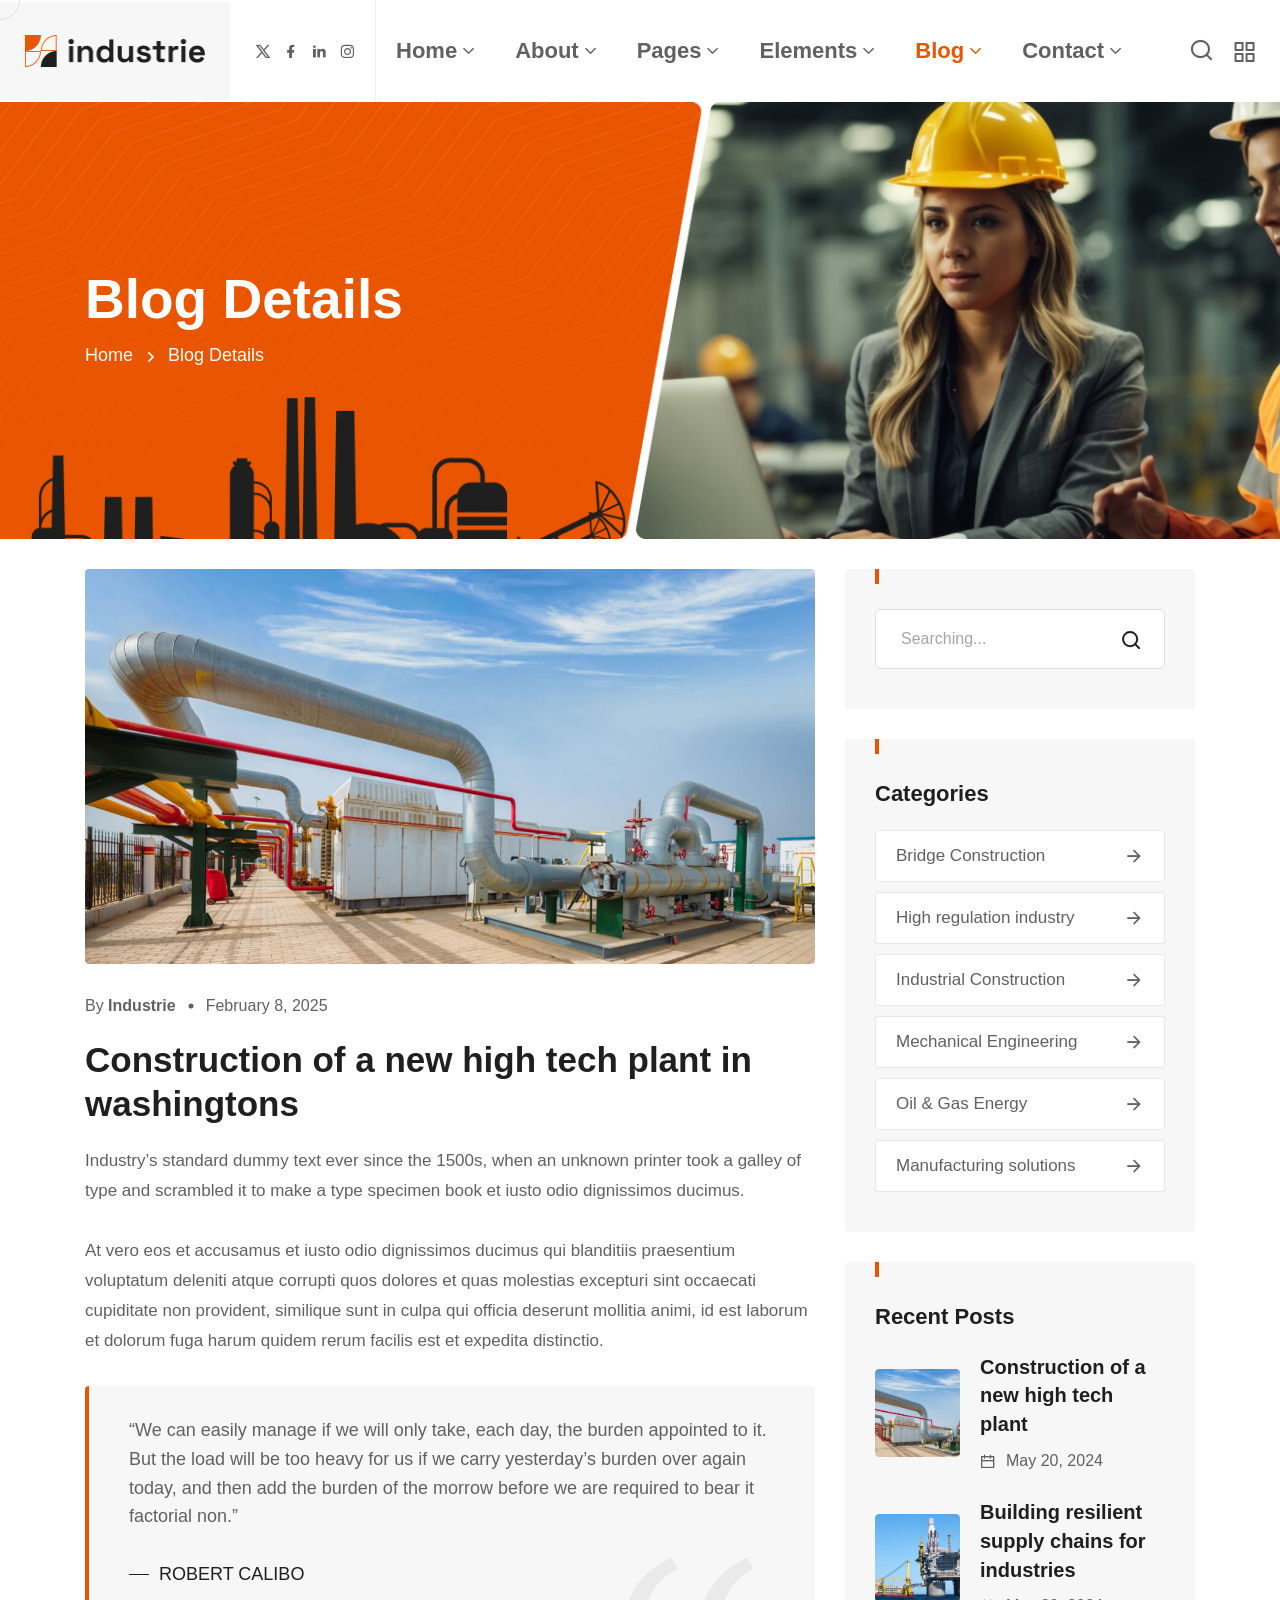
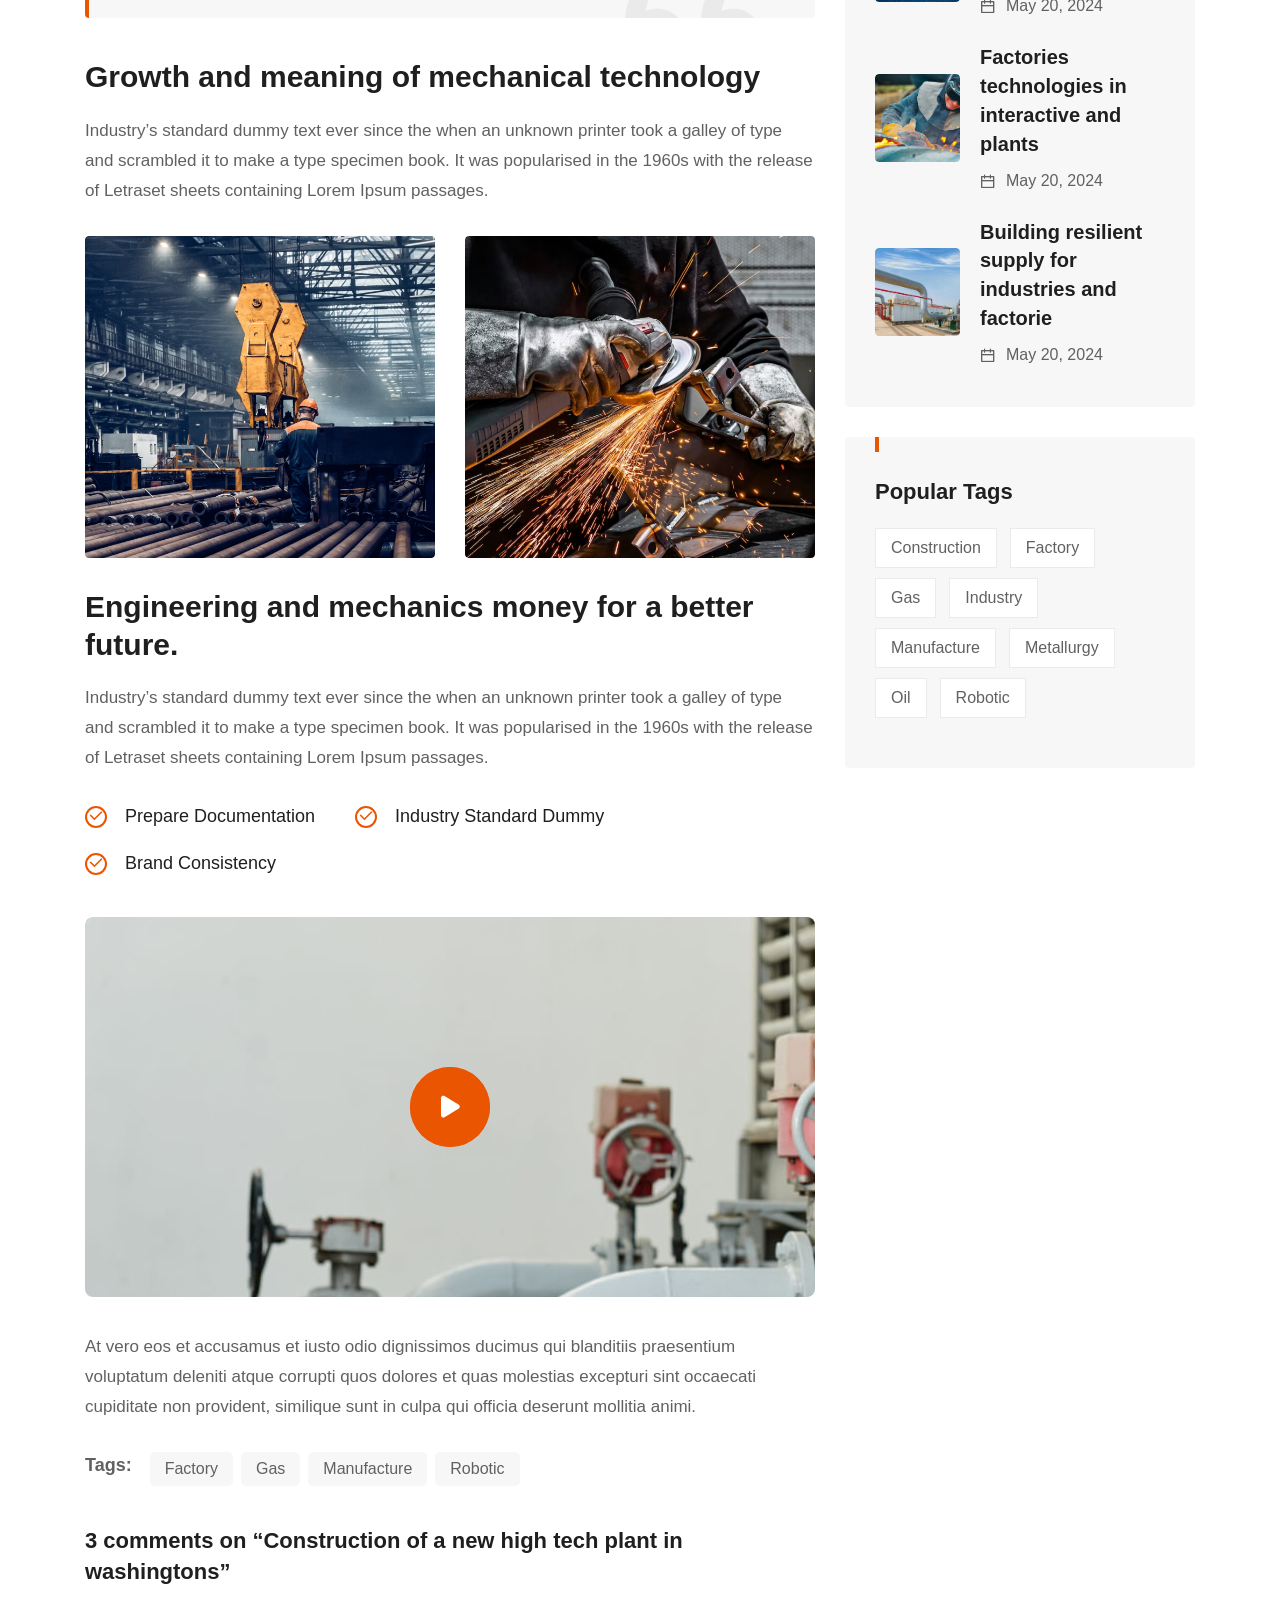
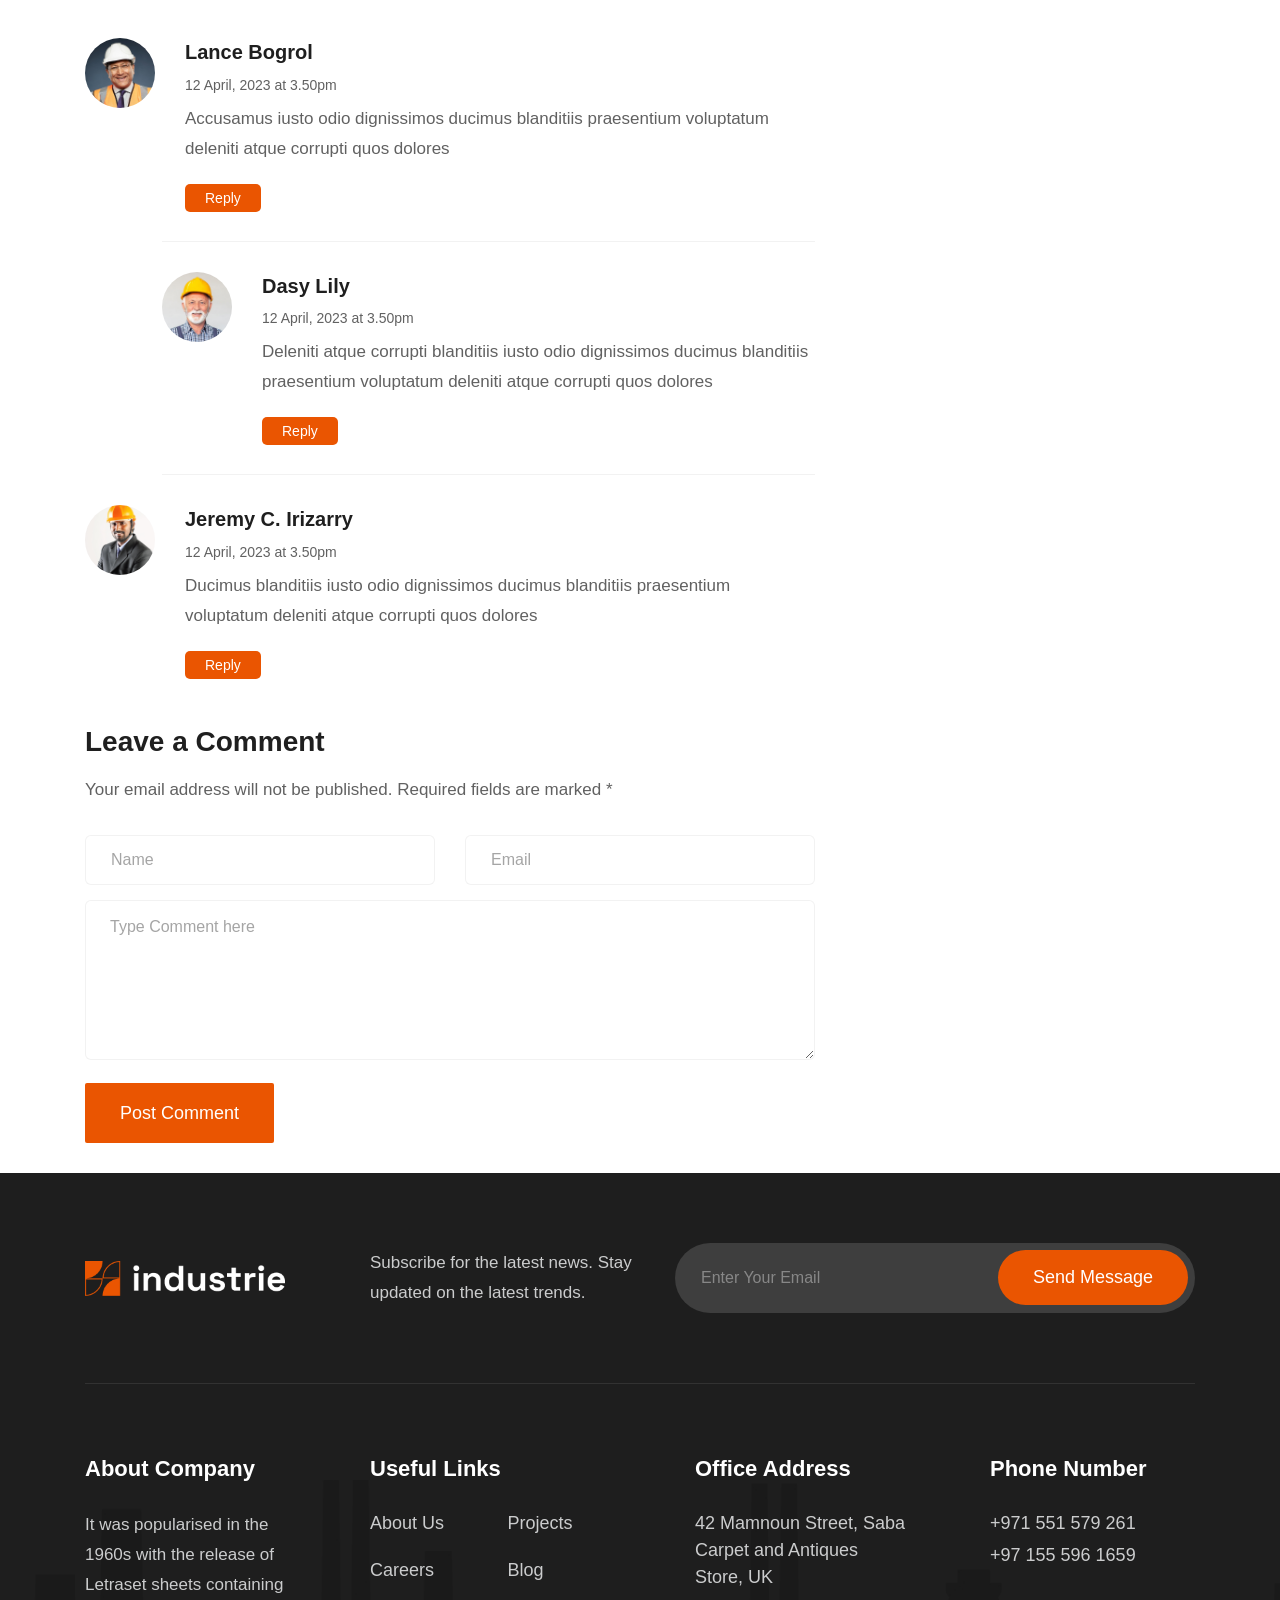
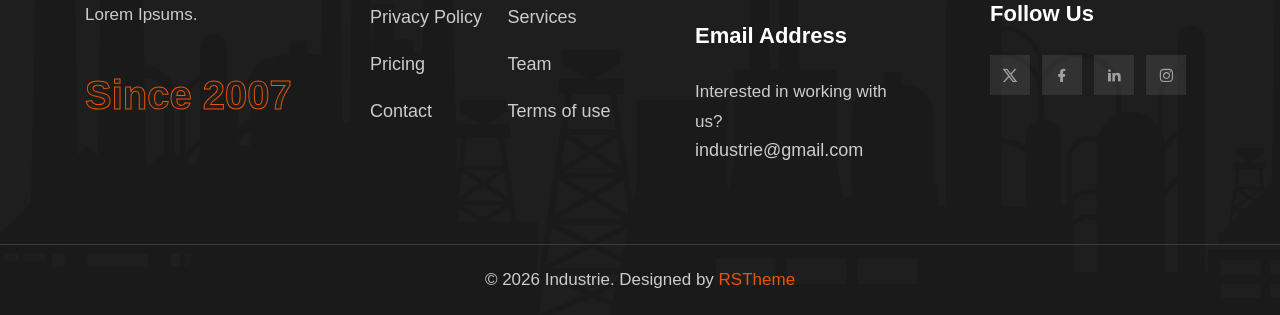
<file: blog-details.html>
<!doctype html>
<html class="no-js" lang="zxx">


<!-- Mirrored from industrie.rstheme.com/html/blog-details.html by HTTrack Website Copier/3.x [XR&CO'2014], Mon, 28 Jul 2025 06:28:55 GMT -->
<head>
    <meta charset="utf-8">
    <meta http-equiv="x-ua-compatible" content="ie=edge">
    <title>Blog details || HTML Template</title>
    <meta name="description" content="">
    <meta name="viewport" content="width=device-width, initial-scale=1">
    <!-- Place favicon.ico in the root directory -->
    <link rel="shortcut icon" type="image/x-icon" href="assets/images/favicon.png">
    <!-- CSS here -->
    <link rel="stylesheet" href="assets/css/vendor/bootstrap.min.css">
    <link rel="stylesheet" href="assets/css/vendor/animate.min.css">
    <link rel="stylesheet" href="assets/css/plugins/swiper.min.css">
    <link rel="stylesheet" href="assets/css/plugins/nice-select.css">
    <link rel="stylesheet" href="assets/css/plugins/nouislider.min.css">
    <link rel="stylesheet" href="assets/css/vendor/magnific-popup.css">
    <link rel="stylesheet" href="assets/css/vendor/odometer.min.css">
    <link rel="stylesheet" href="assets/css/vendor/fontawesome-pro.css">
    <link rel="stylesheet" href="assets/css/vendor/spacing.css">
    <link rel="stylesheet" href="assets/css/vendor/remixicon.css">
    <link rel="stylesheet" href="assets/css/main.css">
</head>

<body class="rs-smoother-yes rtl">

    <!-- preloader start -->
    <div id="pre-load">
        <div id="loader" class="loader">
            <div class="loader-container">
                <div class="loader-icon"><img src="assets/images/favicon.png" alt=""></div>
            </div>
        </div>
    </div>
    <!-- preloader end -->

    <!-- preloader start -->

    <div id="rs-mouse">
        <div id="cursor-ball"></div>
    </div>

    <!-- preloader end -->

    <!-- Header area start -->
    <header>
        <div class="rs-header-area rs-header-one" id="header-sticky">
            <div class="container-fluid g-0">
                <div class="rs-header-inner">
                    <div class="rs-header-left">
                        <div class="rs-header-logo-wrapper">
                            <div class="rs-header-logo">
                                <a href="index.html"><img src="assets/images/logo/logo-orange.png" alt="logo"></a>
                            </div>
                        </div>
                    </div>
                    <div class="rs-header-menu">
                        <div class="rs-theme-social has-transparent has-orange">
                            <a href="#"><i class="ri-twitter-x-line"></i></a>
                            <a href="#"><i class="ri-facebook-fill"></i></a>
                            <a href="#"><i class="ri-linkedin-fill"></i></a>
                            <a href="#"><i class="ri-instagram-line"></i></a>
                        </div>
                        <nav id="mobile-menu" class="main-menu">
                            <ul class="multipage-menu">
                                <li class="menu-item-has-children">
                                    <a href="#">Home</a>
                                    <ul class="submenu last-children">
                                        <li class="menu-item-has-children has-arrow">
                                            <a href="#">Multipages</a>
                                            <ul class="submenu">
                                                <li><a href="index.html">Industry</a></li>
                                                <li><a href="red-engineering.html">Red Engineering</a></li>
                                                <li><a href="blue-construction.html">Blue Construction</a></li>
                                                <li><a href="metallurgy.html">Metallurgy</a></li>
                                                <li><a href="orange-construction.html">Orange construction</a></li>
                                                <li><a href="laboratory.html">Laboratory</a></li>
                                                <li><a href="renewable-energy.html">Renewable Energy</a></li>
                                                <li><a href="oil-gas.html">Oil & Gas</a></li>
                                                <li><a href="factory.html">Factory</a></li>
                                                <li><a href="robotic.html">Robotic</a></li>
                                                <li><a href="architecture.html">Architecture</a></li>
                                                <li><a href="manufacturing.html">Manufacturing</a></li>
                                            </ul>
                                        </li>
                                        <li class="menu-item-has-children has-arrow">
                                            <a href="javascript:void(0)">Onepages</a>
                                            <ul class="submenu">
                                                <li><a href="industrie-one-page.html">Industrie Onepage</a></li>
                                                <li><a href="red-engineering-one-page.html">Engineering Onepage</a></li>
                                                <li><a href="blue-construction-one-page.html">Blue Construct Onepage</a></li>
                                                <li><a href="metallurgy-one-page.html">Metallurgy Onepage</a></li>
                                                <li><a href="orange-construction-one-page.html">Construction Onepage</a></li>
                                                <li><a href="laboratory-one-page.html">Laboratory Onepage</a></li>
                                                <li><a href="renewable-energy-one-page.html"> Energy Onepage</a></li>
                                                <li><a href="oil-gas-one-page.html">Oil Gas Onepage</a></li>
                                                <li><a href="factory-one-page.html">Factory Onepage</a></li>
                                                <li><a href="robotic-one-page.html">Robotic Onepage</a></li>
                                                <li><a href="architecture-one-page.html">Architecture Onepage</a></li>
                                                <li><a href="manufacturing-one-page.html">Manufacturing Onepage</a></li>
                                            </ul>
                                        </li>
                                    </ul>
                                </li>
                                <!-- about menu -->
                                <li class="menu-item-has-children">
                                    <a href="about.html">About</a>
                                    <ul class="submenu last-children">
                                        <li>
                                            <a href="about.html">About Us 01</a>
                                        </li>
                                        <li>
                                            <a href="about-two.html">About Us 02</a>
                                        </li>
                                    </ul>
                                </li>
                                <!-- page menu -->
                                <li class="menu-item-has-children">
                                    <a href="javascript:void(0)">Pages</a>
                                    <ul class="submenu last-children">
                                        <li class=" has-arrow">
                                            <a href="javascript:void(0)">Services</a>
                                            <ul class="submenu">
                                                <li><a href="services.html">Services</a></li>
                                                <li><a href="services-details.html">Services Details</a></li>
                                            </ul>
                                        </li>
                                        <li class=" has-arrow">
                                            <a href="javascript:void(0)">Team</a>
                                            <ul class="submenu">
                                                <li><a href="team.html">Team</a></li>
                                                <li><a href="team-details.html">Team Details</a></li>
                                            </ul>
                                        </li>
                                        <li class=" has-arrow">
                                            <a href="javascript:void(0)">Project</a>
                                            <ul class="submenu">
                                                <li><a href="portfolio.html">Project</a></li>
                                                <li><a href="portfolio-details.html">Project Details</a></li>
                                            </ul>
                                        </li>
                                        <li>
                                            <a href="pricing.html">Pricing Plan</a>
                                        </li>
                                        <li class=" has-arrow">
                                            <a href="shop.html">Shop</a>
                                            <ul class="submenu">
                                                <li><a href="shop.html">Product</a></li>
                                                <li><a href="shop-details.html">Product Details</a></li>
                                                <li><a href="checkout.html">Checkout</a></li>
                                                <li><a href="cart.html">Cart</a></li>
                                            </ul>
                                        </li>
                                        <li>
                                            <a href="faq.html">Faq</a>
                                        </li>
                                        <li>
                                            <a href="appointment.html">Appointment</a>
                                        </li>
                                    </ul>
                                </li>
                                <!-- elements menu -->
                                <li class="has-mega-menu menu-item-has-children">
                                    <a href="javascript:void(0)">Elements</a>
                                    <ul class="mega-menu mega-grid">
                                        <li>
                                            <a href="#" class="title">Elements Layout</a>
                                            <ul>
                                                <li><a href="elements-features.html">Features</a></li>
                                                <li><a href="elements-advance-tab.html">Advance Tab</a></li>
                                                <li><a href="elements-work-process.html">Work Process</a></li>
                                                <li><a href="elements-counter.html">Counter</a></li>
                                                <li><a href="elements-gsap.html">GSAP</a></li>
                                            </ul>
                                        </li>
                                        <li>
                                            <a href="#" class="title">Elements Layout</a>
                                            <ul>
                                                <li><a href="elements-services.html">Services Box</a></li>
                                                <li><a href="elements-team.html">Team</a></li>
                                                <li><a href="elements-pricing.html">Pricing</a></li>
                                                <li><a href="elements-portfolio.html">Project</a></li>
                                                <li><a href="#">Coming Soon</a></li>
                                            </ul>
                                        </li>
                                        <li>
                                            <a href="#" class="title">Elements Layout</a>
                                            <ul>
                                                <li><a href="elements-services-tab.html">Services Tab</a></li>
                                                <li><a href="elements-testimonial.html">Testimonials</a></li>
                                                <li><a href="elements-brand.html">Partner Logo</a></li>
                                                <li><a href="elements-blog.html">Blog</a></li>
                                                <li><a href="#">Coming Soon</a></li>
                                            </ul>
                                        </li>
                                    </ul>
                                </li>

                                <li class="menu-item-has-children">
                                    <a href="javascript:void(0)">Blog</a>
                                    <ul class="submenu last-children">
                                        <li>
                                            <a href="blog.html">Blog</a>
                                        </li>
                                        <li>
                                            <a href="blog-details.html">Blog Details</a>
                                        </li>
                                    </ul>
                                </li>
                                <li class="menu-item-has-children">
                                    <a href="contact.html">Contact</a>
                                    <ul class="submenu last-children">
                                        <li>
                                            <a href="contact.html">Contact 01</a>
                                        </li>
                                        <li>
                                            <a href="contact-two.html">Contact 02</a>
                                        </li>
                                    </ul>
                                </li>
                            </ul>
                        </nav>
                    </div>
                    <div class="rs-header-right">
                        <!-- search area start -->
                        <div class="rs-header-search-wrapper">
                            <div class="rs-header-search-icon">
                                <i class="ri-close-fill has-close"></i>
                                <i class="ri-search-line has-search"></i>
                            </div>
                            <form class="rs-header-search-inner rs-stickys-form" action="#">
                                <div class="rs-header-search">
                                    <input type="text" placeholder="Searching...">
                                    <button type="submit"><i class="ri-search-line"></i></button>
                                </div>
                            </form>
                        </div>
                        <!-- search area end -->
                        <div class="rs-header-btn">
                            <a class="rs-btn has-theme-orange has-icon has-bg" href="contact.html">Get In Touch
                                <span class="icon-box">
                                <svg class="icon-first" xmlns="http://www.w3.org/2000/svg" viewBox="0 0 32 32">
                                    <path
                                        d="M31.71,15.29l-10-10L20.29,6.71,28.59,15H0v2H28.59l-8.29,8.29,1.41,1.41,10-10A1,1,0,0,0,31.71,15.29Z">
                                    </path>
                                </svg>
                                <svg class="icon-second" xmlns="http://www.w3.org/2000/svg" viewBox="0 0 32 32">
                                    <path
                                        d="M31.71,15.29l-10-10L20.29,6.71,28.59,15H0v2H28.59l-8.29,8.29,1.41,1.41,10-10A1,1,0,0,0,31.71,15.29Z">
                                    </path>
                                </svg>
                            </span>
                            </a>
                        </div>
                        <div class="rs-header-hamburger">
                            <div class="sidebar-toggle">
                                <a class="bar-icon" href="javascript:void(0)">
                                    <svg xmlns="http://www.w3.org/2000/svg" width="21" height="20" viewBox="0 0 21 20" fill="none">
                                        <path d="M8.55566 11H1.55566C1.29045 11 1.03609 11.1054 0.848557 11.2929C0.661021 11.4804 0.555664 11.7348 0.555664 12V19C0.555664 19.2652 0.661021 19.5196 0.848557 19.7071C1.03609 19.8946 1.29045 20 1.55566 20H8.55566C8.82088 20 9.07523 19.8946 9.26277 19.7071C9.45031 19.5196 9.55566 19.2652 9.55566 19V12C9.55566 11.7348 9.45031 11.4804 9.26277 11.2929C9.07523 11.1054 8.82088 11 8.55566 11ZM7.55566 18H2.55566V13H7.55566V18ZM19.5557 0H12.5557C12.2904 0 12.0361 0.105357 11.8486 0.292893C11.661 0.48043 11.5557 0.734784 11.5557 1V8C11.5557 8.26522 11.661 8.51957 11.8486 8.70711C12.0361 8.89464 12.2904 9 12.5557 9H19.5557C19.8209 9 20.0752 8.89464 20.2628 8.70711C20.4503 8.51957 20.5557 8.26522 20.5557 8V1C20.5557 0.734784 20.4503 0.48043 20.2628 0.292893C20.0752 0.105357 19.8209 0 19.5557 0ZM18.5557 7H13.5557V2H18.5557V7ZM19.5557 11H12.5557C12.2904 11 12.0361 11.1054 11.8486 11.2929C11.661 11.4804 11.5557 11.7348 11.5557 12V19C11.5557 19.2652 11.661 19.5196 11.8486 19.7071C12.0361 19.8946 12.2904 20 12.5557 20H19.5557C19.8209 20 20.0752 19.8946 20.2628 19.7071C20.4503 19.5196 20.5557 19.2652 20.5557 19V12C20.5557 11.7348 20.4503 11.4804 20.2628 11.2929C20.0752 11.1054 19.8209 11 19.5557 11ZM18.5557 18H13.5557V13H18.5557V18ZM8.55566 0H1.55566C1.29045 0 1.03609 0.105357 0.848557 0.292893C0.661021 0.48043 0.555664 0.734784 0.555664 1V8C0.555664 8.26522 0.661021 8.51957 0.848557 8.70711C1.03609 8.89464 1.29045 9 1.55566 9H8.55566C8.82088 9 9.07523 8.89464 9.26277 8.70711C9.45031 8.51957 9.55566 8.26522 9.55566 8V1C9.55566 0.734784 9.45031 0.48043 9.26277 0.292893C9.07523 0.105357 8.82088 0 8.55566 0ZM7.55566 7H2.55566V2H7.55566V7Z" fill="#616161"></path>
                                    </svg>
                                </a>
                            </div>
                        </div>
                    </div>
                </div>
            </div>
        </div>
    </header>
    <!-- Header area end -->

    <!-- Offcanvas area start -->
    <div class="fix">
        <div class="offcanvas-area" data-lenis-prevent>
            <div class="offcanvas-wrapper">
                <div class="offcanvas-content">
                    <div class="offcanvas-top d-flex justify-content-between align-items-center mb-20">
                        <div class="offcanvas-logo">
                            <a class="logo-black" href="index.html"><img src="assets/images/logo/logo-orange.png" alt="logo"></a>
                        </div>
                        <div class="offcanvas-close">
                            <button class="offcanvas-close-icon animation--flip">
                                <span class="offcanvas-m-lines">
                                <span class="offcanvas-m-line line--1"></span><span
                                    class="offcanvas-m-line line--2"></span><span
                                    class="offcanvas-m-line line--3"></span>
                                </span>
                            </button>
                        </div>
                    </div>
                    <div class="offcanvas-about mb-30 d-none d-sm-block">
                        <p> Industrie is a modern factory website. specifically designed for who need construction,
                            firms, oil, architecture and any other small business.
                        </p>
                    </div>
                    <div class="offcanvas-gallery d-none d-sm-block">
                        <div class="offcanvas-gallery-thumb-wrapper">
                            <div class="offcanvas-popup-thumb">
                                <a class="popup-image" href="assets/images/gallery/gallery-thumb-01.png">
                                    <img src="assets/images/gallery/gallery-thumb-01.png" alt="image">
                                </a>
                            </div>
                            <div class="offcanvas-popup-thumb">
                                <a class="popup-image" href="assets/images/gallery/gallery-thumb-02.png">
                                    <img src="assets/images/gallery/gallery-thumb-02.png" alt="image">
                                </a>
                            </div>
                            <div class="offcanvas-popup-thumb">
                                <a class="popup-image" href="assets/images/gallery/gallery-thumb-03.png">
                                    <img src="assets/images/gallery/gallery-thumb-03.png" alt="image">
                                </a>
                            </div>
                            <div class="offcanvas-popup-thumb">
                                <a class="popup-image" href="assets/images/gallery/gallery-thumb-04.png">
                                    <img src="assets/images/gallery/gallery-thumb-04.png" alt="image">
                                </a>
                            </div>
                            <div class="offcanvas-popup-thumb">
                                <a class="popup-image" href="assets/images/gallery/gallery-thumb-05.png">
                                    <img src="assets/images/gallery/gallery-thumb-05.png" alt="image">
                                </a>
                            </div>
                            <div class="offcanvas-popup-thumb">
                                <a class="popup-image" href="assets/images/gallery/gallery-thumb-01.png">
                                    <img src="assets/images/gallery/gallery-thumb-01.png" alt="image">
                                </a>
                            </div>
                        </div>
                    </div>
                    <div class="mobile-menu">
                        <div class="rs-offcanvas-menu mb-25">
                            <nav></nav>
                        </div>
                    </div>
                    <div class="offcanvas-contact mb-30">
                        <h4 class="offcanvas-title-meta">Contact Info</h4>
                        <ul>
                            <li class="d-flex align-items-center gap-15">
                                <div class="offcanvas-contact-icon">
                                    <svg xmlns="http://www.w3.org/2000/svg" width="14" height="18" viewBox="0 0 14 18" fill="none">
                                        <path d="M11.8768 9.68475C11.3059 10.835 10.5331 11.9818 9.74128 13.0109C8.95198 14.0368 8.15999 14.9249 7.5643 15.5572C7.48514 15.6412 7.40956 15.7206 7.33802 15.7951C7.26648 15.7206 7.1909 15.6412 7.11174 15.5572C6.51605 14.9249 5.72406 14.0368 4.93476 13.0109C4.14299 11.9818 3.37019 10.835 2.79925 9.68475C2.22242 8.52266 1.89032 7.43373 1.89032 6.5C1.89032 3.50846 4.32934 1.08333 7.33802 1.08333C10.3467 1.08333 12.7857 3.50846 12.7857 6.5C12.7857 7.43373 12.4536 8.52266 11.8768 9.68475ZM7.33802 17.3333C7.33802 17.3333 13.8753 11.1732 13.8753 6.5C13.8753 2.91015 10.9484 0 7.33802 0C3.7276 0 0.800781 2.91015 0.800781 6.5C0.800781 11.1732 7.33802 17.3333 7.33802 17.3333Z" fill="#6D6D6D"></path>
                                        <path d="M7.33802 8.66667C6.13455 8.66667 5.15894 7.69662 5.15894 6.5C5.15894 5.30338 6.13455 4.33333 7.33802 4.33333C8.54149 4.33333 9.5171 5.30338 9.5171 6.5C9.5171 7.69662 8.54149 8.66667 7.33802 8.66667ZM7.33802 9.75C9.14323 9.75 10.6066 8.29492 10.6066 6.5C10.6066 4.70507 9.14323 3.25 7.33802 3.25C5.53281 3.25 4.0694 4.70507 4.0694 6.5C4.0694 8.29492 5.53281 9.75 7.33802 9.75Z" fill="#6D6D6D"></path>
                                    </svg>
                                </div>
                                <div class="offcanvas-contact-text">
                                    <a href="#"> 2096 New Market, New Road <br>
                                    North Carolina, USA </a>
                                </div>
                            </li>
                            <li class="d-flex align-items-center gap-15">
                                <div class="offcanvas-contact-icon">
                                    <svg xmlns="http://www.w3.org/2000/svg" width="16" height="16" viewBox="0 0 16 16" fill="none">
                                        <path d="M3.65387 1.32849C3.40343 1.00649 2.92745 0.976861 2.639 1.26531L1.60508 2.29923C1.1216 2.78271 0.94387 3.46766 1.1551 4.06847C2.00338 6.48124 3.39215 8.74671 5.32272 10.6773C7.25329 12.6078 9.51876 13.9966 11.9315 14.8449C12.5323 15.0561 13.2173 14.8784 13.7008 14.3949L14.7347 13.361C15.0231 13.0726 14.9935 12.5966 14.6715 12.3461L12.3653 10.5524C12.2008 10.4245 11.9866 10.3793 11.7845 10.4298L9.59541 10.9771C9.00082 11.1257 8.37183 10.9515 7.93845 10.5181L5.48187 8.06155C5.04849 7.62817 4.87427 6.99919 5.02292 6.40459L5.57019 4.21553C5.62073 4.01336 5.57552 3.79918 5.44758 3.63468L3.65387 1.32849ZM1.88477 0.511076C2.62689 -0.231039 3.8515 -0.154797 4.49583 0.673634L6.28954 2.97983C6.6187 3.40304 6.73502 3.95409 6.60498 4.47423L6.05772 6.66329C5.99994 6.8944 6.06766 7.13888 6.2361 7.30732L8.69268 9.7639C8.86113 9.93235 9.1056 10.0001 9.33671 9.94229L11.5258 9.39502C12.0459 9.26499 12.597 9.3813 13.0202 9.71047L15.3264 11.5042C16.1548 12.1485 16.231 13.3731 15.4889 14.1152L14.455 15.1492C13.7153 15.8889 12.6089 16.2137 11.5778 15.8512C9.01754 14.9511 6.61438 13.4774 4.56849 11.4315C2.5226 9.38562 1.04895 6.98246 0.148838 4.42225C-0.213682 3.39112 0.11113 2.28472 0.85085 1.545L1.88477 0.511076Z" fill="#6D6D6D"></path>
                                        <path d="M11 0.5C11 0.223858 11.2239 0 11.5 0H15.5C15.7761 0 16 0.223858 16 0.5V4.5C16 4.77614 15.7761 5 15.5 5C15.2239 5 15 4.77614 15 4.5V1.70711L10.8536 5.85355C10.6583 6.04882 10.3417 6.04882 10.1464 5.85355C9.95118 5.65829 9.95118 5.34171 10.1464 5.14645L14.2929 1H11.5C11.2239 1 11 0.776142 11 0.5Z" fill="#6D6D6D"></path>
                                    </svg>
                                </div>
                                <div class="offcanvas-contact-text">
                                    <a href="tel:+12346691234"> +123-4669-1234 </a>
                                </div>
                            </li>
                            <li class="d-flex align-items-center gap-15">
                                <div class="offcanvas-contact-icon">
                                    <svg xmlns="http://www.w3.org/2000/svg" width="16" height="16" viewBox="0 0 16 16" fill="none">
                                        <path d="M2 2C0.895431 2 0 2.89543 0 4V12L2.58386e-05 12.0103C0.00555998 13.1101 0.898859 14 2 14H7.5C7.77614 14 8 13.7761 8 13.5C8 13.2239 7.77614 13 7.5 13H2C1.53715 13 1.14774 12.6855 1.03376 12.2586L6.67417 8.7876L8 9.5831L15 5.3831V8.5C15 8.77614 15.2239 9 15.5 9C15.7761 9 16 8.77614 16 8.5V4C16 2.89543 15.1046 2 14 2H2ZM5.70808 8.20794L1 11.1052V5.3831L5.70808 8.20794ZM1 4.2169V4C1 3.44772 1.44772 3 2 3H14C14.5523 3 15 3.44772 15 4V4.2169L8 8.4169L1 4.2169Z" fill="#6D6D6D"></path>
                                        <path d="M14.2467 14.2686C15.2567 14.2686 15.8339 13.4116 15.8339 12.2442V12.0344C15.8339 10.4297 14.6402 9 12.5197 9H12.4847C10.421 9 9 10.3598 9 12.4322V12.6465C9 14.8195 10.4385 16 12.3579 16H12.4016C12.9963 16 13.4204 15.9257 13.639 15.8251V15.0949C13.3941 15.2042 12.9656 15.2742 12.4585 15.2742H12.4147C11.0812 15.2742 9.84385 14.4872 9.84385 12.6202V12.4628C9.84385 10.8057 10.9019 9.73891 12.4847 9.73891H12.524C14.0587 9.73891 15.0075 10.7883 15.0075 12.065V12.183C15.0075 13.158 14.6839 13.5734 14.3691 13.5734C14.1374 13.5734 13.9582 13.4247 13.9582 13.1537V10.9631H13.0531V11.5315H13.0225C12.9394 11.2342 12.6552 10.9019 12.0693 10.9019C11.2911 10.9019 10.8101 11.4572 10.8101 12.3011V12.8301C10.8101 13.722 11.2998 14.2642 12.0693 14.2642C12.5415 14.2642 12.9656 14.0369 13.0837 13.6215H13.1274C13.2455 14.0412 13.7439 14.2686 14.2467 14.2686ZM11.7939 12.6814V12.4541C11.7939 11.9076 12.0212 11.6627 12.3666 11.6627C12.664 11.6627 12.9394 11.8551 12.9394 12.371V12.7383C12.9394 13.3111 12.6858 13.4816 12.3754 13.4816C12.0212 13.4816 11.7939 13.2673 11.7939 12.6814Z" fill="#6D6D6D"></path>
                                    </svg>
                                </div>
                                <div class="offcanvas-contact-text">
                                    <a href="mailto:info@gmail.com">info@gmail.com</a>
                                </div>
                            </li>
                        </ul>
                    </div>
                    <div class="offcanvas-social">
                        <h4 class="offcanvas-title-meta">Subscribe & Follow</h4>
                        <ul>
                            <li><a href="#"><i class="fab fa-facebook-f"></i></a></li>
                            <li><a href="#"><i class="fab fa-twitter"></i></a></li>
                            <li><a href="#"><i class="fab fa-youtube"></i></a></li>
                            <li><a href="#"><i class="fab fa-linkedin"></i></a></li>
                        </ul>
                    </div>
                </div>
            </div>
        </div>
    </div>
    <div class="offcanvas-overlay"></div>
    <div class="offcanvas-overlay-white"></div>
    <!-- Offcanvas area start -->

    <!-- Body main wrapper start -->
    <main>

        <!-- breadcrumb area start -->
        <section class="rs-breadcrumb-area rs-breadcrumb-one p-relative">
            <div class="rs-breadcrumb-bg" data-background="assets/images/bg/breadcrumb-bg-01.png"></div>
            <div class="container">
                <div class="row">
                    <div class="col-xxl-6 col-xl-8 col-lg-8">
                        <div class="rs-breadcrumb-content-wrapper">
                            <div class="rs-breadcrumb-title-wrapper">
                                <h1 class="rs-breadcrumb-title">Blog Details</h1>
                            </div>
                            <div class="rs-breadcrumb-menu">
                                <nav>
                                    <ul>
                                        <li><span><a href="index.html">Home</a></span></li>
                                        <li><span>Blog Details</span></li>
                                    </ul>
                                </nav>
                            </div>
                        </div>
                    </div>
                </div>
            </div>
        </section>
        <!-- breadcrumb area end -->

        <!-- postbox area start -->
        <section class="rs-postbox-area section-space">
            <div class="container">
                <div class="row g-5">
                    <div class="col-xl-8 col-lg-8">
                        <div class="rs-postbox-details-wrapper">
                            <div class="rs-postbox-details-thumb">
                                <img src="assets/images/blog/details/blog-details-01.png" alt="image">
                            </div>
                            <div class="rs-postbox-content">
                                <div class="rs-postbox-meta-list">
                                    <div class="rs-postbox-meta-item">
                                        <span class="rs-meta-text">By<a class="meta-author" href="blog-details.html">
                                    Industrie</a></span>
                                    </div>
                                    <div class="rs-postbox-meta-item">
                                        <span class="rs-postbox-meta-text">February 8, 2025</span>
                                    </div>
                                </div>
                                <h3 class="rs-postbox-details-title">
                                    Construction of a new high tech plant in washingtons
                                </h3>
                            </div>
                            <div class="rs-postbox-details-content">
                                <p>Industry’s standard dummy text ever since the 1500s, when an unknown printer took a galley of
                                    type and scrambled it to make a type specimen book et iusto odio dignissimos ducimus.</p>
                                <p>At vero eos et accusamus et iusto odio dignissimos ducimus qui blanditiis praesentium
                                    voluptatum deleniti atque corrupti quos dolores et quas molestias excepturi sint occaecati
                                    cupiditate non provident, similique sunt in culpa qui officia deserunt mollitia animi, id est
                                    laborum et dolorum fuga harum quidem rerum facilis est et expedita distinctio.</p>
                                <div class="rs-postbox-quote quote-two">
                                    <blockquote>
                                        <p>“We can easily manage if we will only take, each day, the burden appointed to it. But
                                            the load will be too heavy for us if we carry yesterday’s burden over again today, and
                                            then add the burden of the morrow before we are required to bear it factorial non.”</p>
                                        <cite>Robert Calibo</cite>
                                    </blockquote>
                                </div>
                                <h3 class="rs-postbox-details-feature-title mb-20">Growth and meaning of mechanical technology
                                </h3>
                                <p>Industry’s standard dummy text ever since the when an unknown printer took a galley of type
                                    and scrambled it to make a type specimen book. It was popularised in the 1960s with the
                                    release of Letraset sheets containing Lorem Ipsum passages.</p>
                                <div class="rs-postbox-details-thumb-wrapper mb-30">
                                    <div class="row g-5">
                                        <div class="col-xl-6 col-lg-6 col-md-6 col-sm-6">
                                            <div class="rs-postbox-details-thumb">
                                                <img src="assets/images/blog/details/blog-details-02.png" alt="image">
                                            </div>
                                        </div>
                                        <div class="col-xl-6 col-lg-6 col-md-6 col-sm-6">
                                            <div class="rs-postbox-details-thumb">
                                                <img src="assets/images/blog/details/blog-details-03.png" alt="image">
                                            </div>
                                        </div>
                                    </div>
                                </div>
                                <h3 class="rs-postbox-details-feature-title mb-20">Engineering and mechanics money for a better
                                    future.
                                </h3>
                                <p>Industry’s standard dummy text ever since the when an unknown printer took a galley of type
                                    and scrambled it to make a type specimen book. It was popularised in the 1960s with the
                                    release of Letraset sheets containing Lorem Ipsum passages.</p>
                                <div class="rs-postbox-details-feature">
                                    <ul>
                                        <li>Prepare Documentation </li>
                                        <li>Industry Standard Dummy </li>
                                        <li>Brand Consistency </li>
                                    </ul>
                                </div>
                                <div class="rs-postbox-details-video">
                                    <div class="rs-postbox-details-bg-thumb" data-background="assets/images/bg/video-bg-07.png">
                                        <div class="container">
                                            <div class="row justify-content-center">
                                                <div class="col-xl-7 col-lg-8 col-md-10">
                                                    <div class="rs-video-content text-center">
                                                        <div class="rs-video-play-btn">
                                                            <a href="https://www.youtube.com/watch?v=go7QYaQR494" class="rs-play-btn popup-video has-theme-orange"><i
                                                   class="fa-duotone fa-play"></i></a>
                                                        </div>
                                                    </div>
                                                </div>
                                            </div>
                                        </div>
                                    </div>
                                </div>
                                <p>At vero eos et accusamus et iusto odio dignissimos ducimus qui blanditiis praesentium
                                    voluptatum deleniti atque corrupti quos dolores et quas molestias excepturi sint occaecati
                                    cupiditate non provident, similique sunt in culpa qui officia deserunt mollitia animi. </p>

                                <div class="rs-postbox-details-tags tagcloud">
                                    <span>Tags:</span>
                                    <a href="#">Factory</a>
                                    <a href="#">Gas</a>
                                    <a href="#">Manufacture</a>
                                    <a href="#">Robotic</a>
                                </div>



                                <div class="rs-postbox-details-comment-wrapper">
                                    <h5 class="rs-postbox-details-comment-title">3 comments on “Construction of a new high tech plant in washingtons” </h5>
                                    <div class="rs-postbox-details-comment-inner">
                                        <ul>
                                            <li>
                                                <div class="rs-postbox-details-comment-box">
                                                    <div class="rs-postbox-details-comment-thumb">
                                                        <img src="assets/images/user/user-thumb-01.png" alt="">
                                                    </div>
                                                    <div class="rs-postbox-details-comment-content">
                                                        <div class="rs-postbox-details-comment-top d-flex justify-content-between align-items-start">
                                                            <div class="rs-postbox-details-comment-avater">
                                                                <h6 class="rs-postbox-details-comment-avater-title">Lance Bogrol</h6>
                                                                <span class="rs-postbox-details-avater-meta">12 April, 2023 at
                                                   3.50pm</span>
                                                            </div>
                                                        </div>
                                                        <p>Accusamus iusto odio dignissimos ducimus blanditiis praesentium voluptatum deleniti atque corrupti quos dolores</p>
                                                        <div class="rs-postbox-details-comment-reply">
                                                            <a href="#">Reply</a>
                                                        </div>
                                                    </div>
                                                </div>
                                                <ul class="children">
                                                    <li>
                                                        <div class="rs-postbox-details-comment-box">
                                                            <div class="rs-postbox-details-comment-thumb">
                                                                <img src="assets/images/user/user-thumb-02.png" alt="">
                                                            </div>
                                                            <div class="rs-postbox-details-comment-content">
                                                                <div class="rs-postbox-details-comment-top d-flex justify-content-between align-items-start">
                                                                    <div class="rs-postbox-details-comment-avater">
                                                                        <h6 class="rs-postbox-details-comment-avater-title">Dasy Lily</h6>
                                                                        <span class="rs-postbox-details-avater-meta">12 April, 2023 at
                                                         3.50pm</span>
                                                                    </div>
                                                                </div>
                                                                <p>Deleniti atque corrupti blanditiis iusto odio dignissimos ducimus blanditiis praesentium voluptatum deleniti atque corrupti quos dolores</p>
                                                                <div class="rs-postbox-details-comment-reply">
                                                                    <a href="#">Reply</a>
                                                                </div>
                                                            </div>
                                                        </div>
                                                    </li>
                                                </ul>
                                            </li>
                                            <li>
                                                <div class="rs-postbox-details-comment-box">
                                                    <div class="rs-postbox-details-comment-thumb">
                                                        <img src="assets/images/user/user-thumb-03.png" alt="">
                                                    </div>
                                                    <div class="rs-postbox-details-comment-content">
                                                        <div class="rs-postbox-details-comment-top d-flex justify-content-between align-items-start">
                                                            <div class="rs-postbox-details-comment-avater">
                                                                <h6 class="rs-postbox-details-comment-avater-title">Jeremy C. Irizarry
                                                                </h6>
                                                                <span class="rs-postbox-details-avater-meta">12 April, 2023 at
                                                   3.50pm</span>
                                                            </div>
                                                        </div>
                                                        <p>Ducimus blanditiis iusto odio dignissimos ducimus blanditiis praesentium voluptatum deleniti atque corrupti quos dolores</p>
                                                        <div class="rs-postbox-details-comment-reply">
                                                            <a href="#">Reply</a>
                                                        </div>
                                                    </div>
                                                </div>
                                            </li>
                                        </ul>
                                    </div>
                                </div>

                                <div class="rs-postbox-comment-form">
                                    <div class="rs-postbox-comments-title mt-45 mb-30">
                                        <h4 class="mb-15">Leave a Comment</h4>
                                        <p>Your email address will not be published. Required fields are marked *</p>
                                    </div>
                                    <form>
                                        <div class="row g-4">
                                            <div class="col-xl-6">
                                                <div class="input-box">
                                                    <input type="text" placeholder="Name">
                                                </div>
                                            </div>
                                            <div class="col-xl-6">
                                                <div class="input-box">
                                                    <div class="input-box">
                                                        <input type="email" placeholder="Email">
                                                    </div>
                                                </div>
                                            </div>
                                            <div class="col-xl-12">
                                                <div class="input-box">
                                                    <textarea cols="30" rows="10" placeholder="Type Comment here"></textarea>
                                                </div>
                                            </div>
                                            <div class="col-xl-12">
                                                <div class="rs-postbox-comment-btn">
                                                    <button class="rs-btn has-theme-orange" type="submit">Post Comment</button>
                                                </div>
                                            </div>
                                        </div>
                                    </form>
                                </div>
                            </div>
                        </div>
                    </div>
                    <div class="col-xl-4 col-lg-4">
                        <div class="rs-sidebar-wrapper rs-sidebar-sticky">
                            <div class="sidebar-widget mb-30">
                                <div class="sidebar-search">
                                    <form action="#">
                                        <div class="sidebar-search-input">
                                            <input type="text" placeholder="Searching...">
                                            <button type="submit">
                                                <svg width="18" height="18" viewBox="0 0 18 18" fill="none" xmlns="http://www.w3.org/2000/svg">
                                                    <path d="M8.11111 15.2222C12.0385 15.2222 15.2222 12.0385 15.2222 8.11111C15.2222 4.18375 12.0385 1 8.11111 1C4.18375 1 1 4.18375 1 8.11111C1 12.0385 4.18375 15.2222 8.11111 15.2222Z" stroke="currentColor" stroke-width="2" stroke-linecap="round" stroke-linejoin="round"></path>
                                                    <path d="M16.9995 17L13.1328 13.1333" stroke="currentColor" stroke-width="2" stroke-linecap="round" stroke-linejoin="round"></path>
                                                </svg>
                                            </button>
                                        </div>
                                    </form>
                                </div>
                            </div>
                            <div class="sidebar-widget widget-categories-two mb-30">
                                <h5 class="sidebar-widget-title">Categories</h5>
                                <div class="sidebar-widget-content">
                                    <div class="list">
                                        <ul>
                                            <li>
                                                <a href="#">
                                                    Bridge Construction
                                                    <i class="ri-arrow-right-line"></i></a>
                                            </li>
                                            <li>
                                                <a href="#">
                                                    High regulation industry
                                                    <i class="ri-arrow-right-line"></i></a>
                                            </li>
                                            <li>
                                                <a href="#">
                                                    Industrial Construction
                                                    <i class="ri-arrow-right-line"></i></a>
                                            </li>
                                            <li>
                                                <a href="#">
                                                    Mechanical Engineering
                                                    <i class="ri-arrow-right-line"></i></a>
                                            </li>
                                            <li>
                                                <a href="#">
                                                    Oil &amp; Gas Energy
                                                    <i class="ri-arrow-right-line"></i></a>
                                            </li>
                                            <li>
                                                <a href="#">
                                                    Manufacturing solutions
                                                    <i class="ri-arrow-right-line"></i></a>
                                            </li>
                                        </ul>
                                    </div>
                                </div>
                            </div>
                            <div class="sidebar-widget mb-30">
                                <h5 class="sidebar-widget-title">Recent Posts</h5>
                                <div class="sidebar-widget-content">
                                    <div class="sidebar-blog-item-wrapper">
                                        <div class="sidebar-blog-item">
                                            <div class="sidebar-blog-thumb">
                                                <a href="blog-details.html">
                                                    <img src="assets/images/blog/sidebar/blog-sm-01.png" alt="image">
                                                </a>
                                            </div>
                                            <div class="sidebar-blog-content">
                                                <h6 class="sidebar-blog-title">
                                                    <a href="blog-details.html"> Construction of a new high tech plant</a>
                                                </h6>
                                                <div class="sidebar-blog-meta">
                                                    <i class="ri-calendar-line"></i>
                                                    <span>May 20, 2024</span>
                                                </div>
                                            </div>
                                        </div>
                                        <div class="sidebar-blog-item">
                                            <div class="sidebar-blog-thumb">
                                                <a href="blog-details.html">
                                                    <img src="assets/images/blog/sidebar/blog-sm-02.png" alt="image">
                                                </a>
                                            </div>
                                            <div class="sidebar-blog-content">
                                                <h6 class="sidebar-blog-title">
                                                    <a href="blog-details.html">
                                                        Building resilient supply chains for industries </a>
                                                </h6>
                                                <div class="sidebar-blog-meta">
                                                    <i class="ri-calendar-line"></i>
                                                    <span>May 20, 2024</span>
                                                </div>
                                            </div>
                                        </div>
                                        <div class="sidebar-blog-item">
                                            <div class="sidebar-blog-thumb">
                                                <a href="blog-details.html">
                                                    <img src="assets/images/blog/sidebar/blog-sm-03.png" alt="image">
                                                </a>
                                            </div>
                                            <div class="sidebar-blog-content">
                                                <h6 class="sidebar-blog-title">
                                                    <a href="blog-details.html">
                                                        Factories technologies in interactive and plants </a>
                                                </h6>
                                                <div class="sidebar-blog-meta">
                                                    <i class="ri-calendar-line"></i>
                                                    <span>May 20, 2024</span>
                                                </div>
                                            </div>
                                        </div>
                                        <div class="sidebar-blog-item">
                                            <div class="sidebar-blog-thumb">
                                                <a href="blog-details.html">
                                                    <img src="assets/images/blog/sidebar/blog-sm-01.png" alt="image">
                                                </a>
                                            </div>
                                            <div class="sidebar-blog-content">
                                                <h6 class="sidebar-blog-title">
                                                    <a href="blog-details.html">
                                                        Building resilient supply for industries and factorie </a>
                                                </h6>
                                                <div class="sidebar-blog-meta">
                                                    <i class="ri-calendar-line"></i>
                                                    <span>May 20, 2024</span>
                                                </div>
                                            </div>
                                        </div>
                                    </div>
                                </div>
                            </div>
                            <div class="sidebar-widget">
                                <h5 class="sidebar-widget-title">Popular Tags</h5>
                                <div class="sidebar-widget-content tagcloud">
                                    <a href="#">Construction</a>
                                    <a href="#">Factory</a>
                                    <a href="#">Gas</a>
                                    <a href="#">Industry</a>
                                    <a href="#">Manufacture</a>
                                    <a href="#">Metallurgy</a>
                                    <a href="#">Oil</a>
                                    <a href="#">Robotic</a>
                                </div>
                            </div>
                        </div>
                    </div>
                </div>
            </div>
        </section>
        <!-- rs-postbox area end -->

    </main>
    <!-- Body main wrapper end -->

    <div class="rs-footer-bg-thumb-wrapper has-theme-orange">
        <div class="rs-footer-bg-thumb" data-background="assets/images/bg/footer-bg-02.png"></div>

        <!-- subscribe area start -->
        <div class="rs-subscribe-area rs-subscribe-one has-theme-orange">
            <div class="container">
                <div class="rs-subscribe-wrapper">
                    <div class="row g-5 align-items-center">
                        <div class="col-xl-3 col-lg-3">
                            <div class="rs-subscribe-logo">
                                <img src="assets/images/logo/logo-orange-white.png" alt="image">
                            </div>
                        </div>
                        <div class="col-xl-9 col-lg-9">
                            <div class="rs-subscribe-content">
                                <div class="rs-subscribe-text">
                                    <p>
                                        Subscribe for the latest news. Stay updated on the latest trends.
                                    </p>
                                </div>
                                <div class="rs-subscribe-input">
                                    <input id="name" name="name" type="text" placeholder="Enter Your Email">
                                    <button type="submit" class="rs-btn has-theme-orange">Send Message</button>
                                </div>
                            </div>
                        </div>
                    </div>
                </div>
            </div>
        </div>
        <!-- subscribe area end -->

        <!-- Body main wrapper end -->

        <!-- footer area start -->
        <footer>
            <div class="rs-footer-area rs-footer-two has-theme-orange">
                <div class="container">
                    <div class="rs-footer-top">
                        <div class="row g-5">
                            <div class="col-xxl-3 col-xl-3 col-lg-3 col-md-4 col-sm-6">
                                <div class="rs-footer-widget footer-2-col-1">
                                    <h5 class="rs-footer-widget-title">About Company</h5>
                                    <div class="rs-footer-widget-content">
                                        <p class="rs-footer-widget-description">
                                            It was popularised in the 1960s with the release of Letraset sheets containing Lorem
                                            Ipsums.
                                        </p>
                                        <div class="rs-footer-widget-stroke-text">
                                            <h3 class="rs-footer-stroke-text has-theme-orange">Since 2007</h3>
                                        </div>
                                    </div>
                                </div>
                            </div>
                            <div class="col-xxl-3 col-xl-3 col-lg-3 col-md-4 col-sm-6">
                                <div class="rs-footer-widget footer-2-col-2">
                                    <h5 class="rs-footer-widget-title">Useful Links</h5>
                                    <div class="rs-footer-widget-content">
                                        <div class="rs-footer-widget-links has-theme-orange">
                                            <ul>
                                                <li> <a href="#">About Us</a> </li>
                                                <li><a href="#">Projects</a></li>
                                                <li><a href="#">Careers</a></li>
                                                <li><a href="#">Blog</a></li>
                                                <li><a href="#">Privacy Policy</a></li>
                                                <li><a href="#">Services</a></li>
                                                <li><a href="#">Pricing</a></li>
                                                <li><a href="#">Team</a></li>
                                                <li><a href="#">Contact</a></li>
                                                <li><a href="#">Terms of use</a></li>
                                            </ul>
                                        </div>
                                    </div>
                                </div>
                            </div>
                            <div class="col-xxl-3 col-xl-3 col-lg-3 col-md-4 col-sm-6">
                                <div class="rs-footer-widget footer-2-col-3">
                                    <h5 class="rs-footer-widget-title">Office Address</h5>
                                    <div class="rs-footer-widget-content">
                                        <div class="rs-footer-widget-meta">
                                            <div class="rs-footer-widget-address">
                                                <a target="_blank" href="https://www.google.com/maps">42 Mamnoun Street, Saba Carpet
                                                    and Antiques Store, UK</a>
                                            </div>
                                            <h5 class="rs-footer-widget-title">Email Address</h5>
                                            <p> Interested in working with us?</p>
                                            <div class="rs-footer-widget-email">
                                                <a href="mailto:industrie@gmail.com">industrie@gmail.com</a>
                                            </div>
                                        </div>
                                    </div>
                                </div>
                            </div>
                            <div class="col-xxl-3 col-xl-3 col-lg-3 col-md-4 col-sm-6">
                                <div class="rs-footer-widget footer-2-col-4">
                                    <h5 class="rs-footer-widget-title">Phone Number</h5>
                                    <div class="rs-footer-widget-content">
                                        <div class="rs-footer-widget-contact-info">
                                            <div class="rs-footer-widget-number">
                                                <span>
                                       <a href="tel:971551579261">+971 551 579 261</a>
                                    </span>
                                                <span>
                                       <a href="tel:971551579261">+97 155 596 1659</a>
                                    </span>
                                            </div>
                                        </div>
                                        <h5 class="rs-footer-widget-title">Follow Us</h5>
                                        <div class="rs-footer-widget-social">
                                            <div class="rs-theme-social has-theme-orange">
                                                <a href="#"><i class="ri-twitter-x-line"></i></a>
                                                <a href="#"><i class="ri-facebook-fill"></i></a>
                                                <a href="#"><i class="ri-linkedin-fill"></i></a>
                                                <a href="#"><i class="ri-instagram-line"></i></a>
                                            </div>
                                        </div>
                                    </div>
                                </div>
                            </div>
                        </div>
                    </div>
                </div>
                <div class="rs-footer-copyright-area rs-copyright-one">
                    <div class="container">
                        <div class="row justify-content-center">
                            <div class="col-xl-12">
                                <div class="rs-footer-copyright has-theme-orange text-center">
                                    <p class="underline">© <span id="year">2025</span> Industrie. Designed by <a href="https://rstheme.com/">RSTheme</a></p>
                                </div>
                            </div>
                        </div>
                    </div>
                </div>
            </div>
        </footer>
        <!-- footer area end -->

    </div>

    <!-- back to top -->
    <!-- Backtotop start -->
    <div class="backtotop-wrap cursor-pointer">
        <svg class="backtotop-circle svg-content" width="100%" height="100%" viewBox="-1 -1 102 102">
            <path d="M50,1 a49,49 0 0,1 0,98 a49,49 0 0,1 0,-98" />
        </svg>
    </div>
    <!-- Backtotop end -->

    <!-- JS here -->
    <script src="assets/js/vendor/jquery-3.7.1.min.js"></script>
    <script src="assets/js/plugins/waypoints.min.js"></script>
    <script src="assets/js/vendor/bootstrap.bundle.min.js"></script>
    <script src="assets/js/plugins/meanmenu.min.js"></script>
    <script src="assets/js/plugins/swiper.min.js"></script>
    <script src="assets/js/plugins/wow.min.js"></script>
    <script src="assets/js/vendor/magnific-popup.min.js"></script>
    <script src="assets/js/vendor/isotope.pkgd.min.js"></script>
    <script src="assets/js/vendor/imagesloaded.pkgd.min.js"></script>
    <script src="assets/js/plugins/nice-select.min.js"></script>
    <script src="assets/js/plugins/jarallax.min.js"></script>
    <script src="assets/js/vendor/ajax-form.js"></script>
    <script src="assets/js/plugins/easypie.js"></script>
    <script src="assets/js/plugins/headding-title.js"></script>
    <script src="assets/js/plugins/lenis.min.js"></script>
    <script src="assets/js/plugins/gsap.min.js"></script>
    <script src="assets/js/plugins/rs-anim-int.js"></script>
    <script src="assets/js/plugins/rs-scroll-trigger.min.js"></script>
    <script src="assets/js/plugins/rs-splitText.min.js"></script>
    <script src="assets/js/plugins/jquery.lettering.js"></script>
    <script src="assets/js/plugins/parallax-effect.min.js"></script>
    <script src="assets/js/plugins/jquery.appear.min.js"></script>
    <script src="assets/js/plugins/marquee.min.js"></script>
    <script src="assets/js/plugins/chart.umd.min.js"></script>
    <script src="assets/js/plugins/nouislider.min.js"></script>
    <script src="assets/js/vendor/purecounter.js"></script>
    <script src="assets/js/vendor/odometer.min.js"></script>
    <script src="assets/js/main.js"></script>
</body>


<!-- Mirrored from industrie.rstheme.com/html/blog-details.html by HTTrack Website Copier/3.x [XR&CO'2014], Mon, 28 Jul 2025 06:28:56 GMT -->
</html>
</file>
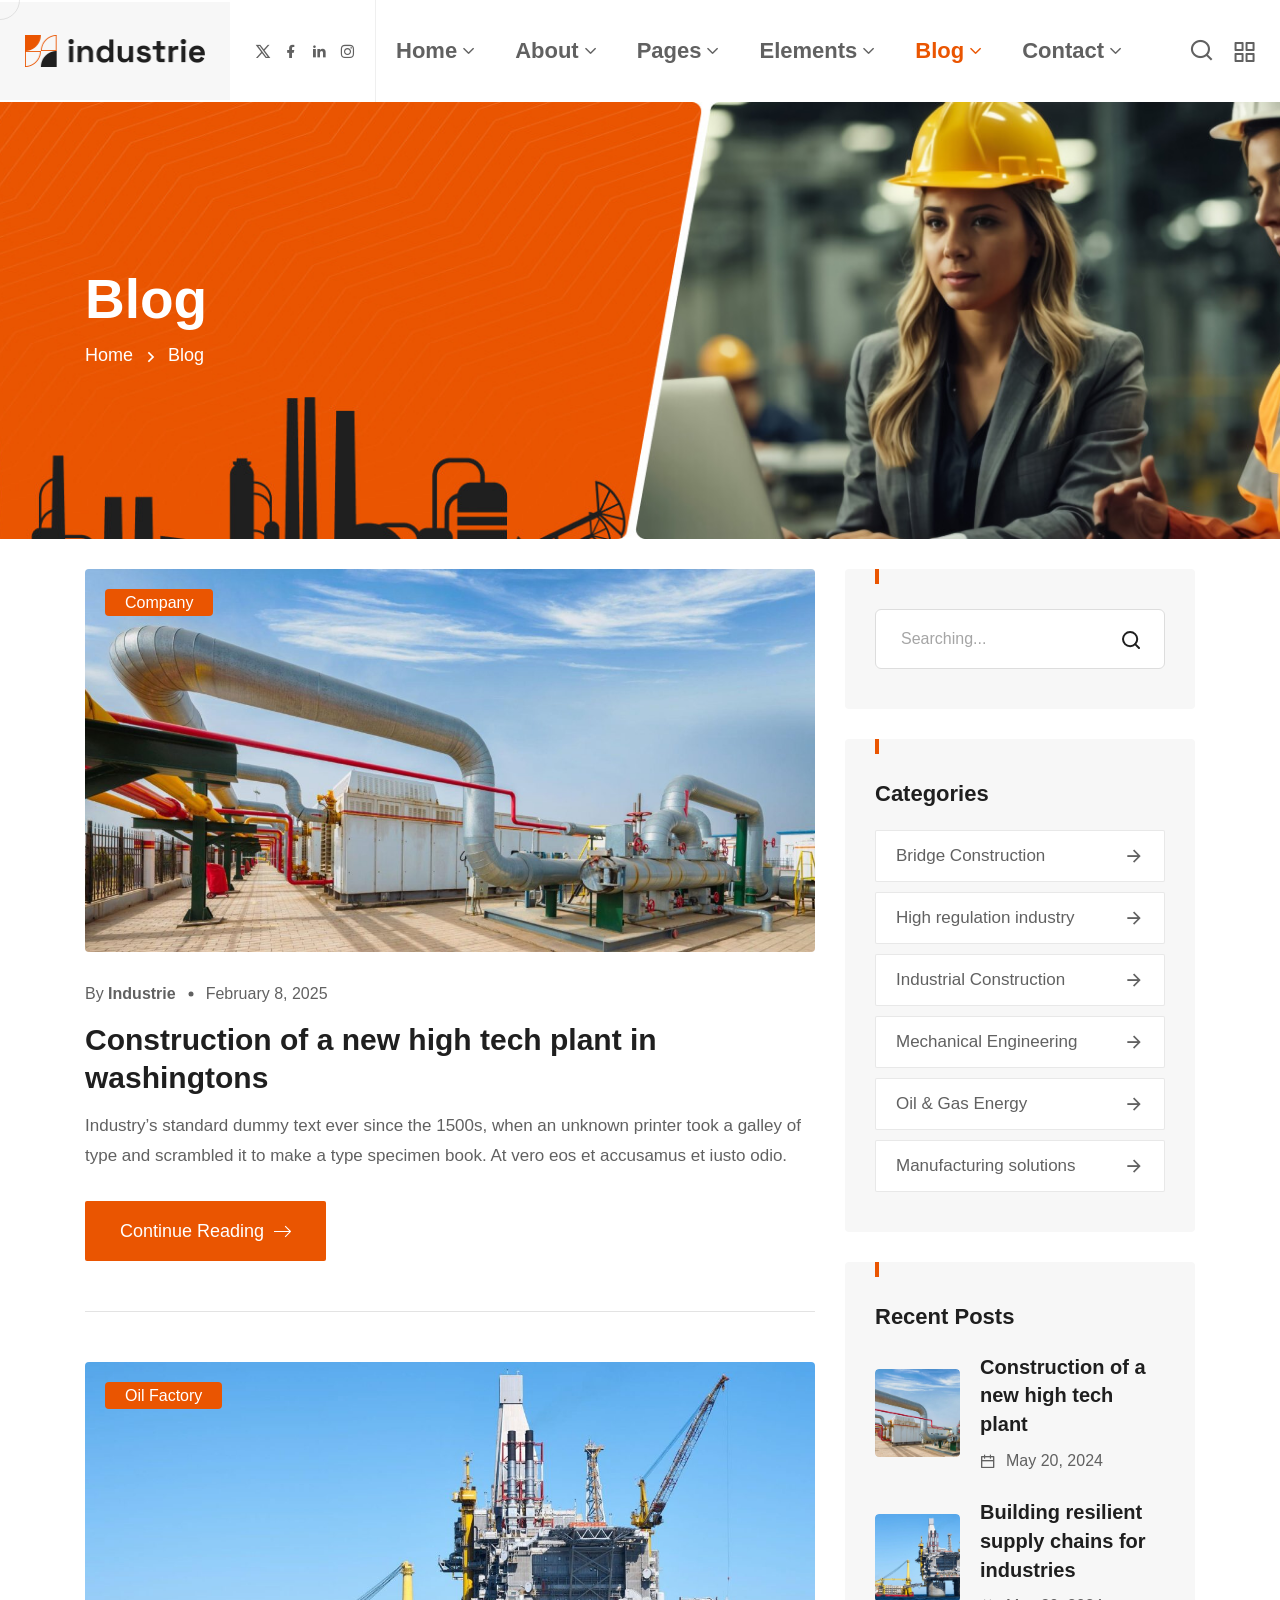
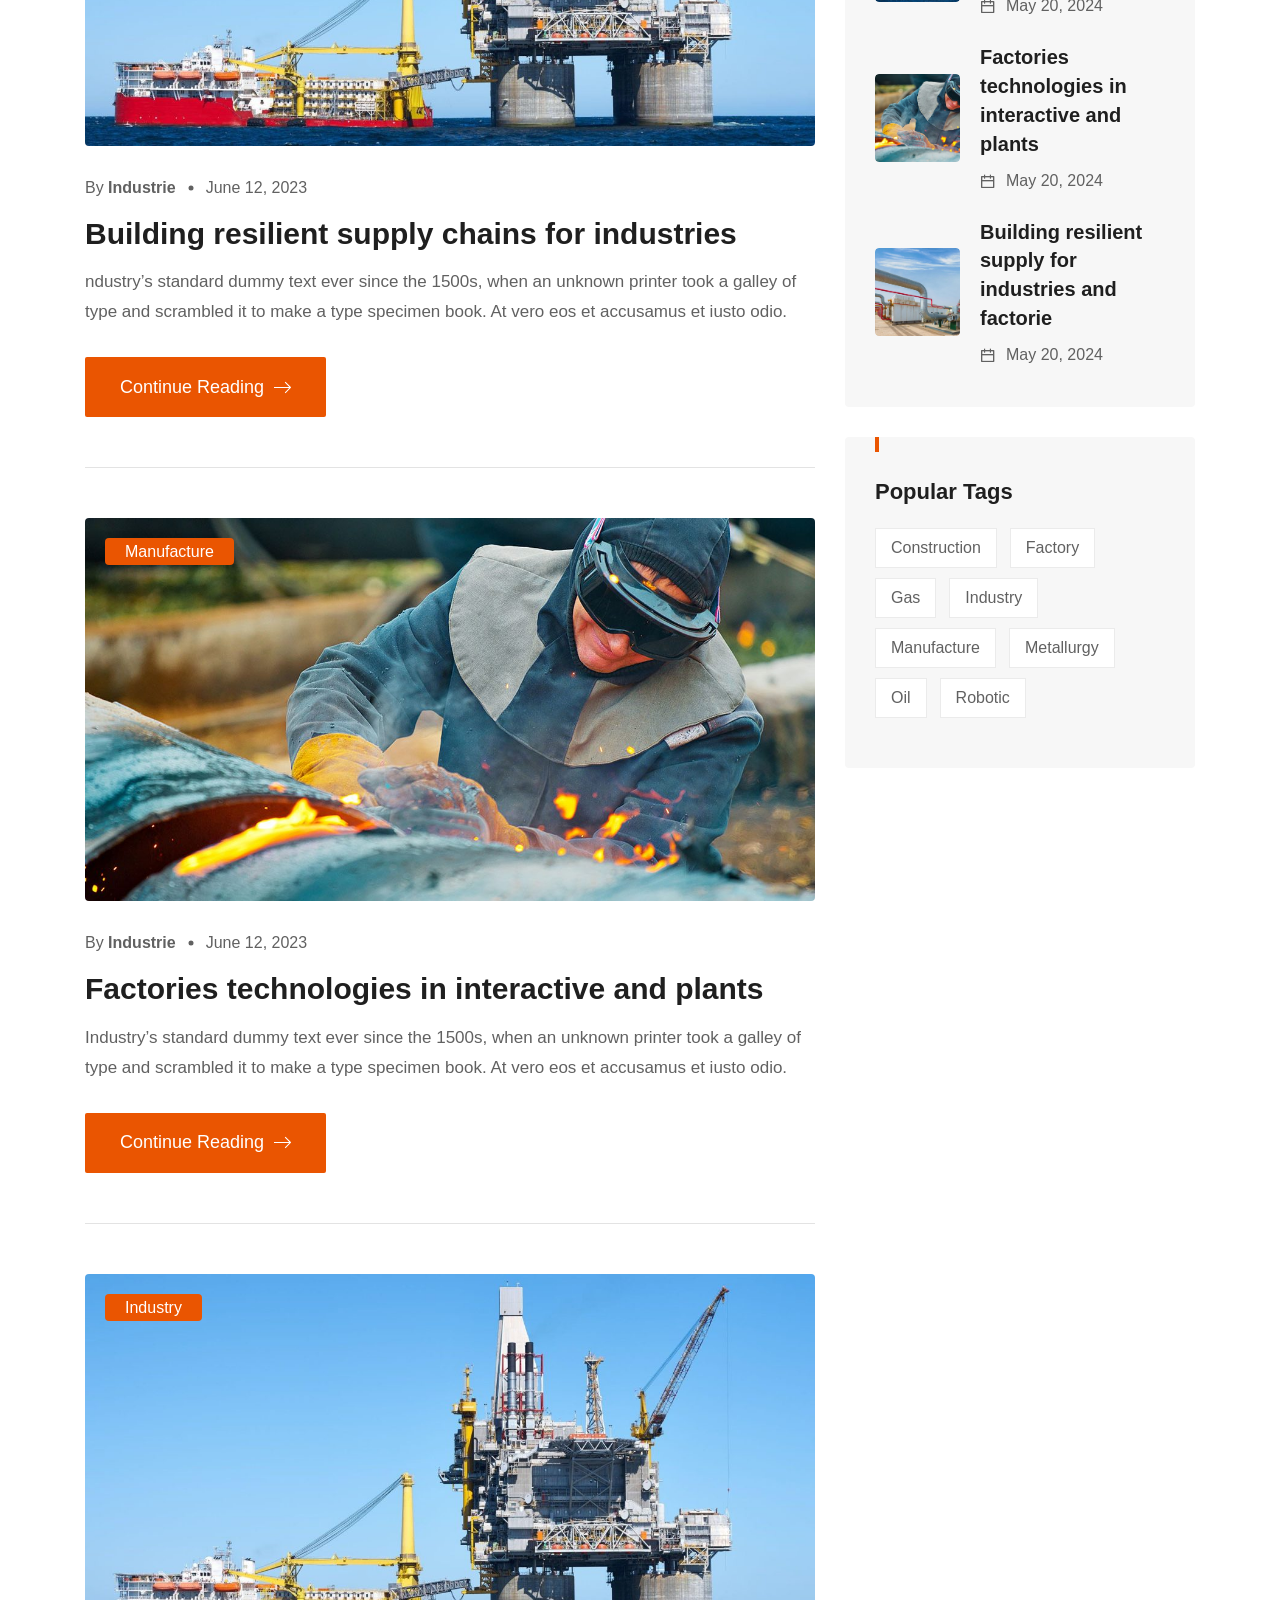
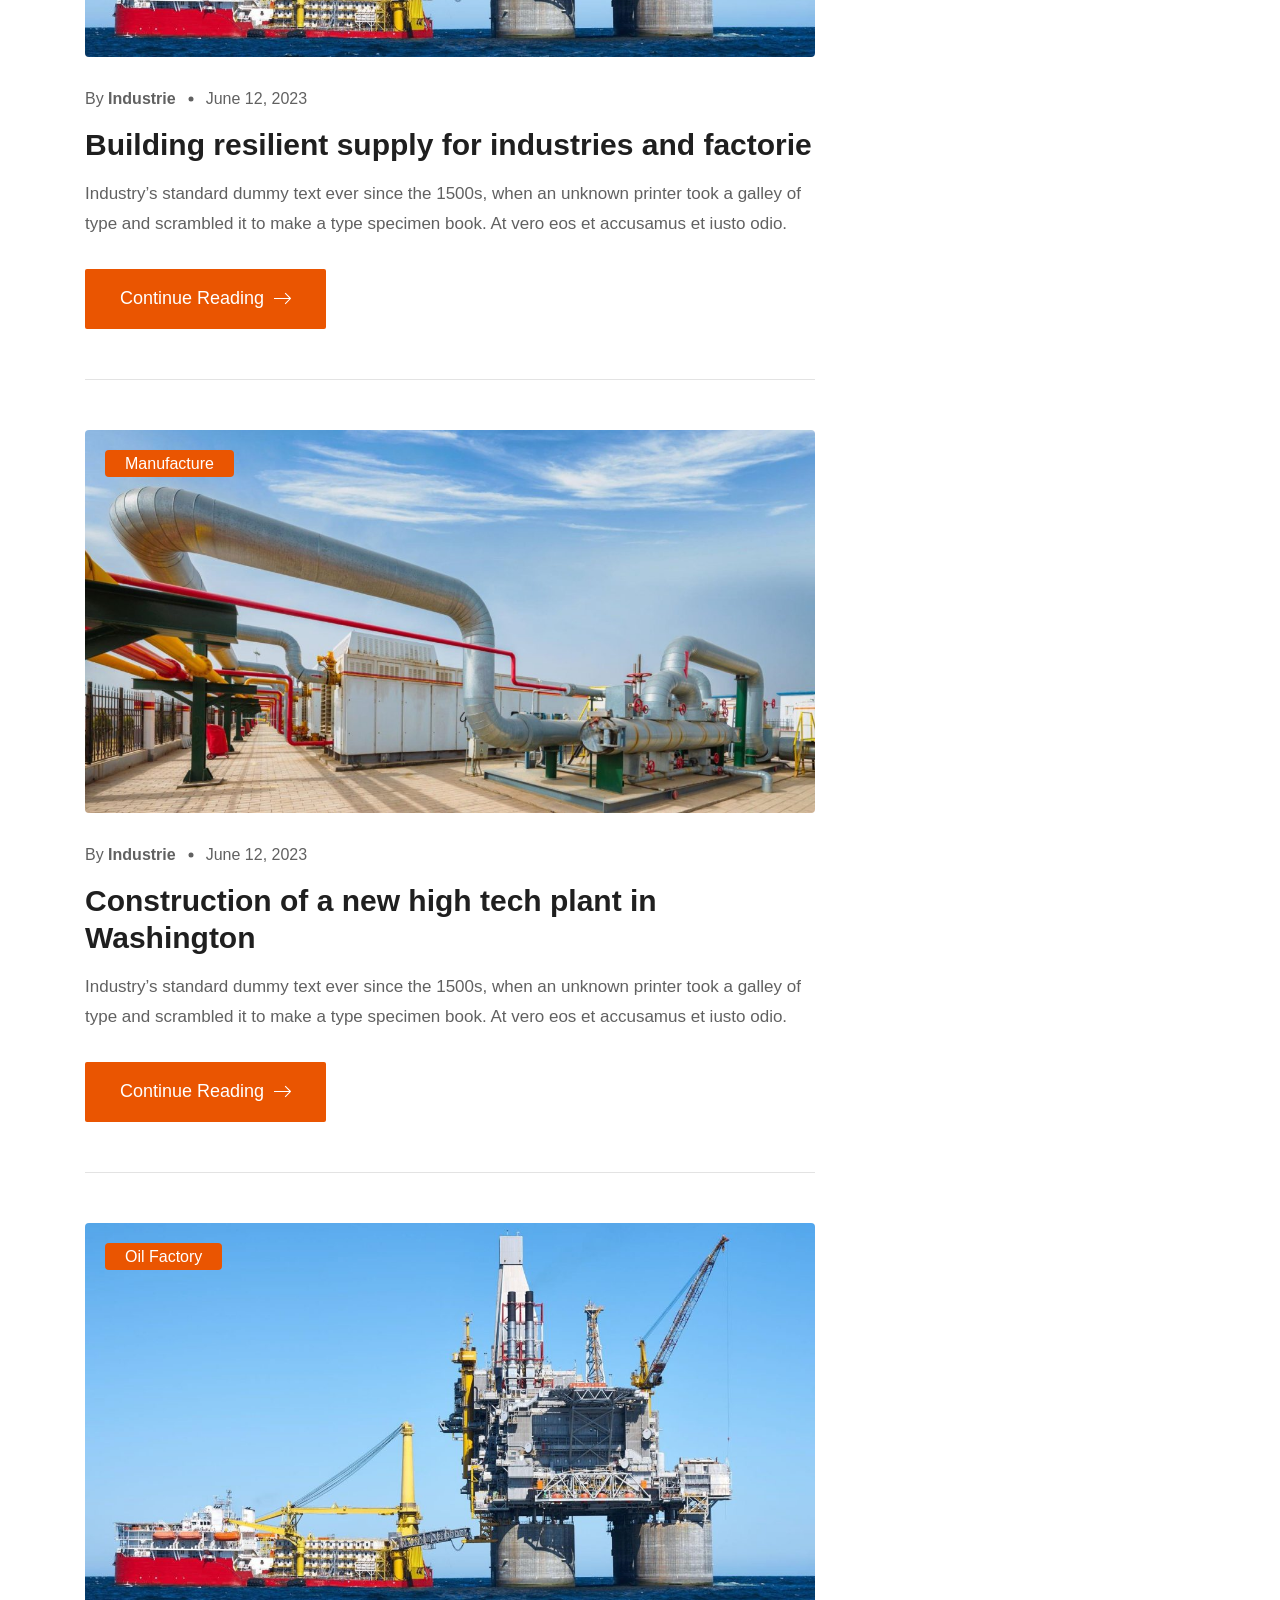
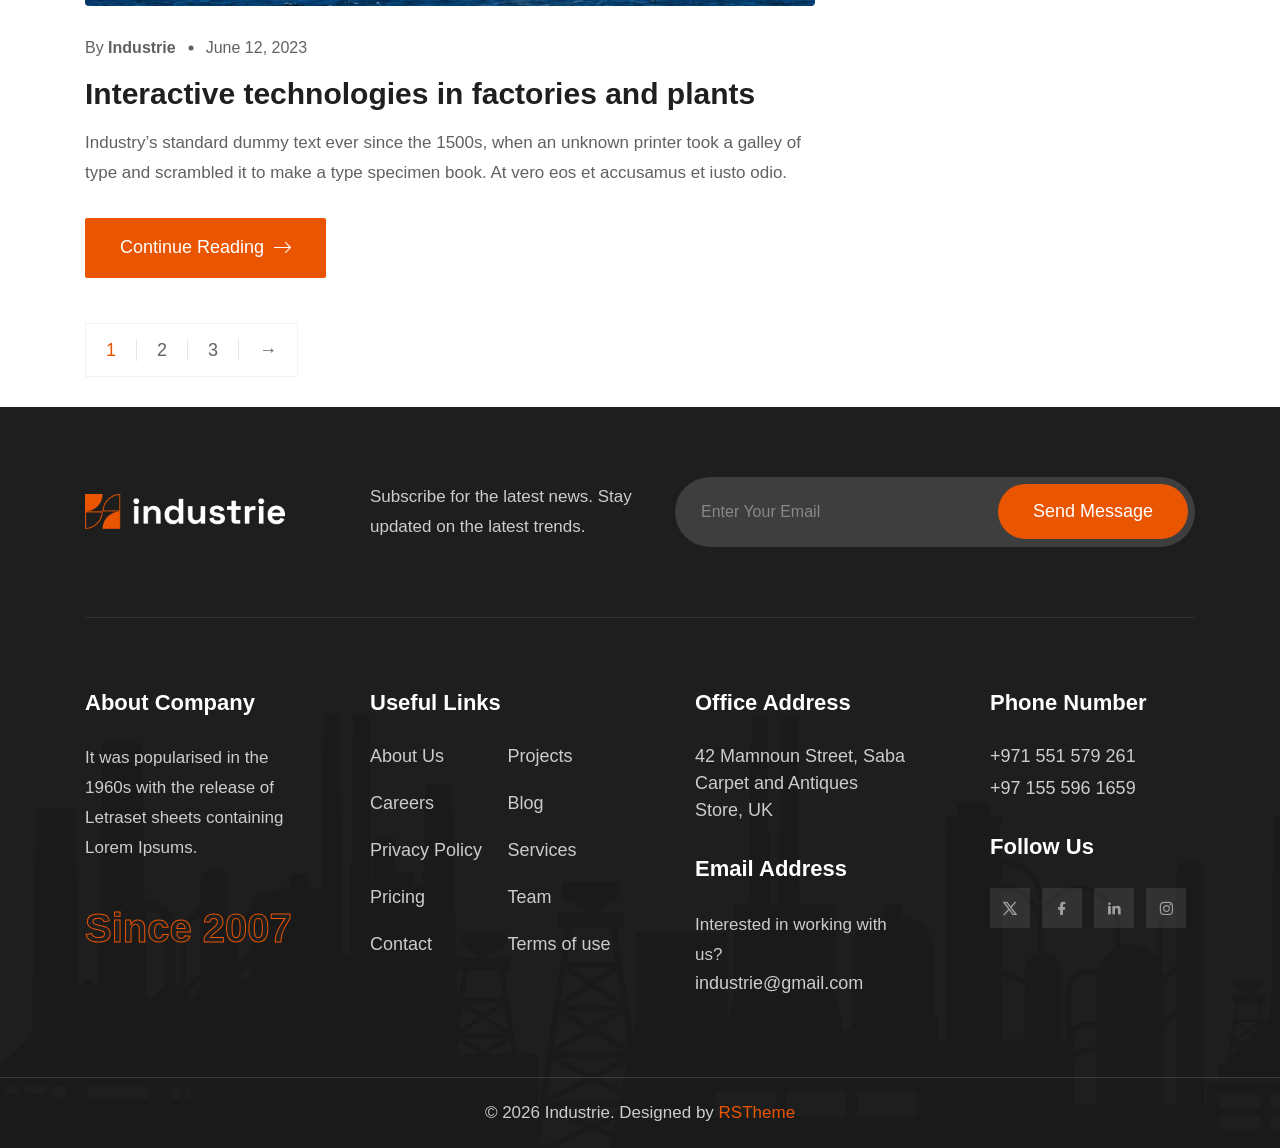
<file: blog.html>
<!doctype html>
<html class="no-js" lang="zxx">


<!-- Mirrored from industrie.rstheme.com/html/blog.html by HTTrack Website Copier/3.x [XR&CO'2014], Mon, 28 Jul 2025 06:28:53 GMT -->
<head>
    <meta charset="utf-8">
    <meta http-equiv="x-ua-compatible" content="ie=edge">
    <title>Blog || HTML Template</title>
    <meta name="description" content="">
    <meta name="viewport" content="width=device-width, initial-scale=1">
    <!-- Place favicon.ico in the root directory -->
    <link rel="shortcut icon" type="image/x-icon" href="assets/images/favicon.png">
    <!-- CSS here -->
    <link rel="stylesheet" href="assets/css/vendor/bootstrap.min.css">
    <link rel="stylesheet" href="assets/css/vendor/animate.min.css">
    <link rel="stylesheet" href="assets/css/plugins/swiper.min.css">
    <link rel="stylesheet" href="assets/css/plugins/nice-select.css">
    <link rel="stylesheet" href="assets/css/plugins/nouislider.min.css">
    <link rel="stylesheet" href="assets/css/vendor/magnific-popup.css">
    <link rel="stylesheet" href="assets/css/vendor/odometer.min.css">
    <link rel="stylesheet" href="assets/css/vendor/fontawesome-pro.css">
    <link rel="stylesheet" href="assets/css/vendor/spacing.css">
    <link rel="stylesheet" href="assets/css/vendor/remixicon.css">
    <link rel="stylesheet" href="assets/css/main.css">
</head>

<body class="rs-smoother-yes rtl">

    <!-- preloader start -->
    <div id="pre-load">
        <div id="loader" class="loader">
            <div class="loader-container">
                <div class="loader-icon"><img src="assets/images/favicon.png" alt=""></div>
            </div>
        </div>
    </div>
    <!-- preloader end -->

    <!-- preloader start -->

    <div id="rs-mouse">
        <div id="cursor-ball"></div>
    </div>

    <!-- preloader end -->

    <!-- Header area start -->
    <header>
        <div class="rs-header-area rs-header-one" id="header-sticky">
            <div class="container-fluid g-0">
                <div class="rs-header-inner">
                    <div class="rs-header-left">
                        <div class="rs-header-logo-wrapper">
                            <div class="rs-header-logo">
                                <a href="index.html"><img src="assets/images/logo/logo-orange.png" alt="logo"></a>
                            </div>
                        </div>
                    </div>
                    <div class="rs-header-menu">
                        <div class="rs-theme-social has-transparent has-orange">
                            <a href="#"><i class="ri-twitter-x-line"></i></a>
                            <a href="#"><i class="ri-facebook-fill"></i></a>
                            <a href="#"><i class="ri-linkedin-fill"></i></a>
                            <a href="#"><i class="ri-instagram-line"></i></a>
                        </div>
                        <nav id="mobile-menu" class="main-menu">
                            <ul class="multipage-menu">
                                <li class="menu-item-has-children">
                                    <a href="#">Home</a>
                                    <ul class="submenu last-children">
                                        <li class="menu-item-has-children has-arrow">
                                            <a href="#">Multipages</a>
                                            <ul class="submenu">
                                                <li><a href="index.html">Industry</a></li>
                                                <li><a href="red-engineering.html">Red Engineering</a></li>
                                                <li><a href="blue-construction.html">Blue Construction</a></li>
                                                <li><a href="metallurgy.html">Metallurgy</a></li>
                                                <li><a href="orange-construction.html">Orange construction</a></li>
                                                <li><a href="laboratory.html">Laboratory</a></li>
                                                <li><a href="renewable-energy.html">Renewable Energy</a></li>
                                                <li><a href="oil-gas.html">Oil & Gas</a></li>
                                                <li><a href="factory.html">Factory</a></li>
                                                <li><a href="robotic.html">Robotic</a></li>
                                                <li><a href="architecture.html">Architecture</a></li>
                                                <li><a href="manufacturing.html">Manufacturing</a></li>
                                            </ul>
                                        </li>
                                        <li class="menu-item-has-children has-arrow">
                                            <a href="javascript:void(0)">Onepages</a>
                                            <ul class="submenu">
                                                <li><a href="industrie-one-page.html">Industrie Onepage</a></li>
                                                <li><a href="red-engineering-one-page.html">Engineering Onepage</a></li>
                                                <li><a href="blue-construction-one-page.html">Blue Construct Onepage</a></li>
                                                <li><a href="metallurgy-one-page.html">Metallurgy Onepage</a></li>
                                                <li><a href="orange-construction-one-page.html">Construction Onepage</a></li>
                                                <li><a href="laboratory-one-page.html">Laboratory Onepage</a></li>
                                                <li><a href="renewable-energy-one-page.html"> Energy Onepage</a></li>
                                                <li><a href="oil-gas-one-page.html">Oil Gas Onepage</a></li>
                                                <li><a href="factory-one-page.html">Factory Onepage</a></li>
                                                <li><a href="robotic-one-page.html">Robotic Onepage</a></li>
                                                <li><a href="architecture-one-page.html">Architecture Onepage</a></li>
                                                <li><a href="manufacturing-one-page.html">Manufacturing Onepage</a></li>
                                            </ul>
                                        </li>
                                    </ul>
                                </li>
                                <!-- about menu -->
                                <li class="menu-item-has-children">
                                    <a href="about.html">About</a>
                                    <ul class="submenu last-children">
                                        <li>
                                            <a href="about.html">About Us 01</a>
                                        </li>
                                        <li>
                                            <a href="about-two.html">About Us 02</a>
                                        </li>
                                    </ul>
                                </li>
                                <!-- page menu -->
                                <li class="menu-item-has-children">
                                    <a href="javascript:void(0)">Pages</a>
                                    <ul class="submenu last-children">
                                        <li class=" has-arrow">
                                            <a href="javascript:void(0)">Services</a>
                                            <ul class="submenu">
                                                <li><a href="services.html">Services</a></li>
                                                <li><a href="services-details.html">Services Details</a></li>
                                            </ul>
                                        </li>
                                        <li class=" has-arrow">
                                            <a href="javascript:void(0)">Team</a>
                                            <ul class="submenu">
                                                <li><a href="team.html">Team</a></li>
                                                <li><a href="team-details.html">Team Details</a></li>
                                            </ul>
                                        </li>
                                        <li class=" has-arrow">
                                            <a href="javascript:void(0)">Project</a>
                                            <ul class="submenu">
                                                <li><a href="portfolio.html">Project</a></li>
                                                <li><a href="portfolio-details.html">Project Details</a></li>
                                            </ul>
                                        </li>
                                        <li>
                                            <a href="pricing.html">Pricing Plan</a>
                                        </li>
                                        <li class=" has-arrow">
                                            <a href="shop.html">Shop</a>
                                            <ul class="submenu">
                                                <li><a href="shop.html">Product</a></li>
                                                <li><a href="shop-details.html">Product Details</a></li>
                                                <li><a href="checkout.html">Checkout</a></li>
                                                <li><a href="cart.html">Cart</a></li>
                                            </ul>
                                        </li>
                                        <li>
                                            <a href="faq.html">Faq</a>
                                        </li>
                                        <li>
                                            <a href="appointment.html">Appointment</a>
                                        </li>
                                    </ul>
                                </li>
                                <!-- elements menu -->
                                <li class="has-mega-menu menu-item-has-children">
                                    <a href="javascript:void(0)">Elements</a>
                                    <ul class="mega-menu mega-grid">
                                        <li>
                                            <a href="#" class="title">Elements Layout</a>
                                            <ul>
                                                <li><a href="elements-features.html">Features</a></li>
                                                <li><a href="elements-advance-tab.html">Advance Tab</a></li>
                                                <li><a href="elements-work-process.html">Work Process</a></li>
                                                <li><a href="elements-counter.html">Counter</a></li>
                                                <li><a href="elements-gsap.html">GSAP</a></li>
                                            </ul>
                                        </li>
                                        <li>
                                            <a href="#" class="title">Elements Layout</a>
                                            <ul>
                                                <li><a href="elements-services.html">Services Box</a></li>
                                                <li><a href="elements-team.html">Team</a></li>
                                                <li><a href="elements-pricing.html">Pricing</a></li>
                                                <li><a href="elements-portfolio.html">Project</a></li>
                                                <li><a href="#">Coming Soon</a></li>
                                            </ul>
                                        </li>
                                        <li>
                                            <a href="#" class="title">Elements Layout</a>
                                            <ul>
                                                <li><a href="elements-services-tab.html">Services Tab</a></li>
                                                <li><a href="elements-testimonial.html">Testimonials</a></li>
                                                <li><a href="elements-brand.html">Partner Logo</a></li>
                                                <li><a href="elements-blog.html">Blog</a></li>
                                                <li><a href="#">Coming Soon</a></li>
                                            </ul>
                                        </li>
                                    </ul>
                                </li>

                                <li class="menu-item-has-children">
                                    <a href="javascript:void(0)">Blog</a>
                                    <ul class="submenu last-children">
                                        <li>
                                            <a href="blog.html">Blog</a>
                                        </li>
                                        <li>
                                            <a href="blog-details.html">Blog Details</a>
                                        </li>
                                    </ul>
                                </li>
                                <li class="menu-item-has-children">
                                    <a href="contact.html">Contact</a>
                                    <ul class="submenu last-children">
                                        <li>
                                            <a href="contact.html">Contact 01</a>
                                        </li>
                                        <li>
                                            <a href="contact-two.html">Contact 02</a>
                                        </li>
                                    </ul>
                                </li>
                            </ul>
                        </nav>
                    </div>
                    <div class="rs-header-right">
                        <!-- search area start -->
                        <div class="rs-header-search-wrapper">
                            <div class="rs-header-search-icon">
                                <i class="ri-close-fill has-close"></i>
                                <i class="ri-search-line has-search"></i>
                            </div>
                            <form class="rs-header-search-inner rs-stickys-form" action="#">
                                <div class="rs-header-search">
                                    <input type="text" placeholder="Searching...">
                                    <button type="submit"><i class="ri-search-line"></i></button>
                                </div>
                            </form>
                        </div>
                        <!-- search area end -->
                        <div class="rs-header-btn">
                            <a class="rs-btn has-theme-orange has-icon has-bg" href="contact.html">Get In Touch
                                <span class="icon-box">
                                <svg class="icon-first" xmlns="http://www.w3.org/2000/svg" viewBox="0 0 32 32">
                                    <path
                                        d="M31.71,15.29l-10-10L20.29,6.71,28.59,15H0v2H28.59l-8.29,8.29,1.41,1.41,10-10A1,1,0,0,0,31.71,15.29Z">
                                    </path>
                                </svg>
                                <svg class="icon-second" xmlns="http://www.w3.org/2000/svg" viewBox="0 0 32 32">
                                    <path
                                        d="M31.71,15.29l-10-10L20.29,6.71,28.59,15H0v2H28.59l-8.29,8.29,1.41,1.41,10-10A1,1,0,0,0,31.71,15.29Z">
                                    </path>
                                </svg>
                            </span>
                            </a>
                        </div>
                        <div class="rs-header-hamburger">
                            <div class="sidebar-toggle">
                                <a class="bar-icon" href="javascript:void(0)">
                                    <svg xmlns="http://www.w3.org/2000/svg" width="21" height="20" viewBox="0 0 21 20" fill="none">
                                        <path d="M8.55566 11H1.55566C1.29045 11 1.03609 11.1054 0.848557 11.2929C0.661021 11.4804 0.555664 11.7348 0.555664 12V19C0.555664 19.2652 0.661021 19.5196 0.848557 19.7071C1.03609 19.8946 1.29045 20 1.55566 20H8.55566C8.82088 20 9.07523 19.8946 9.26277 19.7071C9.45031 19.5196 9.55566 19.2652 9.55566 19V12C9.55566 11.7348 9.45031 11.4804 9.26277 11.2929C9.07523 11.1054 8.82088 11 8.55566 11ZM7.55566 18H2.55566V13H7.55566V18ZM19.5557 0H12.5557C12.2904 0 12.0361 0.105357 11.8486 0.292893C11.661 0.48043 11.5557 0.734784 11.5557 1V8C11.5557 8.26522 11.661 8.51957 11.8486 8.70711C12.0361 8.89464 12.2904 9 12.5557 9H19.5557C19.8209 9 20.0752 8.89464 20.2628 8.70711C20.4503 8.51957 20.5557 8.26522 20.5557 8V1C20.5557 0.734784 20.4503 0.48043 20.2628 0.292893C20.0752 0.105357 19.8209 0 19.5557 0ZM18.5557 7H13.5557V2H18.5557V7ZM19.5557 11H12.5557C12.2904 11 12.0361 11.1054 11.8486 11.2929C11.661 11.4804 11.5557 11.7348 11.5557 12V19C11.5557 19.2652 11.661 19.5196 11.8486 19.7071C12.0361 19.8946 12.2904 20 12.5557 20H19.5557C19.8209 20 20.0752 19.8946 20.2628 19.7071C20.4503 19.5196 20.5557 19.2652 20.5557 19V12C20.5557 11.7348 20.4503 11.4804 20.2628 11.2929C20.0752 11.1054 19.8209 11 19.5557 11ZM18.5557 18H13.5557V13H18.5557V18ZM8.55566 0H1.55566C1.29045 0 1.03609 0.105357 0.848557 0.292893C0.661021 0.48043 0.555664 0.734784 0.555664 1V8C0.555664 8.26522 0.661021 8.51957 0.848557 8.70711C1.03609 8.89464 1.29045 9 1.55566 9H8.55566C8.82088 9 9.07523 8.89464 9.26277 8.70711C9.45031 8.51957 9.55566 8.26522 9.55566 8V1C9.55566 0.734784 9.45031 0.48043 9.26277 0.292893C9.07523 0.105357 8.82088 0 8.55566 0ZM7.55566 7H2.55566V2H7.55566V7Z" fill="#616161"></path>
                                    </svg>
                                </a>
                            </div>
                        </div>
                    </div>
                </div>
            </div>
        </div>
    </header>
    <!-- Header area end -->

    <!-- Offcanvas area start -->
    <div class="fix">
        <div class="offcanvas-area" data-lenis-prevent>
            <div class="offcanvas-wrapper">
                <div class="offcanvas-content">
                    <div class="offcanvas-top d-flex justify-content-between align-items-center mb-20">
                        <div class="offcanvas-logo">
                            <a class="logo-black" href="index.html"><img src="assets/images/logo/logo-orange.png" alt="logo"></a>
                        </div>
                        <div class="offcanvas-close">
                            <button class="offcanvas-close-icon animation--flip">
                                <span class="offcanvas-m-lines">
                                <span class="offcanvas-m-line line--1"></span><span
                                    class="offcanvas-m-line line--2"></span><span
                                    class="offcanvas-m-line line--3"></span>
                                </span>
                            </button>
                        </div>
                    </div>
                    <div class="offcanvas-about mb-30 d-none d-sm-block">
                        <p> Industrie is a modern factory website. specifically designed for who need construction,
                            firms, oil, architecture and any other small business.
                        </p>
                    </div>
                    <div class="offcanvas-gallery d-none d-sm-block">
                        <div class="offcanvas-gallery-thumb-wrapper">
                            <div class="offcanvas-popup-thumb">
                                <a class="popup-image" href="assets/images/gallery/gallery-thumb-01.png">
                                    <img src="assets/images/gallery/gallery-thumb-01.png" alt="image">
                                </a>
                            </div>
                            <div class="offcanvas-popup-thumb">
                                <a class="popup-image" href="assets/images/gallery/gallery-thumb-02.png">
                                    <img src="assets/images/gallery/gallery-thumb-02.png" alt="image">
                                </a>
                            </div>
                            <div class="offcanvas-popup-thumb">
                                <a class="popup-image" href="assets/images/gallery/gallery-thumb-03.png">
                                    <img src="assets/images/gallery/gallery-thumb-03.png" alt="image">
                                </a>
                            </div>
                            <div class="offcanvas-popup-thumb">
                                <a class="popup-image" href="assets/images/gallery/gallery-thumb-04.png">
                                    <img src="assets/images/gallery/gallery-thumb-04.png" alt="image">
                                </a>
                            </div>
                            <div class="offcanvas-popup-thumb">
                                <a class="popup-image" href="assets/images/gallery/gallery-thumb-05.png">
                                    <img src="assets/images/gallery/gallery-thumb-05.png" alt="image">
                                </a>
                            </div>
                            <div class="offcanvas-popup-thumb">
                                <a class="popup-image" href="assets/images/gallery/gallery-thumb-01.png">
                                    <img src="assets/images/gallery/gallery-thumb-01.png" alt="image">
                                </a>
                            </div>
                        </div>
                    </div>
                    <div class="mobile-menu">
                        <div class="rs-offcanvas-menu mb-25">
                            <nav></nav>
                        </div>
                    </div>
                    <div class="offcanvas-contact mb-30">
                        <h4 class="offcanvas-title-meta">Contact Info</h4>
                        <ul>
                            <li class="d-flex align-items-center gap-15">
                                <div class="offcanvas-contact-icon">
                                    <svg xmlns="http://www.w3.org/2000/svg" width="14" height="18" viewBox="0 0 14 18" fill="none">
                                        <path d="M11.8768 9.68475C11.3059 10.835 10.5331 11.9818 9.74128 13.0109C8.95198 14.0368 8.15999 14.9249 7.5643 15.5572C7.48514 15.6412 7.40956 15.7206 7.33802 15.7951C7.26648 15.7206 7.1909 15.6412 7.11174 15.5572C6.51605 14.9249 5.72406 14.0368 4.93476 13.0109C4.14299 11.9818 3.37019 10.835 2.79925 9.68475C2.22242 8.52266 1.89032 7.43373 1.89032 6.5C1.89032 3.50846 4.32934 1.08333 7.33802 1.08333C10.3467 1.08333 12.7857 3.50846 12.7857 6.5C12.7857 7.43373 12.4536 8.52266 11.8768 9.68475ZM7.33802 17.3333C7.33802 17.3333 13.8753 11.1732 13.8753 6.5C13.8753 2.91015 10.9484 0 7.33802 0C3.7276 0 0.800781 2.91015 0.800781 6.5C0.800781 11.1732 7.33802 17.3333 7.33802 17.3333Z" fill="#6D6D6D"></path>
                                        <path d="M7.33802 8.66667C6.13455 8.66667 5.15894 7.69662 5.15894 6.5C5.15894 5.30338 6.13455 4.33333 7.33802 4.33333C8.54149 4.33333 9.5171 5.30338 9.5171 6.5C9.5171 7.69662 8.54149 8.66667 7.33802 8.66667ZM7.33802 9.75C9.14323 9.75 10.6066 8.29492 10.6066 6.5C10.6066 4.70507 9.14323 3.25 7.33802 3.25C5.53281 3.25 4.0694 4.70507 4.0694 6.5C4.0694 8.29492 5.53281 9.75 7.33802 9.75Z" fill="#6D6D6D"></path>
                                    </svg>
                                </div>
                                <div class="offcanvas-contact-text">
                                    <a href="#"> 2096 New Market, New Road <br>
                                    North Carolina, USA </a>
                                </div>
                            </li>
                            <li class="d-flex align-items-center gap-15">
                                <div class="offcanvas-contact-icon">
                                    <svg xmlns="http://www.w3.org/2000/svg" width="16" height="16" viewBox="0 0 16 16" fill="none">
                                        <path d="M3.65387 1.32849C3.40343 1.00649 2.92745 0.976861 2.639 1.26531L1.60508 2.29923C1.1216 2.78271 0.94387 3.46766 1.1551 4.06847C2.00338 6.48124 3.39215 8.74671 5.32272 10.6773C7.25329 12.6078 9.51876 13.9966 11.9315 14.8449C12.5323 15.0561 13.2173 14.8784 13.7008 14.3949L14.7347 13.361C15.0231 13.0726 14.9935 12.5966 14.6715 12.3461L12.3653 10.5524C12.2008 10.4245 11.9866 10.3793 11.7845 10.4298L9.59541 10.9771C9.00082 11.1257 8.37183 10.9515 7.93845 10.5181L5.48187 8.06155C5.04849 7.62817 4.87427 6.99919 5.02292 6.40459L5.57019 4.21553C5.62073 4.01336 5.57552 3.79918 5.44758 3.63468L3.65387 1.32849ZM1.88477 0.511076C2.62689 -0.231039 3.8515 -0.154797 4.49583 0.673634L6.28954 2.97983C6.6187 3.40304 6.73502 3.95409 6.60498 4.47423L6.05772 6.66329C5.99994 6.8944 6.06766 7.13888 6.2361 7.30732L8.69268 9.7639C8.86113 9.93235 9.1056 10.0001 9.33671 9.94229L11.5258 9.39502C12.0459 9.26499 12.597 9.3813 13.0202 9.71047L15.3264 11.5042C16.1548 12.1485 16.231 13.3731 15.4889 14.1152L14.455 15.1492C13.7153 15.8889 12.6089 16.2137 11.5778 15.8512C9.01754 14.9511 6.61438 13.4774 4.56849 11.4315C2.5226 9.38562 1.04895 6.98246 0.148838 4.42225C-0.213682 3.39112 0.11113 2.28472 0.85085 1.545L1.88477 0.511076Z" fill="#6D6D6D"></path>
                                        <path d="M11 0.5C11 0.223858 11.2239 0 11.5 0H15.5C15.7761 0 16 0.223858 16 0.5V4.5C16 4.77614 15.7761 5 15.5 5C15.2239 5 15 4.77614 15 4.5V1.70711L10.8536 5.85355C10.6583 6.04882 10.3417 6.04882 10.1464 5.85355C9.95118 5.65829 9.95118 5.34171 10.1464 5.14645L14.2929 1H11.5C11.2239 1 11 0.776142 11 0.5Z" fill="#6D6D6D"></path>
                                    </svg>
                                </div>
                                <div class="offcanvas-contact-text">
                                    <a href="tel:+12346691234"> +123-4669-1234 </a>
                                </div>
                            </li>
                            <li class="d-flex align-items-center gap-15">
                                <div class="offcanvas-contact-icon">
                                    <svg xmlns="http://www.w3.org/2000/svg" width="16" height="16" viewBox="0 0 16 16" fill="none">
                                        <path d="M2 2C0.895431 2 0 2.89543 0 4V12L2.58386e-05 12.0103C0.00555998 13.1101 0.898859 14 2 14H7.5C7.77614 14 8 13.7761 8 13.5C8 13.2239 7.77614 13 7.5 13H2C1.53715 13 1.14774 12.6855 1.03376 12.2586L6.67417 8.7876L8 9.5831L15 5.3831V8.5C15 8.77614 15.2239 9 15.5 9C15.7761 9 16 8.77614 16 8.5V4C16 2.89543 15.1046 2 14 2H2ZM5.70808 8.20794L1 11.1052V5.3831L5.70808 8.20794ZM1 4.2169V4C1 3.44772 1.44772 3 2 3H14C14.5523 3 15 3.44772 15 4V4.2169L8 8.4169L1 4.2169Z" fill="#6D6D6D"></path>
                                        <path d="M14.2467 14.2686C15.2567 14.2686 15.8339 13.4116 15.8339 12.2442V12.0344C15.8339 10.4297 14.6402 9 12.5197 9H12.4847C10.421 9 9 10.3598 9 12.4322V12.6465C9 14.8195 10.4385 16 12.3579 16H12.4016C12.9963 16 13.4204 15.9257 13.639 15.8251V15.0949C13.3941 15.2042 12.9656 15.2742 12.4585 15.2742H12.4147C11.0812 15.2742 9.84385 14.4872 9.84385 12.6202V12.4628C9.84385 10.8057 10.9019 9.73891 12.4847 9.73891H12.524C14.0587 9.73891 15.0075 10.7883 15.0075 12.065V12.183C15.0075 13.158 14.6839 13.5734 14.3691 13.5734C14.1374 13.5734 13.9582 13.4247 13.9582 13.1537V10.9631H13.0531V11.5315H13.0225C12.9394 11.2342 12.6552 10.9019 12.0693 10.9019C11.2911 10.9019 10.8101 11.4572 10.8101 12.3011V12.8301C10.8101 13.722 11.2998 14.2642 12.0693 14.2642C12.5415 14.2642 12.9656 14.0369 13.0837 13.6215H13.1274C13.2455 14.0412 13.7439 14.2686 14.2467 14.2686ZM11.7939 12.6814V12.4541C11.7939 11.9076 12.0212 11.6627 12.3666 11.6627C12.664 11.6627 12.9394 11.8551 12.9394 12.371V12.7383C12.9394 13.3111 12.6858 13.4816 12.3754 13.4816C12.0212 13.4816 11.7939 13.2673 11.7939 12.6814Z" fill="#6D6D6D"></path>
                                    </svg>
                                </div>
                                <div class="offcanvas-contact-text">
                                    <a href="mailto:info@gmail.com">info@gmail.com</a>
                                </div>
                            </li>
                        </ul>
                    </div>
                    <div class="offcanvas-social">
                        <h4 class="offcanvas-title-meta">Subscribe & Follow</h4>
                        <ul>
                            <li><a href="#"><i class="fab fa-facebook-f"></i></a></li>
                            <li><a href="#"><i class="fab fa-twitter"></i></a></li>
                            <li><a href="#"><i class="fab fa-youtube"></i></a></li>
                            <li><a href="#"><i class="fab fa-linkedin"></i></a></li>
                        </ul>
                    </div>
                </div>
            </div>
        </div>
    </div>
    <div class="offcanvas-overlay"></div>
    <div class="offcanvas-overlay-white"></div>
    <!-- Offcanvas area start -->

    <!-- Body main wrapper start -->
    <main>

        <!-- breadcrumb area start -->
        <section class="rs-breadcrumb-area rs-breadcrumb-one p-relative">
            <div class="rs-breadcrumb-bg" data-background="assets/images/bg/breadcrumb-bg-01.png"></div>
            <div class="container">
                <div class="row">
                    <div class="col-xxl-6 col-xl-8 col-lg-8">
                        <div class="rs-breadcrumb-content-wrapper">
                            <div class="rs-breadcrumb-title-wrapper">
                                <h1 class="rs-breadcrumb-title">Blog</h1>
                            </div>
                            <div class="rs-breadcrumb-menu">
                                <nav>
                                    <ul>
                                        <li><span><a href="index.html">Home</a></span></li>
                                        <li><span>Blog</span></li>
                                    </ul>
                                </nav>
                            </div>
                        </div>
                    </div>
                </div>
            </div>
        </section>
        <!-- breadcrumb area end -->

        <!-- postbox area start -->
        <section class="rs-postbox-area section-space">
            <div class="container">
                <div class="row g-5">
                    <div class="col-xl-8 col-lg-8">
                        <div class="rs-postbox-wrapper">
                            <article class="rs-postbox-item">
                                <div class="rs-postbox-thumb">
                                    <a href="blog-details.html">
                                        <img src="assets/images/blog/post/blog-post-01.png" alt="image">
                                    </a>
                                    <div class="rs-postbox-tag">
                                        <a href="blog-details.html">Company</a>
                                    </div>
                                </div>
                                <div class="rs-postbox-content">
                                    <div class="rs-postbox-meta-list">
                                        <div class="rs-postbox-meta-item">
                                            <span class="rs-meta-text">By<a class="meta-author" href="blog-details.html">
                                       Industrie</a></span>
                                        </div>
                                        <div class="rs-postbox-meta-item">
                                            <span class="rs-postbox-meta-text"><a href="blog-details.html">February 8, 2025</a></span>
                                        </div>
                                    </div>
                                    <h3 class="rs-postbox-title">
                                        <a href="blog-details.html">Construction of a new high tech plant in washingtons </a>
                                    </h3>
                                    <div class="rs-postbox-text">
                                        <p>Industry’s standard dummy text ever since the 1500s, when an unknown printer took a galley of type and scrambled it to make a type specimen book. At vero eos et accusamus et iusto odio.</p>
                                    </div>
                                    <div class="rs-postbox-btn">
                                        <a class="rs-btn has-theme-orange has-icon has-bg" href="blog-details.html">Continue Reading
                                            <span class="icon-box">
                                    <svg class="icon-first" xmlns="http://www.w3.org/2000/svg" viewBox="0 0 32 32">
                                       <path
                                          d="M31.71,15.29l-10-10L20.29,6.71,28.59,15H0v2H28.59l-8.29,8.29,1.41,1.41,10-10A1,1,0,0,0,31.71,15.29Z">
                                       </path>
                                    </svg>
                                    <svg class="icon-second" xmlns="http://www.w3.org/2000/svg" viewBox="0 0 32 32">
                                       <path
                                          d="M31.71,15.29l-10-10L20.29,6.71,28.59,15H0v2H28.59l-8.29,8.29,1.41,1.41,10-10A1,1,0,0,0,31.71,15.29Z">
                                       </path>
                                    </svg>
                                 </span>
                                        </a>
                                    </div>
                                </div>
                            </article>
                            <article class="rs-postbox-item">
                                <div class="rs-postbox-thumb">
                                    <a href="blog-details.html">
                                        <img src="assets/images/blog/post/blog-post-02.png" alt="image">
                                    </a>
                                    <div class="rs-postbox-tag">
                                        <a href="blog-details.html">Oil Factory</a>
                                    </div>
                                </div>
                                <div class="rs-postbox-content">
                                    <div class="rs-postbox-meta-list">
                                        <div class="rs-postbox-meta-item has-separator">
                                            <span class="rs-meta-text">By<a class="meta-author" href="blog-details.html">
                                       Industrie</a></span>
                                        </div>
                                        <div class="rs-postbox-meta-item">
                                            <span class="rs-postbox-meta-text"><a href="blog-details.html">June 12,
                                       2023</a></span>
                                        </div>
                                    </div>
                                    <h3 class="rs-postbox-title">
                                        <a href="blog-details.html"> Building resilient supply chains for industries </a>
                                    </h3>
                                    <div class="rs-postbox-text">
                                        <p>ndustry’s standard dummy text ever since the 1500s, when an unknown printer took a galley of type and scrambled it to make a type specimen book. At vero eos et accusamus et iusto odio.</p>
                                    </div>
                                    <div class="rs-postbox-btn">
                                        <a class="rs-btn has-theme-orange has-icon has-bg" href="blog-details.html">Continue Reading
                                            <span class="icon-box">
                                    <svg class="icon-first" xmlns="http://www.w3.org/2000/svg" viewBox="0 0 32 32">
                                       <path
                                          d="M31.71,15.29l-10-10L20.29,6.71,28.59,15H0v2H28.59l-8.29,8.29,1.41,1.41,10-10A1,1,0,0,0,31.71,15.29Z">
                                       </path>
                                    </svg>
                                    <svg class="icon-second" xmlns="http://www.w3.org/2000/svg" viewBox="0 0 32 32">
                                       <path
                                          d="M31.71,15.29l-10-10L20.29,6.71,28.59,15H0v2H28.59l-8.29,8.29,1.41,1.41,10-10A1,1,0,0,0,31.71,15.29Z">
                                       </path>
                                    </svg>
                                 </span>
                                        </a>
                                    </div>
                                </div>
                            </article>
                            <article class="rs-postbox-item">
                                <div class="rs-postbox-thumb">
                                    <a href="blog-details.html">
                                        <img src="assets/images/blog/post/blog-post-03.png" alt="image">
                                    </a>
                                    <div class="rs-postbox-tag">
                                        <a href="blog-details.html">Manufacture</a>
                                    </div>
                                </div>
                                <div class="rs-postbox-content">
                                    <div class="rs-postbox-meta-list">
                                        <div class="rs-postbox-meta-item has-separator">
                                            <span class="rs-meta-text">By<a class="meta-author" href="blog-details.html">
                                       Industrie</a></span>
                                        </div>
                                        <div class="rs-postbox-meta-item">
                                            <span class="rs-postbox-meta-text"><a href="blog-details.html">June 12,
                                       2023</a></span>
                                        </div>
                                    </div>
                                    <h3 class="rs-postbox-title">
                                        <a href="blog-details.html">Factories technologies in interactive and plants </a>
                                    </h3>
                                    <div class="rs-postbox-text">
                                        <p>Industry’s standard dummy text ever since the 1500s, when an unknown printer took a galley of type and scrambled it to make a type specimen book. At vero eos et accusamus et iusto odio.</p>
                                    </div>
                                    <div class="rs-postbox-btn">
                                        <a class="rs-btn has-theme-orange has-icon has-bg" href="blog-details.html">Continue Reading
                                            <span class="icon-box">
                                    <svg class="icon-first" xmlns="http://www.w3.org/2000/svg" viewBox="0 0 32 32">
                                       <path
                                          d="M31.71,15.29l-10-10L20.29,6.71,28.59,15H0v2H28.59l-8.29,8.29,1.41,1.41,10-10A1,1,0,0,0,31.71,15.29Z">
                                       </path>
                                    </svg>
                                    <svg class="icon-second" xmlns="http://www.w3.org/2000/svg" viewBox="0 0 32 32">
                                       <path
                                          d="M31.71,15.29l-10-10L20.29,6.71,28.59,15H0v2H28.59l-8.29,8.29,1.41,1.41,10-10A1,1,0,0,0,31.71,15.29Z">
                                       </path>
                                    </svg>
                                 </span>
                                        </a>
                                    </div>
                                </div>
                            </article>
                            <article class="rs-postbox-item">
                                <div class="rs-postbox-thumb">
                                    <a href="blog-details.html">
                                        <img src="assets/images/blog/post/blog-post-04.png" alt="image">
                                    </a>
                                    <div class="rs-postbox-tag">
                                        <a href="blog-details.html">Industry</a>
                                    </div>
                                </div>
                                <div class="rs-postbox-content">
                                    <div class="rs-postbox-meta-list">
                                        <div class="rs-postbox-meta-item has-separator">
                                            <span class="rs-meta-text">By<a class="meta-author" href="blog-details.html">
                                       Industrie</a></span>
                                        </div>
                                        <div class="rs-postbox-meta-item">
                                            <span class="rs-postbox-meta-text"><a href="blog-details.html">June 12,
                                       2023</a></span>
                                        </div>
                                    </div>
                                    <h3 class="rs-postbox-title">
                                        <a href="blog-details.html">Building resilient supply for industries and factorie </a>
                                    </h3>
                                    <div class="rs-postbox-text">
                                        <p>Industry’s standard dummy text ever since the 1500s, when an unknown printer took a galley of type and scrambled it to make a type specimen book. At vero eos et accusamus et iusto odio.</p>
                                    </div>
                                    <div class="rs-postbox-btn">
                                        <a class="rs-btn has-theme-orange has-icon has-bg" href="blog-details.html">Continue Reading
                                            <span class="icon-box">
                                    <svg class="icon-first" xmlns="http://www.w3.org/2000/svg" viewBox="0 0 32 32">
                                       <path
                                          d="M31.71,15.29l-10-10L20.29,6.71,28.59,15H0v2H28.59l-8.29,8.29,1.41,1.41,10-10A1,1,0,0,0,31.71,15.29Z">
                                       </path>
                                    </svg>
                                    <svg class="icon-second" xmlns="http://www.w3.org/2000/svg" viewBox="0 0 32 32">
                                       <path
                                          d="M31.71,15.29l-10-10L20.29,6.71,28.59,15H0v2H28.59l-8.29,8.29,1.41,1.41,10-10A1,1,0,0,0,31.71,15.29Z">
                                       </path>
                                    </svg>
                                 </span>
                                        </a>
                                    </div>
                                </div>
                            </article>
                            <article class="rs-postbox-item">
                                <div class="rs-postbox-thumb">
                                    <a href="blog-details.html">
                                        <img src="assets/images/blog/post/blog-post-01.png" alt="image">
                                    </a>
                                    <div class="rs-postbox-tag">
                                        <a href="blog-details.html">Manufacture</a>
                                    </div>
                                </div>
                                <div class="rs-postbox-content">
                                    <div class="rs-postbox-meta-list">
                                        <div class="rs-postbox-meta-item has-separator">
                                            <span class="rs-meta-text">By<a class="meta-author" href="blog-details.html">
                                       Industrie</a></span>
                                        </div>
                                        <div class="rs-postbox-meta-item">
                                            <span class="rs-postbox-meta-text"><a href="blog-details.html">June 12,
                                       2023</a></span>
                                        </div>
                                    </div>
                                    <h3 class="rs-postbox-title">
                                        <a href="blog-details.html">Construction of a new high tech plant in Washington </a>
                                    </h3>
                                    <div class="rs-postbox-text">
                                        <p>Industry’s standard dummy text ever since the 1500s, when an unknown printer took a galley of type and scrambled it to make a type specimen book. At vero eos et accusamus et iusto odio.</p>
                                    </div>
                                    <div class="rs-postbox-btn">
                                        <a class="rs-btn has-theme-orange has-icon has-bg" href="blog-details.html">Continue Reading
                                            <span class="icon-box">
                                    <svg class="icon-first" xmlns="http://www.w3.org/2000/svg" viewBox="0 0 32 32">
                                       <path
                                          d="M31.71,15.29l-10-10L20.29,6.71,28.59,15H0v2H28.59l-8.29,8.29,1.41,1.41,10-10A1,1,0,0,0,31.71,15.29Z">
                                       </path>
                                    </svg>
                                    <svg class="icon-second" xmlns="http://www.w3.org/2000/svg" viewBox="0 0 32 32">
                                       <path
                                          d="M31.71,15.29l-10-10L20.29,6.71,28.59,15H0v2H28.59l-8.29,8.29,1.41,1.41,10-10A1,1,0,0,0,31.71,15.29Z">
                                       </path>
                                    </svg>
                                 </span>
                                        </a>
                                    </div>
                                </div>
                            </article>
                            <article class="rs-postbox-item">
                                <div class="rs-postbox-thumb">
                                    <a href="blog-details.html">
                                        <img src="assets/images/blog/post/blog-post-02.png" alt="image">
                                    </a>
                                    <div class="rs-postbox-tag">
                                        <a href="blog-details.html">Oil Factory</a>
                                    </div>
                                </div>
                                <div class="rs-postbox-content">
                                    <div class="rs-postbox-meta-list">
                                        <div class="rs-postbox-meta-item has-separator">
                                            <span class="rs-meta-text">By<a class="meta-author" href="blog-details.html">
                                       Industrie</a></span>
                                        </div>
                                        <div class="rs-postbox-meta-item">
                                            <span class="rs-postbox-meta-text"><a href="blog-details.html">June 12,
                                       2023</a></span>
                                        </div>
                                    </div>
                                    <h3 class="rs-postbox-title">
                                        <a href="blog-details.html">Interactive technologies in factories and plants </a>
                                    </h3>
                                    <div class="rs-postbox-text">
                                        <p>Industry’s standard dummy text ever since the 1500s, when an unknown printer took a galley of type and scrambled it to make a type specimen book. At vero eos et accusamus et iusto odio.</p>
                                    </div>
                                    <div class="rs-postbox-btn">
                                        <a class="rs-btn has-theme-orange has-icon has-bg" href="blog-details.html">Continue Reading
                                            <span class="icon-box">
                                    <svg class="icon-first" xmlns="http://www.w3.org/2000/svg" viewBox="0 0 32 32">
                                       <path
                                          d="M31.71,15.29l-10-10L20.29,6.71,28.59,15H0v2H28.59l-8.29,8.29,1.41,1.41,10-10A1,1,0,0,0,31.71,15.29Z">
                                       </path>
                                    </svg>
                                    <svg class="icon-second" xmlns="http://www.w3.org/2000/svg" viewBox="0 0 32 32">
                                       <path
                                          d="M31.71,15.29l-10-10L20.29,6.71,28.59,15H0v2H28.59l-8.29,8.29,1.41,1.41,10-10A1,1,0,0,0,31.71,15.29Z">
                                       </path>
                                    </svg>
                                 </span>
                                        </a>
                                    </div>
                                </div>
                            </article>
                        </div>
                    </div>
                    <div class="col-xl-4 col-lg-4">
                        <div class="rs-sidebar-wrapper rs-sidebar-sticky">
                            <div class="sidebar-widget mb-30">
                                <div class="sidebar-search">
                                    <form action="#">
                                        <div class="sidebar-search-input">
                                            <input type="text" placeholder="Searching...">
                                            <button type="submit">
                                                <svg width="18" height="18" viewBox="0 0 18 18" fill="none" xmlns="http://www.w3.org/2000/svg">
                                                    <path d="M8.11111 15.2222C12.0385 15.2222 15.2222 12.0385 15.2222 8.11111C15.2222 4.18375 12.0385 1 8.11111 1C4.18375 1 1 4.18375 1 8.11111C1 12.0385 4.18375 15.2222 8.11111 15.2222Z" stroke="currentColor" stroke-width="2" stroke-linecap="round" stroke-linejoin="round"></path>
                                                    <path d="M16.9995 17L13.1328 13.1333" stroke="currentColor" stroke-width="2" stroke-linecap="round" stroke-linejoin="round"></path>
                                                </svg>
                                            </button>
                                        </div>
                                    </form>
                                </div>
                            </div>
                            <div class="sidebar-widget widget-categories-two mb-30">
                                <h5 class="sidebar-widget-title">Categories</h5>
                                <div class="sidebar-widget-content">
                                    <div class="list">
                                        <ul>
                                            <li>
                                                <a href="#">
                                                    Bridge Construction
                                                    <i class="ri-arrow-right-line"></i></a>
                                            </li>
                                            <li>
                                                <a href="#">
                                                    High regulation industry
                                                    <i class="ri-arrow-right-line"></i></a>
                                            </li>
                                            <li>
                                                <a href="#">
                                                    Industrial Construction
                                                    <i class="ri-arrow-right-line"></i></a>
                                            </li>
                                            <li>
                                                <a href="#">
                                                    Mechanical Engineering
                                                    <i class="ri-arrow-right-line"></i></a>
                                            </li>
                                            <li>
                                                <a href="#">
                                                    Oil &amp; Gas Energy
                                                    <i class="ri-arrow-right-line"></i></a>
                                            </li>
                                            <li>
                                                <a href="#">
                                                    Manufacturing solutions
                                                    <i class="ri-arrow-right-line"></i></a>
                                            </li>
                                        </ul>
                                    </div>
                                </div>
                            </div>
                            <div class="sidebar-widget mb-30">
                                <h5 class="sidebar-widget-title">Recent Posts</h5>
                                <div class="sidebar-widget-content">
                                    <div class="sidebar-blog-item-wrapper">
                                        <div class="sidebar-blog-item">
                                            <div class="sidebar-blog-thumb">
                                                <a href="blog-details.html">
                                                    <img src="assets/images/blog/sidebar/blog-sm-01.png" alt="image">
                                                </a>
                                            </div>
                                            <div class="sidebar-blog-content">
                                                <h6 class="sidebar-blog-title">
                                                    <a href="blog-details.html"> Construction of a new high tech plant</a>
                                                </h6>
                                                <div class="sidebar-blog-meta">
                                                    <i class="ri-calendar-line"></i>
                                                    <span>May 20, 2024</span>
                                                </div>
                                            </div>
                                        </div>
                                        <div class="sidebar-blog-item">
                                            <div class="sidebar-blog-thumb">
                                                <a href="blog-details.html">
                                                    <img src="assets/images/blog/sidebar/blog-sm-02.png" alt="image">
                                                </a>
                                            </div>
                                            <div class="sidebar-blog-content">
                                                <h6 class="sidebar-blog-title">
                                                    <a href="blog-details.html">
                                                        Building resilient supply chains for industries </a>
                                                </h6>
                                                <div class="sidebar-blog-meta">
                                                    <i class="ri-calendar-line"></i>
                                                    <span>May 20, 2024</span>
                                                </div>
                                            </div>
                                        </div>
                                        <div class="sidebar-blog-item">
                                            <div class="sidebar-blog-thumb">
                                                <a href="blog-details.html">
                                                    <img src="assets/images/blog/sidebar/blog-sm-03.png" alt="image">
                                                </a>
                                            </div>
                                            <div class="sidebar-blog-content">
                                                <h6 class="sidebar-blog-title">
                                                    <a href="blog-details.html">
                                                        Factories technologies in interactive and plants </a>
                                                </h6>
                                                <div class="sidebar-blog-meta">
                                                    <i class="ri-calendar-line"></i>
                                                    <span>May 20, 2024</span>
                                                </div>
                                            </div>
                                        </div>
                                        <div class="sidebar-blog-item">
                                            <div class="sidebar-blog-thumb">
                                                <a href="blog-details.html">
                                                    <img src="assets/images/blog/sidebar/blog-sm-01.png" alt="image">
                                                </a>
                                            </div>
                                            <div class="sidebar-blog-content">
                                                <h6 class="sidebar-blog-title">
                                                    <a href="blog-details.html">
                                                        Building resilient supply for industries and factorie </a>
                                                </h6>
                                                <div class="sidebar-blog-meta">
                                                    <i class="ri-calendar-line"></i>
                                                    <span>May 20, 2024</span>
                                                </div>
                                            </div>
                                        </div>
                                    </div>
                                </div>
                            </div>
                            <div class="sidebar-widget">
                                <h5 class="sidebar-widget-title">Popular Tags</h5>
                                <div class="sidebar-widget-content tagcloud">
                                    <a href="#">Construction</a>
                                    <a href="#">Factory</a>
                                    <a href="#">Gas</a>
                                    <a href="#">Industry</a>
                                    <a href="#">Manufacture</a>
                                    <a href="#">Metallurgy</a>
                                    <a href="#">Oil</a>
                                    <a href="#">Robotic</a>
                                </div>
                            </div>
                        </div>
                    </div>
                </div>
                <!-- pagination style -->
                <div class="row">
                    <div class="col-xl-6">
                        <div class="pagination-wrapper mt-40">
                            <div class="common-pagination text-start">
                                <nav>
                                    <ul>
                                        <li><a class="current">1</a></li>
                                        <li><a href="#">2</a></li>
                                        <li><a href="#">3</a></li>
                                        <li><a href="#">→</a></li>
                                    </ul>
                                </nav>
                            </div>
                        </div>
                    </div>
                </div>
                <!-- pagination style end -->
            </div>
        </section>
        <!-- rs-postbox area end -->

    </main>
    <!-- Body main wrapper end -->

    <div class="rs-footer-bg-thumb-wrapper has-theme-orange">
        <div class="rs-footer-bg-thumb" data-background="assets/images/bg/footer-bg-02.png"></div>

        <!-- subscribe area start -->
        <div class="rs-subscribe-area rs-subscribe-one has-theme-orange">
            <div class="container">
                <div class="rs-subscribe-wrapper">
                    <div class="row g-5 align-items-center">
                        <div class="col-xl-3 col-lg-3">
                            <div class="rs-subscribe-logo">
                                <img src="assets/images/logo/logo-orange-white.png" alt="image">
                            </div>
                        </div>
                        <div class="col-xl-9 col-lg-9">
                            <div class="rs-subscribe-content">
                                <div class="rs-subscribe-text">
                                    <p>
                                        Subscribe for the latest news. Stay updated on the latest trends.
                                    </p>
                                </div>
                                <div class="rs-subscribe-input">
                                    <input id="name" name="name" type="text" placeholder="Enter Your Email">
                                    <button type="submit" class="rs-btn has-theme-orange">Send Message</button>
                                </div>
                            </div>
                        </div>
                    </div>
                </div>
            </div>
        </div>
        <!-- subscribe area end -->

        <!-- Body main wrapper end -->

        <!-- footer area start -->
        <footer>
            <div class="rs-footer-area rs-footer-two has-theme-orange">
                <div class="container">
                    <div class="rs-footer-top">
                        <div class="row g-5">
                            <div class="col-xxl-3 col-xl-3 col-lg-3 col-md-4 col-sm-6">
                                <div class="rs-footer-widget footer-2-col-1">
                                    <h5 class="rs-footer-widget-title">About Company</h5>
                                    <div class="rs-footer-widget-content">
                                        <p class="rs-footer-widget-description">
                                            It was popularised in the 1960s with the release of Letraset sheets containing Lorem
                                            Ipsums.
                                        </p>
                                        <div class="rs-footer-widget-stroke-text">
                                            <h3 class="rs-footer-stroke-text has-theme-orange">Since 2007</h3>
                                        </div>
                                    </div>
                                </div>
                            </div>
                            <div class="col-xxl-3 col-xl-3 col-lg-3 col-md-4 col-sm-6">
                                <div class="rs-footer-widget footer-2-col-2">
                                    <h5 class="rs-footer-widget-title">Useful Links</h5>
                                    <div class="rs-footer-widget-content">
                                        <div class="rs-footer-widget-links has-theme-orange">
                                            <ul>
                                                <li> <a href="#">About Us</a> </li>
                                                <li><a href="#">Projects</a></li>
                                                <li><a href="#">Careers</a></li>
                                                <li><a href="#">Blog</a></li>
                                                <li><a href="#">Privacy Policy</a></li>
                                                <li><a href="#">Services</a></li>
                                                <li><a href="#">Pricing</a></li>
                                                <li><a href="#">Team</a></li>
                                                <li><a href="#">Contact</a></li>
                                                <li><a href="#">Terms of use</a></li>
                                            </ul>
                                        </div>
                                    </div>
                                </div>
                            </div>
                            <div class="col-xxl-3 col-xl-3 col-lg-3 col-md-4 col-sm-6">
                                <div class="rs-footer-widget footer-2-col-3">
                                    <h5 class="rs-footer-widget-title">Office Address</h5>
                                    <div class="rs-footer-widget-content">
                                        <div class="rs-footer-widget-meta">
                                            <div class="rs-footer-widget-address">
                                                <a target="_blank" href="https://www.google.com/maps">42 Mamnoun Street, Saba Carpet
                                                    and Antiques Store, UK</a>
                                            </div>
                                            <h5 class="rs-footer-widget-title">Email Address</h5>
                                            <p> Interested in working with us?</p>
                                            <div class="rs-footer-widget-email">
                                                <a href="mailto:industrie@gmail.com">industrie@gmail.com</a>
                                            </div>
                                        </div>
                                    </div>
                                </div>
                            </div>
                            <div class="col-xxl-3 col-xl-3 col-lg-3 col-md-4 col-sm-6">
                                <div class="rs-footer-widget footer-2-col-4">
                                    <h5 class="rs-footer-widget-title">Phone Number</h5>
                                    <div class="rs-footer-widget-content">
                                        <div class="rs-footer-widget-contact-info">
                                            <div class="rs-footer-widget-number">
                                                <span>
                                       <a href="tel:971551579261">+971 551 579 261</a>
                                    </span>
                                                <span>
                                       <a href="tel:971551579261">+97 155 596 1659</a>
                                    </span>
                                            </div>
                                        </div>
                                        <h5 class="rs-footer-widget-title">Follow Us</h5>
                                        <div class="rs-footer-widget-social">
                                            <div class="rs-theme-social has-theme-orange">
                                                <a href="#"><i class="ri-twitter-x-line"></i></a>
                                                <a href="#"><i class="ri-facebook-fill"></i></a>
                                                <a href="#"><i class="ri-linkedin-fill"></i></a>
                                                <a href="#"><i class="ri-instagram-line"></i></a>
                                            </div>
                                        </div>
                                    </div>
                                </div>
                            </div>
                        </div>
                    </div>
                </div>
                <div class="rs-footer-copyright-area rs-copyright-one">
                    <div class="container">
                        <div class="row justify-content-center">
                            <div class="col-xl-12">
                                <div class="rs-footer-copyright has-theme-orange text-center">
                                    <p class="underline">© <span id="year">2025</span> Industrie. Designed by <a href="https://rstheme.com/">RSTheme</a></p>
                                </div>
                            </div>
                        </div>
                    </div>
                </div>
            </div>
        </footer>
        <!-- footer area end -->

    </div>

    <!-- back to top -->
    <!-- Backtotop start -->
    <div class="backtotop-wrap cursor-pointer">
        <svg class="backtotop-circle svg-content" width="100%" height="100%" viewBox="-1 -1 102 102">
            <path d="M50,1 a49,49 0 0,1 0,98 a49,49 0 0,1 0,-98" />
        </svg>
    </div>
    <!-- Backtotop end -->

    <!-- JS here -->
    <script src="assets/js/vendor/jquery-3.7.1.min.js"></script>
    <script src="assets/js/plugins/waypoints.min.js"></script>
    <script src="assets/js/vendor/bootstrap.bundle.min.js"></script>
    <script src="assets/js/plugins/meanmenu.min.js"></script>
    <script src="assets/js/plugins/swiper.min.js"></script>
    <script src="assets/js/plugins/wow.min.js"></script>
    <script src="assets/js/vendor/magnific-popup.min.js"></script>
    <script src="assets/js/vendor/isotope.pkgd.min.js"></script>
    <script src="assets/js/vendor/imagesloaded.pkgd.min.js"></script>
    <script src="assets/js/plugins/nice-select.min.js"></script>
    <script src="assets/js/plugins/jarallax.min.js"></script>
    <script src="assets/js/vendor/ajax-form.js"></script>
    <script src="assets/js/plugins/easypie.js"></script>
    <script src="assets/js/plugins/headding-title.js"></script>
    <script src="assets/js/plugins/lenis.min.js"></script>
    <script src="assets/js/plugins/gsap.min.js"></script>
    <script src="assets/js/plugins/rs-anim-int.js"></script>
    <script src="assets/js/plugins/rs-scroll-trigger.min.js"></script>
    <script src="assets/js/plugins/rs-splitText.min.js"></script>
    <script src="assets/js/plugins/jquery.lettering.js"></script>
    <script src="assets/js/plugins/parallax-effect.min.js"></script>
    <script src="assets/js/plugins/jquery.appear.min.js"></script>
    <script src="assets/js/plugins/marquee.min.js"></script>
    <script src="assets/js/plugins/chart.umd.min.js"></script>
    <script src="assets/js/plugins/nouislider.min.js"></script>
    <script src="assets/js/vendor/purecounter.js"></script>
    <script src="assets/js/vendor/odometer.min.js"></script>
    <script src="assets/js/main.js"></script>
</body>


<!-- Mirrored from industrie.rstheme.com/html/blog.html by HTTrack Website Copier/3.x [XR&CO'2014], Mon, 28 Jul 2025 06:28:55 GMT -->
</html>
</file>
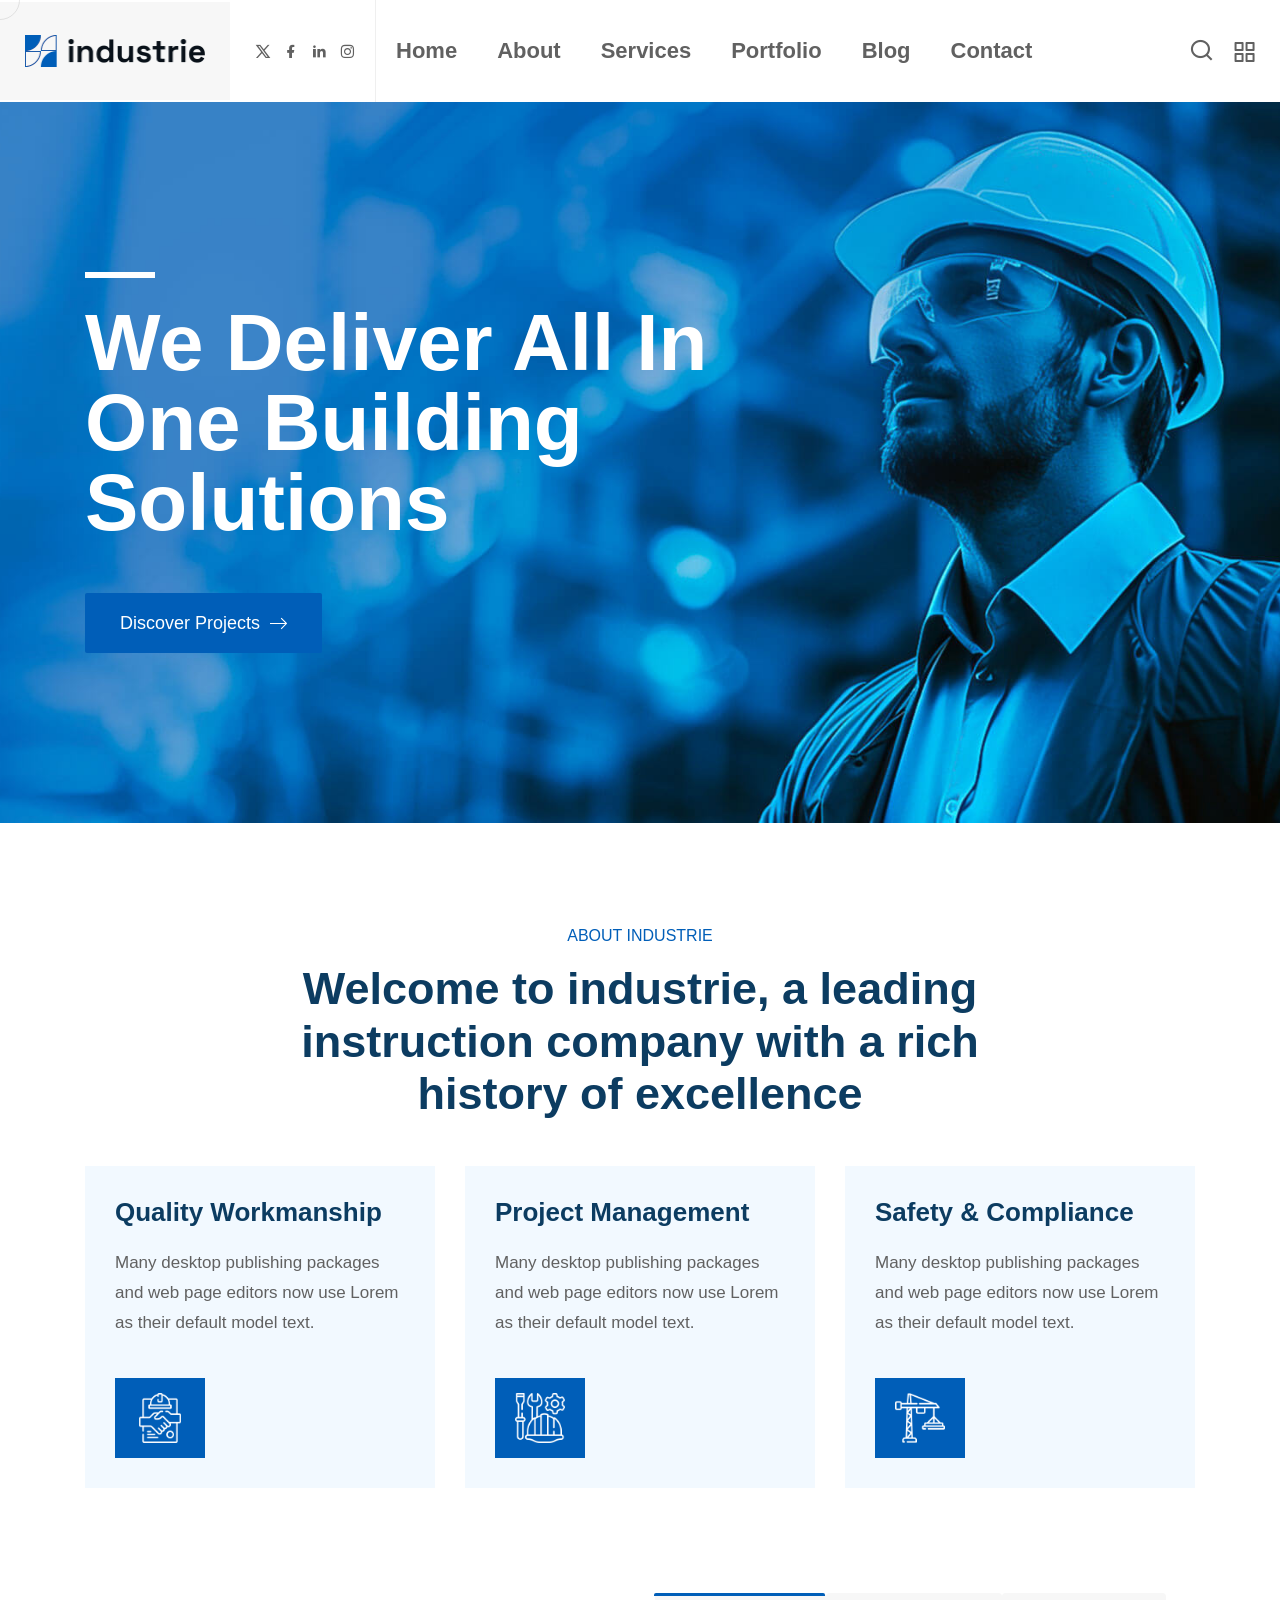
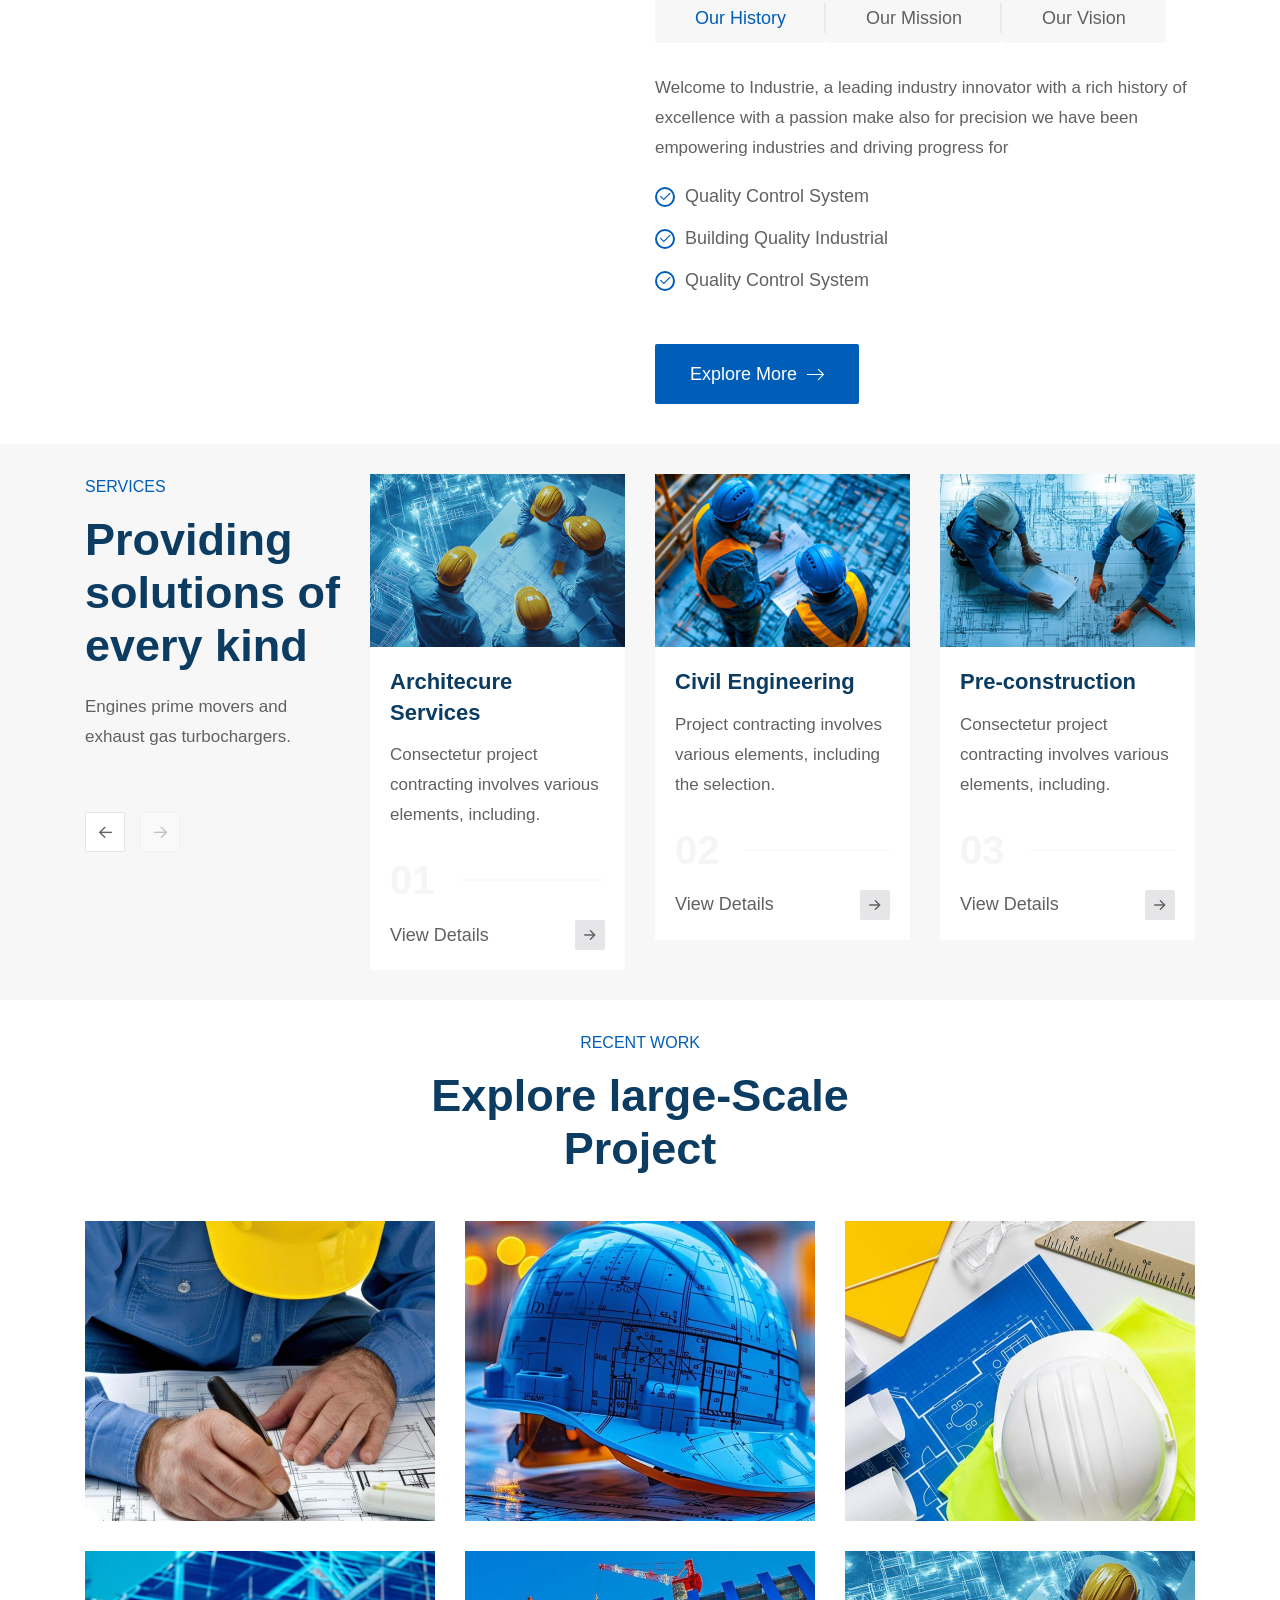
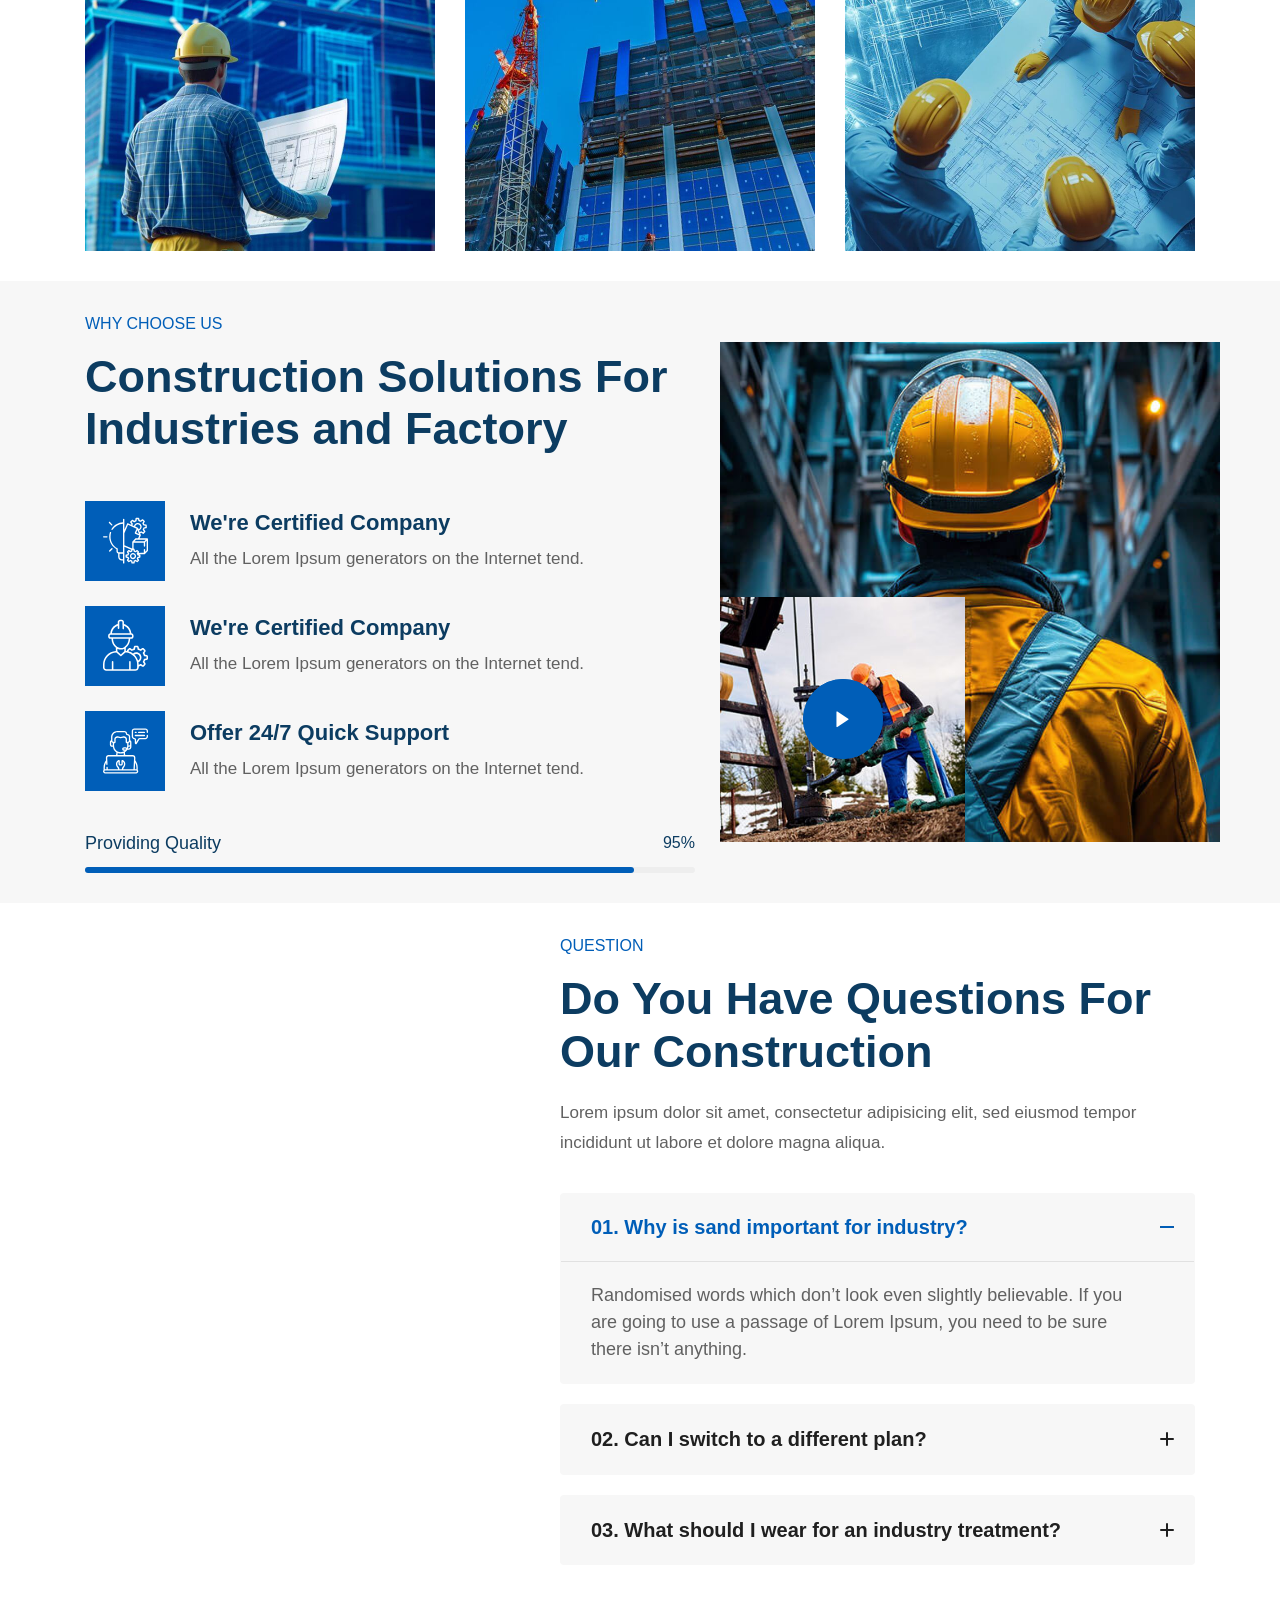
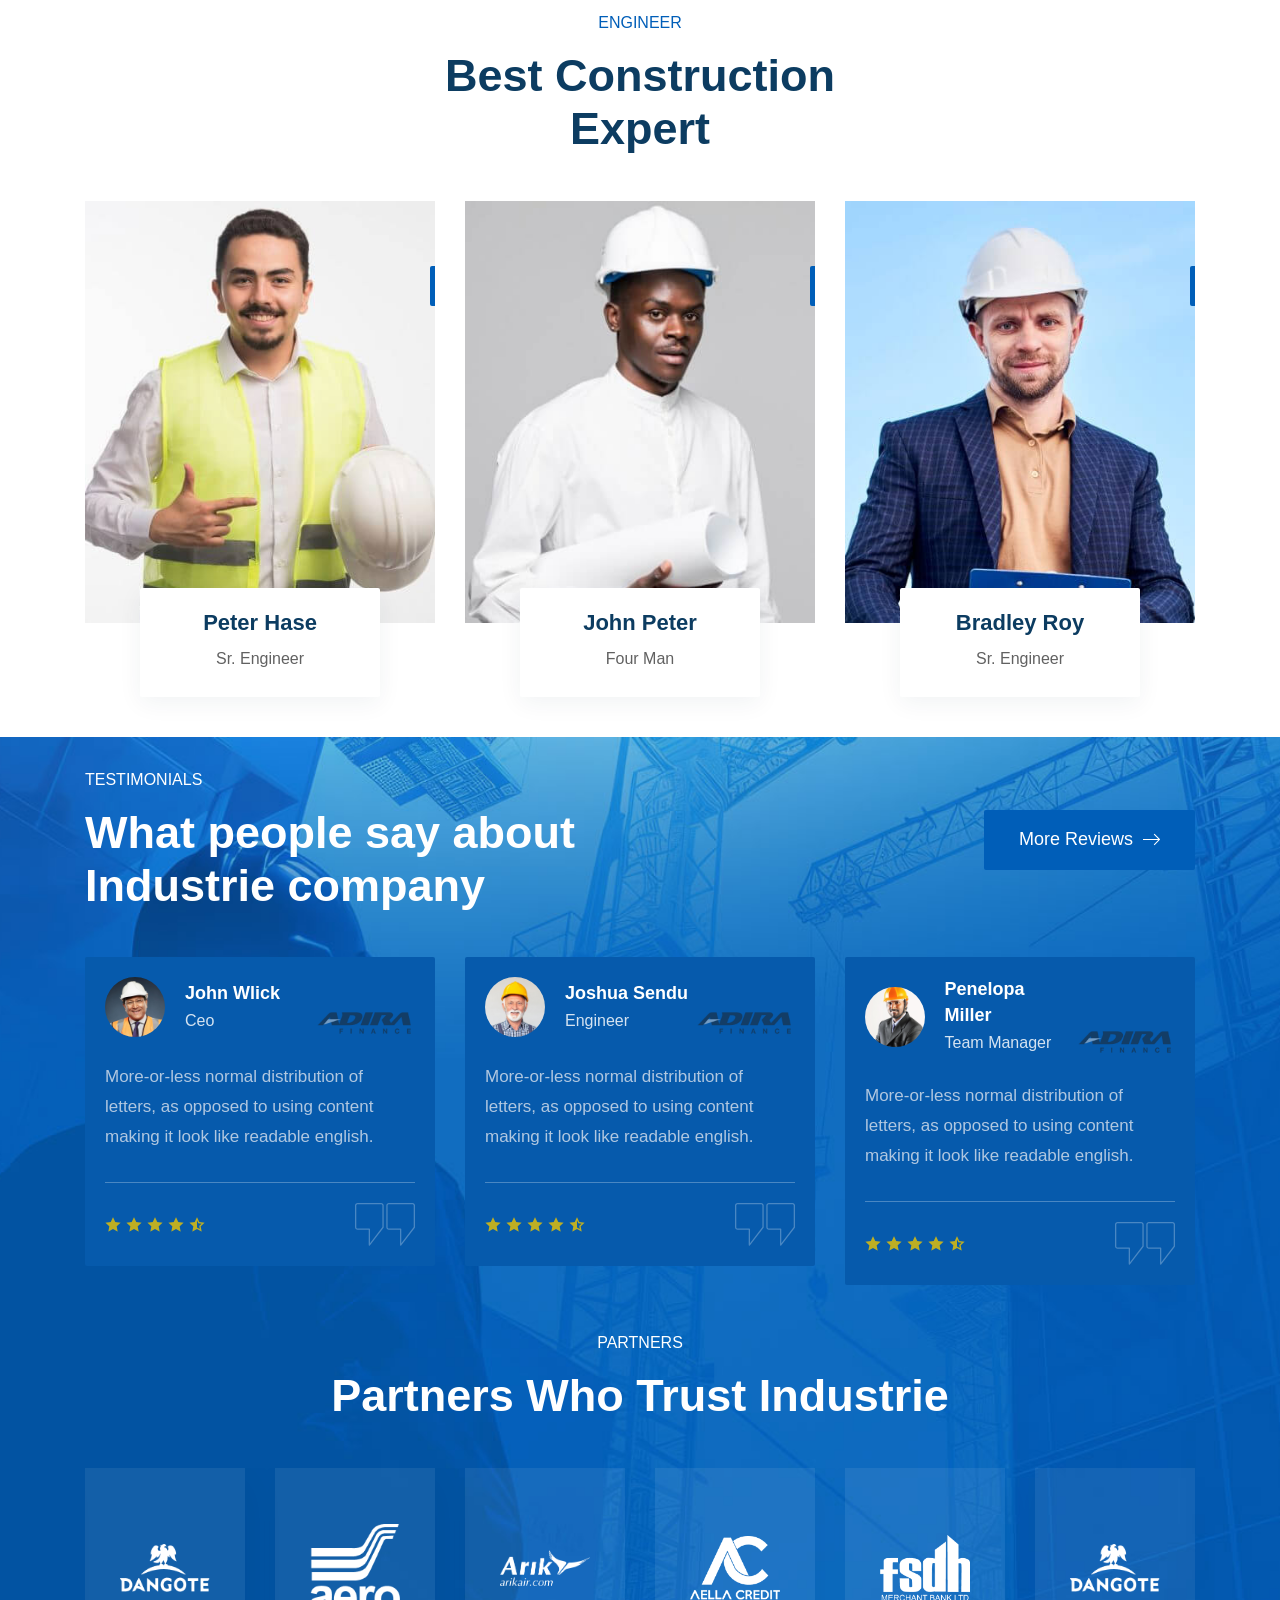
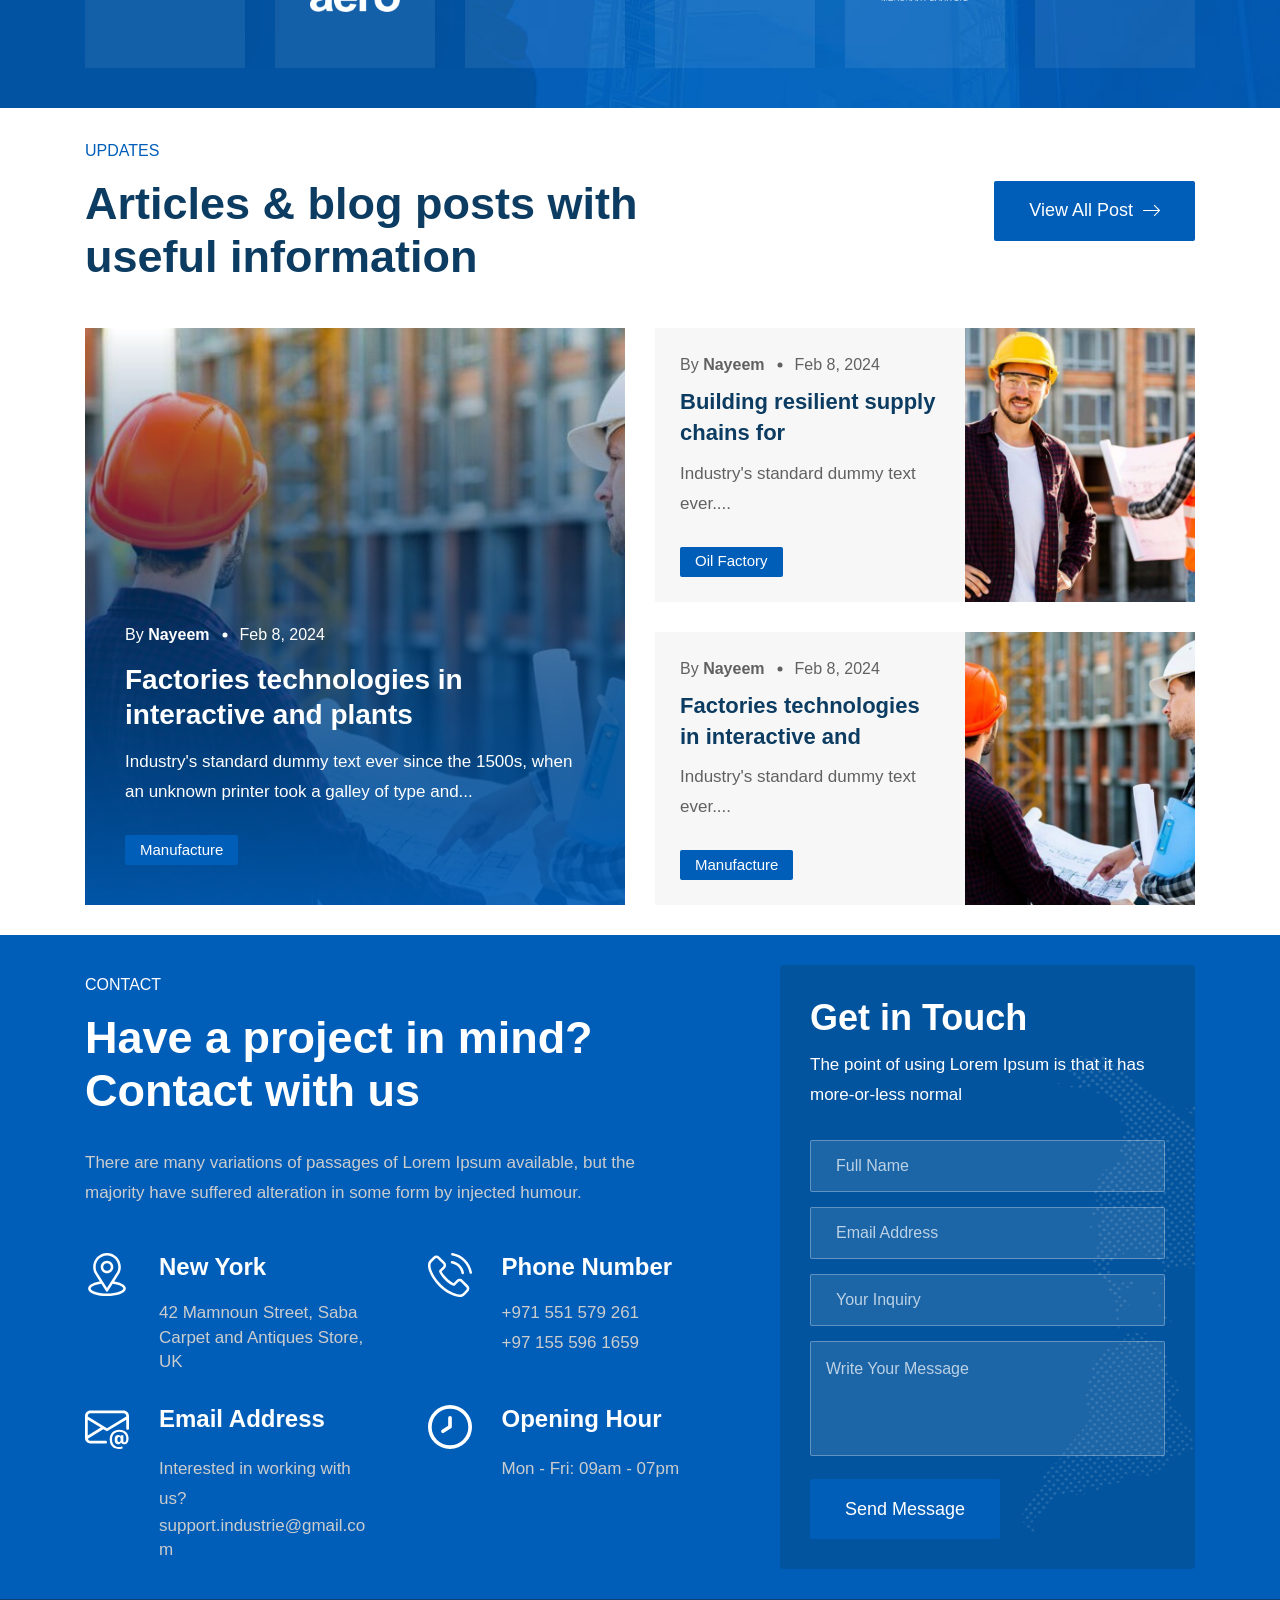
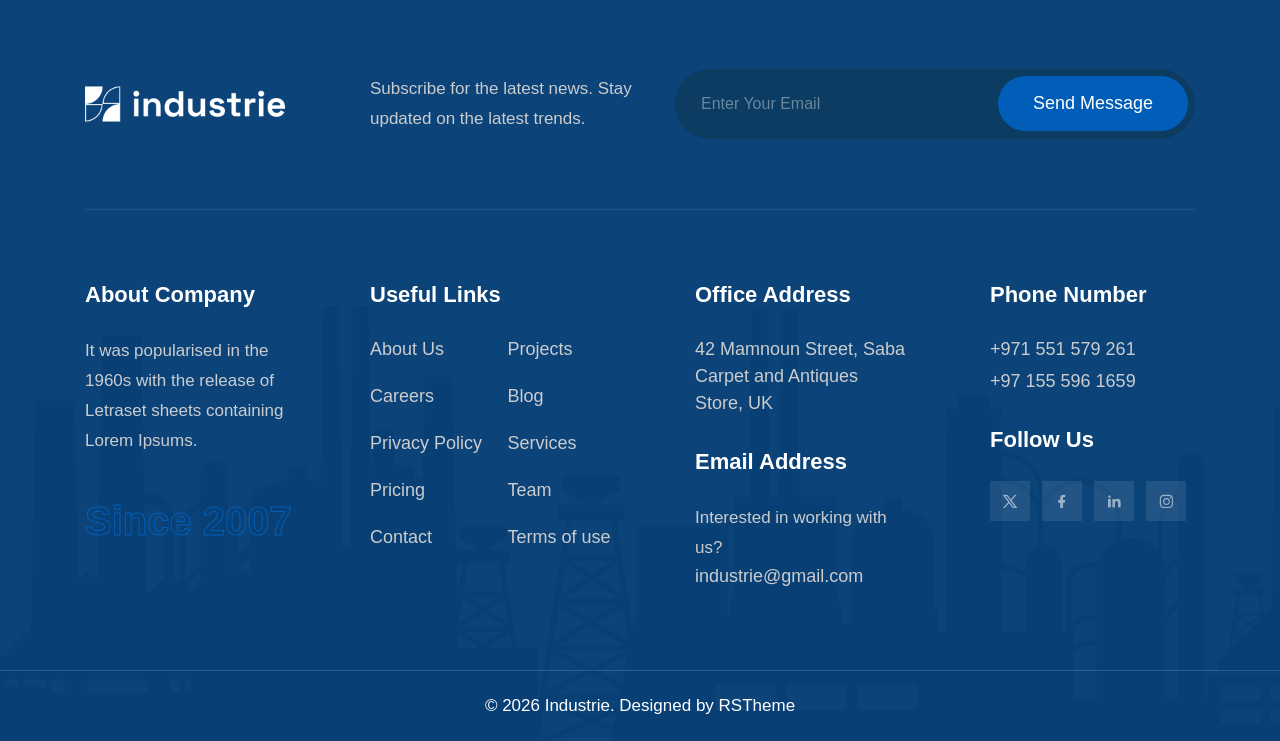
<file: blue-construction-one-page.html>
<!doctype html>
<html class="no-js" lang="zxx">

<!-- Mirrored from industrie.rstheme.com/html/blue-construction-one-page.html by HTTrack Website Copier/3.x [XR&CO'2014], Mon, 28 Jul 2025 06:28:30 GMT -->
<meta charset="utf-8">
<meta http-equiv="x-ua-compatible" content="ie=edge">
<title>Blue Construction One Page || HTML Template</title>
<meta name="description" content="">
<meta name="viewport" content="width=device-width, initial-scale=1">
<!-- Place favicon.ico in the root directory -->
<link rel="shortcut icon" type="image/x-icon" href="assets/images/favicon-blue.png">
<!-- CSS here -->
<link rel="stylesheet" href="assets/css/vendor/bootstrap.min.css">
<link rel="stylesheet" href="assets/css/vendor/animate.min.css">
<link rel="stylesheet" href="assets/css/plugins/swiper.min.css">
<link rel="stylesheet" href="assets/css/plugins/nice-select.css">
<link rel="stylesheet" href="assets/css/plugins/nouislider.min.css">
<link rel="stylesheet" href="assets/css/vendor/magnific-popup.css">
<link rel="stylesheet" href="assets/css/vendor/odometer.min.css">
<link rel="stylesheet" href="assets/css/vendor/fontawesome-pro.css">
<link rel="stylesheet" href="assets/css/vendor/spacing.css">
<link rel="stylesheet" href="assets/css/vendor/remixicon.css">
<link rel="stylesheet" href="assets/css/main.css">

<body class="rs-smoother-yes rtl">


    <!-- preloader start -->
    <div id="pre-load">
        <div id="loader" class="loader">
            <div class="loader-container has-theme-blue">
                <div class="loader-icon"><img src="assets/images/favicon-blue.png" alt=""></div>
            </div>
        </div>
    </div>
    <!-- preloader end -->

    <!-- preloader start -->

    <div id="rs-mouse">
        <div id="cursor-ball"></div>
    </div>

    <!-- preloader end -->

    <!-- Header area start -->
    <header>
        <div class="rs-header-area rs-header-one has-theme-blue" id="header-sticky">
            <div class="container-fluid g-0">
                <div class="rs-header-inner">
                    <div class="rs-header-left">
                        <div class="rs-header-logo-wrapper">
                            <div class="rs-header-logo">
                                <a href="index.html"><img src="assets/images/logo/logo-blue.png" alt="logo"></a>
                            </div>
                        </div>
                    </div>
                    <div class="rs-header-menu">
                        <div class="rs-theme-social has-transparent has-orange">
                            <a href="#"><i class="ri-twitter-x-line"></i></a>
                            <a href="#"><i class="ri-facebook-fill"></i></a>
                            <a href="#"><i class="ri-linkedin-fill"></i></a>
                            <a href="#"><i class="ri-instagram-line"></i></a>
                        </div>
                        <nav id="mobile-menu" class="main-menu">
                            <ul class="onepage-menu">
                                <li> <a href="#home">Home</a></li>
                                <li><a href="#homeabout">About</a></li>
                                <li> <a href="#homeservices">Services</a></li>
                                <li> <a href="#homeportfolio">Portfolio</a> </li>
                                <li><a href="#homeblog">Blog</a> </li>
                                <li><a href="#homecontact">Contact</a></li>
                            </ul>
                        </nav>
                    </div>
                    <div class="rs-header-right">
                        <!-- search area start -->
                        <div class="rs-header-search-wrapper">
                            <div class="rs-header-search-icon has-theme-blue">
                                <i class="ri-close-fill has-close"></i>
                                <i class="ri-search-line has-search"></i>
                            </div>
                            <form class="rs-header-search-inner rs-stickys-form">
                                <div class="rs-header-search">
                                    <input type="text" placeholder="Searching...">
                                    <button type="submit"><i class="ri-search-line"></i></button>
                                </div>
                            </form>
                        </div>
                        <!-- search area end -->
                        <div class="rs-header-btn">
                            <a class="rs-btn has-theme-blue has-icon has-bg" href="contact.html">Get In Touch
                                <span class="icon-box">
                                  <svg class="icon-first" xmlns="http://www.w3.org/2000/svg" viewBox="0 0 32 32">
                                      <path
                                          d="M31.71,15.29l-10-10L20.29,6.71,28.59,15H0v2H28.59l-8.29,8.29,1.41,1.41,10-10A1,1,0,0,0,31.71,15.29Z">
                                      </path>
                                  </svg>
                                  <svg class="icon-second" xmlns="http://www.w3.org/2000/svg" viewBox="0 0 32 32">
                                      <path
                                          d="M31.71,15.29l-10-10L20.29,6.71,28.59,15H0v2H28.59l-8.29,8.29,1.41,1.41,10-10A1,1,0,0,0,31.71,15.29Z">
                                      </path>
                                  </svg>
                              </span>
                            </a>
                        </div>
                        <div class="rs-header-hamburger has-theme-blue">
                            <div class="sidebar-toggle">
                                <a class="bar-icon" href="javascript:void(0)">
                                    <svg xmlns="http://www.w3.org/2000/svg" width="21" height="20" viewBox="0 0 21 20" fill="none">
                                        <path d="M8.55566 11H1.55566C1.29045 11 1.03609 11.1054 0.848557 11.2929C0.661021 11.4804 0.555664 11.7348 0.555664 12V19C0.555664 19.2652 0.661021 19.5196 0.848557 19.7071C1.03609 19.8946 1.29045 20 1.55566 20H8.55566C8.82088 20 9.07523 19.8946 9.26277 19.7071C9.45031 19.5196 9.55566 19.2652 9.55566 19V12C9.55566 11.7348 9.45031 11.4804 9.26277 11.2929C9.07523 11.1054 8.82088 11 8.55566 11ZM7.55566 18H2.55566V13H7.55566V18ZM19.5557 0H12.5557C12.2904 0 12.0361 0.105357 11.8486 0.292893C11.661 0.48043 11.5557 0.734784 11.5557 1V8C11.5557 8.26522 11.661 8.51957 11.8486 8.70711C12.0361 8.89464 12.2904 9 12.5557 9H19.5557C19.8209 9 20.0752 8.89464 20.2628 8.70711C20.4503 8.51957 20.5557 8.26522 20.5557 8V1C20.5557 0.734784 20.4503 0.48043 20.2628 0.292893C20.0752 0.105357 19.8209 0 19.5557 0ZM18.5557 7H13.5557V2H18.5557V7ZM19.5557 11H12.5557C12.2904 11 12.0361 11.1054 11.8486 11.2929C11.661 11.4804 11.5557 11.7348 11.5557 12V19C11.5557 19.2652 11.661 19.5196 11.8486 19.7071C12.0361 19.8946 12.2904 20 12.5557 20H19.5557C19.8209 20 20.0752 19.8946 20.2628 19.7071C20.4503 19.5196 20.5557 19.2652 20.5557 19V12C20.5557 11.7348 20.4503 11.4804 20.2628 11.2929C20.0752 11.1054 19.8209 11 19.5557 11ZM18.5557 18H13.5557V13H18.5557V18ZM8.55566 0H1.55566C1.29045 0 1.03609 0.105357 0.848557 0.292893C0.661021 0.48043 0.555664 0.734784 0.555664 1V8C0.555664 8.26522 0.661021 8.51957 0.848557 8.70711C1.03609 8.89464 1.29045 9 1.55566 9H8.55566C8.82088 9 9.07523 8.89464 9.26277 8.70711C9.45031 8.51957 9.55566 8.26522 9.55566 8V1C9.55566 0.734784 9.45031 0.48043 9.26277 0.292893C9.07523 0.105357 8.82088 0 8.55566 0ZM7.55566 7H2.55566V2H7.55566V7Z" fill="#616161"></path>
                                    </svg>
                                </a>
                            </div>
                        </div>
                    </div>
                </div>
            </div>
        </div>
    </header>
    <!-- Header area end -->

    <!-- Offcanvas area start -->
    <div class="fix">
        <div class="offcanvas-area has-theme-blue" data-lenis-prevent>
            <div class="offcanvas-wrapper">
                <div class="offcanvas-content">
                    <div class="offcanvas-top d-flex justify-content-between align-items-center mb-25">
                        <div class="offcanvas-logo">
                            <a href="index.html"><img src="assets/images/logo/logo-blue.png" alt="logo"></a>
                        </div>
                        <div class="offcanvas-close">
                            <button class="offcanvas-close-icon animation--flip">
                                <span class="offcanvas-m-lines">
                                <span class="offcanvas-m-line line--1"></span><span
                                    class="offcanvas-m-line line--2"></span><span
                                    class="offcanvas-m-line line--3"></span>
                                </span>
                            </button>
                        </div>
                    </div>
                    <div class="offcanvas-about mb-30 d-none d-sm-block">
                        <p> Industrie is a modern factory website. specifically designed for who need construction,
                            firms, oil, architecture and any other small business.
                        </p>
                    </div>
                    <div class="offcanvas-gallery d-none d-sm-block">
                        <div class="offcanvas-gallery-thumb-wrapper">
                            <div class="offcanvas-popup-thumb">
                                <a class="popup-image" href="assets/images/gallery/gallery-thumb-01.png">
                                    <img src="assets/images/gallery/gallery-thumb-01.png" alt="image">
                                </a>
                            </div>
                            <div class="offcanvas-popup-thumb">
                                <a class="popup-image" href="assets/images/gallery/gallery-thumb-02.png">
                                    <img src="assets/images/gallery/gallery-thumb-02.png" alt="image">
                                </a>
                            </div>
                            <div class="offcanvas-popup-thumb">
                                <a class="popup-image" href="assets/images/gallery/gallery-thumb-03.png">
                                    <img src="assets/images/gallery/gallery-thumb-03.png" alt="image">
                                </a>
                            </div>
                            <div class="offcanvas-popup-thumb">
                                <a class="popup-image" href="assets/images/gallery/gallery-thumb-04.png">
                                    <img src="assets/images/gallery/gallery-thumb-04.png" alt="image">
                                </a>
                            </div>
                            <div class="offcanvas-popup-thumb">
                                <a class="popup-image" href="assets/images/gallery/gallery-thumb-05.png">
                                    <img src="assets/images/gallery/gallery-thumb-05.png" alt="image">
                                </a>
                            </div>
                            <div class="offcanvas-popup-thumb">
                                <a class="popup-image" href="assets/images/gallery/gallery-thumb-01.png">
                                    <img src="assets/images/gallery/gallery-thumb-01.png" alt="image">
                                </a>
                            </div>
                        </div>
                    </div>
                    <div class="mobile-menu">
                        <div class="rs-offcanvas-menu mb-25">
                            <nav></nav>
                        </div>
                    </div>
                    <div class="offcanvas-contact mb-30">
                        <h4 class="offcanvas-title-meta">Contact Info</h4>
                        <ul>
                            <li class="d-flex align-items-center gap-15">
                                <div class="offcanvas-contact-icon">
                                    <svg xmlns="http://www.w3.org/2000/svg" width="14" height="18" viewBox="0 0 14 18" fill="none">
                                        <path d="M11.8768 9.68475C11.3059 10.835 10.5331 11.9818 9.74128 13.0109C8.95198 14.0368 8.15999 14.9249 7.5643 15.5572C7.48514 15.6412 7.40956 15.7206 7.33802 15.7951C7.26648 15.7206 7.1909 15.6412 7.11174 15.5572C6.51605 14.9249 5.72406 14.0368 4.93476 13.0109C4.14299 11.9818 3.37019 10.835 2.79925 9.68475C2.22242 8.52266 1.89032 7.43373 1.89032 6.5C1.89032 3.50846 4.32934 1.08333 7.33802 1.08333C10.3467 1.08333 12.7857 3.50846 12.7857 6.5C12.7857 7.43373 12.4536 8.52266 11.8768 9.68475ZM7.33802 17.3333C7.33802 17.3333 13.8753 11.1732 13.8753 6.5C13.8753 2.91015 10.9484 0 7.33802 0C3.7276 0 0.800781 2.91015 0.800781 6.5C0.800781 11.1732 7.33802 17.3333 7.33802 17.3333Z" fill="#6D6D6D"></path>
                                        <path d="M7.33802 8.66667C6.13455 8.66667 5.15894 7.69662 5.15894 6.5C5.15894 5.30338 6.13455 4.33333 7.33802 4.33333C8.54149 4.33333 9.5171 5.30338 9.5171 6.5C9.5171 7.69662 8.54149 8.66667 7.33802 8.66667ZM7.33802 9.75C9.14323 9.75 10.6066 8.29492 10.6066 6.5C10.6066 4.70507 9.14323 3.25 7.33802 3.25C5.53281 3.25 4.0694 4.70507 4.0694 6.5C4.0694 8.29492 5.53281 9.75 7.33802 9.75Z" fill="#6D6D6D"></path>
                                    </svg>
                                </div>
                                <div class="offcanvas-contact-text">
                                    <a href="#"> 2096 New Market, New Road <br>
                                    North Carolina, USA </a>
                                </div>
                            </li>
                            <li class="d-flex align-items-center gap-15">
                                <div class="offcanvas-contact-icon">
                                    <svg xmlns="http://www.w3.org/2000/svg" width="16" height="16" viewBox="0 0 16 16" fill="none">
                                        <path d="M3.65387 1.32849C3.40343 1.00649 2.92745 0.976861 2.639 1.26531L1.60508 2.29923C1.1216 2.78271 0.94387 3.46766 1.1551 4.06847C2.00338 6.48124 3.39215 8.74671 5.32272 10.6773C7.25329 12.6078 9.51876 13.9966 11.9315 14.8449C12.5323 15.0561 13.2173 14.8784 13.7008 14.3949L14.7347 13.361C15.0231 13.0726 14.9935 12.5966 14.6715 12.3461L12.3653 10.5524C12.2008 10.4245 11.9866 10.3793 11.7845 10.4298L9.59541 10.9771C9.00082 11.1257 8.37183 10.9515 7.93845 10.5181L5.48187 8.06155C5.04849 7.62817 4.87427 6.99919 5.02292 6.40459L5.57019 4.21553C5.62073 4.01336 5.57552 3.79918 5.44758 3.63468L3.65387 1.32849ZM1.88477 0.511076C2.62689 -0.231039 3.8515 -0.154797 4.49583 0.673634L6.28954 2.97983C6.6187 3.40304 6.73502 3.95409 6.60498 4.47423L6.05772 6.66329C5.99994 6.8944 6.06766 7.13888 6.2361 7.30732L8.69268 9.7639C8.86113 9.93235 9.1056 10.0001 9.33671 9.94229L11.5258 9.39502C12.0459 9.26499 12.597 9.3813 13.0202 9.71047L15.3264 11.5042C16.1548 12.1485 16.231 13.3731 15.4889 14.1152L14.455 15.1492C13.7153 15.8889 12.6089 16.2137 11.5778 15.8512C9.01754 14.9511 6.61438 13.4774 4.56849 11.4315C2.5226 9.38562 1.04895 6.98246 0.148838 4.42225C-0.213682 3.39112 0.11113 2.28472 0.85085 1.545L1.88477 0.511076Z" fill="#6D6D6D"></path>
                                        <path d="M11 0.5C11 0.223858 11.2239 0 11.5 0H15.5C15.7761 0 16 0.223858 16 0.5V4.5C16 4.77614 15.7761 5 15.5 5C15.2239 5 15 4.77614 15 4.5V1.70711L10.8536 5.85355C10.6583 6.04882 10.3417 6.04882 10.1464 5.85355C9.95118 5.65829 9.95118 5.34171 10.1464 5.14645L14.2929 1H11.5C11.2239 1 11 0.776142 11 0.5Z" fill="#6D6D6D"></path>
                                    </svg>
                                </div>
                                <div class="offcanvas-contact-text">
                                    <a href="tel:+12346691234"> +123-4669-1234 </a>
                                </div>
                            </li>
                            <li class="d-flex align-items-center gap-15">
                                <div class="offcanvas-contact-icon">
                                    <svg xmlns="http://www.w3.org/2000/svg" width="16" height="16" viewBox="0 0 16 16" fill="none">
                                        <path d="M2 2C0.895431 2 0 2.89543 0 4V12L2.58386e-05 12.0103C0.00555998 13.1101 0.898859 14 2 14H7.5C7.77614 14 8 13.7761 8 13.5C8 13.2239 7.77614 13 7.5 13H2C1.53715 13 1.14774 12.6855 1.03376 12.2586L6.67417 8.7876L8 9.5831L15 5.3831V8.5C15 8.77614 15.2239 9 15.5 9C15.7761 9 16 8.77614 16 8.5V4C16 2.89543 15.1046 2 14 2H2ZM5.70808 8.20794L1 11.1052V5.3831L5.70808 8.20794ZM1 4.2169V4C1 3.44772 1.44772 3 2 3H14C14.5523 3 15 3.44772 15 4V4.2169L8 8.4169L1 4.2169Z" fill="#6D6D6D"></path>
                                        <path d="M14.2467 14.2686C15.2567 14.2686 15.8339 13.4116 15.8339 12.2442V12.0344C15.8339 10.4297 14.6402 9 12.5197 9H12.4847C10.421 9 9 10.3598 9 12.4322V12.6465C9 14.8195 10.4385 16 12.3579 16H12.4016C12.9963 16 13.4204 15.9257 13.639 15.8251V15.0949C13.3941 15.2042 12.9656 15.2742 12.4585 15.2742H12.4147C11.0812 15.2742 9.84385 14.4872 9.84385 12.6202V12.4628C9.84385 10.8057 10.9019 9.73891 12.4847 9.73891H12.524C14.0587 9.73891 15.0075 10.7883 15.0075 12.065V12.183C15.0075 13.158 14.6839 13.5734 14.3691 13.5734C14.1374 13.5734 13.9582 13.4247 13.9582 13.1537V10.9631H13.0531V11.5315H13.0225C12.9394 11.2342 12.6552 10.9019 12.0693 10.9019C11.2911 10.9019 10.8101 11.4572 10.8101 12.3011V12.8301C10.8101 13.722 11.2998 14.2642 12.0693 14.2642C12.5415 14.2642 12.9656 14.0369 13.0837 13.6215H13.1274C13.2455 14.0412 13.7439 14.2686 14.2467 14.2686ZM11.7939 12.6814V12.4541C11.7939 11.9076 12.0212 11.6627 12.3666 11.6627C12.664 11.6627 12.9394 11.8551 12.9394 12.371V12.7383C12.9394 13.3111 12.6858 13.4816 12.3754 13.4816C12.0212 13.4816 11.7939 13.2673 11.7939 12.6814Z" fill="#6D6D6D"></path>
                                    </svg>
                                </div>
                                <div class="offcanvas-contact-text">
                                    <a href="mailto:info@gmail.com">info@gmail.com</a>
                                </div>
                            </li>
                        </ul>
                    </div>
                    <div class="offcanvas-social">
                        <h4 class="offcanvas-title-meta">Subscribe & Follow</h4>
                        <ul>
                            <li><a href="#"><i class="fab fa-facebook-f"></i></a></li>
                            <li><a href="#"><i class="fab fa-twitter"></i></a></li>
                            <li><a href="#"><i class="fab fa-youtube"></i></a></li>
                            <li><a href="#"><i class="fab fa-linkedin"></i></a></li>
                        </ul>
                    </div>
                </div>
            </div>
        </div>
    </div>
    <div class="offcanvas-overlay"></div>
    <div class="offcanvas-overlay-white"></div>
    <!-- Offcanvas area start -->

    <!-- Body main wrapper start -->
    <main>

        <!-- banner area start -->
        <section id="home" class="rs-banner-area rs-banner-three p-relative">
            <div class="rs-banner-bg-thumb" data-background="assets/images/bg/banner-bg-04.png">
            </div>
            <div class="container">
                <div class="row">
                    <div class="col-xl-8 col-lg-8 col-md-10">
                        <div class="rs-banner-wrapper">
                            <div class="rs-banner-content">
                                <div class="rs-banner-border"></div>
                                <h1 class="rs-banner-title wow fadeInUp" data-wow-delay=".3s" data-wow-duration=".7s">We deliver All In One building solutions </h1>
                                <div class="rs-banner-btn wow fadeInUp" data-wow-delay=".5s" data-wow-duration=".9s">
                                    <a class="rs-btn has-theme-blue has-bg has-icon" href="contact.html">Discover Projects
                                        <span class="icon-box">
                                 <svg class="icon-first" xmlns="http://www.w3.org/2000/svg" viewBox="0 0 32 32">
                                    <path
                                       d="M31.71,15.29l-10-10L20.29,6.71,28.59,15H0v2H28.59l-8.29,8.29,1.41,1.41,10-10A1,1,0,0,0,31.71,15.29Z">
                                    </path>
                                 </svg>
                                 <svg class="icon-second" xmlns="http://www.w3.org/2000/svg" viewBox="0 0 32 32">
                                    <path
                                       d="M31.71,15.29l-10-10L20.29,6.71,28.59,15H0v2H28.59l-8.29,8.29,1.41,1.41,10-10A1,1,0,0,0,31.71,15.29Z">
                                    </path>
                                 </svg>
                              </span>
                                    </a>
                                </div>
                            </div>
                        </div>
                    </div>
                </div>
            </div>
        </section>
        <!-- banner area end -->

        <!-- feature area start -->
        <section class="rs-feature-area section-space-top rs-feature-two">
            <div class="container">
                <div class="row justify-content-center">
                    <div class="col-xl-8 col-lg-9 col-md-10">
                        <div class="rs-section-title-wrapper text-center section-title-space">
                            <span class="rs-section-subtitle has-theme-blue">
                        About Industrie
                     </span>
                            <h2 class="rs-section-title has-theme-blue rs-split-text-enable split-in-fade">Welcome to
                                industrie, a leading instruction company with a rich history of excellence</h2>
                        </div>
                    </div>
                </div>
                <div class="row g-5">
                    <div class="col-xl-4 col-lg-4 col-md-6">
                        <div class="rs-feature-item wow fadeInUp" data-wow-delay=".3s" data-wow-duration="1s">
                            <h3 class="rs-feature-title">Quality Workmanship </h3>
                            <div class="rs-feature-descrip">
                                <p>Many desktop publishing packages and web page editors now use Lorem as their default model
                                    text.</p>
                            </div>
                            <div class="rs-feature-icon">
                                <img src="assets/images/icon/feature-icon-01.png" alt="image">
                            </div>
                        </div>
                    </div>
                    <div class="col-xl-4 col-lg-4 col-md-6">
                        <div class="rs-feature-item wow fadeInUp" data-wow-delay=".5s" data-wow-duration="1s">
                            <h3 class="rs-feature-title">Project Management</h3>
                            <div class="rs-feature-descrip">
                                <p>Many desktop publishing packages and web page editors now use Lorem as their default model
                                    text.</p>
                            </div>
                            <div class="rs-feature-icon">
                                <img src="assets/images/icon/feature-icon-02.png" alt="image">
                            </div>
                        </div>
                    </div>
                    <div class="col-xl-4 col-lg-4 col-md-6">
                        <div class="rs-feature-item wow fadeInUp" data-wow-delay=".7s" data-wow-duration="1s">
                            <h3 class="rs-feature-title">Safety & Compliance </h3>
                            <div class="rs-feature-descrip">
                                <p>Many desktop publishing packages and web page editors now use Lorem as their default model
                                    text.</p>
                            </div>
                            <div class="rs-feature-icon">
                                <img src="assets/images/icon/feature-icon-03.png" alt="image">
                            </div>
                        </div>
                    </div>
                </div>
            </div>
        </section>
        <!-- feature area end -->

        <!-- about area start -->
        <div id="homeabout" class="rs-about-area rs-about rs-about-three section-space-bottom">
            <div class="container">
                <div class="row align-items-xl-center g-5">
                    <div class="col-xl-6 col-lg-5">
                        <div class="rs-about-thumb rs-image scroll_reveal reveal_left reveal-active">
                            <img decoding="async" src="assets/images/about/about-thumb-03.png" alt="image">
                        </div>
                    </div>
                    <div class="col-xl-6 col-lg-7">
                        <div class="rs-about-content-wrapper">
                            <div class="rs-about-tab">
                                <ul class="nav nav-pills" id="pills-tab" role="tablist">
                                    <li class="nav-item" role="presentation">
                                        <button class="nav-link active" id="pills-item-one-tab" data-bs-toggle="pill" data-bs-target="#pills-item-one" type="button" role="tab" aria-controls="pills-item-one" aria-selected="true">
                                            Our History
                                        </button>
                                    </li>
                                    <li class="nav-item" role="presentation">
                                        <button class="nav-link" id="pills-item-two-tab" data-bs-toggle="pill" data-bs-target="#pills-item-two" type="button" role="tab" aria-controls="pills-item-two" aria-selected="false"> Our Mission
                                        </button>
                                    </li>
                                    <li class="nav-item" role="presentation">
                                        <button class="nav-link" id="pills-item-three-tab" data-bs-toggle="pill" data-bs-target="#pills-item-three" type="button" role="tab" aria-controls="pills-item-three" aria-selected="false">
                                            Our Vision
                                        </button>
                                    </li>
                                </ul>
                            </div>
                            <div class="rs-aobut-tab-content-wrapper">
                                <div class="tab-content rs-about-tab-anim" id="pills-tabContent">
                                    <div class="tab-pane fade show active" id="pills-item-one" role="tabpanel" aria-labelledby="pills-item-one-tab" tabindex="0">
                                        <div class="rs-about-tab-content">
                                            <p>Welcome to Industrie, a leading industry innovator with a rich history of
                                                excellence
                                                with a passion make also for precision we have been empowering industries and
                                                driving progress for</p>
                                            <div class="rs-about-feature-list">
                                                <div class="rs-list-item">
                                                    <ul>
                                                        <li>
                                                            <i class="fa-regular fa-check"></i>
                                                            Quality Control System
                                                        </li>
                                                        <li>
                                                            <i class="fa-regular fa-check"></i>
                                                            Building Quality Industrial
                                                        </li>
                                                        <li>
                                                            <i class="fa-regular fa-check"></i>
                                                            Quality Control System
                                                        </li>
                                                    </ul>
                                                </div>
                                            </div>
                                        </div>
                                    </div>
                                    <div class="tab-pane fade" id="pills-item-two" role="tabpanel" aria-labelledby="pills-item-two-tab" tabindex="0">
                                        <div class="rs-about-tab-content">
                                            <p>Welcome to Industrie, a leading industry innovator with a rich history of
                                                excellence
                                                with a passion make also for precision we have been empowering industries and
                                                driving progress for</p>
                                            <div class="rs-about-feature-list">
                                                <div class="rs-list-item">
                                                    <ul>
                                                        <li>
                                                            <i class="fa-regular fa-check"></i>
                                                            Quality Control System
                                                        </li>
                                                        <li>
                                                            <i class="fa-regular fa-check"></i>
                                                            Building Quality Industrial
                                                        </li>
                                                        <li>
                                                            <i class="fa-regular fa-check"></i>
                                                            Quality Control System
                                                        </li>
                                                    </ul>
                                                </div>
                                            </div>
                                        </div>
                                    </div>
                                    <div class="tab-pane fade" id="pills-item-three" role="tabpanel" aria-labelledby="pills-item-three-tab" tabindex="0">
                                        <div class="rs-about-tab-content">
                                            <p>Welcome to Industrie, a leading industry innovator with a rich history of
                                                excellence
                                                with a passion make also for precision we have been empowering industries and
                                                driving progress for</p>
                                            <div class="rs-about-feature-list">
                                                <div class="rs-list-item">
                                                    <ul>
                                                        <li>
                                                            <i class="fa-regular fa-check"></i>
                                                            Quality Control System
                                                        </li>
                                                        <li>
                                                            <i class="fa-regular fa-check"></i>
                                                            Building Quality Industrial
                                                        </li>
                                                        <li>
                                                            <i class="fa-regular fa-check"></i>
                                                            Quality Control System
                                                        </li>
                                                    </ul>
                                                </div>
                                            </div>
                                        </div>
                                    </div>
                                </div>
                            </div>
                            <div class="rs-about-btn">
                                <a class="rs-btn has-theme-blue has-icon has-bg" href="about.html">Explore More
                                    <span class="icon-box">
                              <svg class="icon-first" xmlns="http://www.w3.org/2000/svg" viewBox="0 0 32 32">
                                 <path
                                    d="M31.71,15.29l-10-10L20.29,6.71,28.59,15H0v2H28.59l-8.29,8.29,1.41,1.41,10-10A1,1,0,0,0,31.71,15.29Z">
                                 </path>
                              </svg>
                              <svg class="icon-second" xmlns="http://www.w3.org/2000/svg" viewBox="0 0 32 32">
                                 <path
                                    d="M31.71,15.29l-10-10L20.29,6.71,28.59,15H0v2H28.59l-8.29,8.29,1.41,1.41,10-10A1,1,0,0,0,31.71,15.29Z">
                                 </path>
                              </svg>
                           </span>
                                </a>
                            </div>
                        </div>
                    </div>
                </div>
            </div>
        </div>
        <!-- about area start -->

        <!-- services area start -->
        <section id="homeservices" class="rs-services-area rs-services-three section-space primary-bg rs-swiper has-theme-blue">
            <div class="container">
                <div class="row g-5">
                    <div class="col-xl-3 col-lg-3">
                        <div class="rs-services-content-wrapper">
                            <div class="rs-section-title-wrapper">
                                <span class="rs-section-subtitle has-theme-blue justify-content-start">
                           Services
                        </span>
                                <h2 class="rs-section-title has-theme-blue rs-split-text-enable split-in-fade">Providing
                                    solutions of every
                                    kind</h2>
                                <p class="descrip">Engines prime movers and exhaust gas turbochargers. </p>
                                <!-- If we need navigation buttons -->
                                <div class=" rs-services-navigation">
                                    <button class="swiper-button-prev rs-swiper-btn has-bg-white has-small hover-blue"><i
                                 class="fa-regular fa-arrow-left"></i></button>
                                    <button class="swiper-button-next rs-swiper-btn has-bg-white has-small hover-blue"><i
                                 class="fa-regular fa-arrow-right"></i></button>
                                </div>
                            </div>
                        </div>
                    </div>
                    <div class="col-xl-9 col-lg-9">
                        <div class="rs-services-slide-wrapper process-counts">
                            <div class="swiper" data-clone-slides="false" data-loop="false" data-speed="1500" data-autoplay="true" data-dots-dynamic="false" data-hover-pause="true" data-effect="false" data-delay="2500" data-item="3" data-item-xl="2" data-item-lg="2" data-item-md="2" data-item-sm="1" data-item-xs="1" data-item-mobile="1" data-margin="30" data-margin-xl="30">
                                <div class="swiper-wrapper">
                                    <div class="swiper-slide">
                                        <div class="rs-services-item">
                                            <div class="rs-services-thumb">
                                                <a href="services-details.html"> <img src="assets/images/services/services-thumb-10.png" alt="image"></a>
                                            </div>
                                            <div class="rs-services-content">
                                                <h5 class="rs-services-title"><a href="services-details.html"> Architecure
                                                        Services</a></h5>
                                                <p class="descrip">Consectetur project contracting involves various elements,
                                                    including.</p>
                                                <div class="rs-services-number"></div>
                                                <div class="rs-services-btn-wrapper">
                                                    <div class="rs-services-text-btn underline has-theme-blue">
                                                        <a class="rs-text-btn" href="services-details.html">View
                                                            Details</a>
                                                    </div>
                                                    <a class="rs-square-btn has-icon has-light-bg" href="services-details.html">
                                                        <span class="icon-box">
                                             <svg class="icon-first" xmlns="http://www.w3.org/2000/svg" width="12"
                                                height="10" viewBox="0 0 12 10" fill="none">
                                                <path fill-rule="evenodd" clip-rule="evenodd"
                                                   d="M0 5C0 4.60551 0.319797 4.28571 0.714286 4.28571L8.98985 4.28571L5.92349 1.21936C5.64455 0.940417 5.64455 0.488155 5.92349 0.209209C6.20244 -0.0697365 6.6547 -0.0697365 6.93365 0.209209L11.2194 4.49492C11.4983 4.77387 11.4983 5.22613 11.2194 5.50508L6.93365 9.79079C6.6547 10.0697 6.20244 10.0697 5.92349 9.79079C5.64455 9.51184 5.64455 9.05958 5.92349 8.78064L8.98985 5.71429L0.714286 5.71429C0.319797 5.71429 0 5.39449 0 5Z"
                                                   fill="#616161"></path>
                                             </svg>
                                             <svg class="icon-second" xmlns="http://www.w3.org/2000/svg" width="12"
                                                height="10" viewBox="0 0 12 10" fill="none">
                                                <path fill-rule="evenodd" clip-rule="evenodd"
                                                   d="M0 5C0 4.60551 0.319797 4.28571 0.714286 4.28571L8.98985 4.28571L5.92349 1.21936C5.64455 0.940417 5.64455 0.488155 5.92349 0.209209C6.20244 -0.0697365 6.6547 -0.0697365 6.93365 0.209209L11.2194 4.49492C11.4983 4.77387 11.4983 5.22613 11.2194 5.50508L6.93365 9.79079C6.6547 10.0697 6.20244 10.0697 5.92349 9.79079C5.64455 9.51184 5.64455 9.05958 5.92349 8.78064L8.98985 5.71429L0.714286 5.71429C0.319797 5.71429 0 5.39449 0 5Z"
                                                   fill="#616161"></path>
                                             </svg>
                                          </span>
                                                    </a>
                                                </div>
                                            </div>
                                        </div>
                                    </div>
                                    <div class="swiper-slide">
                                        <div class="rs-services-item">
                                            <div class="rs-services-thumb">
                                                <a href="services-details.html"><img src="assets/images/services/services-thumb-11.png" alt="image"></a>
                                            </div>
                                            <div class="rs-services-content">
                                                <h5 class="rs-services-title"><a href="services-details.html"> Civil Engineering
                                                    </a></h5>
                                                <p class="descrip"> Project contracting involves various elements, including the
                                                    selection. </p>
                                                <div class="rs-services-number"></div>
                                                <div class="rs-services-btn-wrapper">
                                                    <div class="rs-services-text-btn underline has-theme-blue">
                                                        <a class="rs-text-btn" href="services-details.html">View
                                                            Details</a>
                                                    </div>
                                                    <a class="rs-square-btn has-icon has-light-bg" href="services-details.html">
                                                        <span class="icon-box">
                                             <svg class="icon-first" xmlns="http://www.w3.org/2000/svg" width="12"
                                                height="10" viewBox="0 0 12 10" fill="none">
                                                <path fill-rule="evenodd" clip-rule="evenodd"
                                                   d="M0 5C0 4.60551 0.319797 4.28571 0.714286 4.28571L8.98985 4.28571L5.92349 1.21936C5.64455 0.940417 5.64455 0.488155 5.92349 0.209209C6.20244 -0.0697365 6.6547 -0.0697365 6.93365 0.209209L11.2194 4.49492C11.4983 4.77387 11.4983 5.22613 11.2194 5.50508L6.93365 9.79079C6.6547 10.0697 6.20244 10.0697 5.92349 9.79079C5.64455 9.51184 5.64455 9.05958 5.92349 8.78064L8.98985 5.71429L0.714286 5.71429C0.319797 5.71429 0 5.39449 0 5Z"
                                                   fill="#616161"></path>
                                             </svg>
                                             <svg class="icon-second" xmlns="http://www.w3.org/2000/svg" width="12"
                                                height="10" viewBox="0 0 12 10" fill="none">
                                                <path fill-rule="evenodd" clip-rule="evenodd"
                                                   d="M0 5C0 4.60551 0.319797 4.28571 0.714286 4.28571L8.98985 4.28571L5.92349 1.21936C5.64455 0.940417 5.64455 0.488155 5.92349 0.209209C6.20244 -0.0697365 6.6547 -0.0697365 6.93365 0.209209L11.2194 4.49492C11.4983 4.77387 11.4983 5.22613 11.2194 5.50508L6.93365 9.79079C6.6547 10.0697 6.20244 10.0697 5.92349 9.79079C5.64455 9.51184 5.64455 9.05958 5.92349 8.78064L8.98985 5.71429L0.714286 5.71429C0.319797 5.71429 0 5.39449 0 5Z"
                                                   fill="#616161"></path>
                                             </svg>
                                          </span>
                                                    </a>
                                                </div>
                                            </div>
                                        </div>
                                    </div>
                                    <div class="swiper-slide">
                                        <div class="rs-services-item">
                                            <div class="rs-services-thumb">
                                                <a href="services-details.html"><img src="assets/images/services/services-thumb-12.png" alt="image"></a>
                                            </div>
                                            <div class="rs-services-content">
                                                <h5 class="rs-services-title"><a href="services-details.html"> Pre-construction</a>
                                                </h5>
                                                <p class="descrip">Consectetur project contracting involves various elements,
                                                    including.</p>
                                                <div class="rs-services-number"></div>
                                                <div class="rs-services-btn-wrapper">
                                                    <div class="rs-services-text-btn underline has-theme-blue">
                                                        <a class="rs-text-btn" href="services-details.html">View
                                                            Details</a>
                                                    </div>
                                                    <a class="rs-square-btn has-icon has-light-bg" href="services-details.html">
                                                        <span class="icon-box">
                                             <svg class="icon-first" xmlns="http://www.w3.org/2000/svg" width="12"
                                                height="10" viewBox="0 0 12 10" fill="none">
                                                <path fill-rule="evenodd" clip-rule="evenodd"
                                                   d="M0 5C0 4.60551 0.319797 4.28571 0.714286 4.28571L8.98985 4.28571L5.92349 1.21936C5.64455 0.940417 5.64455 0.488155 5.92349 0.209209C6.20244 -0.0697365 6.6547 -0.0697365 6.93365 0.209209L11.2194 4.49492C11.4983 4.77387 11.4983 5.22613 11.2194 5.50508L6.93365 9.79079C6.6547 10.0697 6.20244 10.0697 5.92349 9.79079C5.64455 9.51184 5.64455 9.05958 5.92349 8.78064L8.98985 5.71429L0.714286 5.71429C0.319797 5.71429 0 5.39449 0 5Z"
                                                   fill="#616161"></path>
                                             </svg>
                                             <svg class="icon-second" xmlns="http://www.w3.org/2000/svg" width="12"
                                                height="10" viewBox="0 0 12 10" fill="none">
                                                <path fill-rule="evenodd" clip-rule="evenodd"
                                                   d="M0 5C0 4.60551 0.319797 4.28571 0.714286 4.28571L8.98985 4.28571L5.92349 1.21936C5.64455 0.940417 5.64455 0.488155 5.92349 0.209209C6.20244 -0.0697365 6.6547 -0.0697365 6.93365 0.209209L11.2194 4.49492C11.4983 4.77387 11.4983 5.22613 11.2194 5.50508L6.93365 9.79079C6.6547 10.0697 6.20244 10.0697 5.92349 9.79079C5.64455 9.51184 5.64455 9.05958 5.92349 8.78064L8.98985 5.71429L0.714286 5.71429C0.319797 5.71429 0 5.39449 0 5Z"
                                                   fill="#616161"></path>
                                             </svg>
                                          </span>
                                                    </a>
                                                </div>
                                            </div>
                                        </div>
                                    </div>
                                    <div class="swiper-slide">
                                        <div class="rs-services-item">
                                            <div class="rs-services-thumb">
                                                <a href="services-details.html"><img src="assets/images/services/services-thumb-13.png" alt="image"></a>
                                            </div>
                                            <div class="rs-services-content">
                                                <h5 class="rs-services-title"><a href="services-details.html">General
                                                        Contracting</a></h5>
                                                <p class="descrip">Project contracting involves various elements, including the
                                                    selection. </p>
                                                <div class="rs-services-number"></div>
                                                <div class="rs-services-btn-wrapper">
                                                    <div class="rs-services-text-btn underline has-theme-blue">
                                                        <a class="rs-text-btn" href="services-details.html">View
                                                            Details</a>
                                                    </div>
                                                    <a class="rs-square-btn has-icon has-light-bg" href="services-details.html">
                                                        <span class="icon-box">
                                             <svg class="icon-first" xmlns="http://www.w3.org/2000/svg" width="12"
                                                height="10" viewBox="0 0 12 10" fill="none">
                                                <path fill-rule="evenodd" clip-rule="evenodd"
                                                   d="M0 5C0 4.60551 0.319797 4.28571 0.714286 4.28571L8.98985 4.28571L5.92349 1.21936C5.64455 0.940417 5.64455 0.488155 5.92349 0.209209C6.20244 -0.0697365 6.6547 -0.0697365 6.93365 0.209209L11.2194 4.49492C11.4983 4.77387 11.4983 5.22613 11.2194 5.50508L6.93365 9.79079C6.6547 10.0697 6.20244 10.0697 5.92349 9.79079C5.64455 9.51184 5.64455 9.05958 5.92349 8.78064L8.98985 5.71429L0.714286 5.71429C0.319797 5.71429 0 5.39449 0 5Z"
                                                   fill="#616161"></path>
                                             </svg>
                                             <svg class="icon-second" xmlns="http://www.w3.org/2000/svg" width="12"
                                                height="10" viewBox="0 0 12 10" fill="none">
                                                <path fill-rule="evenodd" clip-rule="evenodd"
                                                   d="M0 5C0 4.60551 0.319797 4.28571 0.714286 4.28571L8.98985 4.28571L5.92349 1.21936C5.64455 0.940417 5.64455 0.488155 5.92349 0.209209C6.20244 -0.0697365 6.6547 -0.0697365 6.93365 0.209209L11.2194 4.49492C11.4983 4.77387 11.4983 5.22613 11.2194 5.50508L6.93365 9.79079C6.6547 10.0697 6.20244 10.0697 5.92349 9.79079C5.64455 9.51184 5.64455 9.05958 5.92349 8.78064L8.98985 5.71429L0.714286 5.71429C0.319797 5.71429 0 5.39449 0 5Z"
                                                   fill="#616161"></path>
                                             </svg>
                                          </span>
                                                    </a>
                                                </div>
                                            </div>
                                        </div>
                                    </div>
                                </div>
                            </div>
                        </div>
                    </div>
                </div>
            </div>
        </section>
        <!-- services area end -->

        <!-- portfolio area start -->
        <section id="homeportfolio" class="rs-portfolio-area section-space rs-portfolio-two">
            <div class="container">
                <div class="row justify-content-center">
                    <div class="col-xl-6 col-lg-6">
                        <div class="rs-section-title-wrapper text-center section-title-space">
                            <span class="rs-section-subtitle has-theme-blue">
                        Recent Work
                     </span>
                            <h2 class="rs-section-title has-theme-blue rs-split-text-enable split-in-fade">Explore large-Scale
                                Project</h2>
                        </div>
                    </div>
                </div>
                <div class="row g-5">
                    <div class="col-xl-4 col-lg-4 col-md-6">
                        <div class="rs-portfolio-item wow fadeInUp" data-wow-delay=".3s" data-wow-duration="1s">
                            <div class="rs-portfolio-thumb">
                                <img src="assets/images/portfolio/portfolio-thumb-05.png" alt="image">
                                <div class="rs-portfolio-content">
                                    <div class="rs-portfolio-tag">
                                        <a href="portfolio-details.html">Construction</a>
                                    </div>
                                    <div class="rs-portfolio-title-info">
                                        <h5 class="rs-portfolio-title">
                                            <a href="portfolio-details.html">Metal Industry </a>
                                        </h5>
                                        <div class="rs-portfolio-btn">
                                            <a href="assets/images/portfolio/portfolio-thumb-05.png" class="rs-btn has-circle has-small-btn popup-image">
                                                <svg xmlns="http://www.w3.org/2000/svg" width="14" height="14" viewBox="0 0 14 14">
                                                    <path d="M6 6V0H8V6H14V8H8V14H6V8H0V6H6Z" fill="#071230"></path>
                                                </svg>
                                            </a>
                                        </div>
                                    </div>
                                </div>
                            </div>
                        </div>
                    </div>
                    <div class="col-xl-4 col-lg-4 col-md-6">
                        <div class="rs-portfolio-item wow fadeInUp" data-wow-delay=".4s" data-wow-duration="1s">
                            <div class="rs-portfolio-thumb">
                                <img src="assets/images/portfolio/portfolio-thumb-06.png" alt="image">
                                <div class="rs-portfolio-content">
                                    <div class="rs-portfolio-tag">
                                        <a href="portfolio-details.html">Construction</a>
                                    </div>
                                    <div class="rs-portfolio-title-info">
                                        <h5 class="rs-portfolio-title">
                                            <a href="portfolio-details.html">Food Factory </a>
                                        </h5>
                                        <div class="rs-portfolio-btn">
                                            <a href="assets/images/portfolio/portfolio-thumb-06.png" class="rs-btn has-circle has-small-btn popup-image">
                                                <svg xmlns="http://www.w3.org/2000/svg" width="14" height="14" viewBox="0 0 14 14">
                                                    <path d="M6 6V0H8V6H14V8H8V14H6V8H0V6H6Z" fill="#071230"></path>
                                                </svg>
                                            </a>
                                        </div>
                                    </div>
                                </div>
                            </div>
                        </div>
                    </div>
                    <div class="col-xl-4 col-lg-4 col-md-6">
                        <div class="rs-portfolio-item wow fadeInUp" data-wow-delay=".5s" data-wow-duration="1s">
                            <div class="rs-portfolio-thumb">
                                <img src="assets/images/portfolio/portfolio-thumb-07.png" alt="image">
                                <div class="rs-portfolio-content">
                                    <div class="rs-portfolio-tag">
                                        <a href="portfolio-details.html">Construction</a>
                                    </div>
                                    <div class="rs-portfolio-title-info">
                                        <h5 class="rs-portfolio-title">
                                            <a href="portfolio-details.html">Robotics Industry</a>
                                        </h5>
                                        <div class="rs-portfolio-btn">
                                            <a href="assets/images/portfolio/portfolio-thumb-07.png" class="rs-btn has-circle has-small-btn popup-image">
                                                <svg xmlns="http://www.w3.org/2000/svg" width="14" height="14" viewBox="0 0 14 14">
                                                    <path d="M6 6V0H8V6H14V8H8V14H6V8H0V6H6Z" fill="#071230"></path>
                                                </svg>
                                            </a>
                                        </div>
                                    </div>
                                </div>
                            </div>
                        </div>
                    </div>
                    <div class="col-xl-4 col-lg-4 col-md-6">
                        <div class="rs-portfolio-item wow fadeInUp" data-wow-delay=".6s" data-wow-duration="1s">
                            <div class="rs-portfolio-thumb">
                                <img src="assets/images/portfolio/portfolio-thumb-08.png" alt="image">
                                <div class="rs-portfolio-content">
                                    <div class="rs-portfolio-tag">
                                        <a href="portfolio-details.html">Construction</a>
                                    </div>
                                    <div class="rs-portfolio-title-info">
                                        <h5 class="rs-portfolio-title">
                                            <a href="portfolio-details.html">Oil &amp; Gas Factory </a>
                                        </h5>
                                        <div class="rs-portfolio-btn">
                                            <a href="assets/images/portfolio/portfolio-thumb-08.png" class="rs-btn has-circle has-small-btn popup-image">
                                                <svg xmlns="http://www.w3.org/2000/svg" width="14" height="14" viewBox="0 0 14 14">
                                                    <path d="M6 6V0H8V6H14V8H8V14H6V8H0V6H6Z" fill="#071230"></path>
                                                </svg>
                                            </a>
                                        </div>
                                    </div>
                                </div>
                            </div>
                        </div>
                    </div>
                    <div class="col-xl-4 col-lg-4 col-md-6">
                        <div class="rs-portfolio-item wow fadeInUp" data-wow-delay=".7s" data-wow-duration="1s">
                            <div class="rs-portfolio-thumb">
                                <img src="assets/images/portfolio/portfolio-thumb-09.png" alt="image">
                                <div class="rs-portfolio-content">
                                    <div class="rs-portfolio-tag">
                                        <a href="portfolio-details.html">Construction</a>
                                    </div>
                                    <div class="rs-portfolio-title-info">
                                        <h5 class="rs-portfolio-title">
                                            <a href="portfolio-details.html">Factories &amp; plants</a>
                                        </h5>
                                        <div class="rs-portfolio-btn">
                                            <a href="assets/images/portfolio/portfolio-thumb-09.png" class="rs-btn has-circle has-small-btn popup-image">
                                                <svg xmlns="http://www.w3.org/2000/svg" width="14" height="14" viewBox="0 0 14 14">
                                                    <path d="M6 6V0H8V6H14V8H8V14H6V8H0V6H6Z" fill="#071230"></path>
                                                </svg>
                                            </a>
                                        </div>
                                    </div>
                                </div>
                            </div>
                        </div>
                    </div>
                    <div class="col-xl-4 col-lg-4 col-md-6">
                        <div class="rs-portfolio-item wow fadeInUp" data-wow-delay=".8s" data-wow-duration="1s">
                            <div class="rs-portfolio-thumb">
                                <img src="assets/images/portfolio/portfolio-thumb-10.png" alt="image">
                                <div class="rs-portfolio-content">
                                    <div class="rs-portfolio-tag">
                                        <a href="portfolio-details.html">Construction</a>
                                    </div>
                                    <div class="rs-portfolio-title-info">
                                        <h5 class="rs-portfolio-title">
                                            <a href="portfolio-details.html">Automated Industry</a>
                                        </h5>
                                        <div class="rs-portfolio-btn">
                                            <a href="assets/images/portfolio/portfolio-thumb-10.png" class="rs-btn has-circle has-small-btn popup-image">
                                                <svg xmlns="http://www.w3.org/2000/svg" width="14" height="14" viewBox="0 0 14 14">
                                                    <path d="M6 6V0H8V6H14V8H8V14H6V8H0V6H6Z" fill="#071230"></path>
                                                </svg>
                                            </a>
                                        </div>
                                    </div>
                                </div>
                            </div>
                        </div>
                    </div>
                </div>
            </div>
        </section>
        <!-- portfolio area end -->

        <!-- why choose area start -->
        <section class="rs-why-choose-area section-space rs-why-choose-one primary-bg">
            <div class="container">
                <div class="row align-items-xl-center g-5">
                    <div class="col-xl-7 col-lg-7">
                        <div class="rs-why-choose-content-wrapper">
                            <div class="rs-section-title-wrapper section-title-space">
                                <span class="rs-section-subtitle has-theme-blue justify-content-start">
                           Why Choose Us
                        </span>
                                <h2 class="rs-section-title has-theme-blue rs-split-text-enable split-in-fade">Construction
                                    Solutions For Industries and Factory</h2>
                            </div>
                            <div class="rs-why-choose-item-wrapper">
                                <div class="rs-why-choose-item">
                                    <div class="rs-why-choose-icon has-white">
                                        <svg xmlns="http://www.w3.org/2000/svg" width="60" height="62" viewBox="0 0 60 62" fill="none">
                                            <path d="M59.9964 28.3079C59.9731 27.8377 59.5714 27.4513 59.0983 27.4513H48.7252L50.4083 23.6125C50.5029 23.3969 50.5082 23.1427 50.4228 22.9233L49.561 20.7111C50.0407 20.535 50.5058 20.32 50.9509 20.0667L53.1115 21.4029C53.511 21.6257 53.8913 21.5723 54.2524 21.243L56.3415 18.9483C56.6369 18.6239 56.6558 18.1338 56.3862 17.7875L54.8348 15.7954C55.025 15.371 55.1822 14.9334 55.3054 14.4864L57.7829 13.9144C58.2086 13.8162 58.5025 13.4268 58.4804 12.9904L58.3244 9.90244C58.3024 9.46609 57.9706 9.10848 57.5373 9.05354L55.0147 8.73427C54.8472 8.30201 54.6466 7.88261 54.4146 7.47944L55.7571 5.34122C55.9905 4.96954 55.9224 4.48379 55.5957 4.19084L53.2859 2.11837C52.9628 1.82843 52.479 1.81004 52.1347 2.07438L50.12 3.62155C49.6895 3.43126 49.2459 3.27403 48.7926 3.15142L48.2195 0.696814C48.1202 0.272125 47.7301 -0.0231006 47.2961 0.0014214L44.1854 0.158531C43.7499 0.180528 43.3926 0.511095 43.3367 0.943477L43.014 3.4434C42.5753 3.61121 42.1498 3.8122 41.7409 4.04503L39.5803 2.70882C39.2111 2.48067 38.7316 2.54763 38.4394 2.8687L36.3503 5.16343C36.0549 5.48787 36.036 5.97795 36.3057 6.32426L37.857 8.3162C37.7092 8.64628 37.5832 8.98478 37.4756 9.32893L33.2529 7.47752C32.7289 7.30418 32.3331 7.45877 32.0652 7.94115L28.4809 16.1163V2.1114C28.4809 0.945761 26.6778 0.945761 26.6778 2.1114V6.06029C20.4988 6.3215 14.7998 9.58629 11.3786 14.8486C10.7644 15.7933 12.2231 16.8576 12.8903 15.8314C15.9789 11.0807 21.1104 8.12483 26.6778 7.8647V46.0341H21.1189C20.3605 46.0341 19.7436 45.4134 19.7436 44.6503V41.5592C19.7436 41.2275 19.5615 40.9227 19.2695 40.7654C13.5322 37.6756 10.0063 31.6998 10.0679 25.1698C10.084 23.4632 10.349 21.7753 10.8557 20.1529C11.2031 19.0403 9.482 18.5026 9.1346 19.6155C8.57529 21.4064 8.2827 23.2695 8.26503 25.1529C8.19892 32.1725 11.8926 38.612 17.9407 42.0891V44.6503C17.9407 46.0935 18.9028 47.315 20.2175 47.7058V51.9767C20.2175 54.7346 22.4613 56.9784 25.2191 56.9784H26.678V60.1678C26.678 61.3335 28.4811 61.3335 28.4811 60.1678V38.5895L37.6672 42.6171L37.4606 43.7947C37.1573 43.8977 36.8612 44.0195 36.574 44.1594L34.9552 43.0315C34.5969 42.7817 34.1109 42.8247 33.8021 43.134L32.0215 44.9162C31.7127 45.2252 31.67 45.7112 31.92 46.0694L33.0495 47.6872C32.9098 47.9746 32.7883 48.2707 32.6855 48.5742L30.7578 48.9144C30.3255 48.9907 30.0112 49.3671 30.0128 49.8058L30.0232 52.3343C30.025 52.7684 30.3358 53.1396 30.7628 53.2176L32.7022 53.5716C32.8081 53.8791 32.9332 54.1793 33.0768 54.4704L31.9632 56.0771C31.7148 56.4354 31.7585 56.9203 32.067 57.2284L33.8622 59.022C34.1705 59.3301 34.6553 59.3735 35.0137 59.1247L36.6194 58.0098C36.9106 58.153 37.2109 58.2778 37.5184 58.3835L37.8742 60.3226C37.9526 60.7496 38.324 61.0601 38.7581 61.0614L41.2866 61.0694H41.2895C41.727 61.0694 42.1017 60.755 42.1775 60.3237L42.516 58.3956C42.8194 58.2926 43.1153 58.1708 43.4025 58.0309L45.0212 59.1588C45.3796 59.4087 45.8656 59.3657 46.1743 59.0563L47.9549 57.2741C48.2637 56.965 48.3064 56.4791 48.0564 56.1208L46.9269 54.5031C47.0666 54.2157 47.1881 53.9196 47.2909 53.6161L49.2186 53.2759C49.6508 53.1996 49.9652 52.8232 49.9636 52.3845L49.9533 49.8559C49.9515 49.4219 49.6407 49.0507 49.2137 48.9727L47.3907 48.6399C49.9709 48.6284 52.5914 48.628 55.1393 48.628C55.4376 48.684 55.7131 48.5949 55.9658 48.3603L59.7551 44.3311C59.9123 44.1638 59.9999 43.943 59.9999 43.7134V28.3529C59.9998 28.3377 59.9972 28.3231 59.9964 28.3079ZM57.0127 29.2544L54.9585 31.4387H42.0238L44.0782 29.2544H57.0127ZM46.8388 13.7231C46.7538 13.5048 46.5756 13.3187 46.3607 13.2247L42.939 11.7244C43.1023 10.0813 44.4615 8.75447 46.1747 8.66792C48.0625 8.5762 49.6707 10.0152 49.7652 11.8832C49.8426 13.4146 48.8692 14.7917 47.4413 15.2698L46.8388 13.7231ZM45.9464 16.4001L46.9202 18.8997L47.9502 21.544L44.3724 19.9637L45.9464 16.4001ZM39.6246 7.65134L38.195 5.81567L39.2687 4.63621L41.2635 5.86988C41.5613 6.05392 41.9387 6.04911 42.2318 5.85726C42.8132 5.47621 43.4435 5.1787 44.1047 4.9729C44.4412 4.86821 44.6857 4.57695 44.7309 4.22751L45.0286 1.92135L46.6348 1.84021L47.1635 4.10454C47.2437 4.44772 47.5164 4.71278 47.8618 4.7831C48.5401 4.92098 49.197 5.15357 49.8143 5.47416C50.125 5.63548 50.5012 5.60218 50.7788 5.38906L52.639 3.96053L53.8261 5.02568L52.5889 6.99633C52.4004 7.29649 52.4053 7.67935 52.6014 7.97457C52.9841 8.55096 53.2828 9.17519 53.4892 9.83007C53.595 10.1659 53.8866 10.4093 54.2359 10.4536L56.5617 10.748L56.6415 12.3278L54.3572 12.8552C54.0141 12.9343 53.7486 13.2061 53.6772 13.5507C53.538 14.2231 53.3037 14.8743 52.981 15.4861C52.8157 15.7996 52.8493 16.1809 53.067 16.4606L54.4968 18.2964L53.423 19.4759L51.4282 18.2422C51.1304 18.0582 50.753 18.063 50.46 18.2547C49.9726 18.5741 49.451 18.8337 48.9061 19.0308L48.0957 16.9504C50.2334 16.1944 51.6829 14.1093 51.5657 11.7922C51.4211 8.93117 48.962 6.72154 46.0834 6.86723C43.669 6.98924 41.7156 8.73031 41.2338 10.977L39.1376 10.0579C39.2772 9.5637 39.4691 9.08395 39.7106 8.62597C39.8761 8.31235 39.8424 7.93106 39.6246 7.65134ZM25.2189 55.1754C23.4552 55.1754 22.0203 53.7405 22.0203 51.9769V47.8372H26.6777V55.1754H25.2189ZM28.4809 20.6067L33.3546 9.49097L44.8088 14.5131L42.3587 20.0597C42.1838 20.5832 42.3373 20.9794 42.8191 21.2487L48.3958 23.7121L46.7563 27.4514H43.6883C43.4396 27.4514 43.202 27.5541 43.0316 27.7353L39.2424 31.7644C39.0565 31.9619 38.9589 32.4888 38.982 32.7728V41.122L38.7454 41.1213L28.4809 36.6209V20.6067ZM48.1573 51.6323L46.4288 51.9374C46.0797 51.9991 45.7991 52.2595 45.7118 52.6029C45.5766 53.1341 45.3687 53.6412 45.0937 54.1103C44.9156 54.414 44.9307 54.7936 45.1322 55.0823L46.1456 56.5339L45.4323 57.2478L43.9797 56.2356C43.6908 56.0343 43.3111 56.0197 43.0076 56.198C42.539 56.4734 42.032 56.6817 41.5009 56.8174C41.1575 56.9051 40.8974 57.1859 40.8361 57.5351L40.5326 59.264L39.5122 59.2607L39.1924 57.5175C39.1291 57.1731 38.8723 56.8964 38.5335 56.8079C38.0002 56.6686 37.4904 56.4565 37.0181 56.1775C36.7148 55.9982 36.3348 56.0122 36.0453 56.2132L34.6035 57.2141L33.8739 56.4853L34.8736 55.0427C35.0742 54.7531 35.0879 54.3732 34.9084 54.0699C34.6289 53.5976 34.4162 53.0879 34.2764 52.5548C34.1876 52.2162 33.9108 51.9595 33.5663 51.8966L31.8228 51.5782L31.8186 50.5581L33.547 50.253C33.8961 50.1913 34.1767 49.9309 34.264 49.5875C34.3992 49.0563 34.6071 48.5492 34.8821 48.0801C35.0602 47.7764 35.0451 47.3968 34.8437 47.1081L33.8302 45.6565L34.5435 44.9426L35.996 45.9548C36.2847 46.1562 36.6644 46.1708 36.968 45.9924C37.437 45.717 37.9439 45.5086 38.4749 45.373C38.8183 45.2853 39.0784 45.0045 39.1397 44.6553L39.4431 42.9264L40.4634 42.9297L40.7833 44.6729C40.8465 45.0173 41.1034 45.294 41.4422 45.3825C41.9756 45.5218 42.4854 45.7339 42.9576 46.0129C43.261 46.1923 43.6411 46.1784 43.9304 45.9772L45.3721 44.9763L46.1017 45.7051L45.1019 47.1477C44.9012 47.4373 44.8876 47.8172 45.0671 48.1205C45.3466 48.5928 45.5592 49.1025 45.699 49.6356C45.7878 49.9742 46.0647 50.2309 46.4092 50.2938L48.1528 50.6122L48.1573 51.6323ZM56.2131 45.4656C56.2127 44.5779 56.2106 42.3848 56.2106 42.3848C56.2106 41.2191 54.4075 41.2191 54.4075 42.3848V46.8251C52.1314 46.8252 49.8075 46.8269 47.5117 46.8368L48.0131 46.1133C48.2614 45.755 48.2178 45.2701 47.9094 44.962L46.1141 43.1684C45.8056 42.8603 45.3208 42.8169 44.9626 43.0657L43.357 44.1806C43.0658 44.0374 42.7655 43.9126 42.458 43.8069L42.1022 41.8678C41.9886 41.2487 41.335 41.0486 40.7976 41.1275C40.7828 40.1262 40.8914 34.8904 40.7976 33.2836H54.4076V37.6777C54.4076 38.8434 56.2107 38.8434 56.2107 37.6777C56.2107 37.6777 56.2134 34.288 56.2134 32.7365L58.1968 30.6277V43.3565L56.2131 45.4656Z" fill="#EA5501"></path>
                                            <path d="M39.985 47C39.9806 46.9998 39.9761 46.9998 39.9717 46.9998C38.8834 46.9998 37.8622 47.4225 37.0948 48.1905C36.3242 48.9617 35.9023 49.9885 35.9068 51.0818C35.9112 52.1727 36.3399 53.1992 37.1138 53.9724C37.8877 54.7456 38.9145 55.1733 40.0053 55.1767H40.0187C41.1069 55.1767 42.1283 54.7541 42.8957 53.9861C43.6662 53.2149 44.0881 52.1881 44.0837 51.0948C44.0792 50.004 43.6506 48.9775 42.8768 48.2043C42.1027 47.4311 41.0758 47.0035 39.985 47ZM41.6199 52.7117C41.1915 53.1405 40.6196 53.3803 40.0108 53.3737C39.3992 53.3717 38.8229 53.1313 38.3881 52.6969C37.9532 52.2624 37.7123 51.6862 37.7097 51.0746C37.7072 50.4654 37.9419 49.8938 38.3703 49.4649C38.7986 49.0361 39.3728 48.799 39.9792 48.8029C40.5908 48.805 41.1672 49.0453 41.6021 49.4798C42.037 49.9142 42.2779 50.4904 42.2803 51.102C42.2829 51.7113 42.0483 52.2828 41.6199 52.7117Z" fill="#EA5501"></path>
                                            <path d="M11.6896 10.377C12.4465 10.377 12.8624 9.37328 12.3272 8.838L9.25306 5.76337C8.42893 4.93899 7.15378 6.21402 7.97804 7.03815L11.0521 10.1129C11.2282 10.289 11.459 10.377 11.6896 10.377Z" fill="#EA5501"></path>
                                            <path d="M5.2216 24.5806H0.874229C-0.29141 24.5806 -0.29141 26.3837 0.874229 26.3837H5.22172C6.38736 26.3837 6.38736 24.5806 5.2216 24.5806Z" fill="#EA5501"></path>
                                            <path d="M11.327 40.7375L8.25294 43.8121C7.42869 44.6364 8.70383 45.9114 9.52797 45.0869L12.602 42.0123C13.4263 41.188 12.1511 39.9131 11.327 40.7375Z" fill="#EA5501"></path>
                                        </svg>
                                    </div>
                                    <div class="rs-why-choose-content">
                                        <h5 class="rs-why-choose-title">We're Certified Company</h5>
                                        <p>All the Lorem Ipsum generators on the Internet tend. </p>
                                    </div>
                                </div>
                                <div class="rs-why-choose-item">
                                    <div class="rs-why-choose-icon has-white">
                                        <svg xmlns="http://www.w3.org/2000/svg" width="60" height="69" viewBox="0 0 60 69" fill="none">
                                            <path d="M58.2461 47.1707C58.2431 47.1707 58.2401 47.1696 58.2361 47.1696L56.2 46.8572C55.9581 46.073 55.6456 45.3261 55.2656 44.6245L56.4812 42.9765C57.094 42.157 57.0124 40.9959 56.2887 40.2742L54.557 38.5516C53.8484 37.8047 52.6852 37.7089 51.8526 38.3278L50.1935 39.5494C49.4638 39.1594 48.7138 38.8499 47.9538 38.6221L47.6454 36.5981C47.5033 35.5861 46.6203 34.8231 45.5912 34.8231H43.1338C42.1218 34.8231 41.2569 35.5539 41.0705 36.5941L40.7751 38.6262C40.4506 38.7249 40.1462 38.8348 39.8549 38.9588C39.7107 39.0021 39.5787 39.0545 39.5031 39.0959C39.1805 39.2239 38.857 39.3741 38.5364 39.5454L36.8763 38.3228C36.0448 37.719 34.8836 37.8147 34.1881 38.5314L32.4554 40.2651C32.0092 40.6978 31.8059 41.2952 31.8482 41.8822C31.3836 41.8203 30.9172 41.7769 30.4496 41.7505V37.6273C33.8895 34.9974 36.0686 30.4769 36.3046 25.5176H37.6323C39.3448 25.5176 40.7388 24.1236 40.7388 22.411V21.3638C40.7388 19.7173 39.4465 18.3794 37.8252 18.2777C37.4136 12.4756 33.4955 7.53717 27.9226 5.83711V3.01885C27.9226 1.3547 26.5679 0 24.9037 0H22.6782C21.014 0 19.6593 1.3547 19.6593 3.01885V5.83711C14.0864 7.53717 10.1683 12.4756 9.7567 18.2777C8.13539 18.3794 6.84306 19.7173 6.84306 21.3638V22.411C6.84306 24.1236 8.23707 25.5176 9.9496 25.5176H11.2558C11.4923 30.4892 13.6997 35.0326 17.1293 37.6386V41.7691C7.59783 42.3011 0 50.2051 0 59.873V63.7234C0 66.1476 1.97258 68.1202 4.39774 68.1202H12.7962C12.7997 68.1202 12.8026 68.1222 12.8062 68.1222C12.8097 68.1222 12.8127 68.1202 12.8162 68.1202H35.8725C35.876 68.1202 35.8789 68.1222 35.8825 68.1222C35.886 68.1222 35.889 68.1202 35.8925 68.1202H43.1751C45.0677 68.1202 46.7598 66.8785 47.3372 65.0859C47.4802 64.8556 47.5945 64.6028 47.6434 64.3131L47.9548 62.278C48.731 62.0401 49.4769 61.7327 50.1834 61.3577L51.8627 62.5905C52.6973 63.1882 53.8565 63.0864 54.5328 62.3717L56.3028 60.6219C56.8652 60.0403 57.0436 59.2098 56.7695 58.483C56.712 58.2925 56.6163 58.105 56.4852 57.9286L55.2646 56.2736C55.6456 55.565 55.9591 54.8181 56.199 54.0419L58.226 53.7325C59.238 53.5873 60 52.7084 60 51.6883V49.2219C60 48.2159 59.246 47.3339 58.2461 47.1707ZM46.7992 54.6562C45.9481 51.7904 44.3933 49.1761 42.2548 47.0376C42.0801 46.8622 41.8968 46.6942 41.7138 46.5265C42.5001 45.9881 43.4234 45.692 44.4038 45.692C47.0557 45.692 49.2138 47.849 49.2138 50.501C49.2138 52.2287 48.2549 53.8054 46.7992 54.6562ZM20.1402 39.3323C20.2228 39.3623 20.3042 39.3948 20.3874 39.4226C21.4808 39.7951 22.6188 39.9919 23.7698 39.9919C24.9287 39.9919 26.0768 39.7921 27.1821 39.4147C27.2653 39.3867 27.3472 39.3545 27.4299 39.3244C27.6841 39.2307 27.9353 39.1273 28.184 39.0143C28.2504 38.9842 28.3194 38.9631 28.3852 38.9316V42.3113L23.7966 46.4546L19.1936 42.2519V38.9447C19.2661 38.9793 19.3422 39.0026 19.4153 39.0354C19.6544 39.1434 19.8959 39.2424 20.1402 39.3323ZM19.6593 8.02263V11.522C19.6593 12.0925 20.121 12.5542 20.6915 12.5542C21.262 12.5542 21.7236 12.0925 21.7236 11.522V6.62433V3.01885C21.7236 2.49269 22.152 2.06431 22.6782 2.06431H24.9037C25.4299 2.06431 25.8583 2.49269 25.8583 3.01885V6.62433C25.8583 6.79959 25.9144 6.95948 25.9933 7.10608V11.9806C25.9933 12.5512 26.455 13.0128 27.0255 13.0128C27.596 13.0128 28.0577 12.5512 28.0577 11.9806V8.07315C32.3629 9.69849 35.3667 13.6398 35.7585 18.2572H11.8234C12.2193 13.5924 15.2817 9.6159 19.6593 8.02263ZM8.90737 22.411V21.3638C8.90737 20.7892 9.37506 20.3225 9.9496 20.3225H37.6323C38.2068 20.3225 38.6745 20.7892 38.6745 21.3638V22.411C38.6745 22.9856 38.2068 23.4533 37.6323 23.4533H35.321H12.2306H9.9496C9.37506 23.4533 8.90737 22.9856 8.90737 22.411ZM13.3031 25.5176H34.2657C34.0278 30.0242 31.9917 34.0933 28.8318 36.2867C28.6067 36.4433 28.3687 36.5659 28.1353 36.7008C25.3844 38.2751 22.087 38.2657 19.3642 36.6654C19.1583 36.5426 18.9484 36.4357 18.7471 36.2947C15.5962 34.1256 13.542 30.0343 13.3031 25.5176ZM43.1751 66.0558H36.9146V56.0407C36.9146 55.4702 36.453 55.0086 35.8825 55.0086C35.312 55.0086 34.8503 55.4702 34.8503 56.0407V66.0558H13.8383V56.0407C13.8383 55.4702 13.3767 55.0086 12.8062 55.0086C12.2357 55.0086 11.774 55.4702 11.774 56.0407V66.0558H4.39774C3.11158 66.0558 2.06431 65.0096 2.06431 63.7234V59.873C2.06431 51.1322 9.06366 43.9978 17.809 43.7872L23.0934 48.613C23.291 48.7935 23.54 48.8832 23.7899 48.8832C24.0379 48.8832 24.2849 48.7945 24.4814 48.6171L24.5305 48.5728L29.8417 43.7879C31.0815 43.8202 32.3183 43.9936 33.5208 44.305C35.7061 44.8796 37.7119 45.8976 39.492 47.338C39.9476 47.6968 40.385 48.0859 40.7943 48.4961C42.9543 50.6562 44.4431 53.3616 45.1013 56.325C45.3644 57.4771 45.4974 58.6705 45.4974 59.873V63.7234C45.4974 63.9494 45.4672 64.1469 45.4135 64.3308C45.4068 64.3493 45.3992 64.3674 45.3936 64.3867C45.1104 65.3694 44.1982 66.0558 43.1751 66.0558ZM57.9357 49.2219L57.9236 51.6904L55.2293 52.1026C54.8191 52.1651 54.4854 52.4685 54.3846 52.8707C54.1216 53.9159 53.7083 54.9017 53.1549 55.8028C52.9342 56.1607 52.9533 56.6173 53.2033 56.956L54.8271 59.1594C54.8271 59.1584 54.7999 59.119 54.7818 59.0384C54.7959 59.0989 54.811 59.113 54.8352 59.1705L53.0753 60.9193L50.8668 59.2985C50.6854 59.1664 50.4707 59.0989 50.256 59.0989C50.0716 59.0989 49.8871 59.1483 49.7218 59.2481C49.0475 59.6553 48.3238 59.9869 47.5617 60.2369V59.873C47.5617 59.258 47.5214 58.6468 47.4597 58.0389C47.4406 57.8495 47.411 57.6635 47.386 57.4753C47.3535 57.2323 47.3329 56.9871 47.2906 56.7463C49.7097 55.6325 51.2781 53.2275 51.2781 50.501C51.2781 46.711 48.1947 43.6277 44.4038 43.6277C42.8203 43.6277 41.2841 44.183 40.0665 45.1759C39.901 45.0548 39.726 44.9515 39.5571 44.8365C39.377 44.7139 39.1979 44.5904 39.0141 44.4747C38.668 44.257 38.313 44.057 37.9542 43.8642C37.7955 43.779 37.6409 43.6859 37.4798 43.6056C36.9581 43.3454 36.4259 43.107 35.8799 42.8989C35.8109 42.8726 35.7385 42.8542 35.6691 42.8287C35.2514 42.6754 34.8306 42.5287 34.3998 42.406L33.9038 41.7357L35.6587 39.9889L37.8571 41.6087C38.1978 41.8607 38.6574 41.8778 39.0172 41.6521C39.4305 41.394 39.8498 41.1793 40.3447 40.9787C40.3911 40.9556 40.4304 40.9404 40.4697 40.9293C40.5191 40.9162 40.5675 40.8991 40.6149 40.8789C41.0059 40.7086 41.4384 40.5685 41.9363 40.4516C42.3486 40.3538 42.66 40.0141 42.7205 39.5948L43.1338 36.8874L45.6033 36.8975L46.0155 39.6019C46.079 40.0202 46.3915 40.3568 46.8037 40.4526C47.7996 40.6824 48.7844 41.0886 49.7319 41.6611C50.0907 41.8778 50.5433 41.8577 50.8779 41.6087L53.0793 39.9929L54.8241 41.7448L53.2033 43.9432C52.9523 44.2838 52.9342 44.7415 53.1569 45.1003C53.7053 45.9833 54.1175 46.968 54.3846 48.0284C54.4854 48.4306 54.8191 48.734 55.2293 48.7965L57.9236 49.2098L58.0798 48.1897L57.9357 49.2219Z" fill="#EA5501"></path>
                                        </svg>
                                    </div>
                                    <div class="rs-why-choose-content">
                                        <h5 class="rs-why-choose-title">We're Certified Company</h5>
                                        <p>All the Lorem Ipsum generators on the Internet tend. </p>
                                    </div>
                                </div>
                                <div class="rs-why-choose-item">
                                    <div class="rs-why-choose-icon has-white">
                                        <svg xmlns="http://www.w3.org/2000/svg" width="60" height="60" viewBox="0 0 60 60" fill="none">
                                            <path d="M55.1859 4.3288H47.5171C47.0317 4.3288 46.6382 4.72231 46.6382 5.2077C46.6382 5.69309 47.0317 6.08661 47.5171 6.08661H55.1859C55.6713 6.08661 56.0648 5.69309 56.0648 5.2077C56.0648 4.72231 55.6714 4.3288 55.1859 4.3288Z" fill="#EA5501"></path>
                                            <path d="M43.1621 6.08661H44.0969C44.5823 6.08661 44.9758 5.69309 44.9758 5.2077C44.9758 4.72231 44.5823 4.3288 44.0969 4.3288H43.1621C42.6767 4.3288 42.2832 4.72231 42.2832 5.2077C42.2832 5.69309 42.6767 6.08661 43.1621 6.08661Z" fill="#EA5501"></path>
                                            <path d="M43.1621 10.2153H55.186C55.6714 10.2153 56.0649 9.82181 56.0649 9.33642C56.0649 8.85103 55.6714 8.45752 55.186 8.45752H43.1621C42.6767 8.45752 42.2832 8.85103 42.2832 9.33642C42.2832 9.82181 42.6767 10.2153 43.1621 10.2153Z" fill="#EA5501"></path>
                                            <path d="M46.3409 52.0062C46.3409 48.4954 45.1688 45.0511 43.0339 42.2683L43.1968 39.2677C43.3076 37.2251 41.6867 35.4971 39.6251 35.4971H30.0043C29.5617 35.1843 29.2932 34.6763 29.2932 34.1277V31.6736C30.7849 30.7089 31.8322 29.6088 32.6015 28.2996H34.3024C36.27 28.2996 37.8708 26.6988 37.8708 24.7311V18.1672C37.8708 17.0601 37.2304 16.0815 36.2726 15.6185V11.0119C36.2726 8.91469 34.5665 7.20845 32.4693 7.20845H32.3708C32.3108 7.20845 32.262 7.15958 32.262 7.09969C32.262 5.00251 30.5558 3.29626 28.4586 3.29626H19.1505C14.5302 3.29626 10.7712 7.05528 10.7712 11.6756V15.6184C9.8135 16.0814 9.17295 17.06 9.17295 18.1671V21.5053C9.17295 23.0672 10.4436 24.3378 12.0055 24.3378H13.1401C13.4338 26.8217 14.599 29.0902 16.424 30.6673C16.8522 31.0374 17.2951 31.368 17.7506 31.6633V34.1275C17.7506 34.6746 17.4811 35.1827 17.0365 35.497H7.41901C5.37339 35.497 3.7357 37.2091 3.84749 39.2676L4.01038 42.2682C1.87535 45.0511 0.703241 48.4954 0.703241 52.0062V55.3166C0.266249 55.8064 0 56.4515 0 57.1579C0 58.6846 1.24207 59.9265 2.76878 59.9265H44.2753C45.8021 59.9265 47.0441 58.6845 47.0441 57.1579C47.0441 56.4515 46.7779 55.8064 46.3409 55.3167V52.0062ZM44.5831 52.0062V54.4066C44.4819 54.3953 44.3794 54.3891 44.2753 54.3891H42.376L42.872 45.2497C43.9845 47.3158 44.5831 49.6435 44.5831 52.0062ZM36.0229 17.7381C36.0807 17.8703 36.1133 18.0153 36.1133 18.1673V21.5055C36.1133 22.0981 35.6311 22.5803 35.0385 22.5803H33.9933V19.267L34.535 19.0783C35.2051 18.8449 35.732 18.3527 36.0229 17.7381ZM30.155 27.9214H27.9493C27.5937 27.9214 27.3044 27.6322 27.3044 27.2766C27.3044 26.9211 27.5937 26.6319 27.9493 26.6319H30.155C30.5105 26.6319 30.7997 26.9211 30.7997 27.2766C30.7997 27.6322 30.5105 27.9214 30.155 27.9214ZM34.3026 26.5419H33.4142C33.6617 25.8362 33.8326 25.097 33.9227 24.3381H35.0385C35.4188 24.3381 35.7816 24.2622 36.1133 24.1257V24.7313C36.1133 25.7297 35.3009 26.5419 34.3026 26.5419ZM12.5292 11.6759C12.5292 8.02477 15.4997 5.05431 19.1507 5.05431H28.4588C29.5867 5.05431 30.5044 5.972 30.5044 7.09993C30.5044 8.12919 31.3419 8.96649 32.371 8.96649H32.4695C33.5975 8.96649 34.515 9.88418 34.515 11.0121V16.6328C34.515 16.9864 34.2906 17.3021 33.9567 17.4185L32.1097 18.0617C32.0353 18.0875 31.9585 18.0339 31.9585 17.9538L31.9619 14.4612C31.9726 11.9122 29.5858 9.68918 26.2417 10.7633C24.5599 11.3038 22.4785 11.3019 20.8023 10.7633C17.4929 9.69973 15.0715 11.8833 15.0821 14.4585L15.0862 17.954C15.0862 18.0347 15.0077 18.0878 14.9351 18.0617L13.0875 17.4184C12.7535 17.3021 12.5291 16.9863 12.5291 16.6326L12.5292 11.6759ZM10.931 21.5055V18.1672C10.931 18.0153 10.9636 17.8701 11.0213 17.738C11.3123 18.3527 11.8393 18.8449 12.5096 19.0783L13.0511 19.2669V22.5801H12.0058C11.4131 22.5803 10.931 22.098 10.931 21.5055ZM14.825 23.3229C14.7958 22.1674 14.8138 20.9409 14.8088 19.818C14.863 19.8227 14.9172 19.8254 14.9715 19.8254C16.0165 19.8254 16.8458 18.976 16.844 17.9515L16.8399 14.4537C16.834 13.0266 18.1141 11.7456 20.2645 12.4368C22.3026 13.0916 24.7481 13.0896 26.7795 12.4368C28.8283 11.7785 30.2104 12.9374 30.2041 14.4566L30.2007 17.9517C30.1993 19.0411 31.1304 19.9139 32.2353 19.818V23.394C32.2097 24.1536 32.0847 24.8949 31.8726 25.5999C31.4361 25.1527 30.8278 24.874 30.155 24.874H27.9493C26.6245 24.874 25.5466 25.9517 25.5466 27.2765C25.5466 28.6013 26.6245 29.6791 27.9493 29.6791H29.066C27.4426 30.9463 25.5965 31.607 23.5681 31.6406C19.1309 31.6051 14.9519 28.327 14.825 23.3229ZM19.5088 34.1278V32.5899C20.7792 33.116 22.1345 33.3885 23.5658 33.3986H23.572C23.5766 33.3986 23.5811 33.3986 23.5857 33.3985C24.9792 33.3768 26.2985 33.1068 27.5357 32.5971V34.1277C27.5357 34.6075 27.6362 35.0721 27.8211 35.4971H19.2223C19.4079 35.0719 19.5088 34.6073 19.5088 34.1278ZM4.1721 45.2497L4.31085 47.8068C4.33722 48.2916 4.75241 48.6644 5.23604 48.6368C5.72073 48.6106 6.09233 48.1963 6.06608 47.7116L5.60261 39.1726C5.54624 38.1338 6.37053 37.255 7.41901 37.255H39.6252C40.666 37.255 41.4984 38.126 41.4416 39.1726L40.6157 54.3892H26.8335C27.0015 53.3853 27.4536 52.441 28.15 51.6673L28.1752 51.6392C30.8356 48.6629 30.0393 44.0086 26.6006 42.0547C25.7182 41.5533 24.5975 42.1785 24.5975 43.2179V47.2057C24.5975 47.3886 24.4488 47.5372 24.266 47.5372H22.7782C22.5953 47.5372 22.4466 47.3884 22.4466 47.2057V43.2179C22.4466 42.1805 21.3277 41.5523 20.4436 42.0547C16.995 44.014 16.2149 48.67 18.8716 51.6421L18.8941 51.6673C19.5905 52.4409 20.0427 53.3852 20.2106 54.3891H6.42854L6.28757 51.7907C6.26132 51.306 5.84706 50.9339 5.36237 50.9607C4.87769 50.9869 4.50608 51.4012 4.53233 51.8859L4.66816 54.3891H2.76878C2.66472 54.3891 2.56218 54.3954 2.46105 54.4066V52.0062C2.46105 49.6436 3.05976 47.3158 4.1721 45.2497ZM21.9866 54.3891C21.8067 52.949 21.1893 51.5895 20.2007 50.4913L20.1795 50.4675C18.4814 48.5679 18.7088 45.6304 20.6889 44.0103V47.2056C20.6889 48.3577 21.6262 49.2948 22.7783 49.2948H24.2661C25.4182 49.2948 26.3554 48.3576 26.3554 47.2056V44.0103C28.3224 45.6196 28.5744 48.555 26.8626 50.47L26.8436 50.4912C25.8549 51.5895 25.2376 52.949 25.0577 54.3891H21.9866ZM44.2753 58.1689H2.76878C2.21132 58.1689 1.75781 57.7153 1.75781 57.158C1.75781 56.6007 2.21132 56.147 2.76878 56.147H44.2753C44.8328 56.147 45.2863 56.6005 45.2863 57.158C45.2863 57.7155 44.8328 58.1689 44.2753 58.1689Z" fill="#EA5501"></path>
                                            <path d="M59.1209 6.01487C59.6063 6.01487 59.9998 5.62136 59.9998 5.13597V3.43488C59.9998 1.5409 58.4589 0 56.5648 0H41.7827C39.8886 0 38.3477 1.5409 38.3477 3.43488V10.828C38.3477 12.7221 39.8886 14.263 41.7827 14.263C42.1211 14.263 42.3965 14.5384 42.3965 14.8768V19.4489C42.3965 20.1092 42.824 20.6712 43.4604 20.8474C44.1006 21.0246 44.7545 20.7581 45.0921 20.1951L48.4706 14.5611C48.5809 14.3772 48.7827 14.263 48.9972 14.263H56.5649C58.459 14.263 59.9999 12.7221 59.9999 10.828V9.24502C59.9999 8.75963 59.6064 8.36612 59.121 8.36612C58.6356 8.36612 58.2421 8.75963 58.2421 9.24502V10.828C58.2421 11.7528 57.4897 12.5052 56.5649 12.5052H48.9971C48.1685 12.5052 47.3891 12.9466 46.963 13.6571L44.1542 18.3411V14.8768C44.1542 13.5691 43.0902 12.5052 41.7825 12.5052C40.8577 12.5052 40.1054 11.7528 40.1054 10.828V3.43488C40.1054 2.51015 40.8577 1.75781 41.7825 1.75781H56.5648C57.4896 1.75781 58.242 2.51015 58.242 3.43488V5.13597C58.242 5.62136 58.6355 6.01487 59.1209 6.01487Z" fill="#EA5501"></path>
                                        </svg>
                                    </div>
                                    <div class="rs-why-choose-content">
                                        <h5 class="rs-why-choose-title">Offer 24/7 Quick Support</h5>
                                        <p>All the Lorem Ipsum generators on the Internet tend. </p>
                                    </div>
                                </div>
                            </div>
                            <div class="rs-why-choose-progress">
                                <div class="single-progress">
                                    <div class="progress-top">
                                        <h6 class="progress-title">Providing Quality</h6>
                                        <span class="progress-number">95%</span>
                                    </div>
                                    <div class="progress">
                                        <div class="progress-bar wow fadeInLeft" data-wow-duration="0.8s" data-wow-delay=".3s" role="progressbar" style="width: 90%" aria-valuenow="90" aria-valuemin="0" aria-valuemax="100">
                                        </div>
                                    </div>
                                </div>
                            </div>
                        </div>
                    </div>
                    <div class="col-xl-5 col-lg-5">
                        <div class="rs-why-choose-thumb-wrapper">
                            <div class="rs-why-choose-thumb">
                                <img src="assets/images/why-choose/why-choose-thumb-01.png" alt="image">
                            </div>
                            <div class="rs-why-choose-small-thumb">
                                <img src="assets/images/why-choose/why-choose-thumb-02.png" alt="image">
                                <div class="rs-why-choose-btn">
                                    <a href="https://www.youtube.com/watch?v=Yue48fUXuqI" class="rs-play-btn popup-video has-theme-blue"><i class="ri-play-fill"></i></a>
                                </div>
                            </div>
                        </div>
                    </div>
                </div>
            </div>
        </section>
        <!-- why choose area end -->

        <!-- faq area start -->
        <section class="rs-faq-area rs-faq-two section-space">
            <div class="container">
                <div class="row align-items-xxl-center g-5">
                    <div class="col-xxl-6 col-xl-5 col-lg-5">
                        <div class="rs-faq-thumb rs-image scroll_reveal reveal_left reveal-active">
                            <img decoding="async" src="assets/images/faq/faq-thumb-01.png" alt="image">
                        </div>
                    </div>
                    <div class="col-xxl-6 col-xl-7 col-lg-7">
                        <div class="rs-faq-content-wrapper">
                            <div class="rs-section-title-wrapper">
                                <span class="rs-section-subtitle has-theme-blue justify-content-start">
                           Question
                        </span>
                                <h2 class="rs-section-title has-theme-blue rs-split-text-enable split-in-fade">Do You Have
                                    Questions For Our Construction</h2>
                                <p class="descrip">Lorem ipsum dolor sit amet, consectetur adipisicing elit, sed eiusmod tempor
                                    incididunt ut labore et dolore magna aliqua.</p>
                            </div>
                            <div class="rs-faq-content rs-accordion-one has-theme-blue">
                                <div class="accordion-wrapper">
                                    <div class="accordion" id="accordionExampleOne">
                                        <div class="rs-accordion-item">
                                            <h4 class="accordion-header" id="headingOne">
                                                <button class="accordion-button" type="button" data-bs-toggle="collapse" data-bs-target="#collapseOne" aria-expanded="true" aria-controls="collapseOne">
                                                    01. Why is sand important for industry?
                                                    <span class="accordion-btn"></span>
                                                </button>
                                            </h4>
                                            <div id="collapseOne" class="accordion-collapse collapse show" data-bs-parent="#accordionExampleOne">
                                                <div class="accordion-body"> Randomised words which don’t look even slightly
                                                    believable. If you are going to use a passage of Lorem Ipsum, you need to be sure
                                                    there isn’t anything.
                                                </div>
                                            </div>
                                        </div>
                                        <div class="rs-accordion-item">
                                            <h6 class="accordion-header" id="headingTwo">
                                                <button class="accordion-button collapsed" type="button" data-bs-toggle="collapse" data-bs-target="#collapseTwo" aria-expanded="false" aria-controls="collapseTwo">
                                                    02. Can I switch to a different plan?
                                                    <span class="accordion-btn"></span>
                                                </button>
                                            </h6>
                                            <div id="collapseTwo" class="accordion-collapse collapse" data-bs-parent="#accordionExampleOne">
                                                <div class="accordion-body">Randomised words which don’t look even slightly
                                                    believable. If you are going to use a passage of Lorem Ipsum, you need to be sure
                                                    there isn’t anything.</div>
                                            </div>
                                        </div>
                                        <div class="rs-accordion-item">
                                            <h6 class="accordion-header" id="headingThree">
                                                <button class="accordion-button collapsed" type="button" data-bs-toggle="collapse" data-bs-target="#collapseThree" aria-expanded="false" aria-controls="collapseThree">
                                                    03. What should I wear for an industry treatment?
                                                    <span class="accordion-btn"></span>
                                                </button>
                                            </h6>
                                            <div id="collapseThree" class="accordion-collapse collapse" data-bs-parent="#accordionExampleOne">
                                                <div class="accordion-body">Randomised words which don’t look even slightly
                                                    believable. If you are going to use a passage of Lorem Ipsum, you need to be sure
                                                    there isn’t anything.</div>
                                            </div>
                                        </div>
                                    </div>
                                </div>
                            </div>
                        </div>
                    </div>
                </div>
            </div>
        </section>
        <!-- faq area end -->

        <!-- team area start -->
        <section class="rs-team-area section-space-bottom rs-team-one has-theme-blue">
            <div class="container">
                <div class="row  g-5 justify-content-center align-items-center">
                    <div class="col-xl-6 col-lg-6">
                        <div class="rs-section-title-wrapper text-center section-title-space">
                            <span class="rs-section-subtitle has-theme-blue">
                        Engineer
                     </span>
                            <h2 class="rs-section-title has-theme-blue rs-split-text-enable split-in-fade">Best Construction
                                Expert</h2>
                        </div>
                    </div>
                </div>
                <div class="row g-5">
                    <div class="col-xl-4 col-lg-4 col-md-6">
                        <div class="rs-team-item wow fadeInUp" data-wow-delay=".3s" data-wow-duration="1s">
                            <div class="rs-team-thumb has-clip">
                                <a href="team-details.html"> <img src="assets/images/team/team-thumb-01.png" alt="image"></a>
                                <div class="rs-theme-social rs-team-social has-transparent">
                                    <a href="#"><i class="ri-twitter-x-line"></i></a>
                                    <a href="#"><i class="ri-facebook-fill"></i></a>
                                    <a href="#"><i class="ri-linkedin-fill"></i></a>
                                </div>
                            </div>
                            <div class="rs-team-content-wrapper">
                                <div class="rs-team-content-box">
                                    <h5 class="rs-team-title"><a href="team-details.html">Peter Hase</a></h5>
                                    <span class="rs-team-designation">Sr. Engineer</span>
                                </div>
                            </div>
                        </div>
                    </div>
                    <div class="col-xl-4 col-lg-4 col-md-6">
                        <div class="rs-team-item wow fadeInUp" data-wow-delay=".5s" data-wow-duration="1s">
                            <div class="rs-team-thumb has-clip">
                                <a href="team-details.html"> <img src="assets/images/team/team-thumb-02.png" alt="image"></a>
                                <div class="rs-theme-social rs-team-social has-transparent">
                                    <a href="#"><i class="ri-twitter-x-line"></i></a>
                                    <a href="#"><i class="ri-facebook-fill"></i></a>
                                    <a href="#"><i class="ri-linkedin-fill"></i></a>
                                </div>
                            </div>
                            <div class="rs-team-content-wrapper">
                                <div class="rs-team-content-box">
                                    <h5 class="rs-team-title"><a href="team-details.html">John Peter</a></h5>
                                    <span class="rs-team-designation">Four Man</span>
                                </div>
                            </div>
                        </div>
                    </div>
                    <div class="col-xl-4 col-lg-4 col-md-6">
                        <div class="rs-team-item wow fadeInUp" data-wow-delay=".7s" data-wow-duration="1s">
                            <div class="rs-team-thumb has-clip">
                                <a href="team-details.html"><img src="assets/images/team/team-thumb-03.png" alt="image"></a>
                                <div class="rs-theme-social rs-team-social has-transparent">
                                    <a href="#"><i class="ri-twitter-x-line"></i></a>
                                    <a href="#"><i class="ri-facebook-fill"></i></a>
                                    <a href="#"><i class="ri-linkedin-fill"></i></a>
                                </div>
                            </div>
                            <div class="rs-team-content-wrapper">
                                <div class="rs-team-content-box">
                                    <h5 class="rs-team-title"><a href="team-details.html">Bradley Roy</a></h5>
                                    <span class="rs-team-designation">Sr. Engineer</span>
                                </div>
                            </div>
                        </div>
                    </div>
                </div>
            </div>
        </section>
        <!-- team area end -->

        <div class="rs-testimonial-bg-thumb-wrapper">
            <div class="rs-testimonial-bg-thumb" data-background="assets/images/bg/testimonials-bg-01.png"> </div>

            <!-- testimonial area start -->
            <section class="rs-testimonial-area section-space rs-testimonial-one has-theme-blue rs-swiper">
                <div class="container">
                    <div class="row  g-5 section-title-space align-items-center">
                        <div class="col-xl-7 col-lg-7">
                            <div class="rs-section-title-wrapper">
                                <span class="rs-section-subtitle justify-content-start">
                           Testimonials
                        </span>
                                <h2 class="rs-section-title rs-split-text-enable split-in-fade">What people say about Industrie
                                    company</h2>
                            </div>
                        </div>
                        <div class="col-xl-5 col-lg-5">
                            <div class="rs-testimonial-btn">
                                <a class="rs-btn has-theme-blue has-icon has-bg" href="contact.html">More Reviews
                                    <span class="icon-box">
                              <svg class="icon-first" xmlns="http://www.w3.org/2000/svg" viewBox="0 0 32 32">
                                 <path
                                    d="M31.71,15.29l-10-10L20.29,6.71,28.59,15H0v2H28.59l-8.29,8.29,1.41,1.41,10-10A1,1,0,0,0,31.71,15.29Z">
                                 </path>
                              </svg>
                              <svg class="icon-second" xmlns="http://www.w3.org/2000/svg" viewBox="0 0 32 32">
                                 <path
                                    d="M31.71,15.29l-10-10L20.29,6.71,28.59,15H0v2H28.59l-8.29,8.29,1.41,1.41,10-10A1,1,0,0,0,31.71,15.29Z">
                                 </path>
                              </svg>
                           </span>
                                </a>
                            </div>
                        </div>
                    </div>
                    <div class="row">
                        <div class="col-12">
                            <div class="swiper" data-clone-slides="false" data-loop="true" data-speed="1500" data-autoplay="true" data-dots-dynamic="false" data-hover-pause="true" data-effect="false" data-delay="2500" data-item="3" data-item-xl="3" data-item-lg="3" data-item-md="2" data-item-sm="1" data-item-xs="1" data-item-mobile="1" data-margin="30" data-margin-xl="30">
                                <div class="swiper-wrapper">
                                    <div class="swiper-slide">
                                        <div class="rs-testimonial-item">
                                            <div class="rs-testimonial-content">
                                                <div class="rs-testimonial-top">
                                                    <div class="rs-testimonial-avater-wrapper">
                                                        <div class="rs-testimonial-avater-thumb">
                                                            <img src="assets/images/user/user-thumb-01.png" alt="image">
                                                        </div>
                                                        <div class="rs-testimonial-avater-info">
                                                            <h6 class="rs-testimonial-avater-title">John Wlick</h6>
                                                            <span class="rs-testimonial-avater-designation">Ceo</span>
                                                        </div>
                                                    </div>
                                                    <div class="rs-testimonial-icon">
                                                        <img src="assets/images/brand/brand-thumb-01.png" alt="image">
                                                    </div>
                                                </div>
                                                <div class="rs-testimonial-description">
                                                    <p> More-or-less normal distribution of letters, as opposed to using content
                                                        making
                                                        it look like readable english. </p>
                                                </div>
                                                <div class="rs-testimonial-rating-wrapper">
                                                    <div class="rs-rating">
                                                        <span><i class="ri-star-fill"></i></span>
                                                        <span><i class="ri-star-fill"></i></span>
                                                        <span><i class="ri-star-fill"></i></span>
                                                        <span><i class="ri-star-fill"></i></span>
                                                        <span><i class="ri-star-half-line"></i></span>
                                                    </div>
                                                    <div class="rs-testimonial-quote">
                                                        <svg xmlns="http://www.w3.org/2000/svg" width="60" height="43" viewBox="0 0 60 43" fill="none">
                                                            <path d="M57.3913 0H33.913C32.4746 0 31.3043 1.14482 31.3043 2.55199V24.2439C31.3043 25.6511 32.4746 26.7959 33.913 26.7959H45V42.1077C45 42.7082 45.805 42.9717 46.1739 42.4907L59.8696 24.6267C59.9542 24.5163 60 24.382 60 24.2439V2.55199C60 1.14482 58.8299 0 57.3913 0ZM58.6957 24.0312L46.3043 40.1939V26.1579C46.3043 25.8055 46.0124 25.5199 45.6522 25.5199H33.913C33.1938 25.5199 32.6087 24.9475 32.6087 24.2439V2.55199C32.6087 1.84841 33.1938 1.276 33.913 1.276H57.3913C58.1105 1.276 58.6957 1.84841 58.6957 2.55199V24.0312ZM26.087 0H2.6087C1.17026 0 0 1.14482 0 2.55199V24.2439C0 25.6511 1.17026 26.7959 2.6087 26.7959H13.6957V42.1079C13.6957 42.7049 14.5004 42.9721 14.8696 42.4907L28.5652 24.6267C28.6499 24.5163 28.6957 24.382 28.6957 24.2439V2.55199C28.6957 1.14482 27.5254 0 26.087 0ZM27.3913 24.0312L15 40.1939V26.1579C15 25.8055 14.708 25.5199 14.3478 25.5199H2.6087C1.88948 25.5199 1.30435 24.9475 1.30435 24.2439V2.55199C1.30435 1.84841 1.88948 1.276 2.6087 1.276H26.087C26.8062 1.276 27.3913 1.84841 27.3913 2.55199V24.0312Z" fill="#1F1F1F"></path>
                                                        </svg>
                                                    </div>
                                                </div>
                                            </div>
                                        </div>
                                    </div>
                                    <div class="swiper-slide">
                                        <div class="rs-testimonial-item">
                                            <div class="rs-testimonial-content">
                                                <div class="rs-testimonial-top">
                                                    <div class="rs-testimonial-avater-wrapper">
                                                        <div class="rs-testimonial-avater-thumb">
                                                            <img src="assets/images/user/user-thumb-02.png" alt="image">
                                                        </div>
                                                        <div class="rs-testimonial-avater-info">
                                                            <h6 class="rs-testimonial-avater-title">Joshua Sendu</h6>
                                                            <span class="rs-testimonial-avater-designation">Engineer</span>
                                                        </div>
                                                    </div>
                                                    <div class="rs-testimonial-icon">
                                                        <img src="assets/images/brand/brand-thumb-01.png" alt="image">
                                                    </div>
                                                </div>
                                                <div class="rs-testimonial-description">
                                                    <p> More-or-less normal distribution of letters, as opposed to using content
                                                        making
                                                        it look like readable english. </p>
                                                </div>
                                                <div class="rs-testimonial-rating-wrapper">
                                                    <div class="rs-rating">
                                                        <span><i class="ri-star-fill"></i></span>
                                                        <span><i class="ri-star-fill"></i></span>
                                                        <span><i class="ri-star-fill"></i></span>
                                                        <span><i class="ri-star-fill"></i></span>
                                                        <span><i class="ri-star-half-line"></i></span>
                                                    </div>
                                                    <div class="rs-testimonial-quote">
                                                        <svg xmlns="http://www.w3.org/2000/svg" width="60" height="43" viewBox="0 0 60 43" fill="none">
                                                            <path d="M57.3913 0H33.913C32.4746 0 31.3043 1.14482 31.3043 2.55199V24.2439C31.3043 25.6511 32.4746 26.7959 33.913 26.7959H45V42.1077C45 42.7082 45.805 42.9717 46.1739 42.4907L59.8696 24.6267C59.9542 24.5163 60 24.382 60 24.2439V2.55199C60 1.14482 58.8299 0 57.3913 0ZM58.6957 24.0312L46.3043 40.1939V26.1579C46.3043 25.8055 46.0124 25.5199 45.6522 25.5199H33.913C33.1938 25.5199 32.6087 24.9475 32.6087 24.2439V2.55199C32.6087 1.84841 33.1938 1.276 33.913 1.276H57.3913C58.1105 1.276 58.6957 1.84841 58.6957 2.55199V24.0312ZM26.087 0H2.6087C1.17026 0 0 1.14482 0 2.55199V24.2439C0 25.6511 1.17026 26.7959 2.6087 26.7959H13.6957V42.1079C13.6957 42.7049 14.5004 42.9721 14.8696 42.4907L28.5652 24.6267C28.6499 24.5163 28.6957 24.382 28.6957 24.2439V2.55199C28.6957 1.14482 27.5254 0 26.087 0ZM27.3913 24.0312L15 40.1939V26.1579C15 25.8055 14.708 25.5199 14.3478 25.5199H2.6087C1.88948 25.5199 1.30435 24.9475 1.30435 24.2439V2.55199C1.30435 1.84841 1.88948 1.276 2.6087 1.276H26.087C26.8062 1.276 27.3913 1.84841 27.3913 2.55199V24.0312Z" fill="#1F1F1F"></path>
                                                        </svg>
                                                    </div>
                                                </div>
                                            </div>
                                        </div>
                                    </div>
                                    <div class="swiper-slide">
                                        <div class="rs-testimonial-item">
                                            <div class="rs-testimonial-content">
                                                <div class="rs-testimonial-top">
                                                    <div class="rs-testimonial-avater-wrapper">
                                                        <div class="rs-testimonial-avater-thumb">
                                                            <img src="assets/images/user/user-thumb-03.png" alt="image">
                                                        </div>
                                                        <div class="rs-testimonial-avater-info">
                                                            <h6 class="rs-testimonial-avater-title">Penelopa Miller</h6>
                                                            <span class="rs-testimonial-avater-designation">Team Manager</span>
                                                        </div>
                                                    </div>
                                                    <div class="rs-testimonial-icon">
                                                        <img src="assets/images/brand/brand-thumb-01.png" alt="image">
                                                    </div>
                                                </div>
                                                <div class="rs-testimonial-description">
                                                    <p> More-or-less normal distribution of letters, as opposed to using content
                                                        making
                                                        it look like readable english. </p>
                                                </div>
                                                <div class="rs-testimonial-rating-wrapper">
                                                    <div class="rs-rating">
                                                        <span><i class="ri-star-fill"></i></span>
                                                        <span><i class="ri-star-fill"></i></span>
                                                        <span><i class="ri-star-fill"></i></span>
                                                        <span><i class="ri-star-fill"></i></span>
                                                        <span><i class="ri-star-half-line"></i></span>
                                                    </div>
                                                    <div class="rs-testimonial-quote">
                                                        <svg xmlns="http://www.w3.org/2000/svg" width="60" height="43" viewBox="0 0 60 43" fill="none">
                                                            <path d="M57.3913 0H33.913C32.4746 0 31.3043 1.14482 31.3043 2.55199V24.2439C31.3043 25.6511 32.4746 26.7959 33.913 26.7959H45V42.1077C45 42.7082 45.805 42.9717 46.1739 42.4907L59.8696 24.6267C59.9542 24.5163 60 24.382 60 24.2439V2.55199C60 1.14482 58.8299 0 57.3913 0ZM58.6957 24.0312L46.3043 40.1939V26.1579C46.3043 25.8055 46.0124 25.5199 45.6522 25.5199H33.913C33.1938 25.5199 32.6087 24.9475 32.6087 24.2439V2.55199C32.6087 1.84841 33.1938 1.276 33.913 1.276H57.3913C58.1105 1.276 58.6957 1.84841 58.6957 2.55199V24.0312ZM26.087 0H2.6087C1.17026 0 0 1.14482 0 2.55199V24.2439C0 25.6511 1.17026 26.7959 2.6087 26.7959H13.6957V42.1079C13.6957 42.7049 14.5004 42.9721 14.8696 42.4907L28.5652 24.6267C28.6499 24.5163 28.6957 24.382 28.6957 24.2439V2.55199C28.6957 1.14482 27.5254 0 26.087 0ZM27.3913 24.0312L15 40.1939V26.1579C15 25.8055 14.708 25.5199 14.3478 25.5199H2.6087C1.88948 25.5199 1.30435 24.9475 1.30435 24.2439V2.55199C1.30435 1.84841 1.88948 1.276 2.6087 1.276H26.087C26.8062 1.276 27.3913 1.84841 27.3913 2.55199V24.0312Z" fill="#1F1F1F"></path>
                                                        </svg>
                                                    </div>
                                                </div>
                                            </div>
                                        </div>
                                    </div>
                                </div>
                            </div>
                        </div>
                    </div>
                </div>
            </section>
            <!-- testimonial area start -->

            <!-- brand area start -->
            <section class="rs-brand-area rs-brand-one section-space-bottom has-theme-blue rs-swiper">
                <div class="container">
                    <div class="row  g-5 section-title-space justify-content-center">
                        <div class="col-xl-7 col-lg-7">
                            <div class="rs-section-title-wrapper text-center">
                                <span class="rs-section-subtitle">
                           Partners
                        </span>
                                <h2 class="rs-section-title rs-split-text-enable split-in-fade">Partners Who Trust Industrie
                                </h2>
                            </div>
                        </div>
                    </div>
                    <div class="row">
                        <div class="col-xl-12">
                            <div class="rs-brand-wrapper">
                                <div class="swiper" data-clone-slides="false" data-loop="true" data-speed="1500" data-autoplay="false" data-dots-dynamic="false" data-center-mode="false" data-hover-pause="true" data-effect="false" data-delay="1500" data-item="6" data-item-xl="4" data-item-lg="4" data-item-md="3" data-item-sm="2" data-item-xs="2" data-item-mobile="1">
                                    <div class="swiper-wrapper">
                                        <div class="swiper-slide">
                                            <div class="rs-brand-item">
                                                <div class="rs-brand-thumb">
                                                    <img src="assets/images/brand/brand-thumb-16.png" alt="image">
                                                </div>
                                            </div>
                                        </div>
                                        <div class="swiper-slide">
                                            <div class="rs-brand-item">
                                                <div class="rs-brand-thumb">
                                                    <img src="assets/images/brand/brand-thumb-17.png" alt="image">
                                                </div>
                                            </div>
                                        </div>
                                        <div class="swiper-slide">
                                            <div class="rs-brand-item">
                                                <div class="rs-brand-thumb">
                                                    <img src="assets/images/brand/brand-thumb-18.png" alt="image">
                                                </div>
                                            </div>
                                        </div>
                                        <div class="swiper-slide">
                                            <div class="rs-brand-item">
                                                <div class="rs-brand-thumb">
                                                    <img src="assets/images/brand/brand-thumb-19.png" alt="image">
                                                </div>
                                            </div>
                                        </div>
                                        <div class="swiper-slide">
                                            <div class="rs-brand-item">
                                                <div class="rs-brand-thumb">
                                                    <img src="assets/images/brand/brand-thumb-20.png" alt="image">
                                                </div>
                                            </div>
                                        </div>
                                        <div class="swiper-slide">
                                            <div class="rs-brand-item">
                                                <div class="rs-brand-thumb">
                                                    <img src="assets/images/brand/brand-thumb-16.png" alt="image">
                                                </div>
                                            </div>
                                        </div>
                                    </div>
                                </div>
                            </div>
                        </div>
                    </div>
                </div>
            </section>
            <!-- brand area end -->
        </div>

        <!-- blog area start -->
        <section id="homeblog" class="rs-blog-area section-space rs-blog-one has-theme-blue">
            <div class="container">
                <div class="row  g-5 section-title-space align-items-center">
                    <div class="col-xl-7 col-lg-7">
                        <div class="rs-section-title-wrapper">
                            <span class="rs-section-subtitle justify-content-start has-theme-blue">
                        Updates
                     </span>
                            <h2 class="rs-section-title has-theme-blue rs-split-text-enable split-in-fade">Articles & blog posts with useful information</h2>
                        </div>
                    </div>
                    <div class="col-xl-5 col-lg-5">
                        <div class="rs-blog-btn">
                            <a class="rs-btn has-theme-blue has-icon has-bg" href="blog.html">View All Post
                                <span class="icon-box">
                           <svg class="icon-first" xmlns="http://www.w3.org/2000/svg" viewBox="0 0 32 32">
                              <path
                                 d="M31.71,15.29l-10-10L20.29,6.71,28.59,15H0v2H28.59l-8.29,8.29,1.41,1.41,10-10A1,1,0,0,0,31.71,15.29Z">
                              </path>
                           </svg>
                           <svg class="icon-second" xmlns="http://www.w3.org/2000/svg" viewBox="0 0 32 32">
                              <path
                                 d="M31.71,15.29l-10-10L20.29,6.71,28.59,15H0v2H28.59l-8.29,8.29,1.41,1.41,10-10A1,1,0,0,0,31.71,15.29Z">
                              </path>
                           </svg>
                        </span>
                            </a>
                        </div>
                    </div>
                </div>
                <div class="row g-5">
                    <div class="col-xl-6 col-lg-6">
                        <div class="rs-blog-item has-thumb-height wow fadeInLeft" data-wow-delay=".3s" data-wow-duration="1s">
                            <div class="has-bg rs-blog-bg-thumb" data-background="assets/images/blog/blog-thumb-07.png">
                            </div>
                            <div class="rs-blog-content has-position">
                                <div class="rs-blog-meta">
                                    <div class="rs-blog-meta-item has-white">
                                        <span>
                                 By
                                 <a class="rs-blog-meta-author" href="#"> Nayeem</a>
                              </span>
                                    </div>
                                    <div class="rs-blog-meta-item has-white">
                                        <span>
                                 Feb 8, 2024
                              </span>
                                    </div>
                                </div>
                                <h3 class="rs-blog-title has-white has-big underline"> <a href="blog-details.html">Factories technologies in interactive and plants</a></h3>
                                <p class="rs-blog-description has-white">Industry's standard dummy text ever since the 1500s,
                                    when an unknown printer took a galley of type and...</p>
                                <div class="rs-blog-tag has-white has-theme-blue">
                                    <a href="blog-details.html">Manufacture </a>
                                </div>
                            </div>
                        </div>
                    </div>
                    <div class="col-xl-6 col-lg-6">
                        <div class="row g-5 wow fadeInRight" data-wow-delay=".3s" data-wow-duration="1s">
                            <div class="col-12">
                                <div class="rs-blog-item has-grid">
                                    <div class="rs-blog-content has-padding order-1 order-sm-0">
                                        <div class="rs-blog-meta">
                                            <div class="rs-blog-meta-item">
                                                <span>
                                       By
                                       <a class="rs-blog-meta-author" href="#"> Nayeem</a>
                                    </span>
                                            </div>
                                            <div class="rs-blog-meta-item">
                                                <span>
                                       Feb 8, 2024
                                    </span>
                                            </div>
                                        </div>
                                        <h5 class="rs-blog-title underline has-theme-blue"> <a href="blog-details.html">Building
                                                resilient supply
                                                chains for</a></h5>
                                        <p class="rs-blog-description">Industry's standard dummy text ever....</p>
                                        <div class="rs-blog-tag has-theme-blue">
                                            <a href="blog-details.html">Oil Factory</a>
                                        </div>
                                    </div>
                                    <div class="rs-blog-thumb order-0 order-sm-1">
                                        <a href="blog-details.html">
                                            <img src="assets/images/blog/blog-thumb-08.png" alt="image">
                                        </a>
                                    </div>
                                </div>
                            </div>
                            <div class="col-12">
                                <div class="rs-blog-item has-grid">
                                    <div class="rs-blog-content has-padding order-1 order-sm-0">
                                        <div class="rs-blog-meta">
                                            <div class="rs-blog-meta-item">
                                                <span>
                                       By
                                       <a class="rs-blog-meta-author" href="#"> Nayeem</a>
                                    </span>
                                            </div>
                                            <div class="rs-blog-meta-item">
                                                <span>
                                       Feb 8, 2024
                                    </span>
                                            </div>
                                        </div>
                                        <h5 class="rs-blog-title underline has-theme-blue"> <a href="blog-details.html">Factories
                                                technologies in
                                                interactive and</a></h5>
                                        <p class="rs-blog-description">Industry's standard dummy text ever....</p>
                                        <div class="rs-blog-tag has-theme-blue">
                                            <a href="blog-details.html">Manufacture</a>
                                        </div>
                                    </div>
                                    <div class="rs-blog-thumb order-0 order-sm-1">
                                        <a href="blog-details.html">
                                            <img src="assets/images/blog/blog-thumb-09.png" alt="image">
                                        </a>
                                    </div>
                                </div>
                            </div>
                        </div>
                    </div>
                </div>
            </div>
        </section>
        <!-- blog area end -->

        <!-- contact area start -->
        <section id="homecontact" class="rs-contact-area rs-contact-one section-space has-theme-blue p-relative">
            <div class="container">
                <div class="row align-items-xl-center g-5">
                    <div class="col-xl-7 col-lg-7">
                        <div class="rs-contact-wrapper">
                            <div class="rs-section-title-wrapper">
                                <span class="rs-section-subtitle justify-content-start has-theme-blue">
                           Contact
                        </span>
                                <h2 class="rs-section-title mb-30 rs-split-text-enable split-in-fade">Have a project in mind?
                                    Contact with us</h2>
                                <p class="descrip">There are many variations of passages of Lorem Ipsum available, but the
                                    majority have suffered alteration in some form by injected humour.</p>
                            </div>

                            <div class="rs-contact-list">
                                <div class="rs-contact-list-item wow fadeIn" data-wow-delay=".3s">
                                    <div class="rs-contact-icon">
                                        <span>
                                 <svg xmlns="http://www.w3.org/2000/svg" width="30" height="35" viewBox="0 0 30 35"
                                    fill="none">
                                    <path
                                       d="M20.6984 22.653C24.3306 16.928 23.874 17.6423 23.9787 17.493C25.3011 15.6195 26 13.4144 26 11.1161C26 5.02098 21.0759 0 15 0C8.94387 0 4 5.01107 4 11.1161C4 13.4129 4.7136 15.6757 6.07933 17.5745L9.30147 22.6531C5.85647 23.1848 0 24.7696 0 28.2589C0 29.5309 0.826533 31.3436 4.76413 32.7562C7.5136 33.7425 11.1487 34.2857 15 34.2857C22.2017 34.2857 30 32.2452 30 28.2589C30 24.7689 24.1504 23.1859 20.6984 22.653ZM7.74993 16.4695C7.73893 16.4523 7.72747 16.4354 7.71547 16.4188C6.579 14.8483 6 12.9871 6 11.1161C6 6.09254 10.0271 2.00893 15 2.00893C19.9626 2.00893 24 6.09435 24 11.1161C24 12.9901 23.4319 14.7882 22.3569 16.3173C22.2606 16.4449 22.7632 15.6606 15 27.8966L7.74993 16.4695ZM15 32.2768C7.13373 32.2768 2 29.9543 2 28.2589C2 27.1195 4.63787 25.2459 10.4832 24.5156L14.1567 30.3055C14.3403 30.5949 14.6583 30.7701 14.9999 30.7701C15.3416 30.7701 15.6597 30.5948 15.8432 30.3055L19.5166 24.5156C25.3621 25.2459 28 27.1195 28 28.2589C28 29.9399 22.9125 32.2768 15 32.2768Z"
                                       fill="white"></path>
                                    <path
                                       d="M15.0039 6.09375C12.2469 6.09375 10.0039 8.34676 10.0039 11.1161C10.0039 13.8854 12.2469 16.1384 15.0039 16.1384C17.7609 16.1384 20.0039 13.8854 20.0039 11.1161C20.0039 8.34676 17.7609 6.09375 15.0039 6.09375ZM15.0039 14.1295C13.3497 14.1295 12.0039 12.7777 12.0039 11.1161C12.0039 9.45449 13.3497 8.10268 15.0039 8.10268C16.6581 8.10268 18.0039 9.45449 18.0039 11.1161C18.0039 12.7777 16.6581 14.1295 15.0039 14.1295Z"
                                       fill="white"></path>
                                 </svg>
                              </span>
                                    </div>
                                    <div class="rs-contact-list-content">
                                        <span>New York</span>
                                        <h6><a href="#"> 42 Mamnoun Street, Saba Carpet and Antiques Store, UK</a></h6>
                                    </div>
                                </div>
                                <div class="rs-contact-list-item wow fadeIn" data-wow-delay=".4s">
                                    <div class="rs-contact-icon">
                                        <span>
                                 <svg xmlns="http://www.w3.org/2000/svg" width="30" height="30" viewBox="0 0 30 30"
                                    fill="none">
                                    <path
                                       d="M23.7225 18.5848C23.1074 17.9453 22.3655 17.6034 21.5792 17.6034C20.7993 17.6034 20.051 17.9389 19.4106 18.5784L17.4068 20.573C17.242 20.4843 17.0771 20.402 16.9186 20.3197C16.6903 20.2057 16.4747 20.0981 16.2908 19.9841C14.4139 18.7937 12.7081 17.2424 11.0722 15.2353C10.2795 14.2348 9.74688 13.3927 9.36008 12.5379C9.88004 12.063 10.362 11.5691 10.8312 11.0943C11.0087 10.917 11.1863 10.7333 11.3638 10.556C12.6955 9.22637 12.6955 7.50412 11.3638 6.17444L9.63274 4.44585C9.43617 4.24957 9.23326 4.04695 9.04303 3.84433C8.66256 3.45176 8.26308 3.04652 7.85091 2.66662C7.23583 2.05876 6.50028 1.73584 5.72667 1.73584C4.95307 1.73584 4.20483 2.05876 3.57072 2.66662C3.56438 2.67295 3.56438 2.67295 3.55804 2.67928L1.40209 4.85109C0.590443 5.66156 0.127549 6.64932 0.0260924 7.79538C-0.126092 9.64427 0.419236 11.3665 0.837743 12.4936C1.86499 15.2606 3.39952 17.825 5.68862 20.573C8.46599 23.8845 11.8077 26.4995 15.625 28.3421C17.0834 29.0323 19.0301 29.8491 21.2051 29.9884C21.3383 29.9947 21.4778 30.001 21.6046 30.001C23.0694 30.001 24.2995 29.4755 25.2634 28.4307C25.2697 28.4181 25.2824 28.4117 25.2887 28.3991C25.6185 28.0002 25.9989 27.6393 26.3984 27.253C26.6711 26.9934 26.9501 26.7212 27.2227 26.4362C27.8505 25.784 28.1802 25.0242 28.1802 24.2454C28.1802 23.4603 27.8442 22.7068 27.2037 22.0736L23.7225 18.5848ZM25.9926 25.2522C25.9862 25.2522 25.9862 25.2585 25.9926 25.2522C25.7453 25.5181 25.4916 25.7587 25.219 26.0247C24.8068 26.4172 24.3883 26.8288 23.9952 27.291C23.3547 27.9749 22.6001 28.2978 21.6109 28.2978C21.5158 28.2978 21.4144 28.2978 21.3192 28.2914C19.436 28.1711 17.6858 27.4366 16.3732 26.8098C12.7842 25.0749 9.63274 22.6118 7.0139 19.4902C4.85161 16.8879 3.40586 14.4818 2.44836 11.8984C1.85865 10.3218 1.64305 9.0934 1.73817 7.93468C1.80158 7.19386 2.08692 6.57967 2.61323 6.05413L4.77552 3.89499C5.08623 3.60372 5.41596 3.44543 5.73935 3.44543C6.13884 3.44543 6.46223 3.68604 6.66514 3.88865C6.67148 3.89499 6.67782 3.90132 6.68417 3.90765C7.07097 4.26856 7.43875 4.64214 7.82555 5.04104C8.02212 5.24366 8.22503 5.44628 8.42795 5.65523L10.159 7.38381C10.8312 8.05498 10.8312 8.6755 10.159 9.34667C9.97515 9.5303 9.79761 9.71392 9.61372 9.89121C9.08107 10.4357 8.57379 10.9423 8.02212 11.4362C8.00944 11.4488 7.99676 11.4552 7.99042 11.4678C7.44509 12.0124 7.54654 12.5442 7.66068 12.9051C7.66702 12.9241 7.67336 12.9431 7.67971 12.9621C8.12992 14.0512 8.76402 15.077 9.72785 16.299L9.7342 16.3053C11.4843 18.4581 13.3296 20.1361 15.365 21.4214C15.625 21.5861 15.8913 21.719 16.145 21.8457C16.3732 21.9596 16.5888 22.0673 16.7727 22.1812C16.7981 22.1939 16.8235 22.2129 16.8488 22.2256C17.0644 22.3332 17.2673 22.3839 17.4766 22.3839C18.0029 22.3839 18.3326 22.0546 18.4404 21.947L20.609 19.7815C20.8246 19.5662 21.1671 19.3066 21.5665 19.3066C21.9597 19.3066 22.2831 19.5535 22.4796 19.7688C22.486 19.7752 22.486 19.7752 22.4923 19.7815L25.9862 23.2703C26.6394 23.9162 26.6394 24.581 25.9926 25.2522Z"
                                       fill="white"></path>
                                    <path
                                       d="M16.2163 7.13613C17.8777 7.41473 19.3869 8.19988 20.5917 9.40292C21.7964 10.606 22.5764 12.1129 22.8617 13.7719C22.9315 14.1898 23.2929 14.481 23.7051 14.481C23.7558 14.481 23.8002 14.4747 23.8509 14.4684C24.3202 14.3924 24.6309 13.9492 24.5548 13.4806C24.2124 11.4734 23.2612 9.64353 21.8091 8.19355C20.357 6.74356 18.5245 5.79379 16.5144 5.45187C16.0451 5.37589 15.6076 5.68615 15.5252 6.14837C15.4427 6.61059 15.7471 7.06015 16.2163 7.13613Z"
                                       fill="white"></path>
                                    <path
                                       d="M29.9883 13.2338C29.4239 9.92864 27.864 6.92103 25.4671 4.52761C23.0702 2.13419 20.0582 0.576563 16.7482 0.0130318C16.2853 -0.0692817 15.8478 0.247309 15.7654 0.709531C15.6893 1.17808 16 1.61498 16.4692 1.69729C19.4241 2.19751 22.1191 3.59683 24.2623 5.73065C26.4056 7.8708 27.8006 10.5618 28.3016 13.5124C28.3713 13.9303 28.7328 14.2216 29.1449 14.2216C29.1956 14.2216 29.24 14.2153 29.2908 14.2089C29.7537 14.1393 30.0707 13.6961 29.9883 13.2338Z"
                                       fill="white"></path>
                                 </svg>
                              </span>
                                    </div>
                                    <div class="rs-contact-list-content">
                                        <span>Phone Number</span>
                                        <h6 class="mb-5"><a href="tel:971551579261">+971 551 579 261</a></h6>
                                        <h6><a href="tel:971551579261">+97 155 596 1659</a></h6>
                                    </div>
                                </div>
                                <div class="rs-contact-list-item wow fadeIn" data-wow-delay=".5s">
                                    <div class="rs-contact-icon">
                                        <span>
                                 <svg xmlns="http://www.w3.org/2000/svg" width="16" height="16" viewBox="0 0 16 16"
                                    fill="none">
                                    <path
                                       d="M2 2C0.895431 2 0 2.89543 0 4V12L2.58386e-05 12.0103C0.00555998 13.1101 0.898859 14 2 14H7.5C7.77614 14 8 13.7761 8 13.5C8 13.2239 7.77614 13 7.5 13H2C1.53715 13 1.14774 12.6855 1.03376 12.2586L6.67417 8.7876L8 9.5831L15 5.3831V8.5C15 8.77614 15.2239 9 15.5 9C15.7761 9 16 8.77614 16 8.5V4C16 2.89543 15.1046 2 14 2H2ZM5.70808 8.20794L1 11.1052V5.3831L5.70808 8.20794ZM1 4.2169V4C1 3.44772 1.44772 3 2 3H14C14.5523 3 15 3.44772 15 4V4.2169L8 8.4169L1 4.2169Z"
                                       fill="#6D6D6D"></path>
                                    <path
                                       d="M14.2467 14.2686C15.2567 14.2686 15.8339 13.4116 15.8339 12.2442V12.0344C15.8339 10.4297 14.6402 9 12.5197 9H12.4847C10.421 9 9 10.3598 9 12.4322V12.6465C9 14.8195 10.4385 16 12.3579 16H12.4016C12.9963 16 13.4204 15.9257 13.639 15.8251V15.0949C13.3941 15.2042 12.9656 15.2742 12.4585 15.2742H12.4147C11.0812 15.2742 9.84385 14.4872 9.84385 12.6202V12.4628C9.84385 10.8057 10.9019 9.73891 12.4847 9.73891H12.524C14.0587 9.73891 15.0075 10.7883 15.0075 12.065V12.183C15.0075 13.158 14.6839 13.5734 14.3691 13.5734C14.1374 13.5734 13.9582 13.4247 13.9582 13.1537V10.9631H13.0531V11.5315H13.0225C12.9394 11.2342 12.6552 10.9019 12.0693 10.9019C11.2911 10.9019 10.8101 11.4572 10.8101 12.3011V12.8301C10.8101 13.722 11.2998 14.2642 12.0693 14.2642C12.5415 14.2642 12.9656 14.0369 13.0837 13.6215H13.1274C13.2455 14.0412 13.7439 14.2686 14.2467 14.2686ZM11.7939 12.6814V12.4541C11.7939 11.9076 12.0212 11.6627 12.3666 11.6627C12.664 11.6627 12.9394 11.8551 12.9394 12.371V12.7383C12.9394 13.3111 12.6858 13.4816 12.3754 13.4816C12.0212 13.4816 11.7939 13.2673 11.7939 12.6814Z"
                                       fill="#6D6D6D"></path>
                                 </svg>
                              </span>
                                    </div>
                                    <div class="rs-contact-list-content">
                                        <span>Email Address</span>
                                        <p> Interested in working with us?</p>
                                        <h6><a href="mailto:support.industrie@gmail.com">support.industrie@gmail.com</a></h6>
                                    </div>
                                </div>
                                <div class="rs-contact-list-item wow fadeIn" data-wow-delay=".6s">
                                    <div class="rs-contact-icon">
                                        <span>
                                 <svg xmlns="http://www.w3.org/2000/svg" id="Outline" viewBox="0 0 24 24" width="512"
                                    height="512">
                                    <path
                                       d="M12,0A12,12,0,1,0,24,12,12.013,12.013,0,0,0,12,0Zm0,22A10,10,0,1,1,22,12,10.011,10.011,0,0,1,12,22Z">
                                    </path>
                                    <path
                                       d="M12,6a1,1,0,0,0-1,1v4.325L7.629,13.437a1,1,0,0,0,1.062,1.7l3.84-2.4A1,1,0,0,0,13,11.879V7A1,1,0,0,0,12,6Z">
                                    </path>
                                 </svg>
                              </span>
                                    </div>
                                    <div class="rs-contact-list-content">
                                        <span>Opening Hour</span>
                                        <p class=""> Mon - Fri: 09am - 07pm</p>
                                    </div>
                                </div>
                            </div>

                        </div>
                    </div>
                    <div class="col-xl-5 col-lg-5">
                        <div class="rs-contact-form wow fadeInUp" data-wow-delay=".3s" data-wow-duration="1s">
                            <div class="rs-contact-form-bg-thumb" data-background="assets/images/bg/contact-bg-03.png"></div>
                            <h3 class="rs-contact-form-title">Get in Touch</h3>
                            <p class="descrip">The point of using Lorem Ipsum is that it has more-or-less normal</p>
                            <form id="contact-form" action="https://industrie.rstheme.com/html/assets/mailer.php" method="POST">
                                <div class="row g-4">
                                    <div class="col-md-12">
                                        <div class="rs-contact-input">
                                            <input id="name" name="name" type="text" placeholder="Full Name">
                                        </div>
                                    </div>
                                    <div class="col-md-12">
                                        <div class="rs-contact-input">
                                            <input id="email" name="email" type="email" placeholder="Email Address">
                                        </div>
                                    </div>
                                    <div class="col-md-12">
                                        <div class="rs-contact-input">
                                            <input id="info" name="name" type="text" placeholder="Your Inquiry">
                                        </div>
                                    </div>
                                    <div class="col-md-12">
                                        <div class="rs-contact-input">
                                            <textarea id="message" name="message" placeholder="Write Your Message"></textarea>
                                        </div>
                                    </div>
                                    <div class="col-md-12">
                                        <div class="rs-contact-btn">
                                            <button type="submit" class="rs-btn blue-bg">Send Message</button>
                                        </div>
                                    </div>
                                </div>
                            </form>
                            <div id="form-messages"></div>
                        </div>
                    </div>
                </div>
            </div>
        </section>
        <!-- contact area end -->

    </main>

    <div class="rs-footer-bg-thumb-wrapper">
        <div class="rs-footer-bg-thumb" data-background="assets/images/bg/footer-bg-02.png"></div>

        <!-- subscribe area start -->
        <div class="rs-subscribe-area rs-subscribe-one">
            <div class="container">
                <div class="rs-subscribe-wrapper">
                    <div class="row g-5 align-items-center">
                        <div class="col-xl-3 col-lg-3">
                            <div class="rs-subscribe-logo">
                                <img src="assets/images/logo/logo-white.png" alt="image">
                            </div>
                        </div>
                        <div class="col-xl-9 col-lg-9">
                            <div class="rs-subscribe-content">
                                <div class="rs-subscribe-text">
                                    <p>
                                        Subscribe for the latest news. Stay updated on the latest trends.
                                    </p>
                                </div>
                                <div class="rs-subscribe-input">
                                    <input name="name" type="text" placeholder="Enter Your Email">
                                    <button type="submit" class="rs-btn blue-bg">Send Message</button>
                                </div>
                            </div>
                        </div>
                    </div>
                </div>
            </div>
        </div>
        <!-- subscribe area end -->

        <!-- Body main wrapper end -->

        <!-- footer area start -->
        <footer>
            <div class="rs-footer-area rs-footer-two has-theme-blue">
                <div class="container">
                    <div class="rs-footer-top">
                        <div class="row g-5">
                            <div class="col-xxl-3 col-xl-3 col-lg-3 col-md-4 col-sm-6">
                                <div class="rs-footer-widget footer-2-col-1">
                                    <h5 class="rs-footer-widget-title">About Company</h5>
                                    <div class="rs-footer-widget-content">
                                        <p class="rs-footer-widget-description">
                                            It was popularised in the 1960s with the release of Letraset sheets containing Lorem
                                            Ipsums.
                                        </p>
                                        <div class="rs-footer-widget-stroke-text">
                                            <h3 class="rs-footer-stroke-text has-theme-blue">Since 2007</h3>
                                        </div>
                                    </div>
                                </div>
                            </div>
                            <div class="col-xxl-3 col-xl-3 col-lg-3 col-md-4 col-sm-6">
                                <div class="rs-footer-widget footer-2-col-2">
                                    <h5 class="rs-footer-widget-title">Useful Links</h5>
                                    <div class="rs-footer-widget-content">
                                        <div class="rs-footer-widget-links has-theme-blue">
                                            <ul>
                                                <li> <a href="#">About Us</a> </li>
                                                <li><a href="#">Projects</a></li>
                                                <li><a href="#">Careers</a></li>
                                                <li><a href="#">Blog</a></li>
                                                <li><a href="#">Privacy Policy</a></li>
                                                <li><a href="#">Services</a></li>
                                                <li><a href="#">Pricing</a></li>
                                                <li><a href="#">Team</a></li>
                                                <li><a href="#">Contact</a></li>
                                                <li><a href="#">Terms of use</a></li>
                                            </ul>
                                        </div>
                                    </div>
                                </div>
                            </div>
                            <div class="col-xxl-3 col-xl-3 col-lg-3 col-md-4 col-sm-6">
                                <div class="rs-footer-widget footer-2-col-3">
                                    <h5 class="rs-footer-widget-title">Office Address</h5>
                                    <div class="rs-footer-widget-content">
                                        <div class="rs-footer-widget-meta">
                                            <div class="rs-footer-widget-address">
                                                <a target="_blank" href="https://www.google.com/maps">42 Mamnoun Street, Saba Carpet
                                                    and Antiques Store, UK</a>
                                            </div>
                                            <h5 class="rs-footer-widget-title">Email Address</h5>
                                            <p> Interested in working with us?</p>
                                            <div class="rs-footer-widget-email">
                                                <a href="mailto:industrie@gmail.com">industrie@gmail.com</a>
                                            </div>
                                        </div>
                                    </div>
                                </div>
                            </div>
                            <div class="col-xxl-3 col-xl-3 col-lg-3 col-md-4 col-sm-6">
                                <div class="rs-footer-widget footer-2-col-4">
                                    <h5 class="rs-footer-widget-title">Phone Number</h5>
                                    <div class="rs-footer-widget-content">
                                        <div class="rs-footer-widget-contact-info">
                                            <div class="rs-footer-widget-number">
                                                <span>
                                       <a href="tel:971551579261">+971 551 579 261</a>
                                    </span>
                                                <span>
                                       <a href="tel:971551579261">+97 155 596 1659</a>
                                    </span>
                                            </div>
                                        </div>
                                        <h5 class="rs-footer-widget-title">Follow Us</h5>
                                        <div class="rs-footer-widget-social">
                                            <div class="rs-theme-social has-theme-blue">
                                                <a href="#"><i class="ri-twitter-x-line"></i></a>
                                                <a href="#"><i class="ri-facebook-fill"></i></a>
                                                <a href="#"><i class="ri-linkedin-fill"></i></a>
                                                <a href="#"><i class="ri-instagram-line"></i></a>
                                            </div>
                                        </div>
                                    </div>
                                </div>
                            </div>
                        </div>
                    </div>
                </div>
                <div class="rs-footer-copyright-area rs-copyright-one">
                    <div class="container">
                        <div class="row justify-content-center">
                            <div class="col-xl-12">
                                <div class="rs-footer-copyright has-theme-blue text-center">
                                    <p class="underline">© <span id="year">2025</span> Industrie. Designed by <a href="https://rstheme.com/">RSTheme</a></p>
                                </div>
                            </div>
                        </div>
                    </div>
                </div>
            </div>
        </footer>
        <!-- footer area end -->

    </div>

    <!-- back to top -->
    <!-- Backtotop start -->
    <div class="backtotop-wrap cursor-pointer has-theme-blue">
        <svg class="backtotop-circle svg-content" width="100%" height="100%" viewBox="-1 -1 102 102">
            <path d="M50,1 a49,49 0 0,1 0,98 a49,49 0 0,1 0,-98" />
        </svg>
    </div>
    <!-- Backtotop end -->

    <!-- JS here -->
    <script src="assets/js/vendor/jquery-3.7.1.min.js"></script>
    <script src="assets/js/plugins/waypoints.min.js"></script>
    <script src="assets/js/vendor/bootstrap.bundle.min.js"></script>
    <script src="assets/js/plugins/meanmenu.min.js"></script>
    <script src="assets/js/plugins/swiper.min.js"></script>
    <script src="assets/js/plugins/wow.min.js"></script>
    <script src="assets/js/vendor/magnific-popup.min.js"></script>
    <script src="assets/js/vendor/isotope.pkgd.min.js"></script>
    <script src="assets/js/vendor/imagesloaded.pkgd.min.js"></script>
    <script src="assets/js/plugins/nice-select.min.js"></script>
    <script src="assets/js/plugins/jarallax.min.js"></script>
    <script src="assets/js/vendor/ajax-form.js"></script>
    <script src="assets/js/plugins/easypie.js"></script>
    <script src="assets/js/plugins/headding-title.js"></script>
    <script src="assets/js/plugins/lenis.min.js"></script>
    <script src="assets/js/plugins/gsap.min.js"></script>
    <script src="assets/js/plugins/rs-anim-int.js"></script>
    <script src="assets/js/plugins/rs-scroll-trigger.min.js"></script>
    <script src="assets/js/plugins/rs-splitText.min.js"></script>
    <script src="assets/js/plugins/jquery.lettering.js"></script>
    <script src="assets/js/plugins/parallax-effect.min.js"></script>
    <script src="assets/js/plugins/jquery.appear.min.js"></script>
    <script src="assets/js/plugins/marquee.min.js"></script>
    <script src="assets/js/plugins/chart.umd.min.js"></script>
    <script src="assets/js/plugins/nouislider.min.js"></script>
    <script src="assets/js/vendor/purecounter.js"></script>
    <script src="assets/js/vendor/odometer.min.js"></script>
    <script src="assets/js/main.js"></script>
</body>


<!-- Mirrored from industrie.rstheme.com/html/blue-construction-one-page.html by HTTrack Website Copier/3.x [XR&CO'2014], Mon, 28 Jul 2025 06:28:30 GMT -->
</html>
</file>
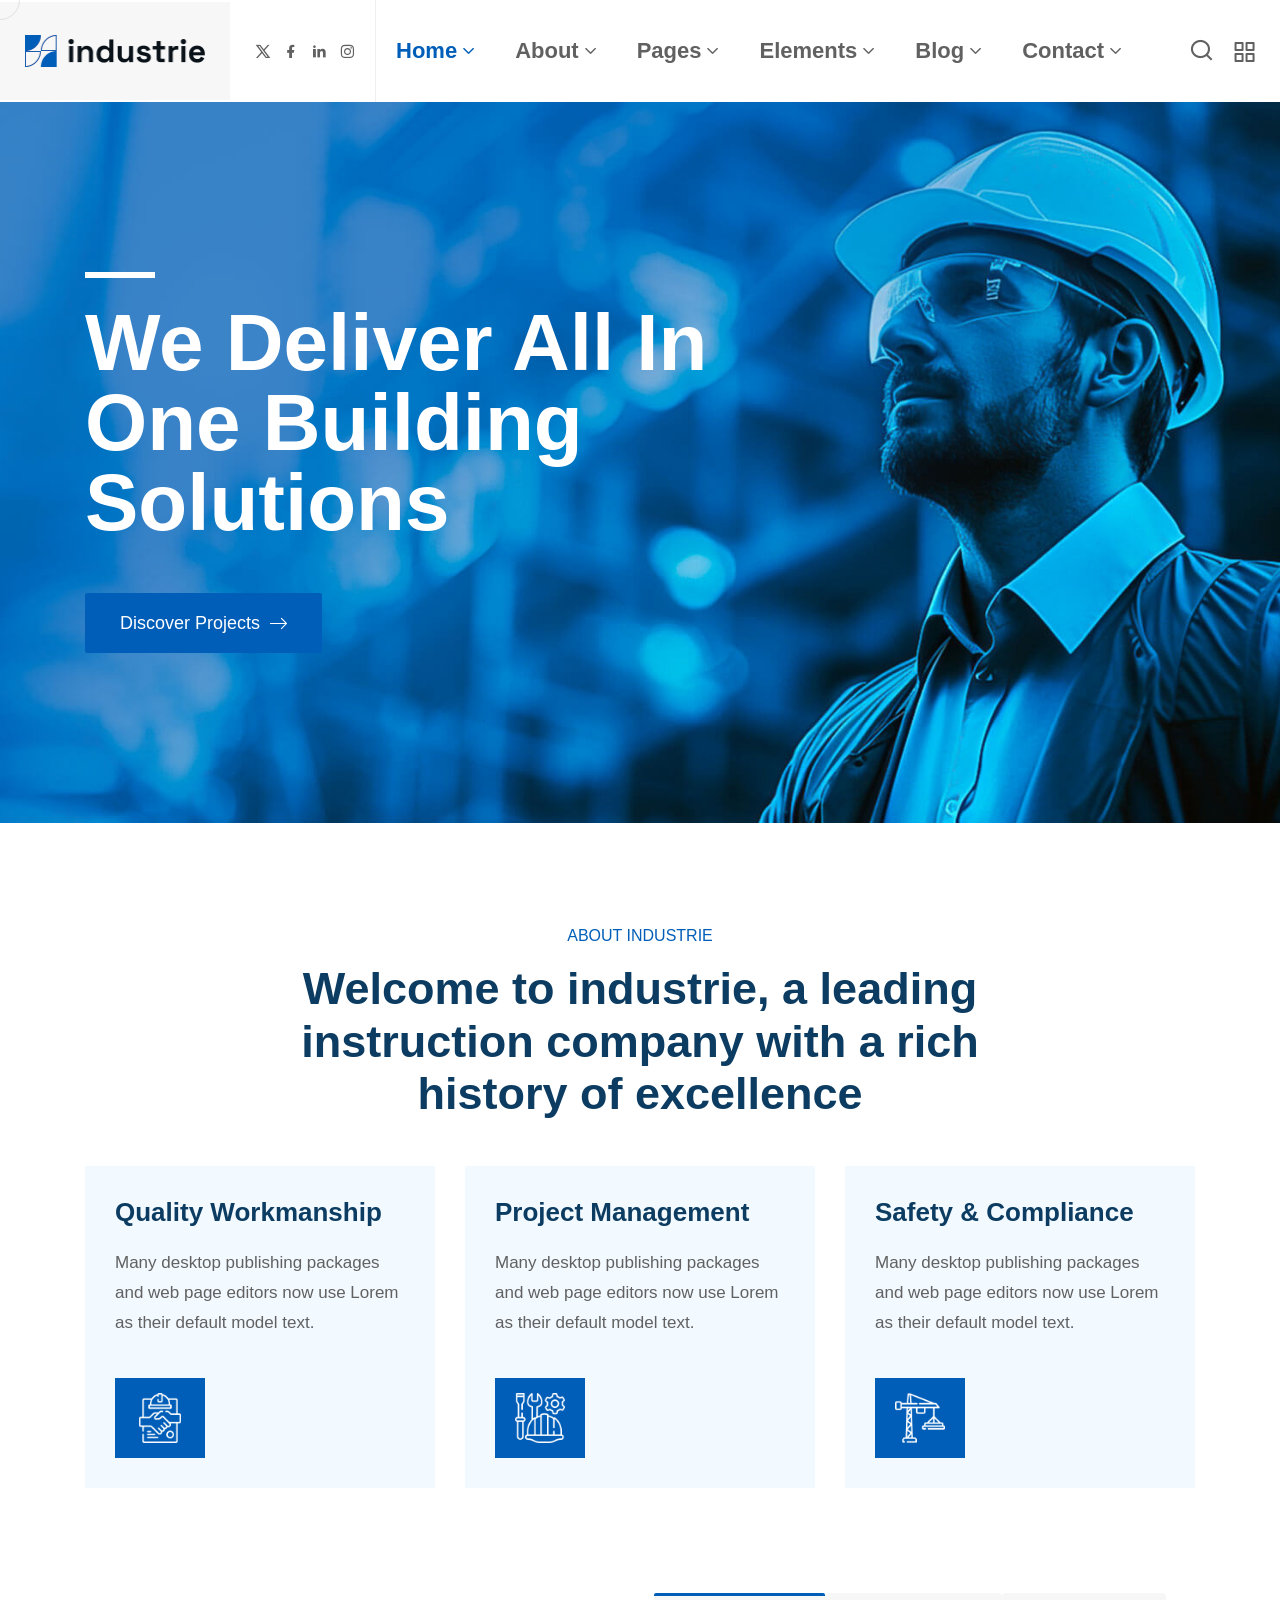
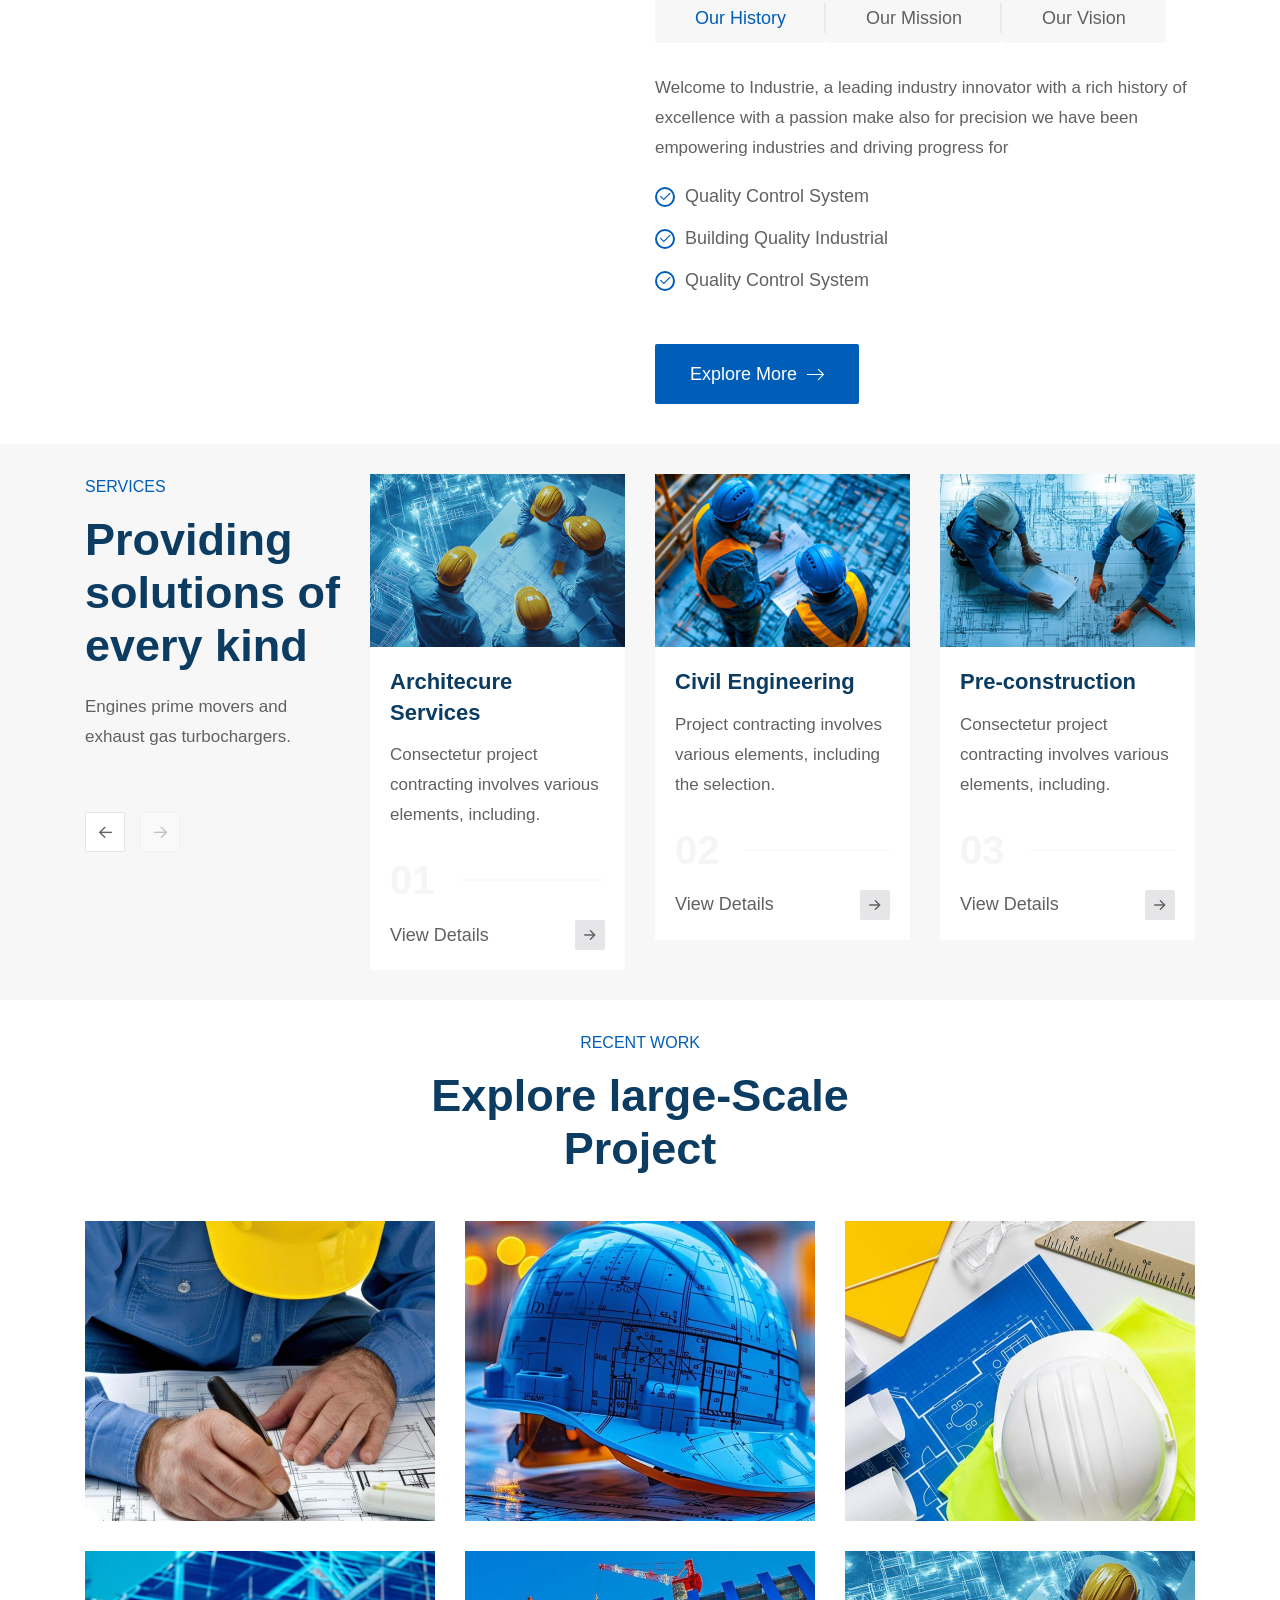
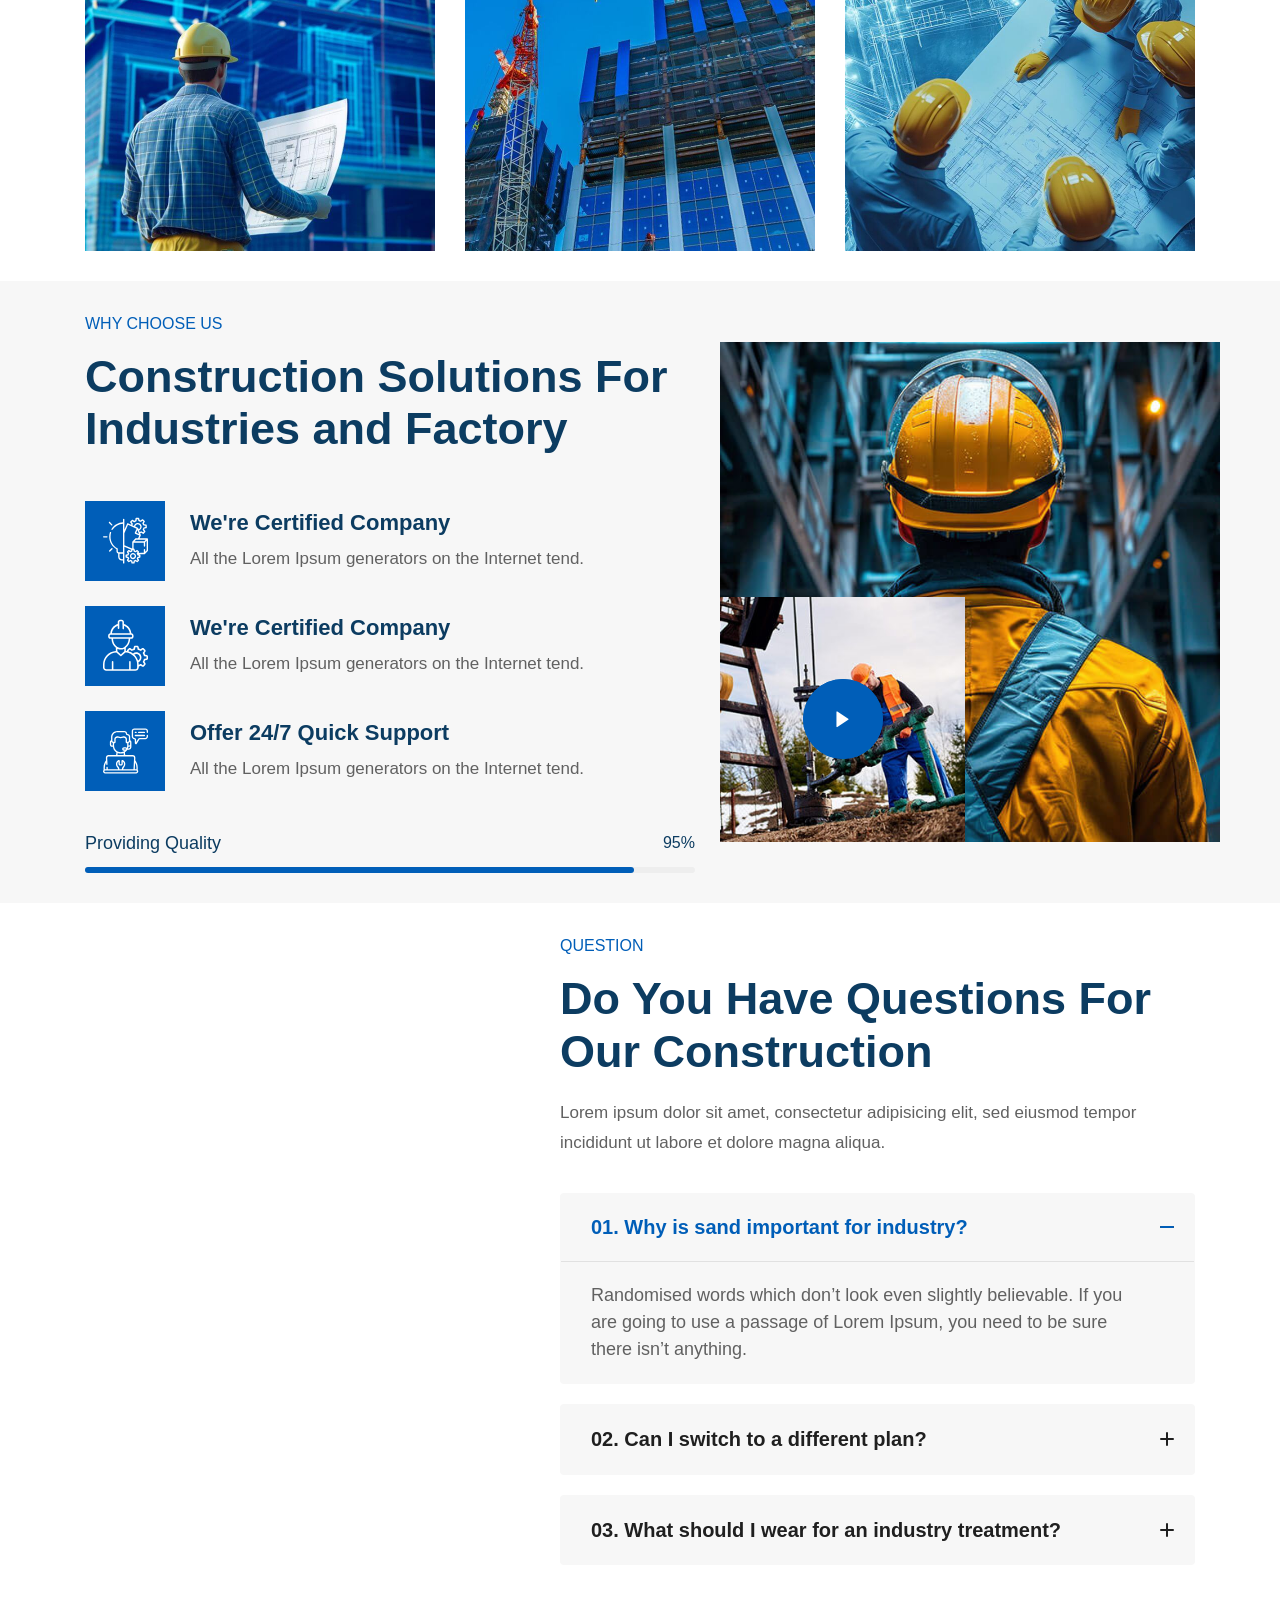
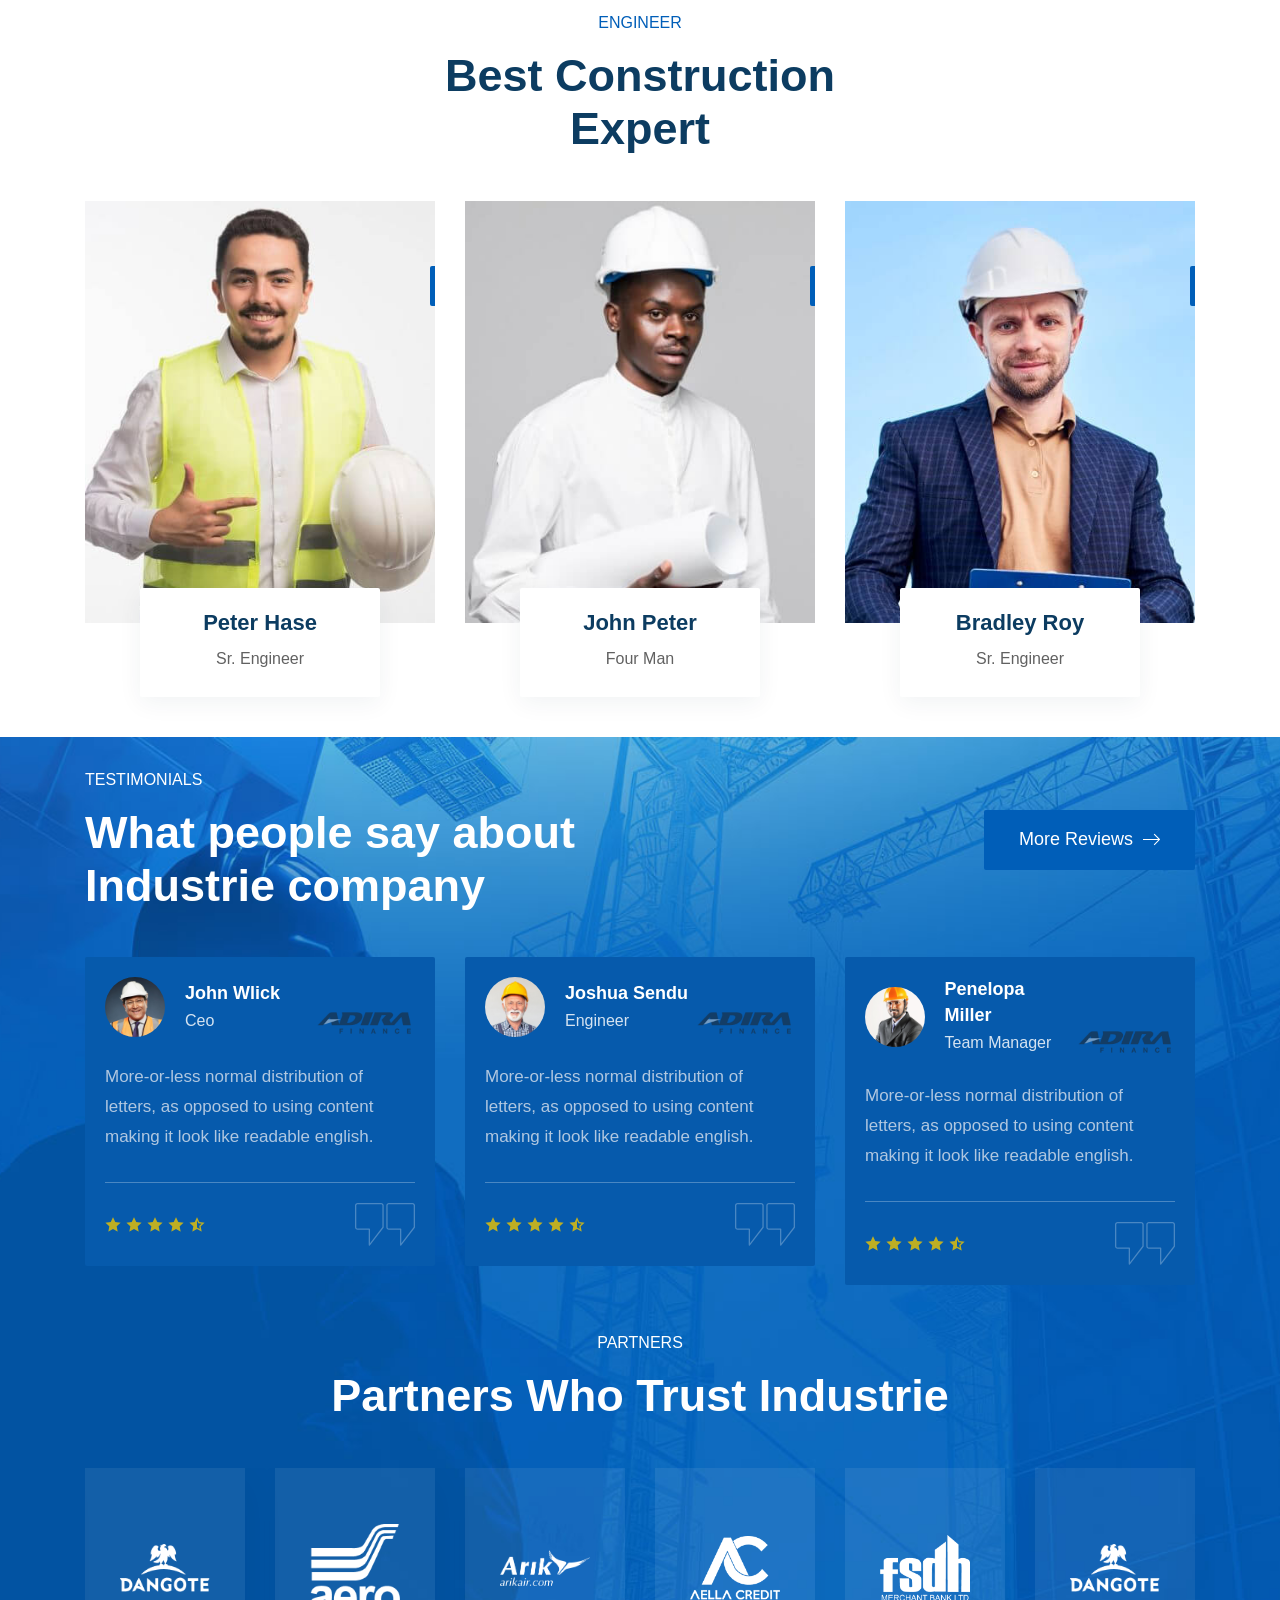
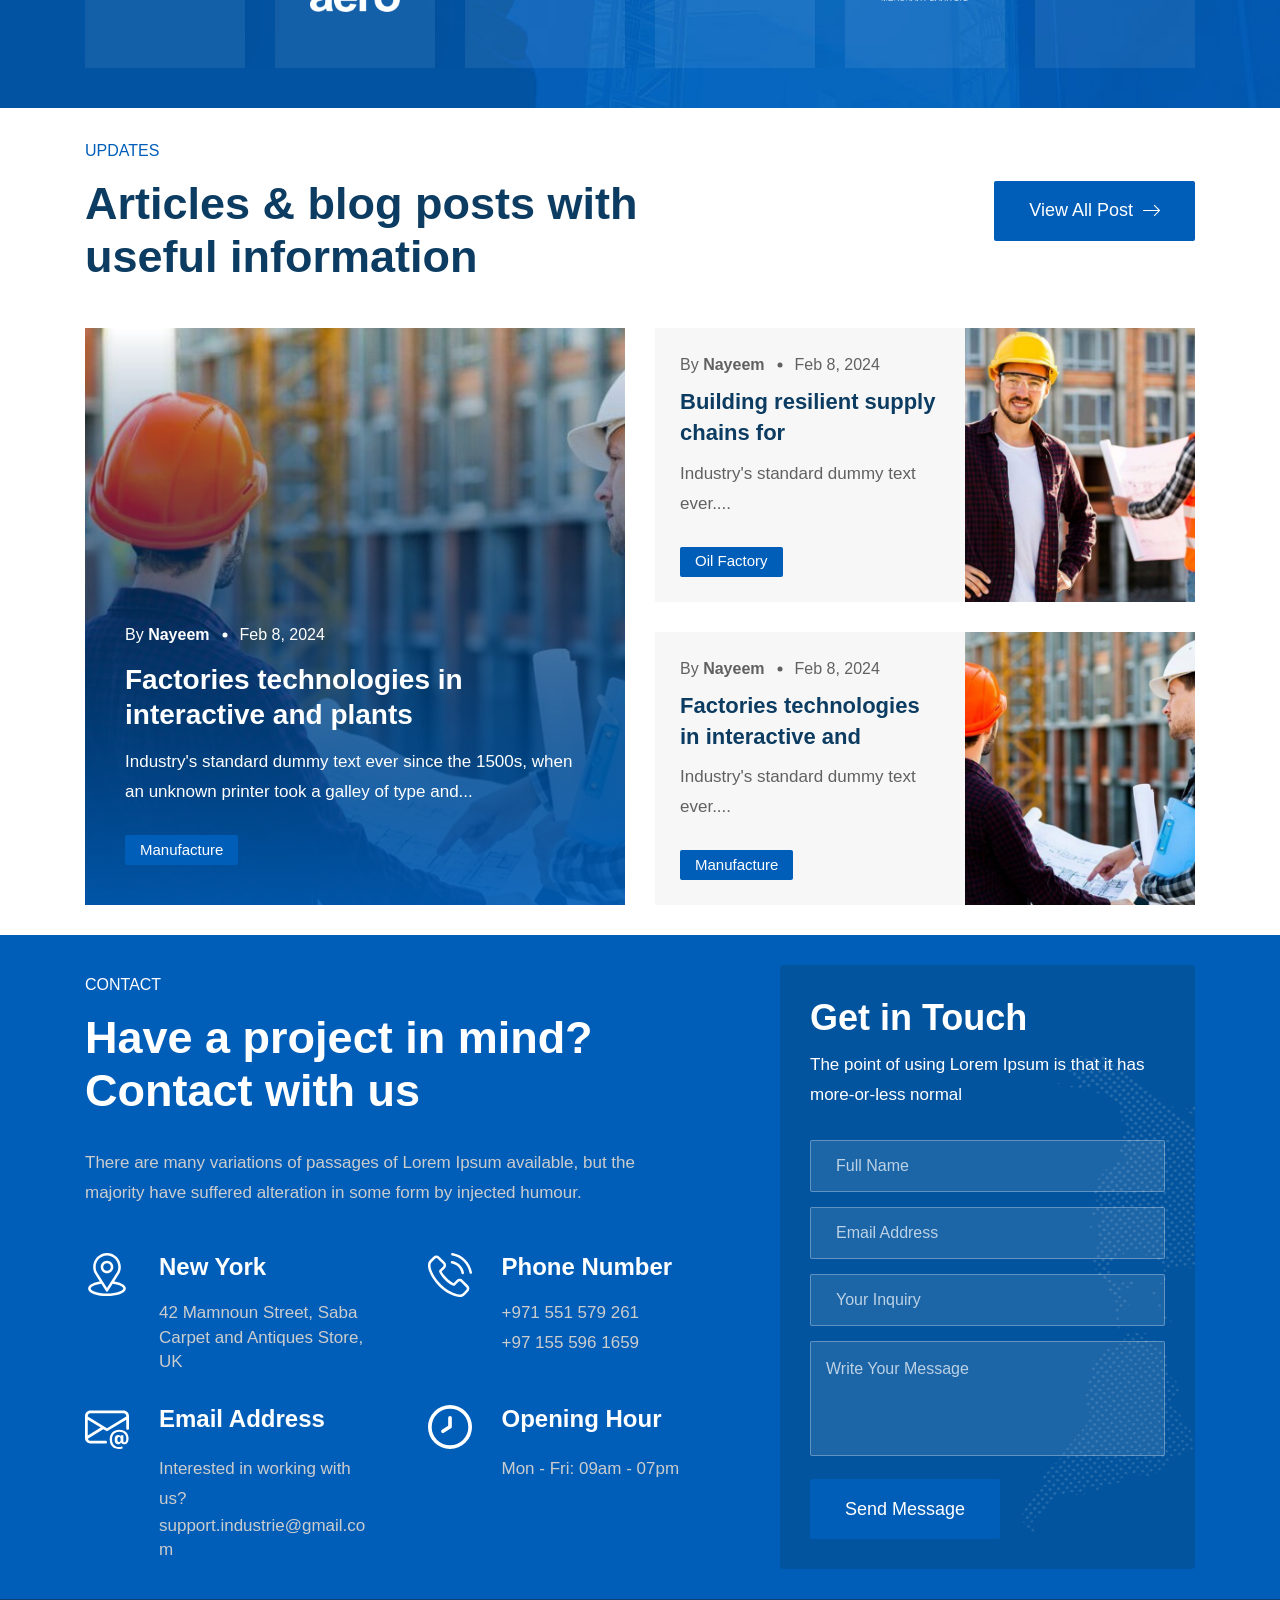
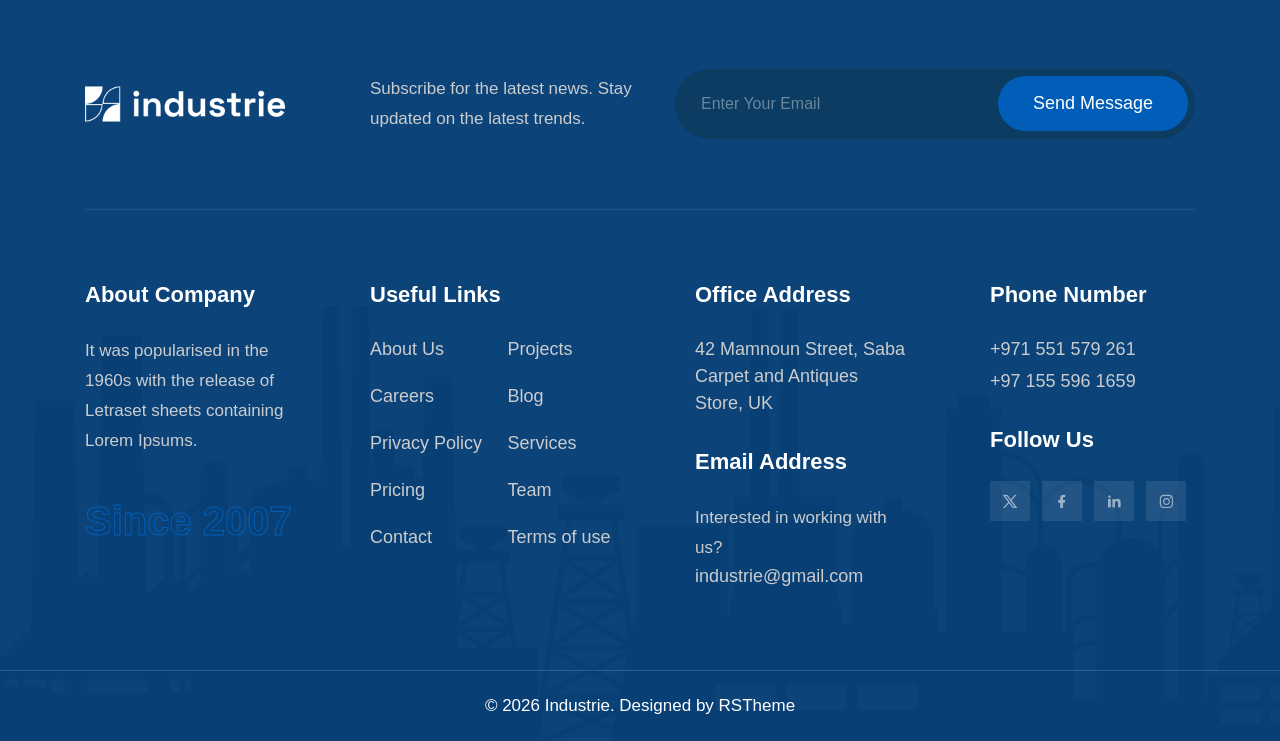
<file: blue-construction.html>
<!doctype html>
<html class="no-js" lang="zxx">

<!-- Mirrored from industrie.rstheme.com/html/blue-construction.html by HTTrack Website Copier/3.x [XR&CO'2014], Mon, 28 Jul 2025 06:27:20 GMT -->
<meta charset="utf-8">
<meta http-equiv="x-ua-compatible" content="ie=edge">
<title>Blue Construction || HTML Template</title>
<meta name="description" content="">
<meta name="viewport" content="width=device-width, initial-scale=1">
<!-- Place favicon.ico in the root directory -->
<link rel="shortcut icon" type="image/x-icon" href="assets/images/favicon-blue.png">
<!-- CSS here -->
<link rel="stylesheet" href="assets/css/vendor/bootstrap.min.css">
<link rel="stylesheet" href="assets/css/vendor/animate.min.css">
<link rel="stylesheet" href="assets/css/plugins/swiper.min.css">
<link rel="stylesheet" href="assets/css/plugins/nice-select.css">
<link rel="stylesheet" href="assets/css/plugins/nouislider.min.css">
<link rel="stylesheet" href="assets/css/vendor/magnific-popup.css">
<link rel="stylesheet" href="assets/css/vendor/odometer.min.css">
<link rel="stylesheet" href="assets/css/vendor/fontawesome-pro.css">
<link rel="stylesheet" href="assets/css/vendor/spacing.css">
<link rel="stylesheet" href="assets/css/vendor/remixicon.css">
<link rel="stylesheet" href="assets/css/main.css">

<body class="rs-smoother-yes rtl">


    <!-- preloader start -->
    <div id="pre-load">
        <div id="loader" class="loader">
            <div class="loader-container has-theme-blue">
                <div class="loader-icon"><img src="assets/images/favicon-blue.png" alt=""></div>
            </div>
        </div>
    </div>
    <!-- preloader end -->

    <!-- preloader start -->

    <div id="rs-mouse">
        <div id="cursor-ball"></div>
    </div>

    <!-- preloader end -->

    <!-- Header area start -->
    <header>
        <div class="rs-header-area rs-header-one has-theme-blue" id="header-sticky">
            <div class="container-fluid g-0">
                <div class="rs-header-inner">
                    <div class="rs-header-left">
                        <div class="rs-header-logo-wrapper">
                            <div class="rs-header-logo">
                                <a href="index.html"><img src="assets/images/logo/logo-blue.png" alt="logo"></a>
                            </div>
                        </div>
                    </div>
                    <div class="rs-header-menu">
                        <div class="rs-theme-social has-transparent has-orange">
                            <a href="#"><i class="ri-twitter-x-line"></i></a>
                            <a href="#"><i class="ri-facebook-fill"></i></a>
                            <a href="#"><i class="ri-linkedin-fill"></i></a>
                            <a href="#"><i class="ri-instagram-line"></i></a>
                        </div>
                        <nav id="mobile-menu" class="main-menu">
                            <ul class="multipage-menu">
                                <li class="menu-item-has-children">
                                    <a href="#">Home</a>
                                    <ul class="submenu last-children">
                                        <li class="menu-item-has-children has-arrow">
                                            <a href="#">Multipages</a>
                                            <ul class="submenu">
                                                <li><a href="index.html">Industry</a></li>
                                                <li><a href="red-engineering.html">Red Engineering</a></li>
                                                <li><a href="blue-construction.html">Blue Construction</a></li>
                                                <li><a href="metallurgy.html">Metallurgy</a></li>
                                                <li><a href="orange-construction.html">Orange construction</a></li>
                                                <li><a href="laboratory.html">Laboratory</a></li>
                                                <li><a href="renewable-energy.html">Renewable Energy</a></li>
                                                <li><a href="oil-gas.html">Oil & Gas</a></li>
                                                <li><a href="factory.html">Factory</a></li>
                                                <li><a href="robotic.html">Robotic</a></li>
                                                <li><a href="architecture.html">Architecture</a></li>
                                                <li><a href="manufacturing.html">Manufacturing</a></li>
                                            </ul>
                                        </li>
                                        <li class="menu-item-has-children has-arrow">
                                            <a href="javascript:void(0)">Onepages</a>
                                            <ul class="submenu">
                                                <li><a href="industrie-one-page.html">Industrie Onepage</a></li>
                                                <li><a href="red-engineering-one-page.html">Engineering Onepage</a></li>
                                                <li><a href="blue-construction-one-page.html">Blue Construct Onepage</a></li>
                                                <li><a href="metallurgy-one-page.html">Metallurgy Onepage</a></li>
                                                <li><a href="orange-construction-one-page.html">Construction Onepage</a></li>
                                                <li><a href="laboratory-one-page.html">Laboratory Onepage</a></li>
                                                <li><a href="renewable-energy-one-page.html"> Energy Onepage</a></li>
                                                <li><a href="oil-gas-one-page.html">Oil Gas Onepage</a></li>
                                                <li><a href="factory-one-page.html">Factory Onepage</a></li>
                                                <li><a href="robotic-one-page.html">Robotic Onepage</a></li>
                                                <li><a href="architecture-one-page.html">Architecture Onepage</a></li>
                                                <li><a href="manufacturing-one-page.html">Manufacturing Onepage</a></li>
                                            </ul>
                                        </li>
                                    </ul>
                                </li>
                                <!-- about menu -->
                                <li class="menu-item-has-children">
                                    <a href="about.html">About</a>
                                    <ul class="submenu last-children">
                                        <li>
                                            <a href="about.html">About Us 01</a>
                                        </li>
                                        <li>
                                            <a href="about-two.html">About Us 02</a>
                                        </li>
                                    </ul>
                                </li>
                                <!-- page menu -->
                                <li class="menu-item-has-children">
                                    <a href="javascript:void(0)">Pages</a>
                                    <ul class="submenu last-children">
                                        <li class=" has-arrow">
                                            <a href="javascript:void(0)">Services</a>
                                            <ul class="submenu">
                                                <li><a href="services.html">Services</a></li>
                                                <li><a href="services-details.html">Services Details</a></li>
                                            </ul>
                                        </li>
                                        <li class=" has-arrow">
                                            <a href="javascript:void(0)">Team</a>
                                            <ul class="submenu">
                                                <li><a href="team.html">Team</a></li>
                                                <li><a href="team-details.html">Team Details</a></li>
                                            </ul>
                                        </li>
                                        <li class=" has-arrow">
                                            <a href="javascript:void(0)">Project</a>
                                            <ul class="submenu">
                                                <li><a href="portfolio.html">Project</a></li>
                                                <li><a href="portfolio-details.html">Project Details</a></li>
                                            </ul>
                                        </li>
                                        <li>
                                            <a href="pricing.html">Pricing Plan</a>
                                        </li>
                                        <li class=" has-arrow">
                                            <a href="shop.html">Shop</a>
                                            <ul class="submenu">
                                                <li><a href="shop.html">Product</a></li>
                                                <li><a href="shop-details.html">Product Details</a></li>
                                                <li><a href="checkout.html">Checkout</a></li>
                                                <li><a href="cart.html">Cart</a></li>
                                            </ul>
                                        </li>
                                        <li>
                                            <a href="faq.html">Faq</a>
                                        </li>
                                        <li>
                                            <a href="appointment.html">Appointment</a>
                                        </li>
                                    </ul>
                                </li>
                                <!-- elements menu -->
                                <li class="has-mega-menu menu-item-has-children">
                                    <a href="javascript:void(0)">Elements</a>
                                    <ul class="mega-menu mega-grid">
                                        <li>
                                            <a href="#" class="title">Elements Layout</a>
                                            <ul>
                                                <li><a href="elements-features.html">Features</a></li>
                                                <li><a href="elements-advance-tab.html">Advance Tab</a></li>
                                                <li><a href="elements-work-process.html">Work Process</a></li>
                                                <li><a href="elements-counter.html">Counter</a></li>
                                                <li><a href="elements-gsap.html">GSAP</a></li>
                                            </ul>
                                        </li>
                                        <li>
                                            <a href="#" class="title">Elements Layout</a>
                                            <ul>
                                                <li><a href="elements-services.html">Services Box</a></li>
                                                <li><a href="elements-team.html">Team</a></li>
                                                <li><a href="elements-pricing.html">Pricing</a></li>
                                                <li><a href="elements-portfolio.html">Project</a></li>
                                                <li><a href="#">Coming Soon</a></li>
                                            </ul>
                                        </li>
                                        <li>
                                            <a href="#" class="title">Elements Layout</a>
                                            <ul>
                                                <li><a href="elements-services-tab.html">Services Tab</a></li>
                                                <li><a href="elements-testimonial.html">Testimonials</a></li>
                                                <li><a href="elements-brand.html">Partner Logo</a></li>
                                                <li><a href="elements-blog.html">Blog</a></li>
                                                <li><a href="#">Coming Soon</a></li>
                                            </ul>
                                        </li>
                                    </ul>
                                </li>

                                <li class="menu-item-has-children">
                                    <a href="javascript:void(0)">Blog</a>
                                    <ul class="submenu last-children">
                                        <li>
                                            <a href="blog.html">Blog</a>
                                        </li>
                                        <li>
                                            <a href="blog-details.html">Blog Details</a>
                                        </li>
                                    </ul>
                                </li>
                                <li class="menu-item-has-children">
                                    <a href="contact.html">Contact</a>
                                    <ul class="submenu last-children">
                                        <li>
                                            <a href="contact.html">Contact 01</a>
                                        </li>
                                        <li>
                                            <a href="contact-two.html">Contact 02</a>
                                        </li>
                                    </ul>
                                </li>
                            </ul>
                        </nav>
                    </div>
                    <div class="rs-header-right">
                        <!-- search area start -->
                        <div class="rs-header-search-wrapper">
                            <div class="rs-header-search-icon has-theme-blue">
                                <i class="ri-close-fill has-close"></i>
                                <i class="ri-search-line has-search"></i>
                            </div>
                            <form class="rs-header-search-inner rs-stickys-form">
                                <div class="rs-header-search">
                                    <input type="text" placeholder="Searching...">
                                    <button type="submit"><i class="ri-search-line"></i></button>
                                </div>
                            </form>
                        </div>
                        <!-- search area end -->
                        <div class="rs-header-btn">
                            <a class="rs-btn has-theme-blue has-icon has-bg" href="contact.html">Get In Touch
                                <span class="icon-box">
                                <svg class="icon-first" xmlns="http://www.w3.org/2000/svg" viewBox="0 0 32 32">
                                    <path
                                        d="M31.71,15.29l-10-10L20.29,6.71,28.59,15H0v2H28.59l-8.29,8.29,1.41,1.41,10-10A1,1,0,0,0,31.71,15.29Z">
                                    </path>
                                </svg>
                                <svg class="icon-second" xmlns="http://www.w3.org/2000/svg" viewBox="0 0 32 32">
                                    <path
                                        d="M31.71,15.29l-10-10L20.29,6.71,28.59,15H0v2H28.59l-8.29,8.29,1.41,1.41,10-10A1,1,0,0,0,31.71,15.29Z">
                                    </path>
                                </svg>
                            </span>
                            </a>
                        </div>
                        <div class="rs-header-hamburger has-theme-blue">
                            <div class="sidebar-toggle">
                                <a class="bar-icon" href="javascript:void(0)">
                                    <svg xmlns="http://www.w3.org/2000/svg" width="21" height="20" viewBox="0 0 21 20" fill="none">
                                        <path d="M8.55566 11H1.55566C1.29045 11 1.03609 11.1054 0.848557 11.2929C0.661021 11.4804 0.555664 11.7348 0.555664 12V19C0.555664 19.2652 0.661021 19.5196 0.848557 19.7071C1.03609 19.8946 1.29045 20 1.55566 20H8.55566C8.82088 20 9.07523 19.8946 9.26277 19.7071C9.45031 19.5196 9.55566 19.2652 9.55566 19V12C9.55566 11.7348 9.45031 11.4804 9.26277 11.2929C9.07523 11.1054 8.82088 11 8.55566 11ZM7.55566 18H2.55566V13H7.55566V18ZM19.5557 0H12.5557C12.2904 0 12.0361 0.105357 11.8486 0.292893C11.661 0.48043 11.5557 0.734784 11.5557 1V8C11.5557 8.26522 11.661 8.51957 11.8486 8.70711C12.0361 8.89464 12.2904 9 12.5557 9H19.5557C19.8209 9 20.0752 8.89464 20.2628 8.70711C20.4503 8.51957 20.5557 8.26522 20.5557 8V1C20.5557 0.734784 20.4503 0.48043 20.2628 0.292893C20.0752 0.105357 19.8209 0 19.5557 0ZM18.5557 7H13.5557V2H18.5557V7ZM19.5557 11H12.5557C12.2904 11 12.0361 11.1054 11.8486 11.2929C11.661 11.4804 11.5557 11.7348 11.5557 12V19C11.5557 19.2652 11.661 19.5196 11.8486 19.7071C12.0361 19.8946 12.2904 20 12.5557 20H19.5557C19.8209 20 20.0752 19.8946 20.2628 19.7071C20.4503 19.5196 20.5557 19.2652 20.5557 19V12C20.5557 11.7348 20.4503 11.4804 20.2628 11.2929C20.0752 11.1054 19.8209 11 19.5557 11ZM18.5557 18H13.5557V13H18.5557V18ZM8.55566 0H1.55566C1.29045 0 1.03609 0.105357 0.848557 0.292893C0.661021 0.48043 0.555664 0.734784 0.555664 1V8C0.555664 8.26522 0.661021 8.51957 0.848557 8.70711C1.03609 8.89464 1.29045 9 1.55566 9H8.55566C8.82088 9 9.07523 8.89464 9.26277 8.70711C9.45031 8.51957 9.55566 8.26522 9.55566 8V1C9.55566 0.734784 9.45031 0.48043 9.26277 0.292893C9.07523 0.105357 8.82088 0 8.55566 0ZM7.55566 7H2.55566V2H7.55566V7Z" fill="#616161"></path>
                                    </svg>
                                </a>
                            </div>
                        </div>
                    </div>
                </div>
            </div>
        </div>
    </header>
    <!-- Header area end -->

    <!-- Offcanvas area start -->
    <div class="fix">
        <div class="offcanvas-area has-theme-blue" data-lenis-prevent>
            <div class="offcanvas-wrapper">
                <div class="offcanvas-content">
                    <div class="offcanvas-top d-flex justify-content-between align-items-center mb-25">
                        <div class="offcanvas-logo">
                            <a href="index.html"><img src="assets/images/logo/logo-blue.png" alt="logo"></a>
                        </div>
                        <div class="offcanvas-close">
                            <button class="offcanvas-close-icon animation--flip">
                                <span class="offcanvas-m-lines">
                                <span class="offcanvas-m-line line--1"></span><span
                                    class="offcanvas-m-line line--2"></span><span
                                    class="offcanvas-m-line line--3"></span>
                                </span>
                            </button>
                        </div>
                    </div>
                    <div class="offcanvas-about mb-30 d-none d-sm-block">
                        <p> Industrie is a modern factory website. specifically designed for who need construction,
                            firms, oil, architecture and any other small business.
                        </p>
                    </div>
                    <div class="offcanvas-gallery d-none d-sm-block">
                        <div class="offcanvas-gallery-thumb-wrapper">
                            <div class="offcanvas-popup-thumb">
                                <a class="popup-image" href="assets/images/gallery/gallery-thumb-01.png">
                                    <img src="assets/images/gallery/gallery-thumb-01.png" alt="image">
                                </a>
                            </div>
                            <div class="offcanvas-popup-thumb">
                                <a class="popup-image" href="assets/images/gallery/gallery-thumb-02.png">
                                    <img src="assets/images/gallery/gallery-thumb-02.png" alt="image">
                                </a>
                            </div>
                            <div class="offcanvas-popup-thumb">
                                <a class="popup-image" href="assets/images/gallery/gallery-thumb-03.png">
                                    <img src="assets/images/gallery/gallery-thumb-03.png" alt="image">
                                </a>
                            </div>
                            <div class="offcanvas-popup-thumb">
                                <a class="popup-image" href="assets/images/gallery/gallery-thumb-04.png">
                                    <img src="assets/images/gallery/gallery-thumb-04.png" alt="image">
                                </a>
                            </div>
                            <div class="offcanvas-popup-thumb">
                                <a class="popup-image" href="assets/images/gallery/gallery-thumb-05.png">
                                    <img src="assets/images/gallery/gallery-thumb-05.png" alt="image">
                                </a>
                            </div>
                            <div class="offcanvas-popup-thumb">
                                <a class="popup-image" href="assets/images/gallery/gallery-thumb-01.png">
                                    <img src="assets/images/gallery/gallery-thumb-01.png" alt="image">
                                </a>
                            </div>
                        </div>
                    </div>
                    <div class="mobile-menu">
                        <div class="rs-offcanvas-menu mb-25">
                            <nav></nav>
                        </div>
                    </div>
                    <div class="offcanvas-contact mb-30">
                        <h4 class="offcanvas-title-meta">Contact Info</h4>
                        <ul>
                            <li class="d-flex align-items-center gap-15">
                                <div class="offcanvas-contact-icon">
                                    <svg xmlns="http://www.w3.org/2000/svg" width="14" height="18" viewBox="0 0 14 18" fill="none">
                                        <path d="M11.8768 9.68475C11.3059 10.835 10.5331 11.9818 9.74128 13.0109C8.95198 14.0368 8.15999 14.9249 7.5643 15.5572C7.48514 15.6412 7.40956 15.7206 7.33802 15.7951C7.26648 15.7206 7.1909 15.6412 7.11174 15.5572C6.51605 14.9249 5.72406 14.0368 4.93476 13.0109C4.14299 11.9818 3.37019 10.835 2.79925 9.68475C2.22242 8.52266 1.89032 7.43373 1.89032 6.5C1.89032 3.50846 4.32934 1.08333 7.33802 1.08333C10.3467 1.08333 12.7857 3.50846 12.7857 6.5C12.7857 7.43373 12.4536 8.52266 11.8768 9.68475ZM7.33802 17.3333C7.33802 17.3333 13.8753 11.1732 13.8753 6.5C13.8753 2.91015 10.9484 0 7.33802 0C3.7276 0 0.800781 2.91015 0.800781 6.5C0.800781 11.1732 7.33802 17.3333 7.33802 17.3333Z" fill="#6D6D6D"></path>
                                        <path d="M7.33802 8.66667C6.13455 8.66667 5.15894 7.69662 5.15894 6.5C5.15894 5.30338 6.13455 4.33333 7.33802 4.33333C8.54149 4.33333 9.5171 5.30338 9.5171 6.5C9.5171 7.69662 8.54149 8.66667 7.33802 8.66667ZM7.33802 9.75C9.14323 9.75 10.6066 8.29492 10.6066 6.5C10.6066 4.70507 9.14323 3.25 7.33802 3.25C5.53281 3.25 4.0694 4.70507 4.0694 6.5C4.0694 8.29492 5.53281 9.75 7.33802 9.75Z" fill="#6D6D6D"></path>
                                    </svg>
                                </div>
                                <div class="offcanvas-contact-text">
                                    <a href="#"> 2096 New Market, New Road <br>
                                    North Carolina, USA </a>
                                </div>
                            </li>
                            <li class="d-flex align-items-center gap-15">
                                <div class="offcanvas-contact-icon">
                                    <svg xmlns="http://www.w3.org/2000/svg" width="16" height="16" viewBox="0 0 16 16" fill="none">
                                        <path d="M3.65387 1.32849C3.40343 1.00649 2.92745 0.976861 2.639 1.26531L1.60508 2.29923C1.1216 2.78271 0.94387 3.46766 1.1551 4.06847C2.00338 6.48124 3.39215 8.74671 5.32272 10.6773C7.25329 12.6078 9.51876 13.9966 11.9315 14.8449C12.5323 15.0561 13.2173 14.8784 13.7008 14.3949L14.7347 13.361C15.0231 13.0726 14.9935 12.5966 14.6715 12.3461L12.3653 10.5524C12.2008 10.4245 11.9866 10.3793 11.7845 10.4298L9.59541 10.9771C9.00082 11.1257 8.37183 10.9515 7.93845 10.5181L5.48187 8.06155C5.04849 7.62817 4.87427 6.99919 5.02292 6.40459L5.57019 4.21553C5.62073 4.01336 5.57552 3.79918 5.44758 3.63468L3.65387 1.32849ZM1.88477 0.511076C2.62689 -0.231039 3.8515 -0.154797 4.49583 0.673634L6.28954 2.97983C6.6187 3.40304 6.73502 3.95409 6.60498 4.47423L6.05772 6.66329C5.99994 6.8944 6.06766 7.13888 6.2361 7.30732L8.69268 9.7639C8.86113 9.93235 9.1056 10.0001 9.33671 9.94229L11.5258 9.39502C12.0459 9.26499 12.597 9.3813 13.0202 9.71047L15.3264 11.5042C16.1548 12.1485 16.231 13.3731 15.4889 14.1152L14.455 15.1492C13.7153 15.8889 12.6089 16.2137 11.5778 15.8512C9.01754 14.9511 6.61438 13.4774 4.56849 11.4315C2.5226 9.38562 1.04895 6.98246 0.148838 4.42225C-0.213682 3.39112 0.11113 2.28472 0.85085 1.545L1.88477 0.511076Z" fill="#6D6D6D"></path>
                                        <path d="M11 0.5C11 0.223858 11.2239 0 11.5 0H15.5C15.7761 0 16 0.223858 16 0.5V4.5C16 4.77614 15.7761 5 15.5 5C15.2239 5 15 4.77614 15 4.5V1.70711L10.8536 5.85355C10.6583 6.04882 10.3417 6.04882 10.1464 5.85355C9.95118 5.65829 9.95118 5.34171 10.1464 5.14645L14.2929 1H11.5C11.2239 1 11 0.776142 11 0.5Z" fill="#6D6D6D"></path>
                                    </svg>
                                </div>
                                <div class="offcanvas-contact-text">
                                    <a href="tel:+12346691234"> +123-4669-1234 </a>
                                </div>
                            </li>
                            <li class="d-flex align-items-center gap-15">
                                <div class="offcanvas-contact-icon">
                                    <svg xmlns="http://www.w3.org/2000/svg" width="16" height="16" viewBox="0 0 16 16" fill="none">
                                        <path d="M2 2C0.895431 2 0 2.89543 0 4V12L2.58386e-05 12.0103C0.00555998 13.1101 0.898859 14 2 14H7.5C7.77614 14 8 13.7761 8 13.5C8 13.2239 7.77614 13 7.5 13H2C1.53715 13 1.14774 12.6855 1.03376 12.2586L6.67417 8.7876L8 9.5831L15 5.3831V8.5C15 8.77614 15.2239 9 15.5 9C15.7761 9 16 8.77614 16 8.5V4C16 2.89543 15.1046 2 14 2H2ZM5.70808 8.20794L1 11.1052V5.3831L5.70808 8.20794ZM1 4.2169V4C1 3.44772 1.44772 3 2 3H14C14.5523 3 15 3.44772 15 4V4.2169L8 8.4169L1 4.2169Z" fill="#6D6D6D"></path>
                                        <path d="M14.2467 14.2686C15.2567 14.2686 15.8339 13.4116 15.8339 12.2442V12.0344C15.8339 10.4297 14.6402 9 12.5197 9H12.4847C10.421 9 9 10.3598 9 12.4322V12.6465C9 14.8195 10.4385 16 12.3579 16H12.4016C12.9963 16 13.4204 15.9257 13.639 15.8251V15.0949C13.3941 15.2042 12.9656 15.2742 12.4585 15.2742H12.4147C11.0812 15.2742 9.84385 14.4872 9.84385 12.6202V12.4628C9.84385 10.8057 10.9019 9.73891 12.4847 9.73891H12.524C14.0587 9.73891 15.0075 10.7883 15.0075 12.065V12.183C15.0075 13.158 14.6839 13.5734 14.3691 13.5734C14.1374 13.5734 13.9582 13.4247 13.9582 13.1537V10.9631H13.0531V11.5315H13.0225C12.9394 11.2342 12.6552 10.9019 12.0693 10.9019C11.2911 10.9019 10.8101 11.4572 10.8101 12.3011V12.8301C10.8101 13.722 11.2998 14.2642 12.0693 14.2642C12.5415 14.2642 12.9656 14.0369 13.0837 13.6215H13.1274C13.2455 14.0412 13.7439 14.2686 14.2467 14.2686ZM11.7939 12.6814V12.4541C11.7939 11.9076 12.0212 11.6627 12.3666 11.6627C12.664 11.6627 12.9394 11.8551 12.9394 12.371V12.7383C12.9394 13.3111 12.6858 13.4816 12.3754 13.4816C12.0212 13.4816 11.7939 13.2673 11.7939 12.6814Z" fill="#6D6D6D"></path>
                                    </svg>
                                </div>
                                <div class="offcanvas-contact-text">
                                    <a href="mailto:info@gmail.com">info@gmail.com</a>
                                </div>
                            </li>
                        </ul>
                    </div>
                    <div class="offcanvas-social">
                        <h4 class="offcanvas-title-meta">Subscribe & Follow</h4>
                        <ul>
                            <li><a href="#"><i class="fab fa-facebook-f"></i></a></li>
                            <li><a href="#"><i class="fab fa-twitter"></i></a></li>
                            <li><a href="#"><i class="fab fa-youtube"></i></a></li>
                            <li><a href="#"><i class="fab fa-linkedin"></i></a></li>
                        </ul>
                    </div>
                </div>
            </div>
        </div>
    </div>
    <div class="offcanvas-overlay"></div>
    <div class="offcanvas-overlay-white"></div>
    <!-- Offcanvas area start -->

    <!-- Body main wrapper start -->
    <main>

        <!-- banner area start -->
        <section class="rs-banner-area rs-banner-three p-relative">
            <div class="rs-banner-bg-thumb" data-background="assets/images/bg/banner-bg-04.png">
            </div>
            <div class="container">
                <div class="row">
                    <div class="col-xl-8 col-lg-8 col-md-10">
                        <div class="rs-banner-wrapper">
                            <div class="rs-banner-content">
                                <div class="rs-banner-border"></div>
                                <h1 class="rs-banner-title wow fadeInUp" data-wow-delay=".3s" data-wow-duration=".7s">We deliver All In One building solutions </h1>
                                <div class="rs-banner-btn wow fadeInUp" data-wow-delay=".5s" data-wow-duration=".9s">
                                    <a class="rs-btn has-theme-blue has-bg has-icon" href="contact.html">Discover Projects
                                        <span class="icon-box">
                                 <svg class="icon-first" xmlns="http://www.w3.org/2000/svg" viewBox="0 0 32 32">
                                    <path
                                       d="M31.71,15.29l-10-10L20.29,6.71,28.59,15H0v2H28.59l-8.29,8.29,1.41,1.41,10-10A1,1,0,0,0,31.71,15.29Z">
                                    </path>
                                 </svg>
                                 <svg class="icon-second" xmlns="http://www.w3.org/2000/svg" viewBox="0 0 32 32">
                                    <path
                                       d="M31.71,15.29l-10-10L20.29,6.71,28.59,15H0v2H28.59l-8.29,8.29,1.41,1.41,10-10A1,1,0,0,0,31.71,15.29Z">
                                    </path>
                                 </svg>
                              </span>
                                    </a>
                                </div>
                            </div>
                        </div>
                    </div>
                </div>
            </div>
        </section>
        <!-- banner area end -->

        <!-- feature area start -->
        <section class="rs-feature-area section-space-top rs-feature-two">
            <div class="container">
                <div class="row justify-content-center">
                    <div class="col-xl-8 col-lg-9 col-md-10">
                        <div class="rs-section-title-wrapper text-center section-title-space">
                            <span class="rs-section-subtitle has-theme-blue">
                        About Industrie
                     </span>
                            <h2 class="rs-section-title has-theme-blue rs-split-text-enable split-in-fade">Welcome to
                                industrie, a leading instruction company with a rich history of excellence</h2>
                        </div>
                    </div>
                </div>
                <div class="row g-5">
                    <div class="col-xl-4 col-lg-4 col-md-6">
                        <div class="rs-feature-item wow fadeInUp" data-wow-delay=".3s" data-wow-duration="1s">
                            <h3 class="rs-feature-title">Quality Workmanship </h3>
                            <div class="rs-feature-descrip">
                                <p>Many desktop publishing packages and web page editors now use Lorem as their default model
                                    text.</p>
                            </div>
                            <div class="rs-feature-icon">
                                <img src="assets/images/icon/feature-icon-01.png" alt="image">
                            </div>
                        </div>
                    </div>
                    <div class="col-xl-4 col-lg-4 col-md-6">
                        <div class="rs-feature-item wow fadeInUp" data-wow-delay=".5s" data-wow-duration="1s">
                            <h3 class="rs-feature-title">Project Management</h3>
                            <div class="rs-feature-descrip">
                                <p>Many desktop publishing packages and web page editors now use Lorem as their default model
                                    text.</p>
                            </div>
                            <div class="rs-feature-icon">
                                <img src="assets/images/icon/feature-icon-02.png" alt="image">
                            </div>
                        </div>
                    </div>
                    <div class="col-xl-4 col-lg-4 col-md-6">
                        <div class="rs-feature-item wow fadeInUp" data-wow-delay=".7s" data-wow-duration="1s">
                            <h3 class="rs-feature-title">Safety & Compliance </h3>
                            <div class="rs-feature-descrip">
                                <p>Many desktop publishing packages and web page editors now use Lorem as their default model
                                    text.</p>
                            </div>
                            <div class="rs-feature-icon">
                                <img src="assets/images/icon/feature-icon-03.png" alt="image">
                            </div>
                        </div>
                    </div>
                </div>
            </div>
        </section>
        <!-- feature area end -->

        <!-- about area start -->
        <div class="rs-about-area rs-about rs-about-three section-space-bottom">
            <div class="container">
                <div class="row align-items-xl-center g-5">
                    <div class="col-xl-6 col-lg-5">
                        <div class="rs-about-thumb rs-image scroll_reveal reveal_left reveal-active">
                            <img decoding="async" src="assets/images/about/about-thumb-03.png" alt="image">
                        </div>
                    </div>
                    <div class="col-xl-6 col-lg-7">
                        <div class="rs-about-content-wrapper">
                            <div class="rs-about-tab">
                                <ul class="nav nav-pills" id="pills-tab" role="tablist">
                                    <li class="nav-item" role="presentation">
                                        <button class="nav-link active" id="pills-item-one-tab" data-bs-toggle="pill" data-bs-target="#pills-item-one" type="button" role="tab" aria-controls="pills-item-one" aria-selected="true">
                                            Our History
                                        </button>
                                    </li>
                                    <li class="nav-item" role="presentation">
                                        <button class="nav-link" id="pills-item-two-tab" data-bs-toggle="pill" data-bs-target="#pills-item-two" type="button" role="tab" aria-controls="pills-item-two" aria-selected="false"> Our Mission
                                        </button>
                                    </li>
                                    <li class="nav-item" role="presentation">
                                        <button class="nav-link" id="pills-item-three-tab" data-bs-toggle="pill" data-bs-target="#pills-item-three" type="button" role="tab" aria-controls="pills-item-three" aria-selected="false">
                                            Our Vision
                                        </button>
                                    </li>
                                </ul>
                            </div>
                            <div class="rs-aobut-tab-content-wrapper">
                                <div class="tab-content rs-about-tab-anim" id="pills-tabContent">
                                    <div class="tab-pane fade show active" id="pills-item-one" role="tabpanel" aria-labelledby="pills-item-one-tab" tabindex="0">
                                        <div class="rs-about-tab-content">
                                            <p>Welcome to Industrie, a leading industry innovator with a rich history of
                                                excellence
                                                with a passion make also for precision we have been empowering industries and
                                                driving progress for</p>
                                            <div class="rs-about-feature-list">
                                                <div class="rs-list-item">
                                                    <ul>
                                                        <li>
                                                            <i class="fa-regular fa-check"></i>
                                                            Quality Control System
                                                        </li>
                                                        <li>
                                                            <i class="fa-regular fa-check"></i>
                                                            Building Quality Industrial
                                                        </li>
                                                        <li>
                                                            <i class="fa-regular fa-check"></i>
                                                            Quality Control System
                                                        </li>
                                                    </ul>
                                                </div>
                                            </div>
                                        </div>
                                    </div>
                                    <div class="tab-pane fade" id="pills-item-two" role="tabpanel" aria-labelledby="pills-item-two-tab" tabindex="0">
                                        <div class="rs-about-tab-content">
                                            <p>Welcome to Industrie, a leading industry innovator with a rich history of
                                                excellence
                                                with a passion make also for precision we have been empowering industries and
                                                driving progress for</p>
                                            <div class="rs-about-feature-list">
                                                <div class="rs-list-item">
                                                    <ul>
                                                        <li>
                                                            <i class="fa-regular fa-check"></i>
                                                            Quality Control System
                                                        </li>
                                                        <li>
                                                            <i class="fa-regular fa-check"></i>
                                                            Building Quality Industrial
                                                        </li>
                                                        <li>
                                                            <i class="fa-regular fa-check"></i>
                                                            Quality Control System
                                                        </li>
                                                    </ul>
                                                </div>
                                            </div>
                                        </div>
                                    </div>
                                    <div class="tab-pane fade" id="pills-item-three" role="tabpanel" aria-labelledby="pills-item-three-tab" tabindex="0">
                                        <div class="rs-about-tab-content">
                                            <p>Welcome to Industrie, a leading industry innovator with a rich history of
                                                excellence
                                                with a passion make also for precision we have been empowering industries and
                                                driving progress for</p>
                                            <div class="rs-about-feature-list">
                                                <div class="rs-list-item">
                                                    <ul>
                                                        <li>
                                                            <i class="fa-regular fa-check"></i>
                                                            Quality Control System
                                                        </li>
                                                        <li>
                                                            <i class="fa-regular fa-check"></i>
                                                            Building Quality Industrial
                                                        </li>
                                                        <li>
                                                            <i class="fa-regular fa-check"></i>
                                                            Quality Control System
                                                        </li>
                                                    </ul>
                                                </div>
                                            </div>
                                        </div>
                                    </div>
                                </div>
                            </div>
                            <div class="rs-about-btn">
                                <a class="rs-btn has-theme-blue has-icon has-bg" href="about.html">Explore More
                                    <span class="icon-box">
                              <svg class="icon-first" xmlns="http://www.w3.org/2000/svg" viewBox="0 0 32 32">
                                 <path
                                    d="M31.71,15.29l-10-10L20.29,6.71,28.59,15H0v2H28.59l-8.29,8.29,1.41,1.41,10-10A1,1,0,0,0,31.71,15.29Z">
                                 </path>
                              </svg>
                              <svg class="icon-second" xmlns="http://www.w3.org/2000/svg" viewBox="0 0 32 32">
                                 <path
                                    d="M31.71,15.29l-10-10L20.29,6.71,28.59,15H0v2H28.59l-8.29,8.29,1.41,1.41,10-10A1,1,0,0,0,31.71,15.29Z">
                                 </path>
                              </svg>
                           </span>
                                </a>
                            </div>
                        </div>
                    </div>
                </div>
            </div>
        </div>
        <!-- about area start -->

        <!-- services area start -->
        <section class="rs-services-area rs-services-three section-space primary-bg rs-swiper has-theme-blue">
            <div class="container">
                <div class="row g-5">
                    <div class="col-xl-3 col-lg-3">
                        <div class="rs-services-content-wrapper">
                            <div class="rs-section-title-wrapper">
                                <span class="rs-section-subtitle has-theme-blue justify-content-start">
                           Services
                        </span>
                                <h2 class="rs-section-title has-theme-blue rs-split-text-enable split-in-fade">Providing
                                    solutions of every
                                    kind</h2>
                                <p class="descrip">Engines prime movers and exhaust gas turbochargers. </p>
                                <!-- If we need navigation buttons -->
                                <div class=" rs-services-navigation">
                                    <button class="swiper-button-prev rs-swiper-btn has-bg-white has-small hover-blue"><i
                                 class="fa-regular fa-arrow-left"></i></button>
                                    <button class="swiper-button-next rs-swiper-btn has-bg-white has-small hover-blue"><i
                                 class="fa-regular fa-arrow-right"></i></button>
                                </div>
                            </div>
                        </div>
                    </div>
                    <div class="col-xl-9 col-lg-9">
                        <div class="rs-services-slide-wrapper process-counts">
                            <div class="swiper" data-clone-slides="false" data-loop="false" data-speed="1500" data-autoplay="true" data-dots-dynamic="false" data-hover-pause="true" data-effect="false" data-delay="2500" data-item="3" data-item-xl="2" data-item-lg="2" data-item-md="2" data-item-sm="1" data-item-xs="1" data-item-mobile="1" data-margin="30" data-margin-xl="30">
                                <div class="swiper-wrapper">
                                    <div class="swiper-slide">
                                        <div class="rs-services-item">
                                            <div class="rs-services-thumb">
                                                <a href="services-details.html"> <img src="assets/images/services/services-thumb-10.png" alt="image"></a>
                                            </div>
                                            <div class="rs-services-content">
                                                <h5 class="rs-services-title"><a href="services-details.html"> Architecure
                                                        Services</a></h5>
                                                <p class="descrip">Consectetur project contracting involves various elements,
                                                    including.</p>
                                                <div class="rs-services-number"></div>
                                                <div class="rs-services-btn-wrapper">
                                                    <div class="rs-services-text-btn underline has-theme-blue">
                                                        <a class="rs-text-btn" href="services-details.html">View
                                                            Details</a>
                                                    </div>
                                                    <a class="rs-square-btn has-icon has-light-bg" href="services-details.html">
                                                        <span class="icon-box">
                                             <svg class="icon-first" xmlns="http://www.w3.org/2000/svg" width="12"
                                                height="10" viewBox="0 0 12 10" fill="none">
                                                <path fill-rule="evenodd" clip-rule="evenodd"
                                                   d="M0 5C0 4.60551 0.319797 4.28571 0.714286 4.28571L8.98985 4.28571L5.92349 1.21936C5.64455 0.940417 5.64455 0.488155 5.92349 0.209209C6.20244 -0.0697365 6.6547 -0.0697365 6.93365 0.209209L11.2194 4.49492C11.4983 4.77387 11.4983 5.22613 11.2194 5.50508L6.93365 9.79079C6.6547 10.0697 6.20244 10.0697 5.92349 9.79079C5.64455 9.51184 5.64455 9.05958 5.92349 8.78064L8.98985 5.71429L0.714286 5.71429C0.319797 5.71429 0 5.39449 0 5Z"
                                                   fill="#616161"></path>
                                             </svg>
                                             <svg class="icon-second" xmlns="http://www.w3.org/2000/svg" width="12"
                                                height="10" viewBox="0 0 12 10" fill="none">
                                                <path fill-rule="evenodd" clip-rule="evenodd"
                                                   d="M0 5C0 4.60551 0.319797 4.28571 0.714286 4.28571L8.98985 4.28571L5.92349 1.21936C5.64455 0.940417 5.64455 0.488155 5.92349 0.209209C6.20244 -0.0697365 6.6547 -0.0697365 6.93365 0.209209L11.2194 4.49492C11.4983 4.77387 11.4983 5.22613 11.2194 5.50508L6.93365 9.79079C6.6547 10.0697 6.20244 10.0697 5.92349 9.79079C5.64455 9.51184 5.64455 9.05958 5.92349 8.78064L8.98985 5.71429L0.714286 5.71429C0.319797 5.71429 0 5.39449 0 5Z"
                                                   fill="#616161"></path>
                                             </svg>
                                          </span>
                                                    </a>
                                                </div>
                                            </div>
                                        </div>
                                    </div>
                                    <div class="swiper-slide">
                                        <div class="rs-services-item">
                                            <div class="rs-services-thumb">
                                                <a href="services-details.html"><img src="assets/images/services/services-thumb-11.png" alt="image"></a>
                                            </div>
                                            <div class="rs-services-content">
                                                <h5 class="rs-services-title"><a href="services-details.html"> Civil Engineering
                                                    </a></h5>
                                                <p class="descrip"> Project contracting involves various elements, including the
                                                    selection. </p>
                                                <div class="rs-services-number"></div>
                                                <div class="rs-services-btn-wrapper">
                                                    <div class="rs-services-text-btn underline has-theme-blue">
                                                        <a class="rs-text-btn" href="services-details.html">View
                                                            Details</a>
                                                    </div>
                                                    <a class="rs-square-btn has-icon has-light-bg" href="services-details.html">
                                                        <span class="icon-box">
                                             <svg class="icon-first" xmlns="http://www.w3.org/2000/svg" width="12"
                                                height="10" viewBox="0 0 12 10" fill="none">
                                                <path fill-rule="evenodd" clip-rule="evenodd"
                                                   d="M0 5C0 4.60551 0.319797 4.28571 0.714286 4.28571L8.98985 4.28571L5.92349 1.21936C5.64455 0.940417 5.64455 0.488155 5.92349 0.209209C6.20244 -0.0697365 6.6547 -0.0697365 6.93365 0.209209L11.2194 4.49492C11.4983 4.77387 11.4983 5.22613 11.2194 5.50508L6.93365 9.79079C6.6547 10.0697 6.20244 10.0697 5.92349 9.79079C5.64455 9.51184 5.64455 9.05958 5.92349 8.78064L8.98985 5.71429L0.714286 5.71429C0.319797 5.71429 0 5.39449 0 5Z"
                                                   fill="#616161"></path>
                                             </svg>
                                             <svg class="icon-second" xmlns="http://www.w3.org/2000/svg" width="12"
                                                height="10" viewBox="0 0 12 10" fill="none">
                                                <path fill-rule="evenodd" clip-rule="evenodd"
                                                   d="M0 5C0 4.60551 0.319797 4.28571 0.714286 4.28571L8.98985 4.28571L5.92349 1.21936C5.64455 0.940417 5.64455 0.488155 5.92349 0.209209C6.20244 -0.0697365 6.6547 -0.0697365 6.93365 0.209209L11.2194 4.49492C11.4983 4.77387 11.4983 5.22613 11.2194 5.50508L6.93365 9.79079C6.6547 10.0697 6.20244 10.0697 5.92349 9.79079C5.64455 9.51184 5.64455 9.05958 5.92349 8.78064L8.98985 5.71429L0.714286 5.71429C0.319797 5.71429 0 5.39449 0 5Z"
                                                   fill="#616161"></path>
                                             </svg>
                                          </span>
                                                    </a>
                                                </div>
                                            </div>
                                        </div>
                                    </div>
                                    <div class="swiper-slide">
                                        <div class="rs-services-item">
                                            <div class="rs-services-thumb">
                                                <a href="services-details.html"><img src="assets/images/services/services-thumb-12.png" alt="image"></a>
                                            </div>
                                            <div class="rs-services-content">
                                                <h5 class="rs-services-title"><a href="services-details.html"> Pre-construction</a>
                                                </h5>
                                                <p class="descrip">Consectetur project contracting involves various elements,
                                                    including.</p>
                                                <div class="rs-services-number"></div>
                                                <div class="rs-services-btn-wrapper">
                                                    <div class="rs-services-text-btn underline has-theme-blue">
                                                        <a class="rs-text-btn" href="services-details.html">View
                                                            Details</a>
                                                    </div>
                                                    <a class="rs-square-btn has-icon has-light-bg" href="services-details.html">
                                                        <span class="icon-box">
                                             <svg class="icon-first" xmlns="http://www.w3.org/2000/svg" width="12"
                                                height="10" viewBox="0 0 12 10" fill="none">
                                                <path fill-rule="evenodd" clip-rule="evenodd"
                                                   d="M0 5C0 4.60551 0.319797 4.28571 0.714286 4.28571L8.98985 4.28571L5.92349 1.21936C5.64455 0.940417 5.64455 0.488155 5.92349 0.209209C6.20244 -0.0697365 6.6547 -0.0697365 6.93365 0.209209L11.2194 4.49492C11.4983 4.77387 11.4983 5.22613 11.2194 5.50508L6.93365 9.79079C6.6547 10.0697 6.20244 10.0697 5.92349 9.79079C5.64455 9.51184 5.64455 9.05958 5.92349 8.78064L8.98985 5.71429L0.714286 5.71429C0.319797 5.71429 0 5.39449 0 5Z"
                                                   fill="#616161"></path>
                                             </svg>
                                             <svg class="icon-second" xmlns="http://www.w3.org/2000/svg" width="12"
                                                height="10" viewBox="0 0 12 10" fill="none">
                                                <path fill-rule="evenodd" clip-rule="evenodd"
                                                   d="M0 5C0 4.60551 0.319797 4.28571 0.714286 4.28571L8.98985 4.28571L5.92349 1.21936C5.64455 0.940417 5.64455 0.488155 5.92349 0.209209C6.20244 -0.0697365 6.6547 -0.0697365 6.93365 0.209209L11.2194 4.49492C11.4983 4.77387 11.4983 5.22613 11.2194 5.50508L6.93365 9.79079C6.6547 10.0697 6.20244 10.0697 5.92349 9.79079C5.64455 9.51184 5.64455 9.05958 5.92349 8.78064L8.98985 5.71429L0.714286 5.71429C0.319797 5.71429 0 5.39449 0 5Z"
                                                   fill="#616161"></path>
                                             </svg>
                                          </span>
                                                    </a>
                                                </div>
                                            </div>
                                        </div>
                                    </div>
                                    <div class="swiper-slide">
                                        <div class="rs-services-item">
                                            <div class="rs-services-thumb">
                                                <a href="services-details.html"><img src="assets/images/services/services-thumb-13.png" alt="image"></a>
                                            </div>
                                            <div class="rs-services-content">
                                                <h5 class="rs-services-title"><a href="services-details.html">General
                                                        Contracting</a></h5>
                                                <p class="descrip">Project contracting involves various elements, including the
                                                    selection. </p>
                                                <div class="rs-services-number"></div>
                                                <div class="rs-services-btn-wrapper">
                                                    <div class="rs-services-text-btn underline has-theme-blue">
                                                        <a class="rs-text-btn" href="services-details.html">View
                                                            Details</a>
                                                    </div>
                                                    <a class="rs-square-btn has-icon has-light-bg" href="services-details.html">
                                                        <span class="icon-box">
                                             <svg class="icon-first" xmlns="http://www.w3.org/2000/svg" width="12"
                                                height="10" viewBox="0 0 12 10" fill="none">
                                                <path fill-rule="evenodd" clip-rule="evenodd"
                                                   d="M0 5C0 4.60551 0.319797 4.28571 0.714286 4.28571L8.98985 4.28571L5.92349 1.21936C5.64455 0.940417 5.64455 0.488155 5.92349 0.209209C6.20244 -0.0697365 6.6547 -0.0697365 6.93365 0.209209L11.2194 4.49492C11.4983 4.77387 11.4983 5.22613 11.2194 5.50508L6.93365 9.79079C6.6547 10.0697 6.20244 10.0697 5.92349 9.79079C5.64455 9.51184 5.64455 9.05958 5.92349 8.78064L8.98985 5.71429L0.714286 5.71429C0.319797 5.71429 0 5.39449 0 5Z"
                                                   fill="#616161"></path>
                                             </svg>
                                             <svg class="icon-second" xmlns="http://www.w3.org/2000/svg" width="12"
                                                height="10" viewBox="0 0 12 10" fill="none">
                                                <path fill-rule="evenodd" clip-rule="evenodd"
                                                   d="M0 5C0 4.60551 0.319797 4.28571 0.714286 4.28571L8.98985 4.28571L5.92349 1.21936C5.64455 0.940417 5.64455 0.488155 5.92349 0.209209C6.20244 -0.0697365 6.6547 -0.0697365 6.93365 0.209209L11.2194 4.49492C11.4983 4.77387 11.4983 5.22613 11.2194 5.50508L6.93365 9.79079C6.6547 10.0697 6.20244 10.0697 5.92349 9.79079C5.64455 9.51184 5.64455 9.05958 5.92349 8.78064L8.98985 5.71429L0.714286 5.71429C0.319797 5.71429 0 5.39449 0 5Z"
                                                   fill="#616161"></path>
                                             </svg>
                                          </span>
                                                    </a>
                                                </div>
                                            </div>
                                        </div>
                                    </div>
                                </div>
                            </div>
                        </div>
                    </div>
                </div>
            </div>
        </section>
        <!-- services area end -->

        <!-- portfolio area start -->
        <section class="rs-portfolio-area section-space rs-portfolio-two">
            <div class="container">
                <div class="row justify-content-center">
                    <div class="col-xl-6 col-lg-6">
                        <div class="rs-section-title-wrapper text-center section-title-space">
                            <span class="rs-section-subtitle has-theme-blue">
                        Recent Work
                     </span>
                            <h2 class="rs-section-title has-theme-blue rs-split-text-enable split-in-fade">Explore large-Scale
                                Project</h2>
                        </div>
                    </div>
                </div>
                <div class="row g-5">
                    <div class="col-xl-4 col-lg-4 col-md-6">
                        <div class="rs-portfolio-item wow fadeInUp" data-wow-delay=".3s" data-wow-duration="1s">
                            <div class="rs-portfolio-thumb">
                                <img src="assets/images/portfolio/portfolio-thumb-05.png" alt="image">
                                <div class="rs-portfolio-content">
                                    <div class="rs-portfolio-tag">
                                        <a href="portfolio-details.html">Construction</a>
                                    </div>
                                    <div class="rs-portfolio-title-info">
                                        <h5 class="rs-portfolio-title">
                                            <a href="portfolio-details.html">Metal Industry </a>
                                        </h5>
                                        <div class="rs-portfolio-btn">
                                            <a href="assets/images/portfolio/portfolio-thumb-05.png" class="rs-btn has-circle has-small-btn popup-image">
                                                <svg xmlns="http://www.w3.org/2000/svg" width="14" height="14" viewBox="0 0 14 14">
                                                    <path d="M6 6V0H8V6H14V8H8V14H6V8H0V6H6Z" fill="#071230"></path>
                                                </svg>
                                            </a>
                                        </div>
                                    </div>
                                </div>
                            </div>
                        </div>
                    </div>
                    <div class="col-xl-4 col-lg-4 col-md-6">
                        <div class="rs-portfolio-item wow fadeInUp" data-wow-delay=".4s" data-wow-duration="1s">
                            <div class="rs-portfolio-thumb">
                                <img src="assets/images/portfolio/portfolio-thumb-06.png" alt="image">
                                <div class="rs-portfolio-content">
                                    <div class="rs-portfolio-tag">
                                        <a href="portfolio-details.html">Construction</a>
                                    </div>
                                    <div class="rs-portfolio-title-info">
                                        <h5 class="rs-portfolio-title">
                                            <a href="portfolio-details.html">Food Factory </a>
                                        </h5>
                                        <div class="rs-portfolio-btn">
                                            <a href="assets/images/portfolio/portfolio-thumb-06.png" class="rs-btn has-circle has-small-btn popup-image">
                                                <svg xmlns="http://www.w3.org/2000/svg" width="14" height="14" viewBox="0 0 14 14">
                                                    <path d="M6 6V0H8V6H14V8H8V14H6V8H0V6H6Z" fill="#071230"></path>
                                                </svg>
                                            </a>
                                        </div>
                                    </div>
                                </div>
                            </div>
                        </div>
                    </div>
                    <div class="col-xl-4 col-lg-4 col-md-6">
                        <div class="rs-portfolio-item wow fadeInUp" data-wow-delay=".5s" data-wow-duration="1s">
                            <div class="rs-portfolio-thumb">
                                <img src="assets/images/portfolio/portfolio-thumb-07.png" alt="image">
                                <div class="rs-portfolio-content">
                                    <div class="rs-portfolio-tag">
                                        <a href="portfolio-details.html">Construction</a>
                                    </div>
                                    <div class="rs-portfolio-title-info">
                                        <h5 class="rs-portfolio-title">
                                            <a href="portfolio-details.html">Robotics Industry</a>
                                        </h5>
                                        <div class="rs-portfolio-btn">
                                            <a href="assets/images/portfolio/portfolio-thumb-07.png" class="rs-btn has-circle has-small-btn popup-image">
                                                <svg xmlns="http://www.w3.org/2000/svg" width="14" height="14" viewBox="0 0 14 14">
                                                    <path d="M6 6V0H8V6H14V8H8V14H6V8H0V6H6Z" fill="#071230"></path>
                                                </svg>
                                            </a>
                                        </div>
                                    </div>
                                </div>
                            </div>
                        </div>
                    </div>
                    <div class="col-xl-4 col-lg-4 col-md-6">
                        <div class="rs-portfolio-item wow fadeInUp" data-wow-delay=".6s" data-wow-duration="1s">
                            <div class="rs-portfolio-thumb">
                                <img src="assets/images/portfolio/portfolio-thumb-08.png" alt="image">
                                <div class="rs-portfolio-content">
                                    <div class="rs-portfolio-tag">
                                        <a href="portfolio-details.html">Construction</a>
                                    </div>
                                    <div class="rs-portfolio-title-info">
                                        <h5 class="rs-portfolio-title">
                                            <a href="portfolio-details.html">Oil &amp; Gas Factory </a>
                                        </h5>
                                        <div class="rs-portfolio-btn">
                                            <a href="assets/images/portfolio/portfolio-thumb-08.png" class="rs-btn has-circle has-small-btn popup-image">
                                                <svg xmlns="http://www.w3.org/2000/svg" width="14" height="14" viewBox="0 0 14 14">
                                                    <path d="M6 6V0H8V6H14V8H8V14H6V8H0V6H6Z" fill="#071230"></path>
                                                </svg>
                                            </a>
                                        </div>
                                    </div>
                                </div>
                            </div>
                        </div>
                    </div>
                    <div class="col-xl-4 col-lg-4 col-md-6">
                        <div class="rs-portfolio-item wow fadeInUp" data-wow-delay=".7s" data-wow-duration="1s">
                            <div class="rs-portfolio-thumb">
                                <img src="assets/images/portfolio/portfolio-thumb-09.png" alt="image">
                                <div class="rs-portfolio-content">
                                    <div class="rs-portfolio-tag">
                                        <a href="portfolio-details.html">Construction</a>
                                    </div>
                                    <div class="rs-portfolio-title-info">
                                        <h5 class="rs-portfolio-title">
                                            <a href="portfolio-details.html">Factories &amp; plants</a>
                                        </h5>
                                        <div class="rs-portfolio-btn">
                                            <a href="assets/images/portfolio/portfolio-thumb-09.png" class="rs-btn has-circle has-small-btn popup-image">
                                                <svg xmlns="http://www.w3.org/2000/svg" width="14" height="14" viewBox="0 0 14 14">
                                                    <path d="M6 6V0H8V6H14V8H8V14H6V8H0V6H6Z" fill="#071230"></path>
                                                </svg>
                                            </a>
                                        </div>
                                    </div>
                                </div>
                            </div>
                        </div>
                    </div>
                    <div class="col-xl-4 col-lg-4 col-md-6">
                        <div class="rs-portfolio-item wow fadeInUp" data-wow-delay=".8s" data-wow-duration="1s">
                            <div class="rs-portfolio-thumb">
                                <img src="assets/images/portfolio/portfolio-thumb-10.png" alt="image">
                                <div class="rs-portfolio-content">
                                    <div class="rs-portfolio-tag">
                                        <a href="portfolio-details.html">Construction</a>
                                    </div>
                                    <div class="rs-portfolio-title-info">
                                        <h5 class="rs-portfolio-title">
                                            <a href="portfolio-details.html">Automated Industry</a>
                                        </h5>
                                        <div class="rs-portfolio-btn">
                                            <a href="assets/images/portfolio/portfolio-thumb-10.png" class="rs-btn has-circle has-small-btn popup-image">
                                                <svg xmlns="http://www.w3.org/2000/svg" width="14" height="14" viewBox="0 0 14 14">
                                                    <path d="M6 6V0H8V6H14V8H8V14H6V8H0V6H6Z" fill="#071230"></path>
                                                </svg>
                                            </a>
                                        </div>
                                    </div>
                                </div>
                            </div>
                        </div>
                    </div>
                </div>
            </div>
        </section>
        <!-- portfolio area end -->

        <!-- why choose area start -->
        <section class="rs-why-choose-area section-space rs-why-choose-one primary-bg">
            <div class="container">
                <div class="row align-items-xl-center g-5">
                    <div class="col-xl-7 col-lg-7">
                        <div class="rs-why-choose-content-wrapper">
                            <div class="rs-section-title-wrapper section-title-space">
                                <span class="rs-section-subtitle has-theme-blue justify-content-start">
                           Why Choose Us
                        </span>
                                <h2 class="rs-section-title has-theme-blue rs-split-text-enable split-in-fade">Construction
                                    Solutions For Industries and Factory</h2>
                            </div>
                            <div class="rs-why-choose-item-wrapper">
                                <div class="rs-why-choose-item">
                                    <div class="rs-why-choose-icon has-white">
                                        <svg xmlns="http://www.w3.org/2000/svg" width="60" height="62" viewBox="0 0 60 62" fill="none">
                                            <path d="M59.9964 28.3079C59.9731 27.8377 59.5714 27.4513 59.0983 27.4513H48.7252L50.4083 23.6125C50.5029 23.3969 50.5082 23.1427 50.4228 22.9233L49.561 20.7111C50.0407 20.535 50.5058 20.32 50.9509 20.0667L53.1115 21.4029C53.511 21.6257 53.8913 21.5723 54.2524 21.243L56.3415 18.9483C56.6369 18.6239 56.6558 18.1338 56.3862 17.7875L54.8348 15.7954C55.025 15.371 55.1822 14.9334 55.3054 14.4864L57.7829 13.9144C58.2086 13.8162 58.5025 13.4268 58.4804 12.9904L58.3244 9.90244C58.3024 9.46609 57.9706 9.10848 57.5373 9.05354L55.0147 8.73427C54.8472 8.30201 54.6466 7.88261 54.4146 7.47944L55.7571 5.34122C55.9905 4.96954 55.9224 4.48379 55.5957 4.19084L53.2859 2.11837C52.9628 1.82843 52.479 1.81004 52.1347 2.07438L50.12 3.62155C49.6895 3.43126 49.2459 3.27403 48.7926 3.15142L48.2195 0.696814C48.1202 0.272125 47.7301 -0.0231006 47.2961 0.0014214L44.1854 0.158531C43.7499 0.180528 43.3926 0.511095 43.3367 0.943477L43.014 3.4434C42.5753 3.61121 42.1498 3.8122 41.7409 4.04503L39.5803 2.70882C39.2111 2.48067 38.7316 2.54763 38.4394 2.8687L36.3503 5.16343C36.0549 5.48787 36.036 5.97795 36.3057 6.32426L37.857 8.3162C37.7092 8.64628 37.5832 8.98478 37.4756 9.32893L33.2529 7.47752C32.7289 7.30418 32.3331 7.45877 32.0652 7.94115L28.4809 16.1163V2.1114C28.4809 0.945761 26.6778 0.945761 26.6778 2.1114V6.06029C20.4988 6.3215 14.7998 9.58629 11.3786 14.8486C10.7644 15.7933 12.2231 16.8576 12.8903 15.8314C15.9789 11.0807 21.1104 8.12483 26.6778 7.8647V46.0341H21.1189C20.3605 46.0341 19.7436 45.4134 19.7436 44.6503V41.5592C19.7436 41.2275 19.5615 40.9227 19.2695 40.7654C13.5322 37.6756 10.0063 31.6998 10.0679 25.1698C10.084 23.4632 10.349 21.7753 10.8557 20.1529C11.2031 19.0403 9.482 18.5026 9.1346 19.6155C8.57529 21.4064 8.2827 23.2695 8.26503 25.1529C8.19892 32.1725 11.8926 38.612 17.9407 42.0891V44.6503C17.9407 46.0935 18.9028 47.315 20.2175 47.7058V51.9767C20.2175 54.7346 22.4613 56.9784 25.2191 56.9784H26.678V60.1678C26.678 61.3335 28.4811 61.3335 28.4811 60.1678V38.5895L37.6672 42.6171L37.4606 43.7947C37.1573 43.8977 36.8612 44.0195 36.574 44.1594L34.9552 43.0315C34.5969 42.7817 34.1109 42.8247 33.8021 43.134L32.0215 44.9162C31.7127 45.2252 31.67 45.7112 31.92 46.0694L33.0495 47.6872C32.9098 47.9746 32.7883 48.2707 32.6855 48.5742L30.7578 48.9144C30.3255 48.9907 30.0112 49.3671 30.0128 49.8058L30.0232 52.3343C30.025 52.7684 30.3358 53.1396 30.7628 53.2176L32.7022 53.5716C32.8081 53.8791 32.9332 54.1793 33.0768 54.4704L31.9632 56.0771C31.7148 56.4354 31.7585 56.9203 32.067 57.2284L33.8622 59.022C34.1705 59.3301 34.6553 59.3735 35.0137 59.1247L36.6194 58.0098C36.9106 58.153 37.2109 58.2778 37.5184 58.3835L37.8742 60.3226C37.9526 60.7496 38.324 61.0601 38.7581 61.0614L41.2866 61.0694H41.2895C41.727 61.0694 42.1017 60.755 42.1775 60.3237L42.516 58.3956C42.8194 58.2926 43.1153 58.1708 43.4025 58.0309L45.0212 59.1588C45.3796 59.4087 45.8656 59.3657 46.1743 59.0563L47.9549 57.2741C48.2637 56.965 48.3064 56.4791 48.0564 56.1208L46.9269 54.5031C47.0666 54.2157 47.1881 53.9196 47.2909 53.6161L49.2186 53.2759C49.6508 53.1996 49.9652 52.8232 49.9636 52.3845L49.9533 49.8559C49.9515 49.4219 49.6407 49.0507 49.2137 48.9727L47.3907 48.6399C49.9709 48.6284 52.5914 48.628 55.1393 48.628C55.4376 48.684 55.7131 48.5949 55.9658 48.3603L59.7551 44.3311C59.9123 44.1638 59.9999 43.943 59.9999 43.7134V28.3529C59.9998 28.3377 59.9972 28.3231 59.9964 28.3079ZM57.0127 29.2544L54.9585 31.4387H42.0238L44.0782 29.2544H57.0127ZM46.8388 13.7231C46.7538 13.5048 46.5756 13.3187 46.3607 13.2247L42.939 11.7244C43.1023 10.0813 44.4615 8.75447 46.1747 8.66792C48.0625 8.5762 49.6707 10.0152 49.7652 11.8832C49.8426 13.4146 48.8692 14.7917 47.4413 15.2698L46.8388 13.7231ZM45.9464 16.4001L46.9202 18.8997L47.9502 21.544L44.3724 19.9637L45.9464 16.4001ZM39.6246 7.65134L38.195 5.81567L39.2687 4.63621L41.2635 5.86988C41.5613 6.05392 41.9387 6.04911 42.2318 5.85726C42.8132 5.47621 43.4435 5.1787 44.1047 4.9729C44.4412 4.86821 44.6857 4.57695 44.7309 4.22751L45.0286 1.92135L46.6348 1.84021L47.1635 4.10454C47.2437 4.44772 47.5164 4.71278 47.8618 4.7831C48.5401 4.92098 49.197 5.15357 49.8143 5.47416C50.125 5.63548 50.5012 5.60218 50.7788 5.38906L52.639 3.96053L53.8261 5.02568L52.5889 6.99633C52.4004 7.29649 52.4053 7.67935 52.6014 7.97457C52.9841 8.55096 53.2828 9.17519 53.4892 9.83007C53.595 10.1659 53.8866 10.4093 54.2359 10.4536L56.5617 10.748L56.6415 12.3278L54.3572 12.8552C54.0141 12.9343 53.7486 13.2061 53.6772 13.5507C53.538 14.2231 53.3037 14.8743 52.981 15.4861C52.8157 15.7996 52.8493 16.1809 53.067 16.4606L54.4968 18.2964L53.423 19.4759L51.4282 18.2422C51.1304 18.0582 50.753 18.063 50.46 18.2547C49.9726 18.5741 49.451 18.8337 48.9061 19.0308L48.0957 16.9504C50.2334 16.1944 51.6829 14.1093 51.5657 11.7922C51.4211 8.93117 48.962 6.72154 46.0834 6.86723C43.669 6.98924 41.7156 8.73031 41.2338 10.977L39.1376 10.0579C39.2772 9.5637 39.4691 9.08395 39.7106 8.62597C39.8761 8.31235 39.8424 7.93106 39.6246 7.65134ZM25.2189 55.1754C23.4552 55.1754 22.0203 53.7405 22.0203 51.9769V47.8372H26.6777V55.1754H25.2189ZM28.4809 20.6067L33.3546 9.49097L44.8088 14.5131L42.3587 20.0597C42.1838 20.5832 42.3373 20.9794 42.8191 21.2487L48.3958 23.7121L46.7563 27.4514H43.6883C43.4396 27.4514 43.202 27.5541 43.0316 27.7353L39.2424 31.7644C39.0565 31.9619 38.9589 32.4888 38.982 32.7728V41.122L38.7454 41.1213L28.4809 36.6209V20.6067ZM48.1573 51.6323L46.4288 51.9374C46.0797 51.9991 45.7991 52.2595 45.7118 52.6029C45.5766 53.1341 45.3687 53.6412 45.0937 54.1103C44.9156 54.414 44.9307 54.7936 45.1322 55.0823L46.1456 56.5339L45.4323 57.2478L43.9797 56.2356C43.6908 56.0343 43.3111 56.0197 43.0076 56.198C42.539 56.4734 42.032 56.6817 41.5009 56.8174C41.1575 56.9051 40.8974 57.1859 40.8361 57.5351L40.5326 59.264L39.5122 59.2607L39.1924 57.5175C39.1291 57.1731 38.8723 56.8964 38.5335 56.8079C38.0002 56.6686 37.4904 56.4565 37.0181 56.1775C36.7148 55.9982 36.3348 56.0122 36.0453 56.2132L34.6035 57.2141L33.8739 56.4853L34.8736 55.0427C35.0742 54.7531 35.0879 54.3732 34.9084 54.0699C34.6289 53.5976 34.4162 53.0879 34.2764 52.5548C34.1876 52.2162 33.9108 51.9595 33.5663 51.8966L31.8228 51.5782L31.8186 50.5581L33.547 50.253C33.8961 50.1913 34.1767 49.9309 34.264 49.5875C34.3992 49.0563 34.6071 48.5492 34.8821 48.0801C35.0602 47.7764 35.0451 47.3968 34.8437 47.1081L33.8302 45.6565L34.5435 44.9426L35.996 45.9548C36.2847 46.1562 36.6644 46.1708 36.968 45.9924C37.437 45.717 37.9439 45.5086 38.4749 45.373C38.8183 45.2853 39.0784 45.0045 39.1397 44.6553L39.4431 42.9264L40.4634 42.9297L40.7833 44.6729C40.8465 45.0173 41.1034 45.294 41.4422 45.3825C41.9756 45.5218 42.4854 45.7339 42.9576 46.0129C43.261 46.1923 43.6411 46.1784 43.9304 45.9772L45.3721 44.9763L46.1017 45.7051L45.1019 47.1477C44.9012 47.4373 44.8876 47.8172 45.0671 48.1205C45.3466 48.5928 45.5592 49.1025 45.699 49.6356C45.7878 49.9742 46.0647 50.2309 46.4092 50.2938L48.1528 50.6122L48.1573 51.6323ZM56.2131 45.4656C56.2127 44.5779 56.2106 42.3848 56.2106 42.3848C56.2106 41.2191 54.4075 41.2191 54.4075 42.3848V46.8251C52.1314 46.8252 49.8075 46.8269 47.5117 46.8368L48.0131 46.1133C48.2614 45.755 48.2178 45.2701 47.9094 44.962L46.1141 43.1684C45.8056 42.8603 45.3208 42.8169 44.9626 43.0657L43.357 44.1806C43.0658 44.0374 42.7655 43.9126 42.458 43.8069L42.1022 41.8678C41.9886 41.2487 41.335 41.0486 40.7976 41.1275C40.7828 40.1262 40.8914 34.8904 40.7976 33.2836H54.4076V37.6777C54.4076 38.8434 56.2107 38.8434 56.2107 37.6777C56.2107 37.6777 56.2134 34.288 56.2134 32.7365L58.1968 30.6277V43.3565L56.2131 45.4656Z" fill="#EA5501"></path>
                                            <path d="M39.985 47C39.9806 46.9998 39.9761 46.9998 39.9717 46.9998C38.8834 46.9998 37.8622 47.4225 37.0948 48.1905C36.3242 48.9617 35.9023 49.9885 35.9068 51.0818C35.9112 52.1727 36.3399 53.1992 37.1138 53.9724C37.8877 54.7456 38.9145 55.1733 40.0053 55.1767H40.0187C41.1069 55.1767 42.1283 54.7541 42.8957 53.9861C43.6662 53.2149 44.0881 52.1881 44.0837 51.0948C44.0792 50.004 43.6506 48.9775 42.8768 48.2043C42.1027 47.4311 41.0758 47.0035 39.985 47ZM41.6199 52.7117C41.1915 53.1405 40.6196 53.3803 40.0108 53.3737C39.3992 53.3717 38.8229 53.1313 38.3881 52.6969C37.9532 52.2624 37.7123 51.6862 37.7097 51.0746C37.7072 50.4654 37.9419 49.8938 38.3703 49.4649C38.7986 49.0361 39.3728 48.799 39.9792 48.8029C40.5908 48.805 41.1672 49.0453 41.6021 49.4798C42.037 49.9142 42.2779 50.4904 42.2803 51.102C42.2829 51.7113 42.0483 52.2828 41.6199 52.7117Z" fill="#EA5501"></path>
                                            <path d="M11.6896 10.377C12.4465 10.377 12.8624 9.37328 12.3272 8.838L9.25306 5.76337C8.42893 4.93899 7.15378 6.21402 7.97804 7.03815L11.0521 10.1129C11.2282 10.289 11.459 10.377 11.6896 10.377Z" fill="#EA5501"></path>
                                            <path d="M5.2216 24.5806H0.874229C-0.29141 24.5806 -0.29141 26.3837 0.874229 26.3837H5.22172C6.38736 26.3837 6.38736 24.5806 5.2216 24.5806Z" fill="#EA5501"></path>
                                            <path d="M11.327 40.7375L8.25294 43.8121C7.42869 44.6364 8.70383 45.9114 9.52797 45.0869L12.602 42.0123C13.4263 41.188 12.1511 39.9131 11.327 40.7375Z" fill="#EA5501"></path>
                                        </svg>
                                    </div>
                                    <div class="rs-why-choose-content">
                                        <h5 class="rs-why-choose-title">We're Certified Company</h5>
                                        <p>All the Lorem Ipsum generators on the Internet tend. </p>
                                    </div>
                                </div>
                                <div class="rs-why-choose-item">
                                    <div class="rs-why-choose-icon has-white">
                                        <svg xmlns="http://www.w3.org/2000/svg" width="60" height="69" viewBox="0 0 60 69" fill="none">
                                            <path d="M58.2461 47.1707C58.2431 47.1707 58.2401 47.1696 58.2361 47.1696L56.2 46.8572C55.9581 46.073 55.6456 45.3261 55.2656 44.6245L56.4812 42.9765C57.094 42.157 57.0124 40.9959 56.2887 40.2742L54.557 38.5516C53.8484 37.8047 52.6852 37.7089 51.8526 38.3278L50.1935 39.5494C49.4638 39.1594 48.7138 38.8499 47.9538 38.6221L47.6454 36.5981C47.5033 35.5861 46.6203 34.8231 45.5912 34.8231H43.1338C42.1218 34.8231 41.2569 35.5539 41.0705 36.5941L40.7751 38.6262C40.4506 38.7249 40.1462 38.8348 39.8549 38.9588C39.7107 39.0021 39.5787 39.0545 39.5031 39.0959C39.1805 39.2239 38.857 39.3741 38.5364 39.5454L36.8763 38.3228C36.0448 37.719 34.8836 37.8147 34.1881 38.5314L32.4554 40.2651C32.0092 40.6978 31.8059 41.2952 31.8482 41.8822C31.3836 41.8203 30.9172 41.7769 30.4496 41.7505V37.6273C33.8895 34.9974 36.0686 30.4769 36.3046 25.5176H37.6323C39.3448 25.5176 40.7388 24.1236 40.7388 22.411V21.3638C40.7388 19.7173 39.4465 18.3794 37.8252 18.2777C37.4136 12.4756 33.4955 7.53717 27.9226 5.83711V3.01885C27.9226 1.3547 26.5679 0 24.9037 0H22.6782C21.014 0 19.6593 1.3547 19.6593 3.01885V5.83711C14.0864 7.53717 10.1683 12.4756 9.7567 18.2777C8.13539 18.3794 6.84306 19.7173 6.84306 21.3638V22.411C6.84306 24.1236 8.23707 25.5176 9.9496 25.5176H11.2558C11.4923 30.4892 13.6997 35.0326 17.1293 37.6386V41.7691C7.59783 42.3011 0 50.2051 0 59.873V63.7234C0 66.1476 1.97258 68.1202 4.39774 68.1202H12.7962C12.7997 68.1202 12.8026 68.1222 12.8062 68.1222C12.8097 68.1222 12.8127 68.1202 12.8162 68.1202H35.8725C35.876 68.1202 35.8789 68.1222 35.8825 68.1222C35.886 68.1222 35.889 68.1202 35.8925 68.1202H43.1751C45.0677 68.1202 46.7598 66.8785 47.3372 65.0859C47.4802 64.8556 47.5945 64.6028 47.6434 64.3131L47.9548 62.278C48.731 62.0401 49.4769 61.7327 50.1834 61.3577L51.8627 62.5905C52.6973 63.1882 53.8565 63.0864 54.5328 62.3717L56.3028 60.6219C56.8652 60.0403 57.0436 59.2098 56.7695 58.483C56.712 58.2925 56.6163 58.105 56.4852 57.9286L55.2646 56.2736C55.6456 55.565 55.9591 54.8181 56.199 54.0419L58.226 53.7325C59.238 53.5873 60 52.7084 60 51.6883V49.2219C60 48.2159 59.246 47.3339 58.2461 47.1707ZM46.7992 54.6562C45.9481 51.7904 44.3933 49.1761 42.2548 47.0376C42.0801 46.8622 41.8968 46.6942 41.7138 46.5265C42.5001 45.9881 43.4234 45.692 44.4038 45.692C47.0557 45.692 49.2138 47.849 49.2138 50.501C49.2138 52.2287 48.2549 53.8054 46.7992 54.6562ZM20.1402 39.3323C20.2228 39.3623 20.3042 39.3948 20.3874 39.4226C21.4808 39.7951 22.6188 39.9919 23.7698 39.9919C24.9287 39.9919 26.0768 39.7921 27.1821 39.4147C27.2653 39.3867 27.3472 39.3545 27.4299 39.3244C27.6841 39.2307 27.9353 39.1273 28.184 39.0143C28.2504 38.9842 28.3194 38.9631 28.3852 38.9316V42.3113L23.7966 46.4546L19.1936 42.2519V38.9447C19.2661 38.9793 19.3422 39.0026 19.4153 39.0354C19.6544 39.1434 19.8959 39.2424 20.1402 39.3323ZM19.6593 8.02263V11.522C19.6593 12.0925 20.121 12.5542 20.6915 12.5542C21.262 12.5542 21.7236 12.0925 21.7236 11.522V6.62433V3.01885C21.7236 2.49269 22.152 2.06431 22.6782 2.06431H24.9037C25.4299 2.06431 25.8583 2.49269 25.8583 3.01885V6.62433C25.8583 6.79959 25.9144 6.95948 25.9933 7.10608V11.9806C25.9933 12.5512 26.455 13.0128 27.0255 13.0128C27.596 13.0128 28.0577 12.5512 28.0577 11.9806V8.07315C32.3629 9.69849 35.3667 13.6398 35.7585 18.2572H11.8234C12.2193 13.5924 15.2817 9.6159 19.6593 8.02263ZM8.90737 22.411V21.3638C8.90737 20.7892 9.37506 20.3225 9.9496 20.3225H37.6323C38.2068 20.3225 38.6745 20.7892 38.6745 21.3638V22.411C38.6745 22.9856 38.2068 23.4533 37.6323 23.4533H35.321H12.2306H9.9496C9.37506 23.4533 8.90737 22.9856 8.90737 22.411ZM13.3031 25.5176H34.2657C34.0278 30.0242 31.9917 34.0933 28.8318 36.2867C28.6067 36.4433 28.3687 36.5659 28.1353 36.7008C25.3844 38.2751 22.087 38.2657 19.3642 36.6654C19.1583 36.5426 18.9484 36.4357 18.7471 36.2947C15.5962 34.1256 13.542 30.0343 13.3031 25.5176ZM43.1751 66.0558H36.9146V56.0407C36.9146 55.4702 36.453 55.0086 35.8825 55.0086C35.312 55.0086 34.8503 55.4702 34.8503 56.0407V66.0558H13.8383V56.0407C13.8383 55.4702 13.3767 55.0086 12.8062 55.0086C12.2357 55.0086 11.774 55.4702 11.774 56.0407V66.0558H4.39774C3.11158 66.0558 2.06431 65.0096 2.06431 63.7234V59.873C2.06431 51.1322 9.06366 43.9978 17.809 43.7872L23.0934 48.613C23.291 48.7935 23.54 48.8832 23.7899 48.8832C24.0379 48.8832 24.2849 48.7945 24.4814 48.6171L24.5305 48.5728L29.8417 43.7879C31.0815 43.8202 32.3183 43.9936 33.5208 44.305C35.7061 44.8796 37.7119 45.8976 39.492 47.338C39.9476 47.6968 40.385 48.0859 40.7943 48.4961C42.9543 50.6562 44.4431 53.3616 45.1013 56.325C45.3644 57.4771 45.4974 58.6705 45.4974 59.873V63.7234C45.4974 63.9494 45.4672 64.1469 45.4135 64.3308C45.4068 64.3493 45.3992 64.3674 45.3936 64.3867C45.1104 65.3694 44.1982 66.0558 43.1751 66.0558ZM57.9357 49.2219L57.9236 51.6904L55.2293 52.1026C54.8191 52.1651 54.4854 52.4685 54.3846 52.8707C54.1216 53.9159 53.7083 54.9017 53.1549 55.8028C52.9342 56.1607 52.9533 56.6173 53.2033 56.956L54.8271 59.1594C54.8271 59.1584 54.7999 59.119 54.7818 59.0384C54.7959 59.0989 54.811 59.113 54.8352 59.1705L53.0753 60.9193L50.8668 59.2985C50.6854 59.1664 50.4707 59.0989 50.256 59.0989C50.0716 59.0989 49.8871 59.1483 49.7218 59.2481C49.0475 59.6553 48.3238 59.9869 47.5617 60.2369V59.873C47.5617 59.258 47.5214 58.6468 47.4597 58.0389C47.4406 57.8495 47.411 57.6635 47.386 57.4753C47.3535 57.2323 47.3329 56.9871 47.2906 56.7463C49.7097 55.6325 51.2781 53.2275 51.2781 50.501C51.2781 46.711 48.1947 43.6277 44.4038 43.6277C42.8203 43.6277 41.2841 44.183 40.0665 45.1759C39.901 45.0548 39.726 44.9515 39.5571 44.8365C39.377 44.7139 39.1979 44.5904 39.0141 44.4747C38.668 44.257 38.313 44.057 37.9542 43.8642C37.7955 43.779 37.6409 43.6859 37.4798 43.6056C36.9581 43.3454 36.4259 43.107 35.8799 42.8989C35.8109 42.8726 35.7385 42.8542 35.6691 42.8287C35.2514 42.6754 34.8306 42.5287 34.3998 42.406L33.9038 41.7357L35.6587 39.9889L37.8571 41.6087C38.1978 41.8607 38.6574 41.8778 39.0172 41.6521C39.4305 41.394 39.8498 41.1793 40.3447 40.9787C40.3911 40.9556 40.4304 40.9404 40.4697 40.9293C40.5191 40.9162 40.5675 40.8991 40.6149 40.8789C41.0059 40.7086 41.4384 40.5685 41.9363 40.4516C42.3486 40.3538 42.66 40.0141 42.7205 39.5948L43.1338 36.8874L45.6033 36.8975L46.0155 39.6019C46.079 40.0202 46.3915 40.3568 46.8037 40.4526C47.7996 40.6824 48.7844 41.0886 49.7319 41.6611C50.0907 41.8778 50.5433 41.8577 50.8779 41.6087L53.0793 39.9929L54.8241 41.7448L53.2033 43.9432C52.9523 44.2838 52.9342 44.7415 53.1569 45.1003C53.7053 45.9833 54.1175 46.968 54.3846 48.0284C54.4854 48.4306 54.8191 48.734 55.2293 48.7965L57.9236 49.2098L58.0798 48.1897L57.9357 49.2219Z" fill="#EA5501"></path>
                                        </svg>
                                    </div>
                                    <div class="rs-why-choose-content">
                                        <h5 class="rs-why-choose-title">We're Certified Company</h5>
                                        <p>All the Lorem Ipsum generators on the Internet tend. </p>
                                    </div>
                                </div>
                                <div class="rs-why-choose-item">
                                    <div class="rs-why-choose-icon has-white">
                                        <svg xmlns="http://www.w3.org/2000/svg" width="60" height="60" viewBox="0 0 60 60" fill="none">
                                            <path d="M55.1859 4.3288H47.5171C47.0317 4.3288 46.6382 4.72231 46.6382 5.2077C46.6382 5.69309 47.0317 6.08661 47.5171 6.08661H55.1859C55.6713 6.08661 56.0648 5.69309 56.0648 5.2077C56.0648 4.72231 55.6714 4.3288 55.1859 4.3288Z" fill="#EA5501"></path>
                                            <path d="M43.1621 6.08661H44.0969C44.5823 6.08661 44.9758 5.69309 44.9758 5.2077C44.9758 4.72231 44.5823 4.3288 44.0969 4.3288H43.1621C42.6767 4.3288 42.2832 4.72231 42.2832 5.2077C42.2832 5.69309 42.6767 6.08661 43.1621 6.08661Z" fill="#EA5501"></path>
                                            <path d="M43.1621 10.2153H55.186C55.6714 10.2153 56.0649 9.82181 56.0649 9.33642C56.0649 8.85103 55.6714 8.45752 55.186 8.45752H43.1621C42.6767 8.45752 42.2832 8.85103 42.2832 9.33642C42.2832 9.82181 42.6767 10.2153 43.1621 10.2153Z" fill="#EA5501"></path>
                                            <path d="M46.3409 52.0062C46.3409 48.4954 45.1688 45.0511 43.0339 42.2683L43.1968 39.2677C43.3076 37.2251 41.6867 35.4971 39.6251 35.4971H30.0043C29.5617 35.1843 29.2932 34.6763 29.2932 34.1277V31.6736C30.7849 30.7089 31.8322 29.6088 32.6015 28.2996H34.3024C36.27 28.2996 37.8708 26.6988 37.8708 24.7311V18.1672C37.8708 17.0601 37.2304 16.0815 36.2726 15.6185V11.0119C36.2726 8.91469 34.5665 7.20845 32.4693 7.20845H32.3708C32.3108 7.20845 32.262 7.15958 32.262 7.09969C32.262 5.00251 30.5558 3.29626 28.4586 3.29626H19.1505C14.5302 3.29626 10.7712 7.05528 10.7712 11.6756V15.6184C9.8135 16.0814 9.17295 17.06 9.17295 18.1671V21.5053C9.17295 23.0672 10.4436 24.3378 12.0055 24.3378H13.1401C13.4338 26.8217 14.599 29.0902 16.424 30.6673C16.8522 31.0374 17.2951 31.368 17.7506 31.6633V34.1275C17.7506 34.6746 17.4811 35.1827 17.0365 35.497H7.41901C5.37339 35.497 3.7357 37.2091 3.84749 39.2676L4.01038 42.2682C1.87535 45.0511 0.703241 48.4954 0.703241 52.0062V55.3166C0.266249 55.8064 0 56.4515 0 57.1579C0 58.6846 1.24207 59.9265 2.76878 59.9265H44.2753C45.8021 59.9265 47.0441 58.6845 47.0441 57.1579C47.0441 56.4515 46.7779 55.8064 46.3409 55.3167V52.0062ZM44.5831 52.0062V54.4066C44.4819 54.3953 44.3794 54.3891 44.2753 54.3891H42.376L42.872 45.2497C43.9845 47.3158 44.5831 49.6435 44.5831 52.0062ZM36.0229 17.7381C36.0807 17.8703 36.1133 18.0153 36.1133 18.1673V21.5055C36.1133 22.0981 35.6311 22.5803 35.0385 22.5803H33.9933V19.267L34.535 19.0783C35.2051 18.8449 35.732 18.3527 36.0229 17.7381ZM30.155 27.9214H27.9493C27.5937 27.9214 27.3044 27.6322 27.3044 27.2766C27.3044 26.9211 27.5937 26.6319 27.9493 26.6319H30.155C30.5105 26.6319 30.7997 26.9211 30.7997 27.2766C30.7997 27.6322 30.5105 27.9214 30.155 27.9214ZM34.3026 26.5419H33.4142C33.6617 25.8362 33.8326 25.097 33.9227 24.3381H35.0385C35.4188 24.3381 35.7816 24.2622 36.1133 24.1257V24.7313C36.1133 25.7297 35.3009 26.5419 34.3026 26.5419ZM12.5292 11.6759C12.5292 8.02477 15.4997 5.05431 19.1507 5.05431H28.4588C29.5867 5.05431 30.5044 5.972 30.5044 7.09993C30.5044 8.12919 31.3419 8.96649 32.371 8.96649H32.4695C33.5975 8.96649 34.515 9.88418 34.515 11.0121V16.6328C34.515 16.9864 34.2906 17.3021 33.9567 17.4185L32.1097 18.0617C32.0353 18.0875 31.9585 18.0339 31.9585 17.9538L31.9619 14.4612C31.9726 11.9122 29.5858 9.68918 26.2417 10.7633C24.5599 11.3038 22.4785 11.3019 20.8023 10.7633C17.4929 9.69973 15.0715 11.8833 15.0821 14.4585L15.0862 17.954C15.0862 18.0347 15.0077 18.0878 14.9351 18.0617L13.0875 17.4184C12.7535 17.3021 12.5291 16.9863 12.5291 16.6326L12.5292 11.6759ZM10.931 21.5055V18.1672C10.931 18.0153 10.9636 17.8701 11.0213 17.738C11.3123 18.3527 11.8393 18.8449 12.5096 19.0783L13.0511 19.2669V22.5801H12.0058C11.4131 22.5803 10.931 22.098 10.931 21.5055ZM14.825 23.3229C14.7958 22.1674 14.8138 20.9409 14.8088 19.818C14.863 19.8227 14.9172 19.8254 14.9715 19.8254C16.0165 19.8254 16.8458 18.976 16.844 17.9515L16.8399 14.4537C16.834 13.0266 18.1141 11.7456 20.2645 12.4368C22.3026 13.0916 24.7481 13.0896 26.7795 12.4368C28.8283 11.7785 30.2104 12.9374 30.2041 14.4566L30.2007 17.9517C30.1993 19.0411 31.1304 19.9139 32.2353 19.818V23.394C32.2097 24.1536 32.0847 24.8949 31.8726 25.5999C31.4361 25.1527 30.8278 24.874 30.155 24.874H27.9493C26.6245 24.874 25.5466 25.9517 25.5466 27.2765C25.5466 28.6013 26.6245 29.6791 27.9493 29.6791H29.066C27.4426 30.9463 25.5965 31.607 23.5681 31.6406C19.1309 31.6051 14.9519 28.327 14.825 23.3229ZM19.5088 34.1278V32.5899C20.7792 33.116 22.1345 33.3885 23.5658 33.3986H23.572C23.5766 33.3986 23.5811 33.3986 23.5857 33.3985C24.9792 33.3768 26.2985 33.1068 27.5357 32.5971V34.1277C27.5357 34.6075 27.6362 35.0721 27.8211 35.4971H19.2223C19.4079 35.0719 19.5088 34.6073 19.5088 34.1278ZM4.1721 45.2497L4.31085 47.8068C4.33722 48.2916 4.75241 48.6644 5.23604 48.6368C5.72073 48.6106 6.09233 48.1963 6.06608 47.7116L5.60261 39.1726C5.54624 38.1338 6.37053 37.255 7.41901 37.255H39.6252C40.666 37.255 41.4984 38.126 41.4416 39.1726L40.6157 54.3892H26.8335C27.0015 53.3853 27.4536 52.441 28.15 51.6673L28.1752 51.6392C30.8356 48.6629 30.0393 44.0086 26.6006 42.0547C25.7182 41.5533 24.5975 42.1785 24.5975 43.2179V47.2057C24.5975 47.3886 24.4488 47.5372 24.266 47.5372H22.7782C22.5953 47.5372 22.4466 47.3884 22.4466 47.2057V43.2179C22.4466 42.1805 21.3277 41.5523 20.4436 42.0547C16.995 44.014 16.2149 48.67 18.8716 51.6421L18.8941 51.6673C19.5905 52.4409 20.0427 53.3852 20.2106 54.3891H6.42854L6.28757 51.7907C6.26132 51.306 5.84706 50.9339 5.36237 50.9607C4.87769 50.9869 4.50608 51.4012 4.53233 51.8859L4.66816 54.3891H2.76878C2.66472 54.3891 2.56218 54.3954 2.46105 54.4066V52.0062C2.46105 49.6436 3.05976 47.3158 4.1721 45.2497ZM21.9866 54.3891C21.8067 52.949 21.1893 51.5895 20.2007 50.4913L20.1795 50.4675C18.4814 48.5679 18.7088 45.6304 20.6889 44.0103V47.2056C20.6889 48.3577 21.6262 49.2948 22.7783 49.2948H24.2661C25.4182 49.2948 26.3554 48.3576 26.3554 47.2056V44.0103C28.3224 45.6196 28.5744 48.555 26.8626 50.47L26.8436 50.4912C25.8549 51.5895 25.2376 52.949 25.0577 54.3891H21.9866ZM44.2753 58.1689H2.76878C2.21132 58.1689 1.75781 57.7153 1.75781 57.158C1.75781 56.6007 2.21132 56.147 2.76878 56.147H44.2753C44.8328 56.147 45.2863 56.6005 45.2863 57.158C45.2863 57.7155 44.8328 58.1689 44.2753 58.1689Z" fill="#EA5501"></path>
                                            <path d="M59.1209 6.01487C59.6063 6.01487 59.9998 5.62136 59.9998 5.13597V3.43488C59.9998 1.5409 58.4589 0 56.5648 0H41.7827C39.8886 0 38.3477 1.5409 38.3477 3.43488V10.828C38.3477 12.7221 39.8886 14.263 41.7827 14.263C42.1211 14.263 42.3965 14.5384 42.3965 14.8768V19.4489C42.3965 20.1092 42.824 20.6712 43.4604 20.8474C44.1006 21.0246 44.7545 20.7581 45.0921 20.1951L48.4706 14.5611C48.5809 14.3772 48.7827 14.263 48.9972 14.263H56.5649C58.459 14.263 59.9999 12.7221 59.9999 10.828V9.24502C59.9999 8.75963 59.6064 8.36612 59.121 8.36612C58.6356 8.36612 58.2421 8.75963 58.2421 9.24502V10.828C58.2421 11.7528 57.4897 12.5052 56.5649 12.5052H48.9971C48.1685 12.5052 47.3891 12.9466 46.963 13.6571L44.1542 18.3411V14.8768C44.1542 13.5691 43.0902 12.5052 41.7825 12.5052C40.8577 12.5052 40.1054 11.7528 40.1054 10.828V3.43488C40.1054 2.51015 40.8577 1.75781 41.7825 1.75781H56.5648C57.4896 1.75781 58.242 2.51015 58.242 3.43488V5.13597C58.242 5.62136 58.6355 6.01487 59.1209 6.01487Z" fill="#EA5501"></path>
                                        </svg>
                                    </div>
                                    <div class="rs-why-choose-content">
                                        <h5 class="rs-why-choose-title">Offer 24/7 Quick Support</h5>
                                        <p>All the Lorem Ipsum generators on the Internet tend. </p>
                                    </div>
                                </div>
                            </div>
                            <div class="rs-why-choose-progress">
                                <div class="single-progress">
                                    <div class="progress-top">
                                        <h6 class="progress-title">Providing Quality</h6>
                                        <span class="progress-number">95%</span>
                                    </div>
                                    <div class="progress">
                                        <div class="progress-bar wow fadeInLeft" data-wow-duration="0.8s" data-wow-delay=".3s" role="progressbar" style="width: 90%" aria-valuenow="90" aria-valuemin="0" aria-valuemax="100">
                                        </div>
                                    </div>
                                </div>
                            </div>
                        </div>
                    </div>
                    <div class="col-xl-5 col-lg-5">
                        <div class="rs-why-choose-thumb-wrapper">
                            <div class="rs-why-choose-thumb">
                                <img src="assets/images/why-choose/why-choose-thumb-01.png" alt="image">
                            </div>
                            <div class="rs-why-choose-small-thumb">
                                <img src="assets/images/why-choose/why-choose-thumb-02.png" alt="image">
                                <div class="rs-why-choose-btn">
                                    <a href="https://www.youtube.com/watch?v=Yue48fUXuqI" class="rs-play-btn popup-video has-theme-blue"><i class="ri-play-fill"></i></a>
                                </div>
                            </div>
                        </div>
                    </div>
                </div>
            </div>
        </section>
        <!-- why choose area end -->

        <!-- faq area start -->
        <section class="rs-faq-area rs-faq-two section-space">
            <div class="container">
                <div class="row align-items-xxl-center g-5">
                    <div class="col-xxl-6 col-xl-5 col-lg-5">
                        <div class="rs-faq-thumb rs-image scroll_reveal reveal_left reveal-active">
                            <img decoding="async" src="assets/images/faq/faq-thumb-01.png" alt="image">
                        </div>
                    </div>
                    <div class="col-xxl-6 col-xl-7 col-lg-7">
                        <div class="rs-faq-content-wrapper">
                            <div class="rs-section-title-wrapper">
                                <span class="rs-section-subtitle has-theme-blue justify-content-start">
                           Question
                        </span>
                                <h2 class="rs-section-title has-theme-blue rs-split-text-enable split-in-fade">Do You Have
                                    Questions For Our Construction</h2>
                                <p class="descrip">Lorem ipsum dolor sit amet, consectetur adipisicing elit, sed eiusmod tempor
                                    incididunt ut labore et dolore magna aliqua.</p>
                            </div>
                            <div class="rs-faq-content rs-accordion-one has-theme-blue">
                                <div class="accordion-wrapper">
                                    <div class="accordion" id="accordionExampleOne">
                                        <div class="rs-accordion-item">
                                            <h4 class="accordion-header" id="headingOne">
                                                <button class="accordion-button" type="button" data-bs-toggle="collapse" data-bs-target="#collapseOne" aria-expanded="true" aria-controls="collapseOne">
                                                    01. Why is sand important for industry?
                                                    <span class="accordion-btn"></span>
                                                </button>
                                            </h4>
                                            <div id="collapseOne" class="accordion-collapse collapse show" data-bs-parent="#accordionExampleOne">
                                                <div class="accordion-body"> Randomised words which don’t look even slightly
                                                    believable. If you are going to use a passage of Lorem Ipsum, you need to be sure
                                                    there isn’t anything.
                                                </div>
                                            </div>
                                        </div>
                                        <div class="rs-accordion-item">
                                            <h6 class="accordion-header" id="headingTwo">
                                                <button class="accordion-button collapsed" type="button" data-bs-toggle="collapse" data-bs-target="#collapseTwo" aria-expanded="false" aria-controls="collapseTwo">
                                                    02. Can I switch to a different plan?
                                                    <span class="accordion-btn"></span>
                                                </button>
                                            </h6>
                                            <div id="collapseTwo" class="accordion-collapse collapse" data-bs-parent="#accordionExampleOne">
                                                <div class="accordion-body">Randomised words which don’t look even slightly
                                                    believable. If you are going to use a passage of Lorem Ipsum, you need to be sure
                                                    there isn’t anything.</div>
                                            </div>
                                        </div>
                                        <div class="rs-accordion-item">
                                            <h6 class="accordion-header" id="headingThree">
                                                <button class="accordion-button collapsed" type="button" data-bs-toggle="collapse" data-bs-target="#collapseThree" aria-expanded="false" aria-controls="collapseThree">
                                                    03. What should I wear for an industry treatment?
                                                    <span class="accordion-btn"></span>
                                                </button>
                                            </h6>
                                            <div id="collapseThree" class="accordion-collapse collapse" data-bs-parent="#accordionExampleOne">
                                                <div class="accordion-body">Randomised words which don’t look even slightly
                                                    believable. If you are going to use a passage of Lorem Ipsum, you need to be sure
                                                    there isn’t anything.</div>
                                            </div>
                                        </div>
                                    </div>
                                </div>
                            </div>
                        </div>
                    </div>
                </div>
            </div>
        </section>
        <!-- faq area end -->

        <!-- team area start -->
        <section class="rs-team-area section-space-bottom rs-team-one has-theme-blue">
            <div class="container">
                <div class="row  g-5 justify-content-center align-items-center">
                    <div class="col-xl-6 col-lg-6">
                        <div class="rs-section-title-wrapper text-center section-title-space">
                            <span class="rs-section-subtitle has-theme-blue">
                        Engineer
                     </span>
                            <h2 class="rs-section-title has-theme-blue rs-split-text-enable split-in-fade">Best Construction
                                Expert</h2>
                        </div>
                    </div>
                </div>
                <div class="row g-5">
                    <div class="col-xl-4 col-lg-4 col-md-6">
                        <div class="rs-team-item wow fadeInUp" data-wow-delay=".3s" data-wow-duration="1s">
                            <div class="rs-team-thumb has-clip">
                                <a href="team-details.html"><img src="assets/images/team/team-thumb-01.png" alt="image"></a>
                                <div class="rs-theme-social rs-team-social has-transparent">
                                    <a href="#"><i class="ri-twitter-x-line"></i></a>
                                    <a href="#"><i class="ri-facebook-fill"></i></a>
                                    <a href="#"><i class="ri-linkedin-fill"></i></a>
                                </div>
                            </div>
                            <div class="rs-team-content-wrapper">
                                <div class="rs-team-content-box">
                                    <h5 class="rs-team-title"><a href="team-details.html">Peter Hase</a></h5>
                                    <span class="rs-team-designation">Sr. Engineer</span>
                                </div>
                            </div>
                        </div>
                    </div>
                    <div class="col-xl-4 col-lg-4 col-md-6">
                        <div class="rs-team-item wow fadeInUp" data-wow-delay=".5s" data-wow-duration="1s">
                            <div class="rs-team-thumb has-clip">
                                <a href="team-details.html"><img src="assets/images/team/team-thumb-02.png" alt="image"></a>
                                <div class="rs-theme-social rs-team-social has-transparent">
                                    <a href="#"><i class="ri-twitter-x-line"></i></a>
                                    <a href="#"><i class="ri-facebook-fill"></i></a>
                                    <a href="#"><i class="ri-linkedin-fill"></i></a>
                                </div>
                            </div>
                            <div class="rs-team-content-wrapper">
                                <div class="rs-team-content-box">
                                    <h5 class="rs-team-title"><a href="team-details.html">John Peter</a></h5>
                                    <span class="rs-team-designation">Four Man</span>
                                </div>
                            </div>
                        </div>
                    </div>
                    <div class="col-xl-4 col-lg-4 col-md-6">
                        <div class="rs-team-item wow fadeInUp" data-wow-delay=".7s" data-wow-duration="1s">
                            <div class="rs-team-thumb has-clip">
                                <a href="team-details.html"> <img src="assets/images/team/team-thumb-03.png" alt="image"></a>
                                <div class="rs-theme-social rs-team-social has-transparent">
                                    <a href="#"><i class="ri-twitter-x-line"></i></a>
                                    <a href="#"><i class="ri-facebook-fill"></i></a>
                                    <a href="#"><i class="ri-linkedin-fill"></i></a>
                                </div>
                            </div>
                            <div class="rs-team-content-wrapper">
                                <div class="rs-team-content-box">
                                    <h5 class="rs-team-title"><a href="team-details.html">Bradley Roy</a></h5>
                                    <span class="rs-team-designation">Sr. Engineer</span>
                                </div>
                            </div>
                        </div>
                    </div>
                </div>
            </div>
        </section>
        <!-- team area end -->

        <div class="rs-testimonial-bg-thumb-wrapper">
            <div class="rs-testimonial-bg-thumb" data-background="assets/images/bg/testimonials-bg-01.png"> </div>

            <!-- testimonial area start -->
            <section class="rs-testimonial-area section-space rs-testimonial-one has-theme-blue rs-swiper">
                <div class="container">
                    <div class="row  g-5 section-title-space align-items-center">
                        <div class="col-xl-7 col-lg-7">
                            <div class="rs-section-title-wrapper">
                                <span class="rs-section-subtitle justify-content-start">
                           Testimonials
                        </span>
                                <h2 class="rs-section-title rs-split-text-enable split-in-fade">What people say about Industrie
                                    company</h2>
                            </div>
                        </div>
                        <div class="col-xl-5 col-lg-5">
                            <div class="rs-testimonial-btn">
                                <a class="rs-btn has-theme-blue has-icon has-bg" href="contact.html">More Reviews
                                    <span class="icon-box">
                              <svg class="icon-first" xmlns="http://www.w3.org/2000/svg" viewBox="0 0 32 32">
                                 <path
                                    d="M31.71,15.29l-10-10L20.29,6.71,28.59,15H0v2H28.59l-8.29,8.29,1.41,1.41,10-10A1,1,0,0,0,31.71,15.29Z">
                                 </path>
                              </svg>
                              <svg class="icon-second" xmlns="http://www.w3.org/2000/svg" viewBox="0 0 32 32">
                                 <path
                                    d="M31.71,15.29l-10-10L20.29,6.71,28.59,15H0v2H28.59l-8.29,8.29,1.41,1.41,10-10A1,1,0,0,0,31.71,15.29Z">
                                 </path>
                              </svg>
                           </span>
                                </a>
                            </div>
                        </div>
                    </div>
                    <div class="row">
                        <div class="col-12">
                            <div class="swiper" data-clone-slides="false" data-loop="true" data-speed="1500" data-autoplay="true" data-dots-dynamic="false" data-hover-pause="true" data-effect="false" data-delay="2500" data-item="3" data-item-xl="3" data-item-lg="3" data-item-md="2" data-item-sm="1" data-item-xs="1" data-item-mobile="1" data-margin="30" data-margin-xl="30">
                                <div class="swiper-wrapper">
                                    <div class="swiper-slide">
                                        <div class="rs-testimonial-item">
                                            <div class="rs-testimonial-content">
                                                <div class="rs-testimonial-top">
                                                    <div class="rs-testimonial-avater-wrapper">
                                                        <div class="rs-testimonial-avater-thumb">
                                                            <img src="assets/images/user/user-thumb-01.png" alt="image">
                                                        </div>
                                                        <div class="rs-testimonial-avater-info">
                                                            <h6 class="rs-testimonial-avater-title">John Wlick</h6>
                                                            <span class="rs-testimonial-avater-designation">Ceo</span>
                                                        </div>
                                                    </div>
                                                    <div class="rs-testimonial-icon">
                                                        <img src="assets/images/brand/brand-thumb-01.png" alt="image">
                                                    </div>
                                                </div>
                                                <div class="rs-testimonial-description">
                                                    <p> More-or-less normal distribution of letters, as opposed to using content
                                                        making
                                                        it look like readable english. </p>
                                                </div>
                                                <div class="rs-testimonial-rating-wrapper">
                                                    <div class="rs-rating">
                                                        <span><i class="ri-star-fill"></i></span>
                                                        <span><i class="ri-star-fill"></i></span>
                                                        <span><i class="ri-star-fill"></i></span>
                                                        <span><i class="ri-star-fill"></i></span>
                                                        <span><i class="ri-star-half-line"></i></span>
                                                    </div>
                                                    <div class="rs-testimonial-quote">
                                                        <svg xmlns="http://www.w3.org/2000/svg" width="60" height="43" viewBox="0 0 60 43" fill="none">
                                                            <path d="M57.3913 0H33.913C32.4746 0 31.3043 1.14482 31.3043 2.55199V24.2439C31.3043 25.6511 32.4746 26.7959 33.913 26.7959H45V42.1077C45 42.7082 45.805 42.9717 46.1739 42.4907L59.8696 24.6267C59.9542 24.5163 60 24.382 60 24.2439V2.55199C60 1.14482 58.8299 0 57.3913 0ZM58.6957 24.0312L46.3043 40.1939V26.1579C46.3043 25.8055 46.0124 25.5199 45.6522 25.5199H33.913C33.1938 25.5199 32.6087 24.9475 32.6087 24.2439V2.55199C32.6087 1.84841 33.1938 1.276 33.913 1.276H57.3913C58.1105 1.276 58.6957 1.84841 58.6957 2.55199V24.0312ZM26.087 0H2.6087C1.17026 0 0 1.14482 0 2.55199V24.2439C0 25.6511 1.17026 26.7959 2.6087 26.7959H13.6957V42.1079C13.6957 42.7049 14.5004 42.9721 14.8696 42.4907L28.5652 24.6267C28.6499 24.5163 28.6957 24.382 28.6957 24.2439V2.55199C28.6957 1.14482 27.5254 0 26.087 0ZM27.3913 24.0312L15 40.1939V26.1579C15 25.8055 14.708 25.5199 14.3478 25.5199H2.6087C1.88948 25.5199 1.30435 24.9475 1.30435 24.2439V2.55199C1.30435 1.84841 1.88948 1.276 2.6087 1.276H26.087C26.8062 1.276 27.3913 1.84841 27.3913 2.55199V24.0312Z" fill="#1F1F1F"></path>
                                                        </svg>
                                                    </div>
                                                </div>
                                            </div>
                                        </div>
                                    </div>
                                    <div class="swiper-slide">
                                        <div class="rs-testimonial-item">
                                            <div class="rs-testimonial-content">
                                                <div class="rs-testimonial-top">
                                                    <div class="rs-testimonial-avater-wrapper">
                                                        <div class="rs-testimonial-avater-thumb">
                                                            <img src="assets/images/user/user-thumb-02.png" alt="image">
                                                        </div>
                                                        <div class="rs-testimonial-avater-info">
                                                            <h6 class="rs-testimonial-avater-title">Joshua Sendu</h6>
                                                            <span class="rs-testimonial-avater-designation">Engineer</span>
                                                        </div>
                                                    </div>
                                                    <div class="rs-testimonial-icon">
                                                        <img src="assets/images/brand/brand-thumb-01.png" alt="image">
                                                    </div>
                                                </div>
                                                <div class="rs-testimonial-description">
                                                    <p> More-or-less normal distribution of letters, as opposed to using content
                                                        making
                                                        it look like readable english. </p>
                                                </div>
                                                <div class="rs-testimonial-rating-wrapper">
                                                    <div class="rs-rating">
                                                        <span><i class="ri-star-fill"></i></span>
                                                        <span><i class="ri-star-fill"></i></span>
                                                        <span><i class="ri-star-fill"></i></span>
                                                        <span><i class="ri-star-fill"></i></span>
                                                        <span><i class="ri-star-half-line"></i></span>
                                                    </div>
                                                    <div class="rs-testimonial-quote">
                                                        <svg xmlns="http://www.w3.org/2000/svg" width="60" height="43" viewBox="0 0 60 43" fill="none">
                                                            <path d="M57.3913 0H33.913C32.4746 0 31.3043 1.14482 31.3043 2.55199V24.2439C31.3043 25.6511 32.4746 26.7959 33.913 26.7959H45V42.1077C45 42.7082 45.805 42.9717 46.1739 42.4907L59.8696 24.6267C59.9542 24.5163 60 24.382 60 24.2439V2.55199C60 1.14482 58.8299 0 57.3913 0ZM58.6957 24.0312L46.3043 40.1939V26.1579C46.3043 25.8055 46.0124 25.5199 45.6522 25.5199H33.913C33.1938 25.5199 32.6087 24.9475 32.6087 24.2439V2.55199C32.6087 1.84841 33.1938 1.276 33.913 1.276H57.3913C58.1105 1.276 58.6957 1.84841 58.6957 2.55199V24.0312ZM26.087 0H2.6087C1.17026 0 0 1.14482 0 2.55199V24.2439C0 25.6511 1.17026 26.7959 2.6087 26.7959H13.6957V42.1079C13.6957 42.7049 14.5004 42.9721 14.8696 42.4907L28.5652 24.6267C28.6499 24.5163 28.6957 24.382 28.6957 24.2439V2.55199C28.6957 1.14482 27.5254 0 26.087 0ZM27.3913 24.0312L15 40.1939V26.1579C15 25.8055 14.708 25.5199 14.3478 25.5199H2.6087C1.88948 25.5199 1.30435 24.9475 1.30435 24.2439V2.55199C1.30435 1.84841 1.88948 1.276 2.6087 1.276H26.087C26.8062 1.276 27.3913 1.84841 27.3913 2.55199V24.0312Z" fill="#1F1F1F"></path>
                                                        </svg>
                                                    </div>
                                                </div>
                                            </div>
                                        </div>
                                    </div>
                                    <div class="swiper-slide">
                                        <div class="rs-testimonial-item">
                                            <div class="rs-testimonial-content">
                                                <div class="rs-testimonial-top">
                                                    <div class="rs-testimonial-avater-wrapper">
                                                        <div class="rs-testimonial-avater-thumb">
                                                            <img src="assets/images/user/user-thumb-03.png" alt="image">
                                                        </div>
                                                        <div class="rs-testimonial-avater-info">
                                                            <h6 class="rs-testimonial-avater-title">Penelopa Miller</h6>
                                                            <span class="rs-testimonial-avater-designation">Team Manager</span>
                                                        </div>
                                                    </div>
                                                    <div class="rs-testimonial-icon">
                                                        <img src="assets/images/brand/brand-thumb-01.png" alt="image">
                                                    </div>
                                                </div>
                                                <div class="rs-testimonial-description">
                                                    <p> More-or-less normal distribution of letters, as opposed to using content
                                                        making
                                                        it look like readable english. </p>
                                                </div>
                                                <div class="rs-testimonial-rating-wrapper">
                                                    <div class="rs-rating">
                                                        <span><i class="ri-star-fill"></i></span>
                                                        <span><i class="ri-star-fill"></i></span>
                                                        <span><i class="ri-star-fill"></i></span>
                                                        <span><i class="ri-star-fill"></i></span>
                                                        <span><i class="ri-star-half-line"></i></span>
                                                    </div>
                                                    <div class="rs-testimonial-quote">
                                                        <svg xmlns="http://www.w3.org/2000/svg" width="60" height="43" viewBox="0 0 60 43" fill="none">
                                                            <path d="M57.3913 0H33.913C32.4746 0 31.3043 1.14482 31.3043 2.55199V24.2439C31.3043 25.6511 32.4746 26.7959 33.913 26.7959H45V42.1077C45 42.7082 45.805 42.9717 46.1739 42.4907L59.8696 24.6267C59.9542 24.5163 60 24.382 60 24.2439V2.55199C60 1.14482 58.8299 0 57.3913 0ZM58.6957 24.0312L46.3043 40.1939V26.1579C46.3043 25.8055 46.0124 25.5199 45.6522 25.5199H33.913C33.1938 25.5199 32.6087 24.9475 32.6087 24.2439V2.55199C32.6087 1.84841 33.1938 1.276 33.913 1.276H57.3913C58.1105 1.276 58.6957 1.84841 58.6957 2.55199V24.0312ZM26.087 0H2.6087C1.17026 0 0 1.14482 0 2.55199V24.2439C0 25.6511 1.17026 26.7959 2.6087 26.7959H13.6957V42.1079C13.6957 42.7049 14.5004 42.9721 14.8696 42.4907L28.5652 24.6267C28.6499 24.5163 28.6957 24.382 28.6957 24.2439V2.55199C28.6957 1.14482 27.5254 0 26.087 0ZM27.3913 24.0312L15 40.1939V26.1579C15 25.8055 14.708 25.5199 14.3478 25.5199H2.6087C1.88948 25.5199 1.30435 24.9475 1.30435 24.2439V2.55199C1.30435 1.84841 1.88948 1.276 2.6087 1.276H26.087C26.8062 1.276 27.3913 1.84841 27.3913 2.55199V24.0312Z" fill="#1F1F1F"></path>
                                                        </svg>
                                                    </div>
                                                </div>
                                            </div>
                                        </div>
                                    </div>
                                </div>
                            </div>
                        </div>
                    </div>
                </div>
            </section>
            <!-- testimonial area start -->

            <!-- brand area start -->
            <section class="rs-brand-area rs-brand-one section-space-bottom has-theme-blue rs-swiper">
                <div class="container">
                    <div class="row  g-5 section-title-space justify-content-center">
                        <div class="col-xl-7 col-lg-7">
                            <div class="rs-section-title-wrapper text-center">
                                <span class="rs-section-subtitle">
                           Partners
                        </span>
                                <h2 class="rs-section-title rs-split-text-enable split-in-fade">Partners Who Trust Industrie
                                </h2>
                            </div>
                        </div>
                    </div>
                    <div class="row">
                        <div class="col-xl-12">
                            <div class="rs-brand-wrapper">
                                <div class="swiper" data-clone-slides="false" data-loop="true" data-speed="1500" data-autoplay="false" data-dots-dynamic="false" data-center-mode="false" data-hover-pause="true" data-effect="false" data-delay="1500" data-item="6" data-item-xl="4" data-item-lg="4" data-item-md="3" data-item-sm="2" data-item-xs="2" data-item-mobile="1">
                                    <div class="swiper-wrapper">
                                        <div class="swiper-slide">
                                            <div class="rs-brand-item">
                                                <div class="rs-brand-thumb">
                                                    <img src="assets/images/brand/brand-thumb-16.png" alt="image">
                                                </div>
                                            </div>
                                        </div>
                                        <div class="swiper-slide">
                                            <div class="rs-brand-item">
                                                <div class="rs-brand-thumb">
                                                    <img src="assets/images/brand/brand-thumb-17.png" alt="image">
                                                </div>
                                            </div>
                                        </div>
                                        <div class="swiper-slide">
                                            <div class="rs-brand-item">
                                                <div class="rs-brand-thumb">
                                                    <img src="assets/images/brand/brand-thumb-18.png" alt="image">
                                                </div>
                                            </div>
                                        </div>
                                        <div class="swiper-slide">
                                            <div class="rs-brand-item">
                                                <div class="rs-brand-thumb">
                                                    <img src="assets/images/brand/brand-thumb-19.png" alt="image">
                                                </div>
                                            </div>
                                        </div>
                                        <div class="swiper-slide">
                                            <div class="rs-brand-item">
                                                <div class="rs-brand-thumb">
                                                    <img src="assets/images/brand/brand-thumb-20.png" alt="image">
                                                </div>
                                            </div>
                                        </div>
                                        <div class="swiper-slide">
                                            <div class="rs-brand-item">
                                                <div class="rs-brand-thumb">
                                                    <img src="assets/images/brand/brand-thumb-16.png" alt="image">
                                                </div>
                                            </div>
                                        </div>
                                    </div>
                                </div>
                            </div>
                        </div>
                    </div>
                </div>
            </section>
            <!-- brand area end -->
        </div>

        <!-- blog area start -->
        <section class="rs-blog-area section-space rs-blog-one has-theme-blue">
            <div class="container">
                <div class="row  g-5 section-title-space align-items-center">
                    <div class="col-xl-7 col-lg-7">
                        <div class="rs-section-title-wrapper">
                            <span class="rs-section-subtitle justify-content-start has-theme-blue">
                        Updates
                     </span>
                            <h2 class="rs-section-title has-theme-blue rs-split-text-enable split-in-fade">Articles & blog posts with useful information</h2>
                        </div>
                    </div>
                    <div class="col-xl-5 col-lg-5">
                        <div class="rs-blog-btn">
                            <a class="rs-btn has-theme-blue has-icon has-bg" href="blog.html">View All Post
                                <span class="icon-box">
                           <svg class="icon-first" xmlns="http://www.w3.org/2000/svg" viewBox="0 0 32 32">
                              <path
                                 d="M31.71,15.29l-10-10L20.29,6.71,28.59,15H0v2H28.59l-8.29,8.29,1.41,1.41,10-10A1,1,0,0,0,31.71,15.29Z">
                              </path>
                           </svg>
                           <svg class="icon-second" xmlns="http://www.w3.org/2000/svg" viewBox="0 0 32 32">
                              <path
                                 d="M31.71,15.29l-10-10L20.29,6.71,28.59,15H0v2H28.59l-8.29,8.29,1.41,1.41,10-10A1,1,0,0,0,31.71,15.29Z">
                              </path>
                           </svg>
                        </span>
                            </a>
                        </div>
                    </div>
                </div>
                <div class="row g-5">
                    <div class="col-xl-6 col-lg-6">
                        <div class="rs-blog-item has-thumb-height wow fadeInLeft" data-wow-delay=".3s" data-wow-duration="1s">
                            <div class="has-bg rs-blog-bg-thumb" data-background="assets/images/blog/blog-thumb-07.png">
                            </div>
                            <div class="rs-blog-content has-position">
                                <div class="rs-blog-meta">
                                    <div class="rs-blog-meta-item has-white">
                                        <span>
                                 By
                                 <a class="rs-blog-meta-author" href="#"> Nayeem</a>
                              </span>
                                    </div>
                                    <div class="rs-blog-meta-item has-white">
                                        <span>
                                 Feb 8, 2024
                              </span>
                                    </div>
                                </div>
                                <h3 class="rs-blog-title has-white has-big underline"> <a href="blog-details.html">Factories technologies in interactive and plants</a></h3>
                                <p class="rs-blog-description has-white">Industry's standard dummy text ever since the 1500s,
                                    when an unknown printer took a galley of type and...</p>
                                <div class="rs-blog-tag has-white has-theme-blue">
                                    <a href="blog-details.html">Manufacture </a>
                                </div>
                            </div>
                        </div>
                    </div>
                    <div class="col-xl-6 col-lg-6">
                        <div class="row g-5 wow fadeInRight" data-wow-delay=".3s" data-wow-duration="1s">
                            <div class="col-12">
                                <div class="rs-blog-item has-grid">
                                    <div class="rs-blog-content has-padding order-1 order-sm-0">
                                        <div class="rs-blog-meta">
                                            <div class="rs-blog-meta-item">
                                                <span>
                                       By
                                       <a class="rs-blog-meta-author" href="#"> Nayeem</a>
                                    </span>
                                            </div>
                                            <div class="rs-blog-meta-item">
                                                <span>
                                       Feb 8, 2024
                                    </span>
                                            </div>
                                        </div>
                                        <h5 class="rs-blog-title underline has-theme-blue"> <a href="blog-details.html">Building
                                                resilient supply
                                                chains for</a></h5>
                                        <p class="rs-blog-description">Industry's standard dummy text ever....</p>
                                        <div class="rs-blog-tag has-theme-blue">
                                            <a href="blog-details.html">Oil Factory</a>
                                        </div>
                                    </div>
                                    <div class="rs-blog-thumb order-0 order-sm-1">
                                        <a href="blog-details.html">
                                            <img src="assets/images/blog/blog-thumb-08.png" alt="image">
                                        </a>
                                    </div>
                                </div>
                            </div>
                            <div class="col-12">
                                <div class="rs-blog-item has-grid">
                                    <div class="rs-blog-content has-padding order-1 order-sm-0">
                                        <div class="rs-blog-meta">
                                            <div class="rs-blog-meta-item">
                                                <span>
                                       By
                                       <a class="rs-blog-meta-author" href="#"> Nayeem</a>
                                    </span>
                                            </div>
                                            <div class="rs-blog-meta-item">
                                                <span>
                                       Feb 8, 2024
                                    </span>
                                            </div>
                                        </div>
                                        <h5 class="rs-blog-title underline has-theme-blue"> <a href="blog-details.html">Factories
                                                technologies in
                                                interactive and</a></h5>
                                        <p class="rs-blog-description">Industry's standard dummy text ever....</p>
                                        <div class="rs-blog-tag has-theme-blue">
                                            <a href="blog-details.html">Manufacture</a>
                                        </div>
                                    </div>
                                    <div class="rs-blog-thumb order-0 order-sm-1">
                                        <a href="blog-details.html">
                                            <img src="assets/images/blog/blog-thumb-09.png" alt="image">
                                        </a>
                                    </div>
                                </div>
                            </div>
                        </div>
                    </div>
                </div>
            </div>
        </section>
        <!-- blog area end -->

        <!-- contact area start -->
        <section class="rs-contact-area rs-contact-one section-space has-theme-blue p-relative">
            <div class="container">
                <div class="row align-items-xl-center g-5">
                    <div class="col-xl-7 col-lg-7">
                        <div class="rs-contact-wrapper">
                            <div class="rs-section-title-wrapper">
                                <span class="rs-section-subtitle justify-content-start has-theme-blue">
                           Contact
                        </span>
                                <h2 class="rs-section-title mb-30 rs-split-text-enable split-in-fade">Have a project in mind?
                                    Contact with us</h2>
                                <p class="descrip">There are many variations of passages of Lorem Ipsum available, but the
                                    majority have suffered alteration in some form by injected humour.</p>
                            </div>

                            <div class="rs-contact-list">
                                <div class="rs-contact-list-item wow fadeIn" data-wow-delay=".3s">
                                    <div class="rs-contact-icon">
                                        <span>
                                 <svg xmlns="http://www.w3.org/2000/svg" width="30" height="35" viewBox="0 0 30 35"
                                    fill="none">
                                    <path
                                       d="M20.6984 22.653C24.3306 16.928 23.874 17.6423 23.9787 17.493C25.3011 15.6195 26 13.4144 26 11.1161C26 5.02098 21.0759 0 15 0C8.94387 0 4 5.01107 4 11.1161C4 13.4129 4.7136 15.6757 6.07933 17.5745L9.30147 22.6531C5.85647 23.1848 0 24.7696 0 28.2589C0 29.5309 0.826533 31.3436 4.76413 32.7562C7.5136 33.7425 11.1487 34.2857 15 34.2857C22.2017 34.2857 30 32.2452 30 28.2589C30 24.7689 24.1504 23.1859 20.6984 22.653ZM7.74993 16.4695C7.73893 16.4523 7.72747 16.4354 7.71547 16.4188C6.579 14.8483 6 12.9871 6 11.1161C6 6.09254 10.0271 2.00893 15 2.00893C19.9626 2.00893 24 6.09435 24 11.1161C24 12.9901 23.4319 14.7882 22.3569 16.3173C22.2606 16.4449 22.7632 15.6606 15 27.8966L7.74993 16.4695ZM15 32.2768C7.13373 32.2768 2 29.9543 2 28.2589C2 27.1195 4.63787 25.2459 10.4832 24.5156L14.1567 30.3055C14.3403 30.5949 14.6583 30.7701 14.9999 30.7701C15.3416 30.7701 15.6597 30.5948 15.8432 30.3055L19.5166 24.5156C25.3621 25.2459 28 27.1195 28 28.2589C28 29.9399 22.9125 32.2768 15 32.2768Z"
                                       fill="white"></path>
                                    <path
                                       d="M15.0039 6.09375C12.2469 6.09375 10.0039 8.34676 10.0039 11.1161C10.0039 13.8854 12.2469 16.1384 15.0039 16.1384C17.7609 16.1384 20.0039 13.8854 20.0039 11.1161C20.0039 8.34676 17.7609 6.09375 15.0039 6.09375ZM15.0039 14.1295C13.3497 14.1295 12.0039 12.7777 12.0039 11.1161C12.0039 9.45449 13.3497 8.10268 15.0039 8.10268C16.6581 8.10268 18.0039 9.45449 18.0039 11.1161C18.0039 12.7777 16.6581 14.1295 15.0039 14.1295Z"
                                       fill="white"></path>
                                 </svg>
                              </span>
                                    </div>
                                    <div class="rs-contact-list-content">
                                        <span>New York</span>
                                        <h6><a href="#"> 42 Mamnoun Street, Saba Carpet and Antiques Store, UK</a></h6>
                                    </div>
                                </div>
                                <div class="rs-contact-list-item wow fadeIn" data-wow-delay=".4s">
                                    <div class="rs-contact-icon">
                                        <span>
                                 <svg xmlns="http://www.w3.org/2000/svg" width="30" height="30" viewBox="0 0 30 30"
                                    fill="none">
                                    <path
                                       d="M23.7225 18.5848C23.1074 17.9453 22.3655 17.6034 21.5792 17.6034C20.7993 17.6034 20.051 17.9389 19.4106 18.5784L17.4068 20.573C17.242 20.4843 17.0771 20.402 16.9186 20.3197C16.6903 20.2057 16.4747 20.0981 16.2908 19.9841C14.4139 18.7937 12.7081 17.2424 11.0722 15.2353C10.2795 14.2348 9.74688 13.3927 9.36008 12.5379C9.88004 12.063 10.362 11.5691 10.8312 11.0943C11.0087 10.917 11.1863 10.7333 11.3638 10.556C12.6955 9.22637 12.6955 7.50412 11.3638 6.17444L9.63274 4.44585C9.43617 4.24957 9.23326 4.04695 9.04303 3.84433C8.66256 3.45176 8.26308 3.04652 7.85091 2.66662C7.23583 2.05876 6.50028 1.73584 5.72667 1.73584C4.95307 1.73584 4.20483 2.05876 3.57072 2.66662C3.56438 2.67295 3.56438 2.67295 3.55804 2.67928L1.40209 4.85109C0.590443 5.66156 0.127549 6.64932 0.0260924 7.79538C-0.126092 9.64427 0.419236 11.3665 0.837743 12.4936C1.86499 15.2606 3.39952 17.825 5.68862 20.573C8.46599 23.8845 11.8077 26.4995 15.625 28.3421C17.0834 29.0323 19.0301 29.8491 21.2051 29.9884C21.3383 29.9947 21.4778 30.001 21.6046 30.001C23.0694 30.001 24.2995 29.4755 25.2634 28.4307C25.2697 28.4181 25.2824 28.4117 25.2887 28.3991C25.6185 28.0002 25.9989 27.6393 26.3984 27.253C26.6711 26.9934 26.9501 26.7212 27.2227 26.4362C27.8505 25.784 28.1802 25.0242 28.1802 24.2454C28.1802 23.4603 27.8442 22.7068 27.2037 22.0736L23.7225 18.5848ZM25.9926 25.2522C25.9862 25.2522 25.9862 25.2585 25.9926 25.2522C25.7453 25.5181 25.4916 25.7587 25.219 26.0247C24.8068 26.4172 24.3883 26.8288 23.9952 27.291C23.3547 27.9749 22.6001 28.2978 21.6109 28.2978C21.5158 28.2978 21.4144 28.2978 21.3192 28.2914C19.436 28.1711 17.6858 27.4366 16.3732 26.8098C12.7842 25.0749 9.63274 22.6118 7.0139 19.4902C4.85161 16.8879 3.40586 14.4818 2.44836 11.8984C1.85865 10.3218 1.64305 9.0934 1.73817 7.93468C1.80158 7.19386 2.08692 6.57967 2.61323 6.05413L4.77552 3.89499C5.08623 3.60372 5.41596 3.44543 5.73935 3.44543C6.13884 3.44543 6.46223 3.68604 6.66514 3.88865C6.67148 3.89499 6.67782 3.90132 6.68417 3.90765C7.07097 4.26856 7.43875 4.64214 7.82555 5.04104C8.02212 5.24366 8.22503 5.44628 8.42795 5.65523L10.159 7.38381C10.8312 8.05498 10.8312 8.6755 10.159 9.34667C9.97515 9.5303 9.79761 9.71392 9.61372 9.89121C9.08107 10.4357 8.57379 10.9423 8.02212 11.4362C8.00944 11.4488 7.99676 11.4552 7.99042 11.4678C7.44509 12.0124 7.54654 12.5442 7.66068 12.9051C7.66702 12.9241 7.67336 12.9431 7.67971 12.9621C8.12992 14.0512 8.76402 15.077 9.72785 16.299L9.7342 16.3053C11.4843 18.4581 13.3296 20.1361 15.365 21.4214C15.625 21.5861 15.8913 21.719 16.145 21.8457C16.3732 21.9596 16.5888 22.0673 16.7727 22.1812C16.7981 22.1939 16.8235 22.2129 16.8488 22.2256C17.0644 22.3332 17.2673 22.3839 17.4766 22.3839C18.0029 22.3839 18.3326 22.0546 18.4404 21.947L20.609 19.7815C20.8246 19.5662 21.1671 19.3066 21.5665 19.3066C21.9597 19.3066 22.2831 19.5535 22.4796 19.7688C22.486 19.7752 22.486 19.7752 22.4923 19.7815L25.9862 23.2703C26.6394 23.9162 26.6394 24.581 25.9926 25.2522Z"
                                       fill="white"></path>
                                    <path
                                       d="M16.2163 7.13613C17.8777 7.41473 19.3869 8.19988 20.5917 9.40292C21.7964 10.606 22.5764 12.1129 22.8617 13.7719C22.9315 14.1898 23.2929 14.481 23.7051 14.481C23.7558 14.481 23.8002 14.4747 23.8509 14.4684C24.3202 14.3924 24.6309 13.9492 24.5548 13.4806C24.2124 11.4734 23.2612 9.64353 21.8091 8.19355C20.357 6.74356 18.5245 5.79379 16.5144 5.45187C16.0451 5.37589 15.6076 5.68615 15.5252 6.14837C15.4427 6.61059 15.7471 7.06015 16.2163 7.13613Z"
                                       fill="white"></path>
                                    <path
                                       d="M29.9883 13.2338C29.4239 9.92864 27.864 6.92103 25.4671 4.52761C23.0702 2.13419 20.0582 0.576563 16.7482 0.0130318C16.2853 -0.0692817 15.8478 0.247309 15.7654 0.709531C15.6893 1.17808 16 1.61498 16.4692 1.69729C19.4241 2.19751 22.1191 3.59683 24.2623 5.73065C26.4056 7.8708 27.8006 10.5618 28.3016 13.5124C28.3713 13.9303 28.7328 14.2216 29.1449 14.2216C29.1956 14.2216 29.24 14.2153 29.2908 14.2089C29.7537 14.1393 30.0707 13.6961 29.9883 13.2338Z"
                                       fill="white"></path>
                                 </svg>
                              </span>
                                    </div>
                                    <div class="rs-contact-list-content">
                                        <span>Phone Number</span>
                                        <h6 class="mb-5"><a href="tel:971551579261">+971 551 579 261</a></h6>
                                        <h6><a href="tel:971551579261">+97 155 596 1659</a></h6>
                                    </div>
                                </div>
                                <div class="rs-contact-list-item wow fadeIn" data-wow-delay=".5s">
                                    <div class="rs-contact-icon">
                                        <span>
                                 <svg xmlns="http://www.w3.org/2000/svg" width="16" height="16" viewBox="0 0 16 16"
                                    fill="none">
                                    <path
                                       d="M2 2C0.895431 2 0 2.89543 0 4V12L2.58386e-05 12.0103C0.00555998 13.1101 0.898859 14 2 14H7.5C7.77614 14 8 13.7761 8 13.5C8 13.2239 7.77614 13 7.5 13H2C1.53715 13 1.14774 12.6855 1.03376 12.2586L6.67417 8.7876L8 9.5831L15 5.3831V8.5C15 8.77614 15.2239 9 15.5 9C15.7761 9 16 8.77614 16 8.5V4C16 2.89543 15.1046 2 14 2H2ZM5.70808 8.20794L1 11.1052V5.3831L5.70808 8.20794ZM1 4.2169V4C1 3.44772 1.44772 3 2 3H14C14.5523 3 15 3.44772 15 4V4.2169L8 8.4169L1 4.2169Z"
                                       fill="#6D6D6D"></path>
                                    <path
                                       d="M14.2467 14.2686C15.2567 14.2686 15.8339 13.4116 15.8339 12.2442V12.0344C15.8339 10.4297 14.6402 9 12.5197 9H12.4847C10.421 9 9 10.3598 9 12.4322V12.6465C9 14.8195 10.4385 16 12.3579 16H12.4016C12.9963 16 13.4204 15.9257 13.639 15.8251V15.0949C13.3941 15.2042 12.9656 15.2742 12.4585 15.2742H12.4147C11.0812 15.2742 9.84385 14.4872 9.84385 12.6202V12.4628C9.84385 10.8057 10.9019 9.73891 12.4847 9.73891H12.524C14.0587 9.73891 15.0075 10.7883 15.0075 12.065V12.183C15.0075 13.158 14.6839 13.5734 14.3691 13.5734C14.1374 13.5734 13.9582 13.4247 13.9582 13.1537V10.9631H13.0531V11.5315H13.0225C12.9394 11.2342 12.6552 10.9019 12.0693 10.9019C11.2911 10.9019 10.8101 11.4572 10.8101 12.3011V12.8301C10.8101 13.722 11.2998 14.2642 12.0693 14.2642C12.5415 14.2642 12.9656 14.0369 13.0837 13.6215H13.1274C13.2455 14.0412 13.7439 14.2686 14.2467 14.2686ZM11.7939 12.6814V12.4541C11.7939 11.9076 12.0212 11.6627 12.3666 11.6627C12.664 11.6627 12.9394 11.8551 12.9394 12.371V12.7383C12.9394 13.3111 12.6858 13.4816 12.3754 13.4816C12.0212 13.4816 11.7939 13.2673 11.7939 12.6814Z"
                                       fill="#6D6D6D"></path>
                                 </svg>
                              </span>
                                    </div>
                                    <div class="rs-contact-list-content">
                                        <span>Email Address</span>
                                        <p> Interested in working with us?</p>
                                        <h6><a href="mailto:support.industrie@gmail.com">support.industrie@gmail.com</a></h6>
                                    </div>
                                </div>
                                <div class="rs-contact-list-item wow fadeIn" data-wow-delay=".6s">
                                    <div class="rs-contact-icon">
                                        <span>
                                 <svg xmlns="http://www.w3.org/2000/svg" id="Outline" viewBox="0 0 24 24" width="512"
                                    height="512">
                                    <path
                                       d="M12,0A12,12,0,1,0,24,12,12.013,12.013,0,0,0,12,0Zm0,22A10,10,0,1,1,22,12,10.011,10.011,0,0,1,12,22Z">
                                    </path>
                                    <path
                                       d="M12,6a1,1,0,0,0-1,1v4.325L7.629,13.437a1,1,0,0,0,1.062,1.7l3.84-2.4A1,1,0,0,0,13,11.879V7A1,1,0,0,0,12,6Z">
                                    </path>
                                 </svg>
                              </span>
                                    </div>
                                    <div class="rs-contact-list-content">
                                        <span>Opening Hour</span>
                                        <p class=""> Mon - Fri: 09am - 07pm</p>
                                    </div>
                                </div>
                            </div>

                        </div>
                    </div>
                    <div class="col-xl-5 col-lg-5">
                        <div class="rs-contact-form wow fadeInUp" data-wow-delay=".3s" data-wow-duration="1s">
                            <div class="rs-contact-form-bg-thumb" data-background="assets/images/bg/contact-bg-03.png"></div>
                            <h3 class="rs-contact-form-title">Get in Touch</h3>
                            <p class="descrip">The point of using Lorem Ipsum is that it has more-or-less normal</p>
                            <form id="contact-form" action="https://industrie.rstheme.com/html/assets/mailer.php" method="POST">
                                <div class="row g-4">
                                    <div class="col-md-12">
                                        <div class="rs-contact-input">
                                            <input id="name" name="name" type="text" placeholder="Full Name">
                                        </div>
                                    </div>
                                    <div class="col-md-12">
                                        <div class="rs-contact-input">
                                            <input id="email" name="email" type="email" placeholder="Email Address">
                                        </div>
                                    </div>
                                    <div class="col-md-12">
                                        <div class="rs-contact-input">
                                            <input id="info" name="name" type="text" placeholder="Your Inquiry">
                                        </div>
                                    </div>
                                    <div class="col-md-12">
                                        <div class="rs-contact-input">
                                            <textarea id="message" name="message" placeholder="Write Your Message"></textarea>
                                        </div>
                                    </div>
                                    <div class="col-md-12">
                                        <div class="rs-contact-btn">
                                            <button type="submit" class="rs-btn blue-bg">Send Message</button>
                                        </div>
                                    </div>
                                </div>
                            </form>
                            <div id="form-messages"></div>
                        </div>
                    </div>
                </div>
            </div>
        </section>
        <!-- contact area end -->

    </main>

    <div class="rs-footer-bg-thumb-wrapper">
        <div class="rs-footer-bg-thumb" data-background="assets/images/bg/footer-bg-02.png"></div>

        <!-- subscribe area start -->
        <div class="rs-subscribe-area rs-subscribe-one">
            <div class="container">
                <div class="rs-subscribe-wrapper">
                    <div class="row g-5 align-items-center">
                        <div class="col-xl-3 col-lg-3">
                            <div class="rs-subscribe-logo">
                                <img src="assets/images/logo/logo-white.png" alt="image">
                            </div>
                        </div>
                        <div class="col-xl-9 col-lg-9">
                            <div class="rs-subscribe-content">
                                <div class="rs-subscribe-text">
                                    <p>
                                        Subscribe for the latest news. Stay updated on the latest trends.
                                    </p>
                                </div>
                                <div class="rs-subscribe-input">
                                    <input name="name" type="text" placeholder="Enter Your Email">
                                    <button type="submit" class="rs-btn blue-bg">Send Message</button>
                                </div>
                            </div>
                        </div>
                    </div>
                </div>
            </div>
        </div>
        <!-- subscribe area end -->

        <!-- Body main wrapper end -->

        <!-- footer area start -->
        <footer>
            <div class="rs-footer-area rs-footer-two has-theme-blue">
                <div class="container">
                    <div class="rs-footer-top">
                        <div class="row g-5">
                            <div class="col-xxl-3 col-xl-3 col-lg-3 col-md-4 col-sm-6">
                                <div class="rs-footer-widget footer-2-col-1">
                                    <h5 class="rs-footer-widget-title">About Company</h5>
                                    <div class="rs-footer-widget-content">
                                        <p class="rs-footer-widget-description">
                                            It was popularised in the 1960s with the release of Letraset sheets containing Lorem
                                            Ipsums.
                                        </p>
                                        <div class="rs-footer-widget-stroke-text">
                                            <h3 class="rs-footer-stroke-text has-theme-blue">Since 2007</h3>
                                        </div>
                                    </div>
                                </div>
                            </div>
                            <div class="col-xxl-3 col-xl-3 col-lg-3 col-md-4 col-sm-6">
                                <div class="rs-footer-widget footer-2-col-2">
                                    <h5 class="rs-footer-widget-title">Useful Links</h5>
                                    <div class="rs-footer-widget-content">
                                        <div class="rs-footer-widget-links has-theme-blue">
                                            <ul>
                                                <li> <a href="#">About Us</a> </li>
                                                <li><a href="#">Projects</a></li>
                                                <li><a href="#">Careers</a></li>
                                                <li><a href="#">Blog</a></li>
                                                <li><a href="#">Privacy Policy</a></li>
                                                <li><a href="#">Services</a></li>
                                                <li><a href="#">Pricing</a></li>
                                                <li><a href="#">Team</a></li>
                                                <li><a href="#">Contact</a></li>
                                                <li><a href="#">Terms of use</a></li>
                                            </ul>
                                        </div>
                                    </div>
                                </div>
                            </div>
                            <div class="col-xxl-3 col-xl-3 col-lg-3 col-md-4 col-sm-6">
                                <div class="rs-footer-widget footer-2-col-3">
                                    <h5 class="rs-footer-widget-title">Office Address</h5>
                                    <div class="rs-footer-widget-content">
                                        <div class="rs-footer-widget-meta">
                                            <div class="rs-footer-widget-address">
                                                <a target="_blank" href="https://www.google.com/maps">42 Mamnoun Street, Saba Carpet
                                                    and Antiques Store, UK</a>
                                            </div>
                                            <h5 class="rs-footer-widget-title">Email Address</h5>
                                            <p> Interested in working with us?</p>
                                            <div class="rs-footer-widget-email">
                                                <a href="mailto:industrie@gmail.com">industrie@gmail.com</a>
                                            </div>
                                        </div>
                                    </div>
                                </div>
                            </div>
                            <div class="col-xxl-3 col-xl-3 col-lg-3 col-md-4 col-sm-6">
                                <div class="rs-footer-widget footer-2-col-4">
                                    <h5 class="rs-footer-widget-title">Phone Number</h5>
                                    <div class="rs-footer-widget-content">
                                        <div class="rs-footer-widget-contact-info">
                                            <div class="rs-footer-widget-number">
                                                <span>
                                       <a href="tel:971551579261">+971 551 579 261</a>
                                    </span>
                                                <span>
                                       <a href="tel:971551579261">+97 155 596 1659</a>
                                    </span>
                                            </div>
                                        </div>
                                        <h5 class="rs-footer-widget-title">Follow Us</h5>
                                        <div class="rs-footer-widget-social">
                                            <div class="rs-theme-social has-theme-blue">
                                                <a href="#"><i class="ri-twitter-x-line"></i></a>
                                                <a href="#"><i class="ri-facebook-fill"></i></a>
                                                <a href="#"><i class="ri-linkedin-fill"></i></a>
                                                <a href="#"><i class="ri-instagram-line"></i></a>
                                            </div>
                                        </div>
                                    </div>
                                </div>
                            </div>
                        </div>
                    </div>
                </div>
                <div class="rs-footer-copyright-area rs-copyright-one">
                    <div class="container">
                        <div class="row justify-content-center">
                            <div class="col-xl-12">
                                <div class="rs-footer-copyright has-theme-blue text-center">
                                    <p class="underline">© <span id="year">2025</span> Industrie. Designed by <a href="https://rstheme.com/">RSTheme</a></p>
                                </div>
                            </div>
                        </div>
                    </div>
                </div>
            </div>
        </footer>
        <!-- footer area end -->

    </div>

    <!-- back to top -->
    <!-- Backtotop start -->
    <div class="backtotop-wrap cursor-pointer has-theme-blue">
        <svg class="backtotop-circle svg-content" width="100%" height="100%" viewBox="-1 -1 102 102">
            <path d="M50,1 a49,49 0 0,1 0,98 a49,49 0 0,1 0,-98" />
        </svg>
    </div>
    <!-- Backtotop end -->

    <!-- JS here -->
    <script src="assets/js/vendor/jquery-3.7.1.min.js"></script>
    <script src="assets/js/plugins/waypoints.min.js"></script>
    <script src="assets/js/vendor/bootstrap.bundle.min.js"></script>
    <script src="assets/js/plugins/meanmenu.min.js"></script>
    <script src="assets/js/plugins/swiper.min.js"></script>
    <script src="assets/js/plugins/wow.min.js"></script>
    <script src="assets/js/vendor/magnific-popup.min.js"></script>
    <script src="assets/js/vendor/isotope.pkgd.min.js"></script>
    <script src="assets/js/vendor/imagesloaded.pkgd.min.js"></script>
    <script src="assets/js/plugins/nice-select.min.js"></script>
    <script src="assets/js/plugins/jarallax.min.js"></script>
    <script src="assets/js/vendor/ajax-form.js"></script>
    <script src="assets/js/plugins/easypie.js"></script>
    <script src="assets/js/plugins/headding-title.js"></script>
    <script src="assets/js/plugins/lenis.min.js"></script>
    <script src="assets/js/plugins/gsap.min.js"></script>
    <script src="assets/js/plugins/rs-anim-int.js"></script>
    <script src="assets/js/plugins/rs-scroll-trigger.min.js"></script>
    <script src="assets/js/plugins/rs-splitText.min.js"></script>
    <script src="assets/js/plugins/jquery.lettering.js"></script>
    <script src="assets/js/plugins/parallax-effect.min.js"></script>
    <script src="assets/js/plugins/jquery.appear.min.js"></script>
    <script src="assets/js/plugins/marquee.min.js"></script>
    <script src="assets/js/plugins/chart.umd.min.js"></script>
    <script src="assets/js/plugins/nouislider.min.js"></script>
    <script src="assets/js/vendor/purecounter.js"></script>
    <script src="assets/js/vendor/odometer.min.js"></script>
    <script src="assets/js/main.js"></script>
</body>


<!-- Mirrored from industrie.rstheme.com/html/blue-construction.html by HTTrack Website Copier/3.x [XR&CO'2014], Mon, 28 Jul 2025 06:27:29 GMT -->
</html>
</file>
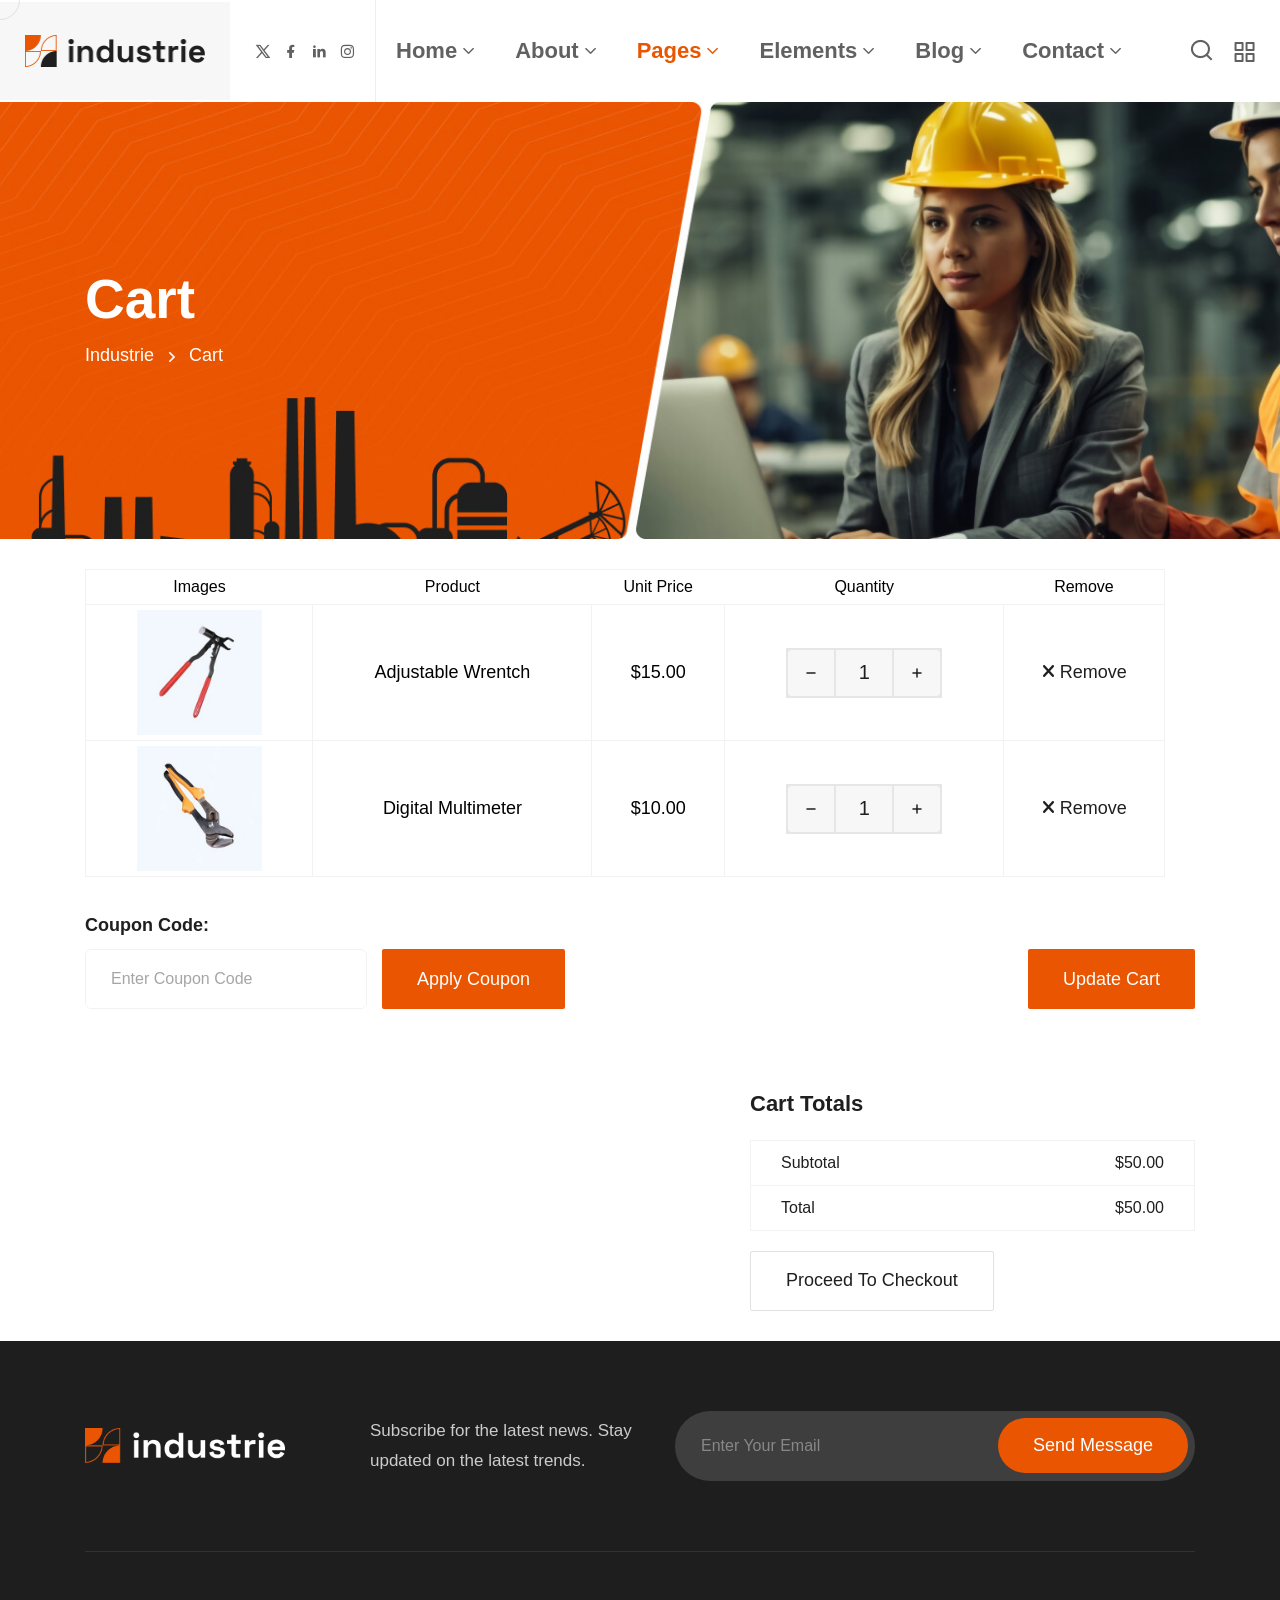
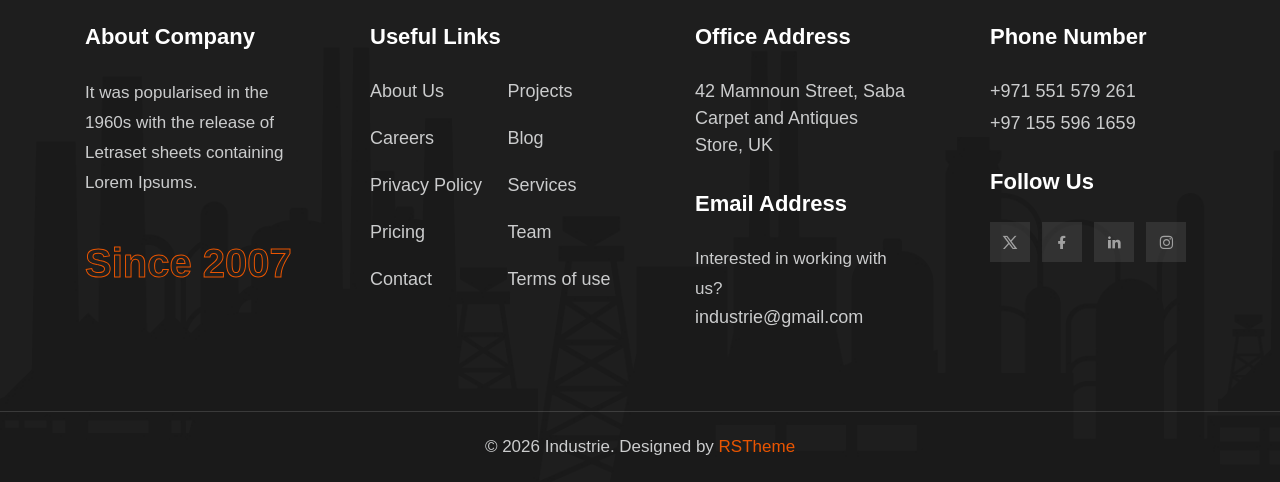
<file: cart.html>
<!doctype html>
<html class="no-js" lang="zxx">


<!-- Mirrored from industrie.rstheme.com/html/cart.html by HTTrack Website Copier/3.x [XR&CO'2014], Mon, 28 Jul 2025 06:28:51 GMT -->
<head>
    <meta charset="utf-8">
    <meta http-equiv="x-ua-compatible" content="ie=edge">
    <title>Cart || HTML Template</title>
    <meta name="description" content="">
    <meta name="viewport" content="width=device-width, initial-scale=1">
    <!-- Place favicon.ico in the root directory -->
    <link rel="shortcut icon" type="image/x-icon" href="assets/images/favicon.png">
    <!-- CSS here -->
    <link rel="stylesheet" href="assets/css/vendor/bootstrap.min.css">
    <link rel="stylesheet" href="assets/css/vendor/animate.min.css">
    <link rel="stylesheet" href="assets/css/plugins/swiper.min.css">
    <link rel="stylesheet" href="assets/css/plugins/nice-select.css">
    <link rel="stylesheet" href="assets/css/plugins/nouislider.min.css">
    <link rel="stylesheet" href="assets/css/vendor/magnific-popup.css">
    <link rel="stylesheet" href="assets/css/vendor/odometer.min.css">
    <link rel="stylesheet" href="assets/css/vendor/fontawesome-pro.css">
    <link rel="stylesheet" href="assets/css/vendor/spacing.css">
    <link rel="stylesheet" href="assets/css/vendor/remixicon.css">
    <link rel="stylesheet" href="assets/css/main.css">
</head>

<body class="rs-smoother-yes rtl">

    <!-- preloader start -->
    <div id="pre-load">
        <div id="loader" class="loader">
            <div class="loader-container">
                <div class="loader-icon"><img src="assets/images/favicon.png" alt=""></div>
            </div>
        </div>
    </div>
    <!-- preloader end -->

    <!-- preloader start -->

    <div id="rs-mouse">
        <div id="cursor-ball"></div>
    </div>

    <!-- preloader end -->

    <!-- Header area start -->
    <header>
        <div class="rs-header-area rs-header-one" id="header-sticky">
            <div class="container-fluid g-0">
                <div class="rs-header-inner">
                    <div class="rs-header-left">
                        <div class="rs-header-logo-wrapper">
                            <div class="rs-header-logo">
                                <a href="index.html"><img src="assets/images/logo/logo-orange.png" alt="logo"></a>
                            </div>
                        </div>
                    </div>
                    <div class="rs-header-menu">
                        <div class="rs-theme-social has-transparent has-orange">
                            <a href="#"><i class="ri-twitter-x-line"></i></a>
                            <a href="#"><i class="ri-facebook-fill"></i></a>
                            <a href="#"><i class="ri-linkedin-fill"></i></a>
                            <a href="#"><i class="ri-instagram-line"></i></a>
                        </div>
                        <nav id="mobile-menu" class="main-menu">
                            <ul class="multipage-menu">
                                <li class="menu-item-has-children">
                                    <a href="#">Home</a>
                                    <ul class="submenu last-children">
                                        <li class="menu-item-has-children has-arrow">
                                            <a href="#">Multipages</a>
                                            <ul class="submenu">
                                                <li><a href="index.html">Industry</a></li>
                                                <li><a href="red-engineering.html">Red Engineering</a></li>
                                                <li><a href="blue-construction.html">Blue Construction</a></li>
                                                <li><a href="metallurgy.html">Metallurgy</a></li>
                                                <li><a href="orange-construction.html">Orange construction</a></li>
                                                <li><a href="laboratory.html">Laboratory</a></li>
                                                <li><a href="renewable-energy.html">Renewable Energy</a></li>
                                                <li><a href="oil-gas.html">Oil & Gas</a></li>
                                                <li><a href="factory.html">Factory</a></li>
                                                <li><a href="robotic.html">Robotic</a></li>
                                                <li><a href="architecture.html">Architecture</a></li>
                                                <li><a href="manufacturing.html">Manufacturing</a></li>
                                            </ul>
                                        </li>
                                        <li class="menu-item-has-children has-arrow">
                                            <a href="javascript:void(0)">Onepages</a>
                                            <ul class="submenu">
                                                <li><a href="industrie-one-page.html">Industrie Onepage</a></li>
                                                <li><a href="red-engineering-one-page.html">Engineering Onepage</a></li>
                                                <li><a href="blue-construction-one-page.html">Blue Construct Onepage</a></li>
                                                <li><a href="metallurgy-one-page.html">Metallurgy Onepage</a></li>
                                                <li><a href="orange-construction-one-page.html">Construction Onepage</a></li>
                                                <li><a href="laboratory-one-page.html">Laboratory Onepage</a></li>
                                                <li><a href="renewable-energy-one-page.html"> Energy Onepage</a></li>
                                                <li><a href="oil-gas-one-page.html">Oil Gas Onepage</a></li>
                                                <li><a href="factory-one-page.html">Factory Onepage</a></li>
                                                <li><a href="robotic-one-page.html">Robotic Onepage</a></li>
                                                <li><a href="architecture-one-page.html">Architecture Onepage</a></li>
                                                <li><a href="manufacturing-one-page.html">Manufacturing Onepage</a></li>
                                            </ul>
                                        </li>
                                    </ul>
                                </li>
                                <!-- about menu -->
                                <li class="menu-item-has-children">
                                    <a href="about.html">About</a>
                                    <ul class="submenu last-children">
                                        <li>
                                            <a href="about.html">About Us 01</a>
                                        </li>
                                        <li>
                                            <a href="about-two.html">About Us 02</a>
                                        </li>
                                    </ul>
                                </li>
                                <!-- page menu -->
                                <li class="menu-item-has-children">
                                    <a href="javascript:void(0)">Pages</a>
                                    <ul class="submenu last-children">
                                        <li class=" has-arrow">
                                            <a href="javascript:void(0)">Services</a>
                                            <ul class="submenu">
                                                <li><a href="services.html">Services</a></li>
                                                <li><a href="services-details.html">Services Details</a></li>
                                            </ul>
                                        </li>
                                        <li class=" has-arrow">
                                            <a href="javascript:void(0)">Team</a>
                                            <ul class="submenu">
                                                <li><a href="team.html">Team</a></li>
                                                <li><a href="team-details.html">Team Details</a></li>
                                            </ul>
                                        </li>
                                        <li class=" has-arrow">
                                            <a href="javascript:void(0)">Project</a>
                                            <ul class="submenu">
                                                <li><a href="portfolio.html">Project</a></li>
                                                <li><a href="portfolio-details.html">Project Details</a></li>
                                            </ul>
                                        </li>
                                        <li>
                                            <a href="pricing.html">Pricing Plan</a>
                                        </li>
                                        <li class=" has-arrow">
                                            <a href="shop.html">Shop</a>
                                            <ul class="submenu">
                                                <li><a href="shop.html">Product</a></li>
                                                <li><a href="shop-details.html">Product Details</a></li>
                                                <li><a href="checkout.html">Checkout</a></li>
                                                <li><a href="cart.html">Cart</a></li>
                                            </ul>
                                        </li>
                                        <li>
                                            <a href="faq.html">Faq</a>
                                        </li>
                                        <li>
                                            <a href="appointment.html">Appointment</a>
                                        </li>
                                    </ul>
                                </li>
                                <!-- elements menu -->
                                <li class="has-mega-menu menu-item-has-children">
                                    <a href="javascript:void(0)">Elements</a>
                                    <ul class="mega-menu mega-grid">
                                        <li>
                                            <a href="#" class="title">Elements Layout</a>
                                            <ul>
                                                <li><a href="elements-features.html">Features</a></li>
                                                <li><a href="elements-advance-tab.html">Advance Tab</a></li>
                                                <li><a href="elements-work-process.html">Work Process</a></li>
                                                <li><a href="elements-counter.html">Counter</a></li>
                                                <li><a href="elements-gsap.html">GSAP</a></li>
                                            </ul>
                                        </li>
                                        <li>
                                            <a href="#" class="title">Elements Layout</a>
                                            <ul>
                                                <li><a href="elements-services.html">Services Box</a></li>
                                                <li><a href="elements-team.html">Team</a></li>
                                                <li><a href="elements-pricing.html">Pricing</a></li>
                                                <li><a href="elements-portfolio.html">Project</a></li>
                                                <li><a href="#">Coming Soon</a></li>
                                            </ul>
                                        </li>
                                        <li>
                                            <a href="#" class="title">Elements Layout</a>
                                            <ul>
                                                <li><a href="elements-services-tab.html">Services Tab</a></li>
                                                <li><a href="elements-testimonial.html">Testimonials</a></li>
                                                <li><a href="elements-brand.html">Partner Logo</a></li>
                                                <li><a href="elements-blog.html">Blog</a></li>
                                                <li><a href="#">Coming Soon</a></li>
                                            </ul>
                                        </li>
                                    </ul>
                                </li>

                                <li class="menu-item-has-children">
                                    <a href="javascript:void(0)">Blog</a>
                                    <ul class="submenu last-children">
                                        <li>
                                            <a href="blog.html">Blog</a>
                                        </li>
                                        <li>
                                            <a href="blog-details.html">Blog Details</a>
                                        </li>
                                    </ul>
                                </li>
                                <li class="menu-item-has-children">
                                    <a href="contact.html">Contact</a>
                                    <ul class="submenu last-children">
                                        <li>
                                            <a href="contact.html">Contact 01</a>
                                        </li>
                                        <li>
                                            <a href="contact-two.html">Contact 02</a>
                                        </li>
                                    </ul>
                                </li>
                            </ul>
                        </nav>
                    </div>
                    <div class="rs-header-right">
                        <!-- search area start -->
                        <div class="rs-header-search-wrapper">
                            <div class="rs-header-search-icon">
                                <i class="ri-close-fill has-close"></i>
                                <i class="ri-search-line has-search"></i>
                            </div>
                            <form class="rs-header-search-inner rs-stickys-form" action="#">
                                <div class="rs-header-search">
                                    <input type="text" placeholder="Searching...">
                                    <button type="submit"><i class="ri-search-line"></i></button>
                                </div>
                            </form>
                        </div>
                        <!-- search area end -->
                        <div class="rs-header-btn">
                            <a class="rs-btn has-theme-orange has-icon has-bg" href="contact.html">Get In Touch
                                <span class="icon-box">
                                <svg class="icon-first" xmlns="http://www.w3.org/2000/svg" viewBox="0 0 32 32">
                                    <path
                                        d="M31.71,15.29l-10-10L20.29,6.71,28.59,15H0v2H28.59l-8.29,8.29,1.41,1.41,10-10A1,1,0,0,0,31.71,15.29Z">
                                    </path>
                                </svg>
                                <svg class="icon-second" xmlns="http://www.w3.org/2000/svg" viewBox="0 0 32 32">
                                    <path
                                        d="M31.71,15.29l-10-10L20.29,6.71,28.59,15H0v2H28.59l-8.29,8.29,1.41,1.41,10-10A1,1,0,0,0,31.71,15.29Z">
                                    </path>
                                </svg>
                            </span>
                            </a>
                        </div>
                        <div class="rs-header-hamburger">
                            <div class="sidebar-toggle">
                                <a class="bar-icon" href="javascript:void(0)">
                                    <svg xmlns="http://www.w3.org/2000/svg" width="21" height="20" viewBox="0 0 21 20" fill="none">
                                        <path d="M8.55566 11H1.55566C1.29045 11 1.03609 11.1054 0.848557 11.2929C0.661021 11.4804 0.555664 11.7348 0.555664 12V19C0.555664 19.2652 0.661021 19.5196 0.848557 19.7071C1.03609 19.8946 1.29045 20 1.55566 20H8.55566C8.82088 20 9.07523 19.8946 9.26277 19.7071C9.45031 19.5196 9.55566 19.2652 9.55566 19V12C9.55566 11.7348 9.45031 11.4804 9.26277 11.2929C9.07523 11.1054 8.82088 11 8.55566 11ZM7.55566 18H2.55566V13H7.55566V18ZM19.5557 0H12.5557C12.2904 0 12.0361 0.105357 11.8486 0.292893C11.661 0.48043 11.5557 0.734784 11.5557 1V8C11.5557 8.26522 11.661 8.51957 11.8486 8.70711C12.0361 8.89464 12.2904 9 12.5557 9H19.5557C19.8209 9 20.0752 8.89464 20.2628 8.70711C20.4503 8.51957 20.5557 8.26522 20.5557 8V1C20.5557 0.734784 20.4503 0.48043 20.2628 0.292893C20.0752 0.105357 19.8209 0 19.5557 0ZM18.5557 7H13.5557V2H18.5557V7ZM19.5557 11H12.5557C12.2904 11 12.0361 11.1054 11.8486 11.2929C11.661 11.4804 11.5557 11.7348 11.5557 12V19C11.5557 19.2652 11.661 19.5196 11.8486 19.7071C12.0361 19.8946 12.2904 20 12.5557 20H19.5557C19.8209 20 20.0752 19.8946 20.2628 19.7071C20.4503 19.5196 20.5557 19.2652 20.5557 19V12C20.5557 11.7348 20.4503 11.4804 20.2628 11.2929C20.0752 11.1054 19.8209 11 19.5557 11ZM18.5557 18H13.5557V13H18.5557V18ZM8.55566 0H1.55566C1.29045 0 1.03609 0.105357 0.848557 0.292893C0.661021 0.48043 0.555664 0.734784 0.555664 1V8C0.555664 8.26522 0.661021 8.51957 0.848557 8.70711C1.03609 8.89464 1.29045 9 1.55566 9H8.55566C8.82088 9 9.07523 8.89464 9.26277 8.70711C9.45031 8.51957 9.55566 8.26522 9.55566 8V1C9.55566 0.734784 9.45031 0.48043 9.26277 0.292893C9.07523 0.105357 8.82088 0 8.55566 0ZM7.55566 7H2.55566V2H7.55566V7Z" fill="#616161"></path>
                                    </svg>
                                </a>
                            </div>
                        </div>
                    </div>
                </div>
            </div>
        </div>
    </header>
    <!-- Header area end -->

    <!-- Offcanvas area start -->
    <div class="fix">
        <div class="offcanvas-area" data-lenis-prevent>
            <div class="offcanvas-wrapper">
                <div class="offcanvas-content">
                    <div class="offcanvas-top d-flex justify-content-between align-items-center mb-20">
                        <div class="offcanvas-logo">
                            <a class="logo-black" href="index.html"><img src="assets/images/logo/logo-orange.png" alt="logo"></a>
                        </div>
                        <div class="offcanvas-close">
                            <button class="offcanvas-close-icon animation--flip">
                                <span class="offcanvas-m-lines">
                                <span class="offcanvas-m-line line--1"></span><span
                                    class="offcanvas-m-line line--2"></span><span
                                    class="offcanvas-m-line line--3"></span>
                                </span>
                            </button>
                        </div>
                    </div>
                    <div class="offcanvas-about mb-30 d-none d-sm-block">
                        <p> Industrie is a modern factory website. specifically designed for who need construction,
                            firms, oil, architecture and any other small business.
                        </p>
                    </div>
                    <div class="offcanvas-gallery d-none d-sm-block">
                        <div class="offcanvas-gallery-thumb-wrapper">
                            <div class="offcanvas-popup-thumb">
                                <a class="popup-image" href="assets/images/gallery/gallery-thumb-01.png">
                                    <img src="assets/images/gallery/gallery-thumb-01.png" alt="image">
                                </a>
                            </div>
                            <div class="offcanvas-popup-thumb">
                                <a class="popup-image" href="assets/images/gallery/gallery-thumb-02.png">
                                    <img src="assets/images/gallery/gallery-thumb-02.png" alt="image">
                                </a>
                            </div>
                            <div class="offcanvas-popup-thumb">
                                <a class="popup-image" href="assets/images/gallery/gallery-thumb-03.png">
                                    <img src="assets/images/gallery/gallery-thumb-03.png" alt="image">
                                </a>
                            </div>
                            <div class="offcanvas-popup-thumb">
                                <a class="popup-image" href="assets/images/gallery/gallery-thumb-04.png">
                                    <img src="assets/images/gallery/gallery-thumb-04.png" alt="image">
                                </a>
                            </div>
                            <div class="offcanvas-popup-thumb">
                                <a class="popup-image" href="assets/images/gallery/gallery-thumb-05.png">
                                    <img src="assets/images/gallery/gallery-thumb-05.png" alt="image">
                                </a>
                            </div>
                            <div class="offcanvas-popup-thumb">
                                <a class="popup-image" href="assets/images/gallery/gallery-thumb-01.png">
                                    <img src="assets/images/gallery/gallery-thumb-01.png" alt="image">
                                </a>
                            </div>
                        </div>
                    </div>
                    <div class="mobile-menu">
                        <div class="rs-offcanvas-menu mb-25">
                            <nav></nav>
                        </div>
                    </div>
                    <div class="offcanvas-contact mb-30">
                        <h4 class="offcanvas-title-meta">Contact Info</h4>
                        <ul>
                            <li class="d-flex align-items-center gap-15">
                                <div class="offcanvas-contact-icon">
                                    <svg xmlns="http://www.w3.org/2000/svg" width="14" height="18" viewBox="0 0 14 18" fill="none">
                                        <path d="M11.8768 9.68475C11.3059 10.835 10.5331 11.9818 9.74128 13.0109C8.95198 14.0368 8.15999 14.9249 7.5643 15.5572C7.48514 15.6412 7.40956 15.7206 7.33802 15.7951C7.26648 15.7206 7.1909 15.6412 7.11174 15.5572C6.51605 14.9249 5.72406 14.0368 4.93476 13.0109C4.14299 11.9818 3.37019 10.835 2.79925 9.68475C2.22242 8.52266 1.89032 7.43373 1.89032 6.5C1.89032 3.50846 4.32934 1.08333 7.33802 1.08333C10.3467 1.08333 12.7857 3.50846 12.7857 6.5C12.7857 7.43373 12.4536 8.52266 11.8768 9.68475ZM7.33802 17.3333C7.33802 17.3333 13.8753 11.1732 13.8753 6.5C13.8753 2.91015 10.9484 0 7.33802 0C3.7276 0 0.800781 2.91015 0.800781 6.5C0.800781 11.1732 7.33802 17.3333 7.33802 17.3333Z" fill="#6D6D6D"></path>
                                        <path d="M7.33802 8.66667C6.13455 8.66667 5.15894 7.69662 5.15894 6.5C5.15894 5.30338 6.13455 4.33333 7.33802 4.33333C8.54149 4.33333 9.5171 5.30338 9.5171 6.5C9.5171 7.69662 8.54149 8.66667 7.33802 8.66667ZM7.33802 9.75C9.14323 9.75 10.6066 8.29492 10.6066 6.5C10.6066 4.70507 9.14323 3.25 7.33802 3.25C5.53281 3.25 4.0694 4.70507 4.0694 6.5C4.0694 8.29492 5.53281 9.75 7.33802 9.75Z" fill="#6D6D6D"></path>
                                    </svg>
                                </div>
                                <div class="offcanvas-contact-text">
                                    <a href="#"> 2096 New Market, New Road <br>
                                    North Carolina, USA </a>
                                </div>
                            </li>
                            <li class="d-flex align-items-center gap-15">
                                <div class="offcanvas-contact-icon">
                                    <svg xmlns="http://www.w3.org/2000/svg" width="16" height="16" viewBox="0 0 16 16" fill="none">
                                        <path d="M3.65387 1.32849C3.40343 1.00649 2.92745 0.976861 2.639 1.26531L1.60508 2.29923C1.1216 2.78271 0.94387 3.46766 1.1551 4.06847C2.00338 6.48124 3.39215 8.74671 5.32272 10.6773C7.25329 12.6078 9.51876 13.9966 11.9315 14.8449C12.5323 15.0561 13.2173 14.8784 13.7008 14.3949L14.7347 13.361C15.0231 13.0726 14.9935 12.5966 14.6715 12.3461L12.3653 10.5524C12.2008 10.4245 11.9866 10.3793 11.7845 10.4298L9.59541 10.9771C9.00082 11.1257 8.37183 10.9515 7.93845 10.5181L5.48187 8.06155C5.04849 7.62817 4.87427 6.99919 5.02292 6.40459L5.57019 4.21553C5.62073 4.01336 5.57552 3.79918 5.44758 3.63468L3.65387 1.32849ZM1.88477 0.511076C2.62689 -0.231039 3.8515 -0.154797 4.49583 0.673634L6.28954 2.97983C6.6187 3.40304 6.73502 3.95409 6.60498 4.47423L6.05772 6.66329C5.99994 6.8944 6.06766 7.13888 6.2361 7.30732L8.69268 9.7639C8.86113 9.93235 9.1056 10.0001 9.33671 9.94229L11.5258 9.39502C12.0459 9.26499 12.597 9.3813 13.0202 9.71047L15.3264 11.5042C16.1548 12.1485 16.231 13.3731 15.4889 14.1152L14.455 15.1492C13.7153 15.8889 12.6089 16.2137 11.5778 15.8512C9.01754 14.9511 6.61438 13.4774 4.56849 11.4315C2.5226 9.38562 1.04895 6.98246 0.148838 4.42225C-0.213682 3.39112 0.11113 2.28472 0.85085 1.545L1.88477 0.511076Z" fill="#6D6D6D"></path>
                                        <path d="M11 0.5C11 0.223858 11.2239 0 11.5 0H15.5C15.7761 0 16 0.223858 16 0.5V4.5C16 4.77614 15.7761 5 15.5 5C15.2239 5 15 4.77614 15 4.5V1.70711L10.8536 5.85355C10.6583 6.04882 10.3417 6.04882 10.1464 5.85355C9.95118 5.65829 9.95118 5.34171 10.1464 5.14645L14.2929 1H11.5C11.2239 1 11 0.776142 11 0.5Z" fill="#6D6D6D"></path>
                                    </svg>
                                </div>
                                <div class="offcanvas-contact-text">
                                    <a href="tel:+12346691234"> +123-4669-1234 </a>
                                </div>
                            </li>
                            <li class="d-flex align-items-center gap-15">
                                <div class="offcanvas-contact-icon">
                                    <svg xmlns="http://www.w3.org/2000/svg" width="16" height="16" viewBox="0 0 16 16" fill="none">
                                        <path d="M2 2C0.895431 2 0 2.89543 0 4V12L2.58386e-05 12.0103C0.00555998 13.1101 0.898859 14 2 14H7.5C7.77614 14 8 13.7761 8 13.5C8 13.2239 7.77614 13 7.5 13H2C1.53715 13 1.14774 12.6855 1.03376 12.2586L6.67417 8.7876L8 9.5831L15 5.3831V8.5C15 8.77614 15.2239 9 15.5 9C15.7761 9 16 8.77614 16 8.5V4C16 2.89543 15.1046 2 14 2H2ZM5.70808 8.20794L1 11.1052V5.3831L5.70808 8.20794ZM1 4.2169V4C1 3.44772 1.44772 3 2 3H14C14.5523 3 15 3.44772 15 4V4.2169L8 8.4169L1 4.2169Z" fill="#6D6D6D"></path>
                                        <path d="M14.2467 14.2686C15.2567 14.2686 15.8339 13.4116 15.8339 12.2442V12.0344C15.8339 10.4297 14.6402 9 12.5197 9H12.4847C10.421 9 9 10.3598 9 12.4322V12.6465C9 14.8195 10.4385 16 12.3579 16H12.4016C12.9963 16 13.4204 15.9257 13.639 15.8251V15.0949C13.3941 15.2042 12.9656 15.2742 12.4585 15.2742H12.4147C11.0812 15.2742 9.84385 14.4872 9.84385 12.6202V12.4628C9.84385 10.8057 10.9019 9.73891 12.4847 9.73891H12.524C14.0587 9.73891 15.0075 10.7883 15.0075 12.065V12.183C15.0075 13.158 14.6839 13.5734 14.3691 13.5734C14.1374 13.5734 13.9582 13.4247 13.9582 13.1537V10.9631H13.0531V11.5315H13.0225C12.9394 11.2342 12.6552 10.9019 12.0693 10.9019C11.2911 10.9019 10.8101 11.4572 10.8101 12.3011V12.8301C10.8101 13.722 11.2998 14.2642 12.0693 14.2642C12.5415 14.2642 12.9656 14.0369 13.0837 13.6215H13.1274C13.2455 14.0412 13.7439 14.2686 14.2467 14.2686ZM11.7939 12.6814V12.4541C11.7939 11.9076 12.0212 11.6627 12.3666 11.6627C12.664 11.6627 12.9394 11.8551 12.9394 12.371V12.7383C12.9394 13.3111 12.6858 13.4816 12.3754 13.4816C12.0212 13.4816 11.7939 13.2673 11.7939 12.6814Z" fill="#6D6D6D"></path>
                                    </svg>
                                </div>
                                <div class="offcanvas-contact-text">
                                    <a href="mailto:info@gmail.com">info@gmail.com</a>
                                </div>
                            </li>
                        </ul>
                    </div>
                    <div class="offcanvas-social">
                        <h4 class="offcanvas-title-meta">Subscribe & Follow</h4>
                        <ul>
                            <li><a href="#"><i class="fab fa-facebook-f"></i></a></li>
                            <li><a href="#"><i class="fab fa-twitter"></i></a></li>
                            <li><a href="#"><i class="fab fa-youtube"></i></a></li>
                            <li><a href="#"><i class="fab fa-linkedin"></i></a></li>
                        </ul>
                    </div>
                </div>
            </div>
        </div>
    </div>
    <div class="offcanvas-overlay"></div>
    <div class="offcanvas-overlay-white"></div>
    <!-- Offcanvas area start -->

    <!-- Body main wrapper start -->
    <main>

        <!-- breadcrumb area start -->
        <section class="rs-breadcrumb-area rs-breadcrumb-one p-relative">
            <div class="rs-breadcrumb-bg" data-background="assets/images/bg/breadcrumb-bg-01.png"></div>
            <div class="container">
                <div class="row">
                    <div class="col-xxl-6 col-xl-8 col-lg-8">
                        <div class="rs-breadcrumb-content-wrapper">
                            <div class="rs-breadcrumb-title-wrapper">
                                <h1 class="rs-breadcrumb-title">Cart</h1>
                            </div>
                            <div class="rs-breadcrumb-menu">
                                <nav>
                                    <ul>
                                        <li><span><a href="index.html">Industrie</a></span></li>
                                        <li><span>Cart</span></li>
                                    </ul>
                                </nav>
                            </div>
                        </div>
                    </div>
                </div>
            </div>
        </section>
        <!-- breadcrumb area end -->

        <!-- Cart-area area start -->
        <section class="rs-cart-area section-space">
            <div class="container">
                <div class="row">
                    <div class="col-xl-12">
                        <div class="rs-cart-list mb-25 mr-30">
                            <div class="shop-table-content table-responsive">
                                <table class="table table-bordered">
                                    <thead>
                                        <tr>
                                            <th>Images</th>
                                            <th>Product</th>
                                            <th>Unit Price</th>
                                            <th>Quantity</th>
                                            <th>Remove</th>
                                        </tr>
                                    </thead>
                                    <tbody>
                                        <tr>
                                            <td class="product-thumbnail"><a href="product-details.html"><img src="assets/images/shop/shop-thumb-01.png" alt="img"></a></td>
                                            <td><a href="product-details.html">Adjustable Wrentch</a></td>
                                            <td>$15.00</td>
                                            <td>
                                                <div class="rs-product-quantity">
                                                    <span class="rs-cart-minus">
                                       <svg width="10" height="2" viewBox="0 0 10 2" fill="none"
                                          xmlns="http://www.w3.org/2000/svg">
                                          <path d="M1 1H9" stroke="currentColor" stroke-width="1.5"
                                             stroke-linecap="round" stroke-linejoin="round"></path>
                                       </svg>
                                    </span>
                                                    <input class="rs-cart-input" type="text" value="1">
                                                    <span class="rs-cart-plus">
                                       <svg width="10" height="10" viewBox="0 0 10 10" fill="none"
                                          xmlns="http://www.w3.org/2000/svg">
                                          <path d="M5 1V9" stroke="currentColor" stroke-width="1.5"
                                             stroke-linecap="round" stroke-linejoin="round"></path>
                                          <path d="M1 5H9" stroke="currentColor" stroke-width="1.5"
                                             stroke-linecap="round" stroke-linejoin="round"></path>
                                       </svg>
                                    </span>
                                                </div>
                                            </td>
                                            <td>
                                                <button class="removeRow"><i class="fa fa-times"></i> Remove</button>
                                            </td>
                                        </tr>
                                        <tr>
                                            <td class="product-thumbnail"><a href="product-details.html"><img src="assets/images/shop/shop-thumb-02.png" alt="img"></a></td>
                                            <td><a href="product-details.html">Digital Multimeter</a></td>
                                            <td>$10.00</td>
                                            <td>
                                                <div class="rs-product-quantity">
                                                    <span class="rs-cart-minus">
                                       <svg width="10" height="2" viewBox="0 0 10 2" fill="none"
                                          xmlns="http://www.w3.org/2000/svg">
                                          <path d="M1 1H9" stroke="currentColor" stroke-width="1.5"
                                             stroke-linecap="round" stroke-linejoin="round"></path>
                                       </svg>
                                    </span>
                                                    <input class="rs-cart-input" type="text" value="1">
                                                    <span class="rs-cart-plus">
                                       <svg width="10" height="10" viewBox="0 0 10 10" fill="none"
                                          xmlns="http://www.w3.org/2000/svg">
                                          <path d="M5 1V9" stroke="currentColor" stroke-width="1.5"
                                             stroke-linecap="round" stroke-linejoin="round"></path>
                                          <path d="M1 5H9" stroke="currentColor" stroke-width="1.5"
                                             stroke-linecap="round" stroke-linejoin="round"></path>
                                       </svg>
                                    </span>
                                                </div>
                                            </td>
                                            <td>
                                                <button class="removeRow"><i class="fa fa-times"></i> Remove</button>
                                            </td>
                                        </tr>
                                    </tbody>
                                </table>
                            </div>
                        </div>
                        <div class="rs-cart-bottom">
                            <div class="row align-items-end g-5">
                                <div class="col-xl-7 col-md-8">
                                    <div class="rs-cart-coupon">
                                        <form action="#">
                                            <div class="rs-cart-coupon-input-box">
                                                <label>Coupon Code:</label>
                                                <div class="rs-cart-coupon-input d-flex flex-wrap gap-15 align-items-center">
                                                    <input type="text" placeholder="Enter Coupon Code">
                                                    <button type="submit" class="rs-btn has-theme-orange">Apply Coupon
                                                    </button>
                                                </div>
                                            </div>
                                        </form>
                                    </div>
                                </div>
                                <div class="col-xl-5 col-md-4">
                                    <div class="rs-cart-update text-md-end">
                                        <button type="submit" class="rs-btn has-theme-orange">Update Cart</button>
                                    </div>
                                </div>
                            </div>
                        </div>
                    </div>
                </div>
                <div class="row justify-content-end">
                    <div class="col-md-5">
                        <div class="cart-page-total">
                            <h5>Cart Totals</h5>
                            <ul class="mb-20">
                                <li>Subtotal <span>$50.00</span></li>
                                <li>Total <span>$50.00</span></li>
                            </ul>
                            <a class="rs-btn has-bg-transparent" href="checkout.html">Proceed to checkout</a>
                        </div>
                    </div>
                </div>
            </div>
        </section>
        <!-- Cart-area area end -->

    </main>
    <!-- Body main wrapper end -->

    <div class="rs-footer-bg-thumb-wrapper has-theme-orange">
        <div class="rs-footer-bg-thumb" data-background="assets/images/bg/footer-bg-02.png"></div>

        <!-- subscribe area start -->
        <div class="rs-subscribe-area rs-subscribe-one has-theme-orange">
            <div class="container">
                <div class="rs-subscribe-wrapper">
                    <div class="row g-5 align-items-center">
                        <div class="col-xl-3 col-lg-3">
                            <div class="rs-subscribe-logo">
                                <img src="assets/images/logo/logo-orange-white.png" alt="image">
                            </div>
                        </div>
                        <div class="col-xl-9 col-lg-9">
                            <div class="rs-subscribe-content">
                                <div class="rs-subscribe-text">
                                    <p>
                                        Subscribe for the latest news. Stay updated on the latest trends.
                                    </p>
                                </div>
                                <div class="rs-subscribe-input">
                                    <input id="name" name="name" type="text" placeholder="Enter Your Email">
                                    <button type="submit" class="rs-btn has-theme-orange">Send Message</button>
                                </div>
                            </div>
                        </div>
                    </div>
                </div>
            </div>
        </div>
        <!-- subscribe area end -->

        <!-- Body main wrapper end -->

        <!-- footer area start -->
        <footer>
            <div class="rs-footer-area rs-footer-two has-theme-orange">
                <div class="container">
                    <div class="rs-footer-top">
                        <div class="row g-5">
                            <div class="col-xxl-3 col-xl-3 col-lg-3 col-md-4 col-sm-6">
                                <div class="rs-footer-widget footer-2-col-1">
                                    <h5 class="rs-footer-widget-title">About Company</h5>
                                    <div class="rs-footer-widget-content">
                                        <p class="rs-footer-widget-description">
                                            It was popularised in the 1960s with the release of Letraset sheets containing Lorem
                                            Ipsums.
                                        </p>
                                        <div class="rs-footer-widget-stroke-text">
                                            <h3 class="rs-footer-stroke-text has-theme-orange">Since 2007</h3>
                                        </div>
                                    </div>
                                </div>
                            </div>
                            <div class="col-xxl-3 col-xl-3 col-lg-3 col-md-4 col-sm-6">
                                <div class="rs-footer-widget footer-2-col-2">
                                    <h5 class="rs-footer-widget-title">Useful Links</h5>
                                    <div class="rs-footer-widget-content">
                                        <div class="rs-footer-widget-links has-theme-orange">
                                            <ul>
                                                <li> <a href="#">About Us</a> </li>
                                                <li><a href="#">Projects</a></li>
                                                <li><a href="#">Careers</a></li>
                                                <li><a href="#">Blog</a></li>
                                                <li><a href="#">Privacy Policy</a></li>
                                                <li><a href="#">Services</a></li>
                                                <li><a href="#">Pricing</a></li>
                                                <li><a href="#">Team</a></li>
                                                <li><a href="#">Contact</a></li>
                                                <li><a href="#">Terms of use</a></li>
                                            </ul>
                                        </div>
                                    </div>
                                </div>
                            </div>
                            <div class="col-xxl-3 col-xl-3 col-lg-3 col-md-4 col-sm-6">
                                <div class="rs-footer-widget footer-2-col-3">
                                    <h5 class="rs-footer-widget-title">Office Address</h5>
                                    <div class="rs-footer-widget-content">
                                        <div class="rs-footer-widget-meta">
                                            <div class="rs-footer-widget-address">
                                                <a target="_blank" href="https://www.google.com/maps">42 Mamnoun Street, Saba Carpet
                                                    and Antiques Store, UK</a>
                                            </div>
                                            <h5 class="rs-footer-widget-title">Email Address</h5>
                                            <p> Interested in working with us?</p>
                                            <div class="rs-footer-widget-email">
                                                <a href="mailto:industrie@gmail.com">industrie@gmail.com</a>
                                            </div>
                                        </div>
                                    </div>
                                </div>
                            </div>
                            <div class="col-xxl-3 col-xl-3 col-lg-3 col-md-4 col-sm-6">
                                <div class="rs-footer-widget footer-2-col-4">
                                    <h5 class="rs-footer-widget-title">Phone Number</h5>
                                    <div class="rs-footer-widget-content">
                                        <div class="rs-footer-widget-contact-info">
                                            <div class="rs-footer-widget-number">
                                                <span>
                                       <a href="tel:971551579261">+971 551 579 261</a>
                                    </span>
                                                <span>
                                       <a href="tel:971551579261">+97 155 596 1659</a>
                                    </span>
                                            </div>
                                        </div>
                                        <h5 class="rs-footer-widget-title">Follow Us</h5>
                                        <div class="rs-footer-widget-social">
                                            <div class="rs-theme-social has-theme-orange">
                                                <a href="#"><i class="ri-twitter-x-line"></i></a>
                                                <a href="#"><i class="ri-facebook-fill"></i></a>
                                                <a href="#"><i class="ri-linkedin-fill"></i></a>
                                                <a href="#"><i class="ri-instagram-line"></i></a>
                                            </div>
                                        </div>
                                    </div>
                                </div>
                            </div>
                        </div>
                    </div>
                </div>
                <div class="rs-footer-copyright-area rs-copyright-one">
                    <div class="container">
                        <div class="row justify-content-center">
                            <div class="col-xl-12">
                                <div class="rs-footer-copyright has-theme-orange text-center">
                                    <p class="underline">© <span id="year">2025</span> Industrie. Designed by <a href="https://rstheme.com/">RSTheme</a></p>
                                </div>
                            </div>
                        </div>
                    </div>
                </div>
            </div>
        </footer>
        <!-- footer area end -->

    </div>


    <!-- back to top -->
    <!-- Backtotop start -->
    <div class="backtotop-wrap cursor-pointer">
        <svg class="backtotop-circle svg-content" width="100%" height="100%" viewBox="-1 -1 102 102">
            <path d="M50,1 a49,49 0 0,1 0,98 a49,49 0 0,1 0,-98" />
        </svg>
    </div>
    <!-- Backtotop end -->

    <!-- JS here -->
    <script src="assets/js/vendor/jquery-3.7.1.min.js"></script>
    <script src="assets/js/plugins/waypoints.min.js"></script>
    <script src="assets/js/vendor/bootstrap.bundle.min.js"></script>
    <script src="assets/js/plugins/meanmenu.min.js"></script>
    <script src="assets/js/plugins/swiper.min.js"></script>
    <script src="assets/js/plugins/wow.min.js"></script>
    <script src="assets/js/vendor/magnific-popup.min.js"></script>
    <script src="assets/js/vendor/isotope.pkgd.min.js"></script>
    <script src="assets/js/vendor/imagesloaded.pkgd.min.js"></script>
    <script src="assets/js/plugins/nice-select.min.js"></script>
    <script src="assets/js/plugins/jarallax.min.js"></script>
    <script src="assets/js/vendor/ajax-form.js"></script>
    <script src="assets/js/plugins/easypie.js"></script>
    <script src="assets/js/plugins/headding-title.js"></script>
    <script src="assets/js/plugins/lenis.min.js"></script>
    <script src="assets/js/plugins/gsap.min.js"></script>
    <script src="assets/js/plugins/rs-anim-int.js"></script>
    <script src="assets/js/plugins/rs-scroll-trigger.min.js"></script>
    <script src="assets/js/plugins/rs-splitText.min.js"></script>
    <script src="assets/js/plugins/jquery.lettering.js"></script>
    <script src="assets/js/plugins/parallax-effect.min.js"></script>
    <script src="assets/js/plugins/jquery.appear.min.js"></script>
    <script src="assets/js/plugins/marquee.min.js"></script>
    <script src="assets/js/plugins/chart.umd.min.js"></script>
    <script src="assets/js/plugins/nouislider.min.js"></script>
    <script src="assets/js/vendor/purecounter.js"></script>
    <script src="assets/js/vendor/odometer.min.js"></script>
    <script src="assets/js/main.js"></script>
</body>


<!-- Mirrored from industrie.rstheme.com/html/cart.html by HTTrack Website Copier/3.x [XR&CO'2014], Mon, 28 Jul 2025 06:28:51 GMT -->
</html>
</file>
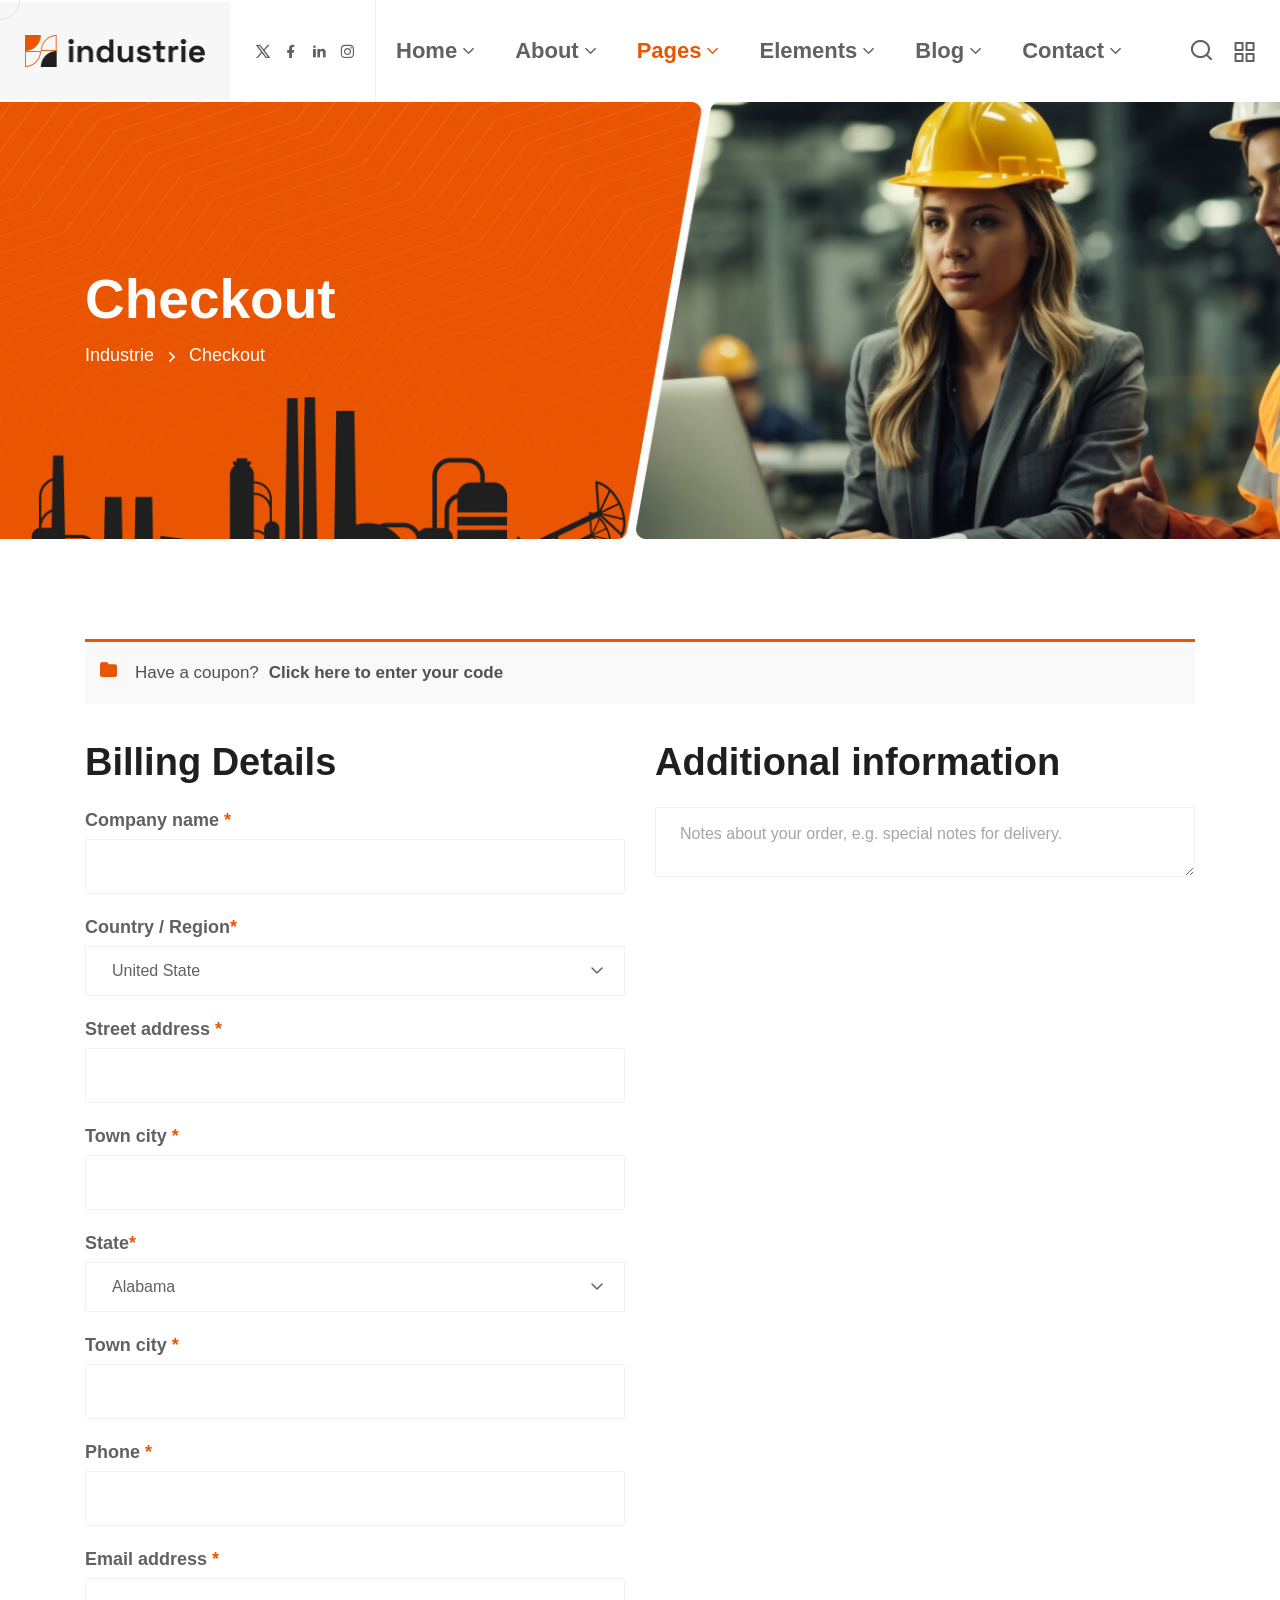
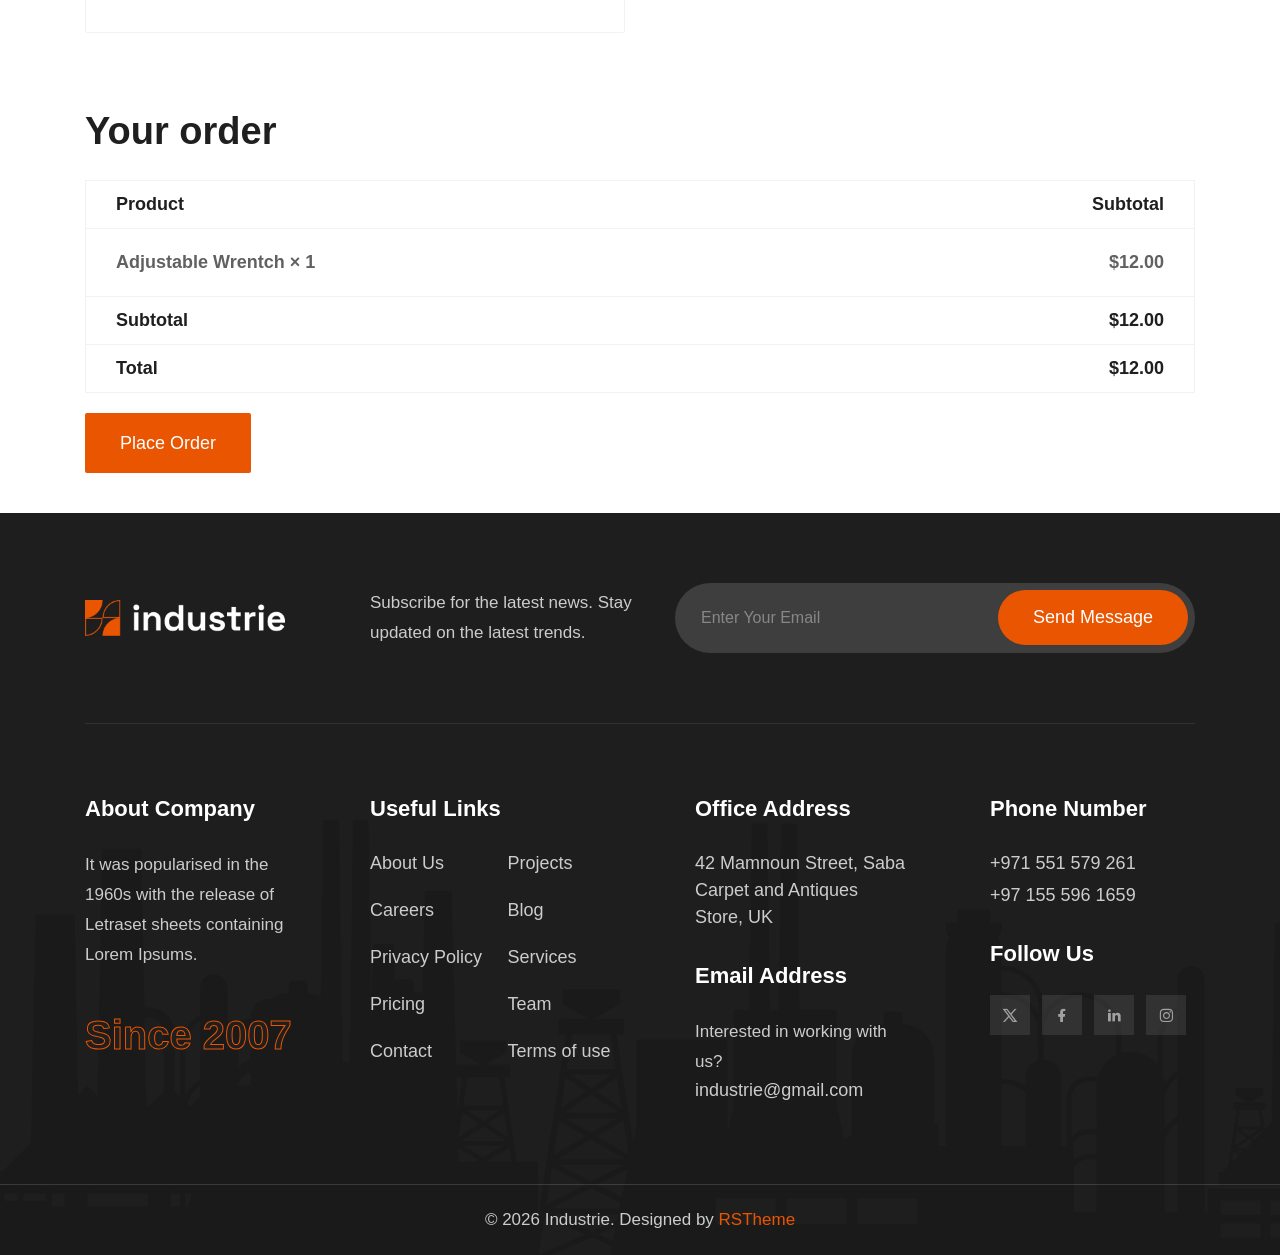
<file: checkout.html>
<!doctype html>
<html class="no-js" lang="zxx">


<!-- Mirrored from industrie.rstheme.com/html/checkout.html by HTTrack Website Copier/3.x [XR&CO'2014], Mon, 28 Jul 2025 06:28:51 GMT -->
<head>
    <meta charset="utf-8">
    <meta http-equiv="x-ua-compatible" content="ie=edge">
    <title>Checkout || HTML Template</title>
    <meta name="description" content="">
    <meta name="viewport" content="width=device-width, initial-scale=1">
    <!-- Place favicon.ico in the root directory -->
    <link rel="shortcut icon" type="image/x-icon" href="assets/images/favicon.png">
    <!-- CSS here -->
    <link rel="stylesheet" href="assets/css/vendor/bootstrap.min.css">
    <link rel="stylesheet" href="assets/css/vendor/animate.min.css">
    <link rel="stylesheet" href="assets/css/plugins/swiper.min.css">
    <link rel="stylesheet" href="assets/css/plugins/nice-select.css">
    <link rel="stylesheet" href="assets/css/plugins/nouislider.min.css">
    <link rel="stylesheet" href="assets/css/vendor/magnific-popup.css">
    <link rel="stylesheet" href="assets/css/vendor/odometer.min.css">
    <link rel="stylesheet" href="assets/css/vendor/fontawesome-pro.css">
    <link rel="stylesheet" href="assets/css/vendor/spacing.css">
    <link rel="stylesheet" href="assets/css/vendor/remixicon.css">
    <link rel="stylesheet" href="assets/css/main.css">
</head>

<body class="rs-smoother-yes rtl">

    <!-- preloader start -->
    <div id="pre-load">
        <div id="loader" class="loader">
            <div class="loader-container">
                <div class="loader-icon"><img src="assets/images/favicon.png" alt=""></div>
            </div>
        </div>
    </div>
    <!-- preloader end -->

    <!-- preloader start -->

    <div id="rs-mouse">
        <div id="cursor-ball"></div>
    </div>

    <!-- preloader end -->

    <!-- Header area start -->
    <header>
        <div class="rs-header-area rs-header-one" id="header-sticky">
            <div class="container-fluid g-0">
                <div class="rs-header-inner">
                    <div class="rs-header-left">
                        <div class="rs-header-logo-wrapper">
                            <div class="rs-header-logo">
                                <a href="index.html"><img src="assets/images/logo/logo-orange.png" alt="logo"></a>
                            </div>
                        </div>
                    </div>
                    <div class="rs-header-menu">
                        <div class="rs-theme-social has-transparent has-orange">
                            <a href="#"><i class="ri-twitter-x-line"></i></a>
                            <a href="#"><i class="ri-facebook-fill"></i></a>
                            <a href="#"><i class="ri-linkedin-fill"></i></a>
                            <a href="#"><i class="ri-instagram-line"></i></a>
                        </div>
                        <nav id="mobile-menu" class="main-menu">
                            <ul class="multipage-menu">
                                <li class="menu-item-has-children">
                                    <a href="#">Home</a>
                                    <ul class="submenu last-children">
                                        <li class="menu-item-has-children has-arrow">
                                            <a href="#">Multipages</a>
                                            <ul class="submenu">
                                                <li><a href="index.html">Industry</a></li>
                                                <li><a href="red-engineering.html">Red Engineering</a></li>
                                                <li><a href="blue-construction.html">Blue Construction</a></li>
                                                <li><a href="metallurgy.html">Metallurgy</a></li>
                                                <li><a href="orange-construction.html">Orange construction</a></li>
                                                <li><a href="laboratory.html">Laboratory</a></li>
                                                <li><a href="renewable-energy.html">Renewable Energy</a></li>
                                                <li><a href="oil-gas.html">Oil & Gas</a></li>
                                                <li><a href="factory.html">Factory</a></li>
                                                <li><a href="robotic.html">Robotic</a></li>
                                                <li><a href="architecture.html">Architecture</a></li>
                                                <li><a href="manufacturing.html">Manufacturing</a></li>
                                            </ul>
                                        </li>
                                        <li class="menu-item-has-children has-arrow">
                                            <a href="javascript:void(0)">Onepages</a>
                                            <ul class="submenu">
                                                <li><a href="industrie-one-page.html">Industrie Onepage</a></li>
                                                <li><a href="red-engineering-one-page.html">Engineering Onepage</a></li>
                                                <li><a href="blue-construction-one-page.html">Blue Construct Onepage</a></li>
                                                <li><a href="metallurgy-one-page.html">Metallurgy Onepage</a></li>
                                                <li><a href="orange-construction-one-page.html">Construction Onepage</a></li>
                                                <li><a href="laboratory-one-page.html">Laboratory Onepage</a></li>
                                                <li><a href="renewable-energy-one-page.html"> Energy Onepage</a></li>
                                                <li><a href="oil-gas-one-page.html">Oil Gas Onepage</a></li>
                                                <li><a href="factory-one-page.html">Factory Onepage</a></li>
                                                <li><a href="robotic-one-page.html">Robotic Onepage</a></li>
                                                <li><a href="architecture-one-page.html">Architecture Onepage</a></li>
                                                <li><a href="manufacturing-one-page.html">Manufacturing Onepage</a></li>
                                            </ul>
                                        </li>
                                    </ul>
                                </li>
                                <!-- about menu -->
                                <li class="menu-item-has-children">
                                    <a href="about.html">About</a>
                                    <ul class="submenu last-children">
                                        <li>
                                            <a href="about.html">About Us 01</a>
                                        </li>
                                        <li>
                                            <a href="about-two.html">About Us 02</a>
                                        </li>
                                    </ul>
                                </li>
                                <!-- page menu -->
                                <li class="menu-item-has-children">
                                    <a href="javascript:void(0)">Pages</a>
                                    <ul class="submenu last-children">
                                        <li class=" has-arrow">
                                            <a href="javascript:void(0)">Services</a>
                                            <ul class="submenu">
                                                <li><a href="services.html">Services</a></li>
                                                <li><a href="services-details.html">Services Details</a></li>
                                            </ul>
                                        </li>
                                        <li class=" has-arrow">
                                            <a href="javascript:void(0)">Team</a>
                                            <ul class="submenu">
                                                <li><a href="team.html">Team</a></li>
                                                <li><a href="team-details.html">Team Details</a></li>
                                            </ul>
                                        </li>
                                        <li class=" has-arrow">
                                            <a href="javascript:void(0)">Project</a>
                                            <ul class="submenu">
                                                <li><a href="portfolio.html">Project</a></li>
                                                <li><a href="portfolio-details.html">Project Details</a></li>
                                            </ul>
                                        </li>
                                        <li>
                                            <a href="pricing.html">Pricing Plan</a>
                                        </li>
                                        <li class=" has-arrow">
                                            <a href="shop.html">Shop</a>
                                            <ul class="submenu">
                                                <li><a href="shop.html">Product</a></li>
                                                <li><a href="shop-details.html">Product Details</a></li>
                                                <li><a href="checkout.html">Checkout</a></li>
                                                <li><a href="cart.html">Cart</a></li>
                                            </ul>
                                        </li>
                                        <li>
                                            <a href="faq.html">Faq</a>
                                        </li>
                                        <li>
                                            <a href="appointment.html">Appointment</a>
                                        </li>
                                    </ul>
                                </li>
                                <!-- elements menu -->
                                <li class="has-mega-menu menu-item-has-children">
                                    <a href="javascript:void(0)">Elements</a>
                                    <ul class="mega-menu mega-grid">
                                        <li>
                                            <a href="#" class="title">Elements Layout</a>
                                            <ul>
                                                <li><a href="elements-features.html">Features</a></li>
                                                <li><a href="elements-advance-tab.html">Advance Tab</a></li>
                                                <li><a href="elements-work-process.html">Work Process</a></li>
                                                <li><a href="elements-counter.html">Counter</a></li>
                                                <li><a href="elements-gsap.html">GSAP</a></li>
                                            </ul>
                                        </li>
                                        <li>
                                            <a href="#" class="title">Elements Layout</a>
                                            <ul>
                                                <li><a href="elements-services.html">Services Box</a></li>
                                                <li><a href="elements-team.html">Team</a></li>
                                                <li><a href="elements-pricing.html">Pricing</a></li>
                                                <li><a href="elements-portfolio.html">Project</a></li>
                                                <li><a href="#">Coming Soon</a></li>
                                            </ul>
                                        </li>
                                        <li>
                                            <a href="#" class="title">Elements Layout</a>
                                            <ul>
                                                <li><a href="elements-services-tab.html">Services Tab</a></li>
                                                <li><a href="elements-testimonial.html">Testimonials</a></li>
                                                <li><a href="elements-brand.html">Partner Logo</a></li>
                                                <li><a href="elements-blog.html">Blog</a></li>
                                                <li><a href="#">Coming Soon</a></li>
                                            </ul>
                                        </li>
                                    </ul>
                                </li>

                                <li class="menu-item-has-children">
                                    <a href="javascript:void(0)">Blog</a>
                                    <ul class="submenu last-children">
                                        <li>
                                            <a href="blog.html">Blog</a>
                                        </li>
                                        <li>
                                            <a href="blog-details.html">Blog Details</a>
                                        </li>
                                    </ul>
                                </li>
                                <li class="menu-item-has-children">
                                    <a href="contact.html">Contact</a>
                                    <ul class="submenu last-children">
                                        <li>
                                            <a href="contact.html">Contact 01</a>
                                        </li>
                                        <li>
                                            <a href="contact-two.html">Contact 02</a>
                                        </li>
                                    </ul>
                                </li>
                            </ul>
                        </nav>
                    </div>
                    <div class="rs-header-right">
                        <!-- search area start -->
                        <div class="rs-header-search-wrapper">
                            <div class="rs-header-search-icon">
                                <i class="ri-close-fill has-close"></i>
                                <i class="ri-search-line has-search"></i>
                            </div>
                            <form class="rs-header-search-inner rs-stickys-form" action="#">
                                <div class="rs-header-search">
                                    <input type="text" placeholder="Searching...">
                                    <button type="submit"><i class="ri-search-line"></i></button>
                                </div>
                            </form>
                        </div>
                        <!-- search area end -->
                        <div class="rs-header-btn">
                            <a class="rs-btn has-theme-orange has-icon has-bg" href="contact.html">Get In Touch
                                <span class="icon-box">
                                <svg class="icon-first" xmlns="http://www.w3.org/2000/svg" viewBox="0 0 32 32">
                                    <path
                                        d="M31.71,15.29l-10-10L20.29,6.71,28.59,15H0v2H28.59l-8.29,8.29,1.41,1.41,10-10A1,1,0,0,0,31.71,15.29Z">
                                    </path>
                                </svg>
                                <svg class="icon-second" xmlns="http://www.w3.org/2000/svg" viewBox="0 0 32 32">
                                    <path
                                        d="M31.71,15.29l-10-10L20.29,6.71,28.59,15H0v2H28.59l-8.29,8.29,1.41,1.41,10-10A1,1,0,0,0,31.71,15.29Z">
                                    </path>
                                </svg>
                            </span>
                            </a>
                        </div>
                        <div class="rs-header-hamburger">
                            <div class="sidebar-toggle">
                                <a class="bar-icon" href="javascript:void(0)">
                                    <svg xmlns="http://www.w3.org/2000/svg" width="21" height="20" viewBox="0 0 21 20" fill="none">
                                        <path d="M8.55566 11H1.55566C1.29045 11 1.03609 11.1054 0.848557 11.2929C0.661021 11.4804 0.555664 11.7348 0.555664 12V19C0.555664 19.2652 0.661021 19.5196 0.848557 19.7071C1.03609 19.8946 1.29045 20 1.55566 20H8.55566C8.82088 20 9.07523 19.8946 9.26277 19.7071C9.45031 19.5196 9.55566 19.2652 9.55566 19V12C9.55566 11.7348 9.45031 11.4804 9.26277 11.2929C9.07523 11.1054 8.82088 11 8.55566 11ZM7.55566 18H2.55566V13H7.55566V18ZM19.5557 0H12.5557C12.2904 0 12.0361 0.105357 11.8486 0.292893C11.661 0.48043 11.5557 0.734784 11.5557 1V8C11.5557 8.26522 11.661 8.51957 11.8486 8.70711C12.0361 8.89464 12.2904 9 12.5557 9H19.5557C19.8209 9 20.0752 8.89464 20.2628 8.70711C20.4503 8.51957 20.5557 8.26522 20.5557 8V1C20.5557 0.734784 20.4503 0.48043 20.2628 0.292893C20.0752 0.105357 19.8209 0 19.5557 0ZM18.5557 7H13.5557V2H18.5557V7ZM19.5557 11H12.5557C12.2904 11 12.0361 11.1054 11.8486 11.2929C11.661 11.4804 11.5557 11.7348 11.5557 12V19C11.5557 19.2652 11.661 19.5196 11.8486 19.7071C12.0361 19.8946 12.2904 20 12.5557 20H19.5557C19.8209 20 20.0752 19.8946 20.2628 19.7071C20.4503 19.5196 20.5557 19.2652 20.5557 19V12C20.5557 11.7348 20.4503 11.4804 20.2628 11.2929C20.0752 11.1054 19.8209 11 19.5557 11ZM18.5557 18H13.5557V13H18.5557V18ZM8.55566 0H1.55566C1.29045 0 1.03609 0.105357 0.848557 0.292893C0.661021 0.48043 0.555664 0.734784 0.555664 1V8C0.555664 8.26522 0.661021 8.51957 0.848557 8.70711C1.03609 8.89464 1.29045 9 1.55566 9H8.55566C8.82088 9 9.07523 8.89464 9.26277 8.70711C9.45031 8.51957 9.55566 8.26522 9.55566 8V1C9.55566 0.734784 9.45031 0.48043 9.26277 0.292893C9.07523 0.105357 8.82088 0 8.55566 0ZM7.55566 7H2.55566V2H7.55566V7Z" fill="#616161"></path>
                                    </svg>
                                </a>
                            </div>
                        </div>
                    </div>
                </div>
            </div>
        </div>
    </header>
    <!-- Header area end -->

    <!-- Offcanvas area start -->
    <div class="fix">
        <div class="offcanvas-area" data-lenis-prevent>
            <div class="offcanvas-wrapper">
                <div class="offcanvas-content">
                    <div class="offcanvas-top d-flex justify-content-between align-items-center mb-20">
                        <div class="offcanvas-logo">
                            <a class="logo-black" href="index.html"><img src="assets/images/logo/logo-orange.png" alt="logo"></a>
                        </div>
                        <div class="offcanvas-close">
                            <button class="offcanvas-close-icon animation--flip">
                                <span class="offcanvas-m-lines">
                                <span class="offcanvas-m-line line--1"></span><span
                                    class="offcanvas-m-line line--2"></span><span
                                    class="offcanvas-m-line line--3"></span>
                                </span>
                            </button>
                        </div>
                    </div>
                    <div class="offcanvas-about mb-30 d-none d-sm-block">
                        <p> Industrie is a modern factory website. specifically designed for who need construction,
                            firms, oil, architecture and any other small business.
                        </p>
                    </div>
                    <div class="offcanvas-gallery d-none d-sm-block">
                        <div class="offcanvas-gallery-thumb-wrapper">
                            <div class="offcanvas-popup-thumb">
                                <a class="popup-image" href="assets/images/gallery/gallery-thumb-01.png">
                                    <img src="assets/images/gallery/gallery-thumb-01.png" alt="image">
                                </a>
                            </div>
                            <div class="offcanvas-popup-thumb">
                                <a class="popup-image" href="assets/images/gallery/gallery-thumb-02.png">
                                    <img src="assets/images/gallery/gallery-thumb-02.png" alt="image">
                                </a>
                            </div>
                            <div class="offcanvas-popup-thumb">
                                <a class="popup-image" href="assets/images/gallery/gallery-thumb-03.png">
                                    <img src="assets/images/gallery/gallery-thumb-03.png" alt="image">
                                </a>
                            </div>
                            <div class="offcanvas-popup-thumb">
                                <a class="popup-image" href="assets/images/gallery/gallery-thumb-04.png">
                                    <img src="assets/images/gallery/gallery-thumb-04.png" alt="image">
                                </a>
                            </div>
                            <div class="offcanvas-popup-thumb">
                                <a class="popup-image" href="assets/images/gallery/gallery-thumb-05.png">
                                    <img src="assets/images/gallery/gallery-thumb-05.png" alt="image">
                                </a>
                            </div>
                            <div class="offcanvas-popup-thumb">
                                <a class="popup-image" href="assets/images/gallery/gallery-thumb-01.png">
                                    <img src="assets/images/gallery/gallery-thumb-01.png" alt="image">
                                </a>
                            </div>
                        </div>
                    </div>
                    <div class="mobile-menu">
                        <div class="rs-offcanvas-menu mb-25">
                            <nav></nav>
                        </div>
                    </div>
                    <div class="offcanvas-contact mb-30">
                        <h4 class="offcanvas-title-meta">Contact Info</h4>
                        <ul>
                            <li class="d-flex align-items-center gap-15">
                                <div class="offcanvas-contact-icon">
                                    <svg xmlns="http://www.w3.org/2000/svg" width="14" height="18" viewBox="0 0 14 18" fill="none">
                                        <path d="M11.8768 9.68475C11.3059 10.835 10.5331 11.9818 9.74128 13.0109C8.95198 14.0368 8.15999 14.9249 7.5643 15.5572C7.48514 15.6412 7.40956 15.7206 7.33802 15.7951C7.26648 15.7206 7.1909 15.6412 7.11174 15.5572C6.51605 14.9249 5.72406 14.0368 4.93476 13.0109C4.14299 11.9818 3.37019 10.835 2.79925 9.68475C2.22242 8.52266 1.89032 7.43373 1.89032 6.5C1.89032 3.50846 4.32934 1.08333 7.33802 1.08333C10.3467 1.08333 12.7857 3.50846 12.7857 6.5C12.7857 7.43373 12.4536 8.52266 11.8768 9.68475ZM7.33802 17.3333C7.33802 17.3333 13.8753 11.1732 13.8753 6.5C13.8753 2.91015 10.9484 0 7.33802 0C3.7276 0 0.800781 2.91015 0.800781 6.5C0.800781 11.1732 7.33802 17.3333 7.33802 17.3333Z" fill="#6D6D6D"></path>
                                        <path d="M7.33802 8.66667C6.13455 8.66667 5.15894 7.69662 5.15894 6.5C5.15894 5.30338 6.13455 4.33333 7.33802 4.33333C8.54149 4.33333 9.5171 5.30338 9.5171 6.5C9.5171 7.69662 8.54149 8.66667 7.33802 8.66667ZM7.33802 9.75C9.14323 9.75 10.6066 8.29492 10.6066 6.5C10.6066 4.70507 9.14323 3.25 7.33802 3.25C5.53281 3.25 4.0694 4.70507 4.0694 6.5C4.0694 8.29492 5.53281 9.75 7.33802 9.75Z" fill="#6D6D6D"></path>
                                    </svg>
                                </div>
                                <div class="offcanvas-contact-text">
                                    <a href="#"> 2096 New Market, New Road <br>
                                    North Carolina, USA </a>
                                </div>
                            </li>
                            <li class="d-flex align-items-center gap-15">
                                <div class="offcanvas-contact-icon">
                                    <svg xmlns="http://www.w3.org/2000/svg" width="16" height="16" viewBox="0 0 16 16" fill="none">
                                        <path d="M3.65387 1.32849C3.40343 1.00649 2.92745 0.976861 2.639 1.26531L1.60508 2.29923C1.1216 2.78271 0.94387 3.46766 1.1551 4.06847C2.00338 6.48124 3.39215 8.74671 5.32272 10.6773C7.25329 12.6078 9.51876 13.9966 11.9315 14.8449C12.5323 15.0561 13.2173 14.8784 13.7008 14.3949L14.7347 13.361C15.0231 13.0726 14.9935 12.5966 14.6715 12.3461L12.3653 10.5524C12.2008 10.4245 11.9866 10.3793 11.7845 10.4298L9.59541 10.9771C9.00082 11.1257 8.37183 10.9515 7.93845 10.5181L5.48187 8.06155C5.04849 7.62817 4.87427 6.99919 5.02292 6.40459L5.57019 4.21553C5.62073 4.01336 5.57552 3.79918 5.44758 3.63468L3.65387 1.32849ZM1.88477 0.511076C2.62689 -0.231039 3.8515 -0.154797 4.49583 0.673634L6.28954 2.97983C6.6187 3.40304 6.73502 3.95409 6.60498 4.47423L6.05772 6.66329C5.99994 6.8944 6.06766 7.13888 6.2361 7.30732L8.69268 9.7639C8.86113 9.93235 9.1056 10.0001 9.33671 9.94229L11.5258 9.39502C12.0459 9.26499 12.597 9.3813 13.0202 9.71047L15.3264 11.5042C16.1548 12.1485 16.231 13.3731 15.4889 14.1152L14.455 15.1492C13.7153 15.8889 12.6089 16.2137 11.5778 15.8512C9.01754 14.9511 6.61438 13.4774 4.56849 11.4315C2.5226 9.38562 1.04895 6.98246 0.148838 4.42225C-0.213682 3.39112 0.11113 2.28472 0.85085 1.545L1.88477 0.511076Z" fill="#6D6D6D"></path>
                                        <path d="M11 0.5C11 0.223858 11.2239 0 11.5 0H15.5C15.7761 0 16 0.223858 16 0.5V4.5C16 4.77614 15.7761 5 15.5 5C15.2239 5 15 4.77614 15 4.5V1.70711L10.8536 5.85355C10.6583 6.04882 10.3417 6.04882 10.1464 5.85355C9.95118 5.65829 9.95118 5.34171 10.1464 5.14645L14.2929 1H11.5C11.2239 1 11 0.776142 11 0.5Z" fill="#6D6D6D"></path>
                                    </svg>
                                </div>
                                <div class="offcanvas-contact-text">
                                    <a href="tel:+12346691234"> +123-4669-1234 </a>
                                </div>
                            </li>
                            <li class="d-flex align-items-center gap-15">
                                <div class="offcanvas-contact-icon">
                                    <svg xmlns="http://www.w3.org/2000/svg" width="16" height="16" viewBox="0 0 16 16" fill="none">
                                        <path d="M2 2C0.895431 2 0 2.89543 0 4V12L2.58386e-05 12.0103C0.00555998 13.1101 0.898859 14 2 14H7.5C7.77614 14 8 13.7761 8 13.5C8 13.2239 7.77614 13 7.5 13H2C1.53715 13 1.14774 12.6855 1.03376 12.2586L6.67417 8.7876L8 9.5831L15 5.3831V8.5C15 8.77614 15.2239 9 15.5 9C15.7761 9 16 8.77614 16 8.5V4C16 2.89543 15.1046 2 14 2H2ZM5.70808 8.20794L1 11.1052V5.3831L5.70808 8.20794ZM1 4.2169V4C1 3.44772 1.44772 3 2 3H14C14.5523 3 15 3.44772 15 4V4.2169L8 8.4169L1 4.2169Z" fill="#6D6D6D"></path>
                                        <path d="M14.2467 14.2686C15.2567 14.2686 15.8339 13.4116 15.8339 12.2442V12.0344C15.8339 10.4297 14.6402 9 12.5197 9H12.4847C10.421 9 9 10.3598 9 12.4322V12.6465C9 14.8195 10.4385 16 12.3579 16H12.4016C12.9963 16 13.4204 15.9257 13.639 15.8251V15.0949C13.3941 15.2042 12.9656 15.2742 12.4585 15.2742H12.4147C11.0812 15.2742 9.84385 14.4872 9.84385 12.6202V12.4628C9.84385 10.8057 10.9019 9.73891 12.4847 9.73891H12.524C14.0587 9.73891 15.0075 10.7883 15.0075 12.065V12.183C15.0075 13.158 14.6839 13.5734 14.3691 13.5734C14.1374 13.5734 13.9582 13.4247 13.9582 13.1537V10.9631H13.0531V11.5315H13.0225C12.9394 11.2342 12.6552 10.9019 12.0693 10.9019C11.2911 10.9019 10.8101 11.4572 10.8101 12.3011V12.8301C10.8101 13.722 11.2998 14.2642 12.0693 14.2642C12.5415 14.2642 12.9656 14.0369 13.0837 13.6215H13.1274C13.2455 14.0412 13.7439 14.2686 14.2467 14.2686ZM11.7939 12.6814V12.4541C11.7939 11.9076 12.0212 11.6627 12.3666 11.6627C12.664 11.6627 12.9394 11.8551 12.9394 12.371V12.7383C12.9394 13.3111 12.6858 13.4816 12.3754 13.4816C12.0212 13.4816 11.7939 13.2673 11.7939 12.6814Z" fill="#6D6D6D"></path>
                                    </svg>
                                </div>
                                <div class="offcanvas-contact-text">
                                    <a href="mailto:info@gmail.com">info@gmail.com</a>
                                </div>
                            </li>
                        </ul>
                    </div>
                    <div class="offcanvas-social">
                        <h4 class="offcanvas-title-meta">Subscribe & Follow</h4>
                        <ul>
                            <li><a href="#"><i class="fab fa-facebook-f"></i></a></li>
                            <li><a href="#"><i class="fab fa-twitter"></i></a></li>
                            <li><a href="#"><i class="fab fa-youtube"></i></a></li>
                            <li><a href="#"><i class="fab fa-linkedin"></i></a></li>
                        </ul>
                    </div>
                </div>
            </div>
        </div>
    </div>
    <div class="offcanvas-overlay"></div>
    <div class="offcanvas-overlay-white"></div>
    <!-- Offcanvas area start -->

    <!-- Body main wrapper start -->
    <main>

        <!-- breadcrumb area start -->
        <section class="rs-breadcrumb-area rs-breadcrumb-one p-relative">
            <div class="rs-breadcrumb-bg" data-background="assets/images/bg/breadcrumb-bg-01.png"></div>
            <div class="container">
                <div class="row">
                    <div class="col-xxl-6 col-xl-8 col-lg-8">
                        <div class="rs-breadcrumb-content-wrapper">
                            <div class="rs-breadcrumb-title-wrapper">
                                <h1 class="rs-breadcrumb-title">Checkout</h1>
                            </div>
                            <div class="rs-breadcrumb-menu">
                                <nav>
                                    <ul>
                                        <li><span><a href="index.html">Industrie</a></span></li>
                                        <li><span>Checkout</span></li>
                                    </ul>
                                </nav>
                            </div>
                        </div>
                    </div>
                </div>
            </div>
        </section>
        <!-- breadcrumb area end -->

        <!-- Coupon area start -->
        <div class="rs-coupon-area section-space-top">
            <div class="container">
                <div class="row">
                    <div class="col-xl-12">
                        <div class="coupon-accordion">
                            <div class="checkout-verify-item">
                                <p class="checkout-verify-reveal">Have a coupon? <button type="button" class="checkout-login-form-reveal-btn">Click here to enter your code</button></p>
                                <div id="checkout-coupon" class="coupon-content">
                                    <div class="coupon-inner">
                                        <div class="coupon-info">
                                            <p>If you have a coupon code, please apply it below.</p>
                                            <form action="#">
                                                <p class="checkout-coupon-form">
                                                    <input type="text" placeholder="Coupon Code">
                                                    <button class="rs-btn has-theme-orange" type="submit">Apply Coupon</button>
                                                </p>
                                            </form>
                                        </div>
                                        <div class="coupon-info">
                                            <form action="#">
                                                <p class="checkout-form">
                                                    <label>Username or email <span class="required">*</span></label>
                                                    <input type="text">
                                                </p>
                                                <p class="checkout-form">
                                                    <label>Password <span class="required">*</span></label>
                                                    <input type="text">
                                                </p>
                                                <p class="checkout-form-btn">
                                                    <button class="rs-btn has-theme-orange" type="submit">Login</button>
                                                </p>
                                            </form>
                                        </div>
                                    </div>
                                </div>
                            </div>
                        </div>
                    </div>
                </div>
            </div>
        </div>
        <!--Coupon area end -->

        <!-- checkout area start -->
        <div class="checkout-bill-area">
            <div class="container">
                <div class="checkout-bill-inner">
                    <div class="row g-5">
                        <div class="col-xl-6 col-lg-6">
                            <h3 class="checkout-bill-title">Billing Details</h3>
                            <div class="checkout-bill-form">
                                <form action="#">
                                    <div class="col-md-12">
                                        <div class="checkout-input">
                                            <label>Company name <span>*</span></label>
                                            <input type="text">
                                        </div>
                                    </div>
                                    <div class="col-md-12">
                                        <div class="checkout-input">
                                            <label>Country / Region<span>*</span></label>
                                            <select class="checkout-country country-list">
                                                <option>United State</option>
                                                <option>Vietnam</option>
                                                <option>France</option>
                                                <option>Japan</option>
                                                <option>Maldives</option>
                                            </select>
                                        </div>
                                    </div>
                                    <div class="col-md-12">
                                        <div class="checkout-input">
                                            <label>Street address <span>*</span></label>
                                            <input type="text">
                                        </div>
                                    </div>
                                    <div class="col-md-12">
                                        <div class="checkout-input">
                                            <label>Town city <span>*</span></label>
                                            <input type="text">
                                        </div>
                                    </div>
                                    <div class="col-md-12">
                                        <div class="checkout-input">
                                            <label>State<span>*</span></label>
                                            <select class="checkout-country country-list">
                                                <option>Alabama</option>
                                                <option>Alaska</option>
                                                <option>Arizona</option>
                                                <option>Arkansas</option>
                                                <option>California</option>
                                            </select>
                                        </div>
                                    </div>
                                    <div class="col-md-12">
                                        <div class="checkout-input">
                                            <label>Town city <span>*</span></label>
                                            <input type="text">
                                        </div>
                                    </div>
                                    <div class="col-md-12">
                                        <div class="checkout-input">
                                            <label>Phone <span>*</span></label>
                                            <input id="email" name="email" type="email">
                                        </div>
                                    </div>
                                    <div class="col-md-12">
                                        <div class="checkout-input">
                                            <label>Email address <span>*</span></label>
                                            <input id="phone" name="phone" type="text">
                                        </div>
                                    </div>
                                </form>
                            </div>
                        </div>
                        <div class="col-xl-6 col-lg-6">
                            <h3 class="checkout-bill-title">Additional information</h3>
                            <div class="checkout-bill-form">
                                <form action="#">
                                    <textarea id="message" name="message" placeholder="Notes about your order, e.g. special notes for delivery."></textarea>
                                </form>
                            </div>
                        </div>
                    </div>
                </div>
            </div>
        </div>
        <!-- checkout area end -->

        <!-- checkout place order area -->
        <section class="checkout-place-order section-space-bottom pt-40">
            <div class="container">
                <div class="row">
                    <div class="col-md-12">
                        <div class="checkout-place-total">
                            <h3 class="checkout-place-order-title mb-25">Your order</h3>
                            <ul class="mb-20">
                                <li>Product <span>Subtotal</span></li>
                                <li>Adjustable Wrentch × 1 <span>$12.00</span></li>
                                <li>Subtotal <span>$12.00</span></li>
                                <li>Total <span>$12.00</span></li>
                            </ul>
                            <p class="checkout-place-order-btn">
                                <button class="rs-btn has-theme-orange" type="submit">Place Order</button>
                            </p>
                        </div>
                    </div>
                </div>
            </div>
        </section>
        <!-- checkout place order end -->

    </main>
    <!-- Body main wrapper end -->

    <div class="rs-footer-bg-thumb-wrapper has-theme-orange">
        <div class="rs-footer-bg-thumb" data-background="assets/images/bg/footer-bg-02.png"></div>

        <!-- subscribe area start -->
        <div class="rs-subscribe-area rs-subscribe-one has-theme-orange">
            <div class="container">
                <div class="rs-subscribe-wrapper">
                    <div class="row g-5 align-items-center">
                        <div class="col-xl-3 col-lg-3">
                            <div class="rs-subscribe-logo">
                                <img src="assets/images/logo/logo-orange-white.png" alt="image">
                            </div>
                        </div>
                        <div class="col-xl-9 col-lg-9">
                            <div class="rs-subscribe-content">
                                <div class="rs-subscribe-text">
                                    <p>
                                        Subscribe for the latest news. Stay updated on the latest trends.
                                    </p>
                                </div>
                                <div class="rs-subscribe-input">
                                    <input id="name" name="name" type="text" placeholder="Enter Your Email">
                                    <button type="submit" class="rs-btn has-theme-orange">Send Message</button>
                                </div>
                            </div>
                        </div>
                    </div>
                </div>
            </div>
        </div>
        <!-- subscribe area end -->

        <!-- Body main wrapper end -->

        <!-- footer area start -->
        <footer>
            <div class="rs-footer-area rs-footer-two has-theme-orange">
                <div class="container">
                    <div class="rs-footer-top">
                        <div class="row g-5">
                            <div class="col-xxl-3 col-xl-3 col-lg-3 col-md-4 col-sm-6">
                                <div class="rs-footer-widget footer-2-col-1">
                                    <h5 class="rs-footer-widget-title">About Company</h5>
                                    <div class="rs-footer-widget-content">
                                        <p class="rs-footer-widget-description">
                                            It was popularised in the 1960s with the release of Letraset sheets containing Lorem
                                            Ipsums.
                                        </p>
                                        <div class="rs-footer-widget-stroke-text">
                                            <h3 class="rs-footer-stroke-text has-theme-orange">Since 2007</h3>
                                        </div>
                                    </div>
                                </div>
                            </div>
                            <div class="col-xxl-3 col-xl-3 col-lg-3 col-md-4 col-sm-6">
                                <div class="rs-footer-widget footer-2-col-2">
                                    <h5 class="rs-footer-widget-title">Useful Links</h5>
                                    <div class="rs-footer-widget-content">
                                        <div class="rs-footer-widget-links has-theme-orange">
                                            <ul>
                                                <li> <a href="#">About Us</a> </li>
                                                <li><a href="#">Projects</a></li>
                                                <li><a href="#">Careers</a></li>
                                                <li><a href="#">Blog</a></li>
                                                <li><a href="#">Privacy Policy</a></li>
                                                <li><a href="#">Services</a></li>
                                                <li><a href="#">Pricing</a></li>
                                                <li><a href="#">Team</a></li>
                                                <li><a href="#">Contact</a></li>
                                                <li><a href="#">Terms of use</a></li>
                                            </ul>
                                        </div>
                                    </div>
                                </div>
                            </div>
                            <div class="col-xxl-3 col-xl-3 col-lg-3 col-md-4 col-sm-6">
                                <div class="rs-footer-widget footer-2-col-3">
                                    <h5 class="rs-footer-widget-title">Office Address</h5>
                                    <div class="rs-footer-widget-content">
                                        <div class="rs-footer-widget-meta">
                                            <div class="rs-footer-widget-address">
                                                <a target="_blank" href="https://www.google.com/maps">42 Mamnoun Street, Saba Carpet
                                                    and Antiques Store, UK</a>
                                            </div>
                                            <h5 class="rs-footer-widget-title">Email Address</h5>
                                            <p> Interested in working with us?</p>
                                            <div class="rs-footer-widget-email">
                                                <a href="mailto:industrie@gmail.com">industrie@gmail.com</a>
                                            </div>
                                        </div>
                                    </div>
                                </div>
                            </div>
                            <div class="col-xxl-3 col-xl-3 col-lg-3 col-md-4 col-sm-6">
                                <div class="rs-footer-widget footer-2-col-4">
                                    <h5 class="rs-footer-widget-title">Phone Number</h5>
                                    <div class="rs-footer-widget-content">
                                        <div class="rs-footer-widget-contact-info">
                                            <div class="rs-footer-widget-number">
                                                <span>
                                       <a href="tel:971551579261">+971 551 579 261</a>
                                    </span>
                                                <span>
                                       <a href="tel:971551579261">+97 155 596 1659</a>
                                    </span>
                                            </div>
                                        </div>
                                        <h5 class="rs-footer-widget-title">Follow Us</h5>
                                        <div class="rs-footer-widget-social">
                                            <div class="rs-theme-social has-theme-orange">
                                                <a href="#"><i class="ri-twitter-x-line"></i></a>
                                                <a href="#"><i class="ri-facebook-fill"></i></a>
                                                <a href="#"><i class="ri-linkedin-fill"></i></a>
                                                <a href="#"><i class="ri-instagram-line"></i></a>
                                            </div>
                                        </div>
                                    </div>
                                </div>
                            </div>
                        </div>
                    </div>
                </div>
                <div class="rs-footer-copyright-area rs-copyright-one">
                    <div class="container">
                        <div class="row justify-content-center">
                            <div class="col-xl-12">
                                <div class="rs-footer-copyright has-theme-orange text-center">
                                    <p class="underline">© <span id="year">2025</span> Industrie. Designed by <a href="https://rstheme.com/">RSTheme</a></p>
                                </div>
                            </div>
                        </div>
                    </div>
                </div>
            </div>
        </footer>
        <!-- footer area end -->

    </div>


    <!-- back to top -->
    <!-- Backtotop start -->
    <div class="backtotop-wrap cursor-pointer">
        <svg class="backtotop-circle svg-content" width="100%" height="100%" viewBox="-1 -1 102 102">
            <path d="M50,1 a49,49 0 0,1 0,98 a49,49 0 0,1 0,-98" />
        </svg>
    </div>
    <!-- Backtotop end -->

    <!-- JS here -->
    <script src="assets/js/vendor/jquery-3.7.1.min.js"></script>
    <script src="assets/js/plugins/waypoints.min.js"></script>
    <script src="assets/js/vendor/bootstrap.bundle.min.js"></script>
    <script src="assets/js/plugins/meanmenu.min.js"></script>
    <script src="assets/js/plugins/swiper.min.js"></script>
    <script src="assets/js/plugins/wow.min.js"></script>
    <script src="assets/js/vendor/magnific-popup.min.js"></script>
    <script src="assets/js/vendor/isotope.pkgd.min.js"></script>
    <script src="assets/js/vendor/imagesloaded.pkgd.min.js"></script>
    <script src="assets/js/plugins/nice-select.min.js"></script>
    <script src="assets/js/plugins/jarallax.min.js"></script>
    <script src="assets/js/vendor/ajax-form.js"></script>
    <script src="assets/js/plugins/easypie.js"></script>
    <script src="assets/js/plugins/headding-title.js"></script>
    <script src="assets/js/plugins/lenis.min.js"></script>
    <script src="assets/js/plugins/gsap.min.js"></script>
    <script src="assets/js/plugins/rs-anim-int.js"></script>
    <script src="assets/js/plugins/rs-scroll-trigger.min.js"></script>
    <script src="assets/js/plugins/rs-splitText.min.js"></script>
    <script src="assets/js/plugins/jquery.lettering.js"></script>
    <script src="assets/js/plugins/parallax-effect.min.js"></script>
    <script src="assets/js/plugins/jquery.appear.min.js"></script>
    <script src="assets/js/plugins/marquee.min.js"></script>
    <script src="assets/js/plugins/chart.umd.min.js"></script>
    <script src="assets/js/plugins/nouislider.min.js"></script>
    <script src="assets/js/vendor/purecounter.js"></script>
    <script src="assets/js/vendor/odometer.min.js"></script>
    <script src="assets/js/main.js"></script>
</body>


<!-- Mirrored from industrie.rstheme.com/html/checkout.html by HTTrack Website Copier/3.x [XR&CO'2014], Mon, 28 Jul 2025 06:28:51 GMT -->
</html>
</file>
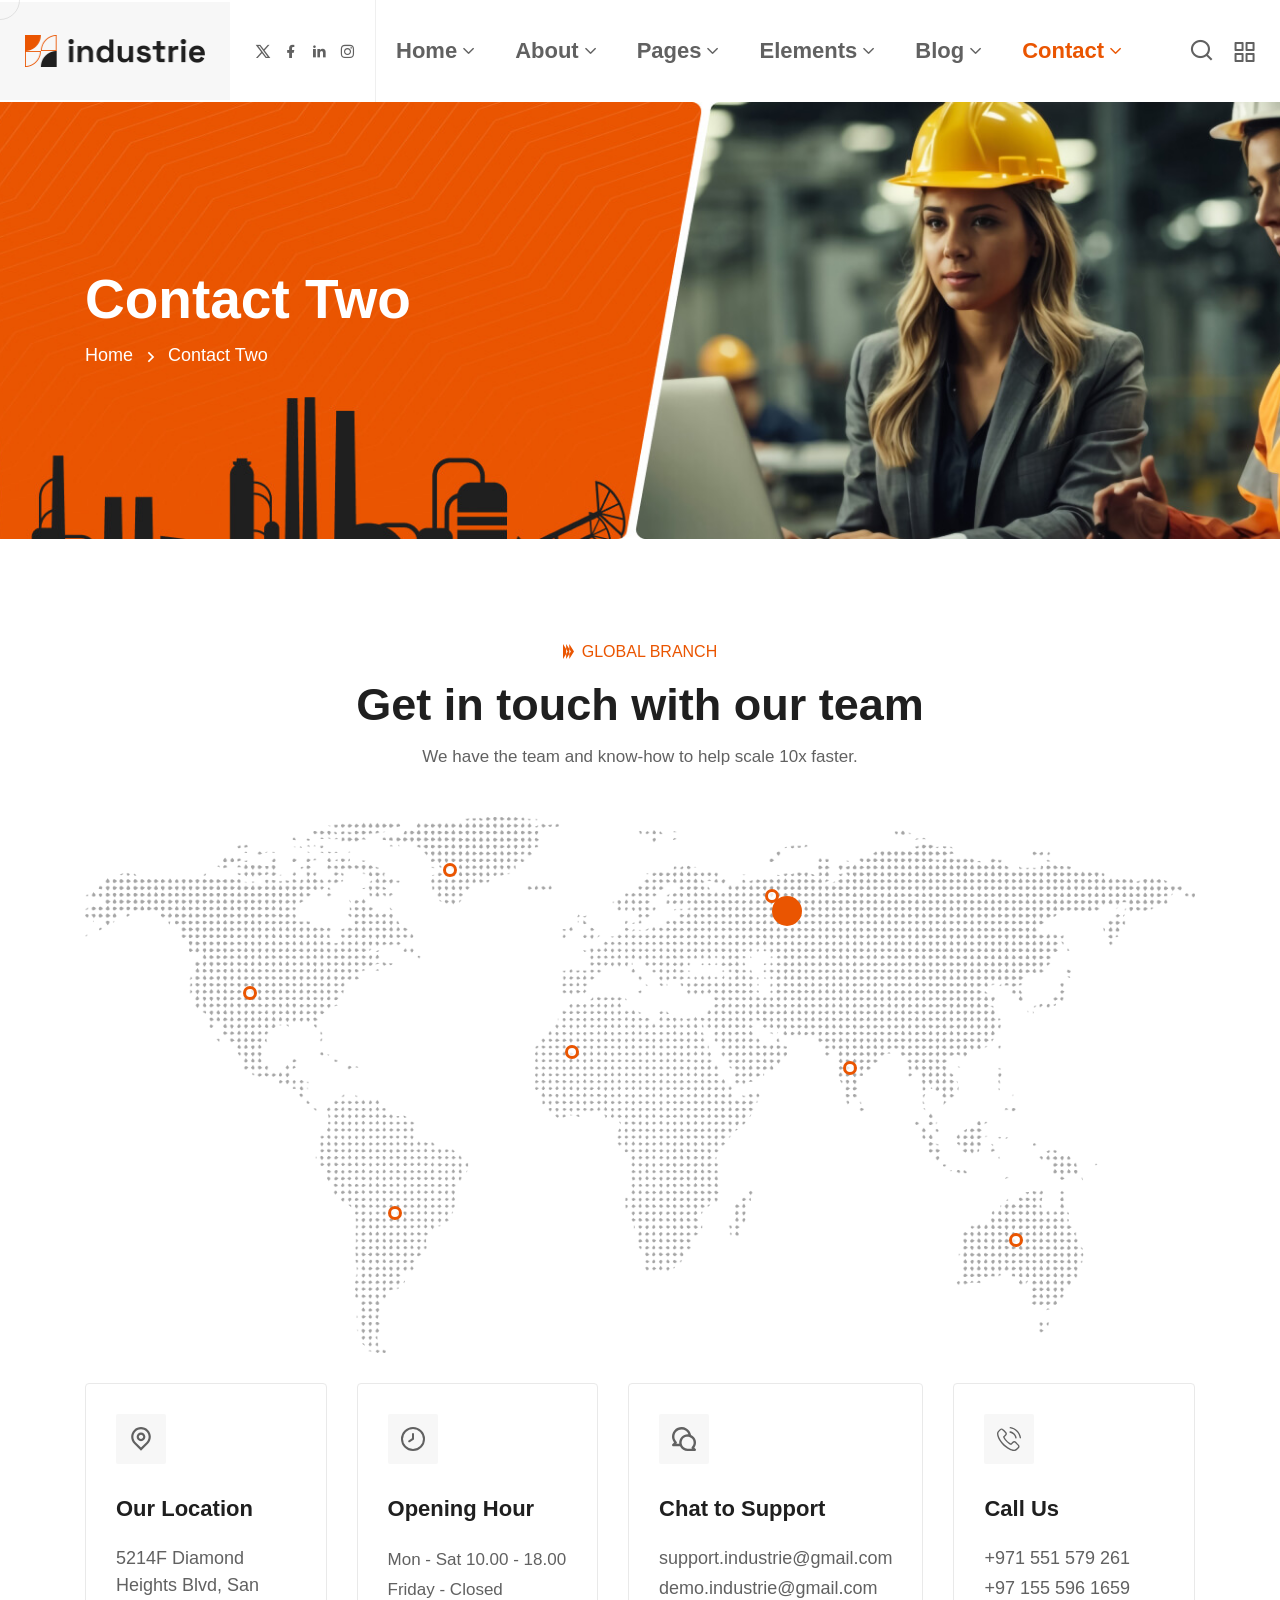
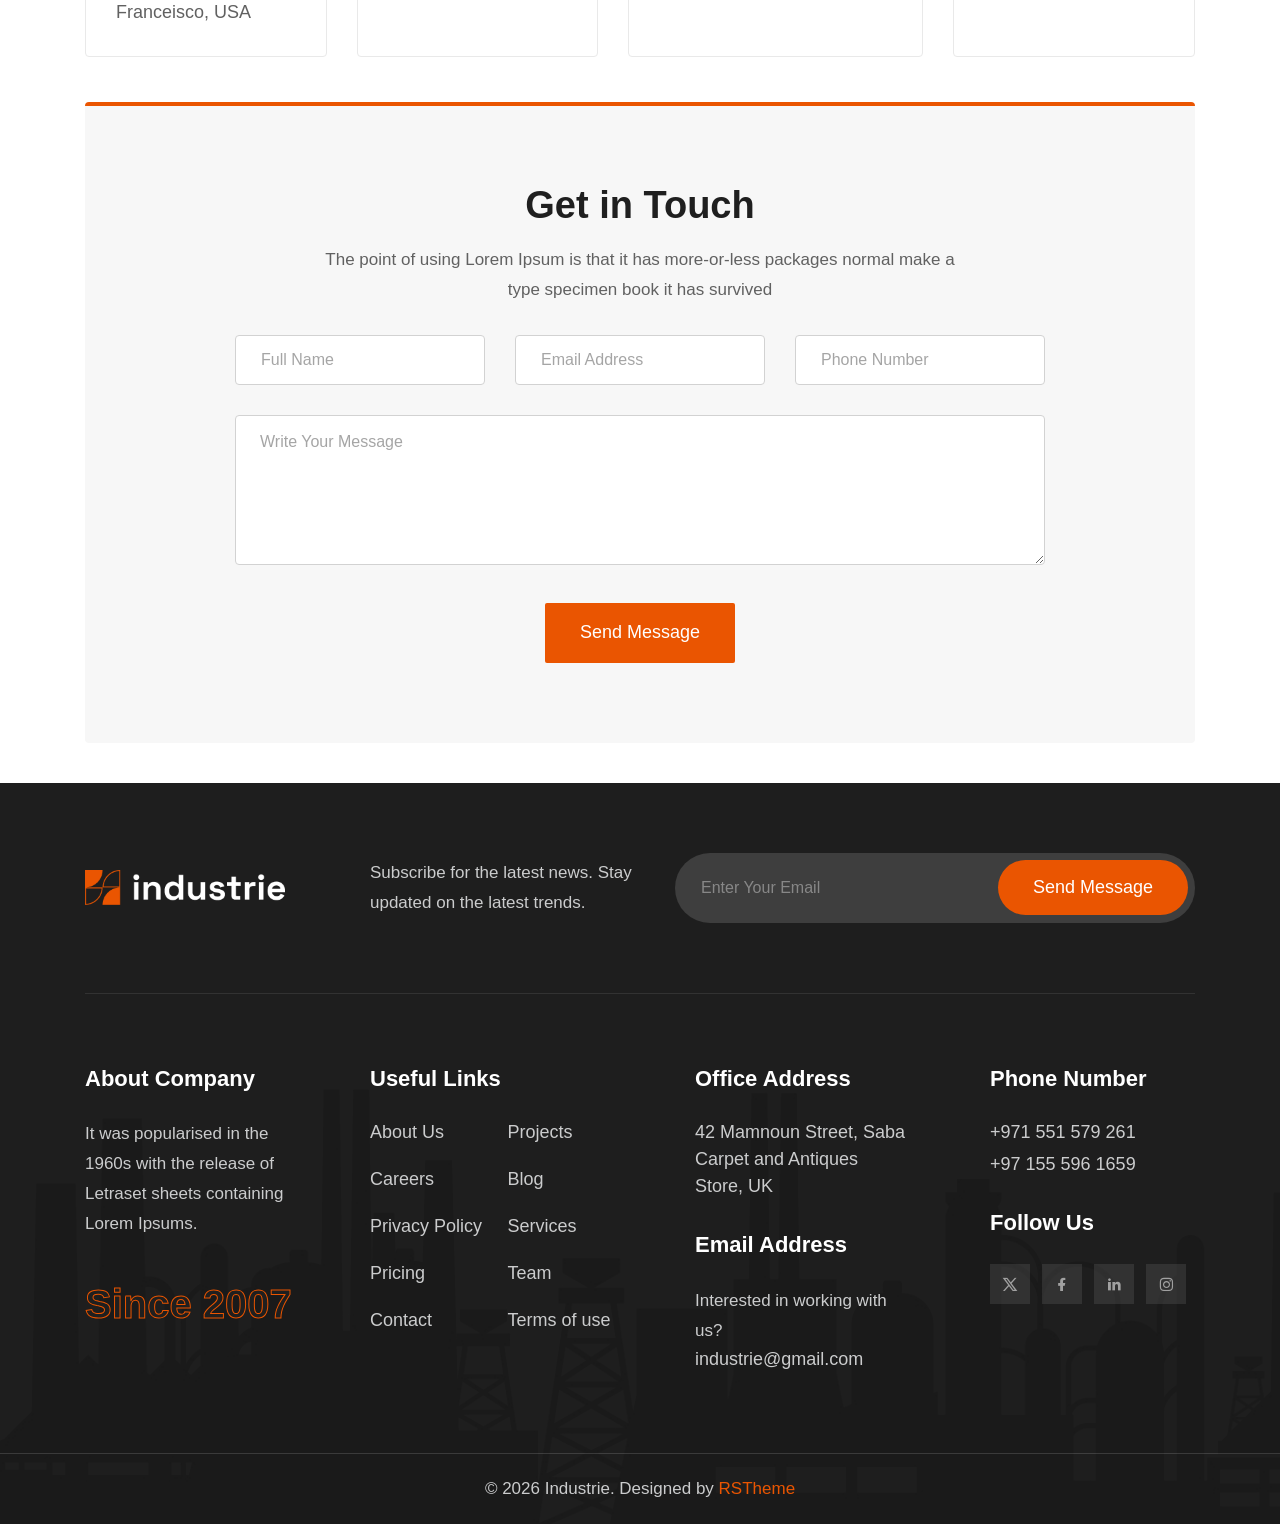
<file: contact-two.html>
<!doctype html>
<html class="no-js" lang="zxx">


<!-- Mirrored from industrie.rstheme.com/html/contact-two.html by HTTrack Website Copier/3.x [XR&CO'2014], Mon, 28 Jul 2025 06:28:57 GMT -->
<head>
    <meta charset="utf-8">
    <meta http-equiv="x-ua-compatible" content="ie=edge">
    <title>Contact Two || HTML Template</title>
    <meta name="description" content="">
    <meta name="viewport" content="width=device-width, initial-scale=1">
    <!-- Place favicon.ico in the root directory -->
    <link rel="shortcut icon" type="image/x-icon" href="assets/images/favicon.png">
    <!-- CSS here -->
    <link rel="stylesheet" href="assets/css/vendor/bootstrap.min.css">
    <link rel="stylesheet" href="assets/css/vendor/animate.min.css">
    <link rel="stylesheet" href="assets/css/plugins/swiper.min.css">
    <link rel="stylesheet" href="assets/css/plugins/nice-select.css">
    <link rel="stylesheet" href="assets/css/plugins/nouislider.min.css">
    <link rel="stylesheet" href="assets/css/vendor/magnific-popup.css">
    <link rel="stylesheet" href="assets/css/vendor/odometer.min.css">
    <link rel="stylesheet" href="assets/css/vendor/fontawesome-pro.css">
    <link rel="stylesheet" href="assets/css/vendor/spacing.css">
    <link rel="stylesheet" href="assets/css/vendor/remixicon.css">
    <link rel="stylesheet" href="assets/css/main.css">
</head>

<body class="rs-smoother-yes rtl">

    <!-- preloader start -->
    <div id="pre-load">
        <div id="loader" class="loader">
            <div class="loader-container">
                <div class="loader-icon"><img src="assets/images/favicon.png" alt=""></div>
            </div>
        </div>
    </div>
    <!-- preloader end -->

    <!-- preloader start -->

    <div id="rs-mouse">
        <div id="cursor-ball"></div>
    </div>

    <!-- preloader end -->

    <!-- Header area start -->
    <header>
        <div class="rs-header-area rs-header-one" id="header-sticky">
            <div class="container-fluid g-0">
                <div class="rs-header-inner">
                    <div class="rs-header-left">
                        <div class="rs-header-logo-wrapper">
                            <div class="rs-header-logo">
                                <a href="index.html"><img src="assets/images/logo/logo-orange.png" alt="logo"></a>
                            </div>
                        </div>
                    </div>
                    <div class="rs-header-menu">
                        <div class="rs-theme-social has-transparent has-orange">
                            <a href="#"><i class="ri-twitter-x-line"></i></a>
                            <a href="#"><i class="ri-facebook-fill"></i></a>
                            <a href="#"><i class="ri-linkedin-fill"></i></a>
                            <a href="#"><i class="ri-instagram-line"></i></a>
                        </div>
                        <nav id="mobile-menu" class="main-menu">
                            <ul class="multipage-menu">
                                <li class="menu-item-has-children">
                                    <a href="#">Home</a>
                                    <ul class="submenu last-children">
                                        <li class="menu-item-has-children has-arrow">
                                            <a href="#">Multipages</a>
                                            <ul class="submenu">
                                                <li><a href="index.html">Industry</a></li>
                                                <li><a href="red-engineering.html">Red Engineering</a></li>
                                                <li><a href="blue-construction.html">Blue Construction</a></li>
                                                <li><a href="metallurgy.html">Metallurgy</a></li>
                                                <li><a href="orange-construction.html">Orange construction</a></li>
                                                <li><a href="laboratory.html">Laboratory</a></li>
                                                <li><a href="renewable-energy.html">Renewable Energy</a></li>
                                                <li><a href="oil-gas.html">Oil & Gas</a></li>
                                                <li><a href="factory.html">Factory</a></li>
                                                <li><a href="robotic.html">Robotic</a></li>
                                                <li><a href="architecture.html">Architecture</a></li>
                                                <li><a href="manufacturing.html">Manufacturing</a></li>
                                            </ul>
                                        </li>
                                        <li class="menu-item-has-children has-arrow">
                                            <a href="javascript:void(0)">Onepages</a>
                                            <ul class="submenu">
                                                <li><a href="industrie-one-page.html">Industrie Onepage</a></li>
                                                <li><a href="red-engineering-one-page.html">Engineering Onepage</a></li>
                                                <li><a href="blue-construction-one-page.html">Blue Construct Onepage</a></li>
                                                <li><a href="metallurgy-one-page.html">Metallurgy Onepage</a></li>
                                                <li><a href="orange-construction-one-page.html">Construction Onepage</a></li>
                                                <li><a href="laboratory-one-page.html">Laboratory Onepage</a></li>
                                                <li><a href="renewable-energy-one-page.html"> Energy Onepage</a></li>
                                                <li><a href="oil-gas-one-page.html">Oil Gas Onepage</a></li>
                                                <li><a href="factory-one-page.html">Factory Onepage</a></li>
                                                <li><a href="robotic-one-page.html">Robotic Onepage</a></li>
                                                <li><a href="architecture-one-page.html">Architecture Onepage</a></li>
                                                <li><a href="manufacturing-one-page.html">Manufacturing Onepage</a></li>
                                            </ul>
                                        </li>
                                    </ul>
                                </li>
                                <!-- about menu -->
                                <li class="menu-item-has-children">
                                    <a href="about.html">About</a>
                                    <ul class="submenu last-children">
                                        <li>
                                            <a href="about.html">About Us 01</a>
                                        </li>
                                        <li>
                                            <a href="about-two.html">About Us 02</a>
                                        </li>
                                    </ul>
                                </li>
                                <!-- page menu -->
                                <li class="menu-item-has-children">
                                    <a href="javascript:void(0)">Pages</a>
                                    <ul class="submenu last-children">
                                        <li class=" has-arrow">
                                            <a href="javascript:void(0)">Services</a>
                                            <ul class="submenu">
                                                <li><a href="services.html">Services</a></li>
                                                <li><a href="services-details.html">Services Details</a></li>
                                            </ul>
                                        </li>
                                        <li class=" has-arrow">
                                            <a href="javascript:void(0)">Team</a>
                                            <ul class="submenu">
                                                <li><a href="team.html">Team</a></li>
                                                <li><a href="team-details.html">Team Details</a></li>
                                            </ul>
                                        </li>
                                        <li class=" has-arrow">
                                            <a href="javascript:void(0)">Project</a>
                                            <ul class="submenu">
                                                <li><a href="portfolio.html">Project</a></li>
                                                <li><a href="portfolio-details.html">Project Details</a></li>
                                            </ul>
                                        </li>
                                        <li>
                                            <a href="pricing.html">Pricing Plan</a>
                                        </li>
                                        <li class=" has-arrow">
                                            <a href="shop.html">Shop</a>
                                            <ul class="submenu">
                                                <li><a href="shop.html">Product</a></li>
                                                <li><a href="shop-details.html">Product Details</a></li>
                                                <li><a href="checkout.html">Checkout</a></li>
                                                <li><a href="cart.html">Cart</a></li>
                                            </ul>
                                        </li>
                                        <li>
                                            <a href="faq.html">Faq</a>
                                        </li>
                                        <li>
                                            <a href="appointment.html">Appointment</a>
                                        </li>
                                    </ul>
                                </li>
                                <!-- elements menu -->
                                <li class="has-mega-menu menu-item-has-children">
                                    <a href="javascript:void(0)">Elements</a>
                                    <ul class="mega-menu mega-grid">
                                        <li>
                                            <a href="#" class="title">Elements Layout</a>
                                            <ul>
                                                <li><a href="elements-features.html">Features</a></li>
                                                <li><a href="elements-advance-tab.html">Advance Tab</a></li>
                                                <li><a href="elements-work-process.html">Work Process</a></li>
                                                <li><a href="elements-counter.html">Counter</a></li>
                                                <li><a href="elements-gsap.html">GSAP</a></li>
                                            </ul>
                                        </li>
                                        <li>
                                            <a href="#" class="title">Elements Layout</a>
                                            <ul>
                                                <li><a href="elements-services.html">Services Box</a></li>
                                                <li><a href="elements-team.html">Team</a></li>
                                                <li><a href="elements-pricing.html">Pricing</a></li>
                                                <li><a href="elements-portfolio.html">Project</a></li>
                                                <li><a href="#">Coming Soon</a></li>
                                            </ul>
                                        </li>
                                        <li>
                                            <a href="#" class="title">Elements Layout</a>
                                            <ul>
                                                <li><a href="elements-services-tab.html">Services Tab</a></li>
                                                <li><a href="elements-testimonial.html">Testimonials</a></li>
                                                <li><a href="elements-brand.html">Partner Logo</a></li>
                                                <li><a href="elements-blog.html">Blog</a></li>
                                                <li><a href="#">Coming Soon</a></li>
                                            </ul>
                                        </li>
                                    </ul>
                                </li>

                                <li class="menu-item-has-children">
                                    <a href="javascript:void(0)">Blog</a>
                                    <ul class="submenu last-children">
                                        <li>
                                            <a href="blog.html">Blog</a>
                                        </li>
                                        <li>
                                            <a href="blog-details.html">Blog Details</a>
                                        </li>
                                    </ul>
                                </li>
                                <li class="menu-item-has-children">
                                    <a href="contact.html">Contact</a>
                                    <ul class="submenu last-children">
                                        <li>
                                            <a href="contact.html">Contact 01</a>
                                        </li>
                                        <li>
                                            <a href="contact-two.html">Contact 02</a>
                                        </li>
                                    </ul>
                                </li>
                            </ul>
                        </nav>
                    </div>
                    <div class="rs-header-right">
                        <!-- search area start -->
                        <div class="rs-header-search-wrapper">
                            <div class="rs-header-search-icon">
                                <i class="ri-close-fill has-close"></i>
                                <i class="ri-search-line has-search"></i>
                            </div>
                            <form class="rs-header-search-inner rs-stickys-form" action="#">
                                <div class="rs-header-search">
                                    <input type="text" placeholder="Searching...">
                                    <button type="submit"><i class="ri-search-line"></i></button>
                                </div>
                            </form>
                        </div>
                        <!-- search area end -->
                        <div class="rs-header-btn">
                            <a class="rs-btn has-theme-orange has-icon has-bg" href="contact.html">Get In Touch
                                <span class="icon-box">
                                <svg class="icon-first" xmlns="http://www.w3.org/2000/svg" viewBox="0 0 32 32">
                                    <path
                                        d="M31.71,15.29l-10-10L20.29,6.71,28.59,15H0v2H28.59l-8.29,8.29,1.41,1.41,10-10A1,1,0,0,0,31.71,15.29Z">
                                    </path>
                                </svg>
                                <svg class="icon-second" xmlns="http://www.w3.org/2000/svg" viewBox="0 0 32 32">
                                    <path
                                        d="M31.71,15.29l-10-10L20.29,6.71,28.59,15H0v2H28.59l-8.29,8.29,1.41,1.41,10-10A1,1,0,0,0,31.71,15.29Z">
                                    </path>
                                </svg>
                            </span>
                            </a>
                        </div>
                        <div class="rs-header-hamburger">
                            <div class="sidebar-toggle">
                                <a class="bar-icon" href="javascript:void(0)">
                                    <svg xmlns="http://www.w3.org/2000/svg" width="21" height="20" viewBox="0 0 21 20" fill="none">
                                        <path d="M8.55566 11H1.55566C1.29045 11 1.03609 11.1054 0.848557 11.2929C0.661021 11.4804 0.555664 11.7348 0.555664 12V19C0.555664 19.2652 0.661021 19.5196 0.848557 19.7071C1.03609 19.8946 1.29045 20 1.55566 20H8.55566C8.82088 20 9.07523 19.8946 9.26277 19.7071C9.45031 19.5196 9.55566 19.2652 9.55566 19V12C9.55566 11.7348 9.45031 11.4804 9.26277 11.2929C9.07523 11.1054 8.82088 11 8.55566 11ZM7.55566 18H2.55566V13H7.55566V18ZM19.5557 0H12.5557C12.2904 0 12.0361 0.105357 11.8486 0.292893C11.661 0.48043 11.5557 0.734784 11.5557 1V8C11.5557 8.26522 11.661 8.51957 11.8486 8.70711C12.0361 8.89464 12.2904 9 12.5557 9H19.5557C19.8209 9 20.0752 8.89464 20.2628 8.70711C20.4503 8.51957 20.5557 8.26522 20.5557 8V1C20.5557 0.734784 20.4503 0.48043 20.2628 0.292893C20.0752 0.105357 19.8209 0 19.5557 0ZM18.5557 7H13.5557V2H18.5557V7ZM19.5557 11H12.5557C12.2904 11 12.0361 11.1054 11.8486 11.2929C11.661 11.4804 11.5557 11.7348 11.5557 12V19C11.5557 19.2652 11.661 19.5196 11.8486 19.7071C12.0361 19.8946 12.2904 20 12.5557 20H19.5557C19.8209 20 20.0752 19.8946 20.2628 19.7071C20.4503 19.5196 20.5557 19.2652 20.5557 19V12C20.5557 11.7348 20.4503 11.4804 20.2628 11.2929C20.0752 11.1054 19.8209 11 19.5557 11ZM18.5557 18H13.5557V13H18.5557V18ZM8.55566 0H1.55566C1.29045 0 1.03609 0.105357 0.848557 0.292893C0.661021 0.48043 0.555664 0.734784 0.555664 1V8C0.555664 8.26522 0.661021 8.51957 0.848557 8.70711C1.03609 8.89464 1.29045 9 1.55566 9H8.55566C8.82088 9 9.07523 8.89464 9.26277 8.70711C9.45031 8.51957 9.55566 8.26522 9.55566 8V1C9.55566 0.734784 9.45031 0.48043 9.26277 0.292893C9.07523 0.105357 8.82088 0 8.55566 0ZM7.55566 7H2.55566V2H7.55566V7Z" fill="#616161"></path>
                                    </svg>
                                </a>
                            </div>
                        </div>
                    </div>
                </div>
            </div>
        </div>
    </header>
    <!-- Header area end -->

    <!-- Offcanvas area start -->
    <div class="fix">
        <div class="offcanvas-area" data-lenis-prevent>
            <div class="offcanvas-wrapper">
                <div class="offcanvas-content">
                    <div class="offcanvas-top d-flex justify-content-between align-items-center mb-20">
                        <div class="offcanvas-logo">
                            <a class="logo-black" href="index.html"><img src="assets/images/logo/logo-orange.png" alt="logo"></a>
                        </div>
                        <div class="offcanvas-close">
                            <button class="offcanvas-close-icon animation--flip">
                                <span class="offcanvas-m-lines">
                                <span class="offcanvas-m-line line--1"></span><span
                                    class="offcanvas-m-line line--2"></span><span
                                    class="offcanvas-m-line line--3"></span>
                                </span>
                            </button>
                        </div>
                    </div>
                    <div class="offcanvas-about mb-30 d-none d-sm-block">
                        <p> Industrie is a modern factory website. specifically designed for who need construction,
                            firms, oil, architecture and any other small business.
                        </p>
                    </div>
                    <div class="offcanvas-gallery d-none d-sm-block">
                        <div class="offcanvas-gallery-thumb-wrapper">
                            <div class="offcanvas-popup-thumb">
                                <a class="popup-image" href="assets/images/gallery/gallery-thumb-01.png">
                                    <img src="assets/images/gallery/gallery-thumb-01.png" alt="image">
                                </a>
                            </div>
                            <div class="offcanvas-popup-thumb">
                                <a class="popup-image" href="assets/images/gallery/gallery-thumb-02.png">
                                    <img src="assets/images/gallery/gallery-thumb-02.png" alt="image">
                                </a>
                            </div>
                            <div class="offcanvas-popup-thumb">
                                <a class="popup-image" href="assets/images/gallery/gallery-thumb-03.png">
                                    <img src="assets/images/gallery/gallery-thumb-03.png" alt="image">
                                </a>
                            </div>
                            <div class="offcanvas-popup-thumb">
                                <a class="popup-image" href="assets/images/gallery/gallery-thumb-04.png">
                                    <img src="assets/images/gallery/gallery-thumb-04.png" alt="image">
                                </a>
                            </div>
                            <div class="offcanvas-popup-thumb">
                                <a class="popup-image" href="assets/images/gallery/gallery-thumb-05.png">
                                    <img src="assets/images/gallery/gallery-thumb-05.png" alt="image">
                                </a>
                            </div>
                            <div class="offcanvas-popup-thumb">
                                <a class="popup-image" href="assets/images/gallery/gallery-thumb-01.png">
                                    <img src="assets/images/gallery/gallery-thumb-01.png" alt="image">
                                </a>
                            </div>
                        </div>
                    </div>
                    <div class="mobile-menu">
                        <div class="rs-offcanvas-menu mb-25">
                            <nav></nav>
                        </div>
                    </div>
                    <div class="offcanvas-contact mb-30">
                        <h4 class="offcanvas-title-meta">Contact Info</h4>
                        <ul>
                            <li class="d-flex align-items-center gap-15">
                                <div class="offcanvas-contact-icon">
                                    <svg xmlns="http://www.w3.org/2000/svg" width="14" height="18" viewBox="0 0 14 18" fill="none">
                                        <path d="M11.8768 9.68475C11.3059 10.835 10.5331 11.9818 9.74128 13.0109C8.95198 14.0368 8.15999 14.9249 7.5643 15.5572C7.48514 15.6412 7.40956 15.7206 7.33802 15.7951C7.26648 15.7206 7.1909 15.6412 7.11174 15.5572C6.51605 14.9249 5.72406 14.0368 4.93476 13.0109C4.14299 11.9818 3.37019 10.835 2.79925 9.68475C2.22242 8.52266 1.89032 7.43373 1.89032 6.5C1.89032 3.50846 4.32934 1.08333 7.33802 1.08333C10.3467 1.08333 12.7857 3.50846 12.7857 6.5C12.7857 7.43373 12.4536 8.52266 11.8768 9.68475ZM7.33802 17.3333C7.33802 17.3333 13.8753 11.1732 13.8753 6.5C13.8753 2.91015 10.9484 0 7.33802 0C3.7276 0 0.800781 2.91015 0.800781 6.5C0.800781 11.1732 7.33802 17.3333 7.33802 17.3333Z" fill="#6D6D6D"></path>
                                        <path d="M7.33802 8.66667C6.13455 8.66667 5.15894 7.69662 5.15894 6.5C5.15894 5.30338 6.13455 4.33333 7.33802 4.33333C8.54149 4.33333 9.5171 5.30338 9.5171 6.5C9.5171 7.69662 8.54149 8.66667 7.33802 8.66667ZM7.33802 9.75C9.14323 9.75 10.6066 8.29492 10.6066 6.5C10.6066 4.70507 9.14323 3.25 7.33802 3.25C5.53281 3.25 4.0694 4.70507 4.0694 6.5C4.0694 8.29492 5.53281 9.75 7.33802 9.75Z" fill="#6D6D6D"></path>
                                    </svg>
                                </div>
                                <div class="offcanvas-contact-text">
                                    <a href="#"> 2096 New Market, New Road <br>
                                    North Carolina, USA </a>
                                </div>
                            </li>
                            <li class="d-flex align-items-center gap-15">
                                <div class="offcanvas-contact-icon">
                                    <svg xmlns="http://www.w3.org/2000/svg" width="16" height="16" viewBox="0 0 16 16" fill="none">
                                        <path d="M3.65387 1.32849C3.40343 1.00649 2.92745 0.976861 2.639 1.26531L1.60508 2.29923C1.1216 2.78271 0.94387 3.46766 1.1551 4.06847C2.00338 6.48124 3.39215 8.74671 5.32272 10.6773C7.25329 12.6078 9.51876 13.9966 11.9315 14.8449C12.5323 15.0561 13.2173 14.8784 13.7008 14.3949L14.7347 13.361C15.0231 13.0726 14.9935 12.5966 14.6715 12.3461L12.3653 10.5524C12.2008 10.4245 11.9866 10.3793 11.7845 10.4298L9.59541 10.9771C9.00082 11.1257 8.37183 10.9515 7.93845 10.5181L5.48187 8.06155C5.04849 7.62817 4.87427 6.99919 5.02292 6.40459L5.57019 4.21553C5.62073 4.01336 5.57552 3.79918 5.44758 3.63468L3.65387 1.32849ZM1.88477 0.511076C2.62689 -0.231039 3.8515 -0.154797 4.49583 0.673634L6.28954 2.97983C6.6187 3.40304 6.73502 3.95409 6.60498 4.47423L6.05772 6.66329C5.99994 6.8944 6.06766 7.13888 6.2361 7.30732L8.69268 9.7639C8.86113 9.93235 9.1056 10.0001 9.33671 9.94229L11.5258 9.39502C12.0459 9.26499 12.597 9.3813 13.0202 9.71047L15.3264 11.5042C16.1548 12.1485 16.231 13.3731 15.4889 14.1152L14.455 15.1492C13.7153 15.8889 12.6089 16.2137 11.5778 15.8512C9.01754 14.9511 6.61438 13.4774 4.56849 11.4315C2.5226 9.38562 1.04895 6.98246 0.148838 4.42225C-0.213682 3.39112 0.11113 2.28472 0.85085 1.545L1.88477 0.511076Z" fill="#6D6D6D"></path>
                                        <path d="M11 0.5C11 0.223858 11.2239 0 11.5 0H15.5C15.7761 0 16 0.223858 16 0.5V4.5C16 4.77614 15.7761 5 15.5 5C15.2239 5 15 4.77614 15 4.5V1.70711L10.8536 5.85355C10.6583 6.04882 10.3417 6.04882 10.1464 5.85355C9.95118 5.65829 9.95118 5.34171 10.1464 5.14645L14.2929 1H11.5C11.2239 1 11 0.776142 11 0.5Z" fill="#6D6D6D"></path>
                                    </svg>
                                </div>
                                <div class="offcanvas-contact-text">
                                    <a href="tel:+12346691234"> +123-4669-1234 </a>
                                </div>
                            </li>
                            <li class="d-flex align-items-center gap-15">
                                <div class="offcanvas-contact-icon">
                                    <svg xmlns="http://www.w3.org/2000/svg" width="16" height="16" viewBox="0 0 16 16" fill="none">
                                        <path d="M2 2C0.895431 2 0 2.89543 0 4V12L2.58386e-05 12.0103C0.00555998 13.1101 0.898859 14 2 14H7.5C7.77614 14 8 13.7761 8 13.5C8 13.2239 7.77614 13 7.5 13H2C1.53715 13 1.14774 12.6855 1.03376 12.2586L6.67417 8.7876L8 9.5831L15 5.3831V8.5C15 8.77614 15.2239 9 15.5 9C15.7761 9 16 8.77614 16 8.5V4C16 2.89543 15.1046 2 14 2H2ZM5.70808 8.20794L1 11.1052V5.3831L5.70808 8.20794ZM1 4.2169V4C1 3.44772 1.44772 3 2 3H14C14.5523 3 15 3.44772 15 4V4.2169L8 8.4169L1 4.2169Z" fill="#6D6D6D"></path>
                                        <path d="M14.2467 14.2686C15.2567 14.2686 15.8339 13.4116 15.8339 12.2442V12.0344C15.8339 10.4297 14.6402 9 12.5197 9H12.4847C10.421 9 9 10.3598 9 12.4322V12.6465C9 14.8195 10.4385 16 12.3579 16H12.4016C12.9963 16 13.4204 15.9257 13.639 15.8251V15.0949C13.3941 15.2042 12.9656 15.2742 12.4585 15.2742H12.4147C11.0812 15.2742 9.84385 14.4872 9.84385 12.6202V12.4628C9.84385 10.8057 10.9019 9.73891 12.4847 9.73891H12.524C14.0587 9.73891 15.0075 10.7883 15.0075 12.065V12.183C15.0075 13.158 14.6839 13.5734 14.3691 13.5734C14.1374 13.5734 13.9582 13.4247 13.9582 13.1537V10.9631H13.0531V11.5315H13.0225C12.9394 11.2342 12.6552 10.9019 12.0693 10.9019C11.2911 10.9019 10.8101 11.4572 10.8101 12.3011V12.8301C10.8101 13.722 11.2998 14.2642 12.0693 14.2642C12.5415 14.2642 12.9656 14.0369 13.0837 13.6215H13.1274C13.2455 14.0412 13.7439 14.2686 14.2467 14.2686ZM11.7939 12.6814V12.4541C11.7939 11.9076 12.0212 11.6627 12.3666 11.6627C12.664 11.6627 12.9394 11.8551 12.9394 12.371V12.7383C12.9394 13.3111 12.6858 13.4816 12.3754 13.4816C12.0212 13.4816 11.7939 13.2673 11.7939 12.6814Z" fill="#6D6D6D"></path>
                                    </svg>
                                </div>
                                <div class="offcanvas-contact-text">
                                    <a href="mailto:info@gmail.com">info@gmail.com</a>
                                </div>
                            </li>
                        </ul>
                    </div>
                    <div class="offcanvas-social">
                        <h4 class="offcanvas-title-meta">Subscribe & Follow</h4>
                        <ul>
                            <li><a href="#"><i class="fab fa-facebook-f"></i></a></li>
                            <li><a href="#"><i class="fab fa-twitter"></i></a></li>
                            <li><a href="#"><i class="fab fa-youtube"></i></a></li>
                            <li><a href="#"><i class="fab fa-linkedin"></i></a></li>
                        </ul>
                    </div>
                </div>
            </div>
        </div>
    </div>
    <div class="offcanvas-overlay"></div>
    <div class="offcanvas-overlay-white"></div>
    <!-- Offcanvas area start -->

    <!-- Body main wrapper start -->
    <main>

        <!-- breadcrumb area start -->
        <section class="rs-breadcrumb-area rs-breadcrumb-one p-relative">
            <div class="rs-breadcrumb-bg" data-background="assets/images/bg/breadcrumb-bg-01.png"></div>
            <div class="container">
                <div class="row">
                    <div class="col-xxl-6 col-xl-8 col-lg-8">
                        <div class="rs-breadcrumb-content-wrapper">
                            <div class="rs-breadcrumb-title-wrapper">
                                <h1 class="rs-breadcrumb-title">Contact Two</h1>
                            </div>
                            <div class="rs-breadcrumb-menu">
                                <nav>
                                    <ul>
                                        <li><span><a href="index.html">Home</a></span></li>
                                        <li><span>Contact Two</span></li>
                                    </ul>
                                </nav>
                            </div>
                        </div>
                    </div>
                </div>
            </div>
        </section>
        <!-- breadcrumb area end -->

        <!-- contact area start -->
        <section class="rs-contact-area rs-contact-eight section-space-top">
            <div class="container">
                <div class="row  g-5 justify-content-center section-title-space align-items-center">
                    <div class="col-xl-7 col-lg-7 col-md-8">
                        <div class="rs-section-title-wrapper text-center">
                            <span class="rs-section-subtitle has-theme-orange">
                                <svg xmlns="http://www.w3.org/2000/svg" width="11" height="15" viewBox="0 0 11 15"
                                    fill="none">
                                    <path d="M3.14286 10L0 15L8.78104e-07 0L3.14286 5V10Z" fill="#EA5501"></path>
                                    <path fill-rule="evenodd" clip-rule="evenodd"
                                        d="M6.28571 10L3.14286 15L3.14286 10L4.71428 7.5L3.14286 5L3.14286 0L6.28571 5L6.28571 10ZM6.28571 10L7.85714 7.5L6.28571 5V0L11 7.5L6.28571 15V10Z"
                                        fill="#EA5501"></path>
                                </svg>
                                Global Branch
                            </span>
                            <h2 class="rs-section-title rs-split-text-enable split-in-fade mb-10">Get in touch with our
                                team</h2>
                            <p>We have the team and know-how to help scale 10x faster.</p>
                        </div>
                    </div>
                </div>
                <div class="row">
                    <div class="col-12">
                        <div class="rs-contact-wrapper">
                            <div class="rs-contact-thumb">
                                <img src="assets/images/contact/contact-thumb-05.png" alt="image">
                            </div>
                            <div class="rs-contact-ripple-wrapper">
                                <div class="rs-ripple-item ripple-1">
                                    <div class="rs-ripple-figure">
                                        <div class="pre-title">
                                            <h5 class="title"> San Francisco </h5>
                                        </div>
                                        <!-- Start Description -->
                                        <div class="ripple-desc">
                                            <p class="description"> 5214F Diamond Heights Blvd #553, USA</p>
                                        </div>
                                        <!-- End Description -->
                                    </div>
                                    <div class="pre-circle-ripple"></div>
                                </div>
                                <div class="mobile_item">
                                    <i class="remove-icon ri-close-line"></i>
                                    <div class="pre-title">
                                        <h5 class="title"> San Francisco </h5>
                                    </div>
                                    <div class="ripple-desc">
                                        <p class="description"> 5214F Diamond Heights Blvd #553, USA</p>
                                    </div>
                                </div>
                                <div class="rs-ripple-item ripple-2">
                                    <div class="rs-ripple-figure">
                                        <div class="pre-title">
                                            <h5 class="title"> Denver </h5>
                                        </div>
                                        <!-- Start Description -->
                                        <div class="ripple-desc">
                                            <p class="description"> 5214F Diamond Heights Blvd #553, USA</p>
                                        </div>
                                        <!-- End Description -->
                                    </div>
                                    <div class="pre-circle-ripple"></div>
                                </div>
                                <div class="mobile_item">
                                    <i class="remove-icon ri-close-line"></i>
                                    <div class="pre-title">
                                        <h5 class="title"> Denver</h5>
                                    </div>
                                    <div class="ripple-desc">
                                        <p class="description"> 5214F Diamond Heights Blvd #553, USA</p>
                                    </div>
                                </div>
                                <div class="rs-ripple-item ripple-3">
                                    <div class="rs-ripple-figure">

                                        <div class="pre-title">
                                            <h5 class="title"> Seattle </h5>
                                        </div>

                                        <!-- Start Description -->

                                        <div class="ripple-desc">
                                            <p class="description"> 5214F Diamond Heights Blvd #553, USA</p>
                                        </div>
                                        <!-- End Description -->
                                    </div>
                                    <div class="pre-circle-ripple"></div>
                                </div>
                                <div class="mobile_item">
                                    <i class="remove-icon ri-close-line"></i>
                                    <div class="pre-title">
                                        <h5 class="title"> Seattle </h5>
                                    </div>
                                    <div class="ripple-desc">
                                        <p class="description"> 5214F Diamond Heights Blvd #553, USA</p>
                                    </div>
                                </div>
                                <div class="rs-ripple-item ripple-4">
                                    <div class="rs-ripple-figure">
                                        <div class="pre-title">
                                            <h5 class="title"> Chicago </h5>
                                        </div>
                                        <!-- Start Description -->
                                        <div class="ripple-desc">
                                            <p class="description"> 5214F Diamond Heights Blvd #553, USA</p>
                                        </div>
                                        <!-- End Description -->
                                    </div>
                                    <div class="pre-circle-ripple"></div>
                                </div>
                                <div class="mobile_item">
                                    <i class="remove-icon ri-close-line"></i>
                                    <div class="pre-title">
                                        <h5 class="title"> Chicago </h5>
                                    </div>
                                    <div class="ripple-desc">
                                        <p class="description"> 5214F Diamond Heights Blvd #553, USA</p>
                                    </div>
                                </div>
                                <div class="rs-ripple-item ripple-5">
                                    <div class="rs-ripple-figure">
                                        <div class="pre-title">
                                            <h5 class="title"> New York </h5>
                                        </div>
                                        <!-- Start Description -->
                                        <div class="ripple-desc">
                                            <p class="description"> 5214F Diamond Heights Blvd #553, USA</p>
                                        </div>
                                        <!-- End Description -->
                                    </div>
                                    <div class="pre-circle-ripple"></div>
                                </div>
                                <div class="mobile_item">
                                    <i class="remove-icon ri-close-line"></i>
                                    <div class="pre-title">
                                        <h5 class="title">New York </h5>
                                    </div>
                                    <div class="ripple-desc">
                                        <p class="description"> 5214F Diamond Heights Blvd #553, USA</p>
                                    </div>
                                </div>
                                <div class="rs-ripple-item ripple-6">
                                    <div class="rs-ripple-figure">

                                        <div class="pre-title">
                                            <h5 class="title"> Australia </h5>
                                        </div>

                                        <!-- Start Description -->

                                        <div class="ripple-desc">
                                            <p class="description"> 5214F Diamond Heights Blvd #553, USA</p>
                                        </div>
                                        <!-- End Description -->
                                    </div>
                                    <div class="pre-circle-ripple"></div>
                                </div>
                                <div class="mobile_item">
                                    <i class="remove-icon ri-close-line"></i>
                                    <div class="pre-title">
                                        <h5 class="title"> Australia </h5>
                                    </div>
                                    <div class="ripple-desc">
                                        <p class="description"> 5214F Diamond Heights Blvd #553, USA</p>
                                    </div>
                                </div>
                                <div class="rs-ripple-item ripple-7">
                                    <div class="rs-ripple-figure">

                                        <div class="pre-title">
                                            <h5 class="title"> Bangladesh </h5>
                                        </div>
                                        <!-- Start Description -->
                                        <div class="ripple-desc">
                                            <p class="description"> 5214F Diamond Heights Blvd #553, USA</p>
                                        </div>
                                        <!-- End Description -->
                                    </div>
                                    <div class="pre-circle-ripple"></div>
                                </div>
                                <div class="mobile_item">
                                    <i class="remove-icon ri-close-line"></i>
                                    <div class="pre-title">
                                        <h5 class="title"> Bangladesh </h5>
                                    </div>
                                    <div class="ripple-desc">
                                        <p class="description"> 5214F Diamond Heights Blvd #553, USA</p>
                                    </div>
                                </div>
                            </div>
                        </div>
                    </div>
                </div>
            </div>
        </section>
        <!-- contact area end -->

        <!-- contact area start -->
        <section class="rs-contact-area section-space rs-contact-nine">
            <div class="container">
                <div class="row">
                    <div class="col-12">
                        <div class="rs-contact-wrapper">
                            <div class="rs-contact-item">
                                <div class="rs-contact-icon">
                                    <svg xmlns="http://www.w3.org/2000/svg" width="18" height="22" viewBox="0 0 18 22" fill="none">
                                        <path d="M9 18.8995L13.9497 13.9497C16.6834 11.2161 16.6834 6.78392 13.9497 4.05025C11.2161 1.31658 6.78392 1.31658 4.05025 4.05025C1.31658 6.78392 1.31658 11.2161 4.05025 13.9497L9 18.8995ZM9 21.7279L2.63604 15.364C-0.87868 11.8492 -0.87868 6.15076 2.63604 2.63604C6.15076 -0.87868 11.8492 -0.87868 15.364 2.63604C18.8787 6.15076 18.8787 11.8492 15.364 15.364L9 21.7279ZM9 11C10.1046 11 11 10.1046 11 9C11 7.89543 10.1046 7 9 7C7.8954 7 7 7.89543 7 9C7 10.1046 7.8954 11 9 11ZM9 13C6.79086 13 5 11.2091 5 9C5 6.79086 6.79086 5 9 5C11.2091 5 13 6.79086 13 9C13 11.2091 11.2091 13 9 13Z" fill="#737373"></path>
                                    </svg>
                                </div>
                                <div class="rs-contact-content">
                                    <h5 class="rs-contact-title">Our Location </h5>
                                    <a href="#">5214F Diamond Heights Blvd, San Franceisco, USA</a>
                                </div>
                            </div>


                            <div class="rs-contact-item">
                                <div class="rs-contact-icon">
                                    <svg xmlns="http://www.w3.org/2000/svg" id="Outline" viewBox="0 0 24 24" width="512" height="512">
                                        <path d="M12,0A12,12,0,1,0,24,12,12.013,12.013,0,0,0,12,0Zm0,22A10,10,0,1,1,22,12,10.011,10.011,0,0,1,12,22Z">
                                        </path>
                                        <path d="M12,6a1,1,0,0,0-1,1v4.325L7.629,13.437a1,1,0,0,0,1.062,1.7l3.84-2.4A1,1,0,0,0,13,11.879V7A1,1,0,0,0,12,6Z">
                                        </path>
                                    </svg>
                                </div>
                                <div class="rs-contact-content">
                                    <h5 class="rs-contact-title">Opening Hour </h5>
                                    <p> Mon - Sat 10.00 - 18.00 <br>
                                        Friday - Closed </p>
                                </div>
                            </div>


                            <div class="rs-contact-item">
                                <div class="rs-contact-icon">
                                    <svg xmlns="http://www.w3.org/2000/svg" width="24" height="24" viewBox="0 0 24 24" fill="none">
                                        <path d="M22.3338 20.6286C23.0854 19.6211 23.6012 18.4577 23.8431 17.2242C24.085 15.9907 24.0468 14.7186 23.7314 13.5019C23.416 12.2851 22.8314 11.1547 22.0207 10.1941C21.21 9.23346 20.194 8.46713 19.0476 7.95164C18.7979 6.51497 18.224 5.15411 17.3695 3.97247C16.515 2.79083 15.4025 1.8195 14.1163 1.13228C12.8302 0.445066 11.4044 0.0600458 9.94712 0.00647694C8.48989 -0.047092 7.03962 0.232199 5.7065 0.82313C4.37338 1.41406 3.1925 2.30108 2.25358 3.41679C1.31465 4.53251 0.642389 5.84756 0.287871 7.26202C-0.0666478 8.67649 -0.0940951 10.1532 0.207615 11.5798C0.509324 13.0065 1.13225 14.3456 2.02907 15.4954L0.361996 17.1505C0.19558 17.3192 0.0828473 17.5333 0.0380233 17.766C-0.00680069 17.9987 0.0182925 18.2394 0.110137 18.4578C0.200111 18.6768 0.352903 18.8643 0.549258 18.9966C0.745613 19.129 0.976743 19.2002 1.21352 19.2014H8.03772C8.71732 20.6341 9.78879 21.8451 11.1281 22.6941C12.4674 23.5431 14.0198 23.9954 15.6055 23.9987H22.8015C23.0383 23.9975 23.2694 23.9263 23.4658 23.794C23.6621 23.6616 23.8149 23.4741 23.9049 23.2551C23.9967 23.0367 24.0218 22.796 23.977 22.5633C23.9322 22.3307 23.8194 22.1165 23.653 21.9478L22.3338 20.6286ZM7.21018 15.6034C7.21183 16.005 7.2439 16.4059 7.30613 16.8027H4.10391L4.52368 16.3949C4.63609 16.2834 4.72531 16.1508 4.7862 16.0047C4.84709 15.8585 4.87844 15.7017 4.87844 15.5434C4.87844 15.3851 4.84709 15.2283 4.7862 15.0822C4.72531 14.936 4.63609 14.8034 4.52368 14.6919C3.85152 14.0271 3.31865 13.235 2.95622 12.3619C2.59378 11.4887 2.40906 10.5521 2.41285 9.60672C2.41285 7.69823 3.171 5.8679 4.52051 4.51839C5.87002 3.16888 7.70035 2.41073 9.60884 2.41073C11.098 2.40178 12.5526 2.85974 13.768 3.72024C14.9835 4.58073 15.8987 5.8005 16.3851 7.20806C16.1212 7.20806 15.8694 7.20806 15.6055 7.20806C13.3789 7.20806 11.2435 8.09256 9.66911 9.66699C8.09469 11.2414 7.21018 13.3768 7.21018 15.6034ZM19.8511 21.6L19.9111 21.66H15.6055C14.2183 21.6575 12.8748 21.1742 11.804 20.2923C10.7332 19.4104 10.0012 18.1845 9.73285 16.8235C9.46447 15.4625 9.67626 14.0505 10.3321 12.8282C10.988 11.6058 12.0474 10.6486 13.3298 10.1197C14.6123 9.59076 16.0384 9.52283 17.3653 9.92746C18.6922 10.3321 19.8378 11.1842 20.6069 12.3387C21.376 13.4932 21.721 14.8787 21.5832 16.2591C21.4454 17.6394 20.8333 18.9293 19.8511 19.909C19.6252 20.1304 19.4958 20.4322 19.4913 20.7485C19.492 20.9072 19.5241 21.0642 19.5859 21.2103C19.6477 21.3565 19.7378 21.489 19.8511 21.6V21.6Z" fill="#616161"></path>
                                    </svg>
                                </div>
                                <div class="rs-contact-content">
                                    <h5 class="rs-contact-title">Chat to Support</h5>
                                    <a href="mailto:support.industrie@gmail.com">support.industrie@gmail.com</a>
                                    <a href="mailto:demo.industrie@gmail.com">demo.industrie@gmail.com</a>
                                </div>
                            </div>


                            <div class="rs-contact-item">
                                <div class="rs-contact-icon">
                                    <svg xmlns="http://www.w3.org/2000/svg" width="30" height="30" viewBox="0 0 30 30" fill="none">
                                        <path d="M23.7225 18.5848C23.1074 17.9453 22.3655 17.6034 21.5792 17.6034C20.7993 17.6034 20.051 17.9389 19.4106 18.5784L17.4068 20.573C17.242 20.4843 17.0771 20.402 16.9186 20.3197C16.6903 20.2057 16.4747 20.0981 16.2908 19.9841C14.4139 18.7937 12.7081 17.2424 11.0722 15.2353C10.2795 14.2348 9.74688 13.3927 9.36008 12.5379C9.88004 12.063 10.362 11.5691 10.8312 11.0943C11.0087 10.917 11.1863 10.7333 11.3638 10.556C12.6955 9.22637 12.6955 7.50412 11.3638 6.17444L9.63274 4.44585C9.43617 4.24957 9.23326 4.04695 9.04303 3.84433C8.66256 3.45176 8.26308 3.04652 7.85091 2.66662C7.23583 2.05876 6.50028 1.73584 5.72667 1.73584C4.95307 1.73584 4.20483 2.05876 3.57072 2.66662C3.56438 2.67295 3.56438 2.67295 3.55804 2.67928L1.40209 4.85109C0.590443 5.66156 0.127549 6.64932 0.0260924 7.79538C-0.126092 9.64427 0.419236 11.3665 0.837743 12.4936C1.86499 15.2606 3.39952 17.825 5.68862 20.573C8.46599 23.8845 11.8077 26.4995 15.625 28.3421C17.0834 29.0323 19.0301 29.8491 21.2051 29.9884C21.3383 29.9947 21.4778 30.001 21.6046 30.001C23.0694 30.001 24.2995 29.4755 25.2634 28.4307C25.2697 28.4181 25.2824 28.4117 25.2887 28.3991C25.6185 28.0002 25.9989 27.6393 26.3984 27.253C26.6711 26.9934 26.9501 26.7212 27.2227 26.4362C27.8505 25.784 28.1802 25.0242 28.1802 24.2454C28.1802 23.4603 27.8442 22.7068 27.2037 22.0736L23.7225 18.5848ZM25.9926 25.2522C25.9862 25.2522 25.9862 25.2585 25.9926 25.2522C25.7453 25.5181 25.4916 25.7587 25.219 26.0247C24.8068 26.4172 24.3883 26.8288 23.9952 27.291C23.3547 27.9749 22.6001 28.2978 21.6109 28.2978C21.5158 28.2978 21.4144 28.2978 21.3192 28.2914C19.436 28.1711 17.6858 27.4366 16.3732 26.8098C12.7842 25.0749 9.63274 22.6118 7.0139 19.4902C4.85161 16.8879 3.40586 14.4818 2.44836 11.8984C1.85865 10.3218 1.64305 9.0934 1.73817 7.93468C1.80158 7.19386 2.08692 6.57967 2.61323 6.05413L4.77552 3.89499C5.08623 3.60372 5.41596 3.44543 5.73935 3.44543C6.13884 3.44543 6.46223 3.68604 6.66514 3.88865C6.67148 3.89499 6.67782 3.90132 6.68417 3.90765C7.07097 4.26856 7.43875 4.64214 7.82555 5.04104C8.02212 5.24366 8.22503 5.44628 8.42795 5.65523L10.159 7.38381C10.8312 8.05498 10.8312 8.6755 10.159 9.34667C9.97515 9.5303 9.79761 9.71392 9.61372 9.89121C9.08107 10.4357 8.57379 10.9423 8.02212 11.4362C8.00944 11.4488 7.99676 11.4552 7.99042 11.4678C7.44509 12.0124 7.54654 12.5442 7.66068 12.9051C7.66702 12.9241 7.67336 12.9431 7.67971 12.9621C8.12992 14.0512 8.76402 15.077 9.72785 16.299L9.7342 16.3053C11.4843 18.4581 13.3296 20.1361 15.365 21.4214C15.625 21.5861 15.8913 21.719 16.145 21.8457C16.3732 21.9596 16.5888 22.0673 16.7727 22.1812C16.7981 22.1939 16.8235 22.2129 16.8488 22.2256C17.0644 22.3332 17.2673 22.3839 17.4766 22.3839C18.0029 22.3839 18.3326 22.0546 18.4404 21.947L20.609 19.7815C20.8246 19.5662 21.1671 19.3066 21.5665 19.3066C21.9597 19.3066 22.2831 19.5535 22.4796 19.7688C22.486 19.7752 22.486 19.7752 22.4923 19.7815L25.9862 23.2703C26.6394 23.9162 26.6394 24.581 25.9926 25.2522Z" fill="white"></path>
                                        <path d="M16.2163 7.13613C17.8777 7.41473 19.3869 8.19988 20.5917 9.40292C21.7964 10.606 22.5764 12.1129 22.8617 13.7719C22.9315 14.1898 23.2929 14.481 23.7051 14.481C23.7558 14.481 23.8002 14.4747 23.8509 14.4684C24.3202 14.3924 24.6309 13.9492 24.5548 13.4806C24.2124 11.4734 23.2612 9.64353 21.8091 8.19355C20.357 6.74356 18.5245 5.79379 16.5144 5.45187C16.0451 5.37589 15.6076 5.68615 15.5252 6.14837C15.4427 6.61059 15.7471 7.06015 16.2163 7.13613Z" fill="white"></path>
                                        <path d="M29.9883 13.2338C29.4239 9.92864 27.864 6.92103 25.4671 4.52761C23.0702 2.13419 20.0582 0.576563 16.7482 0.0130318C16.2853 -0.0692817 15.8478 0.247309 15.7654 0.709531C15.6893 1.17808 16 1.61498 16.4692 1.69729C19.4241 2.19751 22.1191 3.59683 24.2623 5.73065C26.4056 7.8708 27.8006 10.5618 28.3016 13.5124C28.3713 13.9303 28.7328 14.2216 29.1449 14.2216C29.1956 14.2216 29.24 14.2153 29.2908 14.2089C29.7537 14.1393 30.0707 13.6961 29.9883 13.2338Z" fill="white"></path>
                                    </svg>
                                </div>
                                <div class="rs-contact-content">
                                    <h5 class="rs-contact-title">Call Us </h5>
                                    <a href="tel:971551579261">+971 551 579 261</a>
                                    <a href="tel:971551579261">+97 155 596 1659</a>
                                </div>
                            </div>
                        </div>
                    </div>

                </div>
            </div>
        </section>
        <!-- contact area start -->

        <!-- contact form area start -->
        <section class="rs-contact-form-area rs-contact-ten section-space-bottom">
            <div class="container">
                <div class="row justify-content-center">
                    <div class="col-xl-12">
                        <div class="rs-contact-form">
                            <h3 class="rs-contact-form-title">Get in Touch</h3>
                            <p class="descrip">The point of using Lorem Ipsum is that it has more-or-less packages
                                normal make a type specimen book it has survived</p>
                            <form id="contact-form" action="https://industrie.rstheme.com/html/assets/mailer.php" method="POST">
                                <div class="row g-5">
                                    <div class="col-md-4">
                                        <div class="rs-contact-input">
                                            <input id="name" name="name" type="text" placeholder="Full Name">
                                        </div>
                                    </div>
                                    <div class="col-md-4">
                                        <div class="rs-contact-input">
                                            <input id="email" name="email" type="email" placeholder="Email Address">
                                        </div>
                                    </div>
                                    <div class="col-md-4">
                                        <div class="rs-contact-input">
                                            <input id="phone" name="phone" type="text" placeholder="Phone Number">
                                        </div>
                                    </div>
                                    <div class="col-md-12">
                                        <div class="rs-contact-input">
                                            <textarea id="message" name="message" placeholder="Write Your Message"></textarea>
                                        </div>
                                    </div>
                                    <div class="col-md-12">
                                        <div class="rs-contact-btn">
                                            <button type="submit" class="rs-btn has-theme-orange">Send Message</button>
                                        </div>
                                    </div>
                                </div>
                            </form>
                            <div id="form-messages"></div>
                        </div>
                    </div>
                </div>
            </div>
        </section>
        <!-- contact form area end -->


    </main>
    <!-- Body main wrapper end -->

    <div class="rs-footer-bg-thumb-wrapper has-theme-orange">
        <div class="rs-footer-bg-thumb" data-background="assets/images/bg/footer-bg-02.png"></div>

        <!-- subscribe area start -->
        <div class="rs-subscribe-area rs-subscribe-one has-theme-orange">
            <div class="container">
                <div class="rs-subscribe-wrapper">
                    <div class="row g-5 align-items-center">
                        <div class="col-xl-3 col-lg-3">
                            <div class="rs-subscribe-logo">
                                <img src="assets/images/logo/logo-orange-white.png" alt="image">
                            </div>
                        </div>
                        <div class="col-xl-9 col-lg-9">
                            <div class="rs-subscribe-content">
                                <div class="rs-subscribe-text">
                                    <p>
                                        Subscribe for the latest news. Stay updated on the latest trends.
                                    </p>
                                </div>
                                <div class="rs-subscribe-input">
                                    <input name="name" type="text" placeholder="Enter Your Email">
                                    <button type="submit" class="rs-btn has-theme-orange">Send Message</button>
                                </div>
                            </div>
                        </div>
                    </div>
                </div>
            </div>
        </div>
        <!-- subscribe area end -->

        <!-- Body main wrapper end -->

        <!-- footer area start -->
        <footer>
            <div class="rs-footer-area rs-footer-two has-theme-orange">
                <div class="container">
                    <div class="rs-footer-top">
                        <div class="row g-5">
                            <div class="col-xxl-3 col-xl-3 col-lg-3 col-md-4 col-sm-6">
                                <div class="rs-footer-widget footer-2-col-1">
                                    <h5 class="rs-footer-widget-title">About Company</h5>
                                    <div class="rs-footer-widget-content">
                                        <p class="rs-footer-widget-description">
                                            It was popularised in the 1960s with the release of Letraset sheets
                                            containing Lorem
                                            Ipsums.
                                        </p>
                                        <div class="rs-footer-widget-stroke-text">
                                            <h3 class="rs-footer-stroke-text has-theme-orange">Since 2007</h3>
                                        </div>
                                    </div>
                                </div>
                            </div>
                            <div class="col-xxl-3 col-xl-3 col-lg-3 col-md-4 col-sm-6">
                                <div class="rs-footer-widget footer-2-col-2">
                                    <h5 class="rs-footer-widget-title">Useful Links</h5>
                                    <div class="rs-footer-widget-content">
                                        <div class="rs-footer-widget-links has-theme-orange">
                                            <ul>
                                                <li> <a href="#">About Us</a> </li>
                                                <li><a href="#">Projects</a></li>
                                                <li><a href="#">Careers</a></li>
                                                <li><a href="#">Blog</a></li>
                                                <li><a href="#">Privacy Policy</a></li>
                                                <li><a href="#">Services</a></li>
                                                <li><a href="#">Pricing</a></li>
                                                <li><a href="#">Team</a></li>
                                                <li><a href="#">Contact</a></li>
                                                <li><a href="#">Terms of use</a></li>
                                            </ul>
                                        </div>
                                    </div>
                                </div>
                            </div>
                            <div class="col-xxl-3 col-xl-3 col-lg-3 col-md-4 col-sm-6">
                                <div class="rs-footer-widget footer-2-col-3">
                                    <h5 class="rs-footer-widget-title">Office Address</h5>
                                    <div class="rs-footer-widget-content">
                                        <div class="rs-footer-widget-meta">
                                            <div class="rs-footer-widget-address">
                                                <a target="_blank" href="https://www.google.com/maps">42 Mamnoun Street,
                                                    Saba Carpet
                                                    and Antiques Store, UK</a>
                                            </div>
                                            <h5 class="rs-footer-widget-title">Email Address</h5>
                                            <p> Interested in working with us?</p>
                                            <div class="rs-footer-widget-email">
                                                <a href="mailto:industrie@gmail.com">industrie@gmail.com</a>
                                            </div>
                                        </div>
                                    </div>
                                </div>
                            </div>
                            <div class="col-xxl-3 col-xl-3 col-lg-3 col-md-4 col-sm-6">
                                <div class="rs-footer-widget footer-2-col-4">
                                    <h5 class="rs-footer-widget-title">Phone Number</h5>
                                    <div class="rs-footer-widget-content">
                                        <div class="rs-footer-widget-contact-info">
                                            <div class="rs-footer-widget-number">
                                                <span>
                                                    <a href="tel:971551579261">+971 551 579 261</a>
                                                </span>
                                                <span>
                                                    <a href="tel:971551579261">+97 155 596 1659</a>
                                                </span>
                                            </div>
                                        </div>
                                        <h5 class="rs-footer-widget-title">Follow Us</h5>
                                        <div class="rs-footer-widget-social">
                                            <div class="rs-theme-social has-theme-orange">
                                                <a href="#"><i class="ri-twitter-x-line"></i></a>
                                                <a href="#"><i class="ri-facebook-fill"></i></a>
                                                <a href="#"><i class="ri-linkedin-fill"></i></a>
                                                <a href="#"><i class="ri-instagram-line"></i></a>
                                            </div>
                                        </div>
                                    </div>
                                </div>
                            </div>
                        </div>
                    </div>
                </div>
                <div class="rs-footer-copyright-area rs-copyright-one">
                    <div class="container">
                        <div class="row justify-content-center">
                            <div class="col-xl-12">
                                <div class="rs-footer-copyright has-theme-orange text-center">
                                    <p class="underline">© <span id="year">2025</span> Industrie. Designed by <a href="https://rstheme.com/">RSTheme</a></p>
                                </div>
                            </div>
                        </div>
                    </div>
                </div>
            </div>
        </footer>
        <!-- footer area end -->

    </div>

    <!-- back to top -->
    <!-- Backtotop start -->
    <div class="backtotop-wrap cursor-pointer">
        <svg class="backtotop-circle svg-content" width="100%" height="100%" viewBox="-1 -1 102 102">
            <path d="M50,1 a49,49 0 0,1 0,98 a49,49 0 0,1 0,-98" />
        </svg>
    </div>
    <!-- Backtotop end -->

    <!-- JS here -->
    <script src="assets/js/vendor/jquery-3.7.1.min.js"></script>
    <script src="assets/js/plugins/waypoints.min.js"></script>
    <script src="assets/js/vendor/bootstrap.bundle.min.js"></script>
    <script src="assets/js/plugins/meanmenu.min.js"></script>
    <script src="assets/js/plugins/swiper.min.js"></script>
    <script src="assets/js/plugins/wow.min.js"></script>
    <script src="assets/js/vendor/magnific-popup.min.js"></script>
    <script src="assets/js/vendor/isotope.pkgd.min.js"></script>
    <script src="assets/js/vendor/imagesloaded.pkgd.min.js"></script>
    <script src="assets/js/plugins/nice-select.min.js"></script>
    <script src="assets/js/plugins/jarallax.min.js"></script>
    <script src="assets/js/vendor/ajax-form.js"></script>
    <script src="assets/js/plugins/easypie.js"></script>
    <script src="assets/js/plugins/headding-title.js"></script>
    <script src="assets/js/plugins/lenis.min.js"></script>
    <script src="assets/js/plugins/gsap.min.js"></script>
    <script src="assets/js/plugins/rs-anim-int.js"></script>
    <script src="assets/js/plugins/rs-scroll-trigger.min.js"></script>
    <script src="assets/js/plugins/rs-splitText.min.js"></script>
    <script src="assets/js/plugins/jquery.lettering.js"></script>
    <script src="assets/js/plugins/parallax-effect.min.js"></script>
    <script src="assets/js/plugins/jquery.appear.min.js"></script>
    <script src="assets/js/plugins/marquee.min.js"></script>
    <script src="assets/js/plugins/chart.umd.min.js"></script>
    <script src="assets/js/plugins/nouislider.min.js"></script>
    <script src="assets/js/vendor/purecounter.js"></script>
    <script src="assets/js/vendor/odometer.min.js"></script>
    <script src="assets/js/main.js"></script>
</body>


<!-- Mirrored from industrie.rstheme.com/html/contact-two.html by HTTrack Website Copier/3.x [XR&CO'2014], Mon, 28 Jul 2025 06:28:58 GMT -->
</html>
</file>
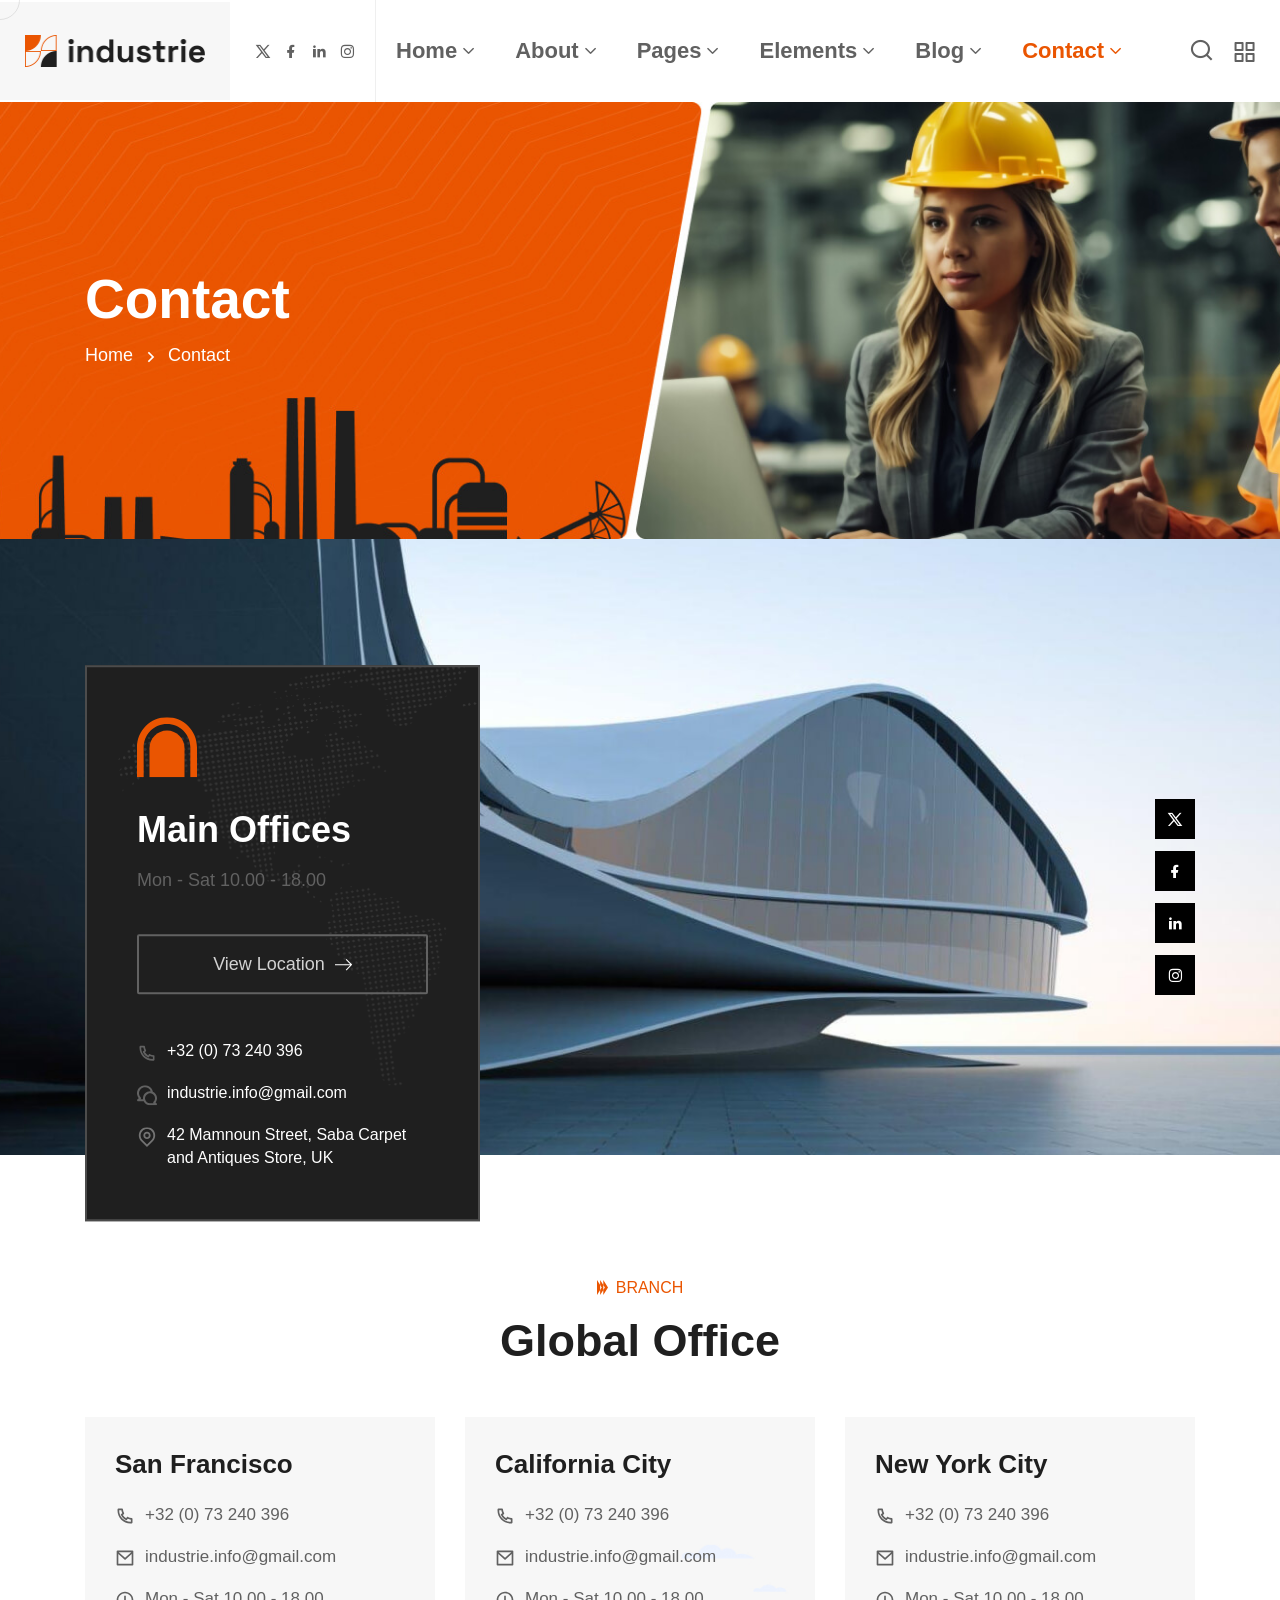
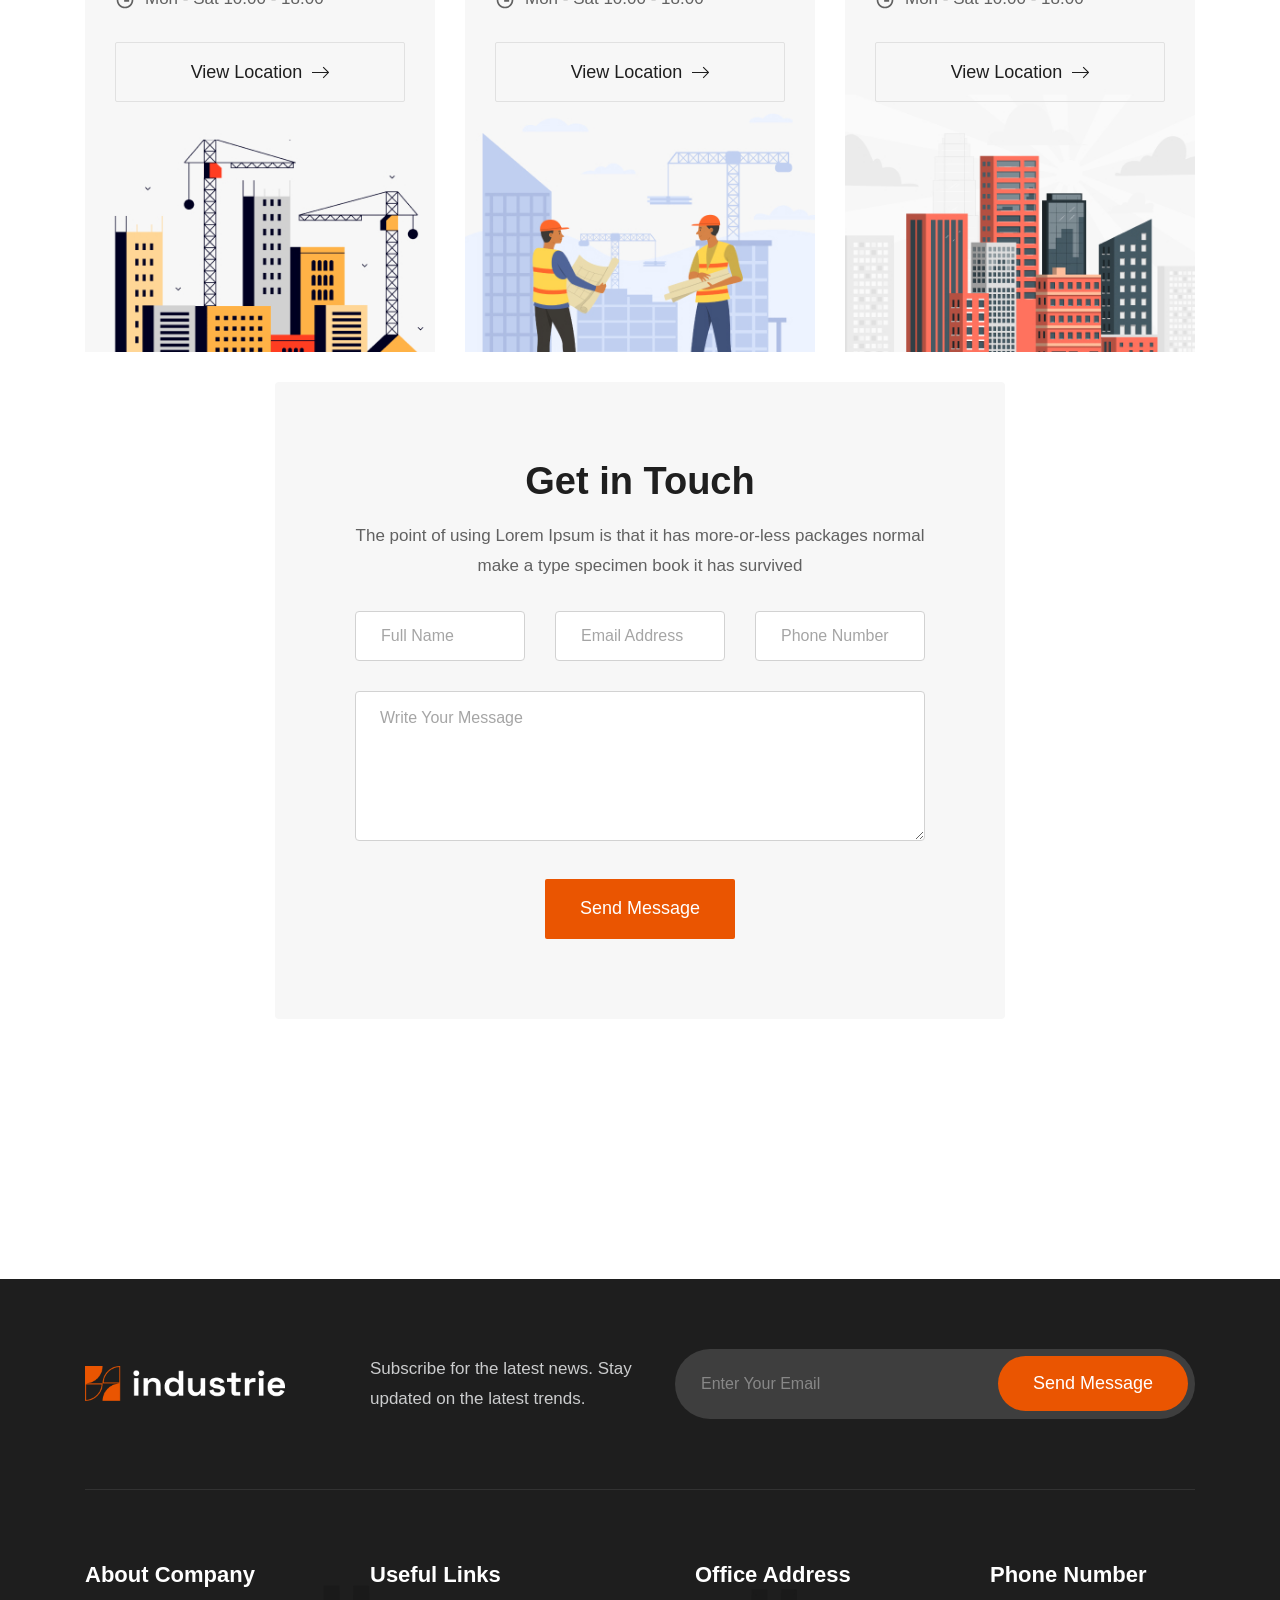
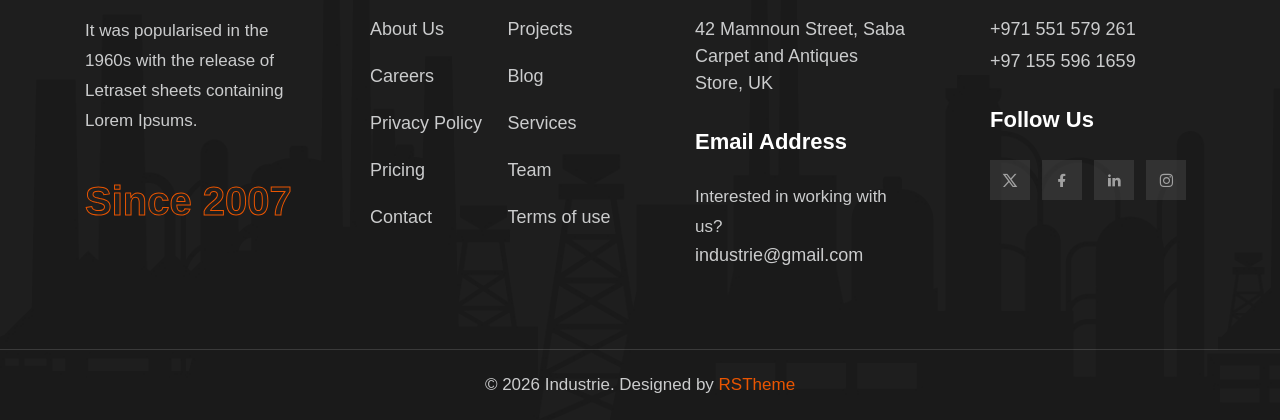
<file: contact.html>
<!doctype html>
<html class="no-js" lang="zxx">


<!-- Mirrored from industrie.rstheme.com/html/contact.html by HTTrack Website Copier/3.x [XR&CO'2014], Mon, 28 Jul 2025 06:28:56 GMT -->
<head>
    <meta charset="utf-8">
    <meta http-equiv="x-ua-compatible" content="ie=edge">
    <title>Contact || HTML Template</title>
    <meta name="description" content="">
    <meta name="viewport" content="width=device-width, initial-scale=1">
    <!-- Place favicon.ico in the root directory -->
    <link rel="shortcut icon" type="image/x-icon" href="assets/images/favicon.png">
    <!-- CSS here -->
    <link rel="stylesheet" href="assets/css/vendor/bootstrap.min.css">
    <link rel="stylesheet" href="assets/css/vendor/animate.min.css">
    <link rel="stylesheet" href="assets/css/plugins/swiper.min.css">
    <link rel="stylesheet" href="assets/css/plugins/nice-select.css">
    <link rel="stylesheet" href="assets/css/plugins/nouislider.min.css">
    <link rel="stylesheet" href="assets/css/vendor/magnific-popup.css">
    <link rel="stylesheet" href="assets/css/vendor/odometer.min.css">
    <link rel="stylesheet" href="assets/css/vendor/fontawesome-pro.css">
    <link rel="stylesheet" href="assets/css/vendor/spacing.css">
    <link rel="stylesheet" href="assets/css/vendor/remixicon.css">
    <link rel="stylesheet" href="assets/css/main.css">
</head>

<body class="rs-smoother-yes rtl">

    <!-- preloader start -->
    <div id="pre-load">
        <div id="loader" class="loader">
            <div class="loader-container">
                <div class="loader-icon"><img src="assets/images/favicon.png" alt=""></div>
            </div>
        </div>
    </div>
    <!-- preloader end -->

    <!-- preloader start -->

    <div id="rs-mouse">
        <div id="cursor-ball"></div>
    </div>

    <!-- preloader end -->

    <!-- Header area start -->
    <header>
        <div class="rs-header-area rs-header-one" id="header-sticky">
            <div class="container-fluid g-0">
                <div class="rs-header-inner">
                    <div class="rs-header-left">
                        <div class="rs-header-logo-wrapper">
                            <div class="rs-header-logo">
                                <a href="index.html"><img src="assets/images/logo/logo-orange.png" alt="logo"></a>
                            </div>
                        </div>
                    </div>
                    <div class="rs-header-menu">
                        <div class="rs-theme-social has-transparent has-orange">
                            <a href="#"><i class="ri-twitter-x-line"></i></a>
                            <a href="#"><i class="ri-facebook-fill"></i></a>
                            <a href="#"><i class="ri-linkedin-fill"></i></a>
                            <a href="#"><i class="ri-instagram-line"></i></a>
                        </div>
                        <nav id="mobile-menu" class="main-menu">
                            <ul class="multipage-menu">
                                <li class="menu-item-has-children">
                                    <a href="#">Home</a>
                                    <ul class="submenu last-children">
                                        <li class="menu-item-has-children has-arrow">
                                            <a href="#">Multipages</a>
                                            <ul class="submenu">
                                                <li><a href="index.html">Industry</a></li>
                                                <li><a href="red-engineering.html">Red Engineering</a></li>
                                                <li><a href="blue-construction.html">Blue Construction</a></li>
                                                <li><a href="metallurgy.html">Metallurgy</a></li>
                                                <li><a href="orange-construction.html">Orange construction</a></li>
                                                <li><a href="laboratory.html">Laboratory</a></li>
                                                <li><a href="renewable-energy.html">Renewable Energy</a></li>
                                                <li><a href="oil-gas.html">Oil & Gas</a></li>
                                                <li><a href="factory.html">Factory</a></li>
                                                <li><a href="robotic.html">Robotic</a></li>
                                                <li><a href="architecture.html">Architecture</a></li>
                                                <li><a href="manufacturing.html">Manufacturing</a></li>
                                            </ul>
                                        </li>
                                        <li class="menu-item-has-children has-arrow">
                                            <a href="javascript:void(0)">Onepages</a>
                                            <ul class="submenu">
                                                <li><a href="industrie-one-page.html">Industrie Onepage</a></li>
                                                <li><a href="red-engineering-one-page.html">Engineering Onepage</a></li>
                                                <li><a href="blue-construction-one-page.html">Blue Construct Onepage</a></li>
                                                <li><a href="metallurgy-one-page.html">Metallurgy Onepage</a></li>
                                                <li><a href="orange-construction-one-page.html">Construction Onepage</a></li>
                                                <li><a href="laboratory-one-page.html">Laboratory Onepage</a></li>
                                                <li><a href="renewable-energy-one-page.html"> Energy Onepage</a></li>
                                                <li><a href="oil-gas-one-page.html">Oil Gas Onepage</a></li>
                                                <li><a href="factory-one-page.html">Factory Onepage</a></li>
                                                <li><a href="robotic-one-page.html">Robotic Onepage</a></li>
                                                <li><a href="architecture-one-page.html">Architecture Onepage</a></li>
                                                <li><a href="manufacturing-one-page.html">Manufacturing Onepage</a></li>
                                            </ul>
                                        </li>
                                    </ul>
                                </li>
                                <!-- about menu -->
                                <li class="menu-item-has-children">
                                    <a href="about.html">About</a>
                                    <ul class="submenu last-children">
                                        <li>
                                            <a href="about.html">About Us 01</a>
                                        </li>
                                        <li>
                                            <a href="about-two.html">About Us 02</a>
                                        </li>
                                    </ul>
                                </li>
                                <!-- page menu -->
                                <li class="menu-item-has-children">
                                    <a href="javascript:void(0)">Pages</a>
                                    <ul class="submenu last-children">
                                        <li class=" has-arrow">
                                            <a href="javascript:void(0)">Services</a>
                                            <ul class="submenu">
                                                <li><a href="services.html">Services</a></li>
                                                <li><a href="services-details.html">Services Details</a></li>
                                            </ul>
                                        </li>
                                        <li class=" has-arrow">
                                            <a href="javascript:void(0)">Team</a>
                                            <ul class="submenu">
                                                <li><a href="team.html">Team</a></li>
                                                <li><a href="team-details.html">Team Details</a></li>
                                            </ul>
                                        </li>
                                        <li class=" has-arrow">
                                            <a href="javascript:void(0)">Project</a>
                                            <ul class="submenu">
                                                <li><a href="portfolio.html">Project</a></li>
                                                <li><a href="portfolio-details.html">Project Details</a></li>
                                            </ul>
                                        </li>
                                        <li>
                                            <a href="pricing.html">Pricing Plan</a>
                                        </li>
                                        <li class=" has-arrow">
                                            <a href="shop.html">Shop</a>
                                            <ul class="submenu">
                                                <li><a href="shop.html">Product</a></li>
                                                <li><a href="shop-details.html">Product Details</a></li>
                                                <li><a href="checkout.html">Checkout</a></li>
                                                <li><a href="cart.html">Cart</a></li>
                                            </ul>
                                        </li>
                                        <li>
                                            <a href="faq.html">Faq</a>
                                        </li>
                                        <li>
                                            <a href="appointment.html">Appointment</a>
                                        </li>
                                    </ul>
                                </li>
                                <!-- elements menu -->
                                <li class="has-mega-menu menu-item-has-children">
                                    <a href="javascript:void(0)">Elements</a>
                                    <ul class="mega-menu mega-grid">
                                        <li>
                                            <a href="#" class="title">Elements Layout</a>
                                            <ul>
                                                <li><a href="elements-features.html">Features</a></li>
                                                <li><a href="elements-advance-tab.html">Advance Tab</a></li>
                                                <li><a href="elements-work-process.html">Work Process</a></li>
                                                <li><a href="elements-counter.html">Counter</a></li>
                                                <li><a href="elements-gsap.html">GSAP</a></li>
                                            </ul>
                                        </li>
                                        <li>
                                            <a href="#" class="title">Elements Layout</a>
                                            <ul>
                                                <li><a href="elements-services.html">Services Box</a></li>
                                                <li><a href="elements-team.html">Team</a></li>
                                                <li><a href="elements-pricing.html">Pricing</a></li>
                                                <li><a href="elements-portfolio.html">Project</a></li>
                                                <li><a href="#">Coming Soon</a></li>
                                            </ul>
                                        </li>
                                        <li>
                                            <a href="#" class="title">Elements Layout</a>
                                            <ul>
                                                <li><a href="elements-services-tab.html">Services Tab</a></li>
                                                <li><a href="elements-testimonial.html">Testimonials</a></li>
                                                <li><a href="elements-brand.html">Partner Logo</a></li>
                                                <li><a href="elements-blog.html">Blog</a></li>
                                                <li><a href="#">Coming Soon</a></li>
                                            </ul>
                                        </li>
                                    </ul>
                                </li>

                                <li class="menu-item-has-children">
                                    <a href="javascript:void(0)">Blog</a>
                                    <ul class="submenu last-children">
                                        <li>
                                            <a href="blog.html">Blog</a>
                                        </li>
                                        <li>
                                            <a href="blog-details.html">Blog Details</a>
                                        </li>
                                    </ul>
                                </li>
                                <li class="menu-item-has-children">
                                    <a href="contact.html">Contact</a>
                                    <ul class="submenu last-children">
                                        <li>
                                            <a href="contact.html">Contact 01</a>
                                        </li>
                                        <li>
                                            <a href="contact-two.html">Contact 02</a>
                                        </li>
                                    </ul>
                                </li>
                            </ul>
                        </nav>
                    </div>
                    <div class="rs-header-right">
                        <!-- search area start -->
                        <div class="rs-header-search-wrapper">
                            <div class="rs-header-search-icon">
                                <i class="ri-close-fill has-close"></i>
                                <i class="ri-search-line has-search"></i>
                            </div>
                            <form class="rs-header-search-inner rs-stickys-form" action="#">
                                <div class="rs-header-search">
                                    <input type="text" placeholder="Searching...">
                                    <button type="submit"><i class="ri-search-line"></i></button>
                                </div>
                            </form>
                        </div>
                        <!-- search area end -->
                        <div class="rs-header-btn">
                            <a class="rs-btn has-theme-orange has-icon has-bg" href="contact.html">Get In Touch
                                <span class="icon-box">
                                <svg class="icon-first" xmlns="http://www.w3.org/2000/svg" viewBox="0 0 32 32">
                                    <path
                                        d="M31.71,15.29l-10-10L20.29,6.71,28.59,15H0v2H28.59l-8.29,8.29,1.41,1.41,10-10A1,1,0,0,0,31.71,15.29Z">
                                    </path>
                                </svg>
                                <svg class="icon-second" xmlns="http://www.w3.org/2000/svg" viewBox="0 0 32 32">
                                    <path
                                        d="M31.71,15.29l-10-10L20.29,6.71,28.59,15H0v2H28.59l-8.29,8.29,1.41,1.41,10-10A1,1,0,0,0,31.71,15.29Z">
                                    </path>
                                </svg>
                            </span>
                            </a>
                        </div>
                        <div class="rs-header-hamburger">
                            <div class="sidebar-toggle">
                                <a class="bar-icon" href="javascript:void(0)">
                                    <svg xmlns="http://www.w3.org/2000/svg" width="21" height="20" viewBox="0 0 21 20" fill="none">
                                        <path d="M8.55566 11H1.55566C1.29045 11 1.03609 11.1054 0.848557 11.2929C0.661021 11.4804 0.555664 11.7348 0.555664 12V19C0.555664 19.2652 0.661021 19.5196 0.848557 19.7071C1.03609 19.8946 1.29045 20 1.55566 20H8.55566C8.82088 20 9.07523 19.8946 9.26277 19.7071C9.45031 19.5196 9.55566 19.2652 9.55566 19V12C9.55566 11.7348 9.45031 11.4804 9.26277 11.2929C9.07523 11.1054 8.82088 11 8.55566 11ZM7.55566 18H2.55566V13H7.55566V18ZM19.5557 0H12.5557C12.2904 0 12.0361 0.105357 11.8486 0.292893C11.661 0.48043 11.5557 0.734784 11.5557 1V8C11.5557 8.26522 11.661 8.51957 11.8486 8.70711C12.0361 8.89464 12.2904 9 12.5557 9H19.5557C19.8209 9 20.0752 8.89464 20.2628 8.70711C20.4503 8.51957 20.5557 8.26522 20.5557 8V1C20.5557 0.734784 20.4503 0.48043 20.2628 0.292893C20.0752 0.105357 19.8209 0 19.5557 0ZM18.5557 7H13.5557V2H18.5557V7ZM19.5557 11H12.5557C12.2904 11 12.0361 11.1054 11.8486 11.2929C11.661 11.4804 11.5557 11.7348 11.5557 12V19C11.5557 19.2652 11.661 19.5196 11.8486 19.7071C12.0361 19.8946 12.2904 20 12.5557 20H19.5557C19.8209 20 20.0752 19.8946 20.2628 19.7071C20.4503 19.5196 20.5557 19.2652 20.5557 19V12C20.5557 11.7348 20.4503 11.4804 20.2628 11.2929C20.0752 11.1054 19.8209 11 19.5557 11ZM18.5557 18H13.5557V13H18.5557V18ZM8.55566 0H1.55566C1.29045 0 1.03609 0.105357 0.848557 0.292893C0.661021 0.48043 0.555664 0.734784 0.555664 1V8C0.555664 8.26522 0.661021 8.51957 0.848557 8.70711C1.03609 8.89464 1.29045 9 1.55566 9H8.55566C8.82088 9 9.07523 8.89464 9.26277 8.70711C9.45031 8.51957 9.55566 8.26522 9.55566 8V1C9.55566 0.734784 9.45031 0.48043 9.26277 0.292893C9.07523 0.105357 8.82088 0 8.55566 0ZM7.55566 7H2.55566V2H7.55566V7Z" fill="#616161"></path>
                                    </svg>
                                </a>
                            </div>
                        </div>
                    </div>
                </div>
            </div>
        </div>
    </header>
    <!-- Header area end -->

    <!-- Offcanvas area start -->
    <div class="fix">
        <div class="offcanvas-area" data-lenis-prevent>
            <div class="offcanvas-wrapper">
                <div class="offcanvas-content">
                    <div class="offcanvas-top d-flex justify-content-between align-items-center mb-20">
                        <div class="offcanvas-logo">
                            <a class="logo-black" href="index.html"><img src="assets/images/logo/logo-orange.png" alt="logo"></a>
                        </div>
                        <div class="offcanvas-close">
                            <button class="offcanvas-close-icon animation--flip">
                                <span class="offcanvas-m-lines">
                                <span class="offcanvas-m-line line--1"></span><span
                                    class="offcanvas-m-line line--2"></span><span
                                    class="offcanvas-m-line line--3"></span>
                                </span>
                            </button>
                        </div>
                    </div>
                    <div class="offcanvas-about mb-30 d-none d-sm-block">
                        <p> Industrie is a modern factory website. specifically designed for who need construction,
                            firms, oil, architecture and any other small business.
                        </p>
                    </div>
                    <div class="offcanvas-gallery d-none d-sm-block">
                        <div class="offcanvas-gallery-thumb-wrapper">
                            <div class="offcanvas-popup-thumb">
                                <a class="popup-image" href="assets/images/gallery/gallery-thumb-01.png">
                                    <img src="assets/images/gallery/gallery-thumb-01.png" alt="image">
                                </a>
                            </div>
                            <div class="offcanvas-popup-thumb">
                                <a class="popup-image" href="assets/images/gallery/gallery-thumb-02.png">
                                    <img src="assets/images/gallery/gallery-thumb-02.png" alt="image">
                                </a>
                            </div>
                            <div class="offcanvas-popup-thumb">
                                <a class="popup-image" href="assets/images/gallery/gallery-thumb-03.png">
                                    <img src="assets/images/gallery/gallery-thumb-03.png" alt="image">
                                </a>
                            </div>
                            <div class="offcanvas-popup-thumb">
                                <a class="popup-image" href="assets/images/gallery/gallery-thumb-04.png">
                                    <img src="assets/images/gallery/gallery-thumb-04.png" alt="image">
                                </a>
                            </div>
                            <div class="offcanvas-popup-thumb">
                                <a class="popup-image" href="assets/images/gallery/gallery-thumb-05.png">
                                    <img src="assets/images/gallery/gallery-thumb-05.png" alt="image">
                                </a>
                            </div>
                            <div class="offcanvas-popup-thumb">
                                <a class="popup-image" href="assets/images/gallery/gallery-thumb-01.png">
                                    <img src="assets/images/gallery/gallery-thumb-01.png" alt="image">
                                </a>
                            </div>
                        </div>
                    </div>
                    <div class="mobile-menu">
                        <div class="rs-offcanvas-menu mb-25">
                            <nav></nav>
                        </div>
                    </div>
                    <div class="offcanvas-contact mb-30">
                        <h4 class="offcanvas-title-meta">Contact Info</h4>
                        <ul>
                            <li class="d-flex align-items-center gap-15">
                                <div class="offcanvas-contact-icon">
                                    <svg xmlns="http://www.w3.org/2000/svg" width="14" height="18" viewBox="0 0 14 18" fill="none">
                                        <path d="M11.8768 9.68475C11.3059 10.835 10.5331 11.9818 9.74128 13.0109C8.95198 14.0368 8.15999 14.9249 7.5643 15.5572C7.48514 15.6412 7.40956 15.7206 7.33802 15.7951C7.26648 15.7206 7.1909 15.6412 7.11174 15.5572C6.51605 14.9249 5.72406 14.0368 4.93476 13.0109C4.14299 11.9818 3.37019 10.835 2.79925 9.68475C2.22242 8.52266 1.89032 7.43373 1.89032 6.5C1.89032 3.50846 4.32934 1.08333 7.33802 1.08333C10.3467 1.08333 12.7857 3.50846 12.7857 6.5C12.7857 7.43373 12.4536 8.52266 11.8768 9.68475ZM7.33802 17.3333C7.33802 17.3333 13.8753 11.1732 13.8753 6.5C13.8753 2.91015 10.9484 0 7.33802 0C3.7276 0 0.800781 2.91015 0.800781 6.5C0.800781 11.1732 7.33802 17.3333 7.33802 17.3333Z" fill="#6D6D6D"></path>
                                        <path d="M7.33802 8.66667C6.13455 8.66667 5.15894 7.69662 5.15894 6.5C5.15894 5.30338 6.13455 4.33333 7.33802 4.33333C8.54149 4.33333 9.5171 5.30338 9.5171 6.5C9.5171 7.69662 8.54149 8.66667 7.33802 8.66667ZM7.33802 9.75C9.14323 9.75 10.6066 8.29492 10.6066 6.5C10.6066 4.70507 9.14323 3.25 7.33802 3.25C5.53281 3.25 4.0694 4.70507 4.0694 6.5C4.0694 8.29492 5.53281 9.75 7.33802 9.75Z" fill="#6D6D6D"></path>
                                    </svg>
                                </div>
                                <div class="offcanvas-contact-text">
                                    <a href="#"> 2096 New Market, New Road <br>
                                    North Carolina, USA </a>
                                </div>
                            </li>
                            <li class="d-flex align-items-center gap-15">
                                <div class="offcanvas-contact-icon">
                                    <svg xmlns="http://www.w3.org/2000/svg" width="16" height="16" viewBox="0 0 16 16" fill="none">
                                        <path d="M3.65387 1.32849C3.40343 1.00649 2.92745 0.976861 2.639 1.26531L1.60508 2.29923C1.1216 2.78271 0.94387 3.46766 1.1551 4.06847C2.00338 6.48124 3.39215 8.74671 5.32272 10.6773C7.25329 12.6078 9.51876 13.9966 11.9315 14.8449C12.5323 15.0561 13.2173 14.8784 13.7008 14.3949L14.7347 13.361C15.0231 13.0726 14.9935 12.5966 14.6715 12.3461L12.3653 10.5524C12.2008 10.4245 11.9866 10.3793 11.7845 10.4298L9.59541 10.9771C9.00082 11.1257 8.37183 10.9515 7.93845 10.5181L5.48187 8.06155C5.04849 7.62817 4.87427 6.99919 5.02292 6.40459L5.57019 4.21553C5.62073 4.01336 5.57552 3.79918 5.44758 3.63468L3.65387 1.32849ZM1.88477 0.511076C2.62689 -0.231039 3.8515 -0.154797 4.49583 0.673634L6.28954 2.97983C6.6187 3.40304 6.73502 3.95409 6.60498 4.47423L6.05772 6.66329C5.99994 6.8944 6.06766 7.13888 6.2361 7.30732L8.69268 9.7639C8.86113 9.93235 9.1056 10.0001 9.33671 9.94229L11.5258 9.39502C12.0459 9.26499 12.597 9.3813 13.0202 9.71047L15.3264 11.5042C16.1548 12.1485 16.231 13.3731 15.4889 14.1152L14.455 15.1492C13.7153 15.8889 12.6089 16.2137 11.5778 15.8512C9.01754 14.9511 6.61438 13.4774 4.56849 11.4315C2.5226 9.38562 1.04895 6.98246 0.148838 4.42225C-0.213682 3.39112 0.11113 2.28472 0.85085 1.545L1.88477 0.511076Z" fill="#6D6D6D"></path>
                                        <path d="M11 0.5C11 0.223858 11.2239 0 11.5 0H15.5C15.7761 0 16 0.223858 16 0.5V4.5C16 4.77614 15.7761 5 15.5 5C15.2239 5 15 4.77614 15 4.5V1.70711L10.8536 5.85355C10.6583 6.04882 10.3417 6.04882 10.1464 5.85355C9.95118 5.65829 9.95118 5.34171 10.1464 5.14645L14.2929 1H11.5C11.2239 1 11 0.776142 11 0.5Z" fill="#6D6D6D"></path>
                                    </svg>
                                </div>
                                <div class="offcanvas-contact-text">
                                    <a href="tel:+12346691234"> +123-4669-1234 </a>
                                </div>
                            </li>
                            <li class="d-flex align-items-center gap-15">
                                <div class="offcanvas-contact-icon">
                                    <svg xmlns="http://www.w3.org/2000/svg" width="16" height="16" viewBox="0 0 16 16" fill="none">
                                        <path d="M2 2C0.895431 2 0 2.89543 0 4V12L2.58386e-05 12.0103C0.00555998 13.1101 0.898859 14 2 14H7.5C7.77614 14 8 13.7761 8 13.5C8 13.2239 7.77614 13 7.5 13H2C1.53715 13 1.14774 12.6855 1.03376 12.2586L6.67417 8.7876L8 9.5831L15 5.3831V8.5C15 8.77614 15.2239 9 15.5 9C15.7761 9 16 8.77614 16 8.5V4C16 2.89543 15.1046 2 14 2H2ZM5.70808 8.20794L1 11.1052V5.3831L5.70808 8.20794ZM1 4.2169V4C1 3.44772 1.44772 3 2 3H14C14.5523 3 15 3.44772 15 4V4.2169L8 8.4169L1 4.2169Z" fill="#6D6D6D"></path>
                                        <path d="M14.2467 14.2686C15.2567 14.2686 15.8339 13.4116 15.8339 12.2442V12.0344C15.8339 10.4297 14.6402 9 12.5197 9H12.4847C10.421 9 9 10.3598 9 12.4322V12.6465C9 14.8195 10.4385 16 12.3579 16H12.4016C12.9963 16 13.4204 15.9257 13.639 15.8251V15.0949C13.3941 15.2042 12.9656 15.2742 12.4585 15.2742H12.4147C11.0812 15.2742 9.84385 14.4872 9.84385 12.6202V12.4628C9.84385 10.8057 10.9019 9.73891 12.4847 9.73891H12.524C14.0587 9.73891 15.0075 10.7883 15.0075 12.065V12.183C15.0075 13.158 14.6839 13.5734 14.3691 13.5734C14.1374 13.5734 13.9582 13.4247 13.9582 13.1537V10.9631H13.0531V11.5315H13.0225C12.9394 11.2342 12.6552 10.9019 12.0693 10.9019C11.2911 10.9019 10.8101 11.4572 10.8101 12.3011V12.8301C10.8101 13.722 11.2998 14.2642 12.0693 14.2642C12.5415 14.2642 12.9656 14.0369 13.0837 13.6215H13.1274C13.2455 14.0412 13.7439 14.2686 14.2467 14.2686ZM11.7939 12.6814V12.4541C11.7939 11.9076 12.0212 11.6627 12.3666 11.6627C12.664 11.6627 12.9394 11.8551 12.9394 12.371V12.7383C12.9394 13.3111 12.6858 13.4816 12.3754 13.4816C12.0212 13.4816 11.7939 13.2673 11.7939 12.6814Z" fill="#6D6D6D"></path>
                                    </svg>
                                </div>
                                <div class="offcanvas-contact-text">
                                    <a href="mailto:info@gmail.com">info@gmail.com</a>
                                </div>
                            </li>
                        </ul>
                    </div>
                    <div class="offcanvas-social">
                        <h4 class="offcanvas-title-meta">Subscribe & Follow</h4>
                        <ul>
                            <li><a href="#"><i class="fab fa-facebook-f"></i></a></li>
                            <li><a href="#"><i class="fab fa-twitter"></i></a></li>
                            <li><a href="#"><i class="fab fa-youtube"></i></a></li>
                            <li><a href="#"><i class="fab fa-linkedin"></i></a></li>
                        </ul>
                    </div>
                </div>
            </div>
        </div>
    </div>
    <div class="offcanvas-overlay"></div>
    <div class="offcanvas-overlay-white"></div>
    <!-- Offcanvas area start -->

    <!-- Body main wrapper start -->
    <main>

        <!-- breadcrumb area start -->
        <section class="rs-breadcrumb-area rs-breadcrumb-one p-relative">
            <div class="rs-breadcrumb-bg" data-background="assets/images/bg/breadcrumb-bg-01.png"></div>
            <div class="container">
                <div class="row">
                    <div class="col-xxl-6 col-xl-8 col-lg-8">
                        <div class="rs-breadcrumb-content-wrapper">
                            <div class="rs-breadcrumb-title-wrapper">
                                <h1 class="rs-breadcrumb-title">Contact</h1>
                            </div>
                            <div class="rs-breadcrumb-menu">
                                <nav>
                                    <ul>
                                        <li><span><a href="index.html">Home</a></span></li>
                                        <li><span>Contact</span></li>
                                    </ul>
                                </nav>
                            </div>
                        </div>
                    </div>
                </div>
            </div>
        </section>
        <!-- breadcrumb area end -->

        <!-- contact area start -->
        <section class="rs-contact-area rs-contact-five section-space-top">
            <div class="rs-contact-bg-thumb" data-background="assets/images/bg/contact-bg-10.png"> </div>
            <div class="container">
                <div class="row align-items-center g-5">
                    <div class="col-lg-6 col-md-6">
                        <div class="rs-contact-wrapper gsap-move down-60  start-51">
                            <div class="rs-contact-thumb">
                                <img src="assets/images/bg/contact-bg-11.png" alt="">
                            </div>
                            <div class="rs-contact-shape">
                                <svg xmlns="http://www.w3.org/2000/svg" width="54" height="54" viewBox="0 0 54 54" fill="none">
                                    <path d="M0 27C0 12.0883 12.0883 0 27 0C41.9117 0 54 12.0883 54 27V54H48V27C48 15.402 38.598 6 27 6C15.402 6 6 15.402 6 27V54H0V27Z" fill="#EA5501"></path>
                                    <path d="M27 12C18.3015 12 11.25 19.0515 11.25 27.75V54H42.75V27.75C42.75 19.0515 35.6985 12 27 12Z" fill="#EA5501"></path>
                                </svg>
                            </div>
                            <h3 class="rs-contact-title">Main Offices</h3>
                            <span class="rs-contact-meta">Mon - Sat 10.00 - 18.00 </span>
                            <div class="rs-contact-btn">
                                <a class="rs-btn has-icon w-100" href="https://maps.app.goo.gl/4CyH82tFmf6L8H1TA">View
                                    Location
                                    <span class="icon-box">
                                        <svg class="icon-first" xmlns="http://www.w3.org/2000/svg" viewBox="0 0 32 32">
                                            <path
                                                d="M31.71,15.29l-10-10L20.29,6.71,28.59,15H0v2H28.59l-8.29,8.29,1.41,1.41,10-10A1,1,0,0,0,31.71,15.29Z">
                                            </path>
                                        </svg>
                                        <svg class="icon-second" xmlns="http://www.w3.org/2000/svg" viewBox="0 0 32 32">
                                            <path
                                                d="M31.71,15.29l-10-10L20.29,6.71,28.59,15H0v2H28.59l-8.29,8.29,1.41,1.41,10-10A1,1,0,0,0,31.71,15.29Z">
                                            </path>
                                        </svg>
                                    </span>
                                </a>
                            </div>
                            <div class="rs-cotact-list-wrapper">
                                <div class="rs-contact-item">
                                    <div class="rs-contact-icon">
                                        <svg xmlns="http://www.w3.org/2000/svg" viewBox="0 0 24 24" fill="currentColor">
                                            <path d="M9.36556 10.6821C10.302 12.3288 11.6712 13.698 13.3179 14.6344L14.2024 13.3961C14.4965 12.9845 15.0516 12.8573 15.4956 13.0998C16.9024 13.8683 18.4571 14.3353 20.0789 14.4637C20.599 14.5049 21 14.9389 21 15.4606V19.9234C21 20.4361 20.6122 20.8657 20.1022 20.9181C19.5723 20.9726 19.0377 21 18.5 21C9.93959 21 3 14.0604 3 5.5C3 4.96227 3.02742 4.42771 3.08189 3.89776C3.1343 3.38775 3.56394 3 4.07665 3H8.53942C9.0611 3 9.49513 3.40104 9.5363 3.92109C9.66467 5.54288 10.1317 7.09764 10.9002 8.50444C11.1427 8.9484 11.0155 9.50354 10.6039 9.79757L9.36556 10.6821ZM6.84425 10.0252L8.7442 8.66809C8.20547 7.50514 7.83628 6.27183 7.64727 5H5.00907C5.00303 5.16632 5 5.333 5 5.5C5 12.9558 11.0442 19 18.5 19C18.667 19 18.8337 18.997 19 18.9909V16.3527C17.7282 16.1637 16.4949 15.7945 15.3319 15.2558L13.9748 17.1558C13.4258 16.9425 12.8956 16.6915 12.3874 16.4061L12.3293 16.373C10.3697 15.2587 8.74134 13.6303 7.627 11.6707L7.59394 11.6126C7.30849 11.1044 7.05754 10.5742 6.84425 10.0252Z">
                                            </path>
                                        </svg>
                                    </div>
                                    <h6>
                                        <a href="tel:+32(0)73240396">+32 (0) 73 240 396</a>
                                    </h6>
                                </div>
                                <div class="rs-contact-item">
                                    <div class="rs-contact-icon">
                                        <svg xmlns="http://www.w3.org/2000/svg" width="24" height="24" viewBox="0 0 24 24" fill="none">
                                            <path d="M22.3338 20.6286C23.0854 19.6211 23.6012 18.4577 23.8431 17.2242C24.085 15.9907 24.0468 14.7186 23.7314 13.5019C23.416 12.2851 22.8314 11.1547 22.0207 10.1941C21.21 9.23346 20.194 8.46713 19.0476 7.95164C18.7979 6.51497 18.224 5.15411 17.3695 3.97247C16.515 2.79083 15.4025 1.8195 14.1163 1.13228C12.8302 0.445066 11.4044 0.0600458 9.94712 0.00647694C8.48989 -0.047092 7.03962 0.232199 5.7065 0.82313C4.37338 1.41406 3.1925 2.30108 2.25358 3.41679C1.31465 4.53251 0.642389 5.84756 0.287871 7.26202C-0.0666478 8.67649 -0.0940951 10.1532 0.207615 11.5798C0.509324 13.0065 1.13225 14.3456 2.02907 15.4954L0.361996 17.1505C0.19558 17.3192 0.0828473 17.5333 0.0380233 17.766C-0.00680069 17.9987 0.0182925 18.2394 0.110137 18.4578C0.200111 18.6768 0.352903 18.8643 0.549258 18.9966C0.745613 19.129 0.976743 19.2002 1.21352 19.2014H8.03772C8.71732 20.6341 9.78879 21.8451 11.1281 22.6941C12.4674 23.5431 14.0198 23.9954 15.6055 23.9987H22.8015C23.0383 23.9975 23.2694 23.9263 23.4658 23.794C23.6621 23.6616 23.8149 23.4741 23.9049 23.2551C23.9967 23.0367 24.0218 22.796 23.977 22.5633C23.9322 22.3307 23.8194 22.1165 23.653 21.9478L22.3338 20.6286ZM7.21018 15.6034C7.21183 16.005 7.2439 16.4059 7.30613 16.8027H4.10391L4.52368 16.3949C4.63609 16.2834 4.72531 16.1508 4.7862 16.0047C4.84709 15.8585 4.87844 15.7017 4.87844 15.5434C4.87844 15.3851 4.84709 15.2283 4.7862 15.0822C4.72531 14.936 4.63609 14.8034 4.52368 14.6919C3.85152 14.0271 3.31865 13.235 2.95622 12.3619C2.59378 11.4887 2.40906 10.5521 2.41285 9.60672C2.41285 7.69823 3.171 5.8679 4.52051 4.51839C5.87002 3.16888 7.70035 2.41073 9.60884 2.41073C11.098 2.40178 12.5526 2.85974 13.768 3.72024C14.9835 4.58073 15.8987 5.8005 16.3851 7.20806C16.1212 7.20806 15.8694 7.20806 15.6055 7.20806C13.3789 7.20806 11.2435 8.09256 9.66911 9.66699C8.09469 11.2414 7.21018 13.3768 7.21018 15.6034ZM19.8511 21.6L19.9111 21.66H15.6055C14.2183 21.6575 12.8748 21.1742 11.804 20.2923C10.7332 19.4104 10.0012 18.1845 9.73285 16.8235C9.46447 15.4625 9.67626 14.0505 10.3321 12.8282C10.988 11.6058 12.0474 10.6486 13.3298 10.1197C14.6123 9.59076 16.0384 9.52283 17.3653 9.92746C18.6922 10.3321 19.8378 11.1842 20.6069 12.3387C21.376 13.4932 21.721 14.8787 21.5832 16.2591C21.4454 17.6394 20.8333 18.9293 19.8511 19.909C19.6252 20.1304 19.4958 20.4322 19.4913 20.7485C19.492 20.9072 19.5241 21.0642 19.5859 21.2103C19.6477 21.3565 19.7378 21.489 19.8511 21.6V21.6Z" fill="#616161"></path>
                                        </svg>
                                    </div>
                                    <h6>
                                        <a href="mailto:industrie.info@gmail.com">industrie.info@gmail.com</a>
                                    </h6>
                                </div>
                                <div class="rs-contact-item">
                                    <div class="rs-contact-icon">
                                        <svg xmlns="http://www.w3.org/2000/svg" width="18" height="22" viewBox="0 0 18 22" fill="none">
                                            <path d="M9 18.8995L13.9497 13.9497C16.6834 11.2161 16.6834 6.78392 13.9497 4.05025C11.2161 1.31658 6.78392 1.31658 4.05025 4.05025C1.31658 6.78392 1.31658 11.2161 4.05025 13.9497L9 18.8995ZM9 21.7279L2.63604 15.364C-0.87868 11.8492 -0.87868 6.15076 2.63604 2.63604C6.15076 -0.87868 11.8492 -0.87868 15.364 2.63604C18.8787 6.15076 18.8787 11.8492 15.364 15.364L9 21.7279ZM9 11C10.1046 11 11 10.1046 11 9C11 7.89543 10.1046 7 9 7C7.8954 7 7 7.89543 7 9C7 10.1046 7.8954 11 9 11ZM9 13C6.79086 13 5 11.2091 5 9C5 6.79086 6.79086 5 9 5C11.2091 5 13 6.79086 13 9C13 11.2091 11.2091 13 9 13Z" fill="#737373"></path>
                                        </svg>
                                    </div>
                                    <h6>
                                        <a href="#"> 42 Mamnoun Street, Saba Carpet and Antiques Store, UK</a>
                                    </h6>
                                </div>
                            </div>
                        </div>
                    </div>
                    <div class="col-lg-6 col-md-6">
                        <div class="rs-contact-social-wrapper">
                            <div class="rs-theme-social has-bg-black">
                                <a href="#"><i class="ri-twitter-x-line"></i></a>
                                <a href="#"><i class="ri-facebook-fill"></i></a>
                                <a href="#"><i class="ri-linkedin-fill"></i></a>
                                <a href="#"><i class="ri-instagram-line"></i></a>
                            </div>
                        </div>
                    </div>
                </div>
            </div>
        </section>
        <!-- contact area end -->

        <!-- contact area start -->
        <section class="rs-contact-area section-space rs-contact-six">
            <div class="container">
                <div class="row">
                    <div class="rs-section-title-wrapper text-center section-title-space">
                        <span class="rs-section-subtitle has-theme-orange">
                            <svg xmlns="http://www.w3.org/2000/svg" width="11" height="15" viewBox="0 0 11 15"
                                fill="none">
                                <path d="M3.14286 10L0 15L8.78104e-07 0L3.14286 5V10Z" fill="#EA5501"></path>
                                <path fill-rule="evenodd" clip-rule="evenodd"
                                    d="M6.28571 10L3.14286 15L3.14286 10L4.71428 7.5L3.14286 5L3.14286 0L6.28571 5L6.28571 10ZM6.28571 10L7.85714 7.5L6.28571 5V0L11 7.5L6.28571 15V10Z"
                                    fill="#EA5501"></path>
                            </svg>
                            Branch
                        </span>
                        <h2 class="rs-section-title rs-split-text-enable split-in-fade">Global Office</h2>
                    </div>
                </div>
                <div class="row">
                    <div class="rs-contact-wrapper">
                        <div class="rs-contact-item">
                            <div class="rs-contact-bg-thumb" data-background="assets/images/contact/contact-thumb-02.png"></div>
                            <h4 class="rs-contact-title">San Francisco</h4>
                            <div class="rs-contact-list-wrapper">
                                <div class="rs-contact-list">
                                    <div class="rs-contact-icon">
                                        <svg xmlns="http://www.w3.org/2000/svg" viewBox="0 0 24 24" fill="currentColor">
                                            <path d="M9.36556 10.6821C10.302 12.3288 11.6712 13.698 13.3179 14.6344L14.2024 13.3961C14.4965 12.9845 15.0516 12.8573 15.4956 13.0998C16.9024 13.8683 18.4571 14.3353 20.0789 14.4637C20.599 14.5049 21 14.9389 21 15.4606V19.9234C21 20.4361 20.6122 20.8657 20.1022 20.9181C19.5723 20.9726 19.0377 21 18.5 21C9.93959 21 3 14.0604 3 5.5C3 4.96227 3.02742 4.42771 3.08189 3.89776C3.1343 3.38775 3.56394 3 4.07665 3H8.53942C9.0611 3 9.49513 3.40104 9.5363 3.92109C9.66467 5.54288 10.1317 7.09764 10.9002 8.50444C11.1427 8.9484 11.0155 9.50354 10.6039 9.79757L9.36556 10.6821ZM6.84425 10.0252L8.7442 8.66809C8.20547 7.50514 7.83628 6.27183 7.64727 5H5.00907C5.00303 5.16632 5 5.333 5 5.5C5 12.9558 11.0442 19 18.5 19C18.667 19 18.8337 18.997 19 18.9909V16.3527C17.7282 16.1637 16.4949 15.7945 15.3319 15.2558L13.9748 17.1558C13.4258 16.9425 12.8956 16.6915 12.3874 16.4061L12.3293 16.373C10.3697 15.2587 8.74134 13.6303 7.627 11.6707L7.59394 11.6126C7.30849 11.1044 7.05754 10.5742 6.84425 10.0252Z">
                                            </path>
                                        </svg>
                                    </div>
                                    <h6>
                                        <a href="tel:+32(0)73240396">+32 (0) 73 240 396</a>
                                    </h6>
                                </div>
                                <div class="rs-contact-list">
                                    <div class="rs-contact-icon">
                                        <svg xmlns="http://www.w3.org/2000/svg" viewBox="0 0 24 24" fill="currentColor">
                                            <path d="M3 3H21C21.5523 3 22 3.44772 22 4V20C22 20.5523 21.5523 21 21 21H3C2.44772 21 2 20.5523 2 20V4C2 3.44772 2.44772 3 3 3ZM20 7.23792L12.0718 14.338L4 7.21594V19H20V7.23792ZM4.51146 5L12.0619 11.662L19.501 5H4.51146Z">
                                            </path>
                                        </svg>
                                    </div>
                                    <h6>
                                        <a href="mailto:industrie.info@gmail.com">industrie.info@gmail.com</a>
                                    </h6>
                                </div>
                                <div class="rs-contact-list">
                                    <div class="rs-contact-icon">
                                        <svg xmlns="http://www.w3.org/2000/svg" viewBox="0 0 24 24" fill="currentColor">
                                            <path d="M12 22C6.47715 22 2 17.5228 2 12C2 6.47715 6.47715 2 12 2C17.5228 2 22 6.47715 22 12C22 17.5228 17.5228 22 12 22ZM12 20C16.4183 20 20 16.4183 20 12C20 7.58172 16.4183 4 12 4C7.58172 4 4 7.58172 4 12C4 16.4183 7.58172 20 12 20ZM13 12H17V14H11V7H13V12Z">
                                            </path>
                                        </svg>
                                    </div>
                                    <h6>
                                        <span> Mon - Sat 10.00 - 18.00 </span>
                                    </h6>
                                </div>
                            </div>
                            <div class="rs-contact-btn">
                                <a class="rs-btn has-bg-transparent has-icon has-bg w-100" href="https://maps.app.goo.gl/4CyH82tFmf6L8H1TA">View
                                    Location
                                    <span class="icon-box">
                                        <svg class="icon-first" xmlns="http://www.w3.org/2000/svg" viewBox="0 0 32 32">
                                            <path
                                                d="M31.71,15.29l-10-10L20.29,6.71,28.59,15H0v2H28.59l-8.29,8.29,1.41,1.41,10-10A1,1,0,0,0,31.71,15.29Z">
                                            </path>
                                        </svg>
                                        <svg class="icon-second" xmlns="http://www.w3.org/2000/svg" viewBox="0 0 32 32">
                                            <path
                                                d="M31.71,15.29l-10-10L20.29,6.71,28.59,15H0v2H28.59l-8.29,8.29,1.41,1.41,10-10A1,1,0,0,0,31.71,15.29Z">
                                            </path>
                                        </svg>
                                    </span>
                                </a>
                            </div>
                        </div>
                        <div class="rs-contact-item">
                            <div class="rs-contact-bg-thumb" data-background="assets/images/contact/contact-thumb-03.png"></div>
                            <h4 class="rs-contact-title">California City</h4>
                            <div class="rs-contact-list-wrapper">
                                <div class="rs-contact-list">
                                    <div class="rs-contact-icon">
                                        <svg xmlns="http://www.w3.org/2000/svg" viewBox="0 0 24 24" fill="currentColor">
                                            <path d="M9.36556 10.6821C10.302 12.3288 11.6712 13.698 13.3179 14.6344L14.2024 13.3961C14.4965 12.9845 15.0516 12.8573 15.4956 13.0998C16.9024 13.8683 18.4571 14.3353 20.0789 14.4637C20.599 14.5049 21 14.9389 21 15.4606V19.9234C21 20.4361 20.6122 20.8657 20.1022 20.9181C19.5723 20.9726 19.0377 21 18.5 21C9.93959 21 3 14.0604 3 5.5C3 4.96227 3.02742 4.42771 3.08189 3.89776C3.1343 3.38775 3.56394 3 4.07665 3H8.53942C9.0611 3 9.49513 3.40104 9.5363 3.92109C9.66467 5.54288 10.1317 7.09764 10.9002 8.50444C11.1427 8.9484 11.0155 9.50354 10.6039 9.79757L9.36556 10.6821ZM6.84425 10.0252L8.7442 8.66809C8.20547 7.50514 7.83628 6.27183 7.64727 5H5.00907C5.00303 5.16632 5 5.333 5 5.5C5 12.9558 11.0442 19 18.5 19C18.667 19 18.8337 18.997 19 18.9909V16.3527C17.7282 16.1637 16.4949 15.7945 15.3319 15.2558L13.9748 17.1558C13.4258 16.9425 12.8956 16.6915 12.3874 16.4061L12.3293 16.373C10.3697 15.2587 8.74134 13.6303 7.627 11.6707L7.59394 11.6126C7.30849 11.1044 7.05754 10.5742 6.84425 10.0252Z">
                                            </path>
                                        </svg>
                                    </div>
                                    <h6>
                                        <a href="tel:+32(0)73240396">+32 (0) 73 240 396</a>
                                    </h6>
                                </div>
                                <div class="rs-contact-list">
                                    <div class="rs-contact-icon">
                                        <svg xmlns="http://www.w3.org/2000/svg" viewBox="0 0 24 24" fill="currentColor">
                                            <path d="M3 3H21C21.5523 3 22 3.44772 22 4V20C22 20.5523 21.5523 21 21 21H3C2.44772 21 2 20.5523 2 20V4C2 3.44772 2.44772 3 3 3ZM20 7.23792L12.0718 14.338L4 7.21594V19H20V7.23792ZM4.51146 5L12.0619 11.662L19.501 5H4.51146Z">
                                            </path>
                                        </svg>
                                    </div>
                                    <h6>
                                        <a href="mailto:industrie.info@gmail.com">industrie.info@gmail.com</a>
                                    </h6>
                                </div>
                                <div class="rs-contact-list">
                                    <div class="rs-contact-icon">
                                        <svg xmlns="http://www.w3.org/2000/svg" viewBox="0 0 24 24" fill="currentColor">
                                            <path d="M12 22C6.47715 22 2 17.5228 2 12C2 6.47715 6.47715 2 12 2C17.5228 2 22 6.47715 22 12C22 17.5228 17.5228 22 12 22ZM12 20C16.4183 20 20 16.4183 20 12C20 7.58172 16.4183 4 12 4C7.58172 4 4 7.58172 4 12C4 16.4183 7.58172 20 12 20ZM13 12H17V14H11V7H13V12Z">
                                            </path>
                                        </svg>
                                    </div>
                                    <h6>
                                        <span> Mon - Sat 10.00 - 18.00 </span>
                                    </h6>
                                </div>
                            </div>
                            <div class="rs-contact-btn">
                                <a class="rs-btn has-bg-transparent has-icon has-bg w-100" href="https://maps.app.goo.gl/4CyH82tFmf6L8H1TA">View
                                    Location
                                    <span class="icon-box">
                                        <svg class="icon-first" xmlns="http://www.w3.org/2000/svg" viewBox="0 0 32 32">
                                            <path
                                                d="M31.71,15.29l-10-10L20.29,6.71,28.59,15H0v2H28.59l-8.29,8.29,1.41,1.41,10-10A1,1,0,0,0,31.71,15.29Z">
                                            </path>
                                        </svg>
                                        <svg class="icon-second" xmlns="http://www.w3.org/2000/svg" viewBox="0 0 32 32">
                                            <path
                                                d="M31.71,15.29l-10-10L20.29,6.71,28.59,15H0v2H28.59l-8.29,8.29,1.41,1.41,10-10A1,1,0,0,0,31.71,15.29Z">
                                            </path>
                                        </svg>
                                    </span>
                                </a>
                            </div>
                        </div>
                        <div class="rs-contact-item">
                            <div class="rs-contact-bg-thumb" data-background="assets/images/contact/contact-thumb-04.png"></div>
                            <h4 class="rs-contact-title">New York City</h4>
                            <div class="rs-contact-list-wrapper">
                                <div class="rs-contact-list">
                                    <div class="rs-contact-icon">
                                        <svg xmlns="http://www.w3.org/2000/svg" viewBox="0 0 24 24" fill="currentColor">
                                            <path d="M9.36556 10.6821C10.302 12.3288 11.6712 13.698 13.3179 14.6344L14.2024 13.3961C14.4965 12.9845 15.0516 12.8573 15.4956 13.0998C16.9024 13.8683 18.4571 14.3353 20.0789 14.4637C20.599 14.5049 21 14.9389 21 15.4606V19.9234C21 20.4361 20.6122 20.8657 20.1022 20.9181C19.5723 20.9726 19.0377 21 18.5 21C9.93959 21 3 14.0604 3 5.5C3 4.96227 3.02742 4.42771 3.08189 3.89776C3.1343 3.38775 3.56394 3 4.07665 3H8.53942C9.0611 3 9.49513 3.40104 9.5363 3.92109C9.66467 5.54288 10.1317 7.09764 10.9002 8.50444C11.1427 8.9484 11.0155 9.50354 10.6039 9.79757L9.36556 10.6821ZM6.84425 10.0252L8.7442 8.66809C8.20547 7.50514 7.83628 6.27183 7.64727 5H5.00907C5.00303 5.16632 5 5.333 5 5.5C5 12.9558 11.0442 19 18.5 19C18.667 19 18.8337 18.997 19 18.9909V16.3527C17.7282 16.1637 16.4949 15.7945 15.3319 15.2558L13.9748 17.1558C13.4258 16.9425 12.8956 16.6915 12.3874 16.4061L12.3293 16.373C10.3697 15.2587 8.74134 13.6303 7.627 11.6707L7.59394 11.6126C7.30849 11.1044 7.05754 10.5742 6.84425 10.0252Z">
                                            </path>
                                        </svg>
                                    </div>
                                    <h6>
                                        <a href="tel:+32(0)73240396">+32 (0) 73 240 396</a>
                                    </h6>
                                </div>
                                <div class="rs-contact-list">
                                    <div class="rs-contact-icon">
                                        <svg xmlns="http://www.w3.org/2000/svg" viewBox="0 0 24 24" fill="currentColor">
                                            <path d="M3 3H21C21.5523 3 22 3.44772 22 4V20C22 20.5523 21.5523 21 21 21H3C2.44772 21 2 20.5523 2 20V4C2 3.44772 2.44772 3 3 3ZM20 7.23792L12.0718 14.338L4 7.21594V19H20V7.23792ZM4.51146 5L12.0619 11.662L19.501 5H4.51146Z">
                                            </path>
                                        </svg>
                                    </div>
                                    <h6>
                                        <a href="mailto:industrie.info@gmail.com">industrie.info@gmail.com</a>
                                    </h6>
                                </div>
                                <div class="rs-contact-list">
                                    <div class="rs-contact-icon">
                                        <svg xmlns="http://www.w3.org/2000/svg" viewBox="0 0 24 24" fill="currentColor">
                                            <path d="M12 22C6.47715 22 2 17.5228 2 12C2 6.47715 6.47715 2 12 2C17.5228 2 22 6.47715 22 12C22 17.5228 17.5228 22 12 22ZM12 20C16.4183 20 20 16.4183 20 12C20 7.58172 16.4183 4 12 4C7.58172 4 4 7.58172 4 12C4 16.4183 7.58172 20 12 20ZM13 12H17V14H11V7H13V12Z">
                                            </path>
                                        </svg>
                                    </div>
                                    <h6>
                                        <span> Mon - Sat 10.00 - 18.00 </span>
                                    </h6>
                                </div>
                            </div>
                            <div class="rs-contact-btn">
                                <a class="rs-btn has-bg-transparent has-icon has-bg w-100" href="https://maps.app.goo.gl/4CyH82tFmf6L8H1TA">View
                                    Location
                                    <span class="icon-box">
                                        <svg class="icon-first" xmlns="http://www.w3.org/2000/svg" viewBox="0 0 32 32">
                                            <path
                                                d="M31.71,15.29l-10-10L20.29,6.71,28.59,15H0v2H28.59l-8.29,8.29,1.41,1.41,10-10A1,1,0,0,0,31.71,15.29Z">
                                            </path>
                                        </svg>
                                        <svg class="icon-second" xmlns="http://www.w3.org/2000/svg" viewBox="0 0 32 32">
                                            <path
                                                d="M31.71,15.29l-10-10L20.29,6.71,28.59,15H0v2H28.59l-8.29,8.29,1.41,1.41,10-10A1,1,0,0,0,31.71,15.29Z">
                                            </path>
                                        </svg>
                                    </span>
                                </a>
                            </div>
                        </div>
                    </div>
                </div>
            </div>
        </section>
        <!-- contact area start -->

        <!-- contact form area start -->
        <section class="rs-contact-form-area rs-contact-seven">
            <div class="container">
                <div class="row justify-content-center">
                    <div class="col-xl-8 col-lg-10">
                        <div class="rs-contact-form">
                            <h3 class="rs-contact-form-title">Get in Touch</h3>
                            <p class="descrip">The point of using Lorem Ipsum is that it has more-or-less packages
                                normal make a type specimen book it has survived</p>
                            <form id="contact-form" action="https://industrie.rstheme.com/html/assets/mailer.php" method="POST">
                                <div class="row g-5">
                                    <div class="col-md-4">
                                        <div class="rs-contact-input">
                                            <input id="name" name="name" type="text" placeholder="Full Name">
                                        </div>
                                    </div>
                                    <div class="col-md-4">
                                        <div class="rs-contact-input">
                                            <input id="email" name="email" type="email" placeholder="Email Address">
                                        </div>
                                    </div>
                                    <div class="col-md-4">
                                        <div class="rs-contact-input">
                                            <input id="phone" name="phone" type="text" placeholder="Phone Number">
                                        </div>
                                    </div>
                                    <div class="col-md-12">
                                        <div class="rs-contact-input">
                                            <textarea id="message" name="message" placeholder="Write Your Message"></textarea>
                                        </div>
                                    </div>
                                    <div class="col-md-12">
                                        <div class="rs-contact-btn">
                                            <button type="submit" class="rs-btn has-theme-orange">Send Message</button>
                                        </div>
                                    </div>
                                </div>
                            </form>
                            <div id="form-messages"></div>
                        </div>
                    </div>
                </div>
            </div>
        </section>
        <!-- contact form area end -->

        <!-- Google map area start -->
        <div class="rs-map-area rs-map-one">
            <div class="rs-google-map">
                <iframe src="https://www.google.com/maps/embed?pb=!1m14!1m12!1m3!1d34214.60083365065!2d-74.01068688015093!3d40.714229226069826!2m3!1f0!2f0!3f0!3m2!1i1024!2i768!4f13.1!5e0!3m2!1sen!2sbd!4v1713786758295!5m2!1sen!2sbd" allowfullscreen="" loading="lazy" referrerpolicy="no-referrer-when-downgrade">
                </iframe>
            </div>
        </div>
        <!-- Google map area end-->

    </main>
    <!-- Body main wrapper end -->

    <div class="rs-footer-bg-thumb-wrapper has-theme-orange">
        <div class="rs-footer-bg-thumb" data-background="assets/images/bg/footer-bg-02.png"></div>

        <!-- subscribe area start -->
        <div class="rs-subscribe-area rs-subscribe-one has-theme-orange">
            <div class="container">
                <div class="rs-subscribe-wrapper">
                    <div class="row g-5 align-items-center">
                        <div class="col-xl-3 col-lg-3">
                            <div class="rs-subscribe-logo">
                                <img src="assets/images/logo/logo-orange-white.png" alt="image">
                            </div>
                        </div>
                        <div class="col-xl-9 col-lg-9">
                            <div class="rs-subscribe-content">
                                <div class="rs-subscribe-text">
                                    <p>
                                        Subscribe for the latest news. Stay updated on the latest trends.
                                    </p>
                                </div>
                                <div class="rs-subscribe-input">
                                    <input name="name" type="text" placeholder="Enter Your Email">
                                    <button type="submit" class="rs-btn has-theme-orange">Send Message</button>
                                </div>
                            </div>
                        </div>
                    </div>
                </div>
            </div>
        </div>
        <!-- subscribe area end -->

        <!-- Body main wrapper end -->

        <!-- footer area start -->
        <footer>
            <div class="rs-footer-area rs-footer-two has-theme-orange">
                <div class="container">
                    <div class="rs-footer-top">
                        <div class="row g-5">
                            <div class="col-xxl-3 col-xl-3 col-lg-3 col-md-4 col-sm-6">
                                <div class="rs-footer-widget footer-2-col-1">
                                    <h5 class="rs-footer-widget-title">About Company</h5>
                                    <div class="rs-footer-widget-content">
                                        <p class="rs-footer-widget-description">
                                            It was popularised in the 1960s with the release of Letraset sheets
                                            containing Lorem
                                            Ipsums.
                                        </p>
                                        <div class="rs-footer-widget-stroke-text">
                                            <h3 class="rs-footer-stroke-text has-theme-orange">Since 2007</h3>
                                        </div>
                                    </div>
                                </div>
                            </div>
                            <div class="col-xxl-3 col-xl-3 col-lg-3 col-md-4 col-sm-6">
                                <div class="rs-footer-widget footer-2-col-2">
                                    <h5 class="rs-footer-widget-title">Useful Links</h5>
                                    <div class="rs-footer-widget-content">
                                        <div class="rs-footer-widget-links has-theme-orange">
                                            <ul>
                                                <li> <a href="#">About Us</a> </li>
                                                <li><a href="#">Projects</a></li>
                                                <li><a href="#">Careers</a></li>
                                                <li><a href="#">Blog</a></li>
                                                <li><a href="#">Privacy Policy</a></li>
                                                <li><a href="#">Services</a></li>
                                                <li><a href="#">Pricing</a></li>
                                                <li><a href="#">Team</a></li>
                                                <li><a href="#">Contact</a></li>
                                                <li><a href="#">Terms of use</a></li>
                                            </ul>
                                        </div>
                                    </div>
                                </div>
                            </div>
                            <div class="col-xxl-3 col-xl-3 col-lg-3 col-md-4 col-sm-6">
                                <div class="rs-footer-widget footer-2-col-3">
                                    <h5 class="rs-footer-widget-title">Office Address</h5>
                                    <div class="rs-footer-widget-content">
                                        <div class="rs-footer-widget-meta">
                                            <div class="rs-footer-widget-address">
                                                <a target="_blank" href="https://www.google.com/maps">42 Mamnoun Street,
                                                    Saba Carpet
                                                    and Antiques Store, UK</a>
                                            </div>
                                            <h5 class="rs-footer-widget-title">Email Address</h5>
                                            <p> Interested in working with us?</p>
                                            <div class="rs-footer-widget-email">
                                                <a href="mailto:industrie@gmail.com">industrie@gmail.com</a>
                                            </div>
                                        </div>
                                    </div>
                                </div>
                            </div>
                            <div class="col-xxl-3 col-xl-3 col-lg-3 col-md-4 col-sm-6">
                                <div class="rs-footer-widget footer-2-col-4">
                                    <h5 class="rs-footer-widget-title">Phone Number</h5>
                                    <div class="rs-footer-widget-content">
                                        <div class="rs-footer-widget-contact-info">
                                            <div class="rs-footer-widget-number">
                                                <span>
                                                    <a href="tel:971551579261">+971 551 579 261</a>
                                                </span>
                                                <span>
                                                    <a href="tel:971551579261">+97 155 596 1659</a>
                                                </span>
                                            </div>
                                        </div>
                                        <h5 class="rs-footer-widget-title">Follow Us</h5>
                                        <div class="rs-footer-widget-social">
                                            <div class="rs-theme-social has-theme-orange">
                                                <a href="#"><i class="ri-twitter-x-line"></i></a>
                                                <a href="#"><i class="ri-facebook-fill"></i></a>
                                                <a href="#"><i class="ri-linkedin-fill"></i></a>
                                                <a href="#"><i class="ri-instagram-line"></i></a>
                                            </div>
                                        </div>
                                    </div>
                                </div>
                            </div>
                        </div>
                    </div>
                </div>
                <div class="rs-footer-copyright-area rs-copyright-one">
                    <div class="container">
                        <div class="row justify-content-center">
                            <div class="col-xl-12">
                                <div class="rs-footer-copyright has-theme-orange text-center">
                                    <p class="underline">© <span id="year">2025</span> Industrie. Designed by <a href="https://rstheme.com/">RSTheme</a></p>
                                </div>
                            </div>
                        </div>
                    </div>
                </div>
            </div>
        </footer>
        <!-- footer area end -->

    </div>

    <!-- back to top -->
    <!-- Backtotop start -->
    <div class="backtotop-wrap cursor-pointer">
        <svg class="backtotop-circle svg-content" width="100%" height="100%" viewBox="-1 -1 102 102">
            <path d="M50,1 a49,49 0 0,1 0,98 a49,49 0 0,1 0,-98" />
        </svg>
    </div>
    <!-- Backtotop end -->

    <!-- JS here -->
    <script src="assets/js/vendor/jquery-3.7.1.min.js"></script>
    <script src="assets/js/plugins/waypoints.min.js"></script>
    <script src="assets/js/vendor/bootstrap.bundle.min.js"></script>
    <script src="assets/js/plugins/meanmenu.min.js"></script>
    <script src="assets/js/plugins/swiper.min.js"></script>
    <script src="assets/js/plugins/wow.min.js"></script>
    <script src="assets/js/vendor/magnific-popup.min.js"></script>
    <script src="assets/js/vendor/isotope.pkgd.min.js"></script>
    <script src="assets/js/vendor/imagesloaded.pkgd.min.js"></script>
    <script src="assets/js/plugins/nice-select.min.js"></script>
    <script src="assets/js/plugins/jarallax.min.js"></script>
    <script src="assets/js/vendor/ajax-form.js"></script>
    <script src="assets/js/plugins/easypie.js"></script>
    <script src="assets/js/plugins/headding-title.js"></script>
    <script src="assets/js/plugins/lenis.min.js"></script>
    <script src="assets/js/plugins/gsap.min.js"></script>
    <script src="assets/js/plugins/rs-anim-int.js"></script>
    <script src="assets/js/plugins/rs-scroll-trigger.min.js"></script>
    <script src="assets/js/plugins/rs-splitText.min.js"></script>
    <script src="assets/js/plugins/jquery.lettering.js"></script>
    <script src="assets/js/plugins/parallax-effect.min.js"></script>
    <script src="assets/js/plugins/jquery.appear.min.js"></script>
    <script src="assets/js/plugins/marquee.min.js"></script>
    <script src="assets/js/plugins/chart.umd.min.js"></script>
    <script src="assets/js/plugins/nouislider.min.js"></script>
    <script src="assets/js/vendor/purecounter.js"></script>
    <script src="assets/js/vendor/odometer.min.js"></script>
    <script src="assets/js/main.js"></script>
</body>


<!-- Mirrored from industrie.rstheme.com/html/contact.html by HTTrack Website Copier/3.x [XR&CO'2014], Mon, 28 Jul 2025 06:28:57 GMT -->
</html>
</file>
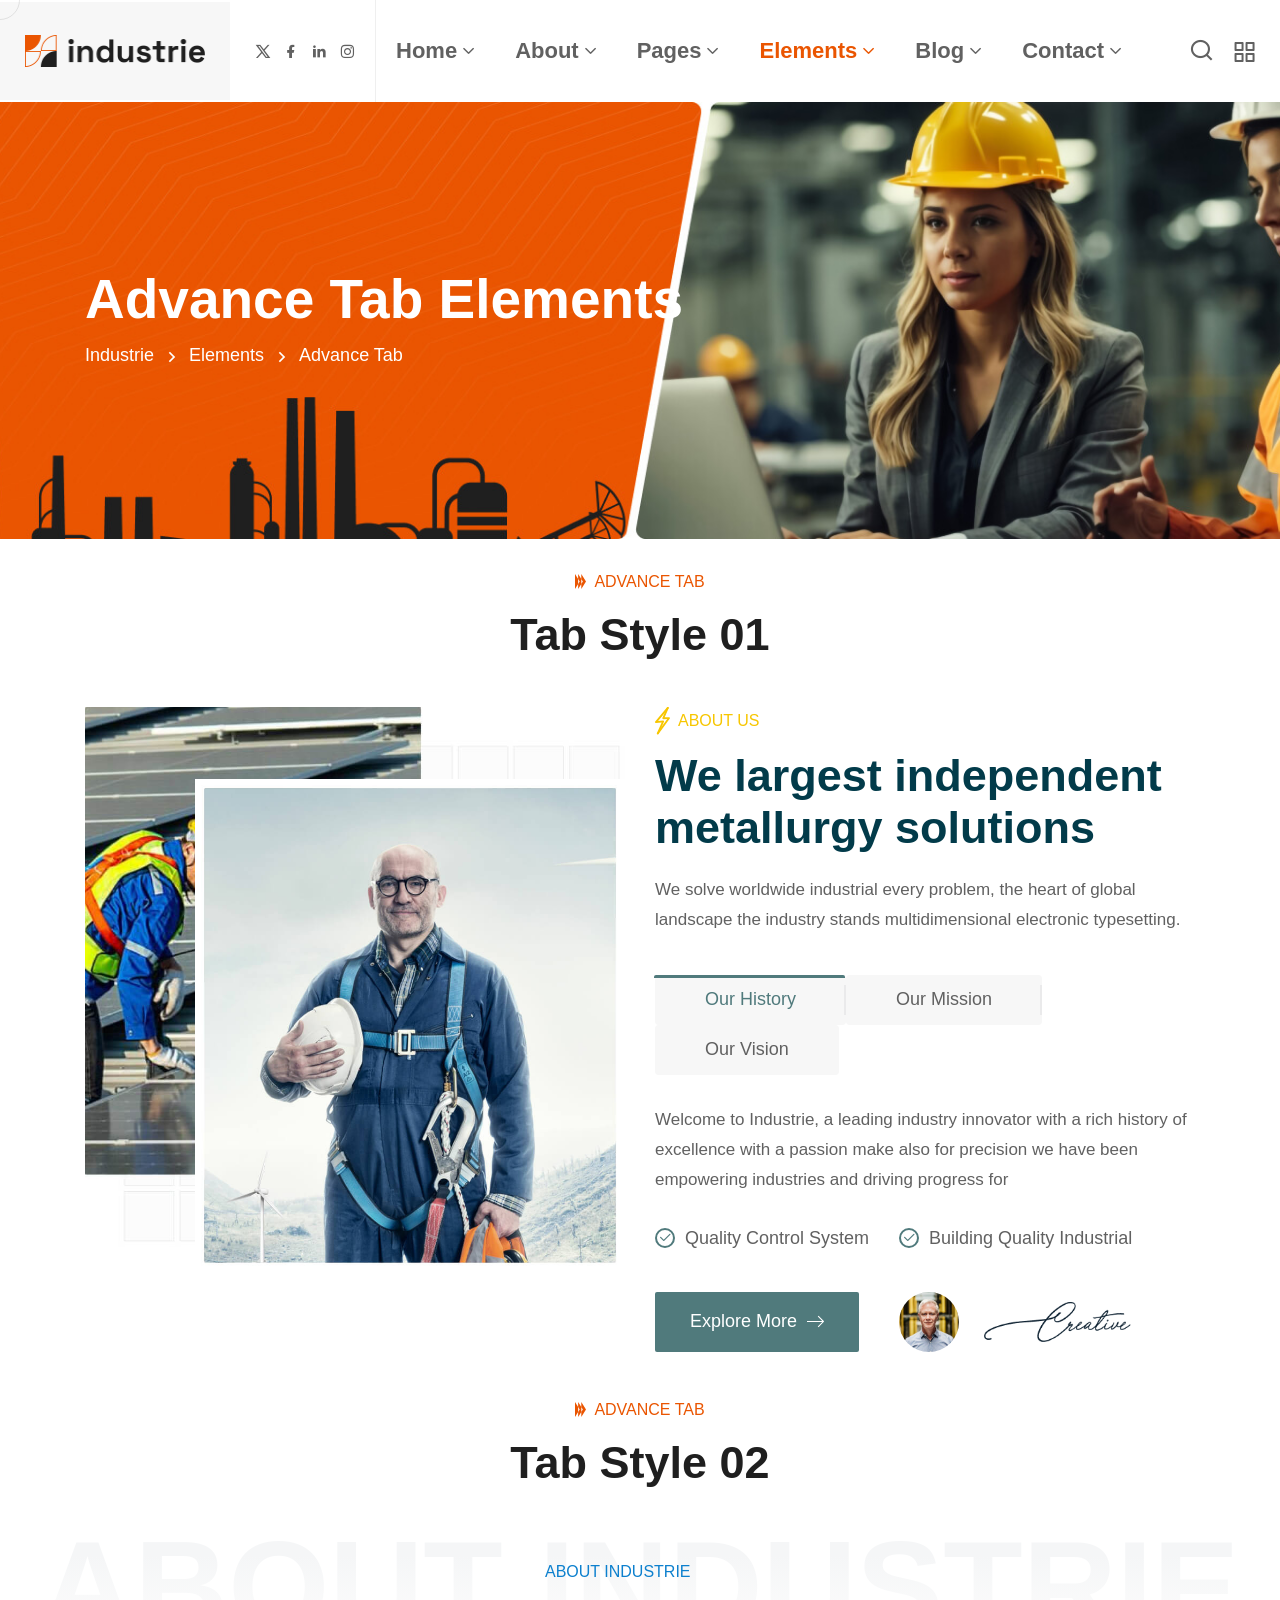
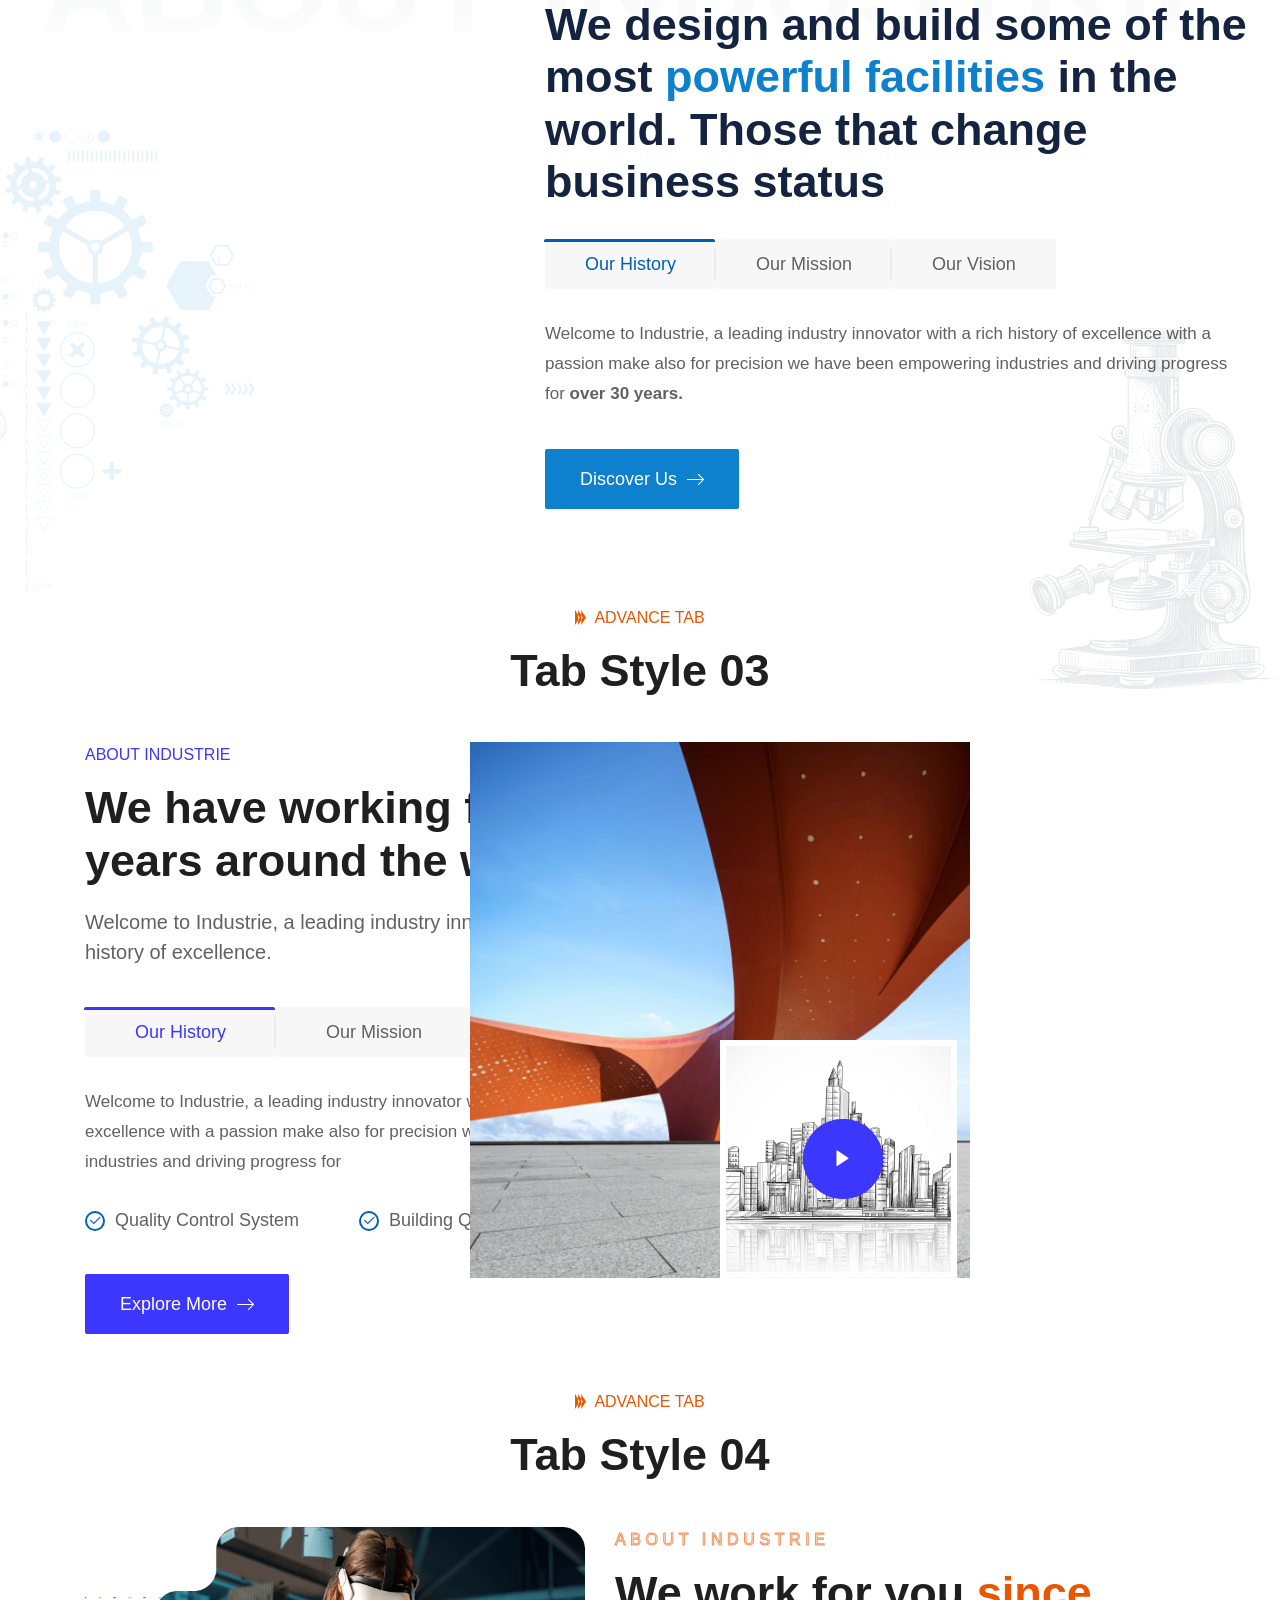
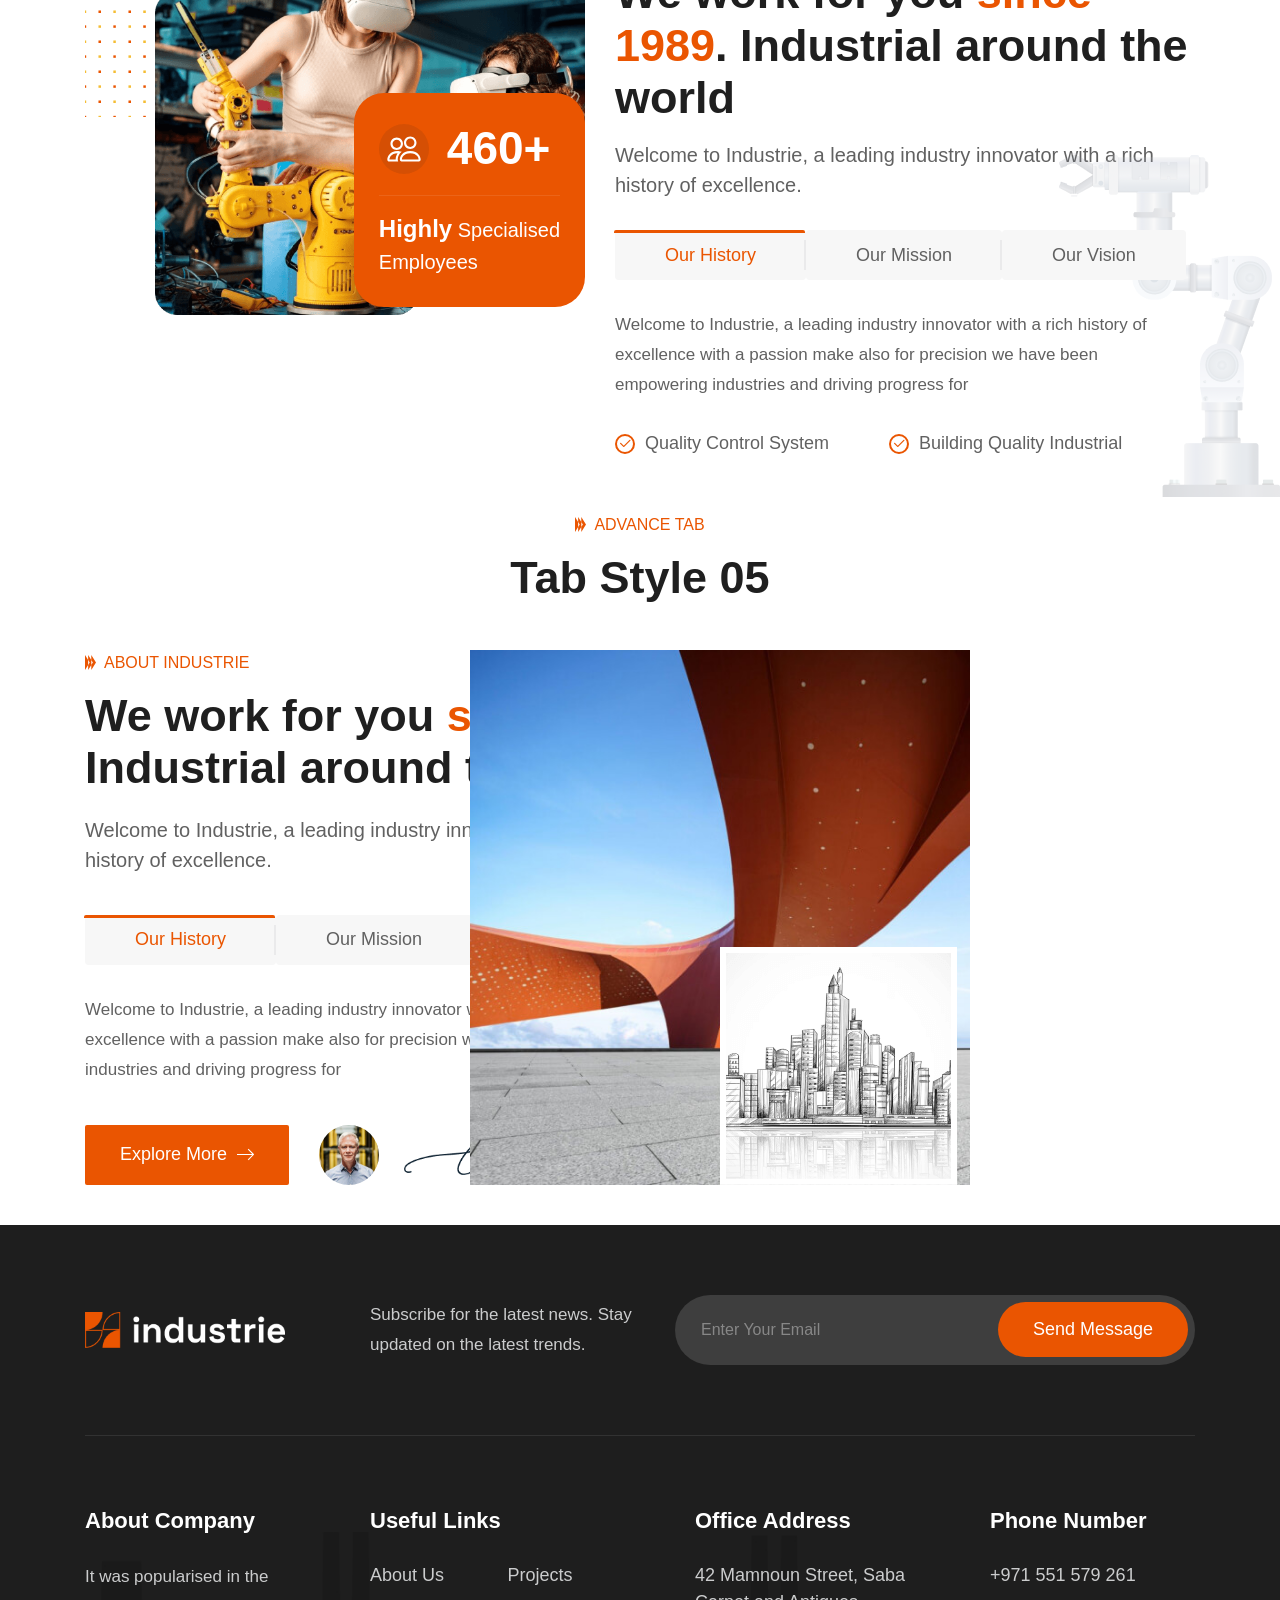
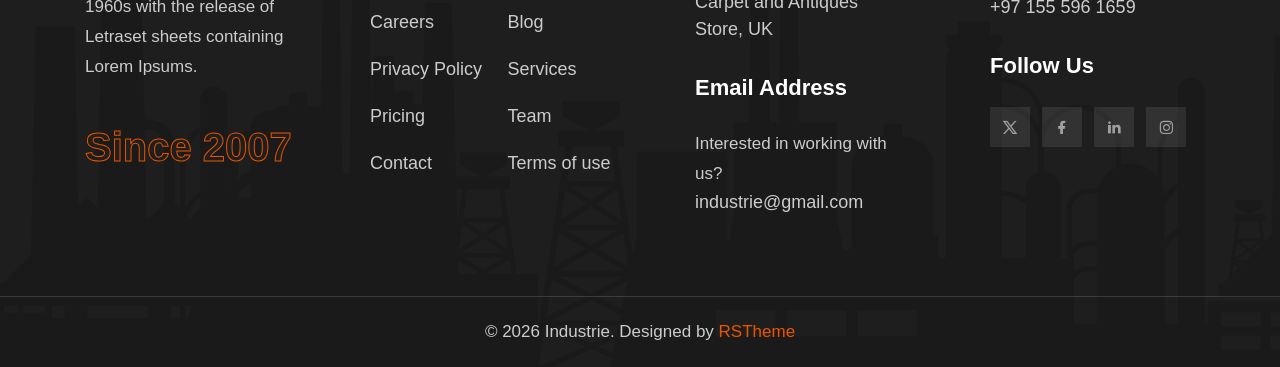
<file: elements-advance-tab.html>
<!doctype html>
<html class="no-js" lang="zxx">


<!-- Mirrored from industrie.rstheme.com/html/elements-advance-tab.html by HTTrack Website Copier/3.x [XR&CO'2014], Mon, 28 Jul 2025 06:28:51 GMT -->
<head>
    <meta charset="utf-8">
    <meta http-equiv="x-ua-compatible" content="ie=edge">
    <title>Advance Tab Elements || HTML Template</title>
    <meta name="description" content="">
    <meta name="viewport" content="width=device-width, initial-scale=1">
    <!-- Place favicon.ico in the root directory -->
    <link rel="shortcut icon" type="image/x-icon" href="assets/images/favicon.png">
    <!-- CSS here -->
    <link rel="stylesheet" href="assets/css/vendor/bootstrap.min.css">
    <link rel="stylesheet" href="assets/css/vendor/animate.min.css">
    <link rel="stylesheet" href="assets/css/plugins/swiper.min.css">
    <link rel="stylesheet" href="assets/css/plugins/nice-select.css">
    <link rel="stylesheet" href="assets/css/plugins/nouislider.min.css">
    <link rel="stylesheet" href="assets/css/vendor/magnific-popup.css">
    <link rel="stylesheet" href="assets/css/vendor/odometer.min.css">
    <link rel="stylesheet" href="assets/css/vendor/fontawesome-pro.css">
    <link rel="stylesheet" href="assets/css/vendor/spacing.css">
    <link rel="stylesheet" href="assets/css/vendor/remixicon.css">
    <link rel="stylesheet" href="assets/css/main.css">
</head>

<body class="rs-smoother-yes rtl">

    <!-- preloader start -->
    <div id="pre-load">
        <div id="loader" class="loader">
            <div class="loader-container">
                <div class="loader-icon"><img src="assets/images/favicon.png" alt=""></div>
            </div>
        </div>
    </div>
    <!-- preloader end -->

    <!-- preloader start -->

    <div id="rs-mouse">
        <div id="cursor-ball"></div>
    </div>

    <!-- preloader end -->

    <!-- Header area start -->
    <header>
        <div class="rs-header-area rs-header-one" id="header-sticky">
            <div class="container-fluid g-0">
                <div class="rs-header-inner">
                    <div class="rs-header-left">
                        <div class="rs-header-logo-wrapper">
                            <div class="rs-header-logo">
                                <a href="index.html"><img src="assets/images/logo/logo-orange.png" alt="logo"></a>
                            </div>
                        </div>
                    </div>
                    <div class="rs-header-menu">
                        <div class="rs-theme-social has-transparent has-orange">
                            <a href="#"><i class="ri-twitter-x-line"></i></a>
                            <a href="#"><i class="ri-facebook-fill"></i></a>
                            <a href="#"><i class="ri-linkedin-fill"></i></a>
                            <a href="#"><i class="ri-instagram-line"></i></a>
                        </div>
                        <nav id="mobile-menu" class="main-menu">
                            <ul class="multipage-menu">
                                <li class="menu-item-has-children">
                                    <a href="#">Home</a>
                                    <ul class="submenu last-children">
                                        <li class="menu-item-has-children has-arrow">
                                            <a href="#">Multipages</a>
                                            <ul class="submenu">
                                                <li><a href="index.html">Industry</a></li>
                                                <li><a href="red-engineering.html">Red Engineering</a></li>
                                                <li><a href="blue-construction.html">Blue Construction</a></li>
                                                <li><a href="metallurgy.html">Metallurgy</a></li>
                                                <li><a href="orange-construction.html">Orange construction</a></li>
                                                <li><a href="laboratory.html">Laboratory</a></li>
                                                <li><a href="renewable-energy.html">Renewable Energy</a></li>
                                                <li><a href="oil-gas.html">Oil & Gas</a></li>
                                                <li><a href="factory.html">Factory</a></li>
                                                <li><a href="robotic.html">Robotic</a></li>
                                                <li><a href="architecture.html">Architecture</a></li>
                                                <li><a href="manufacturing.html">Manufacturing</a></li>
                                            </ul>
                                        </li>
                                        <li class="menu-item-has-children has-arrow">
                                            <a href="javascript:void(0)">Onepages</a>
                                            <ul class="submenu">
                                                <li><a href="industrie-one-page.html">Industrie Onepage</a></li>
                                                <li><a href="red-engineering-one-page.html">Engineering Onepage</a></li>
                                                <li><a href="blue-construction-one-page.html">Blue Construct Onepage</a></li>
                                                <li><a href="metallurgy-one-page.html">Metallurgy Onepage</a></li>
                                                <li><a href="orange-construction-one-page.html">Construction Onepage</a></li>
                                                <li><a href="laboratory-one-page.html">Laboratory Onepage</a></li>
                                                <li><a href="renewable-energy-one-page.html"> Energy Onepage</a></li>
                                                <li><a href="oil-gas-one-page.html">Oil Gas Onepage</a></li>
                                                <li><a href="factory-one-page.html">Factory Onepage</a></li>
                                                <li><a href="robotic-one-page.html">Robotic Onepage</a></li>
                                                <li><a href="architecture-one-page.html">Architecture Onepage</a></li>
                                                <li><a href="manufacturing-one-page.html">Manufacturing Onepage</a></li>
                                            </ul>
                                        </li>
                                    </ul>
                                </li>
                                <!-- about menu -->
                                <li class="menu-item-has-children">
                                    <a href="about.html">About</a>
                                    <ul class="submenu last-children">
                                        <li>
                                            <a href="about.html">About Us 01</a>
                                        </li>
                                        <li>
                                            <a href="about-two.html">About Us 02</a>
                                        </li>
                                    </ul>
                                </li>
                                <!-- page menu -->
                                <li class="menu-item-has-children">
                                    <a href="javascript:void(0)">Pages</a>
                                    <ul class="submenu last-children">
                                        <li class=" has-arrow">
                                            <a href="javascript:void(0)">Services</a>
                                            <ul class="submenu">
                                                <li><a href="services.html">Services</a></li>
                                                <li><a href="services-details.html">Services Details</a></li>
                                            </ul>
                                        </li>
                                        <li class=" has-arrow">
                                            <a href="javascript:void(0)">Team</a>
                                            <ul class="submenu">
                                                <li><a href="team.html">Team</a></li>
                                                <li><a href="team-details.html">Team Details</a></li>
                                            </ul>
                                        </li>
                                        <li class=" has-arrow">
                                            <a href="javascript:void(0)">Project</a>
                                            <ul class="submenu">
                                                <li><a href="portfolio.html">Project</a></li>
                                                <li><a href="portfolio-details.html">Project Details</a></li>
                                            </ul>
                                        </li>
                                        <li>
                                            <a href="pricing.html">Pricing Plan</a>
                                        </li>
                                        <li class=" has-arrow">
                                            <a href="shop.html">Shop</a>
                                            <ul class="submenu">
                                                <li><a href="shop.html">Product</a></li>
                                                <li><a href="shop-details.html">Product Details</a></li>
                                                <li><a href="checkout.html">Checkout</a></li>
                                                <li><a href="cart.html">Cart</a></li>
                                            </ul>
                                        </li>
                                        <li>
                                            <a href="faq.html">Faq</a>
                                        </li>
                                        <li>
                                            <a href="appointment.html">Appointment</a>
                                        </li>
                                    </ul>
                                </li>
                                <!-- elements menu -->
                                <li class="has-mega-menu menu-item-has-children">
                                    <a href="javascript:void(0)">Elements</a>
                                    <ul class="mega-menu mega-grid">
                                        <li>
                                            <a href="#" class="title">Elements Layout</a>
                                            <ul>
                                                <li><a href="elements-features.html">Features</a></li>
                                                <li><a href="elements-advance-tab.html">Advance Tab</a></li>
                                                <li><a href="elements-work-process.html">Work Process</a></li>
                                                <li><a href="elements-counter.html">Counter</a></li>
                                                <li><a href="elements-gsap.html">GSAP</a></li>
                                            </ul>
                                        </li>
                                        <li>
                                            <a href="#" class="title">Elements Layout</a>
                                            <ul>
                                                <li><a href="elements-services.html">Services Box</a></li>
                                                <li><a href="elements-team.html">Team</a></li>
                                                <li><a href="elements-pricing.html">Pricing</a></li>
                                                <li><a href="elements-portfolio.html">Project</a></li>
                                                <li><a href="#">Coming Soon</a></li>
                                            </ul>
                                        </li>
                                        <li>
                                            <a href="#" class="title">Elements Layout</a>
                                            <ul>
                                                <li><a href="elements-services-tab.html">Services Tab</a></li>
                                                <li><a href="elements-testimonial.html">Testimonials</a></li>
                                                <li><a href="elements-brand.html">Partner Logo</a></li>
                                                <li><a href="elements-blog.html">Blog</a></li>
                                                <li><a href="#">Coming Soon</a></li>
                                            </ul>
                                        </li>
                                    </ul>
                                </li>

                                <li class="menu-item-has-children">
                                    <a href="javascript:void(0)">Blog</a>
                                    <ul class="submenu last-children">
                                        <li>
                                            <a href="blog.html">Blog</a>
                                        </li>
                                        <li>
                                            <a href="blog-details.html">Blog Details</a>
                                        </li>
                                    </ul>
                                </li>
                                <li class="menu-item-has-children">
                                    <a href="contact.html">Contact</a>
                                    <ul class="submenu last-children">
                                        <li>
                                            <a href="contact.html">Contact 01</a>
                                        </li>
                                        <li>
                                            <a href="contact-two.html">Contact 02</a>
                                        </li>
                                    </ul>
                                </li>
                            </ul>
                        </nav>
                    </div>
                    <div class="rs-header-right">
                        <!-- search area start -->
                        <div class="rs-header-search-wrapper">
                            <div class="rs-header-search-icon">
                                <i class="ri-close-fill has-close"></i>
                                <i class="ri-search-line has-search"></i>
                            </div>
                            <form class="rs-header-search-inner rs-stickys-form" action="#">
                                <div class="rs-header-search">
                                    <input type="text" placeholder="Searching...">
                                    <button type="submit"><i class="ri-search-line"></i></button>
                                </div>
                            </form>
                        </div>
                        <!-- search area end -->
                        <div class="rs-header-btn">
                            <a class="rs-btn has-theme-orange has-icon has-bg" href="contact.html">Get In Touch
                                <span class="icon-box">
                                <svg class="icon-first" xmlns="http://www.w3.org/2000/svg" viewBox="0 0 32 32">
                                    <path
                                        d="M31.71,15.29l-10-10L20.29,6.71,28.59,15H0v2H28.59l-8.29,8.29,1.41,1.41,10-10A1,1,0,0,0,31.71,15.29Z">
                                    </path>
                                </svg>
                                <svg class="icon-second" xmlns="http://www.w3.org/2000/svg" viewBox="0 0 32 32">
                                    <path
                                        d="M31.71,15.29l-10-10L20.29,6.71,28.59,15H0v2H28.59l-8.29,8.29,1.41,1.41,10-10A1,1,0,0,0,31.71,15.29Z">
                                    </path>
                                </svg>
                            </span>
                            </a>
                        </div>
                        <div class="rs-header-hamburger">
                            <div class="sidebar-toggle">
                                <a class="bar-icon" href="javascript:void(0)">
                                    <svg xmlns="http://www.w3.org/2000/svg" width="21" height="20" viewBox="0 0 21 20" fill="none">
                                        <path d="M8.55566 11H1.55566C1.29045 11 1.03609 11.1054 0.848557 11.2929C0.661021 11.4804 0.555664 11.7348 0.555664 12V19C0.555664 19.2652 0.661021 19.5196 0.848557 19.7071C1.03609 19.8946 1.29045 20 1.55566 20H8.55566C8.82088 20 9.07523 19.8946 9.26277 19.7071C9.45031 19.5196 9.55566 19.2652 9.55566 19V12C9.55566 11.7348 9.45031 11.4804 9.26277 11.2929C9.07523 11.1054 8.82088 11 8.55566 11ZM7.55566 18H2.55566V13H7.55566V18ZM19.5557 0H12.5557C12.2904 0 12.0361 0.105357 11.8486 0.292893C11.661 0.48043 11.5557 0.734784 11.5557 1V8C11.5557 8.26522 11.661 8.51957 11.8486 8.70711C12.0361 8.89464 12.2904 9 12.5557 9H19.5557C19.8209 9 20.0752 8.89464 20.2628 8.70711C20.4503 8.51957 20.5557 8.26522 20.5557 8V1C20.5557 0.734784 20.4503 0.48043 20.2628 0.292893C20.0752 0.105357 19.8209 0 19.5557 0ZM18.5557 7H13.5557V2H18.5557V7ZM19.5557 11H12.5557C12.2904 11 12.0361 11.1054 11.8486 11.2929C11.661 11.4804 11.5557 11.7348 11.5557 12V19C11.5557 19.2652 11.661 19.5196 11.8486 19.7071C12.0361 19.8946 12.2904 20 12.5557 20H19.5557C19.8209 20 20.0752 19.8946 20.2628 19.7071C20.4503 19.5196 20.5557 19.2652 20.5557 19V12C20.5557 11.7348 20.4503 11.4804 20.2628 11.2929C20.0752 11.1054 19.8209 11 19.5557 11ZM18.5557 18H13.5557V13H18.5557V18ZM8.55566 0H1.55566C1.29045 0 1.03609 0.105357 0.848557 0.292893C0.661021 0.48043 0.555664 0.734784 0.555664 1V8C0.555664 8.26522 0.661021 8.51957 0.848557 8.70711C1.03609 8.89464 1.29045 9 1.55566 9H8.55566C8.82088 9 9.07523 8.89464 9.26277 8.70711C9.45031 8.51957 9.55566 8.26522 9.55566 8V1C9.55566 0.734784 9.45031 0.48043 9.26277 0.292893C9.07523 0.105357 8.82088 0 8.55566 0ZM7.55566 7H2.55566V2H7.55566V7Z" fill="#616161"></path>
                                    </svg>
                                </a>
                            </div>
                        </div>
                    </div>
                </div>
            </div>
        </div>
    </header>
    <!-- Header area end -->

    <!-- Offcanvas area start -->
    <div class="fix">
        <div class="offcanvas-area" data-lenis-prevent>
            <div class="offcanvas-wrapper">
                <div class="offcanvas-content">
                    <div class="offcanvas-top d-flex justify-content-between align-items-center mb-20">
                        <div class="offcanvas-logo">
                            <a class="logo-black" href="index.html"><img src="assets/images/logo/logo-orange.png" alt="logo"></a>
                        </div>
                        <div class="offcanvas-close">
                            <button class="offcanvas-close-icon animation--flip">
                                <span class="offcanvas-m-lines">
                                <span class="offcanvas-m-line line--1"></span><span
                                    class="offcanvas-m-line line--2"></span><span
                                    class="offcanvas-m-line line--3"></span>
                                </span>
                            </button>
                        </div>
                    </div>
                    <div class="offcanvas-about mb-30 d-none d-sm-block">
                        <p> Industrie is a modern factory website. specifically designed for who need construction,
                            firms, oil, architecture and any other small business.
                        </p>
                    </div>
                    <div class="offcanvas-gallery d-none d-sm-block">
                        <div class="offcanvas-gallery-thumb-wrapper">
                            <div class="offcanvas-popup-thumb">
                                <a class="popup-image" href="assets/images/gallery/gallery-thumb-01.png">
                                    <img src="assets/images/gallery/gallery-thumb-01.png" alt="image">
                                </a>
                            </div>
                            <div class="offcanvas-popup-thumb">
                                <a class="popup-image" href="assets/images/gallery/gallery-thumb-02.png">
                                    <img src="assets/images/gallery/gallery-thumb-02.png" alt="image">
                                </a>
                            </div>
                            <div class="offcanvas-popup-thumb">
                                <a class="popup-image" href="assets/images/gallery/gallery-thumb-03.png">
                                    <img src="assets/images/gallery/gallery-thumb-03.png" alt="image">
                                </a>
                            </div>
                            <div class="offcanvas-popup-thumb">
                                <a class="popup-image" href="assets/images/gallery/gallery-thumb-04.png">
                                    <img src="assets/images/gallery/gallery-thumb-04.png" alt="image">
                                </a>
                            </div>
                            <div class="offcanvas-popup-thumb">
                                <a class="popup-image" href="assets/images/gallery/gallery-thumb-05.png">
                                    <img src="assets/images/gallery/gallery-thumb-05.png" alt="image">
                                </a>
                            </div>
                            <div class="offcanvas-popup-thumb">
                                <a class="popup-image" href="assets/images/gallery/gallery-thumb-01.png">
                                    <img src="assets/images/gallery/gallery-thumb-01.png" alt="image">
                                </a>
                            </div>
                        </div>
                    </div>
                    <div class="mobile-menu">
                        <div class="rs-offcanvas-menu mb-25">
                            <nav></nav>
                        </div>
                    </div>
                    <div class="offcanvas-contact mb-30">
                        <h4 class="offcanvas-title-meta">Contact Info</h4>
                        <ul>
                            <li class="d-flex align-items-center gap-15">
                                <div class="offcanvas-contact-icon">
                                    <svg xmlns="http://www.w3.org/2000/svg" width="14" height="18" viewBox="0 0 14 18" fill="none">
                                        <path d="M11.8768 9.68475C11.3059 10.835 10.5331 11.9818 9.74128 13.0109C8.95198 14.0368 8.15999 14.9249 7.5643 15.5572C7.48514 15.6412 7.40956 15.7206 7.33802 15.7951C7.26648 15.7206 7.1909 15.6412 7.11174 15.5572C6.51605 14.9249 5.72406 14.0368 4.93476 13.0109C4.14299 11.9818 3.37019 10.835 2.79925 9.68475C2.22242 8.52266 1.89032 7.43373 1.89032 6.5C1.89032 3.50846 4.32934 1.08333 7.33802 1.08333C10.3467 1.08333 12.7857 3.50846 12.7857 6.5C12.7857 7.43373 12.4536 8.52266 11.8768 9.68475ZM7.33802 17.3333C7.33802 17.3333 13.8753 11.1732 13.8753 6.5C13.8753 2.91015 10.9484 0 7.33802 0C3.7276 0 0.800781 2.91015 0.800781 6.5C0.800781 11.1732 7.33802 17.3333 7.33802 17.3333Z" fill="#6D6D6D"></path>
                                        <path d="M7.33802 8.66667C6.13455 8.66667 5.15894 7.69662 5.15894 6.5C5.15894 5.30338 6.13455 4.33333 7.33802 4.33333C8.54149 4.33333 9.5171 5.30338 9.5171 6.5C9.5171 7.69662 8.54149 8.66667 7.33802 8.66667ZM7.33802 9.75C9.14323 9.75 10.6066 8.29492 10.6066 6.5C10.6066 4.70507 9.14323 3.25 7.33802 3.25C5.53281 3.25 4.0694 4.70507 4.0694 6.5C4.0694 8.29492 5.53281 9.75 7.33802 9.75Z" fill="#6D6D6D"></path>
                                    </svg>
                                </div>
                                <div class="offcanvas-contact-text">
                                    <a href="#"> 2096 New Market, New Road <br>
                                    North Carolina, USA </a>
                                </div>
                            </li>
                            <li class="d-flex align-items-center gap-15">
                                <div class="offcanvas-contact-icon">
                                    <svg xmlns="http://www.w3.org/2000/svg" width="16" height="16" viewBox="0 0 16 16" fill="none">
                                        <path d="M3.65387 1.32849C3.40343 1.00649 2.92745 0.976861 2.639 1.26531L1.60508 2.29923C1.1216 2.78271 0.94387 3.46766 1.1551 4.06847C2.00338 6.48124 3.39215 8.74671 5.32272 10.6773C7.25329 12.6078 9.51876 13.9966 11.9315 14.8449C12.5323 15.0561 13.2173 14.8784 13.7008 14.3949L14.7347 13.361C15.0231 13.0726 14.9935 12.5966 14.6715 12.3461L12.3653 10.5524C12.2008 10.4245 11.9866 10.3793 11.7845 10.4298L9.59541 10.9771C9.00082 11.1257 8.37183 10.9515 7.93845 10.5181L5.48187 8.06155C5.04849 7.62817 4.87427 6.99919 5.02292 6.40459L5.57019 4.21553C5.62073 4.01336 5.57552 3.79918 5.44758 3.63468L3.65387 1.32849ZM1.88477 0.511076C2.62689 -0.231039 3.8515 -0.154797 4.49583 0.673634L6.28954 2.97983C6.6187 3.40304 6.73502 3.95409 6.60498 4.47423L6.05772 6.66329C5.99994 6.8944 6.06766 7.13888 6.2361 7.30732L8.69268 9.7639C8.86113 9.93235 9.1056 10.0001 9.33671 9.94229L11.5258 9.39502C12.0459 9.26499 12.597 9.3813 13.0202 9.71047L15.3264 11.5042C16.1548 12.1485 16.231 13.3731 15.4889 14.1152L14.455 15.1492C13.7153 15.8889 12.6089 16.2137 11.5778 15.8512C9.01754 14.9511 6.61438 13.4774 4.56849 11.4315C2.5226 9.38562 1.04895 6.98246 0.148838 4.42225C-0.213682 3.39112 0.11113 2.28472 0.85085 1.545L1.88477 0.511076Z" fill="#6D6D6D"></path>
                                        <path d="M11 0.5C11 0.223858 11.2239 0 11.5 0H15.5C15.7761 0 16 0.223858 16 0.5V4.5C16 4.77614 15.7761 5 15.5 5C15.2239 5 15 4.77614 15 4.5V1.70711L10.8536 5.85355C10.6583 6.04882 10.3417 6.04882 10.1464 5.85355C9.95118 5.65829 9.95118 5.34171 10.1464 5.14645L14.2929 1H11.5C11.2239 1 11 0.776142 11 0.5Z" fill="#6D6D6D"></path>
                                    </svg>
                                </div>
                                <div class="offcanvas-contact-text">
                                    <a href="tel:+12346691234"> +123-4669-1234 </a>
                                </div>
                            </li>
                            <li class="d-flex align-items-center gap-15">
                                <div class="offcanvas-contact-icon">
                                    <svg xmlns="http://www.w3.org/2000/svg" width="16" height="16" viewBox="0 0 16 16" fill="none">
                                        <path d="M2 2C0.895431 2 0 2.89543 0 4V12L2.58386e-05 12.0103C0.00555998 13.1101 0.898859 14 2 14H7.5C7.77614 14 8 13.7761 8 13.5C8 13.2239 7.77614 13 7.5 13H2C1.53715 13 1.14774 12.6855 1.03376 12.2586L6.67417 8.7876L8 9.5831L15 5.3831V8.5C15 8.77614 15.2239 9 15.5 9C15.7761 9 16 8.77614 16 8.5V4C16 2.89543 15.1046 2 14 2H2ZM5.70808 8.20794L1 11.1052V5.3831L5.70808 8.20794ZM1 4.2169V4C1 3.44772 1.44772 3 2 3H14C14.5523 3 15 3.44772 15 4V4.2169L8 8.4169L1 4.2169Z" fill="#6D6D6D"></path>
                                        <path d="M14.2467 14.2686C15.2567 14.2686 15.8339 13.4116 15.8339 12.2442V12.0344C15.8339 10.4297 14.6402 9 12.5197 9H12.4847C10.421 9 9 10.3598 9 12.4322V12.6465C9 14.8195 10.4385 16 12.3579 16H12.4016C12.9963 16 13.4204 15.9257 13.639 15.8251V15.0949C13.3941 15.2042 12.9656 15.2742 12.4585 15.2742H12.4147C11.0812 15.2742 9.84385 14.4872 9.84385 12.6202V12.4628C9.84385 10.8057 10.9019 9.73891 12.4847 9.73891H12.524C14.0587 9.73891 15.0075 10.7883 15.0075 12.065V12.183C15.0075 13.158 14.6839 13.5734 14.3691 13.5734C14.1374 13.5734 13.9582 13.4247 13.9582 13.1537V10.9631H13.0531V11.5315H13.0225C12.9394 11.2342 12.6552 10.9019 12.0693 10.9019C11.2911 10.9019 10.8101 11.4572 10.8101 12.3011V12.8301C10.8101 13.722 11.2998 14.2642 12.0693 14.2642C12.5415 14.2642 12.9656 14.0369 13.0837 13.6215H13.1274C13.2455 14.0412 13.7439 14.2686 14.2467 14.2686ZM11.7939 12.6814V12.4541C11.7939 11.9076 12.0212 11.6627 12.3666 11.6627C12.664 11.6627 12.9394 11.8551 12.9394 12.371V12.7383C12.9394 13.3111 12.6858 13.4816 12.3754 13.4816C12.0212 13.4816 11.7939 13.2673 11.7939 12.6814Z" fill="#6D6D6D"></path>
                                    </svg>
                                </div>
                                <div class="offcanvas-contact-text">
                                    <a href="mailto:info@gmail.com">info@gmail.com</a>
                                </div>
                            </li>
                        </ul>
                    </div>
                    <div class="offcanvas-social">
                        <h4 class="offcanvas-title-meta">Subscribe & Follow</h4>
                        <ul>
                            <li><a href="#"><i class="fab fa-facebook-f"></i></a></li>
                            <li><a href="#"><i class="fab fa-twitter"></i></a></li>
                            <li><a href="#"><i class="fab fa-youtube"></i></a></li>
                            <li><a href="#"><i class="fab fa-linkedin"></i></a></li>
                        </ul>
                    </div>
                </div>
            </div>
        </div>
    </div>
    <div class="offcanvas-overlay"></div>
    <div class="offcanvas-overlay-white"></div>
    <!-- Offcanvas area start -->

    <!-- Body main wrapper start -->
    <main>

        <!-- breadcrumb area start -->
        <section class="rs-breadcrumb-area rs-breadcrumb-one p-relative">
            <div class="rs-breadcrumb-bg" data-background="assets/images/bg/breadcrumb-bg-01.png"></div>
            <div class="container">
                <div class="row">
                    <div class="col-xxl-6 col-xl-8 col-lg-8">
                        <div class="rs-breadcrumb-content-wrapper">
                            <div class="rs-breadcrumb-title-wrapper">
                                <h1 class="rs-breadcrumb-title">Advance Tab Elements</h1>
                            </div>
                            <div class="rs-breadcrumb-menu">
                                <nav>
                                    <ul>
                                        <li><span><a href="index.html">Industrie</a></span></li>
                                        <li><span>Elements</span></li>
                                        <li><span>Advance Tab</span></li>
                                    </ul>
                                </nav>
                            </div>
                        </div>
                    </div>
                </div>
            </div>
        </section>
        <!-- breadcrumb area end -->

        <!-- tab style 01 -->
        <section class="rs-elements-tab-area section-space rs-about-seven">
            <div class="container">
                <div class="row  g-5 justify-content-center section-title-space align-items-center">
                    <div class="col-xxl-8 col-xl-9 col-lg-9">
                        <div class="rs-section-title-wrapper text-center">
                            <span class="rs-section-subtitle has-theme-orange">
                        <svg xmlns="http://www.w3.org/2000/svg" width="11" height="15" viewBox="0 0 11 15" fill="none">
                           <path d="M3.14286 10L0 15L8.78104e-07 0L3.14286 5V10Z" fill="#EA5501"></path>
                           <path fill-rule="evenodd" clip-rule="evenodd"
                              d="M6.28571 10L3.14286 15L3.14286 10L4.71428 7.5L3.14286 5L3.14286 0L6.28571 5L6.28571 10ZM6.28571 10L7.85714 7.5L6.28571 5V0L11 7.5L6.28571 15V10Z"
                              fill="#EA5501"></path>
                        </svg>
                        Advance Tab
                     </span>
                            <h2 class="rs-section-title rs-split-text-enable split-in-fade elements-title">Tab Style 01</h2>
                        </div>
                    </div>
                </div>
                <div class="row align-items-xxl-center g-5">
                    <div class="col-xl-6 col-lg-5">
                        <div class="rs-about-thumb-wrapper">
                            <div class="rs-about-thumb has-large rs-image scroll_reveal reveal_left reveal-active">
                                <img decoding="async" src="assets/images/about/about-thumb-09.png" alt="image">
                            </div>
                            <div class="rs-about-thumb has-small rs-image scroll_reveal reveal_right reveal-active">
                                <img decoding="async" src="assets/images/about/about-thumb-10.png" alt="image">
                            </div>
                        </div>
                    </div>
                    <div class="col-xl-6 col-lg-7">
                        <div class="rs-about-wrapper">
                            <div class="rs-about-content-wrapper">
                                <div class="rs-section-title-wrapper">
                                    <span class="rs-section-subtitle has-theme-yellow justify-content-start">
                              <svg xmlns="http://www.w3.org/2000/svg" width="15" height="28" viewBox="0 0 15 28"
                                 fill="none">
                                 <path
                                    d="M12.105 0.329612C12.4307 -0.0575748 13.0084 -0.112887 13.4018 0.212841C13.7889 0.538569 13.8443 1.11628 13.5185 1.50961L3.09523 13.9487L8.06105 13.3956C8.565 13.3403 9.0198 13.7029 9.07511 14.2069C9.09354 14.3728 9.06282 14.5326 9.00136 14.6801L3.62377 26.8365C3.42096 27.3036 2.87398 27.5126 2.41304 27.3097C1.94596 27.1069 1.737 26.56 1.93982 26.099L6.67209 15.4053L1.01794 16.0383C0.778256 16.0629 0.526278 15.9953 0.329612 15.8294C-0.0575748 15.5036 -0.112887 14.9259 0.212841 14.5326L12.1111 0.335757L12.105 0.329612Z"
                                    fill="#F7C600"></path>
                                 <path
                                    d="M11.9702 0.550616C12.173 0.0835344 12.72 -0.125423 13.1809 0.0773886C13.648 0.2802 13.857 0.827178 13.6541 1.28811L9.70238 10.2733L14.0598 10.1442C14.5637 10.1319 14.9878 10.5314 15.0001 11.0354C15.0062 11.2443 14.9386 11.4471 14.8218 11.6008L3.52584 26.9961C3.22469 27.4078 2.65313 27.4939 2.24136 27.1927C1.82959 26.8916 1.74355 26.32 2.0447 25.9083L12.2283 12.0249L8.36259 12.1416C8.20895 12.1539 8.0553 12.1355 7.9078 12.0679C7.44072 11.8651 7.23176 11.3181 7.43458 10.8571L11.9763 0.538325L11.9702 0.550616Z"
                                    fill="#F7C600"></path>
                              </svg>
                              About Us
                           </span>
                                    <h2 class="rs-section-title rs-split-text-enable split-in-fade">We largest independent
                                        metallurgy solutions</h2>
                                    <p class="descrip">We solve worldwide industrial every problem, the heart of global landscape
                                        the industry stands multidimensional electronic typesetting.</p>
                                </div>
                                <div class="rs-about-tab">
                                    <ul class="nav nav-pills" id="pills-tab" role="tablist">
                                        <li class="nav-item" role="presentation">
                                            <button class="nav-link active" id="pills-item-one-tab" data-bs-toggle="pill" data-bs-target="#pills-item-one" type="button" role="tab" aria-controls="pills-item-one" aria-selected="true">
                                                Our History
                                            </button>
                                        </li>
                                        <li class="nav-item" role="presentation">
                                            <button class="nav-link" id="pills-item-two-tab" data-bs-toggle="pill" data-bs-target="#pills-item-two" type="button" role="tab" aria-controls="pills-item-two" aria-selected="false"> Our Mission
                                            </button>
                                        </li>
                                        <li class="nav-item" role="presentation">
                                            <button class="nav-link" id="pills-item-three-tab" data-bs-toggle="pill" data-bs-target="#pills-item-three" type="button" role="tab" aria-controls="pills-item-three" aria-selected="false">
                                                Our Vision
                                            </button>
                                        </li>
                                    </ul>
                                </div>
                                <div class="rs-aobut-tab-content-wrapper">
                                    <div class="tab-content rs-about-tab-anim" id="pills-tabContent">
                                        <div class="tab-pane fade show active" id="pills-item-one" role="tabpanel" aria-labelledby="pills-item-one-tab" tabindex="0">
                                            <div class="rs-about-tab-content">
                                                <p>Welcome to Industrie, a leading industry innovator with a rich history of
                                                    excellence
                                                    with a passion make also for precision we have been empowering industries and
                                                    driving progress for</p>
                                                <div class="rs-about-feature-list">
                                                    <div class="rs-list-item has-theme-green">
                                                        <ul>
                                                            <li>
                                                                <i class="fa-regular fa-check"></i>
                                                                Quality Control System
                                                            </li>
                                                            <li>
                                                                <i class="fa-regular fa-check"></i>
                                                                Building Quality Industrial
                                                            </li>
                                                        </ul>
                                                    </div>
                                                </div>
                                            </div>
                                        </div>
                                        <div class="tab-pane fade" id="pills-item-two" role="tabpanel" aria-labelledby="pills-item-two-tab" tabindex="0">
                                            <div class="rs-about-tab-content">
                                                <p>Welcome to Industrie, a leading industry innovator with a rich history of
                                                    excellence
                                                    with a passion make also for precision we have been empowering industries and
                                                    driving progress for</p>
                                                <div class="rs-about-feature-list">
                                                    <div class="rs-list-item has-theme-green">
                                                        <ul>
                                                            <li>
                                                                <i class="fa-regular fa-check"></i>
                                                                Quality Control System
                                                            </li>
                                                            <li>
                                                                <i class="fa-regular fa-check"></i>
                                                                Building Quality Industrial
                                                            </li>
                                                        </ul>
                                                    </div>
                                                </div>
                                            </div>
                                        </div>
                                        <div class="tab-pane fade" id="pills-item-three" role="tabpanel" aria-labelledby="pills-item-three-tab" tabindex="0">
                                            <div class="rs-about-tab-content">
                                                <p>Welcome to Industrie, a leading industry innovator with a rich history of
                                                    excellence
                                                    with a passion make also for precision we have been empowering industries and
                                                    driving progress for</p>
                                                <div class="rs-about-feature-list">
                                                    <div class="rs-list-item has-theme-green">
                                                        <ul>
                                                            <li>
                                                                <i class="fa-regular fa-check"></i>
                                                                Quality Control System
                                                            </li>
                                                            <li>
                                                                <i class="fa-regular fa-check"></i>
                                                                Building Quality Industrial
                                                            </li>
                                                        </ul>
                                                    </div>
                                                </div>
                                            </div>
                                        </div>
                                    </div>
                                </div>
                                <div class="rs-about-author-info">
                                    <div class="rs-about-btn">
                                        <a class="rs-btn has-theme-light-green has-icon has-bg" href="about.html">Explore More
                                            <span class="icon-box">
                                    <svg class="icon-first" xmlns="http://www.w3.org/2000/svg" viewBox="0 0 32 32">
                                       <path
                                          d="M31.71,15.29l-10-10L20.29,6.71,28.59,15H0v2H28.59l-8.29,8.29,1.41,1.41,10-10A1,1,0,0,0,31.71,15.29Z">
                                       </path>
                                    </svg>
                                    <svg class="icon-second" xmlns="http://www.w3.org/2000/svg" viewBox="0 0 32 32">
                                       <path
                                          d="M31.71,15.29l-10-10L20.29,6.71,28.59,15H0v2H28.59l-8.29,8.29,1.41,1.41,10-10A1,1,0,0,0,31.71,15.29Z">
                                       </path>
                                    </svg>
                                 </span>
                                        </a>
                                    </div>
                                    <div class="rs-about-author">
                                        <div class="rs-about-author-thumb">
                                            <img src="assets/images/user/user-thumb-04.png" alt="image">
                                        </div>
                                        <div class="rs-about-author-sign-thumb">
                                            <img src="assets/images/shape/sign-shape.png" alt="image">
                                        </div>
                                    </div>
                                </div>
                            </div>
                        </div>
                    </div>
                </div>
            </div>
        </section>
        <!-- tab style 01 -->

        <!-- tab style 02 -->
        <section class="rs-elements-tab-area section-space-bottom rs-about-six">
            <div class="container">
                <div class="row  g-5 justify-content-center section-title-space align-items-center">
                    <div class="col-xxl-8 col-xl-9 col-lg-9">
                        <div class="rs-section-title-wrapper text-center">
                            <span class="rs-section-subtitle has-theme-orange">
                        <svg xmlns="http://www.w3.org/2000/svg" width="11" height="15" viewBox="0 0 11 15" fill="none">
                           <path d="M3.14286 10L0 15L8.78104e-07 0L3.14286 5V10Z" fill="#EA5501"></path>
                           <path fill-rule="evenodd" clip-rule="evenodd"
                              d="M6.28571 10L3.14286 15L3.14286 10L4.71428 7.5L3.14286 5L3.14286 0L6.28571 5L6.28571 10ZM6.28571 10L7.85714 7.5L6.28571 5V0L11 7.5L6.28571 15V10Z"
                              fill="#EA5501"></path>
                        </svg>
                        Advance Tab
                     </span>
                            <h2 class="rs-section-title rs-split-text-enable split-in-fade elements-title">Tab Style 02</h2>
                        </div>
                    </div>
                </div>
            </div>
            <div class="rs-about-shape-one">
                <img src="assets/images/shape/about-shape-01.png" alt="image">
            </div>
            <div class="rs-about-shape-two">
                <img src="assets/images/shape/about-shape-02.png" alt="image">
            </div>
            <div class="container has-large">
                <div class="row">
                    <div class="col-xl-12">
                        <h2 class="rs-about-title">About industrie</h2>
                    </div>
                </div>
                <div class="row g-5">
                    <div class="col-xl-12">
                        <div class="rs-about-wrapper">
                            <div class="rs-about-thumb rs-image scroll_reveal reveal_left reveal-active">
                                <img decoding="async" src="assets/images/about/about-thumb-08.png" alt="image">
                            </div>
                            <div class="rs-about-content-wrapper">
                                <div class="rs-section-title-wrapper">
                                    <span class="rs-section-subtitle has-theme-light-blue justify-content-start">
                              About industrie
                           </span>
                                    <h2 class="rs-section-title has-theme-light-blue rs-split-text-enable split-in-fade mb-30 ">
                                        We design and build some of
                                        the most <span class="rs-theme-light-blue">powerful facilities</span> in the world. Those
                                        that change business status</h2>
                                </div>
                                <div class="rs-about-tab">
                                    <ul class="nav nav-pills" id="pills-tab-two" role="tablist">
                                        <li class="nav-item" role="presentation">
                                            <button class="nav-link active" id="pills-item-four-tab" data-bs-toggle="pill" data-bs-target="#pills-item-four" type="button" role="tab" aria-controls="pills-item-one" aria-selected="true">
                                                Our History
                                            </button>
                                        </li>
                                        <li class="nav-item" role="presentation">
                                            <button class="nav-link" id="pills-item-five-tab" data-bs-toggle="pill" data-bs-target="#pills-item-five" type="button" role="tab" aria-controls="pills-item-two" aria-selected="false"> Our Mission
                                            </button>
                                        </li>
                                        <li class="nav-item" role="presentation">
                                            <button class="nav-link" id="pills-item-six-tab" data-bs-toggle="pill" data-bs-target="#pills-item-six" type="button" role="tab" aria-controls="pills-item-three" aria-selected="false">
                                                Our Vision
                                            </button>
                                        </li>
                                    </ul>
                                </div>
                                <div class="rs-aobut-tab-content-wrapper">
                                    <div class="tab-content rs-about-tab-anim" id="pills-tabContent-two">
                                        <div class="tab-pane fade show active" id="pills-item-four" role="tabpanel" aria-labelledby="pills-item-four-tab" tabindex="0">
                                            <div class="rs-about-tab-content">
                                                <p>Welcome to Industrie, a leading industry innovator with a rich history of
                                                    excellence
                                                    with a passion make also for precision we have been empowering industries and
                                                    driving progress for <span class="fw-6">over 30 years.</span></p>
                                            </div>
                                        </div>
                                        <div class="tab-pane fade" id="pills-item-five" role="tabpanel" aria-labelledby="pills-item-five-tab" tabindex="0">
                                            <div class="rs-about-tab-content">
                                                <p>Welcome to Industrie, a leading industry innovator with a rich history of
                                                    excellence
                                                    with a passion make also for precision we have been empowering industries and
                                                    driving progress for <span class="fw-6">over 30 years.</span></p>
                                            </div>
                                        </div>
                                        <div class="tab-pane fade" id="pills-item-six" role="tabpanel" aria-labelledby="pills-item-six-tab" tabindex="0">
                                            <div class="rs-about-tab-content">
                                                <p>Welcome to Industrie, a leading industry innovator with a rich history of
                                                    excellence
                                                    with a passion make also for precision we have been empowering industries and
                                                    driving progress for <span class="fw-6">over 30 years.</span></p>
                                            </div>
                                        </div>
                                    </div>
                                </div>
                                <div class="rs-about-btn">
                                    <a class="rs-btn has-theme-light-blue has-icon has-bg" href="about.html">Discover Us
                                        <span class="icon-box">
                                 <svg class="icon-first" xmlns="http://www.w3.org/2000/svg" viewBox="0 0 32 32">
                                    <path
                                       d="M31.71,15.29l-10-10L20.29,6.71,28.59,15H0v2H28.59l-8.29,8.29,1.41,1.41,10-10A1,1,0,0,0,31.71,15.29Z">
                                    </path>
                                 </svg>
                                 <svg class="icon-second" xmlns="http://www.w3.org/2000/svg" viewBox="0 0 32 32">
                                    <path
                                       d="M31.71,15.29l-10-10L20.29,6.71,28.59,15H0v2H28.59l-8.29,8.29,1.41,1.41,10-10A1,1,0,0,0,31.71,15.29Z">
                                    </path>
                                 </svg>
                              </span>
                                    </a>


                                </div>
                            </div>
                        </div>
                    </div>
                </div>
            </div>
        </section>
        <!-- tab style 02 -->

        <!-- tab style 03 -->
        <section class="rs-elements-tab-area section-space-bottom rs-about-eleven">
            <div class="container">
                <div class="row  g-5 justify-content-center section-title-space align-items-center">
                    <div class="col-xxl-8 col-xl-9 col-lg-9">
                        <div class="rs-section-title-wrapper text-center">
                            <span class="rs-section-subtitle has-theme-orange">
                        <svg xmlns="http://www.w3.org/2000/svg" width="11" height="15" viewBox="0 0 11 15" fill="none">
                           <path d="M3.14286 10L0 15L8.78104e-07 0L3.14286 5V10Z" fill="#EA5501"></path>
                           <path fill-rule="evenodd" clip-rule="evenodd"
                              d="M6.28571 10L3.14286 15L3.14286 10L4.71428 7.5L3.14286 5L3.14286 0L6.28571 5L6.28571 10ZM6.28571 10L7.85714 7.5L6.28571 5V0L11 7.5L6.28571 15V10Z"
                              fill="#EA5501"></path>
                        </svg>
                        Advance Tab
                     </span>
                            <h2 class="rs-section-title rs-split-text-enable split-in-fade elements-title">Tab Style 03</h2>
                        </div>
                    </div>
                </div>
                <div class="row g-5">
                    <div class="col-xl-7 col-lg-7 order-1 order-lg-0">
                        <div class="rs-about-wrapper">
                            <div class="rs-about-content-wrapper">
                                <div class="rs-section-title-wrapper">
                                    <span class="rs-section-subtitle has-theme-deep-blue justify-content-start">
                              About Industrie
                           </span>
                                    <h2 class="rs-section-title rs-split-text-enable split-in-fade">We have working for <span
                                 class="rs-theme-deep-blue">25</span> <br>
                              years around the worldwide </h2>
                                    <p class="descrip"> Welcome to Industrie, a leading industry innovator with a rich history of
                                        excellence.</p>
                                </div>
                                <div class="rs-about-tab">
                                    <ul class="nav nav-pills" id="pills-tab-three" role="tablist">
                                        <li class="nav-item" role="presentation">
                                            <button class="nav-link active" id="pills-item-seven-tab" data-bs-toggle="pill" data-bs-target="#pills-item-seven" type="button" role="tab" aria-controls="pills-item-one" aria-selected="true">
                                                Our History
                                            </button>
                                        </li>
                                        <li class="nav-item" role="presentation">
                                            <button class="nav-link" id="pills-item-eight-tab" data-bs-toggle="pill" data-bs-target="#pills-item-eight" type="button" role="tab" aria-controls="pills-item-two" aria-selected="false"> Our Mission
                                            </button>
                                        </li>
                                        <li class="nav-item" role="presentation">
                                            <button class="nav-link" id="pills-item-nine-tab" data-bs-toggle="pill" data-bs-target="#pills-item-nine" type="button" role="tab" aria-controls="pills-item-three" aria-selected="false">
                                                Our Vision
                                            </button>
                                        </li>
                                    </ul>
                                </div>
                                <div class="rs-aobut-tab-content-wrapper">
                                    <div class="tab-content rs-about-tab-anim" id="pills-tabContent-three">
                                        <div class="tab-pane fade show active" id="pills-item-seven" role="tabpanel" aria-labelledby="pills-item-seven-tab" tabindex="0">
                                            <div class="rs-about-tab-content">
                                                <p>Welcome to Industrie, a leading industry innovator with a rich history of
                                                    excellence
                                                    with a passion make also for precision we have been empowering industries and
                                                    driving progress for</p>
                                                <div class="rs-about-feature-list">
                                                    <div class="rs-list-item has-theme-deep-blue">
                                                        <ul>
                                                            <li>
                                                                <i class="fa-regular fa-check"></i>
                                                                Quality Control System
                                                            </li>
                                                            <li>
                                                                <i class="fa-regular fa-check"></i>
                                                                Building Quality Industrial
                                                            </li>
                                                        </ul>
                                                    </div>
                                                </div>
                                            </div>
                                        </div>
                                        <div class="tab-pane fade" id="pills-item-eight" role="tabpanel" aria-labelledby="pills-item-eight-tab" tabindex="0">
                                            <div class="rs-about-tab-content">
                                                <p>Welcome to Industrie, a leading industry innovator with a rich history of
                                                    excellence
                                                    with a passion make also for precision we have been empowering industries and
                                                    driving progress for</p>
                                                <div class="rs-about-feature-list">
                                                    <div class="rs-list-item has-theme-deep-blue">
                                                        <ul>
                                                            <li>
                                                                <i class="fa-regular fa-check"></i>
                                                                Quality Control System
                                                            </li>
                                                            <li>
                                                                <i class="fa-regular fa-check"></i>
                                                                Building Quality Industrial
                                                            </li>
                                                        </ul>
                                                    </div>
                                                </div>
                                            </div>
                                        </div>
                                        <div class="tab-pane fade" id="pills-item-nine" role="tabpanel" aria-labelledby="pills-item-nine-tab" tabindex="0">
                                            <div class="rs-about-tab-content">
                                                <p>Welcome to Industrie, a leading industry innovator with a rich history of
                                                    excellence
                                                    with a passion make also for precision we have been empowering industries and
                                                    driving progress for</p>
                                                <div class="rs-about-feature-list">
                                                    <div class="rs-list-item has-theme-deep-blue">
                                                        <ul>
                                                            <li>
                                                                <i class="fa-regular fa-check"></i>
                                                                Quality Control System
                                                            </li>
                                                            <li>
                                                                <i class="fa-regular fa-check"></i>
                                                                Building Quality Industrial
                                                            </li>
                                                        </ul>
                                                    </div>
                                                </div>
                                            </div>
                                        </div>
                                    </div>
                                </div>
                                <div class="rs-about-btn">
                                    <a class="rs-btn has-theme-deep-blue has-icon has-bg" href="about.html">Explore More
                                        <span class="icon-box">
                                 <svg class="icon-first" xmlns="http://www.w3.org/2000/svg" viewBox="0 0 32 32">
                                    <path
                                       d="M31.71,15.29l-10-10L20.29,6.71,28.59,15H0v2H28.59l-8.29,8.29,1.41,1.41,10-10A1,1,0,0,0,31.71,15.29Z">
                                    </path>
                                 </svg>
                                 <svg class="icon-second" xmlns="http://www.w3.org/2000/svg" viewBox="0 0 32 32">
                                    <path
                                       d="M31.71,15.29l-10-10L20.29,6.71,28.59,15H0v2H28.59l-8.29,8.29,1.41,1.41,10-10A1,1,0,0,0,31.71,15.29Z">
                                    </path>
                                 </svg>
                              </span>
                                    </a>
                                </div>
                            </div>
                        </div>
                    </div>
                    <div class="col-xl-5 col-lg-5 order-0 order-lg-1">
                        <div class="rs-about-thumb-wrapper">
                            <div class="rs-about-thumb rs-image scroll_reveal reveal_left reveal-active">
                                <img decoding="async" src="assets/images/about/about-thumb-14.png" alt="image">
                            </div>
                            <div class="rs-about-small-thumb">
                                <img src="assets/images/about/about-thumb-15.png" alt="image">
                                <div class="rs-about-btn">
                                    <a href="https://www.youtube.com/watch?v=Yue48fUXuqI" class="rs-play-btn popup-video has-theme-deep-blue"><i class="ri-play-fill"></i></a>
                                </div>
                            </div>
                        </div>
                    </div>
                </div>
            </div>
        </section>
        <!-- tab style 03 -->

        <!-- tab style 04 -->
        <section class="rs-elements-tab-area section-space-bottom rs-about-ten">
            <div class="container">
                <div class="row  g-5 justify-content-center section-title-space align-items-center">
                    <div class="col-xxl-8 col-xl-9 col-lg-9">
                        <div class="rs-section-title-wrapper text-center">
                            <span class="rs-section-subtitle has-theme-orange">
                        <svg xmlns="http://www.w3.org/2000/svg" width="11" height="15" viewBox="0 0 11 15" fill="none">
                           <path d="M3.14286 10L0 15L8.78104e-07 0L3.14286 5V10Z" fill="#EA5501"></path>
                           <path fill-rule="evenodd" clip-rule="evenodd"
                              d="M6.28571 10L3.14286 15L3.14286 10L4.71428 7.5L3.14286 5L3.14286 0L6.28571 5L6.28571 10ZM6.28571 10L7.85714 7.5L6.28571 5V0L11 7.5L6.28571 15V10Z"
                              fill="#EA5501"></path>
                        </svg>
                        Advance Tab
                     </span>
                            <h2 class="rs-section-title rs-split-text-enable split-in-fade elements-title">Tab Style 04</h2>
                        </div>
                    </div>
                </div>
            </div>
            <div class="rs-about-shape-two">
                <img src="assets/images/shape/robo-arm-03.png" alt="image">
            </div>
            <div class="container">
                <div class="row g-5">
                    <div class="col-12">
                        <div class="rs-about-wrapper">
                            <div class="rs-about-thumb-wrapper">
                                <div class="rs-about-shape-one prallax-parent">
                                    <img data-depth="1.3" src="assets/images/shape/dott-shape.png" alt="image">
                                </div>
                                <div class="rs-about-thumb">
                                    <img src="assets/images/about/about-thumb-13.png" alt="image">
                                </div>
                                <div class="rs-about-counter-wrapper">
                                    <div class="rs-counter-item">
                                        <div class="rs-counter-content-wrapper">
                                            <div class="rs-counter-icon">
                                                <svg xmlns="http://www.w3.org/2000/svg" width="55" height="55" viewBox="0 0 55 55" fill="none">
                                                    <circle opacity="0.1" cx="27.5" cy="27.5" r="27.5" fill="#1F1F1F"></circle>
                                                    <path d="M43.543 41.25C43.543 41.25 45.8346 41.25 45.8346 38.9583C45.8346 36.6667 43.543 29.7917 34.3763 29.7917C25.2096 29.7917 22.918 36.6667 22.918 38.9583C22.918 41.25 25.2096 41.25 25.2096 41.25H43.543ZM25.2608 38.9583C25.2529 38.9574 25.2418 38.956 25.2283 38.9537C25.222 38.9527 25.2157 38.9515 25.2097 38.9504C25.213 38.3453 25.592 36.5908 26.9496 35.007C28.2194 33.5256 30.4408 32.0833 34.3763 32.0833C38.3118 32.0833 40.5332 33.5256 41.803 35.007C43.1606 36.5908 43.5396 38.3453 43.5429 38.9504C43.5369 38.9515 43.5306 38.9527 43.5243 38.9537C43.5108 38.956 43.4997 38.9574 43.4918 38.9583H25.2608Z" fill="white"></path>
                                                    <path d="M34.3763 25.2083C36.9076 25.2083 38.9596 23.1563 38.9596 20.625C38.9596 18.0937 36.9076 16.0417 34.3763 16.0417C31.845 16.0417 29.793 18.0937 29.793 20.625C29.793 23.1563 31.845 25.2083 34.3763 25.2083ZM41.2513 20.625C41.2513 24.422 38.1733 27.5 34.3763 27.5C30.5793 27.5 27.5013 24.422 27.5013 20.625C27.5013 16.828 30.5793 13.75 34.3763 13.75C38.1733 13.75 41.2513 16.828 41.2513 20.625Z" fill="white"></path>
                                                    <path d="M25.0628 30.4333C24.2199 30.1637 23.2836 29.9677 22.2449 29.8674C21.7308 29.8178 21.1916 29.7917 20.6263 29.7917C11.4596 29.7917 9.16797 36.6667 9.16797 38.9583C9.16797 40.4861 9.93186 41.25 11.4596 41.25H21.1221C20.7995 40.599 20.6263 39.8272 20.6263 38.9583C20.6263 36.6431 21.4908 34.2788 23.1238 32.3038C23.6817 31.629 24.3293 30.9997 25.0628 30.4333ZM20.4431 32.0844C19.0738 34.177 18.3346 36.5628 18.3346 38.9583H11.4596C11.4596 38.3608 11.836 36.5979 13.1996 35.007C14.4495 33.5488 16.6216 32.1284 20.4431 32.0844Z" fill="white"></path>
                                                    <path d="M12.6055 21.7708C12.6055 17.9739 15.6835 14.8958 19.4805 14.8958C23.2774 14.8958 26.3555 17.9739 26.3555 21.7708C26.3555 25.5678 23.2774 28.6458 19.4805 28.6458C15.6835 28.6458 12.6055 25.5678 12.6055 21.7708ZM19.4805 17.1875C16.9492 17.1875 14.8971 19.2395 14.8971 21.7708C14.8971 24.3021 16.9492 26.3542 19.4805 26.3542C22.0118 26.3542 24.0638 24.3021 24.0638 21.7708C24.0638 19.2395 22.0118 17.1875 19.4805 17.1875Z" fill="white"></path>
                                                </svg>
                                            </div>
                                            <div class="rs-counter-number-item">
                                                <span class="rs-counter-number odometer" data-count="460">00</span>
                                                <span class="prefix">+</span>
                                            </div>
                                        </div>
                                        <span class="rs-counter-title"><span class="large-text">Highly</span> Specialised <br>
                                 Employees</span>
                                    </div>
                                </div>
                            </div>
                            <div class="rs-about-content-wrapper">
                                <div class="rs-section-title-wrapper">
                                    <span class="rs-section-subtitle has-stroke justify-content-start">
                              About Industrie
                           </span>
                                    <h2 class="rs-section-title rs-split-text-enable split-in-fade">We work for you <span
                                 class="rs-theme-orange">since 1989</span>. Industrial around the world</h2>
                                    <p class="descrip">Welcome to Industrie, a leading industry innovator with a rich history of
                                        excellence.</p>
                                </div>
                                <div class="rs-about-tab">
                                    <ul class="nav nav-pills" id="pills-tab-four" role="tablist">
                                        <li class="nav-item" role="presentation">
                                            <button class="nav-link active" id="pills-item-ten-tab" data-bs-toggle="pill" data-bs-target="#pills-item-ten" type="button" role="tab" aria-controls="pills-item-one" aria-selected="true">
                                                Our History
                                            </button>
                                        </li>
                                        <li class="nav-item" role="presentation">
                                            <button class="nav-link" id="pills-item-eleven-tab" data-bs-toggle="pill" data-bs-target="#pills-item-eleven" type="button" role="tab" aria-controls="pills-item-two" aria-selected="false"> Our Mission
                                            </button>
                                        </li>
                                        <li class="nav-item" role="presentation">
                                            <button class="nav-link" id="pills-item-twelve-tab" data-bs-toggle="pill" data-bs-target="#pills-item-twelve" type="button" role="tab" aria-controls="pills-item-three" aria-selected="false">
                                                Our Vision
                                            </button>
                                        </li>
                                    </ul>
                                </div>
                                <div class="rs-aobut-tab-content-wrapper">
                                    <div class="tab-content rs-about-tab-anim" id="pills-tabContent-four">
                                        <div class="tab-pane fade show active" id="pills-item-ten" role="tabpanel" aria-labelledby="pills-item-ten-tab" tabindex="0">
                                            <div class="rs-about-tab-content">
                                                <p>Welcome to Industrie, a leading industry innovator with a rich history of
                                                    excellence
                                                    with a passion make also for precision we have been empowering industries and
                                                    driving progress for</p>
                                                <div class="rs-about-feature-list">
                                                    <div class="rs-list-item has-theme-orange">
                                                        <ul>
                                                            <li>
                                                                <i class="fa-regular fa-check"></i>
                                                                Quality Control System
                                                            </li>
                                                            <li>
                                                                <i class="fa-regular fa-check"></i>
                                                                Building Quality Industrial
                                                            </li>
                                                        </ul>
                                                    </div>
                                                </div>
                                            </div>
                                        </div>
                                        <div class="tab-pane fade" id="pills-item-eleven" role="tabpanel" aria-labelledby="pills-item-eleven-tab" tabindex="0">
                                            <div class="rs-about-tab-content">
                                                <p>Welcome to Industrie, a leading industry innovator with a rich history of
                                                    excellence
                                                    with a passion make also for precision we have been empowering industries and
                                                    driving progress for</p>
                                                <div class="rs-about-feature-list">
                                                    <div class="rs-list-item has-theme-orange">
                                                        <ul>
                                                            <li>
                                                                <i class="fa-regular fa-check"></i>
                                                                Quality Control System
                                                            </li>
                                                            <li>
                                                                <i class="fa-regular fa-check"></i>
                                                                Building Quality Industrial
                                                            </li>
                                                        </ul>
                                                    </div>
                                                </div>
                                            </div>
                                        </div>
                                        <div class="tab-pane fade" id="pills-item-twelve" role="tabpanel" aria-labelledby="pills-item-twelve-tab" tabindex="0">
                                            <div class="rs-about-tab-content">
                                                <p>Welcome to Industrie, a leading industry innovator with a rich history of
                                                    excellence
                                                    with a passion make also for precision we have been empowering industries and
                                                    driving progress for</p>
                                                <div class="rs-about-feature-list">
                                                    <div class="rs-list-item has-theme-orange">
                                                        <ul>
                                                            <li>
                                                                <i class="fa-regular fa-check"></i>
                                                                Quality Control System
                                                            </li>
                                                            <li>
                                                                <i class="fa-regular fa-check"></i>
                                                                Building Quality Industrial
                                                            </li>
                                                        </ul>
                                                    </div>
                                                </div>
                                            </div>
                                        </div>
                                    </div>
                                </div>
                            </div>
                        </div>
                    </div>
                </div>
            </div>
        </section>
        <!-- tab style 04 -->

        <!-- tab style 05 -->
        <section class="rs-elements-tab-area section-space-bottom rs-about-nine">
            <div class="container">
                <div class="row  g-5 justify-content-center section-title-space align-items-center">
                    <div class="col-xxl-8 col-xl-9 col-lg-9">
                        <div class="rs-section-title-wrapper text-center">
                            <span class="rs-section-subtitle has-theme-orange">
                        <svg xmlns="http://www.w3.org/2000/svg" width="11" height="15" viewBox="0 0 11 15" fill="none">
                           <path d="M3.14286 10L0 15L8.78104e-07 0L3.14286 5V10Z" fill="#EA5501"></path>
                           <path fill-rule="evenodd" clip-rule="evenodd"
                              d="M6.28571 10L3.14286 15L3.14286 10L4.71428 7.5L3.14286 5L3.14286 0L6.28571 5L6.28571 10ZM6.28571 10L7.85714 7.5L6.28571 5V0L11 7.5L6.28571 15V10Z"
                              fill="#EA5501"></path>
                        </svg>
                        Advance Tab
                     </span>
                            <h2 class="rs-section-title rs-split-text-enable split-in-fade elements-title">Tab Style 05</h2>
                        </div>
                    </div>
                </div>
                <div class="row g-5">
                    <div class="col-xl-7 col-lg-7 order-1 order-lg-0">
                        <div class="rs-about-wrapper">
                            <div class="rs-about-content-wrapper">
                                <div class="rs-section-title-wrapper">
                                    <span class="rs-section-subtitle has-theme-orange justify-content-start">
                              <svg xmlns="http://www.w3.org/2000/svg" width="11" height="15" viewBox="0 0 11 15"
                                 fill="none">
                                 <path d="M3.14286 10L0 15L8.78104e-07 0L3.14286 5V10Z" fill="#EA5501"></path>
                                 <path fill-rule="evenodd" clip-rule="evenodd"
                                    d="M6.28571 10L3.14286 15L3.14286 10L4.71428 7.5L3.14286 5L3.14286 0L6.28571 5L6.28571 10ZM6.28571 10L7.85714 7.5L6.28571 5V0L11 7.5L6.28571 15V10Z"
                                    fill="#EA5501"></path>
                              </svg>
                              About Industrie
                           </span>
                                    <h2 class="rs-section-title rs-split-text-enable split-in-fade">We work for you <span
                                 class="rs-theme-orange">since 1989</span> Industrial around the world</h2>
                                    <p class="descrip"> Welcome to Industrie, a leading industry innovator with a rich history of
                                        excellence.</p>
                                </div>
                                <div class="rs-about-tab">
                                    <ul class="nav nav-pills" id="pills-tab-five" role="tablist">
                                        <li class="nav-item" role="presentation">
                                            <button class="nav-link active" id="pills-item-thirteen-tab" data-bs-toggle="pill" data-bs-target="#pills-item-thirteen" type="button" role="tab" aria-controls="pills-item-one" aria-selected="true">
                                                Our History
                                            </button>
                                        </li>
                                        <li class="nav-item" role="presentation">
                                            <button class="nav-link" id="pills-item-fourteen-tab" data-bs-toggle="pill" data-bs-target="#pills-item-fourteen" type="button" role="tab" aria-controls="pills-item-two" aria-selected="false"> Our Mission
                                            </button>
                                        </li>
                                        <li class="nav-item" role="presentation">
                                            <button class="nav-link" id="pills-item-fifteen-tab" data-bs-toggle="pill" data-bs-target="#pills-item-fifteen" type="button" role="tab" aria-controls="pills-item-three" aria-selected="false">
                                                Our Vision
                                            </button>
                                        </li>
                                    </ul>
                                </div>
                                <div class="rs-aobut-tab-content-wrapper">
                                    <div class="tab-content rs-about-tab-anim" id="pills-tabContent-five">
                                        <div class="tab-pane fade show active" id="pills-item-thirteen" role="tabpanel" aria-labelledby="pills-item-thirteen-tab" tabindex="0">
                                            <div class="rs-about-tab-content">
                                                <p>Welcome to Industrie, a leading industry innovator with a rich history of
                                                    excellence
                                                    with a passion make also for precision we have been empowering industries and
                                                    driving progress for</p>
                                            </div>
                                        </div>
                                        <div class="tab-pane fade" id="pills-item-fourteen" role="tabpanel" aria-labelledby="pills-item-fourteen-tab" tabindex="0">
                                            <div class="rs-about-tab-content">
                                                <p>Welcome to Industrie, a leading industry innovator with a rich history of
                                                    excellence
                                                    with a passion make also for precision we have been empowering industries and
                                                    driving progress for</p>
                                            </div>
                                        </div>
                                        <div class="tab-pane fade" id="pills-item-fifteen" role="tabpanel" aria-labelledby="pills-item-fifteen-tab" tabindex="0">
                                            <div class="rs-about-tab-content">
                                                <p>Welcome to Industrie, a leading industry innovator with a rich history of
                                                    excellence
                                                    with a passion make also for precision we have been empowering industries and
                                                    driving progress for</p>
                                            </div>
                                        </div>
                                    </div>
                                </div>
                                <div class="rs-about-author-info">
                                    <div class="rs-about-btn">
                                        <a class="rs-btn has-theme-orange has-icon has-bg" href="about.html">Explore More
                                            <span class="icon-box">
                                    <svg class="icon-first" xmlns="http://www.w3.org/2000/svg" viewBox="0 0 32 32">
                                       <path
                                          d="M31.71,15.29l-10-10L20.29,6.71,28.59,15H0v2H28.59l-8.29,8.29,1.41,1.41,10-10A1,1,0,0,0,31.71,15.29Z">
                                       </path>
                                    </svg>
                                    <svg class="icon-second" xmlns="http://www.w3.org/2000/svg" viewBox="0 0 32 32">
                                       <path
                                          d="M31.71,15.29l-10-10L20.29,6.71,28.59,15H0v2H28.59l-8.29,8.29,1.41,1.41,10-10A1,1,0,0,0,31.71,15.29Z">
                                       </path>
                                    </svg>
                                 </span>
                                        </a>
                                    </div>
                                    <div class="rs-about-author">
                                        <div class="rs-about-author-thumb">
                                            <img src="assets/images/user/user-thumb-04.png" alt="image">
                                        </div>
                                        <div class="rs-about-author-sign-thumb">
                                            <img src="assets/images/shape/sign-shape.png" alt="image">
                                        </div>
                                    </div>
                                </div>
                            </div>
                        </div>
                    </div>
                    <div class="col-xl-5 col-lg-5 order-0 order-lg-1">
                        <div class="rs-about-thumb-wrapper">
                            <div class="rs-about-thumb rs-image scroll_reveal reveal_left reveal-active">
                                <img decoding="async" src="assets/images/about/about-thumb-14.png" alt="image">
                            </div>
                            <div class="rs-about-small-thumb">
                                <img src="assets/images/about/about-thumb-15.png" alt="image">
                            </div>
                        </div>
                    </div>
                </div>
            </div>
        </section>
        <!-- tab style 05 -->

    </main>
    <!-- Body main wrapper end -->

    <div class="rs-footer-bg-thumb-wrapper has-theme-orange">
        <div class="rs-footer-bg-thumb" data-background="assets/images/bg/footer-bg-02.png"></div>

        <!-- subscribe area start -->
        <div class="rs-subscribe-area rs-subscribe-one has-theme-orange">
            <div class="container">
                <div class="rs-subscribe-wrapper">
                    <div class="row g-5 align-items-center">
                        <div class="col-xl-3 col-lg-3">
                            <div class="rs-subscribe-logo">
                                <img src="assets/images/logo/logo-orange-white.png" alt="image">
                            </div>
                        </div>
                        <div class="col-xl-9 col-lg-9">
                            <div class="rs-subscribe-content">
                                <div class="rs-subscribe-text">
                                    <p>
                                        Subscribe for the latest news. Stay updated on the latest trends.
                                    </p>
                                </div>
                                <div class="rs-subscribe-input">
                                    <input id="name" name="name" type="text" placeholder="Enter Your Email">
                                    <button type="submit" class="rs-btn has-theme-orange">Send Message</button>
                                </div>
                            </div>
                        </div>
                    </div>
                </div>
            </div>
        </div>
        <!-- subscribe area end -->

        <!-- Body main wrapper end -->

        <!-- footer area start -->
        <footer>
            <div class="rs-footer-area rs-footer-two has-theme-orange">
                <div class="container">
                    <div class="rs-footer-top">
                        <div class="row g-5">
                            <div class="col-xxl-3 col-xl-3 col-lg-3 col-md-4 col-sm-6">
                                <div class="rs-footer-widget footer-2-col-1">
                                    <h5 class="rs-footer-widget-title">About Company</h5>
                                    <div class="rs-footer-widget-content">
                                        <p class="rs-footer-widget-description">
                                            It was popularised in the 1960s with the release of Letraset sheets containing Lorem
                                            Ipsums.
                                        </p>
                                        <div class="rs-footer-widget-stroke-text">
                                            <h3 class="rs-footer-stroke-text has-theme-orange">Since 2007</h3>
                                        </div>
                                    </div>
                                </div>
                            </div>
                            <div class="col-xxl-3 col-xl-3 col-lg-3 col-md-4 col-sm-6">
                                <div class="rs-footer-widget footer-2-col-2">
                                    <h5 class="rs-footer-widget-title">Useful Links</h5>
                                    <div class="rs-footer-widget-content">
                                        <div class="rs-footer-widget-links has-theme-orange">
                                            <ul>
                                                <li> <a href="#">About Us</a> </li>
                                                <li><a href="#">Projects</a></li>
                                                <li><a href="#">Careers</a></li>
                                                <li><a href="#">Blog</a></li>
                                                <li><a href="#">Privacy Policy</a></li>
                                                <li><a href="#">Services</a></li>
                                                <li><a href="#">Pricing</a></li>
                                                <li><a href="#">Team</a></li>
                                                <li><a href="#">Contact</a></li>
                                                <li><a href="#">Terms of use</a></li>
                                            </ul>
                                        </div>
                                    </div>
                                </div>
                            </div>
                            <div class="col-xxl-3 col-xl-3 col-lg-3 col-md-4 col-sm-6">
                                <div class="rs-footer-widget footer-2-col-3">
                                    <h5 class="rs-footer-widget-title">Office Address</h5>
                                    <div class="rs-footer-widget-content">
                                        <div class="rs-footer-widget-meta">
                                            <div class="rs-footer-widget-address">
                                                <a target="_blank" href="https://www.google.com/maps">42 Mamnoun Street, Saba Carpet
                                                    and Antiques Store, UK</a>
                                            </div>
                                            <h5 class="rs-footer-widget-title">Email Address</h5>
                                            <p> Interested in working with us?</p>
                                            <div class="rs-footer-widget-email">
                                                <a href="mailto:industrie@gmail.com">industrie@gmail.com</a>
                                            </div>
                                        </div>
                                    </div>
                                </div>
                            </div>
                            <div class="col-xxl-3 col-xl-3 col-lg-3 col-md-4 col-sm-6">
                                <div class="rs-footer-widget footer-2-col-4">
                                    <h5 class="rs-footer-widget-title">Phone Number</h5>
                                    <div class="rs-footer-widget-content">
                                        <div class="rs-footer-widget-contact-info">
                                            <div class="rs-footer-widget-number">
                                                <span>
                                       <a href="tel:971551579261">+971 551 579 261</a>
                                    </span>
                                                <span>
                                       <a href="tel:971551579261">+97 155 596 1659</a>
                                    </span>
                                            </div>
                                        </div>
                                        <h5 class="rs-footer-widget-title">Follow Us</h5>
                                        <div class="rs-footer-widget-social">
                                            <div class="rs-theme-social has-theme-orange">
                                                <a href="#"><i class="ri-twitter-x-line"></i></a>
                                                <a href="#"><i class="ri-facebook-fill"></i></a>
                                                <a href="#"><i class="ri-linkedin-fill"></i></a>
                                                <a href="#"><i class="ri-instagram-line"></i></a>
                                            </div>
                                        </div>
                                    </div>
                                </div>
                            </div>
                        </div>
                    </div>
                </div>
                <div class="rs-footer-copyright-area rs-copyright-one">
                    <div class="container">
                        <div class="row justify-content-center">
                            <div class="col-xl-12">
                                <div class="rs-footer-copyright has-theme-orange text-center">
                                    <p class="underline">© <span id="year">2025</span> Industrie. Designed by <a href="https://rstheme.com/">RSTheme</a></p>
                                </div>
                            </div>
                        </div>
                    </div>
                </div>
            </div>
        </footer>
        <!-- footer area end -->

    </div>


    <!-- back to top -->
    <!-- Backtotop start -->
    <div class="backtotop-wrap cursor-pointer">
        <svg class="backtotop-circle svg-content" width="100%" height="100%" viewBox="-1 -1 102 102">
            <path d="M50,1 a49,49 0 0,1 0,98 a49,49 0 0,1 0,-98" />
        </svg>
    </div>
    <!-- Backtotop end -->

    <!-- JS here -->
    <script src="assets/js/vendor/jquery-3.7.1.min.js"></script>
    <script src="assets/js/plugins/waypoints.min.js"></script>
    <script src="assets/js/vendor/bootstrap.bundle.min.js"></script>
    <script src="assets/js/plugins/meanmenu.min.js"></script>
    <script src="assets/js/plugins/swiper.min.js"></script>
    <script src="assets/js/plugins/wow.min.js"></script>
    <script src="assets/js/vendor/magnific-popup.min.js"></script>
    <script src="assets/js/vendor/isotope.pkgd.min.js"></script>
    <script src="assets/js/vendor/imagesloaded.pkgd.min.js"></script>
    <script src="assets/js/plugins/nice-select.min.js"></script>
    <script src="assets/js/plugins/jarallax.min.js"></script>
    <script src="assets/js/vendor/ajax-form.js"></script>
    <script src="assets/js/plugins/easypie.js"></script>
    <script src="assets/js/plugins/headding-title.js"></script>
    <script src="assets/js/plugins/lenis.min.js"></script>
    <script src="assets/js/plugins/gsap.min.js"></script>
    <script src="assets/js/plugins/rs-anim-int.js"></script>
    <script src="assets/js/plugins/rs-scroll-trigger.min.js"></script>
    <script src="assets/js/plugins/rs-splitText.min.js"></script>
    <script src="assets/js/plugins/jquery.lettering.js"></script>
    <script src="assets/js/plugins/parallax-effect.min.js"></script>
    <script src="assets/js/plugins/jquery.appear.min.js"></script>
    <script src="assets/js/plugins/marquee.min.js"></script>
    <script src="assets/js/plugins/chart.umd.min.js"></script>
    <script src="assets/js/plugins/nouislider.min.js"></script>
    <script src="assets/js/vendor/purecounter.js"></script>
    <script src="assets/js/vendor/odometer.min.js"></script>
    <script src="assets/js/main.js"></script>
</body>


<!-- Mirrored from industrie.rstheme.com/html/elements-advance-tab.html by HTTrack Website Copier/3.x [XR&CO'2014], Mon, 28 Jul 2025 06:28:51 GMT -->
</html>
</file>
<file: assets/css/plugins/nice-select.css>
.nice-select {
  -webkit-tap-highlight-color: transparent;
  color: #000;
  background-color: #fff;
  border-radius: 5px;
  border: solid 1px #e8e8e8;
  -webkit-box-sizing: border-box;
          box-sizing: border-box;
  clear: both;
  cursor: pointer;
  display: block;
  float: left;
  font-family: inherit;
  font-size: 16px;
  font-weight: normal;
  height: 42px;
  line-height: 40px;
  outline: none;
  padding-left: 20px;
  padding-right: 44px;
  position: relative;
  text-align: left !important;
  -webkit-transition: all 0.2s ease-in-out;
  transition: all 0.2s ease-in-out;
  -webkit-user-select: none;
  -moz-user-select: none;
  -ms-user-select: none;
  user-select: none;
  white-space: nowrap;
  width: auto;
}
/* .nice-select:hover {
  background-color: var(--rs-theme-primary);
} */
.style-2 .nice-select:hover {
  background-color: var(--rs-theme-primary);
  color: var(--rs-white);
}
.style-2:hover .nice-select::after {
  color: var(--rs-white);
}

.nice-select:active,
.nice-select.open,
.nice-select:focus {
  /* border-color: #999; */
  border-color: 0;
}
.nice-select:after {
  display: block;
  height: auto;
  pointer-events: none;
  position: absolute;
  inset-inline-end: 20px;
  top: 50%;
  -webkit-transition: all 0.15s ease-in-out;
  transition: all 0.15s ease-in-out;
  content: "\f107";
  font-family: "Font Awesome 6 Pro";
  font-size: 16px;
  -webkit-transform: translateY(-50%);
      -ms-transform: translateY(-50%);
          transform: translateY(-50%);
  margin-top: 0;
  height: auto;
  width: auto;
  color: #666;
  -webkit-transition: 0.3s;
  transition: 0.3s;
}
.is-white .nice-select span {
  color: var(--rs-white);
}
.is-white .nice-select::after {
  color: var(--rs-white);
}
.is-white:hover .nice-select::after {
  color: var(--rs-white);
}

.nice-select.open:after {
  -webkit-transform: translateY(-50%) rotate(-180deg);
  -ms-transform: translateY(-50%) rotate(-180deg);
  transform: translateY(-50%) rotate(-180deg);
}
.nice-select.open .list {
  opacity: 1;
  pointer-events: auto;
  -webkit-transform: scale(1) translateY(0);
  -ms-transform: scale(1) translateY(0);
  transform: scale(1) translateY(0);
}
.df-input-field .nice-select.open .list {
  width: 100%;
}
.nice-select.disabled {
  border-color: #ededed;
  color: #999;
  pointer-events: none;
}
.nice-select.disabled:after {
  border-color: #cccccc;
}
.nice-select.wide {
  width: 100%;
}
.nice-select.wide .list {
  left: 0 !important;
  right: 0 !important;
}
.nice-select.right {
  float: right;
}
.nice-select.right .list {
  left: auto;
  right: 0;
}
.nice-select.small {
  font-size: 12px;
  height: 36px;
  line-height: 34px;
}
.nice-select.small:after {
  height: 4px;
  width: 4px;
}
.nice-select.small .option {
  line-height: 34px;
  min-height: 34px;
}
.nice-select .list {
  color: var(--rs-black);
  background-color: #fff;
  border-radius: 5px;
  -webkit-box-shadow: 0 0 0 1px rgba(68, 68, 68, 0.11);
          box-shadow: 0 0 0 1px rgba(68, 68, 68, 0.11);
  -webkit-box-sizing: border-box;
          box-sizing: border-box;
  margin-top: 4px;
  opacity: 0;
  overflow: hidden;
  padding: 0;
  pointer-events: none;
  position: absolute;
  top: 100%;
  left: 0;
  -webkit-transform-origin: 50% 0;
  -ms-transform-origin: 50% 0;
  transform-origin: 50% 0;
  -webkit-transform: scale(0.75) translateY(-21px);
  -ms-transform: scale(0.75) translateY(-21px);
  transform: scale(0.75) translateY(-21px);
  -webkit-transition: all 0.2s cubic-bezier(0.5, 0, 0, 1.25),
    opacity 0.15s ease-out;
  -webkit-transition: all 0.2s cubic-bezier(0.5, 0, 0, 1.25), opacity 0.15s ease-out;
  transition: all 0.2s cubic-bezier(0.5, 0, 0, 1.25), opacity 0.15s ease-out;
  z-index: 9;
}
.nice-select .list:hover .option:not(:hover) {
  background-color: transparent !important;
}
.nice-select .option {
  cursor: pointer;
  font-weight: 400;
  line-height: 40px;
  list-style: none;
  min-height: 40px;
  outline: none;
  -webkit-padding-start: 18px;
     -moz-padding-start: 18px;
          padding-inline-start: 18px;
  -webkit-padding-end: 29px;
     -moz-padding-end: 29px;
          padding-inline-end: 29px;
  text-align: start;
  -webkit-transition: all 0.2s;
  transition: all 0.2s;
  color: #787878;
}
/* .nice-select .option:hover,
.nice-select .option.focus,
.nice-select .option.selected.focus {
  background-color: #f6f6f6;
} */
.nice-select .option.selected {
  font-weight: bold;
}
.nice-select .option.disabled {
  background-color: transparent;
  color: #999;
  cursor: default;
}

.no-csspointerevents .nice-select .list {
  display: none;
}

.no-csspointerevents .nice-select.open .list {
  display: block;
}
</file>
<file: assets/css/vendor/spacing.css>
.mt-5{margin-top:5px !important}.mt-10{margin-top:10px}.mt-15{margin-top:15px}.mt-20{margin-top:20px}.mt-25{margin-top:25px}.mt-30{margin-top:30px}.mt-35{margin-top:35px}.mt-40{margin-top:40px}.mt-45{margin-top:45px}.mt-50{margin-top:50px}.mt-55{margin-top:55px}.mt-60{margin-top:60px}.mt-65{margin-top:65px}.mt-70{margin-top:70px}.mt-75{margin-top:75px}.mt-80{margin-top:80px}.mt-85{margin-top:85px}.mt-90{margin-top:90px}.mt-95{margin-top:95px}.mt-100{margin-top:100px}.mt-105{margin-top:105px}.mt-110{margin-top:110px}.mt-115{margin-top:115px}.mt-120{margin-top:120px}.mt-125{margin-top:125px}.mt-130{margin-top:130px}.mt-135{margin-top:135px}.mt-140{margin-top:140px}.mt-145{margin-top:145px}.mt-150{margin-top:150px}.mt-155{margin-top:155px}.mt-160{margin-top:160px}.mt-165{margin-top:165px}.mt-170{margin-top:170px}.mt-175{margin-top:175px}.mt-180{margin-top:180px}.mt-185{margin-top:185px}.mt-190{margin-top:190px}.mt-195{margin-top:195px}.mt-200{margin-top:200px}.mb-5{margin-bottom:5px !important}.mb-10{margin-bottom:10px}.mb-15{margin-bottom:15px}.mb-20{margin-bottom:20px}.mb-25{margin-bottom:25px}.mb-30{margin-bottom:30px}.mb-35{margin-bottom:35px}.mb-40{margin-bottom:40px}.mb-45{margin-bottom:45px}.mb-50{margin-bottom:50px}.mb-55{margin-bottom:55px}.mb-60{margin-bottom:60px}.mb-65{margin-bottom:65px}.mb-70{margin-bottom:70px}.mb-75{margin-bottom:75px}.mb-80{margin-bottom:80px}.mb-85{margin-bottom:85px}.mb-90{margin-bottom:90px}.mb-95{margin-bottom:95px}.mb-100{margin-bottom:100px}.mb-105{margin-bottom:105px}.mb-110{margin-bottom:110px}.mb-115{margin-bottom:115px}.mb-120{margin-bottom:120px}.mb-125{margin-bottom:125px}.mb-130{margin-bottom:130px}.mb-135{margin-bottom:135px}.mb-140{margin-bottom:140px}.mb-145{margin-bottom:145px}.mb-150{margin-bottom:150px}.mb-155{margin-bottom:155px}.mb-160{margin-bottom:160px}.mb-165{margin-bottom:165px}.mb-170{margin-bottom:170px}.mb-175{margin-bottom:175px}.mb-180{margin-bottom:180px}.mb-185{margin-bottom:185px}.mb-190{margin-bottom:190px}.mb-195{margin-bottom:195px}.mb-200{margin-bottom:200px}.ml-5{-webkit-margin-start:5px;-moz-margin-start:5px;margin-inline-start:5px}.ml-10{-webkit-margin-start:10px;-moz-margin-start:10px;margin-inline-start:10px}.ml-15{-webkit-margin-start:15px;-moz-margin-start:15px;margin-inline-start:15px}.ml-20{-webkit-margin-start:20px;-moz-margin-start:20px;margin-inline-start:20px}.ml-25{-webkit-margin-start:25px;-moz-margin-start:25px;margin-inline-start:25px}.ml-30{-webkit-margin-start:30px;-moz-margin-start:30px;margin-inline-start:30px}.ml-35{-webkit-margin-start:35px;-moz-margin-start:35px;margin-inline-start:35px}.ml-40{-webkit-margin-start:40px;-moz-margin-start:40px;margin-inline-start:40px}.ml-45{-webkit-margin-start:45px;-moz-margin-start:45px;margin-inline-start:45px}.ml-50{-webkit-margin-start:50px;-moz-margin-start:50px;margin-inline-start:50px}.ml-55{-webkit-margin-start:55px;-moz-margin-start:55px;margin-inline-start:55px}.ml-60{-webkit-margin-start:60px;-moz-margin-start:60px;margin-inline-start:60px}.ml-65{-webkit-margin-start:65px;-moz-margin-start:65px;margin-inline-start:65px}.ml-70{-webkit-margin-start:70px;-moz-margin-start:70px;margin-inline-start:70px}.ml-75{-webkit-margin-start:75px;-moz-margin-start:75px;margin-inline-start:75px}.ml-80{-webkit-margin-start:80px;-moz-margin-start:80px;margin-inline-start:80px}.ml-85{-webkit-margin-start:85px;-moz-margin-start:85px;margin-inline-start:85px}.ml-90{-webkit-margin-start:90px;-moz-margin-start:90px;margin-inline-start:90px}.ml-95{-webkit-margin-start:95px;-moz-margin-start:95px;margin-inline-start:95px}.ml-100{-webkit-margin-start:100px;-moz-margin-start:100px;margin-inline-start:100px}.ml-105{-webkit-margin-start:105px;-moz-margin-start:105px;margin-inline-start:105px}.ml-110{-webkit-margin-start:110px;-moz-margin-start:110px;margin-inline-start:110px}.ml-115{-webkit-margin-start:115px;-moz-margin-start:115px;margin-inline-start:115px}.ml-120{-webkit-margin-start:120px;-moz-margin-start:120px;margin-inline-start:120px}.ml-125{-webkit-margin-start:125px;-moz-margin-start:125px;margin-inline-start:125px}.ml-130{-webkit-margin-start:130px;-moz-margin-start:130px;margin-inline-start:130px}.ml-135{-webkit-margin-start:135px;-moz-margin-start:135px;margin-inline-start:135px}.ml-140{-webkit-margin-start:140px;-moz-margin-start:140px;margin-inline-start:140px}.ml-145{-webkit-margin-start:145px;-moz-margin-start:145px;margin-inline-start:145px}.ml-150{-webkit-margin-start:150px;-moz-margin-start:150px;margin-inline-start:150px}.ml-155{-webkit-margin-start:155px;-moz-margin-start:155px;margin-inline-start:155px}.ml-160{-webkit-margin-start:160px;-moz-margin-start:160px;margin-inline-start:160px}.ml-165{-webkit-margin-start:165px;-moz-margin-start:165px;margin-inline-start:165px}.ml-170{-webkit-margin-start:170px;-moz-margin-start:170px;margin-inline-start:170px}.ml-175{-webkit-margin-start:175px;-moz-margin-start:175px;margin-inline-start:175px}.ml-180{-webkit-margin-start:180px;-moz-margin-start:180px;margin-inline-start:180px}.ml-185{-webkit-margin-start:185px;-moz-margin-start:185px;margin-inline-start:185px}.ml-190{-webkit-margin-start:190px;-moz-margin-start:190px;margin-inline-start:190px}.ml-195{-webkit-margin-start:195px;-moz-margin-start:195px;margin-inline-start:195px}.ml-200{-webkit-margin-start:200px;-moz-margin-start:200px;margin-inline-start:200px}.mr-5{-webkit-margin-end:5px;-moz-margin-end:5px;margin-inline-end:5px}.mr-10{-webkit-margin-end:10px;-moz-margin-end:10px;margin-inline-end:10px}.mr-15{-webkit-margin-end:15px;-moz-margin-end:15px;margin-inline-end:15px}.mr-20{-webkit-margin-end:20px;-moz-margin-end:20px;margin-inline-end:20px}.mr-25{-webkit-margin-end:25px;-moz-margin-end:25px;margin-inline-end:25px}.mr-30{-webkit-margin-end:30px;-moz-margin-end:30px;margin-inline-end:30px}.mr-35{-webkit-margin-end:35px;-moz-margin-end:35px;margin-inline-end:35px}.mr-40{-webkit-margin-end:40px;-moz-margin-end:40px;margin-inline-end:40px}.mr-45{-webkit-margin-end:45px;-moz-margin-end:45px;margin-inline-end:45px}.mr-50{-webkit-margin-end:50px;-moz-margin-end:50px;margin-inline-end:50px}.mr-55{-webkit-margin-end:55px;-moz-margin-end:55px;margin-inline-end:55px}.mr-60{-webkit-margin-end:60px;-moz-margin-end:60px;margin-inline-end:60px}.mr-65{-webkit-margin-end:65px;-moz-margin-end:65px;margin-inline-end:65px}.mr-70{-webkit-margin-end:70px;-moz-margin-end:70px;margin-inline-end:70px}.mr-75{-webkit-margin-end:75px;-moz-margin-end:75px;margin-inline-end:75px}.mr-80{-webkit-margin-end:80px;-moz-margin-end:80px;margin-inline-end:80px}.mr-85{-webkit-margin-end:85px;-moz-margin-end:85px;margin-inline-end:85px}.mr-90{-webkit-margin-end:90px;-moz-margin-end:90px;margin-inline-end:90px}.mr-95{-webkit-margin-end:95px;-moz-margin-end:95px;margin-inline-end:95px}.mr-100{-webkit-margin-end:100px;-moz-margin-end:100px;margin-inline-end:100px}.mr-105{-webkit-margin-end:105px;-moz-margin-end:105px;margin-inline-end:105px}.mr-110{-webkit-margin-end:110px;-moz-margin-end:110px;margin-inline-end:110px}.mr-115{-webkit-margin-end:115px;-moz-margin-end:115px;margin-inline-end:115px}.mr-120{-webkit-margin-end:120px;-moz-margin-end:120px;margin-inline-end:120px}.mr-125{-webkit-margin-end:125px;-moz-margin-end:125px;margin-inline-end:125px}.mr-130{-webkit-margin-end:130px;-moz-margin-end:130px;margin-inline-end:130px}.mr-135{-webkit-margin-end:135px;-moz-margin-end:135px;margin-inline-end:135px}.mr-140{-webkit-margin-end:140px;-moz-margin-end:140px;margin-inline-end:140px}.mr-145{-webkit-margin-end:145px;-moz-margin-end:145px;margin-inline-end:145px}.mr-150{-webkit-margin-end:150px;-moz-margin-end:150px;margin-inline-end:150px}.mr-155{-webkit-margin-end:155px;-moz-margin-end:155px;margin-inline-end:155px}.mr-160{-webkit-margin-end:160px;-moz-margin-end:160px;margin-inline-end:160px}.mr-165{-webkit-margin-end:165px;-moz-margin-end:165px;margin-inline-end:165px}.mr-170{-webkit-margin-end:170px;-moz-margin-end:170px;margin-inline-end:170px}.mr-175{-webkit-margin-end:175px;-moz-margin-end:175px;margin-inline-end:175px}.mr-180{-webkit-margin-end:180px;-moz-margin-end:180px;margin-inline-end:180px}.mr-185{-webkit-margin-end:185px;-moz-margin-end:185px;margin-inline-end:185px}.mr-190{-webkit-margin-end:190px;-moz-margin-end:190px;margin-inline-end:190px}.mr-195{-webkit-margin-end:195px;-moz-margin-end:195px;margin-inline-end:195px}.mr-200{-webkit-margin-end:200px;-moz-margin-end:200px;margin-inline-end:200px}.pt-5{padding-top:5px !important}.pt-10{padding-top:10px}.pt-15{padding-top:15px}.pt-20{padding-top:20px}.pt-25{padding-top:25px}.pt-30{padding-top:30px}.pt-35{padding-top:35px}.pt-40{padding-top:40px}.pt-45{padding-top:45px}.pt-50{padding-top:50px}.pt-55{padding-top:55px}.pt-60{padding-top:60px}.pt-65{padding-top:65px}.pt-70{padding-top:70px}.pt-75{padding-top:75px}.pt-80{padding-top:80px}.pt-85{padding-top:85px}.pt-90{padding-top:90px}.pt-95{padding-top:95px}.pt-100{padding-top:100px}.pt-105{padding-top:105px}.pt-110{padding-top:110px}.pt-115{padding-top:115px}.pt-120{padding-top:120px}.pt-125{padding-top:125px}.pt-130{padding-top:130px}.pt-135{padding-top:135px}.pt-140{padding-top:140px}.pt-145{padding-top:145px}.pt-150{padding-top:150px}.pt-155{padding-top:155px}.pt-160{padding-top:160px}.pt-165{padding-top:165px}.pt-170{padding-top:170px}.pt-175{padding-top:175px}.pt-180{padding-top:180px}.pt-185{padding-top:185px}.pt-190{padding-top:190px}.pt-195{padding-top:195px}.pt-200{padding-top:200px}.pb-5{padding-bottom:5px !important}.pb-10{padding-bottom:10px}.pb-15{padding-bottom:15px}.pb-20{padding-bottom:20px}.pb-25{padding-bottom:25px}.pb-30{padding-bottom:30px}.pb-35{padding-bottom:35px}.pb-40{padding-bottom:40px}.pb-45{padding-bottom:45px}.pb-50{padding-bottom:50px}.pb-55{padding-bottom:55px}.pb-60{padding-bottom:60px}.pb-65{padding-bottom:65px}.pb-70{padding-bottom:70px}.pb-75{padding-bottom:75px}.pb-80{padding-bottom:80px}.pb-85{padding-bottom:85px}.pb-90{padding-bottom:90px}.pb-95{padding-bottom:95px}.pb-100{padding-bottom:100px}.pb-105{padding-bottom:105px}.pb-110{padding-bottom:110px}.pb-115{padding-bottom:115px}.pb-120{padding-bottom:120px}.pb-125{padding-bottom:125px}.pb-130{padding-bottom:130px}.pb-135{padding-bottom:135px}.pb-140{padding-bottom:140px}.pb-145{padding-bottom:145px}.pb-150{padding-bottom:150px}.pb-155{padding-bottom:155px}.pb-160{padding-bottom:160px}.pb-165{padding-bottom:165px}.pb-170{padding-bottom:170px}.pb-175{padding-bottom:175px}.pb-180{padding-bottom:180px}.pb-185{padding-bottom:185px}.pb-190{padding-bottom:190px}.pb-195{padding-bottom:195px}.pb-200{padding-bottom:200px}.pl-5{-webkit-padding-start:5px;-moz-padding-start:5px;padding-inline-start:5px}.pl-10{-webkit-padding-start:10px;-moz-padding-start:10px;padding-inline-start:10px}.pl-15{-webkit-padding-start:15px;-moz-padding-start:15px;padding-inline-start:15px}.pl-20{-webkit-padding-start:20px;-moz-padding-start:20px;padding-inline-start:20px}.pl-25{-webkit-padding-start:25px;-moz-padding-start:25px;padding-inline-start:25px}.pl-30{-webkit-padding-start:30px;-moz-padding-start:30px;padding-inline-start:30px}.pl-35{-webkit-padding-start:35px;-moz-padding-start:35px;padding-inline-start:35px}.pl-40{-webkit-padding-start:40px;-moz-padding-start:40px;padding-inline-start:40px}.pl-45{-webkit-padding-start:45px;-moz-padding-start:45px;padding-inline-start:45px}.pl-50{-webkit-padding-start:50px;-moz-padding-start:50px;padding-inline-start:50px}.pl-55{-webkit-padding-start:55px;-moz-padding-start:55px;padding-inline-start:55px}.pl-60{-webkit-padding-start:60px;-moz-padding-start:60px;padding-inline-start:60px}.pl-65{-webkit-padding-start:65px;-moz-padding-start:65px;padding-inline-start:65px}.pl-70{-webkit-padding-start:70px;-moz-padding-start:70px;padding-inline-start:70px}.pl-75{-webkit-padding-start:75px;-moz-padding-start:75px;padding-inline-start:75px}.pl-80{-webkit-padding-start:80px;-moz-padding-start:80px;padding-inline-start:80px}.pl-85{-webkit-padding-start:85px;-moz-padding-start:85px;padding-inline-start:85px}.pl-90{-webkit-padding-start:90px;-moz-padding-start:90px;padding-inline-start:90px}.pl-95{-webkit-padding-start:95px;-moz-padding-start:95px;padding-inline-start:95px}.pl-100{-webkit-padding-start:100px;-moz-padding-start:100px;padding-inline-start:100px}.pl-105{-webkit-padding-start:105px;-moz-padding-start:105px;padding-inline-start:105px}.pl-110{-webkit-padding-start:110px;-moz-padding-start:110px;padding-inline-start:110px}.pl-115{-webkit-padding-start:115px;-moz-padding-start:115px;padding-inline-start:115px}.pl-120{-webkit-padding-start:120px;-moz-padding-start:120px;padding-inline-start:120px}.pl-125{-webkit-padding-start:125px;-moz-padding-start:125px;padding-inline-start:125px}.pl-130{-webkit-padding-start:130px;-moz-padding-start:130px;padding-inline-start:130px}.pl-135{-webkit-padding-start:135px;-moz-padding-start:135px;padding-inline-start:135px}.pl-140{-webkit-padding-start:140px;-moz-padding-start:140px;padding-inline-start:140px}.pl-145{-webkit-padding-start:145px;-moz-padding-start:145px;padding-inline-start:145px}.pl-150{-webkit-padding-start:150px;-moz-padding-start:150px;padding-inline-start:150px}.pl-155{-webkit-padding-start:155px;-moz-padding-start:155px;padding-inline-start:155px}.pl-160{-webkit-padding-start:160px;-moz-padding-start:160px;padding-inline-start:160px}.pl-165{-webkit-padding-start:165px;-moz-padding-start:165px;padding-inline-start:165px}.pl-170{-webkit-padding-start:170px;-moz-padding-start:170px;padding-inline-start:170px}.pl-175{-webkit-padding-start:175px;-moz-padding-start:175px;padding-inline-start:175px}.pl-180{-webkit-padding-start:180px;-moz-padding-start:180px;padding-inline-start:180px}.pl-185{-webkit-padding-start:185px;-moz-padding-start:185px;padding-inline-start:185px}.pl-190{-webkit-padding-start:190px;-moz-padding-start:190px;padding-inline-start:190px}.pl-195{-webkit-padding-start:195px;-moz-padding-start:195px;padding-inline-start:195px}.pl-200{-webkit-padding-start:200px;-moz-padding-start:200px;padding-inline-start:200px}.pr-5{-webkit-padding-end:5px;-moz-padding-end:5px;padding-inline-end:5px}.pr-10{-webkit-padding-end:10px;-moz-padding-end:10px;padding-inline-end:10px}.pr-15{-webkit-padding-end:15px;-moz-padding-end:15px;padding-inline-end:15px}.pr-20{-webkit-padding-end:20px;-moz-padding-end:20px;padding-inline-end:20px}.pr-25{-webkit-padding-end:25px;-moz-padding-end:25px;padding-inline-end:25px}.pr-30{-webkit-padding-end:30px;-moz-padding-end:30px;padding-inline-end:30px}.pr-35{-webkit-padding-end:35px;-moz-padding-end:35px;padding-inline-end:35px}.pr-40{-webkit-padding-end:40px;-moz-padding-end:40px;padding-inline-end:40px}.pr-45{-webkit-padding-end:45px;-moz-padding-end:45px;padding-inline-end:45px}.pr-50{-webkit-padding-end:50px;-moz-padding-end:50px;padding-inline-end:50px}.pr-55{-webkit-padding-end:55px;-moz-padding-end:55px;padding-inline-end:55px}.pr-60{-webkit-padding-end:60px;-moz-padding-end:60px;padding-inline-end:60px}.pr-65{-webkit-padding-end:65px;-moz-padding-end:65px;padding-inline-end:65px}.pr-70{-webkit-padding-end:70px;-moz-padding-end:70px;padding-inline-end:70px}.pr-75{-webkit-padding-end:75px;-moz-padding-end:75px;padding-inline-end:75px}.pr-80{-webkit-padding-end:80px;-moz-padding-end:80px;padding-inline-end:80px}.pr-85{-webkit-padding-end:85px;-moz-padding-end:85px;padding-inline-end:85px}.pr-90{-webkit-padding-end:90px;-moz-padding-end:90px;padding-inline-end:90px}.pr-95{-webkit-padding-end:95px;-moz-padding-end:95px;padding-inline-end:95px}.pr-100{-webkit-padding-end:100px;-moz-padding-end:100px;padding-inline-end:100px}.pr-105{-webkit-padding-end:105px;-moz-padding-end:105px;padding-inline-end:105px}.pr-110{-webkit-padding-end:110px;-moz-padding-end:110px;padding-inline-end:110px}.pr-115{-webkit-padding-end:115px;-moz-padding-end:115px;padding-inline-end:115px}.pr-120{-webkit-padding-end:120px;-moz-padding-end:120px;padding-inline-end:120px}.pr-125{-webkit-padding-end:125px;-moz-padding-end:125px;padding-inline-end:125px}.pr-130{-webkit-padding-end:130px;-moz-padding-end:130px;padding-inline-end:130px}.pr-135{-webkit-padding-end:135px;-moz-padding-end:135px;padding-inline-end:135px}.pr-140{-webkit-padding-end:140px;-moz-padding-end:140px;padding-inline-end:140px}.pr-145{-webkit-padding-end:145px;-moz-padding-end:145px;padding-inline-end:145px}.pr-150{-webkit-padding-end:150px;-moz-padding-end:150px;padding-inline-end:150px}.pr-155{-webkit-padding-end:155px;-moz-padding-end:155px;padding-inline-end:155px}.pr-160{-webkit-padding-end:160px;-moz-padding-end:160px;padding-inline-end:160px}.pr-165{-webkit-padding-end:165px;-moz-padding-end:165px;padding-inline-end:165px}.pr-170{-webkit-padding-end:170px;-moz-padding-end:170px;padding-inline-end:170px}.pr-175{-webkit-padding-end:175px;-moz-padding-end:175px;padding-inline-end:175px}.pr-180{-webkit-padding-end:180px;-moz-padding-end:180px;padding-inline-end:180px}.pr-185{-webkit-padding-end:185px;-moz-padding-end:185px;padding-inline-end:185px}.pr-190{-webkit-padding-end:190px;-moz-padding-end:190px;padding-inline-end:190px}.pr-195{-webkit-padding-end:195px;-moz-padding-end:195px;padding-inline-end:195px}.pr-200{-webkit-padding-end:200px;-moz-padding-end:200px;padding-inline-end:200px}
</file>
<file: assets/css/plugins/nouislider.min.css>
.noUi-target,.noUi-target *{-webkit-touch-callout:none;-webkit-tap-highlight-color:transparent;-webkit-user-select:none;-ms-touch-action:none;touch-action:none;-ms-user-select:none;-moz-user-select:none;user-select:none;-webkit-box-sizing:border-box;box-sizing:border-box}.noUi-target{position:relative}.noUi-base,.noUi-connects{width:100%;height:100%;position:relative;z-index:1}.noUi-connects{overflow:hidden;z-index:0}.noUi-connect,.noUi-origin{will-change:transform;position:absolute;z-index:1;top:0;right:0;height:100%;width:100%;-ms-transform-origin:0 0;-webkit-transform-origin:0 0;-webkit-transform-style:preserve-3d;transform-origin:0 0;-webkit-transform-style:flat;transform-style:flat}.noUi-txt-dir-rtl.noUi-horizontal .noUi-origin{left:0;right:auto}.noUi-vertical .noUi-origin{top:-100%;width:0}.noUi-horizontal .noUi-origin{height:0}.noUi-handle{-webkit-backface-visibility:hidden;backface-visibility:hidden;position:absolute}.noUi-touch-area{height:100%;width:100%}.noUi-state-tap .noUi-connect,.noUi-state-tap .noUi-origin{-webkit-transition:transform .3s;-webkit-transition:-webkit-transform .3s;transition:-webkit-transform .3s;transition:transform .3s;transition:transform .3s, -webkit-transform .3s}.noUi-state-drag *{cursor:inherit!important}.noUi-horizontal{height:18px}.noUi-horizontal .noUi-handle{width:34px;height:28px;right:-17px;top:-6px}.noUi-vertical{width:18px}.noUi-vertical .noUi-handle{width:28px;height:34px;right:-6px;bottom:-17px}.noUi-txt-dir-rtl.noUi-horizontal .noUi-handle{left:-17px;right:auto}.noUi-target{background:#FAFAFA;border-radius:4px;border:1px solid #D3D3D3;-webkit-box-shadow:inset 0 1px 1px #F0F0F0,0 3px 6px -5px #BBB;box-shadow:inset 0 1px 1px #F0F0F0,0 3px 6px -5px #BBB}.noUi-connects{border-radius:3px}.noUi-connect{background:#3FB8AF}.noUi-draggable{cursor:ew-resize}.noUi-vertical .noUi-draggable{cursor:ns-resize}.noUi-handle{border:1px solid #D9D9D9;border-radius:3px;background:#FFF;cursor:default;-webkit-box-shadow:inset 0 0 1px #FFF,inset 0 1px 7px #EBEBEB,0 3px 6px -3px #BBB;box-shadow:inset 0 0 1px #FFF,inset 0 1px 7px #EBEBEB,0 3px 6px -3px #BBB}.noUi-active{-webkit-box-shadow:inset 0 0 1px #FFF,inset 0 1px 7px #DDD,0 3px 6px -3px #BBB;box-shadow:inset 0 0 1px #FFF,inset 0 1px 7px #DDD,0 3px 6px -3px #BBB}.noUi-handle:after,.noUi-handle:before{content:"";display:block;position:absolute;height:14px;width:1px;background:#E8E7E6;left:14px;top:6px}.noUi-handle:after{left:17px}.noUi-vertical .noUi-handle:after,.noUi-vertical .noUi-handle:before{width:14px;height:1px;left:6px;top:14px}.noUi-vertical .noUi-handle:after{top:17px}[disabled] .noUi-connect{background:#B8B8B8}[disabled] .noUi-handle,[disabled].noUi-handle,[disabled].noUi-target{cursor:not-allowed}.noUi-pips,.noUi-pips *{-webkit-box-sizing:border-box;box-sizing:border-box}.noUi-pips{position:absolute;color:#999}.noUi-value{position:absolute;white-space:nowrap;text-align:center}.noUi-value-sub{color:#ccc;font-size:10px}.noUi-marker{position:absolute;background:#CCC}.noUi-marker-sub{background:#AAA}.noUi-marker-large{background:#AAA}.noUi-pips-horizontal{padding:10px 0;height:80px;top:100%;left:0;width:100%}.noUi-value-horizontal{-webkit-transform:translate(-50%,50%);-ms-transform:translate(-50%,50%);transform:translate(-50%,50%)}.noUi-rtl .noUi-value-horizontal{-webkit-transform:translate(50%,50%);-ms-transform:translate(50%,50%);transform:translate(50%,50%)}.noUi-marker-horizontal.noUi-marker{margin-left:-1px;width:2px;height:5px}.noUi-marker-horizontal.noUi-marker-sub{height:10px}.noUi-marker-horizontal.noUi-marker-large{height:15px}.noUi-pips-vertical{padding:0 10px;height:100%;top:0;left:100%}.noUi-value-vertical{-webkit-transform:translate(0,-50%);-ms-transform:translate(0,-50%);transform:translate(0,-50%);padding-left:25px}.noUi-rtl .noUi-value-vertical{-webkit-transform:translate(0,50%);-ms-transform:translate(0,50%);transform:translate(0,50%)}.noUi-marker-vertical.noUi-marker{width:5px;height:2px;margin-top:-1px}.noUi-marker-vertical.noUi-marker-sub{width:10px}.noUi-marker-vertical.noUi-marker-large{width:15px}.noUi-tooltip{display:block;position:absolute;border:1px solid #D9D9D9;border-radius:3px;background:#fff;color:#000;padding:5px;text-align:center;white-space:nowrap}.noUi-horizontal .noUi-tooltip{-webkit-transform:translate(-50%,0);-ms-transform:translate(-50%,0);transform:translate(-50%,0);left:50%;bottom:120%}.noUi-vertical .noUi-tooltip{-webkit-transform:translate(0,-50%);-ms-transform:translate(0,-50%);transform:translate(0,-50%);top:50%;right:120%}.noUi-horizontal .noUi-origin>.noUi-tooltip{-webkit-transform:translate(50%,0);-ms-transform:translate(50%,0);transform:translate(50%,0);left:auto;bottom:10px}.noUi-vertical .noUi-origin>.noUi-tooltip{-webkit-transform:translate(0,-18px);-ms-transform:translate(0,-18px);transform:translate(0,-18px);top:auto;right:28px}
</file>
